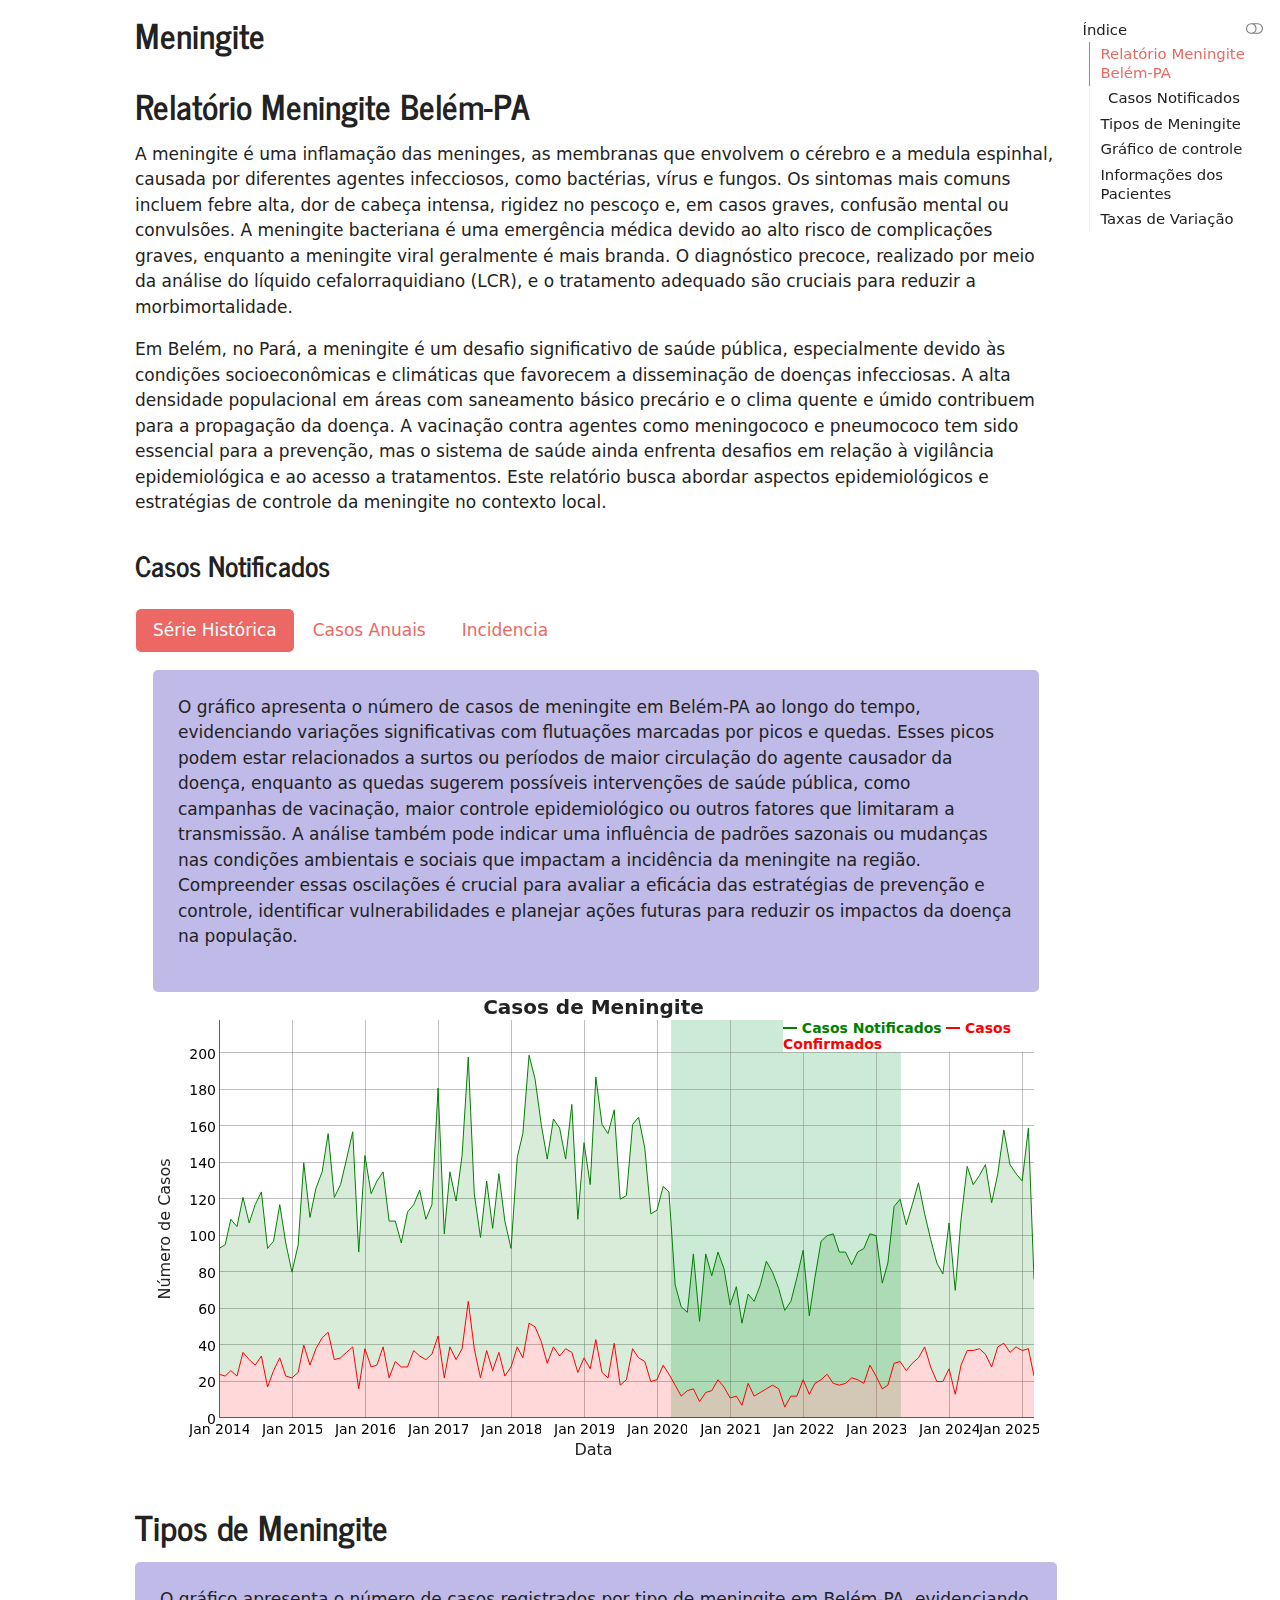
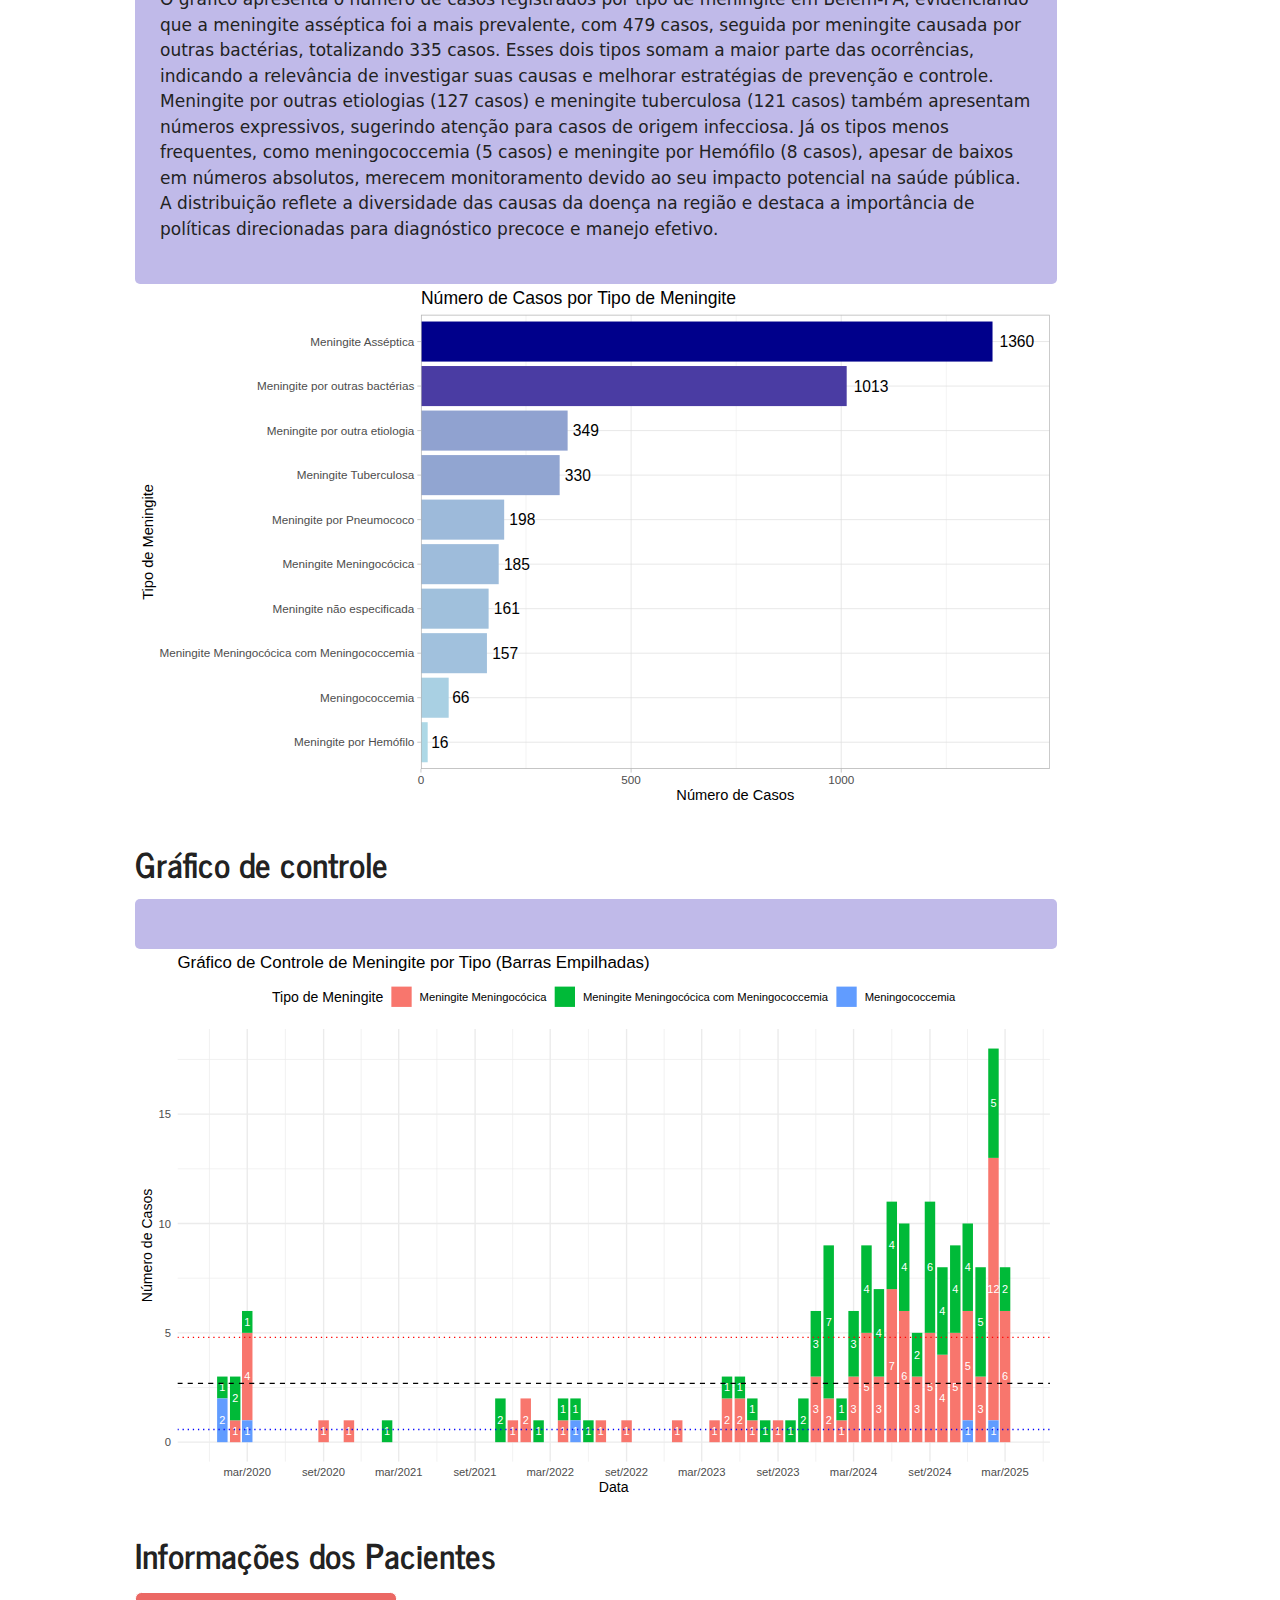
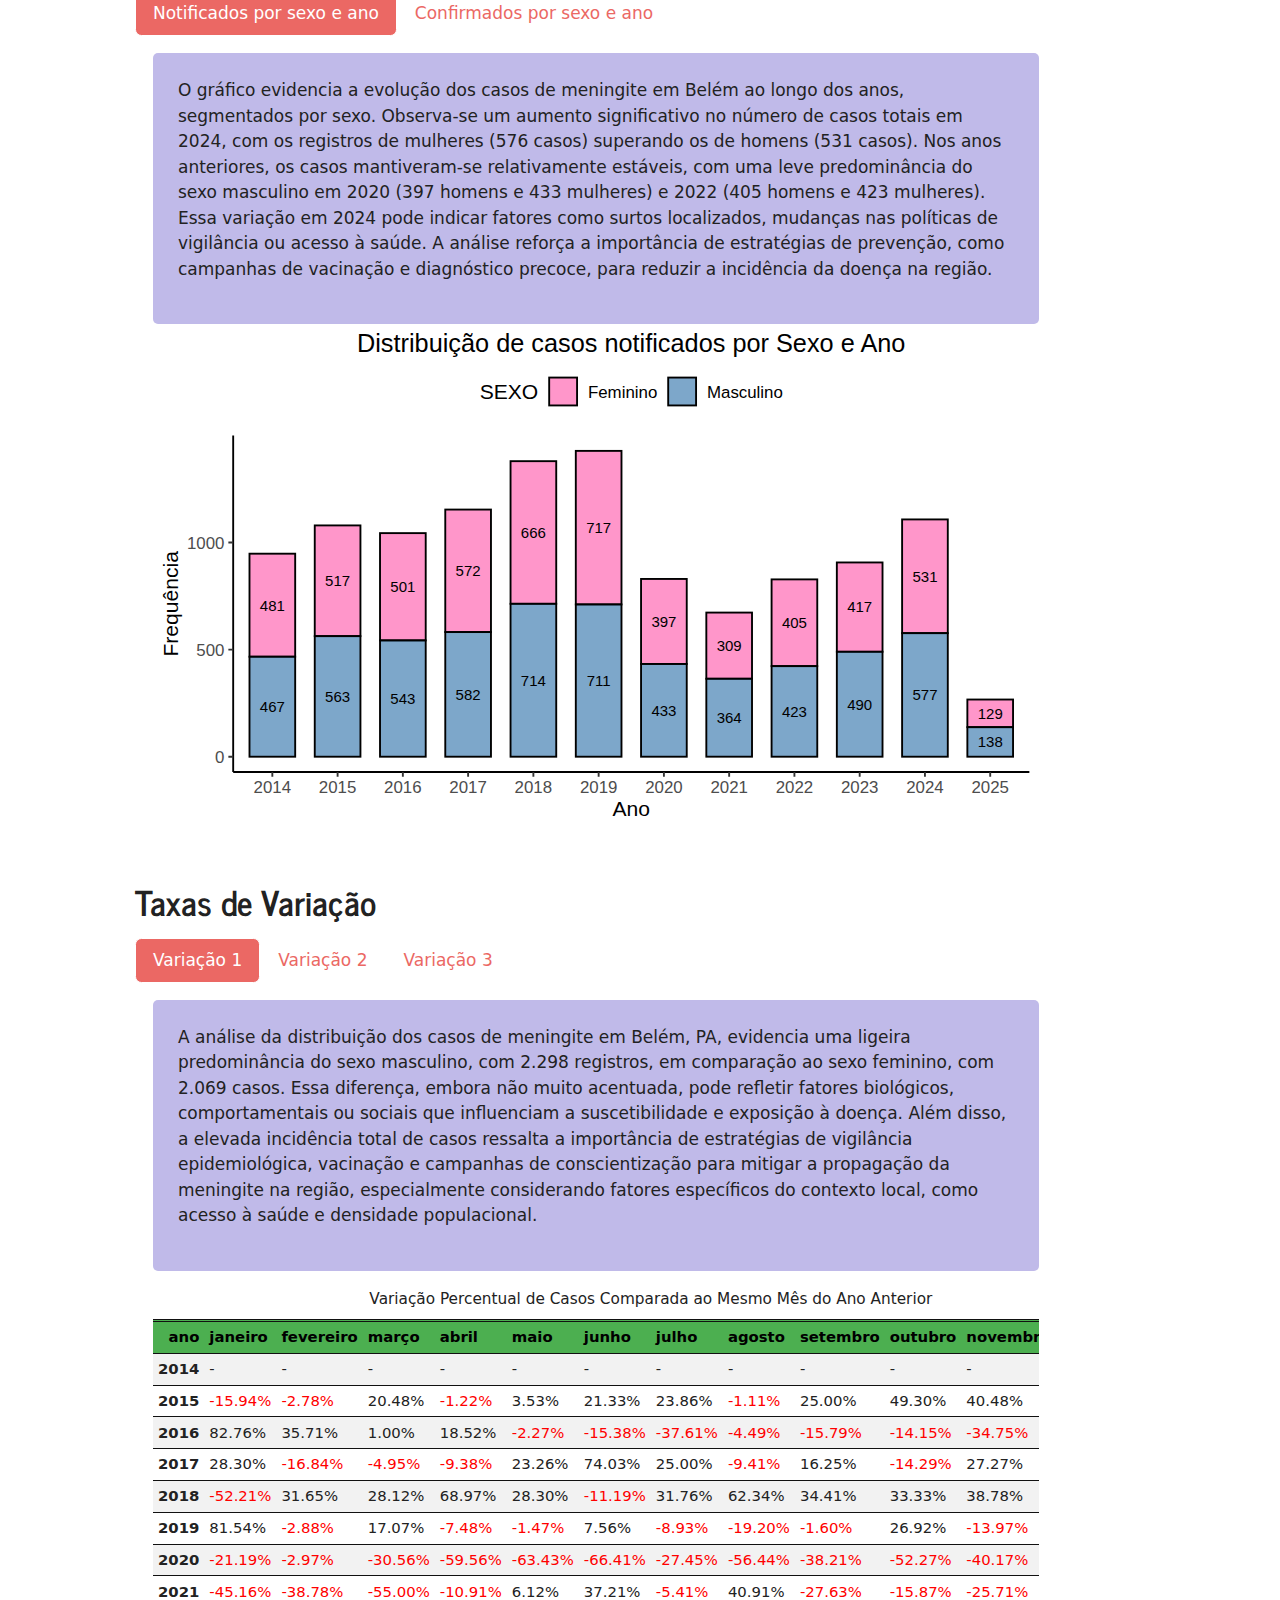
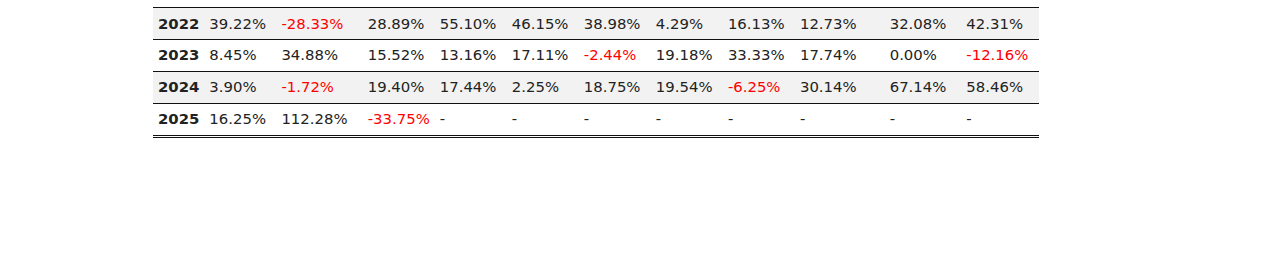
<file: index.html>
<!DOCTYPE html>
<html xmlns="http://www.w3.org/1999/xhtml" lang="pt" xml:lang="pt"><head>

<meta charset="utf-8">
<meta name="generator" content="quarto-1.6.40">

<meta name="viewport" content="width=device-width, initial-scale=1.0, user-scalable=yes">


<title>Meningite</title>
<style>
code{white-space: pre-wrap;}
span.smallcaps{font-variant: small-caps;}
div.columns{display: flex; gap: min(4vw, 1.5em);}
div.column{flex: auto; overflow-x: auto;}
div.hanging-indent{margin-left: 1.5em; text-indent: -1.5em;}
ul.task-list{list-style: none;}
ul.task-list li input[type="checkbox"] {
  width: 0.8em;
  margin: 0 0.8em 0.2em -1em; /* quarto-specific, see https://github.com/quarto-dev/quarto-cli/issues/4556 */ 
  vertical-align: middle;
}
</style>


<script src="RelatorioMeningite_files/libs/clipboard/clipboard.min.js"></script>
<script src="RelatorioMeningite_files/libs/quarto-html/quarto.js"></script>
<script src="RelatorioMeningite_files/libs/quarto-html/popper.min.js"></script>
<script src="RelatorioMeningite_files/libs/quarto-html/tippy.umd.min.js"></script>
<script src="RelatorioMeningite_files/libs/quarto-html/anchor.min.js"></script>
<link href="RelatorioMeningite_files/libs/quarto-html/tippy.css" rel="stylesheet">
<link href="RelatorioMeningite_files/libs/quarto-html/quarto-syntax-highlighting-549806ee2085284f45b00abea8c6df48.css" rel="stylesheet" class="quarto-color-scheme" id="quarto-text-highlighting-styles">
<link href="RelatorioMeningite_files/libs/quarto-html/quarto-syntax-highlighting-dark-8ea72dc5fed832574809a9c94082fbbb.css" rel="prefetch" class="quarto-color-scheme quarto-color-alternate" id="quarto-text-highlighting-styles">
<script src="RelatorioMeningite_files/libs/bootstrap/bootstrap.min.js"></script>
<link href="RelatorioMeningite_files/libs/bootstrap/bootstrap-icons.css" rel="stylesheet">
<link href="RelatorioMeningite_files/libs/bootstrap/bootstrap-6b782e8eaf1d1ea5ca3c52f93d83049b.min.css" rel="stylesheet" append-hash="true" class="quarto-color-scheme" id="quarto-bootstrap" data-mode="light">
<link href="RelatorioMeningite_files/libs/bootstrap/bootstrap-dark-18923d73bbb676875446daa413627671.min.css" rel="prefetch" append-hash="true" class="quarto-color-scheme quarto-color-alternate" id="quarto-bootstrap" data-mode="dark">
<style>html{ scroll-behavior: smooth; }</style>
<link href="RelatorioMeningite_files/libs/htmltools-fill-0.5.8.1/fill.css" rel="stylesheet">

<script src="RelatorioMeningite_files/libs/htmlwidgets-1.6.4/htmlwidgets.js"></script>

<script src="RelatorioMeningite_files/libs/jquery-1.11.1/jquery.min.js"></script>

<link href="RelatorioMeningite_files/libs/dygraphs-1.1.1/dygraph.css" rel="stylesheet">

<script src="RelatorioMeningite_files/libs/dygraphs-1.1.1/dygraph-combined.js"></script>

<script src="RelatorioMeningite_files/libs/dygraphs-1.1.1/shapes.js"></script>

<script src="RelatorioMeningite_files/libs/moment-2.8.4/moment.js"></script>

<script src="RelatorioMeningite_files/libs/moment-timezone-0.2.5/moment-timezone-with-data.js"></script>

<script src="RelatorioMeningite_files/libs/moment-fquarter-1.0.0/moment-fquarter.min.js"></script>

<script src="RelatorioMeningite_files/libs/dygraphs-binding-1.1.1.6/dygraphs.js"></script>

<script src="RelatorioMeningite_files/libs/d3-bundle-5.16.0/d3-bundle.min.js"></script>

<script src="RelatorioMeningite_files/libs/d3-lasso-0.0.5/d3-lasso.min.js"></script>

<script src="RelatorioMeningite_files/libs/save-svg-as-png-1.4.17/save-svg-as-png.min.js"></script>

<script src="RelatorioMeningite_files/libs/flatbush-4.0.0/flatbush.min.js"></script>

<link href="RelatorioMeningite_files/libs/ggiraphjs-0.4.6/ggiraphjs.min.css" rel="stylesheet">

<script src="RelatorioMeningite_files/libs/ggiraphjs-0.4.6/ggiraphjs.min.js"></script>

<script src="RelatorioMeningite_files/libs/girafe-binding-0.8.9/girafe.js"></script>

<script src="RelatorioMeningite_files/libs/kePrint-0.0.1/kePrint.js"></script>

<link href="RelatorioMeningite_files/libs/lightable-0.0.1/lightable.css" rel="stylesheet">



</head>

<body>

<div id="quarto-content" class="page-columns page-rows-contents page-layout-article">
<div id="quarto-margin-sidebar" class="sidebar margin-sidebar">
  <nav id="TOC" role="doc-toc" class="toc-active">
    <h2 id="toc-title">Índice</h2>
   
  <ul>
  <li><a href="#relatório-meningite-belém-pa" id="toc-relatório-meningite-belém-pa" class="nav-link active" data-scroll-target="#relatório-meningite-belém-pa">Relatório Meningite Belém-PA</a>
  <ul class="collapse">
  <li><a href="#casos-notificados" id="toc-casos-notificados" class="nav-link" data-scroll-target="#casos-notificados">Casos Notificados</a></li>
  </ul></li>
  <li><a href="#tipos-de-meningite" id="toc-tipos-de-meningite" class="nav-link" data-scroll-target="#tipos-de-meningite">Tipos de Meningite</a></li>
  <li><a href="#gráfico-de-controle" id="toc-gráfico-de-controle" class="nav-link" data-scroll-target="#gráfico-de-controle">Gráfico de controle</a></li>
  <li><a href="#informações-dos-pacientes" id="toc-informações-dos-pacientes" class="nav-link" data-scroll-target="#informações-dos-pacientes">Informações dos Pacientes</a></li>
  <li><a href="#taxas-de-variação" id="toc-taxas-de-variação" class="nav-link" data-scroll-target="#taxas-de-variação">Taxas de Variação</a></li>
  </ul>
</nav>
</div>
<main class="content" id="quarto-document-content">

<header id="title-block-header" class="quarto-title-block default">
<div class="quarto-title">
<h1 class="title">Meningite</h1>
</div>



<div class="quarto-title-meta">

    
  
    
  </div>
  


</header>


<section id="relatório-meningite-belém-pa" class="level1">
<h1>Relatório Meningite Belém-PA</h1>
<p>A meningite é uma inflamação das meninges, as membranas que envolvem o cérebro e a medula espinhal, causada por diferentes agentes infecciosos, como bactérias, vírus e fungos. Os sintomas mais comuns incluem febre alta, dor de cabeça intensa, rigidez no pescoço e, em casos graves, confusão mental ou convulsões. A meningite bacteriana é uma emergência médica devido ao alto risco de complicações graves, enquanto a meningite viral geralmente é mais branda. O diagnóstico precoce, realizado por meio da análise do líquido cefalorraquidiano (LCR), e o tratamento adequado são cruciais para reduzir a morbimortalidade.</p>
<p>Em Belém, no Pará, a meningite é um desafio significativo de saúde pública, especialmente devido às condições socioeconômicas e climáticas que favorecem a disseminação de doenças infecciosas. A alta densidade populacional em áreas com saneamento básico precário e o clima quente e úmido contribuem para a propagação da doença. A vacinação contra agentes como meningococo e pneumococo tem sido essencial para a prevenção, mas o sistema de saúde ainda enfrenta desafios em relação à vigilância epidemiológica e ao acesso a tratamentos. Este relatório busca abordar aspectos epidemiológicos e estratégias de controle da meningite no contexto local.</p>
<section id="casos-notificados" class="level2">
<h2 class="anchored" data-anchor-id="casos-notificados">Casos Notificados</h2>
<div class="tabset-margin-container"></div><div class="panel-tabset nav-pills">
<ul class="nav nav-tabs" role="tablist"><li class="nav-item" role="presentation"><a class="nav-link active" id="tabset-1-1-tab" data-bs-toggle="tab" data-bs-target="#tabset-1-1" role="tab" aria-controls="tabset-1-1" aria-selected="true" href="">Série Histórica</a></li><li class="nav-item" role="presentation"><a class="nav-link" id="tabset-1-2-tab" data-bs-toggle="tab" data-bs-target="#tabset-1-2" role="tab" aria-controls="tabset-1-2" aria-selected="false" href="">Casos Anuais</a></li><li class="nav-item" role="presentation"><a class="nav-link" id="tabset-1-3-tab" data-bs-toggle="tab" data-bs-target="#tabset-1-3" role="tab" aria-controls="tabset-1-3" aria-selected="false" href="">Incidencia</a></li></ul>
<div class="tab-content nav-pills">
<div id="tabset-1-1" class="tab-pane active" role="tabpanel" aria-labelledby="tabset-1-1-tab">
<style>
div.blue { background-color:#C0BAE5; border-radius: 5px; padding: 25px;}
</style>
<div class="blue">
<p>O gráfico apresenta o número de casos de meningite em Belém-PA ao longo do tempo, evidenciando variações significativas com flutuações marcadas por picos e quedas. Esses picos podem estar relacionados a surtos ou períodos de maior circulação do agente causador da doença, enquanto as quedas sugerem possíveis intervenções de saúde pública, como campanhas de vacinação, maior controle epidemiológico ou outros fatores que limitaram a transmissão. A análise também pode indicar uma influência de padrões sazonais ou mudanças nas condições ambientais e sociais que impactam a incidência da meningite na região. Compreender essas oscilações é crucial para avaliar a eficácia das estratégias de prevenção e controle, identificar vulnerabilidades e planejar ações futuras para reduzir os impactos da doença na população.</p>
</div>
<div class="cell">
<div class="cell-output-display">
<div class="dygraphs html-widget html-fill-item" id="htmlwidget-6ed2adb05fdb82c45aed" style="width:100%;height:464px;"></div>
<script type="application/json" data-for="htmlwidget-6ed2adb05fdb82c45aed">{"x":{"attrs":{"axes":{"x":{"pixelsPerLabel":60,"drawAxis":true},"y":{"drawAxis":true}},"title":"Casos de Meningite","labels":["month","Casos Notificados","Casos Confirmados"],"legend":"auto","retainDateWindow":false,"ylabel":"Número de Casos","xlabel":"Data","colors":["green","red"],"series":{"Casos Notificados":{"axis":"y"},"Casos Confirmados":{"axis":"y"}},"stackedGraph":true,"fillGraph":false,"fillAlpha":0.15,"stepPlot":false,"drawPoints":false,"pointSize":1,"drawGapEdgePoints":false,"connectSeparatedPoints":false,"strokeWidth":1,"strokeBorderColor":"white","colorValue":0.5,"colorSaturation":1,"includeZero":false,"drawAxesAtZero":false,"logscale":false,"axisTickSize":3,"axisLineColor":"black","axisLineWidth":0.3,"axisLabelColor":"black","axisLabelFontSize":14,"axisLabelWidth":60,"drawGrid":true,"gridLineWidth":0.3,"rightGap":5,"digitsAfterDecimal":2,"labelsKMB":false,"labelsKMG2":false,"labelsUTC":false,"maxNumberWidth":6,"animatedZooms":false,"mobileDisableYTouch":true,"disableZoom":false},"scale":"monthly","annotations":[{"x":"2020-03-11T00:00:00.000Z","shortText":"Pandemia COVID-19","text":"Casos","attachAtBottom":false,"series":"Casos_Confirmados"}],"shadings":[{"from":"2020-03-11T00:00:00.000Z","to":"2023-05-05T00:00:00.000Z","color":"#CCEBD6","axis":"x"}],"events":[],"format":"date","data":[["2014-01-01T00:00:00.000Z","2014-02-01T00:00:00.000Z","2014-03-01T00:00:00.000Z","2014-04-01T00:00:00.000Z","2014-05-01T00:00:00.000Z","2014-06-01T00:00:00.000Z","2014-07-01T00:00:00.000Z","2014-08-01T00:00:00.000Z","2014-09-01T00:00:00.000Z","2014-10-01T00:00:00.000Z","2014-11-01T00:00:00.000Z","2014-12-01T00:00:00.000Z","2015-01-01T00:00:00.000Z","2015-02-01T00:00:00.000Z","2015-03-01T00:00:00.000Z","2015-04-01T00:00:00.000Z","2015-05-01T00:00:00.000Z","2015-06-01T00:00:00.000Z","2015-07-01T00:00:00.000Z","2015-08-01T00:00:00.000Z","2015-09-01T00:00:00.000Z","2015-10-01T00:00:00.000Z","2015-11-01T00:00:00.000Z","2015-12-01T00:00:00.000Z","2016-01-01T00:00:00.000Z","2016-02-01T00:00:00.000Z","2016-03-01T00:00:00.000Z","2016-04-01T00:00:00.000Z","2016-05-01T00:00:00.000Z","2016-06-01T00:00:00.000Z","2016-07-01T00:00:00.000Z","2016-08-01T00:00:00.000Z","2016-09-01T00:00:00.000Z","2016-10-01T00:00:00.000Z","2016-11-01T00:00:00.000Z","2016-12-01T00:00:00.000Z","2017-01-01T00:00:00.000Z","2017-02-01T00:00:00.000Z","2017-03-01T00:00:00.000Z","2017-04-01T00:00:00.000Z","2017-05-01T00:00:00.000Z","2017-06-01T00:00:00.000Z","2017-07-01T00:00:00.000Z","2017-08-01T00:00:00.000Z","2017-09-01T00:00:00.000Z","2017-10-01T00:00:00.000Z","2017-11-01T00:00:00.000Z","2017-12-01T00:00:00.000Z","2018-01-01T00:00:00.000Z","2018-02-01T00:00:00.000Z","2018-03-01T00:00:00.000Z","2018-04-01T00:00:00.000Z","2018-05-01T00:00:00.000Z","2018-06-01T00:00:00.000Z","2018-07-01T00:00:00.000Z","2018-08-01T00:00:00.000Z","2018-09-01T00:00:00.000Z","2018-10-01T00:00:00.000Z","2018-11-01T00:00:00.000Z","2018-12-01T00:00:00.000Z","2019-01-01T00:00:00.000Z","2019-02-01T00:00:00.000Z","2019-03-01T00:00:00.000Z","2019-04-01T00:00:00.000Z","2019-05-01T00:00:00.000Z","2019-06-01T00:00:00.000Z","2019-07-01T00:00:00.000Z","2019-08-01T00:00:00.000Z","2019-09-01T00:00:00.000Z","2019-10-01T00:00:00.000Z","2019-11-01T00:00:00.000Z","2019-12-01T00:00:00.000Z","2020-01-01T00:00:00.000Z","2020-02-01T00:00:00.000Z","2020-03-01T00:00:00.000Z","2020-04-01T00:00:00.000Z","2020-05-01T00:00:00.000Z","2020-06-01T00:00:00.000Z","2020-07-01T00:00:00.000Z","2020-08-01T00:00:00.000Z","2020-09-01T00:00:00.000Z","2020-10-01T00:00:00.000Z","2020-11-01T00:00:00.000Z","2020-12-01T00:00:00.000Z","2021-01-01T00:00:00.000Z","2021-02-01T00:00:00.000Z","2021-03-01T00:00:00.000Z","2021-04-01T00:00:00.000Z","2021-05-01T00:00:00.000Z","2021-06-01T00:00:00.000Z","2021-07-01T00:00:00.000Z","2021-08-01T00:00:00.000Z","2021-09-01T00:00:00.000Z","2021-10-01T00:00:00.000Z","2021-11-01T00:00:00.000Z","2021-12-01T00:00:00.000Z","2022-01-01T00:00:00.000Z","2022-02-01T00:00:00.000Z","2022-03-01T00:00:00.000Z","2022-04-01T00:00:00.000Z","2022-05-01T00:00:00.000Z","2022-06-01T00:00:00.000Z","2022-07-01T00:00:00.000Z","2022-08-01T00:00:00.000Z","2022-09-01T00:00:00.000Z","2022-10-01T00:00:00.000Z","2022-11-01T00:00:00.000Z","2022-12-01T00:00:00.000Z","2023-01-01T00:00:00.000Z","2023-02-01T00:00:00.000Z","2023-03-01T00:00:00.000Z","2023-04-01T00:00:00.000Z","2023-05-01T00:00:00.000Z","2023-06-01T00:00:00.000Z","2023-07-01T00:00:00.000Z","2023-08-01T00:00:00.000Z","2023-09-01T00:00:00.000Z","2023-10-01T00:00:00.000Z","2023-11-01T00:00:00.000Z","2023-12-01T00:00:00.000Z","2024-01-01T00:00:00.000Z","2024-02-01T00:00:00.000Z","2024-03-01T00:00:00.000Z","2024-04-01T00:00:00.000Z","2024-05-01T00:00:00.000Z","2024-06-01T00:00:00.000Z","2024-07-01T00:00:00.000Z","2024-08-01T00:00:00.000Z","2024-09-01T00:00:00.000Z","2024-10-01T00:00:00.000Z","2024-11-01T00:00:00.000Z","2024-12-01T00:00:00.000Z","2025-01-01T00:00:00.000Z","2025-02-01T00:00:00.000Z","2025-03-01T00:00:00.000Z"],[69,72,83,82,85,75,88,90,76,71,84,73,58,70,100,81,88,91,109,89,95,106,118,75,106,95,101,96,86,77,68,85,80,91,77,82,136,79,96,87,106,134,85,77,93,78,98,85,65,104,123,147,136,119,112,125,125,104,136,84,118,101,144,136,134,128,102,101,123,132,117,92,93,98,100,55,49,43,74,44,76,63,70,65,51,60,45,49,52,59,70,62,55,53,52,65,71,43,58,76,76,82,73,72,62,70,74,72,77,58,67,86,89,80,87,96,73,70,65,59,80,57,80,101,91,95,104,90,95,117,103,95,93,121,53],[24,23,26,23,36,32,29,34,17,26,33,23,22,25,40,29,38,44,47,32,33,36,39,16,38,28,29,39,22,31,28,28,37,34,32,35,45,22,39,32,38,64,38,22,37,26,36,23,28,39,33,52,50,42,30,39,34,38,36,25,33,27,43,25,22,41,18,21,38,33,31,20,21,29,24,18,12,15,16,9,14,15,21,17,11,12,7,19,12,14,16,18,16,6,12,12,21,13,19,21,24,19,18,19,22,21,19,29,23,16,18,30,31,26,30,33,39,28,20,20,27,13,29,37,37,38,35,28,39,41,36,39,37,38,23]],"fixedtz":false,"tzone":"UTC"},"evals":[],"jsHooks":[]}</script>
</div>
</div>
</div>
<div id="tabset-1-2" class="tab-pane" role="tabpanel" aria-labelledby="tabset-1-2-tab">
<style>
div.blue { background-color:#C0BAE9; border-radius: 5px; padding: 25px;}
</style>
<div class="blue">
<p>O gráfico apresenta os casos de meningite em Belém entre 2020 e 2025, destacando variações significativas ao longo dos anos. Em 2020, foram registrados 830 casos, mas houve uma queda de 18,9% em 2021, totalizando 673 casos. Em 2022, os números voltaram a subir, registrando 829 casos, quase equivalente a 2020, com um aumento de 23,2% em relação ao ano anterior. Em 2023, houve um crescimento de 9,4%, atingindo 907 casos. Em 2024, o aumento foi ainda mais acentuado, de 22,1%, com 1.107 casos, o maior número registrado no período. No entanto, em 2025, observa-se uma redução abrupta para 22 casos, representando uma queda de 98% em comparação com 2024, o que pode indicar uma intervenção significativa ou uma alteração nos critérios de notificação.</p>
</div>
<div class="cell">
<div class="cell-output-display">
<div class="girafe html-widget html-fill-item" id="htmlwidget-dc2fb2138adf5bdeaa71" style="width:100%;height:278px;"></div>
<script type="application/json" data-for="htmlwidget-dc2fb2138adf5bdeaa71">{"x":{"html":"<?xml version=\"1.0\" encoding=\"UTF-8\"?>\n<svg xmlns='http://www.w3.org/2000/svg' xmlns:xlink='http://www.w3.org/1999/xlink' class='ggiraph-svg' role='graphics-document' id='svg_75cc01c3_9030_4e76_b5ad_ec0640bbbf13' viewBox='0 0 504 216'>\n <defs id='svg_75cc01c3_9030_4e76_b5ad_ec0640bbbf13_defs'>\n  <clipPath id='svg_75cc01c3_9030_4e76_b5ad_ec0640bbbf13_c1'>\n   <rect x='0' y='0' width='504' height='216'/>\n  <\/clipPath>\n  <clipPath id='svg_75cc01c3_9030_4e76_b5ad_ec0640bbbf13_c2'>\n   <rect x='31.21' y='16.85' width='468.81' height='176.25'/>\n  <\/clipPath>\n <\/defs>\n <g id='svg_75cc01c3_9030_4e76_b5ad_ec0640bbbf13_rootg' class='ggiraph-svg-rootg'>\n  <g clip-path='url(#svg_75cc01c3_9030_4e76_b5ad_ec0640bbbf13_c1)'>\n   <rect x='0' y='0' width='504' height='216' fill='#FFFFFF' fill-opacity='1' stroke='#FFFFFF' stroke-opacity='1' stroke-width='0.75' stroke-linejoin='round' stroke-linecap='round' class='ggiraph-svg-bg'/>\n   <rect x='0' y='0' width='504' height='216' fill='#FFFFFF' fill-opacity='1' stroke='#FFFFFF' stroke-opacity='1' stroke-width='0.78' stroke-linejoin='round' stroke-linecap='round'/>\n  <\/g>\n  <g clip-path='url(#svg_75cc01c3_9030_4e76_b5ad_ec0640bbbf13_c2)'>\n   <rect x='31.21' y='16.85' width='468.81' height='176.25' fill='#FFFFFF' fill-opacity='1' stroke='none'/>\n   <polyline points='31.21,157.04 500.01,157.04' fill='none' stroke='#DEDEDE' stroke-opacity='1' stroke-width='0.19' stroke-linejoin='round' stroke-linecap='butt'/>\n   <polyline points='31.21,100.94 500.01,100.94' fill='none' stroke='#DEDEDE' stroke-opacity='1' stroke-width='0.19' stroke-linejoin='round' stroke-linecap='butt'/>\n   <polyline points='31.21,44.84 500.01,44.84' fill='none' stroke='#DEDEDE' stroke-opacity='1' stroke-width='0.19' stroke-linejoin='round' stroke-linecap='butt'/>\n   <polyline points='31.21,185.09 500.01,185.09' fill='none' stroke='#DEDEDE' stroke-opacity='1' stroke-width='0.39' stroke-linejoin='round' stroke-linecap='butt'/>\n   <polyline points='31.21,128.99 500.01,128.99' fill='none' stroke='#DEDEDE' stroke-opacity='1' stroke-width='0.39' stroke-linejoin='round' stroke-linecap='butt'/>\n   <polyline points='31.21,72.89 500.01,72.89' fill='none' stroke='#DEDEDE' stroke-opacity='1' stroke-width='0.39' stroke-linejoin='round' stroke-linecap='butt'/>\n   <polyline points='54.26,193.10 54.26,16.85' fill='none' stroke='#DEDEDE' stroke-opacity='1' stroke-width='0.39' stroke-linejoin='round' stroke-linecap='butt'/>\n   <polyline points='92.69,193.10 92.69,16.85' fill='none' stroke='#DEDEDE' stroke-opacity='1' stroke-width='0.39' stroke-linejoin='round' stroke-linecap='butt'/>\n   <polyline points='131.12,193.10 131.12,16.85' fill='none' stroke='#DEDEDE' stroke-opacity='1' stroke-width='0.39' stroke-linejoin='round' stroke-linecap='butt'/>\n   <polyline points='169.54,193.10 169.54,16.85' fill='none' stroke='#DEDEDE' stroke-opacity='1' stroke-width='0.39' stroke-linejoin='round' stroke-linecap='butt'/>\n   <polyline points='207.97,193.10 207.97,16.85' fill='none' stroke='#DEDEDE' stroke-opacity='1' stroke-width='0.39' stroke-linejoin='round' stroke-linecap='butt'/>\n   <polyline points='246.40,193.10 246.40,16.85' fill='none' stroke='#DEDEDE' stroke-opacity='1' stroke-width='0.39' stroke-linejoin='round' stroke-linecap='butt'/>\n   <polyline points='284.82,193.10 284.82,16.85' fill='none' stroke='#DEDEDE' stroke-opacity='1' stroke-width='0.39' stroke-linejoin='round' stroke-linecap='butt'/>\n   <polyline points='323.25,193.10 323.25,16.85' fill='none' stroke='#DEDEDE' stroke-opacity='1' stroke-width='0.39' stroke-linejoin='round' stroke-linecap='butt'/>\n   <polyline points='361.68,193.10 361.68,16.85' fill='none' stroke='#DEDEDE' stroke-opacity='1' stroke-width='0.39' stroke-linejoin='round' stroke-linecap='butt'/>\n   <polyline points='400.11,193.10 400.11,16.85' fill='none' stroke='#DEDEDE' stroke-opacity='1' stroke-width='0.39' stroke-linejoin='round' stroke-linecap='butt'/>\n   <polyline points='438.53,193.10 438.53,16.85' fill='none' stroke='#DEDEDE' stroke-opacity='1' stroke-width='0.39' stroke-linejoin='round' stroke-linecap='butt'/>\n   <polyline points='476.96,193.10 476.96,16.85' fill='none' stroke='#DEDEDE' stroke-opacity='1' stroke-width='0.39' stroke-linejoin='round' stroke-linecap='butt'/>\n   <rect id='svg_75cc01c3_9030_4e76_b5ad_ec0640bbbf13_e1' x='36.97' y='78.72' width='34.58' height='106.37' fill='#4682B4' fill-opacity='1' stroke='none' title='Ano: 2014 &amp;lt;br&amp;gt;Total de Casos: 948' data-id='2014'/>\n   <rect id='svg_75cc01c3_9030_4e76_b5ad_ec0640bbbf13_e2' x='75.4' y='63.91' width='34.58' height='121.18' fill='#4682B4' fill-opacity='1' stroke='none' title='Ano: 2015 &amp;lt;br&amp;gt;Total de Casos: 1080' data-id='2015'/>\n   <rect id='svg_75cc01c3_9030_4e76_b5ad_ec0640bbbf13_e3' x='113.83' y='67.95' width='34.58' height='117.14' fill='#4682B4' fill-opacity='1' stroke='none' title='Ano: 2016 &amp;lt;br&amp;gt;Total de Casos: 1044' data-id='2016'/>\n   <rect id='svg_75cc01c3_9030_4e76_b5ad_ec0640bbbf13_e4' x='152.25' y='55.61' width='34.58' height='129.48' fill='#4682B4' fill-opacity='1' stroke='none' title='Ano: 2017 &amp;lt;br&amp;gt;Total de Casos: 1154' data-id='2017'/>\n   <rect id='svg_75cc01c3_9030_4e76_b5ad_ec0640bbbf13_e5' x='190.68' y='30.25' width='34.58' height='154.84' fill='#4682B4' fill-opacity='1' stroke='none' title='Ano: 2018 &amp;lt;br&amp;gt;Total de Casos: 1380' data-id='2018'/>\n   <rect id='svg_75cc01c3_9030_4e76_b5ad_ec0640bbbf13_e6' x='229.11' y='24.87' width='34.58' height='160.22' fill='#4682B4' fill-opacity='1' stroke='none' title='Ano: 2019 &amp;lt;br&amp;gt;Total de Casos: 1428' data-id='2019'/>\n   <rect id='svg_75cc01c3_9030_4e76_b5ad_ec0640bbbf13_e7' x='267.53' y='91.96' width='34.58' height='93.13' fill='#4682B4' fill-opacity='1' stroke='none' title='Ano: 2020 &amp;lt;br&amp;gt;Total de Casos: 830' data-id='2020'/>\n   <rect id='svg_75cc01c3_9030_4e76_b5ad_ec0640bbbf13_e8' x='305.96' y='109.58' width='34.58' height='75.51' fill='#4682B4' fill-opacity='1' stroke='none' title='Ano: 2021 &amp;lt;br&amp;gt;Total de Casos: 673' data-id='2021'/>\n   <rect id='svg_75cc01c3_9030_4e76_b5ad_ec0640bbbf13_e9' x='344.39' y='92.07' width='34.58' height='93.02' fill='#4682B4' fill-opacity='1' stroke='none' title='Ano: 2022 &amp;lt;br&amp;gt;Total de Casos: 829' data-id='2022'/>\n   <rect id='svg_75cc01c3_9030_4e76_b5ad_ec0640bbbf13_e10' x='382.81' y='83.32' width='34.58' height='101.77' fill='#4682B4' fill-opacity='1' stroke='none' title='Ano: 2023 &amp;lt;br&amp;gt;Total de Casos: 907' data-id='2023'/>\n   <rect id='svg_75cc01c3_9030_4e76_b5ad_ec0640bbbf13_e11' x='421.24' y='60.77' width='34.58' height='124.32' fill='#4682B4' fill-opacity='1' stroke='none' title='Ano: 2024 &amp;lt;br&amp;gt;Total de Casos: 1108' data-id='2024'/>\n   <rect id='svg_75cc01c3_9030_4e76_b5ad_ec0640bbbf13_e12' x='459.67' y='155.13' width='34.58' height='29.96' fill='#4682B4' fill-opacity='1' stroke='none' title='Ano: 2025 &amp;lt;br&amp;gt;Total de Casos: 267' data-id='2025'/>\n   <text id='svg_75cc01c3_9030_4e76_b5ad_ec0640bbbf13_e13' x='47.15' y='75.67' font-size='6.4pt' font-family='Arial' title='Casos: 948' data-id='2014'>948<\/text>\n   <text id='svg_75cc01c3_9030_4e76_b5ad_ec0640bbbf13_e14' x='83.2' y='60.86' font-size='6.4pt' font-family='Arial' title='Casos: 1080' data-id='2015'>1080<\/text>\n   <text id='svg_75cc01c3_9030_4e76_b5ad_ec0640bbbf13_e15' x='121.63' y='64.9' font-size='6.4pt' font-family='Arial' title='Casos: 1044' data-id='2016'>1044<\/text>\n   <text id='svg_75cc01c3_9030_4e76_b5ad_ec0640bbbf13_e16' x='160.37' y='52.55' font-size='6.4pt' font-family='Arial' title='Casos: 1154' data-id='2017'>1154<\/text>\n   <text id='svg_75cc01c3_9030_4e76_b5ad_ec0640bbbf13_e17' x='198.48' y='27.2' font-size='6.4pt' font-family='Arial' title='Casos: 1380' data-id='2018'>1380<\/text>\n   <text id='svg_75cc01c3_9030_4e76_b5ad_ec0640bbbf13_e18' x='236.91' y='21.81' font-size='6.4pt' font-family='Arial' title='Casos: 1428' data-id='2019'>1428<\/text>\n   <text id='svg_75cc01c3_9030_4e76_b5ad_ec0640bbbf13_e19' x='277.71' y='88.91' font-size='6.4pt' font-family='Arial' title='Casos: 830' data-id='2020'>830<\/text>\n   <text id='svg_75cc01c3_9030_4e76_b5ad_ec0640bbbf13_e20' x='316.13' y='106.52' font-size='6.4pt' font-family='Arial' title='Casos: 673' data-id='2021'>673<\/text>\n   <text id='svg_75cc01c3_9030_4e76_b5ad_ec0640bbbf13_e21' x='354.56' y='89.02' font-size='6.4pt' font-family='Arial' title='Casos: 829' data-id='2022'>829<\/text>\n   <text id='svg_75cc01c3_9030_4e76_b5ad_ec0640bbbf13_e22' x='392.99' y='80.27' font-size='6.4pt' font-family='Arial' title='Casos: 907' data-id='2023'>907<\/text>\n   <text id='svg_75cc01c3_9030_4e76_b5ad_ec0640bbbf13_e23' x='429.36' y='57.71' font-size='6.4pt' font-family='Arial' title='Casos: 1108' data-id='2024'>1108<\/text>\n   <text id='svg_75cc01c3_9030_4e76_b5ad_ec0640bbbf13_e24' x='469.84' y='152.08' font-size='6.4pt' font-family='Arial' title='Casos: 267' data-id='2025'>267<\/text>\n   <rect x='31.21' y='16.85' width='468.81' height='176.25' fill='none' stroke='#B3B3B3' stroke-opacity='1' stroke-width='0.78' stroke-linejoin='round' stroke-linecap='round'/>\n  <\/g>\n  <g clip-path='url(#svg_75cc01c3_9030_4e76_b5ad_ec0640bbbf13_c1)'>\n   <text x='24.06' y='187.38' font-size='4.8pt' font-family='Arial' fill='#4D4D4D' fill-opacity='1'>0<\/text>\n   <text x='16.95' y='131.28' font-size='4.8pt' font-family='Arial' fill='#4D4D4D' fill-opacity='1'>500<\/text>\n   <text x='13.39' y='75.18' font-size='4.8pt' font-family='Arial' fill='#4D4D4D' fill-opacity='1'>1000<\/text>\n   <polyline points='29.21,185.09 31.21,185.09' fill='none' stroke='#B3B3B3' stroke-opacity='1' stroke-width='0.39' stroke-linejoin='round' stroke-linecap='butt'/>\n   <polyline points='29.21,128.99 31.21,128.99' fill='none' stroke='#B3B3B3' stroke-opacity='1' stroke-width='0.39' stroke-linejoin='round' stroke-linecap='butt'/>\n   <polyline points='29.21,72.89 31.21,72.89' fill='none' stroke='#B3B3B3' stroke-opacity='1' stroke-width='0.39' stroke-linejoin='round' stroke-linecap='butt'/>\n   <polyline points='54.26,195.09 54.26,193.10' fill='none' stroke='#B3B3B3' stroke-opacity='1' stroke-width='0.39' stroke-linejoin='round' stroke-linecap='butt'/>\n   <polyline points='92.69,195.09 92.69,193.10' fill='none' stroke='#B3B3B3' stroke-opacity='1' stroke-width='0.39' stroke-linejoin='round' stroke-linecap='butt'/>\n   <polyline points='131.12,195.09 131.12,193.10' fill='none' stroke='#B3B3B3' stroke-opacity='1' stroke-width='0.39' stroke-linejoin='round' stroke-linecap='butt'/>\n   <polyline points='169.54,195.09 169.54,193.10' fill='none' stroke='#B3B3B3' stroke-opacity='1' stroke-width='0.39' stroke-linejoin='round' stroke-linecap='butt'/>\n   <polyline points='207.97,195.09 207.97,193.10' fill='none' stroke='#B3B3B3' stroke-opacity='1' stroke-width='0.39' stroke-linejoin='round' stroke-linecap='butt'/>\n   <polyline points='246.40,195.09 246.40,193.10' fill='none' stroke='#B3B3B3' stroke-opacity='1' stroke-width='0.39' stroke-linejoin='round' stroke-linecap='butt'/>\n   <polyline points='284.82,195.09 284.82,193.10' fill='none' stroke='#B3B3B3' stroke-opacity='1' stroke-width='0.39' stroke-linejoin='round' stroke-linecap='butt'/>\n   <polyline points='323.25,195.09 323.25,193.10' fill='none' stroke='#B3B3B3' stroke-opacity='1' stroke-width='0.39' stroke-linejoin='round' stroke-linecap='butt'/>\n   <polyline points='361.68,195.09 361.68,193.10' fill='none' stroke='#B3B3B3' stroke-opacity='1' stroke-width='0.39' stroke-linejoin='round' stroke-linecap='butt'/>\n   <polyline points='400.11,195.09 400.11,193.10' fill='none' stroke='#B3B3B3' stroke-opacity='1' stroke-width='0.39' stroke-linejoin='round' stroke-linecap='butt'/>\n   <polyline points='438.53,195.09 438.53,193.10' fill='none' stroke='#B3B3B3' stroke-opacity='1' stroke-width='0.39' stroke-linejoin='round' stroke-linecap='butt'/>\n   <polyline points='476.96,195.09 476.96,193.10' fill='none' stroke='#B3B3B3' stroke-opacity='1' stroke-width='0.39' stroke-linejoin='round' stroke-linecap='butt'/>\n   <text x='47.15' y='201.27' font-size='4.8pt' font-family='Arial' fill='#4D4D4D' fill-opacity='1'>2014<\/text>\n   <text x='85.58' y='201.27' font-size='4.8pt' font-family='Arial' fill='#4D4D4D' fill-opacity='1'>2015<\/text>\n   <text x='124' y='201.27' font-size='4.8pt' font-family='Arial' fill='#4D4D4D' fill-opacity='1'>2016<\/text>\n   <text x='162.43' y='201.27' font-size='4.8pt' font-family='Arial' fill='#4D4D4D' fill-opacity='1'>2017<\/text>\n   <text x='200.86' y='201.27' font-size='4.8pt' font-family='Arial' fill='#4D4D4D' fill-opacity='1'>2018<\/text>\n   <text x='239.28' y='201.27' font-size='4.8pt' font-family='Arial' fill='#4D4D4D' fill-opacity='1'>2019<\/text>\n   <text x='277.71' y='201.27' font-size='4.8pt' font-family='Arial' fill='#4D4D4D' fill-opacity='1'>2020<\/text>\n   <text x='316.14' y='201.27' font-size='4.8pt' font-family='Arial' fill='#4D4D4D' fill-opacity='1'>2021<\/text>\n   <text x='354.56' y='201.27' font-size='4.8pt' font-family='Arial' fill='#4D4D4D' fill-opacity='1'>2022<\/text>\n   <text x='392.99' y='201.27' font-size='4.8pt' font-family='Arial' fill='#4D4D4D' fill-opacity='1'>2023<\/text>\n   <text x='431.42' y='201.27' font-size='4.8pt' font-family='Arial' fill='#4D4D4D' fill-opacity='1'>2024<\/text>\n   <text x='469.85' y='201.27' font-size='4.8pt' font-family='Arial' fill='#4D4D4D' fill-opacity='1'>2025<\/text>\n   <text x='258.49' y='210.33' font-size='6pt' font-family='Arial'>Ano<\/text>\n   <text transform='translate(9.72,137.22) rotate(-90.00)' font-size='6pt' font-family='Arial'>Número de Casos<\/text>\n   <text x='31.21' y='10.85' font-size='7.2pt' font-family='Arial'>Total de Casos por Ano<\/text>\n  <\/g>\n <\/g>\n<\/svg>","js":null,"uid":"svg_75cc01c3_9030_4e76_b5ad_ec0640bbbf13","ratio":2.333333333333333,"settings":{"tooltip":{"css":".tooltip_SVGID_ { padding:5px;background:black;color:white;border-radius:2px;text-align:left; ; position:absolute;pointer-events:none;z-index:999;}","placement":"doc","opacity":0.9,"offx":10,"offy":10,"use_cursor_pos":true,"use_fill":false,"use_stroke":false,"delay_over":200,"delay_out":500},"hover":{"css":".hover_data_SVGID_ { fill:orange;stroke:black;cursor:pointer; }\ntext.hover_data_SVGID_ { stroke:none;fill:orange; }\ncircle.hover_data_SVGID_ { fill:orange;stroke:black; }\nline.hover_data_SVGID_, polyline.hover_data_SVGID_ { fill:none;stroke:orange; }\nrect.hover_data_SVGID_, polygon.hover_data_SVGID_, path.hover_data_SVGID_ { fill:orange;stroke:none; }\nimage.hover_data_SVGID_ { stroke:orange; }","reactive":true,"nearest_distance":null},"hover_inv":{"css":""},"hover_key":{"css":".hover_key_SVGID_ { fill:orange;stroke:black;cursor:pointer; }\ntext.hover_key_SVGID_ { stroke:none;fill:orange; }\ncircle.hover_key_SVGID_ { fill:orange;stroke:black; }\nline.hover_key_SVGID_, polyline.hover_key_SVGID_ { fill:none;stroke:orange; }\nrect.hover_key_SVGID_, polygon.hover_key_SVGID_, path.hover_key_SVGID_ { fill:orange;stroke:none; }\nimage.hover_key_SVGID_ { stroke:orange; }","reactive":true},"hover_theme":{"css":".hover_theme_SVGID_ { fill:orange;stroke:black;cursor:pointer; }\ntext.hover_theme_SVGID_ { stroke:none;fill:orange; }\ncircle.hover_theme_SVGID_ { fill:orange;stroke:black; }\nline.hover_theme_SVGID_, polyline.hover_theme_SVGID_ { fill:none;stroke:orange; }\nrect.hover_theme_SVGID_, polygon.hover_theme_SVGID_, path.hover_theme_SVGID_ { fill:orange;stroke:none; }\nimage.hover_theme_SVGID_ { stroke:orange; }","reactive":true},"select":{"css":".select_data_SVGID_ { fill:red;stroke:black;cursor:pointer; }\ntext.select_data_SVGID_ { stroke:none;fill:red; }\ncircle.select_data_SVGID_ { fill:red;stroke:black; }\nline.select_data_SVGID_, polyline.select_data_SVGID_ { fill:none;stroke:red; }\nrect.select_data_SVGID_, polygon.select_data_SVGID_, path.select_data_SVGID_ { fill:red;stroke:none; }\nimage.select_data_SVGID_ { stroke:red; }","type":"multiple","only_shiny":true,"selected":[]},"select_inv":{"css":""},"select_key":{"css":".select_key_SVGID_ { fill:red;stroke:black;cursor:pointer; }\ntext.select_key_SVGID_ { stroke:none;fill:red; }\ncircle.select_key_SVGID_ { fill:red;stroke:black; }\nline.select_key_SVGID_, polyline.select_key_SVGID_ { fill:none;stroke:red; }\nrect.select_key_SVGID_, polygon.select_key_SVGID_, path.select_key_SVGID_ { fill:red;stroke:none; }\nimage.select_key_SVGID_ { stroke:red; }","type":"single","only_shiny":true,"selected":[]},"select_theme":{"css":".select_theme_SVGID_ { fill:red;stroke:black;cursor:pointer; }\ntext.select_theme_SVGID_ { stroke:none;fill:red; }\ncircle.select_theme_SVGID_ { fill:red;stroke:black; }\nline.select_theme_SVGID_, polyline.select_theme_SVGID_ { fill:none;stroke:red; }\nrect.select_theme_SVGID_, polygon.select_theme_SVGID_, path.select_theme_SVGID_ { fill:red;stroke:none; }\nimage.select_theme_SVGID_ { stroke:red; }","type":"single","only_shiny":true,"selected":[]},"zoom":{"min":1,"max":1,"duration":300},"toolbar":{"position":"topright","pngname":"diagram","tooltips":null,"hidden":[],"delay_over":200,"delay_out":500},"sizing":{"rescale":true,"width":1}}},"evals":[],"jsHooks":[]}</script>
</div>
</div>
</div>
<div id="tabset-1-3" class="tab-pane" role="tabpanel" aria-labelledby="tabset-1-3-tab">
<div class="cell">
<div class="cell-output-display">
<div class="dygraphs html-widget html-fill-item" id="htmlwidget-251872794128a2ca28c0" style="width:100%;height:464px;"></div>
<script type="application/json" data-for="htmlwidget-251872794128a2ca28c0">{"x":{"attrs":{"axes":{"x":{"pixelsPerLabel":60,"drawAxis":true},"y":{"drawAxis":true}},"title":"Casos de Meningite","labels":["month","Casos Confirmados","Incidencia"],"legend":"auto","retainDateWindow":false,"ylabel":"Número de Casos","xlabel":"Data","colors":["red","green"],"series":{"Casos Confirmados":{"axis":"y"},"Incidencia":{"axis":"y"}},"stackedGraph":true,"fillGraph":false,"fillAlpha":0.15,"stepPlot":false,"drawPoints":false,"pointSize":1,"drawGapEdgePoints":false,"connectSeparatedPoints":false,"strokeWidth":1,"strokeBorderColor":"white","colorValue":0.5,"colorSaturation":1,"includeZero":false,"drawAxesAtZero":false,"logscale":false,"axisTickSize":3,"axisLineColor":"black","axisLineWidth":0.3,"axisLabelColor":"black","axisLabelFontSize":14,"axisLabelWidth":60,"drawGrid":true,"gridLineWidth":0.3,"rightGap":5,"digitsAfterDecimal":2,"labelsKMB":false,"labelsKMG2":false,"labelsUTC":false,"maxNumberWidth":6,"animatedZooms":false,"mobileDisableYTouch":true,"disableZoom":false},"scale":"monthly","annotations":[],"shadings":[],"events":[],"format":"date","data":[["2014-01-01T00:00:00.000Z","2014-02-01T00:00:00.000Z","2014-03-01T00:00:00.000Z","2014-04-01T00:00:00.000Z","2014-05-01T00:00:00.000Z","2014-06-01T00:00:00.000Z","2014-07-01T00:00:00.000Z","2014-08-01T00:00:00.000Z","2014-09-01T00:00:00.000Z","2014-10-01T00:00:00.000Z","2014-11-01T00:00:00.000Z","2014-12-01T00:00:00.000Z","2015-01-01T00:00:00.000Z","2015-02-01T00:00:00.000Z","2015-03-01T00:00:00.000Z","2015-04-01T00:00:00.000Z","2015-05-01T00:00:00.000Z","2015-06-01T00:00:00.000Z","2015-07-01T00:00:00.000Z","2015-08-01T00:00:00.000Z","2015-09-01T00:00:00.000Z","2015-10-01T00:00:00.000Z","2015-11-01T00:00:00.000Z","2015-12-01T00:00:00.000Z","2016-01-01T00:00:00.000Z","2016-02-01T00:00:00.000Z","2016-03-01T00:00:00.000Z","2016-04-01T00:00:00.000Z","2016-05-01T00:00:00.000Z","2016-06-01T00:00:00.000Z","2016-07-01T00:00:00.000Z","2016-08-01T00:00:00.000Z","2016-09-01T00:00:00.000Z","2016-10-01T00:00:00.000Z","2016-11-01T00:00:00.000Z","2016-12-01T00:00:00.000Z","2017-01-01T00:00:00.000Z","2017-02-01T00:00:00.000Z","2017-03-01T00:00:00.000Z","2017-04-01T00:00:00.000Z","2017-05-01T00:00:00.000Z","2017-06-01T00:00:00.000Z","2017-07-01T00:00:00.000Z","2017-08-01T00:00:00.000Z","2017-09-01T00:00:00.000Z","2017-10-01T00:00:00.000Z","2017-11-01T00:00:00.000Z","2017-12-01T00:00:00.000Z","2018-01-01T00:00:00.000Z","2018-02-01T00:00:00.000Z","2018-03-01T00:00:00.000Z","2018-04-01T00:00:00.000Z","2018-05-01T00:00:00.000Z","2018-06-01T00:00:00.000Z","2018-07-01T00:00:00.000Z","2018-08-01T00:00:00.000Z","2018-09-01T00:00:00.000Z","2018-10-01T00:00:00.000Z","2018-11-01T00:00:00.000Z","2018-12-01T00:00:00.000Z","2019-01-01T00:00:00.000Z","2019-02-01T00:00:00.000Z","2019-03-01T00:00:00.000Z","2019-04-01T00:00:00.000Z","2019-05-01T00:00:00.000Z","2019-06-01T00:00:00.000Z","2019-07-01T00:00:00.000Z","2019-08-01T00:00:00.000Z","2019-09-01T00:00:00.000Z","2019-10-01T00:00:00.000Z","2019-11-01T00:00:00.000Z","2019-12-01T00:00:00.000Z","2020-01-01T00:00:00.000Z","2020-02-01T00:00:00.000Z","2020-03-01T00:00:00.000Z","2020-04-01T00:00:00.000Z","2020-05-01T00:00:00.000Z","2020-06-01T00:00:00.000Z","2020-07-01T00:00:00.000Z","2020-08-01T00:00:00.000Z","2020-09-01T00:00:00.000Z","2020-10-01T00:00:00.000Z","2020-11-01T00:00:00.000Z","2020-12-01T00:00:00.000Z","2021-01-01T00:00:00.000Z","2021-02-01T00:00:00.000Z","2021-03-01T00:00:00.000Z","2021-04-01T00:00:00.000Z","2021-05-01T00:00:00.000Z","2021-06-01T00:00:00.000Z","2021-07-01T00:00:00.000Z","2021-08-01T00:00:00.000Z","2021-09-01T00:00:00.000Z","2021-10-01T00:00:00.000Z","2021-11-01T00:00:00.000Z","2021-12-01T00:00:00.000Z","2022-01-01T00:00:00.000Z","2022-02-01T00:00:00.000Z","2022-03-01T00:00:00.000Z","2022-04-01T00:00:00.000Z","2022-05-01T00:00:00.000Z","2022-06-01T00:00:00.000Z","2022-07-01T00:00:00.000Z","2022-08-01T00:00:00.000Z","2022-09-01T00:00:00.000Z","2022-10-01T00:00:00.000Z","2022-11-01T00:00:00.000Z","2022-12-01T00:00:00.000Z","2023-01-01T00:00:00.000Z","2023-02-01T00:00:00.000Z","2023-03-01T00:00:00.000Z","2023-04-01T00:00:00.000Z","2023-05-01T00:00:00.000Z","2023-06-01T00:00:00.000Z","2023-07-01T00:00:00.000Z","2023-08-01T00:00:00.000Z","2023-09-01T00:00:00.000Z","2023-10-01T00:00:00.000Z","2023-11-01T00:00:00.000Z","2023-12-01T00:00:00.000Z","2024-01-01T00:00:00.000Z","2024-02-01T00:00:00.000Z","2024-03-01T00:00:00.000Z","2024-04-01T00:00:00.000Z","2024-05-01T00:00:00.000Z","2024-06-01T00:00:00.000Z","2024-07-01T00:00:00.000Z","2024-08-01T00:00:00.000Z","2024-09-01T00:00:00.000Z","2024-10-01T00:00:00.000Z","2024-11-01T00:00:00.000Z","2024-12-01T00:00:00.000Z","2025-01-01T00:00:00.000Z","2025-02-01T00:00:00.000Z","2025-03-01T00:00:00.000Z"],[24,23,26,23,36,32,29,34,17,26,33,23,22,25,40,29,38,44,47,32,33,36,39,16,38,28,29,39,22,31,28,28,37,34,32,35,45,22,39,32,38,64,38,22,37,26,36,23,28,39,33,52,50,42,30,39,34,38,36,25,33,27,43,25,22,41,18,21,38,33,31,20,21,29,24,18,12,15,16,9,14,15,21,17,11,12,7,19,12,14,16,18,16,6,12,12,21,13,19,21,24,19,18,19,22,21,19,29,23,16,18,30,31,26,30,33,39,28,20,20,27,13,29,37,37,38,35,28,39,41,36,39,37,38,23],[1.777777777777778,1.703703703703704,1.925925925925926,1.703703703703704,2.666666666666667,2.37037037037037,2.148148148148148,2.518518518518519,1.259259259259259,1.925925925925926,2.444444444444445,1.703703703703704,1.62962962962963,1.851851851851852,2.962962962962963,2.148148148148148,2.814814814814814,3.25925925925926,3.481481481481481,2.37037037037037,2.444444444444445,2.666666666666667,2.888888888888889,1.185185185185185,2.814814814814814,2.074074074074074,2.148148148148148,2.888888888888889,1.62962962962963,2.296296296296296,2.074074074074074,2.074074074074074,2.740740740740741,2.518518518518519,2.37037037037037,2.592592592592593,3.333333333333333,1.62962962962963,2.888888888888889,2.37037037037037,2.814814814814814,4.74074074074074,2.814814814814814,1.62962962962963,2.740740740740741,1.925925925925926,2.666666666666667,1.703703703703704,2.074074074074074,2.888888888888889,2.444444444444445,3.851851851851852,3.703703703703704,3.111111111111111,2.222222222222222,2.888888888888889,2.518518518518519,2.814814814814814,2.666666666666667,1.851851851851852,2.444444444444445,2,3.185185185185185,1.851851851851852,1.62962962962963,3.037037037037037,1.333333333333333,1.555555555555556,2.814814814814814,2.444444444444445,2.296296296296296,1.481481481481481,1.555555555555556,2.148148148148148,1.777777777777778,1.333333333333333,0.8888888888888888,1.111111111111111,1.185185185185185,0.6666666666666666,1.037037037037037,1.111111111111111,1.555555555555556,1.259259259259259,0.8148148148148149,0.8888888888888888,0.5185185185185185,1.407407407407407,0.8888888888888888,1.037037037037037,1.185185185185185,1.333333333333333,1.185185185185185,0.4444444444444444,0.8888888888888888,0.8888888888888888,1.555555555555556,0.962962962962963,1.407407407407407,1.555555555555556,1.777777777777778,1.407407407407407,1.333333333333333,1.407407407407407,1.62962962962963,1.555555555555556,1.407407407407407,2.148148148148148,1.703703703703704,1.185185185185185,1.333333333333333,2.222222222222222,2.296296296296296,1.925925925925926,2.222222222222222,2.444444444444445,2.888888888888889,2.074074074074074,1.481481481481481,1.481481481481481,2,0.962962962962963,2.148148148148148,2.740740740740741,2.740740740740741,2.814814814814814,2.592592592592593,2.074074074074074,2.888888888888889,3.037037037037037,2.666666666666667,2.888888888888889,2.740740740740741,2.814814814814814,1.703703703703704]],"fixedtz":false,"tzone":"UTC"},"evals":[],"jsHooks":[]}</script>
</div>
</div>
</div>
</div>
</div>
</section>
</section>
<section id="tipos-de-meningite" class="level1">
<h1>Tipos de Meningite</h1>
<style>
div.blue { background-color:#C0BAE9; border-radius: 5px; padding: 25px;}
</style>
<div class="blue">
<p>O gráfico apresenta o número de casos registrados por tipo de meningite em Belém-PA, evidenciando que a meningite asséptica foi a mais prevalente, com 479 casos, seguida por meningite causada por outras bactérias, totalizando 335 casos. Esses dois tipos somam a maior parte das ocorrências, indicando a relevância de investigar suas causas e melhorar estratégias de prevenção e controle. Meningite por outras etiologias (127 casos) e meningite tuberculosa (121 casos) também apresentam números expressivos, sugerindo atenção para casos de origem infecciosa. Já os tipos menos frequentes, como meningococcemia (5 casos) e meningite por Hemófilo (8 casos), apesar de baixos em números absolutos, merecem monitoramento devido ao seu impacto potencial na saúde pública. A distribuição reflete a diversidade das causas da doença na região e destaca a importância de políticas direcionadas para diagnóstico precoce e manejo efetivo.</p>
</div>
<div class="cell">
<div class="cell-output-display">
<div class="girafe html-widget html-fill-item" id="htmlwidget-0b0aaff853b3a799b52a" style="width:100%;height:371px;"></div>
<script type="application/json" data-for="htmlwidget-0b0aaff853b3a799b52a">{"x":{"html":"<?xml version=\"1.0\" encoding=\"UTF-8\"?>\n<svg xmlns='http://www.w3.org/2000/svg' xmlns:xlink='http://www.w3.org/1999/xlink' class='ggiraph-svg' role='graphics-document' id='svg_473305a6_fb9c_49ba_af3f_3e3e3913feaf' viewBox='0 0 504 288'>\n <defs id='svg_473305a6_fb9c_49ba_af3f_3e3e3913feaf_defs'>\n  <clipPath id='svg_473305a6_fb9c_49ba_af3f_3e3e3913feaf_c1'>\n   <rect x='0' y='0' width='504' height='288'/>\n  <\/clipPath>\n  <clipPath id='svg_473305a6_fb9c_49ba_af3f_3e3e3913feaf_c2'>\n   <rect x='156.31' y='16.85' width='343.7' height='248.25'/>\n  <\/clipPath>\n <\/defs>\n <g id='svg_473305a6_fb9c_49ba_af3f_3e3e3913feaf_rootg' class='ggiraph-svg-rootg'>\n  <g clip-path='url(#svg_473305a6_fb9c_49ba_af3f_3e3e3913feaf_c1)'>\n   <rect x='0' y='0' width='504' height='288' fill='#FFFFFF' fill-opacity='1' stroke='#FFFFFF' stroke-opacity='1' stroke-width='0.75' stroke-linejoin='round' stroke-linecap='round' class='ggiraph-svg-bg'/>\n   <rect x='0' y='0' width='504' height='288' fill='#FFFFFF' fill-opacity='1' stroke='#FFFFFF' stroke-opacity='1' stroke-width='0.78' stroke-linejoin='round' stroke-linecap='round'/>\n  <\/g>\n  <g clip-path='url(#svg_473305a6_fb9c_49ba_af3f_3e3e3913feaf_c2)'>\n   <rect x='156.31' y='16.85' width='343.7' height='248.25' fill='#FFFFFF' fill-opacity='1' stroke='none'/>\n   <polyline points='213.75,265.10 213.75,16.85' fill='none' stroke='#DEDEDE' stroke-opacity='1' stroke-width='0.19' stroke-linejoin='round' stroke-linecap='butt'/>\n   <polyline points='328.62,265.10 328.62,16.85' fill='none' stroke='#DEDEDE' stroke-opacity='1' stroke-width='0.19' stroke-linejoin='round' stroke-linecap='butt'/>\n   <polyline points='443.50,265.10 443.50,16.85' fill='none' stroke='#DEDEDE' stroke-opacity='1' stroke-width='0.19' stroke-linejoin='round' stroke-linecap='butt'/>\n   <polyline points='156.31,250.50 500.01,250.50' fill='none' stroke='#DEDEDE' stroke-opacity='1' stroke-width='0.39' stroke-linejoin='round' stroke-linecap='butt'/>\n   <polyline points='156.31,226.16 500.01,226.16' fill='none' stroke='#DEDEDE' stroke-opacity='1' stroke-width='0.39' stroke-linejoin='round' stroke-linecap='butt'/>\n   <polyline points='156.31,201.82 500.01,201.82' fill='none' stroke='#DEDEDE' stroke-opacity='1' stroke-width='0.39' stroke-linejoin='round' stroke-linecap='butt'/>\n   <polyline points='156.31,177.49 500.01,177.49' fill='none' stroke='#DEDEDE' stroke-opacity='1' stroke-width='0.39' stroke-linejoin='round' stroke-linecap='butt'/>\n   <polyline points='156.31,153.15 500.01,153.15' fill='none' stroke='#DEDEDE' stroke-opacity='1' stroke-width='0.39' stroke-linejoin='round' stroke-linecap='butt'/>\n   <polyline points='156.31,128.81 500.01,128.81' fill='none' stroke='#DEDEDE' stroke-opacity='1' stroke-width='0.39' stroke-linejoin='round' stroke-linecap='butt'/>\n   <polyline points='156.31,104.47 500.01,104.47' fill='none' stroke='#DEDEDE' stroke-opacity='1' stroke-width='0.39' stroke-linejoin='round' stroke-linecap='butt'/>\n   <polyline points='156.31,80.13 500.01,80.13' fill='none' stroke='#DEDEDE' stroke-opacity='1' stroke-width='0.39' stroke-linejoin='round' stroke-linecap='butt'/>\n   <polyline points='156.31,55.80 500.01,55.80' fill='none' stroke='#DEDEDE' stroke-opacity='1' stroke-width='0.39' stroke-linejoin='round' stroke-linecap='butt'/>\n   <polyline points='156.31,31.46 500.01,31.46' fill='none' stroke='#DEDEDE' stroke-opacity='1' stroke-width='0.39' stroke-linejoin='round' stroke-linecap='butt'/>\n   <polyline points='156.31,265.10 156.31,16.85' fill='none' stroke='#DEDEDE' stroke-opacity='1' stroke-width='0.39' stroke-linejoin='round' stroke-linecap='butt'/>\n   <polyline points='271.19,265.10 271.19,16.85' fill='none' stroke='#DEDEDE' stroke-opacity='1' stroke-width='0.39' stroke-linejoin='round' stroke-linecap='butt'/>\n   <polyline points='386.06,265.10 386.06,16.85' fill='none' stroke='#DEDEDE' stroke-opacity='1' stroke-width='0.39' stroke-linejoin='round' stroke-linecap='butt'/>\n   <rect id='svg_473305a6_fb9c_49ba_af3f_3e3e3913feaf_e1' x='156.31' y='20.51' width='312.45' height='21.9' fill='#00008B' fill-opacity='1' stroke='none' title='Tipo: Meningite Asséptica &amp;lt;br&amp;gt;Casos: 1360' data-id='Meningite Asséptica'/>\n   <rect id='svg_473305a6_fb9c_49ba_af3f_3e3e3913feaf_e2' x='156.31' y='142.2' width='42.5' height='21.9' fill='#9EBCDB' fill-opacity='1' stroke='none' title='Tipo: Meningite Meningocócica &amp;lt;br&amp;gt;Casos: 185' data-id='Meningite Meningocócica'/>\n   <rect id='svg_473305a6_fb9c_49ba_af3f_3e3e3913feaf_e3' x='156.31' y='190.87' width='36.07' height='21.9' fill='#A1C1DD' fill-opacity='1' stroke='none' title='Tipo: Meningite Meningocócica com Meningococcemia &amp;lt;br&amp;gt;Casos: 157' data-id='Meningite Meningocócica com Meningococcemia'/>\n   <rect id='svg_473305a6_fb9c_49ba_af3f_3e3e3913feaf_e4' x='156.31' y='93.52' width='75.82' height='21.9' fill='#91A5D1' fill-opacity='1' stroke='none' title='Tipo: Meningite Tuberculosa &amp;lt;br&amp;gt;Casos: 330' data-id='Meningite Tuberculosa'/>\n   <rect id='svg_473305a6_fb9c_49ba_af3f_3e3e3913feaf_e5' x='156.31' y='166.53' width='36.99' height='21.9' fill='#A0C0DC' fill-opacity='1' stroke='none' title='Tipo: Meningite não especificada &amp;lt;br&amp;gt;Casos: 161' data-id='Meningite não especificada'/>\n   <rect id='svg_473305a6_fb9c_49ba_af3f_3e3e3913feaf_e6' x='156.31' y='239.55' width='3.68' height='21.9' fill='#ADD8E6' fill-opacity='1' stroke='none' title='Tipo: Meningite por Hemófilo &amp;lt;br&amp;gt;Casos: 16' data-id='Meningite por Hemófilo'/>\n   <rect id='svg_473305a6_fb9c_49ba_af3f_3e3e3913feaf_e7' x='156.31' y='117.86' width='45.49' height='21.9' fill='#9DBADA' fill-opacity='1' stroke='none' title='Tipo: Meningite por Pneumococo &amp;lt;br&amp;gt;Casos: 198' data-id='Meningite por Pneumococo'/>\n   <rect id='svg_473305a6_fb9c_49ba_af3f_3e3e3913feaf_e8' x='156.31' y='69.18' width='80.18' height='21.9' fill='#90A2D0' fill-opacity='1' stroke='none' title='Tipo: Meningite por outra etiologia &amp;lt;br&amp;gt;Casos: 349' data-id='Meningite por outra etiologia'/>\n   <rect id='svg_473305a6_fb9c_49ba_af3f_3e3e3913feaf_e9' x='156.31' y='44.84' width='232.73' height='21.9' fill='#4A3CA3' fill-opacity='1' stroke='none' title='Tipo: Meningite por outras bactérias &amp;lt;br&amp;gt;Casos: 1013' data-id='Meningite por outras bactérias'/>\n   <rect id='svg_473305a6_fb9c_49ba_af3f_3e3e3913feaf_e10' x='156.31' y='215.21' width='15.16' height='21.9' fill='#A9D0E3' fill-opacity='1' stroke='none' title='Tipo: Meningococcemia &amp;lt;br&amp;gt;Casos: 66' data-id='Meningococcemia'/>\n   <text id='svg_473305a6_fb9c_49ba_af3f_3e3e3913feaf_e11' x='472.57' y='34.51' font-size='6.4pt' font-family='Arial' title='Casos: 1360' data-id='Meningite Asséptica'>1360<\/text>\n   <text id='svg_473305a6_fb9c_49ba_af3f_3e3e3913feaf_e12' x='201.66' y='156.2' font-size='6.4pt' font-family='Arial' title='Casos: 185' data-id='Meningite Meningocócica'>185<\/text>\n   <text id='svg_473305a6_fb9c_49ba_af3f_3e3e3913feaf_e13' x='195.23' y='204.88' font-size='6.4pt' font-family='Arial' title='Casos: 157' data-id='Meningite Meningocócica com Meningococcemia'>157<\/text>\n   <text id='svg_473305a6_fb9c_49ba_af3f_3e3e3913feaf_e14' x='234.98' y='107.53' font-size='6.4pt' font-family='Arial' title='Casos: 330' data-id='Meningite Tuberculosa'>330<\/text>\n   <text id='svg_473305a6_fb9c_49ba_af3f_3e3e3913feaf_e15' x='196.15' y='180.54' font-size='6.4pt' font-family='Arial' title='Casos: 161' data-id='Meningite não especificada'>161<\/text>\n   <text id='svg_473305a6_fb9c_49ba_af3f_3e3e3913feaf_e16' x='161.89' y='253.56' font-size='6.4pt' font-family='Arial' title='Casos: 16' data-id='Meningite por Hemófilo'>16<\/text>\n   <text id='svg_473305a6_fb9c_49ba_af3f_3e3e3913feaf_e17' x='204.65' y='131.87' font-size='6.4pt' font-family='Arial' title='Casos: 198' data-id='Meningite por Pneumococo'>198<\/text>\n   <text id='svg_473305a6_fb9c_49ba_af3f_3e3e3913feaf_e18' x='239.34' y='83.19' font-size='6.4pt' font-family='Arial' title='Casos: 349' data-id='Meningite por outra etiologia'>349<\/text>\n   <text id='svg_473305a6_fb9c_49ba_af3f_3e3e3913feaf_e19' x='392.84' y='58.85' font-size='6.4pt' font-family='Arial' title='Casos: 1013' data-id='Meningite por outras bactérias'>1013<\/text>\n   <text id='svg_473305a6_fb9c_49ba_af3f_3e3e3913feaf_e20' x='173.38' y='229.22' font-size='6.4pt' font-family='Arial' title='Casos: 66' data-id='Meningococcemia'>66<\/text>\n   <rect x='156.31' y='16.85' width='343.7' height='248.25' fill='none' stroke='#B3B3B3' stroke-opacity='1' stroke-width='0.78' stroke-linejoin='round' stroke-linecap='round'/>\n  <\/g>\n  <g clip-path='url(#svg_473305a6_fb9c_49ba_af3f_3e3e3913feaf_c1)'>\n   <text x='86.97' y='252.79' font-size='4.8pt' font-family='Arial' fill='#4D4D4D' fill-opacity='1'>Meningite por Hemófilo<\/text>\n   <text x='101.19' y='228.45' font-size='4.8pt' font-family='Arial' fill='#4D4D4D' fill-opacity='1'>Meningococcemia<\/text>\n   <text x='13.39' y='204.11' font-size='4.8pt' font-family='Arial' fill='#4D4D4D' fill-opacity='1'>Meningite Meningocócica com Meningococcemia<\/text>\n   <text x='75.23' y='179.77' font-size='4.8pt' font-family='Arial' fill='#4D4D4D' fill-opacity='1'>Meningite não especificada<\/text>\n   <text x='80.57' y='155.44' font-size='4.8pt' font-family='Arial' fill='#4D4D4D' fill-opacity='1'>Meningite Meningocócica<\/text>\n   <text x='74.87' y='131.1' font-size='4.8pt' font-family='Arial' fill='#4D4D4D' fill-opacity='1'>Meningite por Pneumococo<\/text>\n   <text x='88.39' y='106.76' font-size='4.8pt' font-family='Arial' fill='#4D4D4D' fill-opacity='1'>Meningite Tuberculosa<\/text>\n   <text x='72.02' y='82.42' font-size='4.8pt' font-family='Arial' fill='#4D4D4D' fill-opacity='1'>Meningite por outra etiologia<\/text>\n   <text x='66.7' y='58.09' font-size='4.8pt' font-family='Arial' fill='#4D4D4D' fill-opacity='1'>Meningite por outras bactérias<\/text>\n   <text x='95.86' y='33.75' font-size='4.8pt' font-family='Arial' fill='#4D4D4D' fill-opacity='1'>Meningite Asséptica<\/text>\n   <polyline points='154.32,250.50 156.31,250.50' fill='none' stroke='#B3B3B3' stroke-opacity='1' stroke-width='0.39' stroke-linejoin='round' stroke-linecap='butt'/>\n   <polyline points='154.32,226.16 156.31,226.16' fill='none' stroke='#B3B3B3' stroke-opacity='1' stroke-width='0.39' stroke-linejoin='round' stroke-linecap='butt'/>\n   <polyline points='154.32,201.82 156.31,201.82' fill='none' stroke='#B3B3B3' stroke-opacity='1' stroke-width='0.39' stroke-linejoin='round' stroke-linecap='butt'/>\n   <polyline points='154.32,177.49 156.31,177.49' fill='none' stroke='#B3B3B3' stroke-opacity='1' stroke-width='0.39' stroke-linejoin='round' stroke-linecap='butt'/>\n   <polyline points='154.32,153.15 156.31,153.15' fill='none' stroke='#B3B3B3' stroke-opacity='1' stroke-width='0.39' stroke-linejoin='round' stroke-linecap='butt'/>\n   <polyline points='154.32,128.81 156.31,128.81' fill='none' stroke='#B3B3B3' stroke-opacity='1' stroke-width='0.39' stroke-linejoin='round' stroke-linecap='butt'/>\n   <polyline points='154.32,104.47 156.31,104.47' fill='none' stroke='#B3B3B3' stroke-opacity='1' stroke-width='0.39' stroke-linejoin='round' stroke-linecap='butt'/>\n   <polyline points='154.32,80.13 156.31,80.13' fill='none' stroke='#B3B3B3' stroke-opacity='1' stroke-width='0.39' stroke-linejoin='round' stroke-linecap='butt'/>\n   <polyline points='154.32,55.80 156.31,55.80' fill='none' stroke='#B3B3B3' stroke-opacity='1' stroke-width='0.39' stroke-linejoin='round' stroke-linecap='butt'/>\n   <polyline points='154.32,31.46 156.31,31.46' fill='none' stroke='#B3B3B3' stroke-opacity='1' stroke-width='0.39' stroke-linejoin='round' stroke-linecap='butt'/>\n   <polyline points='156.31,267.09 156.31,265.10' fill='none' stroke='#B3B3B3' stroke-opacity='1' stroke-width='0.39' stroke-linejoin='round' stroke-linecap='butt'/>\n   <polyline points='271.19,267.09 271.19,265.10' fill='none' stroke='#B3B3B3' stroke-opacity='1' stroke-width='0.39' stroke-linejoin='round' stroke-linecap='butt'/>\n   <polyline points='386.06,267.09 386.06,265.10' fill='none' stroke='#B3B3B3' stroke-opacity='1' stroke-width='0.39' stroke-linejoin='round' stroke-linecap='butt'/>\n   <text x='154.54' y='273.27' font-size='4.8pt' font-family='Arial' fill='#4D4D4D' fill-opacity='1'>0<\/text>\n   <text x='265.85' y='273.27' font-size='4.8pt' font-family='Arial' fill='#4D4D4D' fill-opacity='1'>500<\/text>\n   <text x='378.95' y='273.27' font-size='4.8pt' font-family='Arial' fill='#4D4D4D' fill-opacity='1'>1000<\/text>\n   <text x='295.93' y='282.33' font-size='6pt' font-family='Arial'>Número de Casos<\/text>\n   <text transform='translate(9.72,172.63) rotate(-90.00)' font-size='6pt' font-family='Arial'>Tipo de Meningite<\/text>\n   <text x='156.31' y='10.85' font-size='7.2pt' font-family='Arial'>Número de Casos por Tipo de Meningite<\/text>\n  <\/g>\n <\/g>\n<\/svg>","js":null,"uid":"svg_473305a6_fb9c_49ba_af3f_3e3e3913feaf","ratio":1.75,"settings":{"tooltip":{"css":".tooltip_SVGID_ { padding:5px;background:black;color:white;border-radius:2px;text-align:left; ; position:absolute;pointer-events:none;z-index:999;}","placement":"doc","opacity":0.9,"offx":10,"offy":10,"use_cursor_pos":true,"use_fill":false,"use_stroke":false,"delay_over":200,"delay_out":500},"hover":{"css":".hover_data_SVGID_ { fill:orange;stroke:black;cursor:pointer; }\ntext.hover_data_SVGID_ { stroke:none;fill:orange; }\ncircle.hover_data_SVGID_ { fill:orange;stroke:black; }\nline.hover_data_SVGID_, polyline.hover_data_SVGID_ { fill:none;stroke:orange; }\nrect.hover_data_SVGID_, polygon.hover_data_SVGID_, path.hover_data_SVGID_ { fill:orange;stroke:none; }\nimage.hover_data_SVGID_ { stroke:orange; }","reactive":true,"nearest_distance":null},"hover_inv":{"css":""},"hover_key":{"css":".hover_key_SVGID_ { fill:orange;stroke:black;cursor:pointer; }\ntext.hover_key_SVGID_ { stroke:none;fill:orange; }\ncircle.hover_key_SVGID_ { fill:orange;stroke:black; }\nline.hover_key_SVGID_, polyline.hover_key_SVGID_ { fill:none;stroke:orange; }\nrect.hover_key_SVGID_, polygon.hover_key_SVGID_, path.hover_key_SVGID_ { fill:orange;stroke:none; }\nimage.hover_key_SVGID_ { stroke:orange; }","reactive":true},"hover_theme":{"css":".hover_theme_SVGID_ { fill:orange;stroke:black;cursor:pointer; }\ntext.hover_theme_SVGID_ { stroke:none;fill:orange; }\ncircle.hover_theme_SVGID_ { fill:orange;stroke:black; }\nline.hover_theme_SVGID_, polyline.hover_theme_SVGID_ { fill:none;stroke:orange; }\nrect.hover_theme_SVGID_, polygon.hover_theme_SVGID_, path.hover_theme_SVGID_ { fill:orange;stroke:none; }\nimage.hover_theme_SVGID_ { stroke:orange; }","reactive":true},"select":{"css":".select_data_SVGID_ { fill:red;stroke:black;cursor:pointer; }\ntext.select_data_SVGID_ { stroke:none;fill:red; }\ncircle.select_data_SVGID_ { fill:red;stroke:black; }\nline.select_data_SVGID_, polyline.select_data_SVGID_ { fill:none;stroke:red; }\nrect.select_data_SVGID_, polygon.select_data_SVGID_, path.select_data_SVGID_ { fill:red;stroke:none; }\nimage.select_data_SVGID_ { stroke:red; }","type":"multiple","only_shiny":true,"selected":[]},"select_inv":{"css":""},"select_key":{"css":".select_key_SVGID_ { fill:red;stroke:black;cursor:pointer; }\ntext.select_key_SVGID_ { stroke:none;fill:red; }\ncircle.select_key_SVGID_ { fill:red;stroke:black; }\nline.select_key_SVGID_, polyline.select_key_SVGID_ { fill:none;stroke:red; }\nrect.select_key_SVGID_, polygon.select_key_SVGID_, path.select_key_SVGID_ { fill:red;stroke:none; }\nimage.select_key_SVGID_ { stroke:red; }","type":"single","only_shiny":true,"selected":[]},"select_theme":{"css":".select_theme_SVGID_ { fill:red;stroke:black;cursor:pointer; }\ntext.select_theme_SVGID_ { stroke:none;fill:red; }\ncircle.select_theme_SVGID_ { fill:red;stroke:black; }\nline.select_theme_SVGID_, polyline.select_theme_SVGID_ { fill:none;stroke:red; }\nrect.select_theme_SVGID_, polygon.select_theme_SVGID_, path.select_theme_SVGID_ { fill:red;stroke:none; }\nimage.select_theme_SVGID_ { stroke:red; }","type":"single","only_shiny":true,"selected":[]},"zoom":{"min":1,"max":1,"duration":300},"toolbar":{"position":"topright","pngname":"diagram","tooltips":null,"hidden":[],"delay_over":200,"delay_out":500},"sizing":{"rescale":true,"width":1}}},"evals":[],"jsHooks":[]}</script>
</div>
</div>
</section>
<section id="gráfico-de-controle" class="level1">
<h1>Gráfico de controle</h1>
<style>
div.blue { background-color:#C0BAE9; border-radius: 5px; padding: 25px;}
</style>
<div class="blue">

</div>
<div class="cell">
<div class="cell-output-display">
<div class="girafe html-widget html-fill-item" id="htmlwidget-9c351a05587f33997b2a" style="width:100%;height:371px;"></div>
<script type="application/json" data-for="htmlwidget-9c351a05587f33997b2a">{"x":{"html":"<?xml version=\"1.0\" encoding=\"UTF-8\"?>\n<svg xmlns='http://www.w3.org/2000/svg' xmlns:xlink='http://www.w3.org/1999/xlink' class='ggiraph-svg' role='graphics-document' id='svg_fc1f5e78_42d2_4d74_9948_c80b8db00ea8' viewBox='0 0 720 432'>\n <defs id='svg_fc1f5e78_42d2_4d74_9948_c80b8db00ea8_defs'>\n  <clipPath id='svg_fc1f5e78_42d2_4d74_9948_c80b8db00ea8_c1'>\n   <rect x='0' y='0' width='720' height='432'/>\n  <\/clipPath>\n  <clipPath id='svg_fc1f5e78_42d2_4d74_9948_c80b8db00ea8_c2'>\n   <rect x='33.14' y='62.38' width='681.38' height='338.13'/>\n  <\/clipPath>\n <\/defs>\n <g id='svg_fc1f5e78_42d2_4d74_9948_c80b8db00ea8_rootg' class='ggiraph-svg-rootg'>\n  <g clip-path='url(#svg_fc1f5e78_42d2_4d74_9948_c80b8db00ea8_c1)'>\n   <rect x='0' y='0' width='720' height='432' fill='#FFFFFF' fill-opacity='1' stroke='#FFFFFF' stroke-opacity='1' stroke-width='0.75' stroke-linejoin='round' stroke-linecap='round' class='ggiraph-svg-bg'/>\n  <\/g>\n  <g clip-path='url(#svg_fc1f5e78_42d2_4d74_9948_c80b8db00ea8_c2)'>\n   <polyline points='33.14,342.44 714.52,342.44' fill='none' stroke='#EBEBEB' stroke-opacity='1' stroke-width='0.53' stroke-linejoin='round' stroke-linecap='butt'/>\n   <polyline points='33.14,257.06 714.52,257.06' fill='none' stroke='#EBEBEB' stroke-opacity='1' stroke-width='0.53' stroke-linejoin='round' stroke-linecap='butt'/>\n   <polyline points='33.14,171.67 714.52,171.67' fill='none' stroke='#EBEBEB' stroke-opacity='1' stroke-width='0.53' stroke-linejoin='round' stroke-linecap='butt'/>\n   <polyline points='33.14,86.28 714.52,86.28' fill='none' stroke='#EBEBEB' stroke-opacity='1' stroke-width='0.53' stroke-linejoin='round' stroke-linecap='butt'/>\n   <polyline points='58.15,400.50 58.15,62.38' fill='none' stroke='#EBEBEB' stroke-opacity='1' stroke-width='0.53' stroke-linejoin='round' stroke-linecap='butt'/>\n   <polyline points='117.46,400.50 117.46,62.38' fill='none' stroke='#EBEBEB' stroke-opacity='1' stroke-width='0.53' stroke-linejoin='round' stroke-linecap='butt'/>\n   <polyline points='176.61,400.50 176.61,62.38' fill='none' stroke='#EBEBEB' stroke-opacity='1' stroke-width='0.53' stroke-linejoin='round' stroke-linecap='butt'/>\n   <polyline points='235.76,400.50 235.76,62.38' fill='none' stroke='#EBEBEB' stroke-opacity='1' stroke-width='0.53' stroke-linejoin='round' stroke-linecap='butt'/>\n   <polyline points='294.91,400.50 294.91,62.38' fill='none' stroke='#EBEBEB' stroke-opacity='1' stroke-width='0.53' stroke-linejoin='round' stroke-linecap='butt'/>\n   <polyline points='354.06,400.50 354.06,62.38' fill='none' stroke='#EBEBEB' stroke-opacity='1' stroke-width='0.53' stroke-linejoin='round' stroke-linecap='butt'/>\n   <polyline points='413.21,400.50 413.21,62.38' fill='none' stroke='#EBEBEB' stroke-opacity='1' stroke-width='0.53' stroke-linejoin='round' stroke-linecap='butt'/>\n   <polyline points='472.36,400.50 472.36,62.38' fill='none' stroke='#EBEBEB' stroke-opacity='1' stroke-width='0.53' stroke-linejoin='round' stroke-linecap='butt'/>\n   <polyline points='531.67,400.50 531.67,62.38' fill='none' stroke='#EBEBEB' stroke-opacity='1' stroke-width='0.53' stroke-linejoin='round' stroke-linecap='butt'/>\n   <polyline points='590.98,400.50 590.98,62.38' fill='none' stroke='#EBEBEB' stroke-opacity='1' stroke-width='0.53' stroke-linejoin='round' stroke-linecap='butt'/>\n   <polyline points='650.13,400.50 650.13,62.38' fill='none' stroke='#EBEBEB' stroke-opacity='1' stroke-width='0.53' stroke-linejoin='round' stroke-linecap='butt'/>\n   <polyline points='709.28,400.50 709.28,62.38' fill='none' stroke='#EBEBEB' stroke-opacity='1' stroke-width='0.53' stroke-linejoin='round' stroke-linecap='butt'/>\n   <polyline points='33.14,385.13 714.52,385.13' fill='none' stroke='#EBEBEB' stroke-opacity='1' stroke-width='1.07' stroke-linejoin='round' stroke-linecap='butt'/>\n   <polyline points='33.14,299.75 714.52,299.75' fill='none' stroke='#EBEBEB' stroke-opacity='1' stroke-width='1.07' stroke-linejoin='round' stroke-linecap='butt'/>\n   <polyline points='33.14,214.36 714.52,214.36' fill='none' stroke='#EBEBEB' stroke-opacity='1' stroke-width='1.07' stroke-linejoin='round' stroke-linecap='butt'/>\n   <polyline points='33.14,128.98 714.52,128.98' fill='none' stroke='#EBEBEB' stroke-opacity='1' stroke-width='1.07' stroke-linejoin='round' stroke-linecap='butt'/>\n   <polyline points='87.64,400.50 87.64,62.38' fill='none' stroke='#EBEBEB' stroke-opacity='1' stroke-width='1.07' stroke-linejoin='round' stroke-linecap='butt'/>\n   <polyline points='147.28,400.50 147.28,62.38' fill='none' stroke='#EBEBEB' stroke-opacity='1' stroke-width='1.07' stroke-linejoin='round' stroke-linecap='butt'/>\n   <polyline points='205.94,400.50 205.94,62.38' fill='none' stroke='#EBEBEB' stroke-opacity='1' stroke-width='1.07' stroke-linejoin='round' stroke-linecap='butt'/>\n   <polyline points='265.58,400.50 265.58,62.38' fill='none' stroke='#EBEBEB' stroke-opacity='1' stroke-width='1.07' stroke-linejoin='round' stroke-linecap='butt'/>\n   <polyline points='324.24,400.50 324.24,62.38' fill='none' stroke='#EBEBEB' stroke-opacity='1' stroke-width='1.07' stroke-linejoin='round' stroke-linecap='butt'/>\n   <polyline points='383.88,400.50 383.88,62.38' fill='none' stroke='#EBEBEB' stroke-opacity='1' stroke-width='1.07' stroke-linejoin='round' stroke-linecap='butt'/>\n   <polyline points='442.54,400.50 442.54,62.38' fill='none' stroke='#EBEBEB' stroke-opacity='1' stroke-width='1.07' stroke-linejoin='round' stroke-linecap='butt'/>\n   <polyline points='502.18,400.50 502.18,62.38' fill='none' stroke='#EBEBEB' stroke-opacity='1' stroke-width='1.07' stroke-linejoin='round' stroke-linecap='butt'/>\n   <polyline points='561.16,400.50 561.16,62.38' fill='none' stroke='#EBEBEB' stroke-opacity='1' stroke-width='1.07' stroke-linejoin='round' stroke-linecap='butt'/>\n   <polyline points='620.80,400.50 620.80,62.38' fill='none' stroke='#EBEBEB' stroke-opacity='1' stroke-width='1.07' stroke-linejoin='round' stroke-linecap='butt'/>\n   <polyline points='679.46,400.50 679.46,62.38' fill='none' stroke='#EBEBEB' stroke-opacity='1' stroke-width='1.07' stroke-linejoin='round' stroke-linecap='butt'/>\n   <rect id='svg_fc1f5e78_42d2_4d74_9948_c80b8db00ea8_e1' x='64.11' y='333.9' width='8.17' height='17.08' fill='#00BA38' fill-opacity='1' stroke='none' title='Data: jan/2020&amp;lt;br/&amp;gt;Tipo: Meningite Meningocócica com Meningococcemia&amp;lt;br/&amp;gt;Casos: 1'/>\n   <rect id='svg_fc1f5e78_42d2_4d74_9948_c80b8db00ea8_e2' x='64.11' y='350.98' width='8.17' height='34.15' fill='#619CFF' fill-opacity='1' stroke='none' title='Data: jan/2020&amp;lt;br/&amp;gt;Tipo: Meningococcemia&amp;lt;br/&amp;gt;Casos: 2'/>\n   <rect id='svg_fc1f5e78_42d2_4d74_9948_c80b8db00ea8_e3' x='74.16' y='368.06' width='8.17' height='17.08' fill='#F8766D' fill-opacity='1' stroke='none' title='Data: fev/2020&amp;lt;br/&amp;gt;Tipo: Meningite Meningocócica&amp;lt;br/&amp;gt;Casos: 1'/>\n   <rect id='svg_fc1f5e78_42d2_4d74_9948_c80b8db00ea8_e4' x='74.16' y='333.9' width='8.17' height='34.15' fill='#00BA38' fill-opacity='1' stroke='none' title='Data: fev/2020&amp;lt;br/&amp;gt;Tipo: Meningite Meningocócica com Meningococcemia&amp;lt;br/&amp;gt;Casos: 2'/>\n   <rect id='svg_fc1f5e78_42d2_4d74_9948_c80b8db00ea8_e5' x='83.56' y='299.75' width='8.17' height='68.31' fill='#F8766D' fill-opacity='1' stroke='none' title='Data: mar/2020&amp;lt;br/&amp;gt;Tipo: Meningite Meningocócica&amp;lt;br/&amp;gt;Casos: 4'/>\n   <rect id='svg_fc1f5e78_42d2_4d74_9948_c80b8db00ea8_e6' x='83.56' y='282.67' width='8.17' height='17.08' fill='#00BA38' fill-opacity='1' stroke='none' title='Data: mar/2020&amp;lt;br/&amp;gt;Tipo: Meningite Meningocócica com Meningococcemia&amp;lt;br/&amp;gt;Casos: 1'/>\n   <rect id='svg_fc1f5e78_42d2_4d74_9948_c80b8db00ea8_e7' x='83.56' y='368.06' width='8.17' height='17.08' fill='#619CFF' fill-opacity='1' stroke='none' title='Data: mar/2020&amp;lt;br/&amp;gt;Tipo: Meningococcemia&amp;lt;br/&amp;gt;Casos: 1'/>\n   <rect id='svg_fc1f5e78_42d2_4d74_9948_c80b8db00ea8_e8' x='143.19' y='368.06' width='8.17' height='17.08' fill='#F8766D' fill-opacity='1' stroke='none' title='Data: set/2020&amp;lt;br/&amp;gt;Tipo: Meningite Meningocócica&amp;lt;br/&amp;gt;Casos: 1'/>\n   <rect id='svg_fc1f5e78_42d2_4d74_9948_c80b8db00ea8_e9' x='162.96' y='368.06' width='8.17' height='17.08' fill='#F8766D' fill-opacity='1' stroke='none' title='Data: nov/2020&amp;lt;br/&amp;gt;Tipo: Meningite Meningocócica&amp;lt;br/&amp;gt;Casos: 1'/>\n   <rect id='svg_fc1f5e78_42d2_4d74_9948_c80b8db00ea8_e10' x='192.78' y='368.06' width='8.17' height='17.08' fill='#00BA38' fill-opacity='1' stroke='none' title='Data: fev/2021&amp;lt;br/&amp;gt;Tipo: Meningite Meningocócica com Meningococcemia&amp;lt;br/&amp;gt;Casos: 1'/>\n   <rect id='svg_fc1f5e78_42d2_4d74_9948_c80b8db00ea8_e11' x='281.26' y='350.98' width='8.17' height='34.15' fill='#00BA38' fill-opacity='1' stroke='none' title='Data: nov/2021&amp;lt;br/&amp;gt;Tipo: Meningite Meningocócica com Meningococcemia&amp;lt;br/&amp;gt;Casos: 2'/>\n   <rect id='svg_fc1f5e78_42d2_4d74_9948_c80b8db00ea8_e12' x='290.99' y='368.06' width='8.17' height='17.08' fill='#F8766D' fill-opacity='1' stroke='none' title='Data: dez/2021&amp;lt;br/&amp;gt;Tipo: Meningite Meningocócica&amp;lt;br/&amp;gt;Casos: 1'/>\n   <rect id='svg_fc1f5e78_42d2_4d74_9948_c80b8db00ea8_e13' x='301.03' y='350.98' width='8.17' height='34.15' fill='#F8766D' fill-opacity='1' stroke='none' title='Data: jan/2022&amp;lt;br/&amp;gt;Tipo: Meningite Meningocócica&amp;lt;br/&amp;gt;Casos: 2'/>\n   <rect id='svg_fc1f5e78_42d2_4d74_9948_c80b8db00ea8_e14' x='311.08' y='368.06' width='8.17' height='17.08' fill='#00BA38' fill-opacity='1' stroke='none' title='Data: fev/2022&amp;lt;br/&amp;gt;Tipo: Meningite Meningocócica com Meningococcemia&amp;lt;br/&amp;gt;Casos: 1'/>\n   <rect id='svg_fc1f5e78_42d2_4d74_9948_c80b8db00ea8_e15' x='330.2' y='368.06' width='8.17' height='17.08' fill='#F8766D' fill-opacity='1' stroke='none' title='Data: abr/2022&amp;lt;br/&amp;gt;Tipo: Meningite Meningocócica&amp;lt;br/&amp;gt;Casos: 1'/>\n   <rect id='svg_fc1f5e78_42d2_4d74_9948_c80b8db00ea8_e16' x='330.2' y='350.98' width='8.17' height='17.08' fill='#00BA38' fill-opacity='1' stroke='none' title='Data: abr/2022&amp;lt;br/&amp;gt;Tipo: Meningite Meningocócica com Meningococcemia&amp;lt;br/&amp;gt;Casos: 1'/>\n   <rect id='svg_fc1f5e78_42d2_4d74_9948_c80b8db00ea8_e17' x='339.93' y='350.98' width='8.17' height='17.08' fill='#00BA38' fill-opacity='1' stroke='none' title='Data: mai/2022&amp;lt;br/&amp;gt;Tipo: Meningite Meningocócica com Meningococcemia&amp;lt;br/&amp;gt;Casos: 1'/>\n   <rect id='svg_fc1f5e78_42d2_4d74_9948_c80b8db00ea8_e18' x='339.93' y='368.06' width='8.17' height='17.08' fill='#619CFF' fill-opacity='1' stroke='none' title='Data: mai/2022&amp;lt;br/&amp;gt;Tipo: Meningococcemia&amp;lt;br/&amp;gt;Casos: 1'/>\n   <rect id='svg_fc1f5e78_42d2_4d74_9948_c80b8db00ea8_e19' x='349.97' y='368.06' width='8.17' height='17.08' fill='#00BA38' fill-opacity='1' stroke='none' title='Data: jun/2022&amp;lt;br/&amp;gt;Tipo: Meningite Meningocócica com Meningococcemia&amp;lt;br/&amp;gt;Casos: 1'/>\n   <rect id='svg_fc1f5e78_42d2_4d74_9948_c80b8db00ea8_e20' x='359.7' y='368.06' width='8.17' height='17.08' fill='#F8766D' fill-opacity='1' stroke='none' title='Data: jul/2022&amp;lt;br/&amp;gt;Tipo: Meningite Meningocócica&amp;lt;br/&amp;gt;Casos: 1'/>\n   <rect id='svg_fc1f5e78_42d2_4d74_9948_c80b8db00ea8_e21' x='379.79' y='368.06' width='8.17' height='17.08' fill='#F8766D' fill-opacity='1' stroke='none' title='Data: set/2022&amp;lt;br/&amp;gt;Tipo: Meningite Meningocócica&amp;lt;br/&amp;gt;Casos: 1'/>\n   <rect id='svg_fc1f5e78_42d2_4d74_9948_c80b8db00ea8_e22' x='419.33' y='368.06' width='8.17' height='17.08' fill='#F8766D' fill-opacity='1' stroke='none' title='Data: jan/2023&amp;lt;br/&amp;gt;Tipo: Meningite Meningocócica&amp;lt;br/&amp;gt;Casos: 1'/>\n   <rect id='svg_fc1f5e78_42d2_4d74_9948_c80b8db00ea8_e23' x='448.5' y='368.06' width='8.17' height='17.08' fill='#F8766D' fill-opacity='1' stroke='none' title='Data: abr/2023&amp;lt;br/&amp;gt;Tipo: Meningite Meningocócica&amp;lt;br/&amp;gt;Casos: 1'/>\n   <rect id='svg_fc1f5e78_42d2_4d74_9948_c80b8db00ea8_e24' x='458.23' y='350.98' width='8.17' height='34.15' fill='#F8766D' fill-opacity='1' stroke='none' title='Data: mai/2023&amp;lt;br/&amp;gt;Tipo: Meningite Meningocócica&amp;lt;br/&amp;gt;Casos: 2'/>\n   <rect id='svg_fc1f5e78_42d2_4d74_9948_c80b8db00ea8_e25' x='458.23' y='333.9' width='8.17' height='17.08' fill='#00BA38' fill-opacity='1' stroke='none' title='Data: mai/2023&amp;lt;br/&amp;gt;Tipo: Meningite Meningocócica com Meningococcemia&amp;lt;br/&amp;gt;Casos: 1'/>\n   <rect id='svg_fc1f5e78_42d2_4d74_9948_c80b8db00ea8_e26' x='468.27' y='350.98' width='8.17' height='34.15' fill='#F8766D' fill-opacity='1' stroke='none' title='Data: jun/2023&amp;lt;br/&amp;gt;Tipo: Meningite Meningocócica&amp;lt;br/&amp;gt;Casos: 2'/>\n   <rect id='svg_fc1f5e78_42d2_4d74_9948_c80b8db00ea8_e27' x='468.27' y='333.9' width='8.17' height='17.08' fill='#00BA38' fill-opacity='1' stroke='none' title='Data: jun/2023&amp;lt;br/&amp;gt;Tipo: Meningite Meningocócica com Meningococcemia&amp;lt;br/&amp;gt;Casos: 1'/>\n   <rect id='svg_fc1f5e78_42d2_4d74_9948_c80b8db00ea8_e28' x='478' y='368.06' width='8.17' height='17.08' fill='#F8766D' fill-opacity='1' stroke='none' title='Data: jul/2023&amp;lt;br/&amp;gt;Tipo: Meningite Meningocócica&amp;lt;br/&amp;gt;Casos: 1'/>\n   <rect id='svg_fc1f5e78_42d2_4d74_9948_c80b8db00ea8_e29' x='478' y='350.98' width='8.17' height='17.08' fill='#00BA38' fill-opacity='1' stroke='none' title='Data: jul/2023&amp;lt;br/&amp;gt;Tipo: Meningite Meningocócica com Meningococcemia&amp;lt;br/&amp;gt;Casos: 1'/>\n   <rect id='svg_fc1f5e78_42d2_4d74_9948_c80b8db00ea8_e30' x='488.05' y='368.06' width='8.17' height='17.08' fill='#00BA38' fill-opacity='1' stroke='none' title='Data: ago/2023&amp;lt;br/&amp;gt;Tipo: Meningite Meningocócica com Meningococcemia&amp;lt;br/&amp;gt;Casos: 1'/>\n   <rect id='svg_fc1f5e78_42d2_4d74_9948_c80b8db00ea8_e31' x='498.09' y='368.06' width='8.17' height='17.08' fill='#F8766D' fill-opacity='1' stroke='none' title='Data: set/2023&amp;lt;br/&amp;gt;Tipo: Meningite Meningocócica&amp;lt;br/&amp;gt;Casos: 1'/>\n   <rect id='svg_fc1f5e78_42d2_4d74_9948_c80b8db00ea8_e32' x='507.82' y='368.06' width='8.17' height='17.08' fill='#00BA38' fill-opacity='1' stroke='none' title='Data: out/2023&amp;lt;br/&amp;gt;Tipo: Meningite Meningocócica com Meningococcemia&amp;lt;br/&amp;gt;Casos: 1'/>\n   <rect id='svg_fc1f5e78_42d2_4d74_9948_c80b8db00ea8_e33' x='517.86' y='350.98' width='8.17' height='34.15' fill='#00BA38' fill-opacity='1' stroke='none' title='Data: nov/2023&amp;lt;br/&amp;gt;Tipo: Meningite Meningocócica com Meningococcemia&amp;lt;br/&amp;gt;Casos: 2'/>\n   <rect id='svg_fc1f5e78_42d2_4d74_9948_c80b8db00ea8_e34' x='527.59' y='333.9' width='8.17' height='51.23' fill='#F8766D' fill-opacity='1' stroke='none' title='Data: dez/2023&amp;lt;br/&amp;gt;Tipo: Meningite Meningocócica&amp;lt;br/&amp;gt;Casos: 3'/>\n   <rect id='svg_fc1f5e78_42d2_4d74_9948_c80b8db00ea8_e35' x='527.59' y='282.67' width='8.17' height='51.23' fill='#00BA38' fill-opacity='1' stroke='none' title='Data: dez/2023&amp;lt;br/&amp;gt;Tipo: Meningite Meningocócica com Meningococcemia&amp;lt;br/&amp;gt;Casos: 3'/>\n   <rect id='svg_fc1f5e78_42d2_4d74_9948_c80b8db00ea8_e36' x='537.63' y='350.98' width='8.17' height='34.15' fill='#F8766D' fill-opacity='1' stroke='none' title='Data: jan/2024&amp;lt;br/&amp;gt;Tipo: Meningite Meningocócica&amp;lt;br/&amp;gt;Casos: 2'/>\n   <rect id='svg_fc1f5e78_42d2_4d74_9948_c80b8db00ea8_e37' x='537.63' y='231.44' width='8.17' height='119.54' fill='#00BA38' fill-opacity='1' stroke='none' title='Data: jan/2024&amp;lt;br/&amp;gt;Tipo: Meningite Meningocócica com Meningococcemia&amp;lt;br/&amp;gt;Casos: 7'/>\n   <rect id='svg_fc1f5e78_42d2_4d74_9948_c80b8db00ea8_e38' x='547.68' y='368.06' width='8.17' height='17.08' fill='#F8766D' fill-opacity='1' stroke='none' title='Data: fev/2024&amp;lt;br/&amp;gt;Tipo: Meningite Meningocócica&amp;lt;br/&amp;gt;Casos: 1'/>\n   <rect id='svg_fc1f5e78_42d2_4d74_9948_c80b8db00ea8_e39' x='547.68' y='350.98' width='8.17' height='17.08' fill='#00BA38' fill-opacity='1' stroke='none' title='Data: fev/2024&amp;lt;br/&amp;gt;Tipo: Meningite Meningocócica com Meningococcemia&amp;lt;br/&amp;gt;Casos: 1'/>\n   <rect id='svg_fc1f5e78_42d2_4d74_9948_c80b8db00ea8_e40' x='557.08' y='333.9' width='8.17' height='51.23' fill='#F8766D' fill-opacity='1' stroke='none' title='Data: mar/2024&amp;lt;br/&amp;gt;Tipo: Meningite Meningocócica&amp;lt;br/&amp;gt;Casos: 3'/>\n   <rect id='svg_fc1f5e78_42d2_4d74_9948_c80b8db00ea8_e41' x='557.08' y='282.67' width='8.17' height='51.23' fill='#00BA38' fill-opacity='1' stroke='none' title='Data: mar/2024&amp;lt;br/&amp;gt;Tipo: Meningite Meningocócica com Meningococcemia&amp;lt;br/&amp;gt;Casos: 3'/>\n   <rect id='svg_fc1f5e78_42d2_4d74_9948_c80b8db00ea8_e42' x='567.13' y='299.75' width='8.17' height='85.39' fill='#F8766D' fill-opacity='1' stroke='none' title='Data: abr/2024&amp;lt;br/&amp;gt;Tipo: Meningite Meningocócica&amp;lt;br/&amp;gt;Casos: 5'/>\n   <rect id='svg_fc1f5e78_42d2_4d74_9948_c80b8db00ea8_e43' x='567.13' y='231.44' width='8.17' height='68.31' fill='#00BA38' fill-opacity='1' stroke='none' title='Data: abr/2024&amp;lt;br/&amp;gt;Tipo: Meningite Meningocócica com Meningococcemia&amp;lt;br/&amp;gt;Casos: 4'/>\n   <rect id='svg_fc1f5e78_42d2_4d74_9948_c80b8db00ea8_e44' x='576.85' y='333.9' width='8.17' height='51.23' fill='#F8766D' fill-opacity='1' stroke='none' title='Data: mai/2024&amp;lt;br/&amp;gt;Tipo: Meningite Meningocócica&amp;lt;br/&amp;gt;Casos: 3'/>\n   <rect id='svg_fc1f5e78_42d2_4d74_9948_c80b8db00ea8_e45' x='576.85' y='265.59' width='8.17' height='68.31' fill='#00BA38' fill-opacity='1' stroke='none' title='Data: mai/2024&amp;lt;br/&amp;gt;Tipo: Meningite Meningocócica com Meningococcemia&amp;lt;br/&amp;gt;Casos: 4'/>\n   <rect id='svg_fc1f5e78_42d2_4d74_9948_c80b8db00ea8_e46' x='586.9' y='265.59' width='8.17' height='119.54' fill='#F8766D' fill-opacity='1' stroke='none' title='Data: jun/2024&amp;lt;br/&amp;gt;Tipo: Meningite Meningocócica&amp;lt;br/&amp;gt;Casos: 7'/>\n   <rect id='svg_fc1f5e78_42d2_4d74_9948_c80b8db00ea8_e47' x='586.9' y='197.29' width='8.17' height='68.31' fill='#00BA38' fill-opacity='1' stroke='none' title='Data: jun/2024&amp;lt;br/&amp;gt;Tipo: Meningite Meningocócica com Meningococcemia&amp;lt;br/&amp;gt;Casos: 4'/>\n   <rect id='svg_fc1f5e78_42d2_4d74_9948_c80b8db00ea8_e48' x='596.62' y='282.67' width='8.17' height='102.46' fill='#F8766D' fill-opacity='1' stroke='none' title='Data: jul/2024&amp;lt;br/&amp;gt;Tipo: Meningite Meningocócica&amp;lt;br/&amp;gt;Casos: 6'/>\n   <rect id='svg_fc1f5e78_42d2_4d74_9948_c80b8db00ea8_e49' x='596.62' y='214.36' width='8.17' height='68.31' fill='#00BA38' fill-opacity='1' stroke='none' title='Data: jul/2024&amp;lt;br/&amp;gt;Tipo: Meningite Meningocócica com Meningococcemia&amp;lt;br/&amp;gt;Casos: 4'/>\n   <rect id='svg_fc1f5e78_42d2_4d74_9948_c80b8db00ea8_e50' x='606.67' y='333.9' width='8.17' height='51.23' fill='#F8766D' fill-opacity='1' stroke='none' title='Data: ago/2024&amp;lt;br/&amp;gt;Tipo: Meningite Meningocócica&amp;lt;br/&amp;gt;Casos: 3'/>\n   <rect id='svg_fc1f5e78_42d2_4d74_9948_c80b8db00ea8_e51' x='606.67' y='299.75' width='8.17' height='34.15' fill='#00BA38' fill-opacity='1' stroke='none' title='Data: ago/2024&amp;lt;br/&amp;gt;Tipo: Meningite Meningocócica com Meningococcemia&amp;lt;br/&amp;gt;Casos: 2'/>\n   <rect id='svg_fc1f5e78_42d2_4d74_9948_c80b8db00ea8_e52' x='616.72' y='299.75' width='8.17' height='85.39' fill='#F8766D' fill-opacity='1' stroke='none' title='Data: set/2024&amp;lt;br/&amp;gt;Tipo: Meningite Meningocócica&amp;lt;br/&amp;gt;Casos: 5'/>\n   <rect id='svg_fc1f5e78_42d2_4d74_9948_c80b8db00ea8_e53' x='616.72' y='197.29' width='8.17' height='102.46' fill='#00BA38' fill-opacity='1' stroke='none' title='Data: set/2024&amp;lt;br/&amp;gt;Tipo: Meningite Meningocócica com Meningococcemia&amp;lt;br/&amp;gt;Casos: 6'/>\n   <rect id='svg_fc1f5e78_42d2_4d74_9948_c80b8db00ea8_e54' x='626.44' y='316.83' width='8.17' height='68.31' fill='#F8766D' fill-opacity='1' stroke='none' title='Data: out/2024&amp;lt;br/&amp;gt;Tipo: Meningite Meningocócica&amp;lt;br/&amp;gt;Casos: 4'/>\n   <rect id='svg_fc1f5e78_42d2_4d74_9948_c80b8db00ea8_e55' x='626.44' y='248.52' width='8.17' height='68.31' fill='#00BA38' fill-opacity='1' stroke='none' title='Data: out/2024&amp;lt;br/&amp;gt;Tipo: Meningite Meningocócica com Meningococcemia&amp;lt;br/&amp;gt;Casos: 4'/>\n   <rect id='svg_fc1f5e78_42d2_4d74_9948_c80b8db00ea8_e56' x='636.49' y='299.75' width='8.17' height='85.39' fill='#F8766D' fill-opacity='1' stroke='none' title='Data: nov/2024&amp;lt;br/&amp;gt;Tipo: Meningite Meningocócica&amp;lt;br/&amp;gt;Casos: 5'/>\n   <rect id='svg_fc1f5e78_42d2_4d74_9948_c80b8db00ea8_e57' x='636.49' y='231.44' width='8.17' height='68.31' fill='#00BA38' fill-opacity='1' stroke='none' title='Data: nov/2024&amp;lt;br/&amp;gt;Tipo: Meningite Meningocócica com Meningococcemia&amp;lt;br/&amp;gt;Casos: 4'/>\n   <rect id='svg_fc1f5e78_42d2_4d74_9948_c80b8db00ea8_e58' x='646.21' y='282.67' width='8.17' height='85.39' fill='#F8766D' fill-opacity='1' stroke='none' title='Data: dez/2024&amp;lt;br/&amp;gt;Tipo: Meningite Meningocócica&amp;lt;br/&amp;gt;Casos: 5'/>\n   <rect id='svg_fc1f5e78_42d2_4d74_9948_c80b8db00ea8_e59' x='646.21' y='214.36' width='8.17' height='68.31' fill='#00BA38' fill-opacity='1' stroke='none' title='Data: dez/2024&amp;lt;br/&amp;gt;Tipo: Meningite Meningocócica com Meningococcemia&amp;lt;br/&amp;gt;Casos: 4'/>\n   <rect id='svg_fc1f5e78_42d2_4d74_9948_c80b8db00ea8_e60' x='646.21' y='368.06' width='8.17' height='17.08' fill='#619CFF' fill-opacity='1' stroke='none' title='Data: dez/2024&amp;lt;br/&amp;gt;Tipo: Meningococcemia&amp;lt;br/&amp;gt;Casos: 1'/>\n   <rect id='svg_fc1f5e78_42d2_4d74_9948_c80b8db00ea8_e61' x='656.26' y='333.9' width='8.17' height='51.23' fill='#F8766D' fill-opacity='1' stroke='none' title='Data: jan/2025&amp;lt;br/&amp;gt;Tipo: Meningite Meningocócica&amp;lt;br/&amp;gt;Casos: 3'/>\n   <rect id='svg_fc1f5e78_42d2_4d74_9948_c80b8db00ea8_e62' x='656.26' y='248.52' width='8.17' height='85.39' fill='#00BA38' fill-opacity='1' stroke='none' title='Data: jan/2025&amp;lt;br/&amp;gt;Tipo: Meningite Meningocócica com Meningococcemia&amp;lt;br/&amp;gt;Casos: 5'/>\n   <rect id='svg_fc1f5e78_42d2_4d74_9948_c80b8db00ea8_e63' x='666.31' y='163.13' width='8.17' height='204.93' fill='#F8766D' fill-opacity='1' stroke='none' title='Data: fev/2025&amp;lt;br/&amp;gt;Tipo: Meningite Meningocócica&amp;lt;br/&amp;gt;Casos: 12'/>\n   <rect id='svg_fc1f5e78_42d2_4d74_9948_c80b8db00ea8_e64' x='666.31' y='77.74' width='8.17' height='85.39' fill='#00BA38' fill-opacity='1' stroke='none' title='Data: fev/2025&amp;lt;br/&amp;gt;Tipo: Meningite Meningocócica com Meningococcemia&amp;lt;br/&amp;gt;Casos: 5'/>\n   <rect id='svg_fc1f5e78_42d2_4d74_9948_c80b8db00ea8_e65' x='666.31' y='368.06' width='8.17' height='17.08' fill='#619CFF' fill-opacity='1' stroke='none' title='Data: fev/2025&amp;lt;br/&amp;gt;Tipo: Meningococcemia&amp;lt;br/&amp;gt;Casos: 1'/>\n   <rect id='svg_fc1f5e78_42d2_4d74_9948_c80b8db00ea8_e66' x='675.38' y='282.67' width='8.17' height='102.46' fill='#F8766D' fill-opacity='1' stroke='none' title='Data: mar/2025&amp;lt;br/&amp;gt;Tipo: Meningite Meningocócica&amp;lt;br/&amp;gt;Casos: 6'/>\n   <rect id='svg_fc1f5e78_42d2_4d74_9948_c80b8db00ea8_e67' x='675.38' y='248.52' width='8.17' height='34.15' fill='#00BA38' fill-opacity='1' stroke='none' title='Data: mar/2025&amp;lt;br/&amp;gt;Tipo: Meningite Meningocócica com Meningococcemia&amp;lt;br/&amp;gt;Casos: 2'/>\n   <text id='svg_fc1f5e78_42d2_4d74_9948_c80b8db00ea8_e68' x='65.82' y='345.5' font-size='6.4pt' font-family='Arial' fill='#FFFFFF' fill-opacity='1' title='Data: jan/2020&amp;lt;br/&amp;gt;Tipo: Meningite Meningocócica com Meningococcemia&amp;lt;br/&amp;gt;Casos: 1'>1<\/text>\n   <text id='svg_fc1f5e78_42d2_4d74_9948_c80b8db00ea8_e69' x='65.82' y='371.11' font-size='6.4pt' font-family='Arial' fill='#FFFFFF' fill-opacity='1' title='Data: jan/2020&amp;lt;br/&amp;gt;Tipo: Meningococcemia&amp;lt;br/&amp;gt;Casos: 2'>2<\/text>\n   <text id='svg_fc1f5e78_42d2_4d74_9948_c80b8db00ea8_e70' x='75.87' y='379.65' font-size='6.4pt' font-family='Arial' fill='#FFFFFF' fill-opacity='1' title='Data: fev/2020&amp;lt;br/&amp;gt;Tipo: Meningite Meningocócica&amp;lt;br/&amp;gt;Casos: 1'>1<\/text>\n   <text id='svg_fc1f5e78_42d2_4d74_9948_c80b8db00ea8_e71' x='75.87' y='354.04' font-size='6.4pt' font-family='Arial' fill='#FFFFFF' fill-opacity='1' title='Data: fev/2020&amp;lt;br/&amp;gt;Tipo: Meningite Meningocócica com Meningococcemia&amp;lt;br/&amp;gt;Casos: 2'>2<\/text>\n   <text id='svg_fc1f5e78_42d2_4d74_9948_c80b8db00ea8_e72' x='85.27' y='336.96' font-size='6.4pt' font-family='Arial' fill='#FFFFFF' fill-opacity='1' title='Data: mar/2020&amp;lt;br/&amp;gt;Tipo: Meningite Meningocócica&amp;lt;br/&amp;gt;Casos: 4'>4<\/text>\n   <text id='svg_fc1f5e78_42d2_4d74_9948_c80b8db00ea8_e73' x='85.27' y='294.27' font-size='6.4pt' font-family='Arial' fill='#FFFFFF' fill-opacity='1' title='Data: mar/2020&amp;lt;br/&amp;gt;Tipo: Meningite Meningocócica com Meningococcemia&amp;lt;br/&amp;gt;Casos: 1'>1<\/text>\n   <text id='svg_fc1f5e78_42d2_4d74_9948_c80b8db00ea8_e74' x='85.27' y='379.65' font-size='6.4pt' font-family='Arial' fill='#FFFFFF' fill-opacity='1' title='Data: mar/2020&amp;lt;br/&amp;gt;Tipo: Meningococcemia&amp;lt;br/&amp;gt;Casos: 1'>1<\/text>\n   <text id='svg_fc1f5e78_42d2_4d74_9948_c80b8db00ea8_e75' x='144.9' y='379.65' font-size='6.4pt' font-family='Arial' fill='#FFFFFF' fill-opacity='1' title='Data: set/2020&amp;lt;br/&amp;gt;Tipo: Meningite Meningocócica&amp;lt;br/&amp;gt;Casos: 1'>1<\/text>\n   <text id='svg_fc1f5e78_42d2_4d74_9948_c80b8db00ea8_e76' x='164.67' y='379.65' font-size='6.4pt' font-family='Arial' fill='#FFFFFF' fill-opacity='1' title='Data: nov/2020&amp;lt;br/&amp;gt;Tipo: Meningite Meningocócica&amp;lt;br/&amp;gt;Casos: 1'>1<\/text>\n   <text id='svg_fc1f5e78_42d2_4d74_9948_c80b8db00ea8_e77' x='194.49' y='379.65' font-size='6.4pt' font-family='Arial' fill='#FFFFFF' fill-opacity='1' title='Data: fev/2021&amp;lt;br/&amp;gt;Tipo: Meningite Meningocócica com Meningococcemia&amp;lt;br/&amp;gt;Casos: 1'>1<\/text>\n   <text id='svg_fc1f5e78_42d2_4d74_9948_c80b8db00ea8_e78' x='282.97' y='371.11' font-size='6.4pt' font-family='Arial' fill='#FFFFFF' fill-opacity='1' title='Data: nov/2021&amp;lt;br/&amp;gt;Tipo: Meningite Meningocócica com Meningococcemia&amp;lt;br/&amp;gt;Casos: 2'>2<\/text>\n   <text id='svg_fc1f5e78_42d2_4d74_9948_c80b8db00ea8_e79' x='292.7' y='379.65' font-size='6.4pt' font-family='Arial' fill='#FFFFFF' fill-opacity='1' title='Data: dez/2021&amp;lt;br/&amp;gt;Tipo: Meningite Meningocócica&amp;lt;br/&amp;gt;Casos: 1'>1<\/text>\n   <text id='svg_fc1f5e78_42d2_4d74_9948_c80b8db00ea8_e80' x='302.75' y='371.11' font-size='6.4pt' font-family='Arial' fill='#FFFFFF' fill-opacity='1' title='Data: jan/2022&amp;lt;br/&amp;gt;Tipo: Meningite Meningocócica&amp;lt;br/&amp;gt;Casos: 2'>2<\/text>\n   <text id='svg_fc1f5e78_42d2_4d74_9948_c80b8db00ea8_e81' x='312.79' y='379.65' font-size='6.4pt' font-family='Arial' fill='#FFFFFF' fill-opacity='1' title='Data: fev/2022&amp;lt;br/&amp;gt;Tipo: Meningite Meningocócica com Meningococcemia&amp;lt;br/&amp;gt;Casos: 1'>1<\/text>\n   <text id='svg_fc1f5e78_42d2_4d74_9948_c80b8db00ea8_e82' x='331.92' y='379.65' font-size='6.4pt' font-family='Arial' fill='#FFFFFF' fill-opacity='1' title='Data: abr/2022&amp;lt;br/&amp;gt;Tipo: Meningite Meningocócica&amp;lt;br/&amp;gt;Casos: 1'>1<\/text>\n   <text id='svg_fc1f5e78_42d2_4d74_9948_c80b8db00ea8_e83' x='331.92' y='362.57' font-size='6.4pt' font-family='Arial' fill='#FFFFFF' fill-opacity='1' title='Data: abr/2022&amp;lt;br/&amp;gt;Tipo: Meningite Meningocócica com Meningococcemia&amp;lt;br/&amp;gt;Casos: 1'>1<\/text>\n   <text id='svg_fc1f5e78_42d2_4d74_9948_c80b8db00ea8_e84' x='341.64' y='362.57' font-size='6.4pt' font-family='Arial' fill='#FFFFFF' fill-opacity='1' title='Data: mai/2022&amp;lt;br/&amp;gt;Tipo: Meningite Meningocócica com Meningococcemia&amp;lt;br/&amp;gt;Casos: 1'>1<\/text>\n   <text id='svg_fc1f5e78_42d2_4d74_9948_c80b8db00ea8_e85' x='341.64' y='379.65' font-size='6.4pt' font-family='Arial' fill='#FFFFFF' fill-opacity='1' title='Data: mai/2022&amp;lt;br/&amp;gt;Tipo: Meningococcemia&amp;lt;br/&amp;gt;Casos: 1'>1<\/text>\n   <text id='svg_fc1f5e78_42d2_4d74_9948_c80b8db00ea8_e86' x='351.69' y='379.65' font-size='6.4pt' font-family='Arial' fill='#FFFFFF' fill-opacity='1' title='Data: jun/2022&amp;lt;br/&amp;gt;Tipo: Meningite Meningocócica com Meningococcemia&amp;lt;br/&amp;gt;Casos: 1'>1<\/text>\n   <text id='svg_fc1f5e78_42d2_4d74_9948_c80b8db00ea8_e87' x='361.41' y='379.65' font-size='6.4pt' font-family='Arial' fill='#FFFFFF' fill-opacity='1' title='Data: jul/2022&amp;lt;br/&amp;gt;Tipo: Meningite Meningocócica&amp;lt;br/&amp;gt;Casos: 1'>1<\/text>\n   <text id='svg_fc1f5e78_42d2_4d74_9948_c80b8db00ea8_e88' x='381.5' y='379.65' font-size='6.4pt' font-family='Arial' fill='#FFFFFF' fill-opacity='1' title='Data: set/2022&amp;lt;br/&amp;gt;Tipo: Meningite Meningocócica&amp;lt;br/&amp;gt;Casos: 1'>1<\/text>\n   <text id='svg_fc1f5e78_42d2_4d74_9948_c80b8db00ea8_e89' x='421.05' y='379.65' font-size='6.4pt' font-family='Arial' fill='#FFFFFF' fill-opacity='1' title='Data: jan/2023&amp;lt;br/&amp;gt;Tipo: Meningite Meningocócica&amp;lt;br/&amp;gt;Casos: 1'>1<\/text>\n   <text id='svg_fc1f5e78_42d2_4d74_9948_c80b8db00ea8_e90' x='450.22' y='379.65' font-size='6.4pt' font-family='Arial' fill='#FFFFFF' fill-opacity='1' title='Data: abr/2023&amp;lt;br/&amp;gt;Tipo: Meningite Meningocócica&amp;lt;br/&amp;gt;Casos: 1'>1<\/text>\n   <text id='svg_fc1f5e78_42d2_4d74_9948_c80b8db00ea8_e91' x='459.94' y='371.11' font-size='6.4pt' font-family='Arial' fill='#FFFFFF' fill-opacity='1' title='Data: mai/2023&amp;lt;br/&amp;gt;Tipo: Meningite Meningocócica&amp;lt;br/&amp;gt;Casos: 2'>2<\/text>\n   <text id='svg_fc1f5e78_42d2_4d74_9948_c80b8db00ea8_e92' x='459.94' y='345.5' font-size='6.4pt' font-family='Arial' fill='#FFFFFF' fill-opacity='1' title='Data: mai/2023&amp;lt;br/&amp;gt;Tipo: Meningite Meningocócica com Meningococcemia&amp;lt;br/&amp;gt;Casos: 1'>1<\/text>\n   <text id='svg_fc1f5e78_42d2_4d74_9948_c80b8db00ea8_e93' x='469.99' y='371.11' font-size='6.4pt' font-family='Arial' fill='#FFFFFF' fill-opacity='1' title='Data: jun/2023&amp;lt;br/&amp;gt;Tipo: Meningite Meningocócica&amp;lt;br/&amp;gt;Casos: 2'>2<\/text>\n   <text id='svg_fc1f5e78_42d2_4d74_9948_c80b8db00ea8_e94' x='469.99' y='345.5' font-size='6.4pt' font-family='Arial' fill='#FFFFFF' fill-opacity='1' title='Data: jun/2023&amp;lt;br/&amp;gt;Tipo: Meningite Meningocócica com Meningococcemia&amp;lt;br/&amp;gt;Casos: 1'>1<\/text>\n   <text id='svg_fc1f5e78_42d2_4d74_9948_c80b8db00ea8_e95' x='479.71' y='379.65' font-size='6.4pt' font-family='Arial' fill='#FFFFFF' fill-opacity='1' title='Data: jul/2023&amp;lt;br/&amp;gt;Tipo: Meningite Meningocócica&amp;lt;br/&amp;gt;Casos: 1'>1<\/text>\n   <text id='svg_fc1f5e78_42d2_4d74_9948_c80b8db00ea8_e96' x='479.71' y='362.57' font-size='6.4pt' font-family='Arial' fill='#FFFFFF' fill-opacity='1' title='Data: jul/2023&amp;lt;br/&amp;gt;Tipo: Meningite Meningocócica com Meningococcemia&amp;lt;br/&amp;gt;Casos: 1'>1<\/text>\n   <text id='svg_fc1f5e78_42d2_4d74_9948_c80b8db00ea8_e97' x='489.76' y='379.65' font-size='6.4pt' font-family='Arial' fill='#FFFFFF' fill-opacity='1' title='Data: ago/2023&amp;lt;br/&amp;gt;Tipo: Meningite Meningocócica com Meningococcemia&amp;lt;br/&amp;gt;Casos: 1'>1<\/text>\n   <text id='svg_fc1f5e78_42d2_4d74_9948_c80b8db00ea8_e98' x='499.8' y='379.65' font-size='6.4pt' font-family='Arial' fill='#FFFFFF' fill-opacity='1' title='Data: set/2023&amp;lt;br/&amp;gt;Tipo: Meningite Meningocócica&amp;lt;br/&amp;gt;Casos: 1'>1<\/text>\n   <text id='svg_fc1f5e78_42d2_4d74_9948_c80b8db00ea8_e99' x='509.53' y='379.65' font-size='6.4pt' font-family='Arial' fill='#FFFFFF' fill-opacity='1' title='Data: out/2023&amp;lt;br/&amp;gt;Tipo: Meningite Meningocócica com Meningococcemia&amp;lt;br/&amp;gt;Casos: 1'>1<\/text>\n   <text id='svg_fc1f5e78_42d2_4d74_9948_c80b8db00ea8_e100' x='519.58' y='371.11' font-size='6.4pt' font-family='Arial' fill='#FFFFFF' fill-opacity='1' title='Data: nov/2023&amp;lt;br/&amp;gt;Tipo: Meningite Meningocócica com Meningococcemia&amp;lt;br/&amp;gt;Casos: 2'>2<\/text>\n   <text id='svg_fc1f5e78_42d2_4d74_9948_c80b8db00ea8_e101' x='529.3' y='362.57' font-size='6.4pt' font-family='Arial' fill='#FFFFFF' fill-opacity='1' title='Data: dez/2023&amp;lt;br/&amp;gt;Tipo: Meningite Meningocócica&amp;lt;br/&amp;gt;Casos: 3'>3<\/text>\n   <text id='svg_fc1f5e78_42d2_4d74_9948_c80b8db00ea8_e102' x='529.3' y='311.34' font-size='6.4pt' font-family='Arial' fill='#FFFFFF' fill-opacity='1' title='Data: dez/2023&amp;lt;br/&amp;gt;Tipo: Meningite Meningocócica com Meningococcemia&amp;lt;br/&amp;gt;Casos: 3'>3<\/text>\n   <text id='svg_fc1f5e78_42d2_4d74_9948_c80b8db00ea8_e103' x='539.35' y='371.11' font-size='6.4pt' font-family='Arial' fill='#FFFFFF' fill-opacity='1' title='Data: jan/2024&amp;lt;br/&amp;gt;Tipo: Meningite Meningocócica&amp;lt;br/&amp;gt;Casos: 2'>2<\/text>\n   <text id='svg_fc1f5e78_42d2_4d74_9948_c80b8db00ea8_e104' x='539.35' y='294.27' font-size='6.4pt' font-family='Arial' fill='#FFFFFF' fill-opacity='1' title='Data: jan/2024&amp;lt;br/&amp;gt;Tipo: Meningite Meningocócica com Meningococcemia&amp;lt;br/&amp;gt;Casos: 7'>7<\/text>\n   <text id='svg_fc1f5e78_42d2_4d74_9948_c80b8db00ea8_e105' x='549.39' y='379.65' font-size='6.4pt' font-family='Arial' fill='#FFFFFF' fill-opacity='1' title='Data: fev/2024&amp;lt;br/&amp;gt;Tipo: Meningite Meningocócica&amp;lt;br/&amp;gt;Casos: 1'>1<\/text>\n   <text id='svg_fc1f5e78_42d2_4d74_9948_c80b8db00ea8_e106' x='549.39' y='362.57' font-size='6.4pt' font-family='Arial' fill='#FFFFFF' fill-opacity='1' title='Data: fev/2024&amp;lt;br/&amp;gt;Tipo: Meningite Meningocócica com Meningococcemia&amp;lt;br/&amp;gt;Casos: 1'>1<\/text>\n   <text id='svg_fc1f5e78_42d2_4d74_9948_c80b8db00ea8_e107' x='558.79' y='362.57' font-size='6.4pt' font-family='Arial' fill='#FFFFFF' fill-opacity='1' title='Data: mar/2024&amp;lt;br/&amp;gt;Tipo: Meningite Meningocócica&amp;lt;br/&amp;gt;Casos: 3'>3<\/text>\n   <text id='svg_fc1f5e78_42d2_4d74_9948_c80b8db00ea8_e108' x='558.79' y='311.34' font-size='6.4pt' font-family='Arial' fill='#FFFFFF' fill-opacity='1' title='Data: mar/2024&amp;lt;br/&amp;gt;Tipo: Meningite Meningocócica com Meningococcemia&amp;lt;br/&amp;gt;Casos: 3'>3<\/text>\n   <text id='svg_fc1f5e78_42d2_4d74_9948_c80b8db00ea8_e109' x='568.84' y='345.5' font-size='6.4pt' font-family='Arial' fill='#FFFFFF' fill-opacity='1' title='Data: abr/2024&amp;lt;br/&amp;gt;Tipo: Meningite Meningocócica&amp;lt;br/&amp;gt;Casos: 5'>5<\/text>\n   <text id='svg_fc1f5e78_42d2_4d74_9948_c80b8db00ea8_e110' x='568.84' y='268.65' font-size='6.4pt' font-family='Arial' fill='#FFFFFF' fill-opacity='1' title='Data: abr/2024&amp;lt;br/&amp;gt;Tipo: Meningite Meningocócica com Meningococcemia&amp;lt;br/&amp;gt;Casos: 4'>4<\/text>\n   <text id='svg_fc1f5e78_42d2_4d74_9948_c80b8db00ea8_e111' x='578.56' y='362.57' font-size='6.4pt' font-family='Arial' fill='#FFFFFF' fill-opacity='1' title='Data: mai/2024&amp;lt;br/&amp;gt;Tipo: Meningite Meningocócica&amp;lt;br/&amp;gt;Casos: 3'>3<\/text>\n   <text id='svg_fc1f5e78_42d2_4d74_9948_c80b8db00ea8_e112' x='578.56' y='302.8' font-size='6.4pt' font-family='Arial' fill='#FFFFFF' fill-opacity='1' title='Data: mai/2024&amp;lt;br/&amp;gt;Tipo: Meningite Meningocócica com Meningococcemia&amp;lt;br/&amp;gt;Casos: 4'>4<\/text>\n   <text id='svg_fc1f5e78_42d2_4d74_9948_c80b8db00ea8_e113' x='588.61' y='328.42' font-size='6.4pt' font-family='Arial' fill='#FFFFFF' fill-opacity='1' title='Data: jun/2024&amp;lt;br/&amp;gt;Tipo: Meningite Meningocócica&amp;lt;br/&amp;gt;Casos: 7'>7<\/text>\n   <text id='svg_fc1f5e78_42d2_4d74_9948_c80b8db00ea8_e114' x='588.61' y='234.5' font-size='6.4pt' font-family='Arial' fill='#FFFFFF' fill-opacity='1' title='Data: jun/2024&amp;lt;br/&amp;gt;Tipo: Meningite Meningocócica com Meningococcemia&amp;lt;br/&amp;gt;Casos: 4'>4<\/text>\n   <text id='svg_fc1f5e78_42d2_4d74_9948_c80b8db00ea8_e115' x='598.33' y='336.96' font-size='6.4pt' font-family='Arial' fill='#FFFFFF' fill-opacity='1' title='Data: jul/2024&amp;lt;br/&amp;gt;Tipo: Meningite Meningocócica&amp;lt;br/&amp;gt;Casos: 6'>6<\/text>\n   <text id='svg_fc1f5e78_42d2_4d74_9948_c80b8db00ea8_e116' x='598.33' y='251.57' font-size='6.4pt' font-family='Arial' fill='#FFFFFF' fill-opacity='1' title='Data: jul/2024&amp;lt;br/&amp;gt;Tipo: Meningite Meningocócica com Meningococcemia&amp;lt;br/&amp;gt;Casos: 4'>4<\/text>\n   <text id='svg_fc1f5e78_42d2_4d74_9948_c80b8db00ea8_e117' x='608.38' y='362.57' font-size='6.4pt' font-family='Arial' fill='#FFFFFF' fill-opacity='1' title='Data: ago/2024&amp;lt;br/&amp;gt;Tipo: Meningite Meningocócica&amp;lt;br/&amp;gt;Casos: 3'>3<\/text>\n   <text id='svg_fc1f5e78_42d2_4d74_9948_c80b8db00ea8_e118' x='608.38' y='319.88' font-size='6.4pt' font-family='Arial' fill='#FFFFFF' fill-opacity='1' title='Data: ago/2024&amp;lt;br/&amp;gt;Tipo: Meningite Meningocócica com Meningococcemia&amp;lt;br/&amp;gt;Casos: 2'>2<\/text>\n   <text id='svg_fc1f5e78_42d2_4d74_9948_c80b8db00ea8_e119' x='618.43' y='345.5' font-size='6.4pt' font-family='Arial' fill='#FFFFFF' fill-opacity='1' title='Data: set/2024&amp;lt;br/&amp;gt;Tipo: Meningite Meningocócica&amp;lt;br/&amp;gt;Casos: 5'>5<\/text>\n   <text id='svg_fc1f5e78_42d2_4d74_9948_c80b8db00ea8_e120' x='618.43' y='251.57' font-size='6.4pt' font-family='Arial' fill='#FFFFFF' fill-opacity='1' title='Data: set/2024&amp;lt;br/&amp;gt;Tipo: Meningite Meningocócica com Meningococcemia&amp;lt;br/&amp;gt;Casos: 6'>6<\/text>\n   <text id='svg_fc1f5e78_42d2_4d74_9948_c80b8db00ea8_e121' x='628.15' y='354.04' font-size='6.4pt' font-family='Arial' fill='#FFFFFF' fill-opacity='1' title='Data: out/2024&amp;lt;br/&amp;gt;Tipo: Meningite Meningocócica&amp;lt;br/&amp;gt;Casos: 4'>4<\/text>\n   <text id='svg_fc1f5e78_42d2_4d74_9948_c80b8db00ea8_e122' x='628.15' y='285.73' font-size='6.4pt' font-family='Arial' fill='#FFFFFF' fill-opacity='1' title='Data: out/2024&amp;lt;br/&amp;gt;Tipo: Meningite Meningocócica com Meningococcemia&amp;lt;br/&amp;gt;Casos: 4'>4<\/text>\n   <text id='svg_fc1f5e78_42d2_4d74_9948_c80b8db00ea8_e123' x='638.2' y='345.5' font-size='6.4pt' font-family='Arial' fill='#FFFFFF' fill-opacity='1' title='Data: nov/2024&amp;lt;br/&amp;gt;Tipo: Meningite Meningocócica&amp;lt;br/&amp;gt;Casos: 5'>5<\/text>\n   <text id='svg_fc1f5e78_42d2_4d74_9948_c80b8db00ea8_e124' x='638.2' y='268.65' font-size='6.4pt' font-family='Arial' fill='#FFFFFF' fill-opacity='1' title='Data: nov/2024&amp;lt;br/&amp;gt;Tipo: Meningite Meningocócica com Meningococcemia&amp;lt;br/&amp;gt;Casos: 4'>4<\/text>\n   <text id='svg_fc1f5e78_42d2_4d74_9948_c80b8db00ea8_e125' x='647.92' y='328.42' font-size='6.4pt' font-family='Arial' fill='#FFFFFF' fill-opacity='1' title='Data: dez/2024&amp;lt;br/&amp;gt;Tipo: Meningite Meningocócica&amp;lt;br/&amp;gt;Casos: 5'>5<\/text>\n   <text id='svg_fc1f5e78_42d2_4d74_9948_c80b8db00ea8_e126' x='647.92' y='251.57' font-size='6.4pt' font-family='Arial' fill='#FFFFFF' fill-opacity='1' title='Data: dez/2024&amp;lt;br/&amp;gt;Tipo: Meningite Meningocócica com Meningococcemia&amp;lt;br/&amp;gt;Casos: 4'>4<\/text>\n   <text id='svg_fc1f5e78_42d2_4d74_9948_c80b8db00ea8_e127' x='647.92' y='379.65' font-size='6.4pt' font-family='Arial' fill='#FFFFFF' fill-opacity='1' title='Data: dez/2024&amp;lt;br/&amp;gt;Tipo: Meningococcemia&amp;lt;br/&amp;gt;Casos: 1'>1<\/text>\n   <text id='svg_fc1f5e78_42d2_4d74_9948_c80b8db00ea8_e128' x='657.97' y='362.57' font-size='6.4pt' font-family='Arial' fill='#FFFFFF' fill-opacity='1' title='Data: jan/2025&amp;lt;br/&amp;gt;Tipo: Meningite Meningocócica&amp;lt;br/&amp;gt;Casos: 3'>3<\/text>\n   <text id='svg_fc1f5e78_42d2_4d74_9948_c80b8db00ea8_e129' x='657.97' y='294.27' font-size='6.4pt' font-family='Arial' fill='#FFFFFF' fill-opacity='1' title='Data: jan/2025&amp;lt;br/&amp;gt;Tipo: Meningite Meningocócica com Meningococcemia&amp;lt;br/&amp;gt;Casos: 5'>5<\/text>\n   <text id='svg_fc1f5e78_42d2_4d74_9948_c80b8db00ea8_e130' x='665.64' y='268.65' font-size='6.4pt' font-family='Arial' fill='#FFFFFF' fill-opacity='1' title='Data: fev/2025&amp;lt;br/&amp;gt;Tipo: Meningite Meningocócica&amp;lt;br/&amp;gt;Casos: 12'>12<\/text>\n   <text id='svg_fc1f5e78_42d2_4d74_9948_c80b8db00ea8_e131' x='668.02' y='123.49' font-size='6.4pt' font-family='Arial' fill='#FFFFFF' fill-opacity='1' title='Data: fev/2025&amp;lt;br/&amp;gt;Tipo: Meningite Meningocócica com Meningococcemia&amp;lt;br/&amp;gt;Casos: 5'>5<\/text>\n   <text id='svg_fc1f5e78_42d2_4d74_9948_c80b8db00ea8_e132' x='668.02' y='379.65' font-size='6.4pt' font-family='Arial' fill='#FFFFFF' fill-opacity='1' title='Data: fev/2025&amp;lt;br/&amp;gt;Tipo: Meningococcemia&amp;lt;br/&amp;gt;Casos: 1'>1<\/text>\n   <text id='svg_fc1f5e78_42d2_4d74_9948_c80b8db00ea8_e133' x='677.09' y='336.96' font-size='6.4pt' font-family='Arial' fill='#FFFFFF' fill-opacity='1' title='Data: mar/2025&amp;lt;br/&amp;gt;Tipo: Meningite Meningocócica&amp;lt;br/&amp;gt;Casos: 6'>6<\/text>\n   <text id='svg_fc1f5e78_42d2_4d74_9948_c80b8db00ea8_e134' x='677.09' y='268.65' font-size='6.4pt' font-family='Arial' fill='#FFFFFF' fill-opacity='1' title='Data: mar/2025&amp;lt;br/&amp;gt;Tipo: Meningite Meningocócica com Meningococcemia&amp;lt;br/&amp;gt;Casos: 2'>2<\/text>\n   <line x1='33.14' y1='339.26' x2='714.52' y2='339.26' stroke='#000000' stroke-opacity='1' stroke-width='1.07' stroke-dasharray='4,4' stroke-linejoin='round' stroke-linecap='butt'/>\n   <line x1='33.14' y1='303.31' x2='714.52' y2='303.31' stroke='#FF0000' stroke-opacity='1' stroke-width='1.07' stroke-dasharray='1,3' stroke-linejoin='round' stroke-linecap='butt'/>\n   <line x1='33.14' y1='375.2' x2='714.52' y2='375.2' stroke='#0000FF' stroke-opacity='1' stroke-width='1.07' stroke-dasharray='1,3' stroke-linejoin='round' stroke-linecap='butt'/>\n  <\/g>\n  <g clip-path='url(#svg_fc1f5e78_42d2_4d74_9948_c80b8db00ea8_c1)'>\n   <text x='23.31' y='388.28' font-size='6.6pt' font-family='Arial' fill='#4D4D4D' fill-opacity='1'>0<\/text>\n   <text x='23.31' y='302.9' font-size='6.6pt' font-family='Arial' fill='#4D4D4D' fill-opacity='1'>5<\/text>\n   <text x='18.41' y='217.51' font-size='6.6pt' font-family='Arial' fill='#4D4D4D' fill-opacity='1'>10<\/text>\n   <text x='18.41' y='132.13' font-size='6.6pt' font-family='Arial' fill='#4D4D4D' fill-opacity='1'>15<\/text>\n   <text x='69.05' y='411.74' font-size='6.6pt' font-family='Arial' fill='#4D4D4D' fill-opacity='1'>mar/2020<\/text>\n   <text x='130.39' y='411.74' font-size='6.6pt' font-family='Arial' fill='#4D4D4D' fill-opacity='1'>set/2020<\/text>\n   <text x='187.35' y='411.74' font-size='6.6pt' font-family='Arial' fill='#4D4D4D' fill-opacity='1'>mar/2021<\/text>\n   <text x='248.69' y='411.74' font-size='6.6pt' font-family='Arial' fill='#4D4D4D' fill-opacity='1'>set/2021<\/text>\n   <text x='305.65' y='411.74' font-size='6.6pt' font-family='Arial' fill='#4D4D4D' fill-opacity='1'>mar/2022<\/text>\n   <text x='366.99' y='411.74' font-size='6.6pt' font-family='Arial' fill='#4D4D4D' fill-opacity='1'>set/2022<\/text>\n   <text x='423.95' y='411.74' font-size='6.6pt' font-family='Arial' fill='#4D4D4D' fill-opacity='1'>mar/2023<\/text>\n   <text x='485.29' y='411.74' font-size='6.6pt' font-family='Arial' fill='#4D4D4D' fill-opacity='1'>set/2023<\/text>\n   <text x='542.57' y='411.74' font-size='6.6pt' font-family='Arial' fill='#4D4D4D' fill-opacity='1'>mar/2024<\/text>\n   <text x='603.91' y='411.74' font-size='6.6pt' font-family='Arial' fill='#4D4D4D' fill-opacity='1'>set/2024<\/text>\n   <text x='660.87' y='411.74' font-size='6.6pt' font-family='Arial' fill='#4D4D4D' fill-opacity='1'>mar/2025<\/text>\n   <text x='362.21' y='424.2' font-size='8.25pt' font-family='Arial'>Data<\/text>\n   <text transform='translate(13.36,275.78) rotate(-90.00)' font-size='8.25pt' font-family='Arial'>Número de Casos<\/text>\n   <text x='106.95' y='41.24' font-size='8.25pt' font-family='Arial'>Tipo de Meningite<\/text>\n   <rect x='200.19' y='29.37' width='15.86' height='15.86' fill='#F8766D' fill-opacity='1' stroke='none'/>\n   <rect x='327.74' y='29.37' width='15.86' height='15.86' fill='#00BA38' fill-opacity='1' stroke='none'/>\n   <rect x='547.73' y='29.37' width='15.86' height='15.86' fill='#619CFF' fill-opacity='1' stroke='none'/>\n   <text x='222.24' y='40.45' font-size='6.6pt' font-family='Arial'>Meningite Meningocócica<\/text>\n   <text x='349.79' y='40.45' font-size='6.6pt' font-family='Arial'>Meningite Meningocócica com Meningococcemia<\/text>\n   <text x='569.79' y='40.45' font-size='6.6pt' font-family='Arial'>Meningococcemia<\/text>\n   <text x='33.14' y='14.93' font-size='9.9pt' font-family='Arial'>Gráfico de Controle de Meningite por Tipo (Barras Empilhadas)<\/text>\n  <\/g>\n <\/g>\n<\/svg>","js":null,"uid":"svg_fc1f5e78_42d2_4d74_9948_c80b8db00ea8","ratio":1.666666666666667,"settings":{"tooltip":{"css":".tooltip_SVGID_ { padding:5px;background:black;color:white;border-radius:2px;text-align:left; ; position:absolute;pointer-events:none;z-index:999;}","placement":"doc","opacity":0.9,"offx":10,"offy":10,"use_cursor_pos":true,"use_fill":false,"use_stroke":false,"delay_over":200,"delay_out":500},"hover":{"css":".hover_data_SVGID_ { fill:orange;stroke:black;cursor:pointer; }\ntext.hover_data_SVGID_ { stroke:none;fill:orange; }\ncircle.hover_data_SVGID_ { fill:orange;stroke:black; }\nline.hover_data_SVGID_, polyline.hover_data_SVGID_ { fill:none;stroke:orange; }\nrect.hover_data_SVGID_, polygon.hover_data_SVGID_, path.hover_data_SVGID_ { fill:orange;stroke:none; }\nimage.hover_data_SVGID_ { stroke:orange; }","reactive":true,"nearest_distance":null},"hover_inv":{"css":""},"hover_key":{"css":".hover_key_SVGID_ { fill:orange;stroke:black;cursor:pointer; }\ntext.hover_key_SVGID_ { stroke:none;fill:orange; }\ncircle.hover_key_SVGID_ { fill:orange;stroke:black; }\nline.hover_key_SVGID_, polyline.hover_key_SVGID_ { fill:none;stroke:orange; }\nrect.hover_key_SVGID_, polygon.hover_key_SVGID_, path.hover_key_SVGID_ { fill:orange;stroke:none; }\nimage.hover_key_SVGID_ { stroke:orange; }","reactive":true},"hover_theme":{"css":".hover_theme_SVGID_ { fill:orange;stroke:black;cursor:pointer; }\ntext.hover_theme_SVGID_ { stroke:none;fill:orange; }\ncircle.hover_theme_SVGID_ { fill:orange;stroke:black; }\nline.hover_theme_SVGID_, polyline.hover_theme_SVGID_ { fill:none;stroke:orange; }\nrect.hover_theme_SVGID_, polygon.hover_theme_SVGID_, path.hover_theme_SVGID_ { fill:orange;stroke:none; }\nimage.hover_theme_SVGID_ { stroke:orange; }","reactive":true},"select":{"css":".select_data_SVGID_ { fill:red;stroke:black;cursor:pointer; }\ntext.select_data_SVGID_ { stroke:none;fill:red; }\ncircle.select_data_SVGID_ { fill:red;stroke:black; }\nline.select_data_SVGID_, polyline.select_data_SVGID_ { fill:none;stroke:red; }\nrect.select_data_SVGID_, polygon.select_data_SVGID_, path.select_data_SVGID_ { fill:red;stroke:none; }\nimage.select_data_SVGID_ { stroke:red; }","type":"multiple","only_shiny":true,"selected":[]},"select_inv":{"css":""},"select_key":{"css":".select_key_SVGID_ { fill:red;stroke:black;cursor:pointer; }\ntext.select_key_SVGID_ { stroke:none;fill:red; }\ncircle.select_key_SVGID_ { fill:red;stroke:black; }\nline.select_key_SVGID_, polyline.select_key_SVGID_ { fill:none;stroke:red; }\nrect.select_key_SVGID_, polygon.select_key_SVGID_, path.select_key_SVGID_ { fill:red;stroke:none; }\nimage.select_key_SVGID_ { stroke:red; }","type":"single","only_shiny":true,"selected":[]},"select_theme":{"css":".select_theme_SVGID_ { fill:red;stroke:black;cursor:pointer; }\ntext.select_theme_SVGID_ { stroke:none;fill:red; }\ncircle.select_theme_SVGID_ { fill:red;stroke:black; }\nline.select_theme_SVGID_, polyline.select_theme_SVGID_ { fill:none;stroke:red; }\nrect.select_theme_SVGID_, polygon.select_theme_SVGID_, path.select_theme_SVGID_ { fill:red;stroke:none; }\nimage.select_theme_SVGID_ { stroke:red; }","type":"single","only_shiny":true,"selected":[]},"zoom":{"min":1,"max":1,"duration":300},"toolbar":{"position":"topright","pngname":"diagram","tooltips":null,"hidden":[],"delay_over":200,"delay_out":500},"sizing":{"rescale":true,"width":1}}},"evals":[],"jsHooks":[]}</script>
</div>
</div>
</section>
<section id="informações-dos-pacientes" class="level1">
<h1>Informações dos Pacientes</h1>
<div class="tabset-margin-container"></div><div class="panel-tabset nav-pills">
<ul class="nav nav-tabs" role="tablist"><li class="nav-item" role="presentation"><a class="nav-link active" id="tabset-2-1-tab" data-bs-toggle="tab" data-bs-target="#tabset-2-1" role="tab" aria-controls="tabset-2-1" aria-selected="true" href="">Notificados por sexo e ano</a></li><li class="nav-item" role="presentation"><a class="nav-link" id="tabset-2-2-tab" data-bs-toggle="tab" data-bs-target="#tabset-2-2" role="tab" aria-controls="tabset-2-2" aria-selected="false" href="">Confirmados por sexo e ano</a></li></ul>
<div class="tab-content nav-pills">
<div id="tabset-2-1" class="tab-pane active" role="tabpanel" aria-labelledby="tabset-2-1-tab">
<style>
div.blue { background-color:#C0BAE9; border-radius: 5px; padding: 25px;}
</style>
<div class="blue">
<p>O gráfico evidencia a evolução dos casos de meningite em Belém ao longo dos anos, segmentados por sexo. Observa-se um aumento significativo no número de casos totais em 2024, com os registros de mulheres (576 casos) superando os de homens (531 casos). Nos anos anteriores, os casos mantiveram-se relativamente estáveis, com uma leve predominância do sexo masculino em 2020 (397 homens e 433 mulheres) e 2022 (405 homens e 423 mulheres). Essa variação em 2024 pode indicar fatores como surtos localizados, mudanças nas políticas de vigilância ou acesso à saúde. A análise reforça a importância de estratégias de prevenção, como campanhas de vacinação e diagnóstico precoce, para reduzir a incidência da doença na região.</p>
</div>
<div class="cell">
<div class="cell-output-display">
<div class="girafe html-widget html-fill-item" id="htmlwidget-37716d8db958d18208bc" style="width:100%;height:371px;"></div>
<script type="application/json" data-for="htmlwidget-37716d8db958d18208bc">{"x":{"html":"<?xml version=\"1.0\" encoding=\"UTF-8\"?>\n<svg xmlns='http://www.w3.org/2000/svg' xmlns:xlink='http://www.w3.org/1999/xlink' class='ggiraph-svg' role='graphics-document' id='svg_e8b768f1_cd8e_4e3d_90d1_e9c526e184ac' viewBox='0 0 504 288'>\n <defs id='svg_e8b768f1_cd8e_4e3d_90d1_e9c526e184ac_defs'>\n  <clipPath id='svg_e8b768f1_cd8e_4e3d_90d1_e9c526e184ac_c1'>\n   <rect x='0' y='0' width='504' height='288'/>\n  <\/clipPath>\n  <clipPath id='svg_e8b768f1_cd8e_4e3d_90d1_e9c526e184ac_c2'>\n   <rect x='45.61' y='63.48' width='452.91' height='191.36'/>\n  <\/clipPath>\n <\/defs>\n <g id='svg_e8b768f1_cd8e_4e3d_90d1_e9c526e184ac_rootg' class='ggiraph-svg-rootg'>\n  <g clip-path='url(#svg_e8b768f1_cd8e_4e3d_90d1_e9c526e184ac_c1)'>\n   <rect x='0' y='0' width='504' height='288' fill='#FFFFFF' fill-opacity='1' stroke='#FFFFFF' stroke-opacity='1' stroke-width='0.75' stroke-linejoin='round' stroke-linecap='round' class='ggiraph-svg-bg'/>\n   <rect x='0' y='0' width='504' height='288' fill='#FFFFFF' fill-opacity='1' stroke='#FFFFFF' stroke-opacity='1' stroke-width='1.07' stroke-linejoin='round' stroke-linecap='round'/>\n  <\/g>\n  <g clip-path='url(#svg_e8b768f1_cd8e_4e3d_90d1_e9c526e184ac_c2)'>\n   <rect x='45.61' y='63.48' width='452.91' height='191.36' fill='#FFFFFF' fill-opacity='1' stroke='none'/>\n   <rect id='svg_e8b768f1_cd8e_4e3d_90d1_e9c526e184ac_e1' x='54.89' y='130.66' width='25.99' height='58.6' fill='#FF69B4' fill-opacity='0.7' stroke='#000000' stroke-opacity='1' stroke-width='1.07' stroke-linejoin='miter' stroke-linecap='butt' title='Ano: 2014&amp;lt;br/&amp;gt;Sexo: Feminino&amp;lt;br/&amp;gt;Casos: 481' data-id='Feminino'/>\n   <rect id='svg_e8b768f1_cd8e_4e3d_90d1_e9c526e184ac_e2' x='92.01' y='114.58' width='25.99' height='62.98' fill='#FF69B4' fill-opacity='0.7' stroke='#000000' stroke-opacity='1' stroke-width='1.07' stroke-linejoin='miter' stroke-linecap='butt' title='Ano: 2015&amp;lt;br/&amp;gt;Sexo: Feminino&amp;lt;br/&amp;gt;Casos: 517' data-id='Feminino'/>\n   <rect id='svg_e8b768f1_cd8e_4e3d_90d1_e9c526e184ac_e3' x='129.14' y='118.96' width='25.99' height='61.03' fill='#FF69B4' fill-opacity='0.7' stroke='#000000' stroke-opacity='1' stroke-width='1.07' stroke-linejoin='miter' stroke-linecap='butt' title='Ano: 2016&amp;lt;br/&amp;gt;Sexo: Feminino&amp;lt;br/&amp;gt;Casos: 501' data-id='Feminino'/>\n   <rect id='svg_e8b768f1_cd8e_4e3d_90d1_e9c526e184ac_e4' x='166.26' y='105.56' width='25.99' height='69.68' fill='#FF69B4' fill-opacity='0.7' stroke='#000000' stroke-opacity='1' stroke-width='1.07' stroke-linejoin='miter' stroke-linecap='butt' title='Ano: 2017&amp;lt;br/&amp;gt;Sexo: Feminino&amp;lt;br/&amp;gt;Casos: 572' data-id='Feminino'/>\n   <rect id='svg_e8b768f1_cd8e_4e3d_90d1_e9c526e184ac_e5' x='203.39' y='78.03' width='25.99' height='81.14' fill='#FF69B4' fill-opacity='0.7' stroke='#000000' stroke-opacity='1' stroke-width='1.07' stroke-linejoin='miter' stroke-linecap='butt' title='Ano: 2018&amp;lt;br/&amp;gt;Sexo: Feminino&amp;lt;br/&amp;gt;Casos: 666' data-id='Feminino'/>\n   <rect id='svg_e8b768f1_cd8e_4e3d_90d1_e9c526e184ac_e6' x='240.51' y='72.18' width='25.99' height='87.35' fill='#FF69B4' fill-opacity='0.7' stroke='#000000' stroke-opacity='1' stroke-width='1.07' stroke-linejoin='miter' stroke-linecap='butt' title='Ano: 2019&amp;lt;br/&amp;gt;Sexo: Feminino&amp;lt;br/&amp;gt;Casos: 717' data-id='Feminino'/>\n   <rect id='svg_e8b768f1_cd8e_4e3d_90d1_e9c526e184ac_e7' x='277.63' y='145.03' width='25.99' height='48.36' fill='#FF69B4' fill-opacity='0.7' stroke='#000000' stroke-opacity='1' stroke-width='1.07' stroke-linejoin='miter' stroke-linecap='butt' title='Ano: 2020&amp;lt;br/&amp;gt;Sexo: Feminino&amp;lt;br/&amp;gt;Casos: 397' data-id='Feminino'/>\n   <rect id='svg_e8b768f1_cd8e_4e3d_90d1_e9c526e184ac_e8' x='314.76' y='164.16' width='25.99' height='37.64' fill='#FF69B4' fill-opacity='0.7' stroke='#000000' stroke-opacity='1' stroke-width='1.07' stroke-linejoin='miter' stroke-linecap='butt' title='Ano: 2021&amp;lt;br/&amp;gt;Sexo: Feminino&amp;lt;br/&amp;gt;Casos: 309' data-id='Feminino'/>\n   <rect id='svg_e8b768f1_cd8e_4e3d_90d1_e9c526e184ac_e9' x='351.88' y='145.28' width='25.99' height='49.34' fill='#FF69B4' fill-opacity='0.7' stroke='#000000' stroke-opacity='1' stroke-width='1.07' stroke-linejoin='miter' stroke-linecap='butt' title='Ano: 2022&amp;lt;br/&amp;gt;Sexo: Feminino&amp;lt;br/&amp;gt;Casos: 405' data-id='Feminino'/>\n   <rect id='svg_e8b768f1_cd8e_4e3d_90d1_e9c526e184ac_e10' x='389' y='135.65' width='25.99' height='50.8' fill='#FF69B4' fill-opacity='0.7' stroke='#000000' stroke-opacity='1' stroke-width='1.07' stroke-linejoin='miter' stroke-linecap='butt' title='Ano: 2023&amp;lt;br/&amp;gt;Sexo: Feminino&amp;lt;br/&amp;gt;Casos: 417' data-id='Feminino'/>\n   <rect id='svg_e8b768f1_cd8e_4e3d_90d1_e9c526e184ac_e11' x='426.13' y='111.17' width='25.99' height='64.69' fill='#FF69B4' fill-opacity='0.7' stroke='#000000' stroke-opacity='1' stroke-width='1.07' stroke-linejoin='miter' stroke-linecap='butt' title='Ano: 2024&amp;lt;br/&amp;gt;Sexo: Feminino&amp;lt;br/&amp;gt;Casos: 531' data-id='Feminino'/>\n   <rect id='svg_e8b768f1_cd8e_4e3d_90d1_e9c526e184ac_e12' x='463.25' y='213.62' width='25.99' height='15.72' fill='#FF69B4' fill-opacity='0.7' stroke='#000000' stroke-opacity='1' stroke-width='1.07' stroke-linejoin='miter' stroke-linecap='butt' title='Ano: 2025&amp;lt;br/&amp;gt;Sexo: Feminino&amp;lt;br/&amp;gt;Casos: 129' data-id='Feminino'/>\n   <rect id='svg_e8b768f1_cd8e_4e3d_90d1_e9c526e184ac_e13' x='54.89' y='189.26' width='25.99' height='56.89' fill='#4682B4' fill-opacity='0.7' stroke='#000000' stroke-opacity='1' stroke-width='1.07' stroke-linejoin='miter' stroke-linecap='butt' title='Ano: 2014&amp;lt;br/&amp;gt;Sexo: Masculino&amp;lt;br/&amp;gt;Casos: 467' data-id='Masculino'/>\n   <rect id='svg_e8b768f1_cd8e_4e3d_90d1_e9c526e184ac_e14' x='92.01' y='177.56' width='25.99' height='68.59' fill='#4682B4' fill-opacity='0.7' stroke='#000000' stroke-opacity='1' stroke-width='1.07' stroke-linejoin='miter' stroke-linecap='butt' title='Ano: 2015&amp;lt;br/&amp;gt;Sexo: Masculino&amp;lt;br/&amp;gt;Casos: 563' data-id='Masculino'/>\n   <rect id='svg_e8b768f1_cd8e_4e3d_90d1_e9c526e184ac_e15' x='129.14' y='180' width='25.99' height='66.15' fill='#4682B4' fill-opacity='0.7' stroke='#000000' stroke-opacity='1' stroke-width='1.07' stroke-linejoin='miter' stroke-linecap='butt' title='Ano: 2016&amp;lt;br/&amp;gt;Sexo: Masculino&amp;lt;br/&amp;gt;Casos: 543' data-id='Masculino'/>\n   <rect id='svg_e8b768f1_cd8e_4e3d_90d1_e9c526e184ac_e16' x='166.26' y='175.25' width='25.99' height='70.9' fill='#4682B4' fill-opacity='0.7' stroke='#000000' stroke-opacity='1' stroke-width='1.07' stroke-linejoin='miter' stroke-linecap='butt' title='Ano: 2017&amp;lt;br/&amp;gt;Sexo: Masculino&amp;lt;br/&amp;gt;Casos: 582' data-id='Masculino'/>\n   <rect id='svg_e8b768f1_cd8e_4e3d_90d1_e9c526e184ac_e17' x='203.39' y='159.17' width='25.99' height='86.98' fill='#4682B4' fill-opacity='0.7' stroke='#000000' stroke-opacity='1' stroke-width='1.07' stroke-linejoin='miter' stroke-linecap='butt' title='Ano: 2018&amp;lt;br/&amp;gt;Sexo: Masculino&amp;lt;br/&amp;gt;Casos: 714' data-id='Masculino'/>\n   <rect id='svg_e8b768f1_cd8e_4e3d_90d1_e9c526e184ac_e18' x='240.51' y='159.53' width='25.99' height='86.62' fill='#4682B4' fill-opacity='0.7' stroke='#000000' stroke-opacity='1' stroke-width='1.07' stroke-linejoin='miter' stroke-linecap='butt' title='Ano: 2019&amp;lt;br/&amp;gt;Sexo: Masculino&amp;lt;br/&amp;gt;Casos: 711' data-id='Masculino'/>\n   <rect id='svg_e8b768f1_cd8e_4e3d_90d1_e9c526e184ac_e19' x='277.63' y='193.4' width='25.99' height='52.75' fill='#4682B4' fill-opacity='0.7' stroke='#000000' stroke-opacity='1' stroke-width='1.07' stroke-linejoin='miter' stroke-linecap='butt' title='Ano: 2020&amp;lt;br/&amp;gt;Sexo: Masculino&amp;lt;br/&amp;gt;Casos: 433' data-id='Masculino'/>\n   <rect id='svg_e8b768f1_cd8e_4e3d_90d1_e9c526e184ac_e20' x='314.76' y='201.8' width='25.99' height='44.34' fill='#4682B4' fill-opacity='0.7' stroke='#000000' stroke-opacity='1' stroke-width='1.07' stroke-linejoin='miter' stroke-linecap='butt' title='Ano: 2021&amp;lt;br/&amp;gt;Sexo: Masculino&amp;lt;br/&amp;gt;Casos: 364' data-id='Masculino'/>\n   <rect id='svg_e8b768f1_cd8e_4e3d_90d1_e9c526e184ac_e21' x='351.88' y='194.62' width='25.99' height='51.53' fill='#4682B4' fill-opacity='0.7' stroke='#000000' stroke-opacity='1' stroke-width='1.07' stroke-linejoin='miter' stroke-linecap='butt' title='Ano: 2022&amp;lt;br/&amp;gt;Sexo: Masculino&amp;lt;br/&amp;gt;Casos: 423' data-id='Masculino'/>\n   <rect id='svg_e8b768f1_cd8e_4e3d_90d1_e9c526e184ac_e22' x='389' y='186.45' width='25.99' height='59.69' fill='#4682B4' fill-opacity='0.7' stroke='#000000' stroke-opacity='1' stroke-width='1.07' stroke-linejoin='miter' stroke-linecap='butt' title='Ano: 2023&amp;lt;br/&amp;gt;Sexo: Masculino&amp;lt;br/&amp;gt;Casos: 490' data-id='Masculino'/>\n   <rect id='svg_e8b768f1_cd8e_4e3d_90d1_e9c526e184ac_e23' x='426.13' y='175.86' width='25.99' height='70.29' fill='#4682B4' fill-opacity='0.7' stroke='#000000' stroke-opacity='1' stroke-width='1.07' stroke-linejoin='miter' stroke-linecap='butt' title='Ano: 2024&amp;lt;br/&amp;gt;Sexo: Masculino&amp;lt;br/&amp;gt;Casos: 577' data-id='Masculino'/>\n   <rect id='svg_e8b768f1_cd8e_4e3d_90d1_e9c526e184ac_e24' x='463.25' y='229.34' width='25.99' height='16.81' fill='#4682B4' fill-opacity='0.7' stroke='#000000' stroke-opacity='1' stroke-width='1.07' stroke-linejoin='miter' stroke-linecap='butt' title='Ano: 2025&amp;lt;br/&amp;gt;Sexo: Masculino&amp;lt;br/&amp;gt;Casos: 138' data-id='Masculino'/>\n   <text x='60.77' y='163.01' font-size='6.4pt' font-family='Arial'>481<\/text>\n   <text x='97.89' y='149.13' font-size='6.4pt' font-family='Arial'>517<\/text>\n   <text x='135.01' y='152.54' font-size='6.4pt' font-family='Arial'>501<\/text>\n   <text x='172.14' y='143.46' font-size='6.4pt' font-family='Arial'>572<\/text>\n   <text x='209.26' y='121.65' font-size='6.4pt' font-family='Arial'>666<\/text>\n   <text x='246.39' y='118.91' font-size='6.4pt' font-family='Arial'>717<\/text>\n   <text x='283.51' y='172.27' font-size='6.4pt' font-family='Arial'>397<\/text>\n   <text x='320.63' y='186.04' font-size='6.4pt' font-family='Arial'>309<\/text>\n   <text x='357.76' y='173' font-size='6.4pt' font-family='Arial'>405<\/text>\n   <text x='394.88' y='164.11' font-size='6.4pt' font-family='Arial'>417<\/text>\n   <text x='432.01' y='146.57' font-size='6.4pt' font-family='Arial'>531<\/text>\n   <text x='469.13' y='224.54' font-size='6.4pt' font-family='Arial'>129<\/text>\n   <text x='60.77' y='220.76' font-size='6.4pt' font-family='Arial'>467<\/text>\n   <text x='97.89' y='214.91' font-size='6.4pt' font-family='Arial'>563<\/text>\n   <text x='135.01' y='216.13' font-size='6.4pt' font-family='Arial'>543<\/text>\n   <text x='172.14' y='213.75' font-size='6.4pt' font-family='Arial'>582<\/text>\n   <text x='209.26' y='205.71' font-size='6.4pt' font-family='Arial'>714<\/text>\n   <text x='246.7' y='205.9' font-size='6.4pt' font-family='Arial'>711<\/text>\n   <text x='283.51' y='222.83' font-size='6.4pt' font-family='Arial'>433<\/text>\n   <text x='320.63' y='227.03' font-size='6.4pt' font-family='Arial'>364<\/text>\n   <text x='357.76' y='223.44' font-size='6.4pt' font-family='Arial'>423<\/text>\n   <text x='394.88' y='219.36' font-size='6.4pt' font-family='Arial'>490<\/text>\n   <text x='432.01' y='214.06' font-size='6.4pt' font-family='Arial'>577<\/text>\n   <text x='469.13' y='240.8' font-size='6.4pt' font-family='Arial'>138<\/text>\n  <\/g>\n  <g clip-path='url(#svg_e8b768f1_cd8e_4e3d_90d1_e9c526e184ac_c1)'>\n   <polyline points='45.61,254.85 45.61,63.48' fill='none' stroke='#000000' stroke-opacity='1' stroke-width='1.07' stroke-linejoin='round' stroke-linecap='butt'/>\n   <text x='35.34' y='249.58' font-size='7.2pt' font-family='Arial' fill='#4D4D4D' fill-opacity='1'>0<\/text>\n   <text x='24.67' y='188.67' font-size='7.2pt' font-family='Arial' fill='#4D4D4D' fill-opacity='1'>500<\/text>\n   <text x='19.34' y='127.76' font-size='7.2pt' font-family='Arial' fill='#4D4D4D' fill-opacity='1'>1000<\/text>\n   <polyline points='42.87,246.15 45.61,246.15' fill='none' stroke='#333333' stroke-opacity='1' stroke-width='1.07' stroke-linejoin='round' stroke-linecap='butt'/>\n   <polyline points='42.87,185.24 45.61,185.24' fill='none' stroke='#333333' stroke-opacity='1' stroke-width='1.07' stroke-linejoin='round' stroke-linecap='butt'/>\n   <polyline points='42.87,124.32 45.61,124.32' fill='none' stroke='#333333' stroke-opacity='1' stroke-width='1.07' stroke-linejoin='round' stroke-linecap='butt'/>\n   <polyline points='45.61,254.85 498.52,254.85' fill='none' stroke='#000000' stroke-opacity='1' stroke-width='1.07' stroke-linejoin='round' stroke-linecap='butt'/>\n   <polyline points='67.88,257.59 67.88,254.85' fill='none' stroke='#333333' stroke-opacity='1' stroke-width='1.07' stroke-linejoin='round' stroke-linecap='butt'/>\n   <polyline points='105.01,257.59 105.01,254.85' fill='none' stroke='#333333' stroke-opacity='1' stroke-width='1.07' stroke-linejoin='round' stroke-linecap='butt'/>\n   <polyline points='142.13,257.59 142.13,254.85' fill='none' stroke='#333333' stroke-opacity='1' stroke-width='1.07' stroke-linejoin='round' stroke-linecap='butt'/>\n   <polyline points='179.25,257.59 179.25,254.85' fill='none' stroke='#333333' stroke-opacity='1' stroke-width='1.07' stroke-linejoin='round' stroke-linecap='butt'/>\n   <polyline points='216.38,257.59 216.38,254.85' fill='none' stroke='#333333' stroke-opacity='1' stroke-width='1.07' stroke-linejoin='round' stroke-linecap='butt'/>\n   <polyline points='253.50,257.59 253.50,254.85' fill='none' stroke='#333333' stroke-opacity='1' stroke-width='1.07' stroke-linejoin='round' stroke-linecap='butt'/>\n   <polyline points='290.63,257.59 290.63,254.85' fill='none' stroke='#333333' stroke-opacity='1' stroke-width='1.07' stroke-linejoin='round' stroke-linecap='butt'/>\n   <polyline points='327.75,257.59 327.75,254.85' fill='none' stroke='#333333' stroke-opacity='1' stroke-width='1.07' stroke-linejoin='round' stroke-linecap='butt'/>\n   <polyline points='364.87,257.59 364.87,254.85' fill='none' stroke='#333333' stroke-opacity='1' stroke-width='1.07' stroke-linejoin='round' stroke-linecap='butt'/>\n   <polyline points='402.00,257.59 402.00,254.85' fill='none' stroke='#333333' stroke-opacity='1' stroke-width='1.07' stroke-linejoin='round' stroke-linecap='butt'/>\n   <polyline points='439.12,257.59 439.12,254.85' fill='none' stroke='#333333' stroke-opacity='1' stroke-width='1.07' stroke-linejoin='round' stroke-linecap='butt'/>\n   <polyline points='476.25,257.59 476.25,254.85' fill='none' stroke='#333333' stroke-opacity='1' stroke-width='1.07' stroke-linejoin='round' stroke-linecap='butt'/>\n   <text x='57.21' y='266.65' font-size='7.2pt' font-family='Arial' fill='#4D4D4D' fill-opacity='1'>2014<\/text>\n   <text x='94.34' y='266.65' font-size='7.2pt' font-family='Arial' fill='#4D4D4D' fill-opacity='1'>2015<\/text>\n   <text x='131.46' y='266.65' font-size='7.2pt' font-family='Arial' fill='#4D4D4D' fill-opacity='1'>2016<\/text>\n   <text x='168.58' y='266.65' font-size='7.2pt' font-family='Arial' fill='#4D4D4D' fill-opacity='1'>2017<\/text>\n   <text x='205.71' y='266.65' font-size='7.2pt' font-family='Arial' fill='#4D4D4D' fill-opacity='1'>2018<\/text>\n   <text x='242.83' y='266.65' font-size='7.2pt' font-family='Arial' fill='#4D4D4D' fill-opacity='1'>2019<\/text>\n   <text x='279.96' y='266.65' font-size='7.2pt' font-family='Arial' fill='#4D4D4D' fill-opacity='1'>2020<\/text>\n   <text x='317.08' y='266.65' font-size='7.2pt' font-family='Arial' fill='#4D4D4D' fill-opacity='1'>2021<\/text>\n   <text x='354.2' y='266.65' font-size='7.2pt' font-family='Arial' fill='#4D4D4D' fill-opacity='1'>2022<\/text>\n   <text x='391.33' y='266.65' font-size='7.2pt' font-family='Arial' fill='#4D4D4D' fill-opacity='1'>2023<\/text>\n   <text x='428.45' y='266.65' font-size='7.2pt' font-family='Arial' fill='#4D4D4D' fill-opacity='1'>2024<\/text>\n   <text x='465.58' y='266.65' font-size='7.2pt' font-family='Arial' fill='#4D4D4D' fill-opacity='1'>2025<\/text>\n   <text x='261.39' y='280' font-size='9pt' font-family='Arial'>Ano<\/text>\n   <text transform='translate(14.08,189.19) rotate(-90.00)' font-size='9pt' font-family='Arial'>Frequência<\/text>\n   <rect x='180.35' y='24.29' width='183.44' height='28.24' fill='#FFFFFF' fill-opacity='1' stroke='none'/>\n   <text x='185.83' y='42.7' font-size='9pt' font-family='Arial'>SEXO<\/text>\n   <rect x='224.66' y='29.77' width='17.28' height='17.28' fill='#FFFFFF' fill-opacity='1' stroke='none'/>\n   <rect x='225.37' y='30.47' width='15.86' height='15.86' fill='#FF69B4' fill-opacity='0.7' stroke='#000000' stroke-opacity='1' stroke-width='1.07' stroke-linejoin='miter' stroke-linecap='butt'/>\n   <rect x='292.36' y='29.77' width='17.28' height='17.28' fill='#FFFFFF' fill-opacity='1' stroke='none'/>\n   <rect x='293.07' y='30.47' width='15.86' height='15.86' fill='#4682B4' fill-opacity='0.7' stroke='#000000' stroke-opacity='1' stroke-width='1.07' stroke-linejoin='miter' stroke-linecap='butt'/>\n   <text x='247.42' y='41.84' font-size='7.2pt' font-family='Arial'>Feminino<\/text>\n   <text x='315.12' y='41.84' font-size='7.2pt' font-family='Arial'>Masculino<\/text>\n   <text x='116.03' y='15.78' font-size='10.8pt' font-family='Arial'>Distribuição de casos notificados por Sexo e Ano<\/text>\n  <\/g>\n <\/g>\n<\/svg>","js":null,"uid":"svg_e8b768f1_cd8e_4e3d_90d1_e9c526e184ac","ratio":1.75,"settings":{"tooltip":{"css":".tooltip_SVGID_ { padding:5px;background:black;color:white;border-radius:2px;text-align:left; ; position:absolute;pointer-events:none;z-index:999;}","placement":"doc","opacity":0.9,"offx":10,"offy":10,"use_cursor_pos":true,"use_fill":false,"use_stroke":false,"delay_over":200,"delay_out":500},"hover":{"css":".hover_data_SVGID_ { fill:orange;stroke:black;cursor:pointer; }\ntext.hover_data_SVGID_ { stroke:none;fill:orange; }\ncircle.hover_data_SVGID_ { fill:orange;stroke:black; }\nline.hover_data_SVGID_, polyline.hover_data_SVGID_ { fill:none;stroke:orange; }\nrect.hover_data_SVGID_, polygon.hover_data_SVGID_, path.hover_data_SVGID_ { fill:orange;stroke:none; }\nimage.hover_data_SVGID_ { stroke:orange; }","reactive":true,"nearest_distance":null},"hover_inv":{"css":""},"hover_key":{"css":".hover_key_SVGID_ { fill:orange;stroke:black;cursor:pointer; }\ntext.hover_key_SVGID_ { stroke:none;fill:orange; }\ncircle.hover_key_SVGID_ { fill:orange;stroke:black; }\nline.hover_key_SVGID_, polyline.hover_key_SVGID_ { fill:none;stroke:orange; }\nrect.hover_key_SVGID_, polygon.hover_key_SVGID_, path.hover_key_SVGID_ { fill:orange;stroke:none; }\nimage.hover_key_SVGID_ { stroke:orange; }","reactive":true},"hover_theme":{"css":".hover_theme_SVGID_ { fill:orange;stroke:black;cursor:pointer; }\ntext.hover_theme_SVGID_ { stroke:none;fill:orange; }\ncircle.hover_theme_SVGID_ { fill:orange;stroke:black; }\nline.hover_theme_SVGID_, polyline.hover_theme_SVGID_ { fill:none;stroke:orange; }\nrect.hover_theme_SVGID_, polygon.hover_theme_SVGID_, path.hover_theme_SVGID_ { fill:orange;stroke:none; }\nimage.hover_theme_SVGID_ { stroke:orange; }","reactive":true},"select":{"css":".select_data_SVGID_ { fill:red;stroke:black;cursor:pointer; }\ntext.select_data_SVGID_ { stroke:none;fill:red; }\ncircle.select_data_SVGID_ { fill:red;stroke:black; }\nline.select_data_SVGID_, polyline.select_data_SVGID_ { fill:none;stroke:red; }\nrect.select_data_SVGID_, polygon.select_data_SVGID_, path.select_data_SVGID_ { fill:red;stroke:none; }\nimage.select_data_SVGID_ { stroke:red; }","type":"multiple","only_shiny":true,"selected":[]},"select_inv":{"css":""},"select_key":{"css":".select_key_SVGID_ { fill:red;stroke:black;cursor:pointer; }\ntext.select_key_SVGID_ { stroke:none;fill:red; }\ncircle.select_key_SVGID_ { fill:red;stroke:black; }\nline.select_key_SVGID_, polyline.select_key_SVGID_ { fill:none;stroke:red; }\nrect.select_key_SVGID_, polygon.select_key_SVGID_, path.select_key_SVGID_ { fill:red;stroke:none; }\nimage.select_key_SVGID_ { stroke:red; }","type":"single","only_shiny":true,"selected":[]},"select_theme":{"css":".select_theme_SVGID_ { fill:red;stroke:black;cursor:pointer; }\ntext.select_theme_SVGID_ { stroke:none;fill:red; }\ncircle.select_theme_SVGID_ { fill:red;stroke:black; }\nline.select_theme_SVGID_, polyline.select_theme_SVGID_ { fill:none;stroke:red; }\nrect.select_theme_SVGID_, polygon.select_theme_SVGID_, path.select_theme_SVGID_ { fill:red;stroke:none; }\nimage.select_theme_SVGID_ { stroke:red; }","type":"single","only_shiny":true,"selected":[]},"zoom":{"min":1,"max":1,"duration":300},"toolbar":{"position":"topright","pngname":"diagram","tooltips":null,"hidden":[],"delay_over":200,"delay_out":500},"sizing":{"rescale":true,"width":1}}},"evals":[],"jsHooks":[]}</script>
</div>
</div>
</div>
<div id="tabset-2-2" class="tab-pane" role="tabpanel" aria-labelledby="tabset-2-2-tab">
<style>
div.blue { background-color:#C0BAE9; border-radius: 5px; padding: 25px;}
</style>
<div class="blue">
<p>O gráfico evidencia a evolução dos casos de meningite em Belém ao longo dos anos, segmentados por sexo. Observa-se um aumento significativo no número de casos totais em 2024, com os registros de mulheres (576 casos) superando os de homens (531 casos). Nos anos anteriores, os casos mantiveram-se relativamente estáveis, com uma leve predominância do sexo masculino em 2020 (397 homens e 433 mulheres) e 2022 (405 homens e 423 mulheres). Essa variação em 2024 pode indicar fatores como surtos localizados, mudanças nas políticas de vigilância ou acesso à saúde. A análise reforça a importância de estratégias de prevenção, como campanhas de vacinação e diagnóstico precoce, para reduzir a incidência da doença na região.</p>
</div>
<div class="cell">
<div class="cell-output-display">
<div class="girafe html-widget html-fill-item" id="htmlwidget-db2c6de8607417e34ec3" style="width:100%;height:371px;"></div>
<script type="application/json" data-for="htmlwidget-db2c6de8607417e34ec3">{"x":{"html":"<?xml version=\"1.0\" encoding=\"UTF-8\"?>\n<svg xmlns='http://www.w3.org/2000/svg' xmlns:xlink='http://www.w3.org/1999/xlink' class='ggiraph-svg' role='graphics-document' id='svg_87ff7aa6_33cf_4550_8519_73ac08ef96d2' viewBox='0 0 504 288'>\n <defs id='svg_87ff7aa6_33cf_4550_8519_73ac08ef96d2_defs'>\n  <clipPath id='svg_87ff7aa6_33cf_4550_8519_73ac08ef96d2_c1'>\n   <rect x='0' y='0' width='504' height='288'/>\n  <\/clipPath>\n  <clipPath id='svg_87ff7aa6_33cf_4550_8519_73ac08ef96d2_c2'>\n   <rect x='40.27' y='63.48' width='458.25' height='191.36'/>\n  <\/clipPath>\n <\/defs>\n <g id='svg_87ff7aa6_33cf_4550_8519_73ac08ef96d2_rootg' class='ggiraph-svg-rootg'>\n  <g clip-path='url(#svg_87ff7aa6_33cf_4550_8519_73ac08ef96d2_c1)'>\n   <rect x='0' y='0' width='504' height='288' fill='#FFFFFF' fill-opacity='1' stroke='#FFFFFF' stroke-opacity='1' stroke-width='0.75' stroke-linejoin='round' stroke-linecap='round' class='ggiraph-svg-bg'/>\n   <rect x='0' y='0' width='504' height='288' fill='#FFFFFF' fill-opacity='1' stroke='#FFFFFF' stroke-opacity='1' stroke-width='1.07' stroke-linejoin='round' stroke-linecap='round'/>\n  <\/g>\n  <g clip-path='url(#svg_87ff7aa6_33cf_4550_8519_73ac08ef96d2_c2)'>\n   <rect x='40.27' y='63.48' width='458.25' height='191.36' fill='#FFFFFF' fill-opacity='1' stroke='none'/>\n   <rect id='svg_87ff7aa6_33cf_4550_8519_73ac08ef96d2_e1' x='49.66' y='118.99' width='26.29' height='55.78' fill='#FF69B4' fill-opacity='0.7' stroke='#000000' stroke-opacity='1' stroke-width='1.07' stroke-linejoin='miter' stroke-linecap='butt' title='Ano: 2014&amp;lt;br/&amp;gt;Sexo: Feminino&amp;lt;br/&amp;gt;Casos: 143' data-id='Feminino'/>\n   <rect id='svg_87ff7aa6_33cf_4550_8519_73ac08ef96d2_e2' x='87.22' y='89.74' width='26.29' height='62.41' fill='#FF69B4' fill-opacity='0.7' stroke='#000000' stroke-opacity='1' stroke-width='1.07' stroke-linejoin='miter' stroke-linecap='butt' title='Ano: 2015&amp;lt;br/&amp;gt;Sexo: Feminino&amp;lt;br/&amp;gt;Casos: 160' data-id='Feminino'/>\n   <rect id='svg_87ff7aa6_33cf_4550_8519_73ac08ef96d2_e3' x='124.79' y='97.54' width='26.29' height='59.68' fill='#FF69B4' fill-opacity='0.7' stroke='#000000' stroke-opacity='1' stroke-width='1.07' stroke-linejoin='miter' stroke-linecap='butt' title='Ano: 2016&amp;lt;br/&amp;gt;Sexo: Feminino&amp;lt;br/&amp;gt;Casos: 153' data-id='Feminino'/>\n   <rect id='svg_87ff7aa6_33cf_4550_8519_73ac08ef96d2_e4' x='162.35' y='81.54' width='26.29' height='71.77' fill='#FF69B4' fill-opacity='0.7' stroke='#000000' stroke-opacity='1' stroke-width='1.07' stroke-linejoin='miter' stroke-linecap='butt' title='Ano: 2017&amp;lt;br/&amp;gt;Sexo: Feminino&amp;lt;br/&amp;gt;Casos: 184' data-id='Feminino'/>\n   <rect id='svg_87ff7aa6_33cf_4550_8519_73ac08ef96d2_e5' x='199.91' y='72.18' width='26.29' height='74.11' fill='#FF69B4' fill-opacity='0.7' stroke='#000000' stroke-opacity='1' stroke-width='1.07' stroke-linejoin='miter' stroke-linecap='butt' title='Ano: 2018&amp;lt;br/&amp;gt;Sexo: Feminino&amp;lt;br/&amp;gt;Casos: 190' data-id='Feminino'/>\n   <rect id='svg_87ff7aa6_33cf_4550_8519_73ac08ef96d2_e6' x='237.47' y='108.85' width='26.29' height='59.29' fill='#FF69B4' fill-opacity='0.7' stroke='#000000' stroke-opacity='1' stroke-width='1.07' stroke-linejoin='miter' stroke-linecap='butt' title='Ano: 2019&amp;lt;br/&amp;gt;Sexo: Feminino&amp;lt;br/&amp;gt;Casos: 152' data-id='Feminino'/>\n   <rect id='svg_87ff7aa6_33cf_4550_8519_73ac08ef96d2_e7' x='275.03' y='163.85' width='26.29' height='35.11' fill='#FF69B4' fill-opacity='0.7' stroke='#000000' stroke-opacity='1' stroke-width='1.07' stroke-linejoin='miter' stroke-linecap='butt' title='Ano: 2020&amp;lt;br/&amp;gt;Sexo: Feminino&amp;lt;br/&amp;gt;Casos: 90' data-id='Feminino'/>\n   <rect id='svg_87ff7aa6_33cf_4550_8519_73ac08ef96d2_e8' x='312.59' y='185.69' width='26.29' height='22.23' fill='#FF69B4' fill-opacity='0.7' stroke='#000000' stroke-opacity='1' stroke-width='1.07' stroke-linejoin='miter' stroke-linecap='butt' title='Ano: 2021&amp;lt;br/&amp;gt;Sexo: Feminino&amp;lt;br/&amp;gt;Casos: 57' data-id='Feminino'/>\n   <rect id='svg_87ff7aa6_33cf_4550_8519_73ac08ef96d2_e9' x='350.15' y='150.58' width='26.29' height='43.69' fill='#FF69B4' fill-opacity='0.7' stroke='#000000' stroke-opacity='1' stroke-width='1.07' stroke-linejoin='miter' stroke-linecap='butt' title='Ano: 2022&amp;lt;br/&amp;gt;Sexo: Feminino&amp;lt;br/&amp;gt;Casos: 112' data-id='Feminino'/>\n   <rect id='svg_87ff7aa6_33cf_4550_8519_73ac08ef96d2_e10' x='387.71' y='123.67' width='26.29' height='53.83' fill='#FF69B4' fill-opacity='0.7' stroke='#000000' stroke-opacity='1' stroke-width='1.07' stroke-linejoin='miter' stroke-linecap='butt' title='Ano: 2023&amp;lt;br/&amp;gt;Sexo: Feminino&amp;lt;br/&amp;gt;Casos: 138' data-id='Feminino'/>\n   <rect id='svg_87ff7aa6_33cf_4550_8519_73ac08ef96d2_e11' x='425.28' y='90.52' width='26.29' height='63.19' fill='#FF69B4' fill-opacity='0.7' stroke='#000000' stroke-opacity='1' stroke-width='1.07' stroke-linejoin='miter' stroke-linecap='butt' title='Ano: 2024&amp;lt;br/&amp;gt;Sexo: Feminino&amp;lt;br/&amp;gt;Casos: 162' data-id='Feminino'/>\n   <rect id='svg_87ff7aa6_33cf_4550_8519_73ac08ef96d2_e12' x='462.84' y='207.92' width='26.29' height='16.38' fill='#FF69B4' fill-opacity='0.7' stroke='#000000' stroke-opacity='1' stroke-width='1.07' stroke-linejoin='miter' stroke-linecap='butt' title='Ano: 2025&amp;lt;br/&amp;gt;Sexo: Feminino&amp;lt;br/&amp;gt;Casos: 42' data-id='Feminino'/>\n   <rect id='svg_87ff7aa6_33cf_4550_8519_73ac08ef96d2_e13' x='49.66' y='174.77' width='26.29' height='71.38' fill='#4682B4' fill-opacity='0.7' stroke='#000000' stroke-opacity='1' stroke-width='1.07' stroke-linejoin='miter' stroke-linecap='butt' title='Ano: 2014&amp;lt;br/&amp;gt;Sexo: Masculino&amp;lt;br/&amp;gt;Casos: 183' data-id='Masculino'/>\n   <rect id='svg_87ff7aa6_33cf_4550_8519_73ac08ef96d2_e14' x='87.22' y='152.14' width='26.29' height='94' fill='#4682B4' fill-opacity='0.7' stroke='#000000' stroke-opacity='1' stroke-width='1.07' stroke-linejoin='miter' stroke-linecap='butt' title='Ano: 2015&amp;lt;br/&amp;gt;Sexo: Masculino&amp;lt;br/&amp;gt;Casos: 241' data-id='Masculino'/>\n   <rect id='svg_87ff7aa6_33cf_4550_8519_73ac08ef96d2_e15' x='124.79' y='157.22' width='26.29' height='88.93' fill='#4682B4' fill-opacity='0.7' stroke='#000000' stroke-opacity='1' stroke-width='1.07' stroke-linejoin='miter' stroke-linecap='butt' title='Ano: 2016&amp;lt;br/&amp;gt;Sexo: Masculino&amp;lt;br/&amp;gt;Casos: 228' data-id='Masculino'/>\n   <rect id='svg_87ff7aa6_33cf_4550_8519_73ac08ef96d2_e16' x='162.35' y='153.31' width='26.29' height='92.83' fill='#4682B4' fill-opacity='0.7' stroke='#000000' stroke-opacity='1' stroke-width='1.07' stroke-linejoin='miter' stroke-linecap='butt' title='Ano: 2017&amp;lt;br/&amp;gt;Sexo: Masculino&amp;lt;br/&amp;gt;Casos: 238' data-id='Masculino'/>\n   <rect id='svg_87ff7aa6_33cf_4550_8519_73ac08ef96d2_e17' x='199.91' y='146.29' width='26.29' height='99.86' fill='#4682B4' fill-opacity='0.7' stroke='#000000' stroke-opacity='1' stroke-width='1.07' stroke-linejoin='miter' stroke-linecap='butt' title='Ano: 2018&amp;lt;br/&amp;gt;Sexo: Masculino&amp;lt;br/&amp;gt;Casos: 256' data-id='Masculino'/>\n   <rect id='svg_87ff7aa6_33cf_4550_8519_73ac08ef96d2_e18' x='237.47' y='168.14' width='26.29' height='78.01' fill='#4682B4' fill-opacity='0.7' stroke='#000000' stroke-opacity='1' stroke-width='1.07' stroke-linejoin='miter' stroke-linecap='butt' title='Ano: 2019&amp;lt;br/&amp;gt;Sexo: Masculino&amp;lt;br/&amp;gt;Casos: 200' data-id='Masculino'/>\n   <rect id='svg_87ff7aa6_33cf_4550_8519_73ac08ef96d2_e19' x='275.03' y='198.95' width='26.29' height='47.2' fill='#4682B4' fill-opacity='0.7' stroke='#000000' stroke-opacity='1' stroke-width='1.07' stroke-linejoin='miter' stroke-linecap='butt' title='Ano: 2020&amp;lt;br/&amp;gt;Sexo: Masculino&amp;lt;br/&amp;gt;Casos: 121' data-id='Masculino'/>\n   <rect id='svg_87ff7aa6_33cf_4550_8519_73ac08ef96d2_e20' x='312.59' y='207.92' width='26.29' height='38.23' fill='#4682B4' fill-opacity='0.7' stroke='#000000' stroke-opacity='1' stroke-width='1.07' stroke-linejoin='miter' stroke-linecap='butt' title='Ano: 2021&amp;lt;br/&amp;gt;Sexo: Masculino&amp;lt;br/&amp;gt;Casos: 98' data-id='Masculino'/>\n   <rect id='svg_87ff7aa6_33cf_4550_8519_73ac08ef96d2_e21' x='350.15' y='194.27' width='26.29' height='51.88' fill='#4682B4' fill-opacity='0.7' stroke='#000000' stroke-opacity='1' stroke-width='1.07' stroke-linejoin='miter' stroke-linecap='butt' title='Ano: 2022&amp;lt;br/&amp;gt;Sexo: Masculino&amp;lt;br/&amp;gt;Casos: 133' data-id='Masculino'/>\n   <rect id='svg_87ff7aa6_33cf_4550_8519_73ac08ef96d2_e22' x='387.71' y='177.5' width='26.29' height='68.65' fill='#4682B4' fill-opacity='0.7' stroke='#000000' stroke-opacity='1' stroke-width='1.07' stroke-linejoin='miter' stroke-linecap='butt' title='Ano: 2023&amp;lt;br/&amp;gt;Sexo: Masculino&amp;lt;br/&amp;gt;Casos: 176' data-id='Masculino'/>\n   <rect id='svg_87ff7aa6_33cf_4550_8519_73ac08ef96d2_e23' x='425.28' y='153.7' width='26.29' height='92.44' fill='#4682B4' fill-opacity='0.7' stroke='#000000' stroke-opacity='1' stroke-width='1.07' stroke-linejoin='miter' stroke-linecap='butt' title='Ano: 2024&amp;lt;br/&amp;gt;Sexo: Masculino&amp;lt;br/&amp;gt;Casos: 237' data-id='Masculino'/>\n   <rect id='svg_87ff7aa6_33cf_4550_8519_73ac08ef96d2_e24' x='462.84' y='224.31' width='26.29' height='21.84' fill='#4682B4' fill-opacity='0.7' stroke='#000000' stroke-opacity='1' stroke-width='1.07' stroke-linejoin='miter' stroke-linecap='butt' title='Ano: 2025&amp;lt;br/&amp;gt;Sexo: Masculino&amp;lt;br/&amp;gt;Casos: 56' data-id='Masculino'/>\n   <text x='55.69' y='149.94' font-size='6.4pt' font-family='Arial'>143<\/text>\n   <text x='93.25' y='124' font-size='6.4pt' font-family='Arial'>160<\/text>\n   <text x='130.82' y='130.43' font-size='6.4pt' font-family='Arial'>153<\/text>\n   <text x='168.38' y='120.49' font-size='6.4pt' font-family='Arial'>184<\/text>\n   <text x='205.94' y='112.29' font-size='6.4pt' font-family='Arial'>190<\/text>\n   <text x='243.5' y='141.55' font-size='6.4pt' font-family='Arial'>152<\/text>\n   <text x='283.43' y='184.46' font-size='6.4pt' font-family='Arial'>90<\/text>\n   <text x='320.99' y='199.86' font-size='6.4pt' font-family='Arial'>57<\/text>\n   <text x='356.5' y='175.48' font-size='6.4pt' font-family='Arial'>112<\/text>\n   <text x='393.74' y='153.64' font-size='6.4pt' font-family='Arial'>138<\/text>\n   <text x='431.31' y='125.17' font-size='6.4pt' font-family='Arial'>162<\/text>\n   <text x='471.24' y='219.17' font-size='6.4pt' font-family='Arial'>42<\/text>\n   <text x='55.69' y='213.52' font-size='6.4pt' font-family='Arial'>183<\/text>\n   <text x='93.25' y='202.2' font-size='6.4pt' font-family='Arial'>241<\/text>\n   <text x='130.82' y='204.74' font-size='6.4pt' font-family='Arial'>228<\/text>\n   <text x='168.38' y='202.79' font-size='6.4pt' font-family='Arial'>238<\/text>\n   <text x='205.94' y='199.28' font-size='6.4pt' font-family='Arial'>256<\/text>\n   <text x='243.5' y='210.2' font-size='6.4pt' font-family='Arial'>200<\/text>\n   <text x='281.06' y='225.61' font-size='6.4pt' font-family='Arial'>121<\/text>\n   <text x='320.99' y='230.09' font-size='6.4pt' font-family='Arial'>98<\/text>\n   <text x='356.18' y='223.27' font-size='6.4pt' font-family='Arial'>133<\/text>\n   <text x='393.74' y='214.88' font-size='6.4pt' font-family='Arial'>176<\/text>\n   <text x='431.31' y='202.98' font-size='6.4pt' font-family='Arial'>237<\/text>\n   <text x='471.24' y='238.28' font-size='6.4pt' font-family='Arial'>56<\/text>\n  <\/g>\n  <g clip-path='url(#svg_87ff7aa6_33cf_4550_8519_73ac08ef96d2_c1)'>\n   <polyline points='40.27,254.85 40.27,63.48' fill='none' stroke='#000000' stroke-opacity='1' stroke-width='1.07' stroke-linejoin='round' stroke-linecap='butt'/>\n   <text x='30.01' y='249.58' font-size='7.2pt' font-family='Arial' fill='#4D4D4D' fill-opacity='1'>0<\/text>\n   <text x='19.34' y='210.58' font-size='7.2pt' font-family='Arial' fill='#4D4D4D' fill-opacity='1'>100<\/text>\n   <text x='19.34' y='171.57' font-size='7.2pt' font-family='Arial' fill='#4D4D4D' fill-opacity='1'>200<\/text>\n   <text x='19.34' y='132.57' font-size='7.2pt' font-family='Arial' fill='#4D4D4D' fill-opacity='1'>300<\/text>\n   <text x='19.34' y='93.56' font-size='7.2pt' font-family='Arial' fill='#4D4D4D' fill-opacity='1'>400<\/text>\n   <polyline points='37.53,246.15 40.27,246.15' fill='none' stroke='#333333' stroke-opacity='1' stroke-width='1.07' stroke-linejoin='round' stroke-linecap='butt'/>\n   <polyline points='37.53,207.14 40.27,207.14' fill='none' stroke='#333333' stroke-opacity='1' stroke-width='1.07' stroke-linejoin='round' stroke-linecap='butt'/>\n   <polyline points='37.53,168.14 40.27,168.14' fill='none' stroke='#333333' stroke-opacity='1' stroke-width='1.07' stroke-linejoin='round' stroke-linecap='butt'/>\n   <polyline points='37.53,129.13 40.27,129.13' fill='none' stroke='#333333' stroke-opacity='1' stroke-width='1.07' stroke-linejoin='round' stroke-linecap='butt'/>\n   <polyline points='37.53,90.13 40.27,90.13' fill='none' stroke='#333333' stroke-opacity='1' stroke-width='1.07' stroke-linejoin='round' stroke-linecap='butt'/>\n   <polyline points='40.27,254.85 498.52,254.85' fill='none' stroke='#000000' stroke-opacity='1' stroke-width='1.07' stroke-linejoin='round' stroke-linecap='butt'/>\n   <polyline points='62.81,257.59 62.81,254.85' fill='none' stroke='#333333' stroke-opacity='1' stroke-width='1.07' stroke-linejoin='round' stroke-linecap='butt'/>\n   <polyline points='100.37,257.59 100.37,254.85' fill='none' stroke='#333333' stroke-opacity='1' stroke-width='1.07' stroke-linejoin='round' stroke-linecap='butt'/>\n   <polyline points='137.93,257.59 137.93,254.85' fill='none' stroke='#333333' stroke-opacity='1' stroke-width='1.07' stroke-linejoin='round' stroke-linecap='butt'/>\n   <polyline points='175.49,257.59 175.49,254.85' fill='none' stroke='#333333' stroke-opacity='1' stroke-width='1.07' stroke-linejoin='round' stroke-linecap='butt'/>\n   <polyline points='213.05,257.59 213.05,254.85' fill='none' stroke='#333333' stroke-opacity='1' stroke-width='1.07' stroke-linejoin='round' stroke-linecap='butt'/>\n   <polyline points='250.62,257.59 250.62,254.85' fill='none' stroke='#333333' stroke-opacity='1' stroke-width='1.07' stroke-linejoin='round' stroke-linecap='butt'/>\n   <polyline points='288.18,257.59 288.18,254.85' fill='none' stroke='#333333' stroke-opacity='1' stroke-width='1.07' stroke-linejoin='round' stroke-linecap='butt'/>\n   <polyline points='325.74,257.59 325.74,254.85' fill='none' stroke='#333333' stroke-opacity='1' stroke-width='1.07' stroke-linejoin='round' stroke-linecap='butt'/>\n   <polyline points='363.30,257.59 363.30,254.85' fill='none' stroke='#333333' stroke-opacity='1' stroke-width='1.07' stroke-linejoin='round' stroke-linecap='butt'/>\n   <polyline points='400.86,257.59 400.86,254.85' fill='none' stroke='#333333' stroke-opacity='1' stroke-width='1.07' stroke-linejoin='round' stroke-linecap='butt'/>\n   <polyline points='438.42,257.59 438.42,254.85' fill='none' stroke='#333333' stroke-opacity='1' stroke-width='1.07' stroke-linejoin='round' stroke-linecap='butt'/>\n   <polyline points='475.98,257.59 475.98,254.85' fill='none' stroke='#333333' stroke-opacity='1' stroke-width='1.07' stroke-linejoin='round' stroke-linecap='butt'/>\n   <text x='52.14' y='266.65' font-size='7.2pt' font-family='Arial' fill='#4D4D4D' fill-opacity='1'>2014<\/text>\n   <text x='89.7' y='266.65' font-size='7.2pt' font-family='Arial' fill='#4D4D4D' fill-opacity='1'>2015<\/text>\n   <text x='127.26' y='266.65' font-size='7.2pt' font-family='Arial' fill='#4D4D4D' fill-opacity='1'>2016<\/text>\n   <text x='164.82' y='266.65' font-size='7.2pt' font-family='Arial' fill='#4D4D4D' fill-opacity='1'>2017<\/text>\n   <text x='202.38' y='266.65' font-size='7.2pt' font-family='Arial' fill='#4D4D4D' fill-opacity='1'>2018<\/text>\n   <text x='239.95' y='266.65' font-size='7.2pt' font-family='Arial' fill='#4D4D4D' fill-opacity='1'>2019<\/text>\n   <text x='277.51' y='266.65' font-size='7.2pt' font-family='Arial' fill='#4D4D4D' fill-opacity='1'>2020<\/text>\n   <text x='315.07' y='266.65' font-size='7.2pt' font-family='Arial' fill='#4D4D4D' fill-opacity='1'>2021<\/text>\n   <text x='352.63' y='266.65' font-size='7.2pt' font-family='Arial' fill='#4D4D4D' fill-opacity='1'>2022<\/text>\n   <text x='390.19' y='266.65' font-size='7.2pt' font-family='Arial' fill='#4D4D4D' fill-opacity='1'>2023<\/text>\n   <text x='427.75' y='266.65' font-size='7.2pt' font-family='Arial' fill='#4D4D4D' fill-opacity='1'>2024<\/text>\n   <text x='465.31' y='266.65' font-size='7.2pt' font-family='Arial' fill='#4D4D4D' fill-opacity='1'>2025<\/text>\n   <text x='258.72' y='280' font-size='9pt' font-family='Arial'>Ano<\/text>\n   <text transform='translate(14.08,189.19) rotate(-90.00)' font-size='9pt' font-family='Arial'>Frequência<\/text>\n   <rect x='177.68' y='24.29' width='183.44' height='28.24' fill='#FFFFFF' fill-opacity='1' stroke='none'/>\n   <text x='183.16' y='42.7' font-size='9pt' font-family='Arial'>SEXO<\/text>\n   <rect x='222' y='29.77' width='17.28' height='17.28' fill='#FFFFFF' fill-opacity='1' stroke='none'/>\n   <rect x='222.7' y='30.47' width='15.86' height='15.86' fill='#FF69B4' fill-opacity='0.7' stroke='#000000' stroke-opacity='1' stroke-width='1.07' stroke-linejoin='miter' stroke-linecap='butt'/>\n   <rect x='289.69' y='29.77' width='17.28' height='17.28' fill='#FFFFFF' fill-opacity='1' stroke='none'/>\n   <rect x='290.4' y='30.47' width='15.86' height='15.86' fill='#4682B4' fill-opacity='0.7' stroke='#000000' stroke-opacity='1' stroke-width='1.07' stroke-linejoin='miter' stroke-linecap='butt'/>\n   <text x='244.75' y='41.84' font-size='7.2pt' font-family='Arial'>Feminino<\/text>\n   <text x='312.45' y='41.84' font-size='7.2pt' font-family='Arial'>Masculino<\/text>\n   <text x='105.37' y='15.78' font-size='10.8pt' font-family='Arial'>Distribuição de Casos Confirmados por Sexo e Ano<\/text>\n  <\/g>\n <\/g>\n<\/svg>","js":null,"uid":"svg_87ff7aa6_33cf_4550_8519_73ac08ef96d2","ratio":1.75,"settings":{"tooltip":{"css":".tooltip_SVGID_ { padding:5px;background:black;color:white;border-radius:2px;text-align:left; ; position:absolute;pointer-events:none;z-index:999;}","placement":"doc","opacity":0.9,"offx":10,"offy":10,"use_cursor_pos":true,"use_fill":false,"use_stroke":false,"delay_over":200,"delay_out":500},"hover":{"css":".hover_data_SVGID_ { fill:orange;stroke:black;cursor:pointer; }\ntext.hover_data_SVGID_ { stroke:none;fill:orange; }\ncircle.hover_data_SVGID_ { fill:orange;stroke:black; }\nline.hover_data_SVGID_, polyline.hover_data_SVGID_ { fill:none;stroke:orange; }\nrect.hover_data_SVGID_, polygon.hover_data_SVGID_, path.hover_data_SVGID_ { fill:orange;stroke:none; }\nimage.hover_data_SVGID_ { stroke:orange; }","reactive":true,"nearest_distance":null},"hover_inv":{"css":""},"hover_key":{"css":".hover_key_SVGID_ { fill:orange;stroke:black;cursor:pointer; }\ntext.hover_key_SVGID_ { stroke:none;fill:orange; }\ncircle.hover_key_SVGID_ { fill:orange;stroke:black; }\nline.hover_key_SVGID_, polyline.hover_key_SVGID_ { fill:none;stroke:orange; }\nrect.hover_key_SVGID_, polygon.hover_key_SVGID_, path.hover_key_SVGID_ { fill:orange;stroke:none; }\nimage.hover_key_SVGID_ { stroke:orange; }","reactive":true},"hover_theme":{"css":".hover_theme_SVGID_ { fill:orange;stroke:black;cursor:pointer; }\ntext.hover_theme_SVGID_ { stroke:none;fill:orange; }\ncircle.hover_theme_SVGID_ { fill:orange;stroke:black; }\nline.hover_theme_SVGID_, polyline.hover_theme_SVGID_ { fill:none;stroke:orange; }\nrect.hover_theme_SVGID_, polygon.hover_theme_SVGID_, path.hover_theme_SVGID_ { fill:orange;stroke:none; }\nimage.hover_theme_SVGID_ { stroke:orange; }","reactive":true},"select":{"css":".select_data_SVGID_ { fill:red;stroke:black;cursor:pointer; }\ntext.select_data_SVGID_ { stroke:none;fill:red; }\ncircle.select_data_SVGID_ { fill:red;stroke:black; }\nline.select_data_SVGID_, polyline.select_data_SVGID_ { fill:none;stroke:red; }\nrect.select_data_SVGID_, polygon.select_data_SVGID_, path.select_data_SVGID_ { fill:red;stroke:none; }\nimage.select_data_SVGID_ { stroke:red; }","type":"multiple","only_shiny":true,"selected":[]},"select_inv":{"css":""},"select_key":{"css":".select_key_SVGID_ { fill:red;stroke:black;cursor:pointer; }\ntext.select_key_SVGID_ { stroke:none;fill:red; }\ncircle.select_key_SVGID_ { fill:red;stroke:black; }\nline.select_key_SVGID_, polyline.select_key_SVGID_ { fill:none;stroke:red; }\nrect.select_key_SVGID_, polygon.select_key_SVGID_, path.select_key_SVGID_ { fill:red;stroke:none; }\nimage.select_key_SVGID_ { stroke:red; }","type":"single","only_shiny":true,"selected":[]},"select_theme":{"css":".select_theme_SVGID_ { fill:red;stroke:black;cursor:pointer; }\ntext.select_theme_SVGID_ { stroke:none;fill:red; }\ncircle.select_theme_SVGID_ { fill:red;stroke:black; }\nline.select_theme_SVGID_, polyline.select_theme_SVGID_ { fill:none;stroke:red; }\nrect.select_theme_SVGID_, polygon.select_theme_SVGID_, path.select_theme_SVGID_ { fill:red;stroke:none; }\nimage.select_theme_SVGID_ { stroke:red; }","type":"single","only_shiny":true,"selected":[]},"zoom":{"min":1,"max":1,"duration":300},"toolbar":{"position":"topright","pngname":"diagram","tooltips":null,"hidden":[],"delay_over":200,"delay_out":500},"sizing":{"rescale":true,"width":1}}},"evals":[],"jsHooks":[]}</script>
</div>
</div>
</div>
</div>
</div>
</section>
<section id="taxas-de-variação" class="level1">
<h1>Taxas de Variação</h1>
<div class="tabset-margin-container"></div><div class="panel-tabset nav-pills">
<ul class="nav nav-tabs" role="tablist"><li class="nav-item" role="presentation"><a class="nav-link active" id="tabset-3-1-tab" data-bs-toggle="tab" data-bs-target="#tabset-3-1" role="tab" aria-controls="tabset-3-1" aria-selected="true" href="">Variação 1</a></li><li class="nav-item" role="presentation"><a class="nav-link" id="tabset-3-2-tab" data-bs-toggle="tab" data-bs-target="#tabset-3-2" role="tab" aria-controls="tabset-3-2" aria-selected="false" href="">Variação 2</a></li><li class="nav-item" role="presentation"><a class="nav-link" id="tabset-3-3-tab" data-bs-toggle="tab" data-bs-target="#tabset-3-3" role="tab" aria-controls="tabset-3-3" aria-selected="false" href="">Variação 3</a></li></ul>
<div class="tab-content nav-pills">
<div id="tabset-3-1" class="tab-pane active" role="tabpanel" aria-labelledby="tabset-3-1-tab">
<style>
div.blue { background-color:#C0BAE9; border-radius: 5px; padding: 25px;}
</style>
<div class="blue">
<p>A análise da distribuição dos casos de meningite em Belém, PA, evidencia uma ligeira predominância do sexo masculino, com 2.298 registros, em comparação ao sexo feminino, com 2.069 casos. Essa diferença, embora não muito acentuada, pode refletir fatores biológicos, comportamentais ou sociais que influenciam a suscetibilidade e exposição à doença. Além disso, a elevada incidência total de casos ressalta a importância de estratégias de vigilância epidemiológica, vacinação e campanhas de conscientização para mitigar a propagação da meningite na região, especialmente considerando fatores específicos do contexto local, como acesso à saúde e densidade populacional.</p>
</div>
<div class="cell">
<div class="cell-output-display">
<div class="table-responsive">
<table class="table table-striped table-hover table-condensed lightable-classic-2 caption-top table-sm small" data-quarto-postprocess="true">
<caption>Variação Percentual de Casos Comparada ao Mesmo Mês do Ano Anterior</caption>
<thead>
<tr class="header">
<th data-quarto-table-cell-role="th" style="text-align: right; font-weight: bold; color: black !important; background-color: #4CAF50 !important;">ano</th>
<th data-quarto-table-cell-role="th" style="text-align: left; font-weight: bold; color: black !important; background-color: #4CAF50 !important;">janeiro</th>
<th data-quarto-table-cell-role="th" style="text-align: left; font-weight: bold; color: black !important; background-color: #4CAF50 !important;">fevereiro</th>
<th data-quarto-table-cell-role="th" style="text-align: left; font-weight: bold; color: black !important; background-color: #4CAF50 !important;">março</th>
<th data-quarto-table-cell-role="th" style="text-align: left; font-weight: bold; color: black !important; background-color: #4CAF50 !important;">abril</th>
<th data-quarto-table-cell-role="th" style="text-align: left; font-weight: bold; color: black !important; background-color: #4CAF50 !important;">maio</th>
<th data-quarto-table-cell-role="th" style="text-align: left; font-weight: bold; color: black !important; background-color: #4CAF50 !important;">junho</th>
<th data-quarto-table-cell-role="th" style="text-align: left; font-weight: bold; color: black !important; background-color: #4CAF50 !important;">julho</th>
<th data-quarto-table-cell-role="th" style="text-align: left; font-weight: bold; color: black !important; background-color: #4CAF50 !important;">agosto</th>
<th data-quarto-table-cell-role="th" style="text-align: left; font-weight: bold; color: black !important; background-color: #4CAF50 !important;">setembro</th>
<th data-quarto-table-cell-role="th" style="text-align: left; font-weight: bold; color: black !important; background-color: #4CAF50 !important;">outubro</th>
<th data-quarto-table-cell-role="th" style="text-align: left; font-weight: bold; color: black !important; background-color: #4CAF50 !important;">novembro</th>
<th data-quarto-table-cell-role="th" style="text-align: left; font-weight: bold; color: black !important; background-color: #4CAF50 !important;">dezembro</th>
</tr>
</thead>
<tbody>
<tr class="odd">
<td style="text-align: right; font-weight: bold;">2014</td>
<td style="text-align: left;">-</td>
<td style="text-align: left;">-</td>
<td style="text-align: left;">-</td>
<td style="text-align: left;">-</td>
<td style="text-align: left;">-</td>
<td style="text-align: left;">-</td>
<td style="text-align: left;">-</td>
<td style="text-align: left;">-</td>
<td style="text-align: left;">-</td>
<td style="text-align: left;">-</td>
<td style="text-align: left;">-</td>
<td style="text-align: left;">-</td>
</tr>
<tr class="even">
<td style="text-align: right; font-weight: bold;">2015</td>
<td style="text-align: left;"><span style="color:red;">-15.94%</span></td>
<td style="text-align: left;"><span style="color:red;">-2.78%</span></td>
<td style="text-align: left;">20.48%</td>
<td style="text-align: left;"><span style="color:red;">-1.22%</span></td>
<td style="text-align: left;">3.53%</td>
<td style="text-align: left;">21.33%</td>
<td style="text-align: left;">23.86%</td>
<td style="text-align: left;"><span style="color:red;">-1.11%</span></td>
<td style="text-align: left;">25.00%</td>
<td style="text-align: left;">49.30%</td>
<td style="text-align: left;">40.48%</td>
<td style="text-align: left;">2.74%</td>
</tr>
<tr class="odd">
<td style="text-align: right; font-weight: bold;">2016</td>
<td style="text-align: left;">82.76%</td>
<td style="text-align: left;">35.71%</td>
<td style="text-align: left;">1.00%</td>
<td style="text-align: left;">18.52%</td>
<td style="text-align: left;"><span style="color:red;">-2.27%</span></td>
<td style="text-align: left;"><span style="color:red;">-15.38%</span></td>
<td style="text-align: left;"><span style="color:red;">-37.61%</span></td>
<td style="text-align: left;"><span style="color:red;">-4.49%</span></td>
<td style="text-align: left;"><span style="color:red;">-15.79%</span></td>
<td style="text-align: left;"><span style="color:red;">-14.15%</span></td>
<td style="text-align: left;"><span style="color:red;">-34.75%</span></td>
<td style="text-align: left;">9.33%</td>
</tr>
<tr class="even">
<td style="text-align: right; font-weight: bold;">2017</td>
<td style="text-align: left;">28.30%</td>
<td style="text-align: left;"><span style="color:red;">-16.84%</span></td>
<td style="text-align: left;"><span style="color:red;">-4.95%</span></td>
<td style="text-align: left;"><span style="color:red;">-9.38%</span></td>
<td style="text-align: left;">23.26%</td>
<td style="text-align: left;">74.03%</td>
<td style="text-align: left;">25.00%</td>
<td style="text-align: left;"><span style="color:red;">-9.41%</span></td>
<td style="text-align: left;">16.25%</td>
<td style="text-align: left;"><span style="color:red;">-14.29%</span></td>
<td style="text-align: left;">27.27%</td>
<td style="text-align: left;">3.66%</td>
</tr>
<tr class="odd">
<td style="text-align: right; font-weight: bold;">2018</td>
<td style="text-align: left;"><span style="color:red;">-52.21%</span></td>
<td style="text-align: left;">31.65%</td>
<td style="text-align: left;">28.12%</td>
<td style="text-align: left;">68.97%</td>
<td style="text-align: left;">28.30%</td>
<td style="text-align: left;"><span style="color:red;">-11.19%</span></td>
<td style="text-align: left;">31.76%</td>
<td style="text-align: left;">62.34%</td>
<td style="text-align: left;">34.41%</td>
<td style="text-align: left;">33.33%</td>
<td style="text-align: left;">38.78%</td>
<td style="text-align: left;"><span style="color:red;">-1.18%</span></td>
</tr>
<tr class="even">
<td style="text-align: right; font-weight: bold;">2019</td>
<td style="text-align: left;">81.54%</td>
<td style="text-align: left;"><span style="color:red;">-2.88%</span></td>
<td style="text-align: left;">17.07%</td>
<td style="text-align: left;"><span style="color:red;">-7.48%</span></td>
<td style="text-align: left;"><span style="color:red;">-1.47%</span></td>
<td style="text-align: left;">7.56%</td>
<td style="text-align: left;"><span style="color:red;">-8.93%</span></td>
<td style="text-align: left;"><span style="color:red;">-19.20%</span></td>
<td style="text-align: left;"><span style="color:red;">-1.60%</span></td>
<td style="text-align: left;">26.92%</td>
<td style="text-align: left;"><span style="color:red;">-13.97%</span></td>
<td style="text-align: left;">9.52%</td>
</tr>
<tr class="odd">
<td style="text-align: right; font-weight: bold;">2020</td>
<td style="text-align: left;"><span style="color:red;">-21.19%</span></td>
<td style="text-align: left;"><span style="color:red;">-2.97%</span></td>
<td style="text-align: left;"><span style="color:red;">-30.56%</span></td>
<td style="text-align: left;"><span style="color:red;">-59.56%</span></td>
<td style="text-align: left;"><span style="color:red;">-63.43%</span></td>
<td style="text-align: left;"><span style="color:red;">-66.41%</span></td>
<td style="text-align: left;"><span style="color:red;">-27.45%</span></td>
<td style="text-align: left;"><span style="color:red;">-56.44%</span></td>
<td style="text-align: left;"><span style="color:red;">-38.21%</span></td>
<td style="text-align: left;"><span style="color:red;">-52.27%</span></td>
<td style="text-align: left;"><span style="color:red;">-40.17%</span></td>
<td style="text-align: left;"><span style="color:red;">-29.35%</span></td>
</tr>
<tr class="even">
<td style="text-align: right; font-weight: bold;">2021</td>
<td style="text-align: left;"><span style="color:red;">-45.16%</span></td>
<td style="text-align: left;"><span style="color:red;">-38.78%</span></td>
<td style="text-align: left;"><span style="color:red;">-55.00%</span></td>
<td style="text-align: left;"><span style="color:red;">-10.91%</span></td>
<td style="text-align: left;">6.12%</td>
<td style="text-align: left;">37.21%</td>
<td style="text-align: left;"><span style="color:red;">-5.41%</span></td>
<td style="text-align: left;">40.91%</td>
<td style="text-align: left;"><span style="color:red;">-27.63%</span></td>
<td style="text-align: left;"><span style="color:red;">-15.87%</span></td>
<td style="text-align: left;"><span style="color:red;">-25.71%</span></td>
<td style="text-align: left;">0.00%</td>
</tr>
<tr class="odd">
<td style="text-align: right; font-weight: bold;">2022</td>
<td style="text-align: left;">39.22%</td>
<td style="text-align: left;"><span style="color:red;">-28.33%</span></td>
<td style="text-align: left;">28.89%</td>
<td style="text-align: left;">55.10%</td>
<td style="text-align: left;">46.15%</td>
<td style="text-align: left;">38.98%</td>
<td style="text-align: left;">4.29%</td>
<td style="text-align: left;">16.13%</td>
<td style="text-align: left;">12.73%</td>
<td style="text-align: left;">32.08%</td>
<td style="text-align: left;">42.31%</td>
<td style="text-align: left;">10.77%</td>
</tr>
<tr class="even">
<td style="text-align: right; font-weight: bold;">2023</td>
<td style="text-align: left;">8.45%</td>
<td style="text-align: left;">34.88%</td>
<td style="text-align: left;">15.52%</td>
<td style="text-align: left;">13.16%</td>
<td style="text-align: left;">17.11%</td>
<td style="text-align: left;"><span style="color:red;">-2.44%</span></td>
<td style="text-align: left;">19.18%</td>
<td style="text-align: left;">33.33%</td>
<td style="text-align: left;">17.74%</td>
<td style="text-align: left;">0.00%</td>
<td style="text-align: left;"><span style="color:red;">-12.16%</span></td>
<td style="text-align: left;"><span style="color:red;">-18.06%</span></td>
</tr>
<tr class="odd">
<td style="text-align: right; font-weight: bold;">2024</td>
<td style="text-align: left;">3.90%</td>
<td style="text-align: left;"><span style="color:red;">-1.72%</span></td>
<td style="text-align: left;">19.40%</td>
<td style="text-align: left;">17.44%</td>
<td style="text-align: left;">2.25%</td>
<td style="text-align: left;">18.75%</td>
<td style="text-align: left;">19.54%</td>
<td style="text-align: left;"><span style="color:red;">-6.25%</span></td>
<td style="text-align: left;">30.14%</td>
<td style="text-align: left;">67.14%</td>
<td style="text-align: left;">58.46%</td>
<td style="text-align: left;">61.02%</td>
</tr>
<tr class="even">
<td style="text-align: right; font-weight: bold;">2025</td>
<td style="text-align: left;">16.25%</td>
<td style="text-align: left;">112.28%</td>
<td style="text-align: left;"><span style="color:red;">-33.75%</span></td>
<td style="text-align: left;">-</td>
<td style="text-align: left;">-</td>
<td style="text-align: left;">-</td>
<td style="text-align: left;">-</td>
<td style="text-align: left;">-</td>
<td style="text-align: left;">-</td>
<td style="text-align: left;">-</td>
<td style="text-align: left;">-</td>
<td style="text-align: left;">-</td>
</tr>
</tbody>
</table>
</div>


</div>
</div>
</div>
<div id="tabset-3-2" class="tab-pane" role="tabpanel" aria-labelledby="tabset-3-2-tab">
<style>
div.blue { background-color:#C0BAE9; border-radius: 5px; padding: 25px;}
</style>
<div class="blue">
<p>A análise da distribuição dos casos de meningite em Belém, PA, evidencia uma ligeira predominância do sexo masculino, com 2.298 registros, em comparação ao sexo feminino, com 2.069 casos. Essa diferença, embora não muito acentuada, pode refletir fatores biológicos, comportamentais ou sociais que influenciam a suscetibilidade e exposição à doença. Além disso, a elevada incidência total de casos ressalta a importância de estratégias de vigilância epidemiológica, vacinação e campanhas de conscientização para mitigar a propagação da meningite na região, especialmente considerando fatores específicos do contexto local, como acesso à saúde e densidade populacional.</p>
</div>
<div class="cell">
<div class="cell-output-display">
<div class="table-responsive">
<table class="table table-striped table-hover table-condensed lightable-classic-2 caption-top table-sm small" data-quarto-postprocess="true">
<caption>Variação Percentual de Casos Comparada ao Mês Anterior</caption>
<thead>
<tr class="header">
<th data-quarto-table-cell-role="th" style="text-align: right; font-weight: bold; color: black !important; background-color: #4CAF50 !important;">ano</th>
<th data-quarto-table-cell-role="th" style="text-align: left; font-weight: bold; color: black !important; background-color: #4CAF50 !important;">janeiro</th>
<th data-quarto-table-cell-role="th" style="text-align: left; font-weight: bold; color: black !important; background-color: #4CAF50 !important;">fevereiro</th>
<th data-quarto-table-cell-role="th" style="text-align: left; font-weight: bold; color: black !important; background-color: #4CAF50 !important;">março</th>
<th data-quarto-table-cell-role="th" style="text-align: left; font-weight: bold; color: black !important; background-color: #4CAF50 !important;">abril</th>
<th data-quarto-table-cell-role="th" style="text-align: left; font-weight: bold; color: black !important; background-color: #4CAF50 !important;">maio</th>
<th data-quarto-table-cell-role="th" style="text-align: left; font-weight: bold; color: black !important; background-color: #4CAF50 !important;">junho</th>
<th data-quarto-table-cell-role="th" style="text-align: left; font-weight: bold; color: black !important; background-color: #4CAF50 !important;">julho</th>
<th data-quarto-table-cell-role="th" style="text-align: left; font-weight: bold; color: black !important; background-color: #4CAF50 !important;">agosto</th>
<th data-quarto-table-cell-role="th" style="text-align: left; font-weight: bold; color: black !important; background-color: #4CAF50 !important;">setembro</th>
<th data-quarto-table-cell-role="th" style="text-align: left; font-weight: bold; color: black !important; background-color: #4CAF50 !important;">outubro</th>
<th data-quarto-table-cell-role="th" style="text-align: left; font-weight: bold; color: black !important; background-color: #4CAF50 !important;">novembro</th>
<th data-quarto-table-cell-role="th" style="text-align: left; font-weight: bold; color: black !important; background-color: #4CAF50 !important;">dezembro</th>
</tr>
</thead>
<tbody>
<tr class="odd">
<td style="text-align: right; font-weight: bold;">2014</td>
<td style="text-align: left;">-</td>
<td style="text-align: left;">4.35%</td>
<td style="text-align: left;">15.28%</td>
<td style="text-align: left;"><span style="color:red;">-1.20%</span></td>
<td style="text-align: left;">3.66%</td>
<td style="text-align: left;"><span style="color:red;">-11.76%</span></td>
<td style="text-align: left;">17.33%</td>
<td style="text-align: left;">2.27%</td>
<td style="text-align: left;"><span style="color:red;">-15.56%</span></td>
<td style="text-align: left;"><span style="color:red;">-6.58%</span></td>
<td style="text-align: left;">18.31%</td>
<td style="text-align: left;"><span style="color:red;">-13.10%</span></td>
</tr>
<tr class="even">
<td style="text-align: right; font-weight: bold;">2015</td>
<td style="text-align: left;"><span style="color:red;">-20.55%</span></td>
<td style="text-align: left;">20.69%</td>
<td style="text-align: left;">42.86%</td>
<td style="text-align: left;"><span style="color:red;">-19.00%</span></td>
<td style="text-align: left;">8.64%</td>
<td style="text-align: left;">3.41%</td>
<td style="text-align: left;">19.78%</td>
<td style="text-align: left;"><span style="color:red;">-18.35%</span></td>
<td style="text-align: left;">6.74%</td>
<td style="text-align: left;">11.58%</td>
<td style="text-align: left;">11.32%</td>
<td style="text-align: left;"><span style="color:red;">-36.44%</span></td>
</tr>
<tr class="odd">
<td style="text-align: right; font-weight: bold;">2016</td>
<td style="text-align: left;">41.33%</td>
<td style="text-align: left;"><span style="color:red;">-10.38%</span></td>
<td style="text-align: left;">6.32%</td>
<td style="text-align: left;"><span style="color:red;">-4.95%</span></td>
<td style="text-align: left;"><span style="color:red;">-10.42%</span></td>
<td style="text-align: left;"><span style="color:red;">-10.47%</span></td>
<td style="text-align: left;"><span style="color:red;">-11.69%</span></td>
<td style="text-align: left;">25.00%</td>
<td style="text-align: left;"><span style="color:red;">-5.88%</span></td>
<td style="text-align: left;">13.75%</td>
<td style="text-align: left;"><span style="color:red;">-15.38%</span></td>
<td style="text-align: left;">6.49%</td>
</tr>
<tr class="even">
<td style="text-align: right; font-weight: bold;">2017</td>
<td style="text-align: left;">65.85%</td>
<td style="text-align: left;"><span style="color:red;">-41.91%</span></td>
<td style="text-align: left;">21.52%</td>
<td style="text-align: left;"><span style="color:red;">-9.38%</span></td>
<td style="text-align: left;">21.84%</td>
<td style="text-align: left;">26.42%</td>
<td style="text-align: left;"><span style="color:red;">-36.57%</span></td>
<td style="text-align: left;"><span style="color:red;">-9.41%</span></td>
<td style="text-align: left;">20.78%</td>
<td style="text-align: left;"><span style="color:red;">-16.13%</span></td>
<td style="text-align: left;">25.64%</td>
<td style="text-align: left;"><span style="color:red;">-13.27%</span></td>
</tr>
<tr class="odd">
<td style="text-align: right; font-weight: bold;">2018</td>
<td style="text-align: left;"><span style="color:red;">-23.53%</span></td>
<td style="text-align: left;">60.00%</td>
<td style="text-align: left;">18.27%</td>
<td style="text-align: left;">19.51%</td>
<td style="text-align: left;"><span style="color:red;">-7.48%</span></td>
<td style="text-align: left;"><span style="color:red;">-12.50%</span></td>
<td style="text-align: left;"><span style="color:red;">-5.88%</span></td>
<td style="text-align: left;">11.61%</td>
<td style="text-align: left;">0.00%</td>
<td style="text-align: left;"><span style="color:red;">-16.80%</span></td>
<td style="text-align: left;">30.77%</td>
<td style="text-align: left;"><span style="color:red;">-38.24%</span></td>
</tr>
<tr class="even">
<td style="text-align: right; font-weight: bold;">2019</td>
<td style="text-align: left;">40.48%</td>
<td style="text-align: left;"><span style="color:red;">-14.41%</span></td>
<td style="text-align: left;">42.57%</td>
<td style="text-align: left;"><span style="color:red;">-5.56%</span></td>
<td style="text-align: left;"><span style="color:red;">-1.47%</span></td>
<td style="text-align: left;"><span style="color:red;">-4.48%</span></td>
<td style="text-align: left;"><span style="color:red;">-20.31%</span></td>
<td style="text-align: left;"><span style="color:red;">-0.98%</span></td>
<td style="text-align: left;">21.78%</td>
<td style="text-align: left;">7.32%</td>
<td style="text-align: left;"><span style="color:red;">-11.36%</span></td>
<td style="text-align: left;"><span style="color:red;">-21.37%</span></td>
</tr>
<tr class="odd">
<td style="text-align: right; font-weight: bold;">2020</td>
<td style="text-align: left;">1.09%</td>
<td style="text-align: left;">5.38%</td>
<td style="text-align: left;">2.04%</td>
<td style="text-align: left;"><span style="color:red;">-45.00%</span></td>
<td style="text-align: left;"><span style="color:red;">-10.91%</span></td>
<td style="text-align: left;"><span style="color:red;">-12.24%</span></td>
<td style="text-align: left;">72.09%</td>
<td style="text-align: left;"><span style="color:red;">-40.54%</span></td>
<td style="text-align: left;">72.73%</td>
<td style="text-align: left;"><span style="color:red;">-17.11%</span></td>
<td style="text-align: left;">11.11%</td>
<td style="text-align: left;"><span style="color:red;">-7.14%</span></td>
</tr>
<tr class="even">
<td style="text-align: right; font-weight: bold;">2021</td>
<td style="text-align: left;"><span style="color:red;">-21.54%</span></td>
<td style="text-align: left;">17.65%</td>
<td style="text-align: left;"><span style="color:red;">-25.00%</span></td>
<td style="text-align: left;">8.89%</td>
<td style="text-align: left;">6.12%</td>
<td style="text-align: left;">13.46%</td>
<td style="text-align: left;">18.64%</td>
<td style="text-align: left;"><span style="color:red;">-11.43%</span></td>
<td style="text-align: left;"><span style="color:red;">-11.29%</span></td>
<td style="text-align: left;"><span style="color:red;">-3.64%</span></td>
<td style="text-align: left;"><span style="color:red;">-1.89%</span></td>
<td style="text-align: left;">25.00%</td>
</tr>
<tr class="odd">
<td style="text-align: right; font-weight: bold;">2022</td>
<td style="text-align: left;">9.23%</td>
<td style="text-align: left;"><span style="color:red;">-39.44%</span></td>
<td style="text-align: left;">34.88%</td>
<td style="text-align: left;">31.03%</td>
<td style="text-align: left;">0.00%</td>
<td style="text-align: left;">7.89%</td>
<td style="text-align: left;"><span style="color:red;">-10.98%</span></td>
<td style="text-align: left;"><span style="color:red;">-1.37%</span></td>
<td style="text-align: left;"><span style="color:red;">-13.89%</span></td>
<td style="text-align: left;">12.90%</td>
<td style="text-align: left;">5.71%</td>
<td style="text-align: left;"><span style="color:red;">-2.70%</span></td>
</tr>
<tr class="even">
<td style="text-align: right; font-weight: bold;">2023</td>
<td style="text-align: left;">6.94%</td>
<td style="text-align: left;"><span style="color:red;">-24.68%</span></td>
<td style="text-align: left;">15.52%</td>
<td style="text-align: left;">28.36%</td>
<td style="text-align: left;">3.49%</td>
<td style="text-align: left;"><span style="color:red;">-10.11%</span></td>
<td style="text-align: left;">8.75%</td>
<td style="text-align: left;">10.34%</td>
<td style="text-align: left;"><span style="color:red;">-23.96%</span></td>
<td style="text-align: left;"><span style="color:red;">-4.11%</span></td>
<td style="text-align: left;"><span style="color:red;">-7.14%</span></td>
<td style="text-align: left;"><span style="color:red;">-9.23%</span></td>
</tr>
<tr class="odd">
<td style="text-align: right; font-weight: bold;">2024</td>
<td style="text-align: left;">35.59%</td>
<td style="text-align: left;"><span style="color:red;">-28.75%</span></td>
<td style="text-align: left;">40.35%</td>
<td style="text-align: left;">26.25%</td>
<td style="text-align: left;"><span style="color:red;">-9.90%</span></td>
<td style="text-align: left;">4.40%</td>
<td style="text-align: left;">9.47%</td>
<td style="text-align: left;"><span style="color:red;">-13.46%</span></td>
<td style="text-align: left;">5.56%</td>
<td style="text-align: left;">23.16%</td>
<td style="text-align: left;"><span style="color:red;">-11.97%</span></td>
<td style="text-align: left;"><span style="color:red;">-7.77%</span></td>
</tr>
<tr class="even">
<td style="text-align: right; font-weight: bold;">2025</td>
<td style="text-align: left;"><span style="color:red;">-2.11%</span></td>
<td style="text-align: left;">30.11%</td>
<td style="text-align: left;"><span style="color:red;">-56.20%</span></td>
<td style="text-align: left;">-</td>
<td style="text-align: left;">-</td>
<td style="text-align: left;">-</td>
<td style="text-align: left;">-</td>
<td style="text-align: left;">-</td>
<td style="text-align: left;">-</td>
<td style="text-align: left;">-</td>
<td style="text-align: left;">-</td>
<td style="text-align: left;">-</td>
</tr>
</tbody>
</table>
</div>


</div>
</div>
</div>
<div id="tabset-3-3" class="tab-pane" role="tabpanel" aria-labelledby="tabset-3-3-tab">
<style>
div.blue { background-color:#C0BAE9; border-radius: 5px; padding: 25px;}
</style>
<div class="blue">
<p>A análise da distribuição dos casos de meningite em Belém, PA, evidencia uma ligeira predominância do sexo masculino, com 2.298 registros, em comparação ao sexo feminino, com 2.069 casos. Essa diferença, embora não muito acentuada, pode refletir fatores biológicos, comportamentais ou sociais que influenciam a suscetibilidade e exposição à doença. Além disso, a elevada incidência total de casos ressalta a importância de estratégias de vigilância epidemiológica, vacinação e campanhas de conscientização para mitigar a propagação da meningite na região, especialmente considerando fatores específicos do contexto local, como acesso à saúde e densidade populacional.</p>
</div>
<div class="cell">
<div class="cell-output-display">
<div class="table-responsive">
<table class="table table-striped table-hover table-condensed lightable-classic-2 caption-top table-sm small" data-quarto-postprocess="true">
<caption>Variação Percentual do Período Acumulado em Relação ao Mesmo Período do Ano Anterior</caption>
<thead>
<tr class="header">
<th data-quarto-table-cell-role="th" style="text-align: right; font-weight: bold; color: black !important; background-color: steelblue !important;">ano</th>
<th data-quarto-table-cell-role="th" style="text-align: left; font-weight: bold; color: black !important; background-color: steelblue !important;">janeiro</th>
<th data-quarto-table-cell-role="th" style="text-align: left; font-weight: bold; color: black !important; background-color: steelblue !important;">fevereiro</th>
<th data-quarto-table-cell-role="th" style="text-align: left; font-weight: bold; color: black !important; background-color: steelblue !important;">março</th>
<th data-quarto-table-cell-role="th" style="text-align: left; font-weight: bold; color: black !important; background-color: steelblue !important;">abril</th>
<th data-quarto-table-cell-role="th" style="text-align: left; font-weight: bold; color: black !important; background-color: steelblue !important;">maio</th>
<th data-quarto-table-cell-role="th" style="text-align: left; font-weight: bold; color: black !important; background-color: steelblue !important;">junho</th>
<th data-quarto-table-cell-role="th" style="text-align: left; font-weight: bold; color: black !important; background-color: steelblue !important;">julho</th>
<th data-quarto-table-cell-role="th" style="text-align: left; font-weight: bold; color: black !important; background-color: steelblue !important;">agosto</th>
<th data-quarto-table-cell-role="th" style="text-align: left; font-weight: bold; color: black !important; background-color: steelblue !important;">setembro</th>
<th data-quarto-table-cell-role="th" style="text-align: left; font-weight: bold; color: black !important; background-color: steelblue !important;">outubro</th>
<th data-quarto-table-cell-role="th" style="text-align: left; font-weight: bold; color: black !important; background-color: steelblue !important;">novembro</th>
<th data-quarto-table-cell-role="th" style="text-align: left; font-weight: bold; color: black !important; background-color: steelblue !important;">dezembro</th>
</tr>
</thead>
<tbody>
<tr class="odd">
<td style="text-align: right; font-weight: bold;">2014</td>
<td style="text-align: left;">-</td>
<td style="text-align: left;">-</td>
<td style="text-align: left;">-</td>
<td style="text-align: left;">-</td>
<td style="text-align: left;">-</td>
<td style="text-align: left;">-</td>
<td style="text-align: left;">-</td>
<td style="text-align: left;">-</td>
<td style="text-align: left;">-</td>
<td style="text-align: left;">-</td>
<td style="text-align: left;">-</td>
<td style="text-align: left;">-</td>
</tr>
<tr class="even">
<td style="text-align: right; font-weight: bold;">2015</td>
<td style="text-align: left;"><span style="color:red;">-15.94%</span></td>
<td style="text-align: left;"><span style="color:red;">-9.22%</span></td>
<td style="text-align: left;">1.79%</td>
<td style="text-align: left;">0.98%</td>
<td style="text-align: left;">1.53%</td>
<td style="text-align: left;">4.72%</td>
<td style="text-align: left;">7.76%</td>
<td style="text-align: left;">6.52%</td>
<td style="text-align: left;">8.47%</td>
<td style="text-align: left;">12.14%</td>
<td style="text-align: left;">14.86%</td>
<td style="text-align: left;">13.92%</td>
</tr>
<tr class="odd">
<td style="text-align: right; font-weight: bold;">2016</td>
<td style="text-align: left;">82.76%</td>
<td style="text-align: left;">57.03%</td>
<td style="text-align: left;">32.46%</td>
<td style="text-align: left;">28.80%</td>
<td style="text-align: left;">21.91%</td>
<td style="text-align: left;">14.96%</td>
<td style="text-align: left;">5.36%</td>
<td style="text-align: left;">4.08%</td>
<td style="text-align: left;">1.66%</td>
<td style="text-align: left;"><span style="color:red;">-0.23%</span></td>
<td style="text-align: left;"><span style="color:red;">-4.28%</span></td>
<td style="text-align: left;"><span style="color:red;">-3.33%</span></td>
</tr>
<tr class="even">
<td style="text-align: right; font-weight: bold;">2017</td>
<td style="text-align: left;">28.30%</td>
<td style="text-align: left;">6.97%</td>
<td style="text-align: left;">2.98%</td>
<td style="text-align: left;">0.00%</td>
<td style="text-align: left;">4.13%</td>
<td style="text-align: left;">13.73%</td>
<td style="text-align: left;">14.94%</td>
<td style="text-align: left;">12.04%</td>
<td style="text-align: left;">12.47%</td>
<td style="text-align: left;">9.72%</td>
<td style="text-align: left;">11.12%</td>
<td style="text-align: left;">10.54%</td>
</tr>
<tr class="odd">
<td style="text-align: right; font-weight: bold;">2018</td>
<td style="text-align: left;"><span style="color:red;">-52.21%</span></td>
<td style="text-align: left;"><span style="color:red;">-21.40%</span></td>
<td style="text-align: left;"><span style="color:red;">-6.11%</span></td>
<td style="text-align: left;">10.30%</td>
<td style="text-align: left;">14.09%</td>
<td style="text-align: left;">8.78%</td>
<td style="text-align: left;">11.48%</td>
<td style="text-align: left;">16.38%</td>
<td style="text-align: left;">18.25%</td>
<td style="text-align: left;">19.46%</td>
<td style="text-align: left;">21.23%</td>
<td style="text-align: left;">19.58%</td>
</tr>
<tr class="even">
<td style="text-align: right; font-weight: bold;">2019</td>
<td style="text-align: left;">81.54%</td>
<td style="text-align: left;">29.59%</td>
<td style="text-align: left;">24.32%</td>
<td style="text-align: left;">13.67%</td>
<td style="text-align: left;">10.09%</td>
<td style="text-align: left;">9.65%</td>
<td style="text-align: left;">7.07%</td>
<td style="text-align: left;">3.54%</td>
<td style="text-align: left;">2.94%</td>
<td style="text-align: left;">5.09%</td>
<td style="text-align: left;">3.09%</td>
<td style="text-align: left;">3.48%</td>
</tr>
<tr class="odd">
<td style="text-align: right; font-weight: bold;">2020</td>
<td style="text-align: left;"><span style="color:red;">-21.19%</span></td>
<td style="text-align: left;"><span style="color:red;">-12.79%</span></td>
<td style="text-align: left;"><span style="color:red;">-19.83%</span></td>
<td style="text-align: left;"><span style="color:red;">-30.66%</span></td>
<td style="text-align: left;"><span style="color:red;">-37.60%</span></td>
<td style="text-align: left;"><span style="color:red;">-42.44%</span></td>
<td style="text-align: left;"><span style="color:red;">-40.67%</span></td>
<td style="text-align: left;"><span style="color:red;">-42.32%</span></td>
<td style="text-align: left;"><span style="color:red;">-41.86%</span></td>
<td style="text-align: left;"><span style="color:red;">-42.99%</span></td>
<td style="text-align: left;"><span style="color:red;">-42.74%</span></td>
<td style="text-align: left;"><span style="color:red;">-41.88%</span></td>
</tr>
<tr class="even">
<td style="text-align: right; font-weight: bold;">2021</td>
<td style="text-align: left;"><span style="color:red;">-45.16%</span></td>
<td style="text-align: left;"><span style="color:red;">-41.88%</span></td>
<td style="text-align: left;"><span style="color:red;">-46.39%</span></td>
<td style="text-align: left;"><span style="color:red;">-40.75%</span></td>
<td style="text-align: left;"><span style="color:red;">-34.94%</span></td>
<td style="text-align: left;"><span style="color:red;">-27.85%</span></td>
<td style="text-align: left;"><span style="color:red;">-24.61%</span></td>
<td style="text-align: left;"><span style="color:red;">-19.42%</span></td>
<td style="text-align: left;"><span style="color:red;">-20.41%</span></td>
<td style="text-align: left;"><span style="color:red;">-20.00%</span></td>
<td style="text-align: left;"><span style="color:red;">-20.52%</span></td>
<td style="text-align: left;"><span style="color:red;">-18.92%</span></td>
</tr>
<tr class="odd">
<td style="text-align: right; font-weight: bold;">2022</td>
<td style="text-align: left;">39.22%</td>
<td style="text-align: left;">2.70%</td>
<td style="text-align: left;">10.26%</td>
<td style="text-align: left;">20.98%</td>
<td style="text-align: left;">26.07%</td>
<td style="text-align: left;">28.48%</td>
<td style="text-align: left;">24.09%</td>
<td style="text-align: left;">22.99%</td>
<td style="text-align: left;">21.87%</td>
<td style="text-align: left;">22.84%</td>
<td style="text-align: left;">24.51%</td>
<td style="text-align: left;">23.18%</td>
</tr>
<tr class="even">
<td style="text-align: right; font-weight: bold;">2023</td>
<td style="text-align: left;">8.45%</td>
<td style="text-align: left;">18.42%</td>
<td style="text-align: left;">17.44%</td>
<td style="text-align: left;">16.13%</td>
<td style="text-align: left;">16.36%</td>
<td style="text-align: left;">12.56%</td>
<td style="text-align: left;">13.57%</td>
<td style="text-align: left;">16.15%</td>
<td style="text-align: left;">16.31%</td>
<td style="text-align: left;">14.64%</td>
<td style="text-align: left;">12.02%</td>
<td style="text-align: left;">9.41%</td>
</tr>
<tr class="odd">
<td style="text-align: right; font-weight: bold;">2024</td>
<td style="text-align: left;">3.90%</td>
<td style="text-align: left;">1.48%</td>
<td style="text-align: left;">7.43%</td>
<td style="text-align: left;">10.42%</td>
<td style="text-align: left;">8.49%</td>
<td style="text-align: left;">10.28%</td>
<td style="text-align: left;">11.76%</td>
<td style="text-align: left;">9.06%</td>
<td style="text-align: left;">11.22%</td>
<td style="text-align: left;">16.22%</td>
<td style="text-align: left;">19.46%</td>
<td style="text-align: left;">22.16%</td>
</tr>
<tr class="even">
<td style="text-align: right; font-weight: bold;">2025</td>
<td style="text-align: left;">16.25%</td>
<td style="text-align: left;">56.20%</td>
<td style="text-align: left;">23.04%</td>
<td style="text-align: left;">-</td>
<td style="text-align: left;">-</td>
<td style="text-align: left;">-</td>
<td style="text-align: left;">-</td>
<td style="text-align: left;">-</td>
<td style="text-align: left;">-</td>
<td style="text-align: left;">-</td>
<td style="text-align: left;">-</td>
<td style="text-align: left;">-</td>
</tr>
</tbody>
</table>
</div>


</div>
</div>
</div>
</div>
</div>
</section>

</main>
<!-- /main column -->
<script id="quarto-html-after-body" type="application/javascript">
window.document.addEventListener("DOMContentLoaded", function (event) {
  const toggleBodyColorMode = (bsSheetEl) => {
    const mode = bsSheetEl.getAttribute("data-mode");
    const bodyEl = window.document.querySelector("body");
    if (mode === "dark") {
      bodyEl.classList.add("quarto-dark");
      bodyEl.classList.remove("quarto-light");
    } else {
      bodyEl.classList.add("quarto-light");
      bodyEl.classList.remove("quarto-dark");
    }
  }
  const toggleBodyColorPrimary = () => {
    const bsSheetEl = window.document.querySelector("link#quarto-bootstrap");
    if (bsSheetEl) {
      toggleBodyColorMode(bsSheetEl);
    }
  }
  toggleBodyColorPrimary();  
  const disableStylesheet = (stylesheets) => {
    for (let i=0; i < stylesheets.length; i++) {
      const stylesheet = stylesheets[i];
      stylesheet.rel = 'prefetch';
    }
  }
  const enableStylesheet = (stylesheets) => {
    for (let i=0; i < stylesheets.length; i++) {
      const stylesheet = stylesheets[i];
      stylesheet.rel = 'stylesheet';
    }
  }
  const manageTransitions = (selector, allowTransitions) => {
    const els = window.document.querySelectorAll(selector);
    for (let i=0; i < els.length; i++) {
      const el = els[i];
      if (allowTransitions) {
        el.classList.remove('notransition');
      } else {
        el.classList.add('notransition');
      }
    }
  }
  const toggleGiscusIfUsed = (isAlternate, darkModeDefault) => {
    const baseTheme = document.querySelector('#giscus-base-theme')?.value ?? 'light';
    const alternateTheme = document.querySelector('#giscus-alt-theme')?.value ?? 'dark';
    let newTheme = '';
    if(darkModeDefault) {
      newTheme = isAlternate ? baseTheme : alternateTheme;
    } else {
      newTheme = isAlternate ? alternateTheme : baseTheme;
    }
    const changeGiscusTheme = () => {
      // From: https://github.com/giscus/giscus/issues/336
      const sendMessage = (message) => {
        const iframe = document.querySelector('iframe.giscus-frame');
        if (!iframe) return;
        iframe.contentWindow.postMessage({ giscus: message }, 'https://giscus.app');
      }
      sendMessage({
        setConfig: {
          theme: newTheme
        }
      });
    }
    const isGiscussLoaded = window.document.querySelector('iframe.giscus-frame') !== null;
    if (isGiscussLoaded) {
      changeGiscusTheme();
    }
  }
  const toggleColorMode = (alternate) => {
    // Switch the stylesheets
    const alternateStylesheets = window.document.querySelectorAll('link.quarto-color-scheme.quarto-color-alternate');
    manageTransitions('#quarto-margin-sidebar .nav-link', false);
    if (alternate) {
      enableStylesheet(alternateStylesheets);
      for (const sheetNode of alternateStylesheets) {
        if (sheetNode.id === "quarto-bootstrap") {
          toggleBodyColorMode(sheetNode);
        }
      }
    } else {
      disableStylesheet(alternateStylesheets);
      toggleBodyColorPrimary();
    }
    manageTransitions('#quarto-margin-sidebar .nav-link', true);
    // Switch the toggles
    const toggles = window.document.querySelectorAll('.quarto-color-scheme-toggle');
    for (let i=0; i < toggles.length; i++) {
      const toggle = toggles[i];
      if (toggle) {
        if (alternate) {
          toggle.classList.add("alternate");     
        } else {
          toggle.classList.remove("alternate");
        }
      }
    }
    // Hack to workaround the fact that safari doesn't
    // properly recolor the scrollbar when toggling (#1455)
    if (navigator.userAgent.indexOf('Safari') > 0 && navigator.userAgent.indexOf('Chrome') == -1) {
      manageTransitions("body", false);
      window.scrollTo(0, 1);
      setTimeout(() => {
        window.scrollTo(0, 0);
        manageTransitions("body", true);
      }, 40);  
    }
  }
  const isFileUrl = () => { 
    return window.location.protocol === 'file:';
  }
  const hasAlternateSentinel = () => {  
    let styleSentinel = getColorSchemeSentinel();
    if (styleSentinel !== null) {
      return styleSentinel === "alternate";
    } else {
      return false;
    }
  }
  const setStyleSentinel = (alternate) => {
    const value = alternate ? "alternate" : "default";
    if (!isFileUrl()) {
      window.localStorage.setItem("quarto-color-scheme", value);
    } else {
      localAlternateSentinel = value;
    }
  }
  const getColorSchemeSentinel = () => {
    if (!isFileUrl()) {
      const storageValue = window.localStorage.getItem("quarto-color-scheme");
      return storageValue != null ? storageValue : localAlternateSentinel;
    } else {
      return localAlternateSentinel;
    }
  }
  const darkModeDefault = false;
  let localAlternateSentinel = darkModeDefault ? 'alternate' : 'default';
  // Dark / light mode switch
  window.quartoToggleColorScheme = () => {
    // Read the current dark / light value 
    let toAlternate = !hasAlternateSentinel();
    toggleColorMode(toAlternate);
    setStyleSentinel(toAlternate);
    toggleGiscusIfUsed(toAlternate, darkModeDefault);
  };
  // Ensure there is a toggle, if there isn't float one in the top right
  if (window.document.querySelector('.quarto-color-scheme-toggle') === null) {
    const a = window.document.createElement('a');
    a.classList.add('top-right');
    a.classList.add('quarto-color-scheme-toggle');
    a.href = "";
    a.onclick = function() { try { window.quartoToggleColorScheme(); } catch {} return false; };
    const i = window.document.createElement("i");
    i.classList.add('bi');
    a.appendChild(i);
    window.document.body.appendChild(a);
  }
  // Switch to dark mode if need be
  if (hasAlternateSentinel()) {
    toggleColorMode(true);
  } else {
    toggleColorMode(false);
  }
  const icon = "";
  const anchorJS = new window.AnchorJS();
  anchorJS.options = {
    placement: 'right',
    icon: icon
  };
  anchorJS.add('.anchored');
  const isCodeAnnotation = (el) => {
    for (const clz of el.classList) {
      if (clz.startsWith('code-annotation-')) {                     
        return true;
      }
    }
    return false;
  }
  const onCopySuccess = function(e) {
    // button target
    const button = e.trigger;
    // don't keep focus
    button.blur();
    // flash "checked"
    button.classList.add('code-copy-button-checked');
    var currentTitle = button.getAttribute("title");
    button.setAttribute("title", "Copiada");
    let tooltip;
    if (window.bootstrap) {
      button.setAttribute("data-bs-toggle", "tooltip");
      button.setAttribute("data-bs-placement", "left");
      button.setAttribute("data-bs-title", "Copiada");
      tooltip = new bootstrap.Tooltip(button, 
        { trigger: "manual", 
          customClass: "code-copy-button-tooltip",
          offset: [0, -8]});
      tooltip.show();    
    }
    setTimeout(function() {
      if (tooltip) {
        tooltip.hide();
        button.removeAttribute("data-bs-title");
        button.removeAttribute("data-bs-toggle");
        button.removeAttribute("data-bs-placement");
      }
      button.setAttribute("title", currentTitle);
      button.classList.remove('code-copy-button-checked');
    }, 1000);
    // clear code selection
    e.clearSelection();
  }
  const getTextToCopy = function(trigger) {
      const codeEl = trigger.previousElementSibling.cloneNode(true);
      for (const childEl of codeEl.children) {
        if (isCodeAnnotation(childEl)) {
          childEl.remove();
        }
      }
      return codeEl.innerText;
  }
  const clipboard = new window.ClipboardJS('.code-copy-button:not([data-in-quarto-modal])', {
    text: getTextToCopy
  });
  clipboard.on('success', onCopySuccess);
  if (window.document.getElementById('quarto-embedded-source-code-modal')) {
    const clipboardModal = new window.ClipboardJS('.code-copy-button[data-in-quarto-modal]', {
      text: getTextToCopy,
      container: window.document.getElementById('quarto-embedded-source-code-modal')
    });
    clipboardModal.on('success', onCopySuccess);
  }
    var localhostRegex = new RegExp(/^(?:http|https):\/\/localhost\:?[0-9]*\//);
    var mailtoRegex = new RegExp(/^mailto:/);
      var filterRegex = new RegExp('/' + window.location.host + '/');
    var isInternal = (href) => {
        return filterRegex.test(href) || localhostRegex.test(href) || mailtoRegex.test(href);
    }
    // Inspect non-navigation links and adorn them if external
 	var links = window.document.querySelectorAll('a[href]:not(.nav-link):not(.navbar-brand):not(.toc-action):not(.sidebar-link):not(.sidebar-item-toggle):not(.pagination-link):not(.no-external):not([aria-hidden]):not(.dropdown-item):not(.quarto-navigation-tool):not(.about-link)');
    for (var i=0; i<links.length; i++) {
      const link = links[i];
      if (!isInternal(link.href)) {
        // undo the damage that might have been done by quarto-nav.js in the case of
        // links that we want to consider external
        if (link.dataset.originalHref !== undefined) {
          link.href = link.dataset.originalHref;
        }
      }
    }
  function tippyHover(el, contentFn, onTriggerFn, onUntriggerFn) {
    const config = {
      allowHTML: true,
      maxWidth: 500,
      delay: 100,
      arrow: false,
      appendTo: function(el) {
          return el.parentElement;
      },
      interactive: true,
      interactiveBorder: 10,
      theme: 'quarto',
      placement: 'bottom-start',
    };
    if (contentFn) {
      config.content = contentFn;
    }
    if (onTriggerFn) {
      config.onTrigger = onTriggerFn;
    }
    if (onUntriggerFn) {
      config.onUntrigger = onUntriggerFn;
    }
    window.tippy(el, config); 
  }
  const noterefs = window.document.querySelectorAll('a[role="doc-noteref"]');
  for (var i=0; i<noterefs.length; i++) {
    const ref = noterefs[i];
    tippyHover(ref, function() {
      // use id or data attribute instead here
      let href = ref.getAttribute('data-footnote-href') || ref.getAttribute('href');
      try { href = new URL(href).hash; } catch {}
      const id = href.replace(/^#\/?/, "");
      const note = window.document.getElementById(id);
      if (note) {
        return note.innerHTML;
      } else {
        return "";
      }
    });
  }
  const xrefs = window.document.querySelectorAll('a.quarto-xref');
  const processXRef = (id, note) => {
    // Strip column container classes
    const stripColumnClz = (el) => {
      el.classList.remove("page-full", "page-columns");
      if (el.children) {
        for (const child of el.children) {
          stripColumnClz(child);
        }
      }
    }
    stripColumnClz(note)
    if (id === null || id.startsWith('sec-')) {
      // Special case sections, only their first couple elements
      const container = document.createElement("div");
      if (note.children && note.children.length > 2) {
        container.appendChild(note.children[0].cloneNode(true));
        for (let i = 1; i < note.children.length; i++) {
          const child = note.children[i];
          if (child.tagName === "P" && child.innerText === "") {
            continue;
          } else {
            container.appendChild(child.cloneNode(true));
            break;
          }
        }
        if (window.Quarto?.typesetMath) {
          window.Quarto.typesetMath(container);
        }
        return container.innerHTML
      } else {
        if (window.Quarto?.typesetMath) {
          window.Quarto.typesetMath(note);
        }
        return note.innerHTML;
      }
    } else {
      // Remove any anchor links if they are present
      const anchorLink = note.querySelector('a.anchorjs-link');
      if (anchorLink) {
        anchorLink.remove();
      }
      if (window.Quarto?.typesetMath) {
        window.Quarto.typesetMath(note);
      }
      if (note.classList.contains("callout")) {
        return note.outerHTML;
      } else {
        return note.innerHTML;
      }
    }
  }
  for (var i=0; i<xrefs.length; i++) {
    const xref = xrefs[i];
    tippyHover(xref, undefined, function(instance) {
      instance.disable();
      let url = xref.getAttribute('href');
      let hash = undefined; 
      if (url.startsWith('#')) {
        hash = url;
      } else {
        try { hash = new URL(url).hash; } catch {}
      }
      if (hash) {
        const id = hash.replace(/^#\/?/, "");
        const note = window.document.getElementById(id);
        if (note !== null) {
          try {
            const html = processXRef(id, note.cloneNode(true));
            instance.setContent(html);
          } finally {
            instance.enable();
            instance.show();
          }
        } else {
          // See if we can fetch this
          fetch(url.split('#')[0])
          .then(res => res.text())
          .then(html => {
            const parser = new DOMParser();
            const htmlDoc = parser.parseFromString(html, "text/html");
            const note = htmlDoc.getElementById(id);
            if (note !== null) {
              const html = processXRef(id, note);
              instance.setContent(html);
            } 
          }).finally(() => {
            instance.enable();
            instance.show();
          });
        }
      } else {
        // See if we can fetch a full url (with no hash to target)
        // This is a special case and we should probably do some content thinning / targeting
        fetch(url)
        .then(res => res.text())
        .then(html => {
          const parser = new DOMParser();
          const htmlDoc = parser.parseFromString(html, "text/html");
          const note = htmlDoc.querySelector('main.content');
          if (note !== null) {
            // This should only happen for chapter cross references
            // (since there is no id in the URL)
            // remove the first header
            if (note.children.length > 0 && note.children[0].tagName === "HEADER") {
              note.children[0].remove();
            }
            const html = processXRef(null, note);
            instance.setContent(html);
          } 
        }).finally(() => {
          instance.enable();
          instance.show();
        });
      }
    }, function(instance) {
    });
  }
      let selectedAnnoteEl;
      const selectorForAnnotation = ( cell, annotation) => {
        let cellAttr = 'data-code-cell="' + cell + '"';
        let lineAttr = 'data-code-annotation="' +  annotation + '"';
        const selector = 'span[' + cellAttr + '][' + lineAttr + ']';
        return selector;
      }
      const selectCodeLines = (annoteEl) => {
        const doc = window.document;
        const targetCell = annoteEl.getAttribute("data-target-cell");
        const targetAnnotation = annoteEl.getAttribute("data-target-annotation");
        const annoteSpan = window.document.querySelector(selectorForAnnotation(targetCell, targetAnnotation));
        const lines = annoteSpan.getAttribute("data-code-lines").split(",");
        const lineIds = lines.map((line) => {
          return targetCell + "-" + line;
        })
        let top = null;
        let height = null;
        let parent = null;
        if (lineIds.length > 0) {
            //compute the position of the single el (top and bottom and make a div)
            const el = window.document.getElementById(lineIds[0]);
            top = el.offsetTop;
            height = el.offsetHeight;
            parent = el.parentElement.parentElement;
          if (lineIds.length > 1) {
            const lastEl = window.document.getElementById(lineIds[lineIds.length - 1]);
            const bottom = lastEl.offsetTop + lastEl.offsetHeight;
            height = bottom - top;
          }
          if (top !== null && height !== null && parent !== null) {
            // cook up a div (if necessary) and position it 
            let div = window.document.getElementById("code-annotation-line-highlight");
            if (div === null) {
              div = window.document.createElement("div");
              div.setAttribute("id", "code-annotation-line-highlight");
              div.style.position = 'absolute';
              parent.appendChild(div);
            }
            div.style.top = top - 2 + "px";
            div.style.height = height + 4 + "px";
            div.style.left = 0;
            let gutterDiv = window.document.getElementById("code-annotation-line-highlight-gutter");
            if (gutterDiv === null) {
              gutterDiv = window.document.createElement("div");
              gutterDiv.setAttribute("id", "code-annotation-line-highlight-gutter");
              gutterDiv.style.position = 'absolute';
              const codeCell = window.document.getElementById(targetCell);
              const gutter = codeCell.querySelector('.code-annotation-gutter');
              gutter.appendChild(gutterDiv);
            }
            gutterDiv.style.top = top - 2 + "px";
            gutterDiv.style.height = height + 4 + "px";
          }
          selectedAnnoteEl = annoteEl;
        }
      };
      const unselectCodeLines = () => {
        const elementsIds = ["code-annotation-line-highlight", "code-annotation-line-highlight-gutter"];
        elementsIds.forEach((elId) => {
          const div = window.document.getElementById(elId);
          if (div) {
            div.remove();
          }
        });
        selectedAnnoteEl = undefined;
      };
        // Handle positioning of the toggle
    window.addEventListener(
      "resize",
      throttle(() => {
        elRect = undefined;
        if (selectedAnnoteEl) {
          selectCodeLines(selectedAnnoteEl);
        }
      }, 10)
    );
    function throttle(fn, ms) {
    let throttle = false;
    let timer;
      return (...args) => {
        if(!throttle) { // first call gets through
            fn.apply(this, args);
            throttle = true;
        } else { // all the others get throttled
            if(timer) clearTimeout(timer); // cancel #2
            timer = setTimeout(() => {
              fn.apply(this, args);
              timer = throttle = false;
            }, ms);
        }
      };
    }
      // Attach click handler to the DT
      const annoteDls = window.document.querySelectorAll('dt[data-target-cell]');
      for (const annoteDlNode of annoteDls) {
        annoteDlNode.addEventListener('click', (event) => {
          const clickedEl = event.target;
          if (clickedEl !== selectedAnnoteEl) {
            unselectCodeLines();
            const activeEl = window.document.querySelector('dt[data-target-cell].code-annotation-active');
            if (activeEl) {
              activeEl.classList.remove('code-annotation-active');
            }
            selectCodeLines(clickedEl);
            clickedEl.classList.add('code-annotation-active');
          } else {
            // Unselect the line
            unselectCodeLines();
            clickedEl.classList.remove('code-annotation-active');
          }
        });
      }
  const findCites = (el) => {
    const parentEl = el.parentElement;
    if (parentEl) {
      const cites = parentEl.dataset.cites;
      if (cites) {
        return {
          el,
          cites: cites.split(' ')
        };
      } else {
        return findCites(el.parentElement)
      }
    } else {
      return undefined;
    }
  };
  var bibliorefs = window.document.querySelectorAll('a[role="doc-biblioref"]');
  for (var i=0; i<bibliorefs.length; i++) {
    const ref = bibliorefs[i];
    const citeInfo = findCites(ref);
    if (citeInfo) {
      tippyHover(citeInfo.el, function() {
        var popup = window.document.createElement('div');
        citeInfo.cites.forEach(function(cite) {
          var citeDiv = window.document.createElement('div');
          citeDiv.classList.add('hanging-indent');
          citeDiv.classList.add('csl-entry');
          var biblioDiv = window.document.getElementById('ref-' + cite);
          if (biblioDiv) {
            citeDiv.innerHTML = biblioDiv.innerHTML;
          }
          popup.appendChild(citeDiv);
        });
        return popup.innerHTML;
      });
    }
  }
});
</script>
</div> <!-- /content -->




<script src="RelatorioMeningite_files/libs/quarto-html/zenscroll-min.js"></script>
</body></html>
</file>
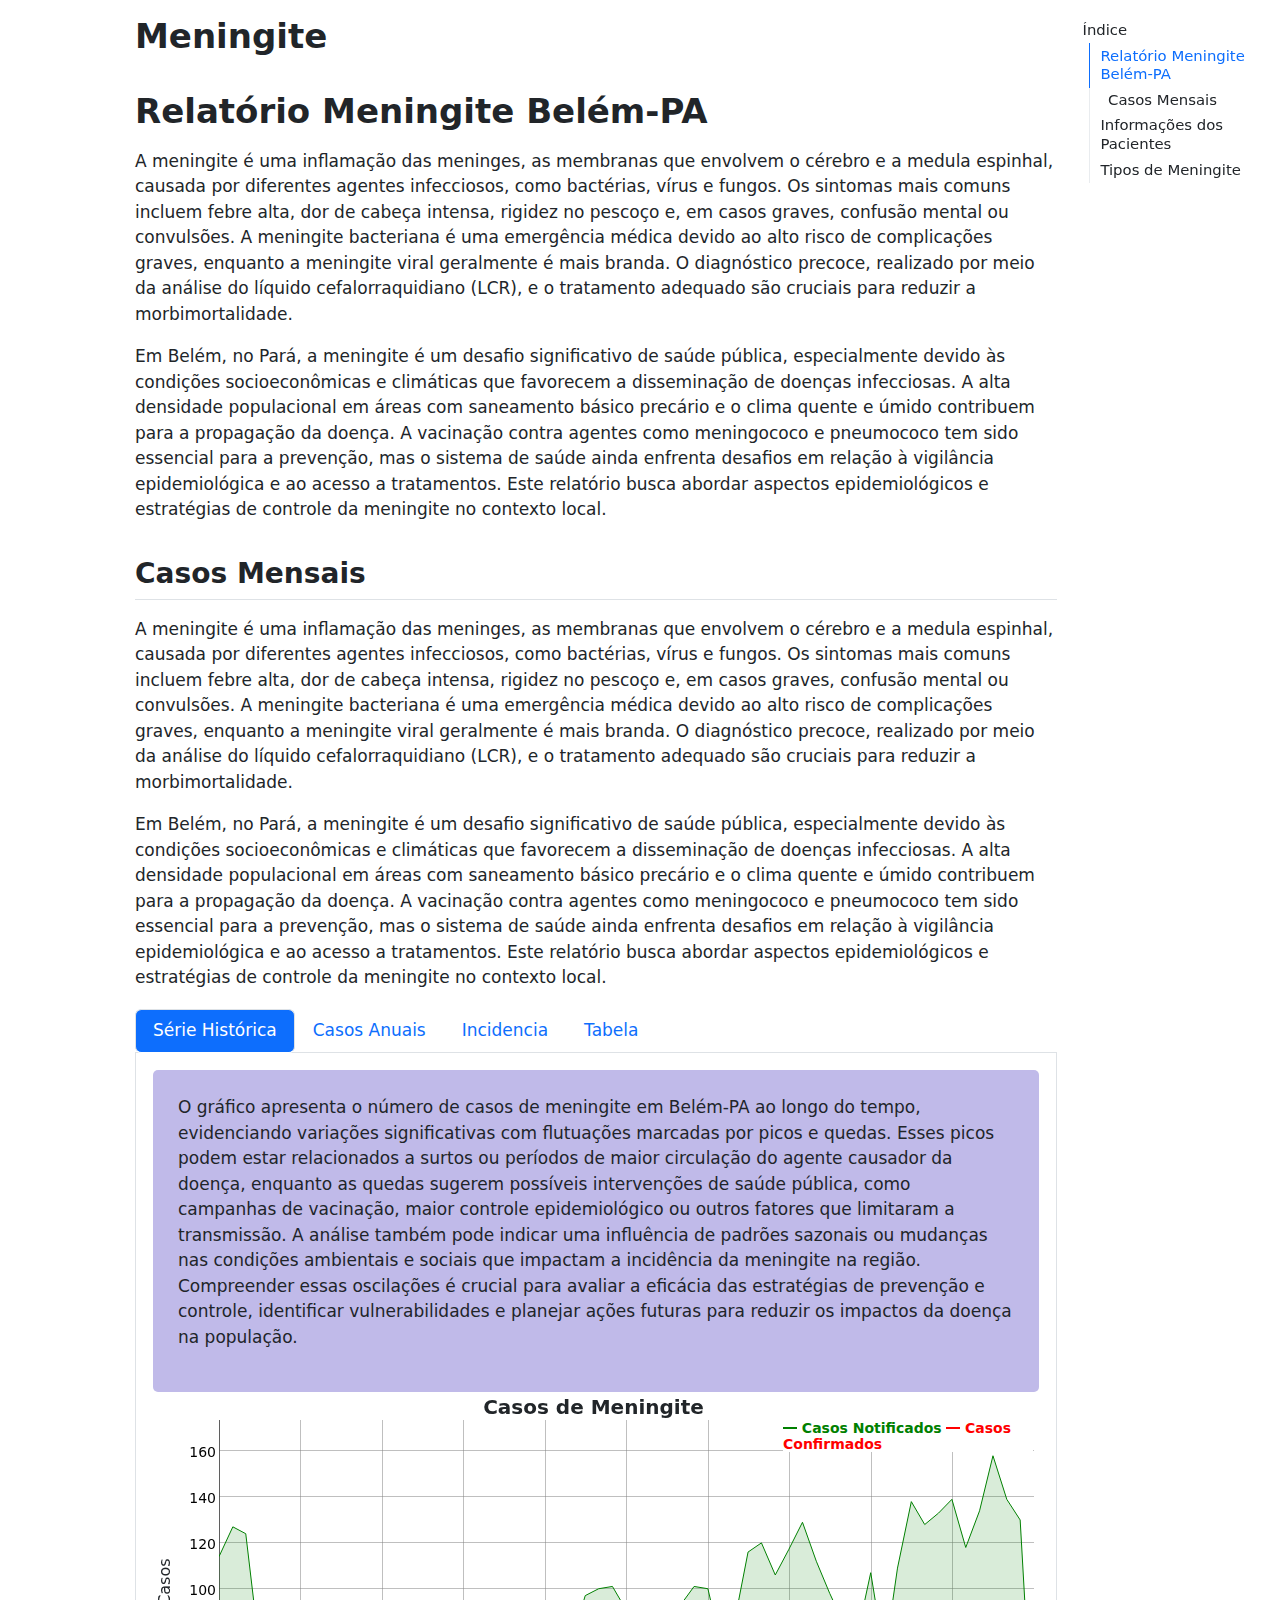
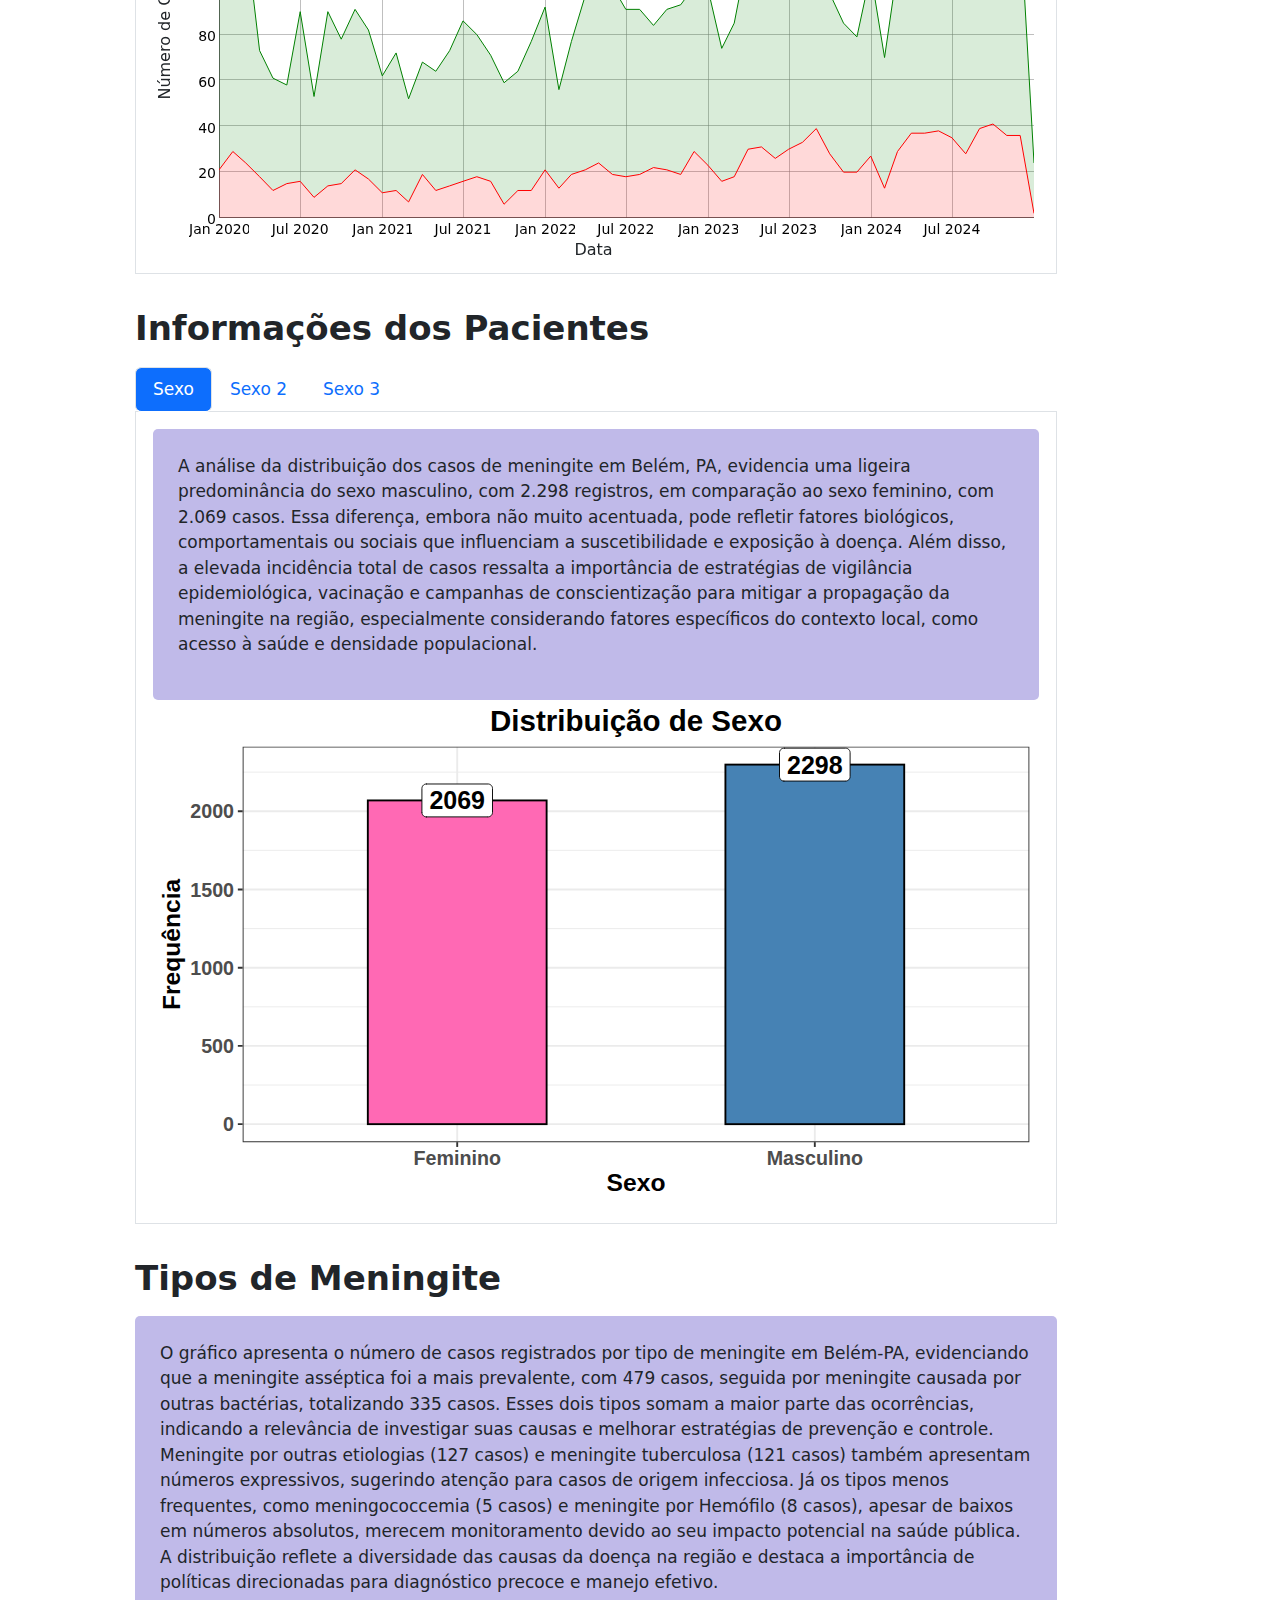
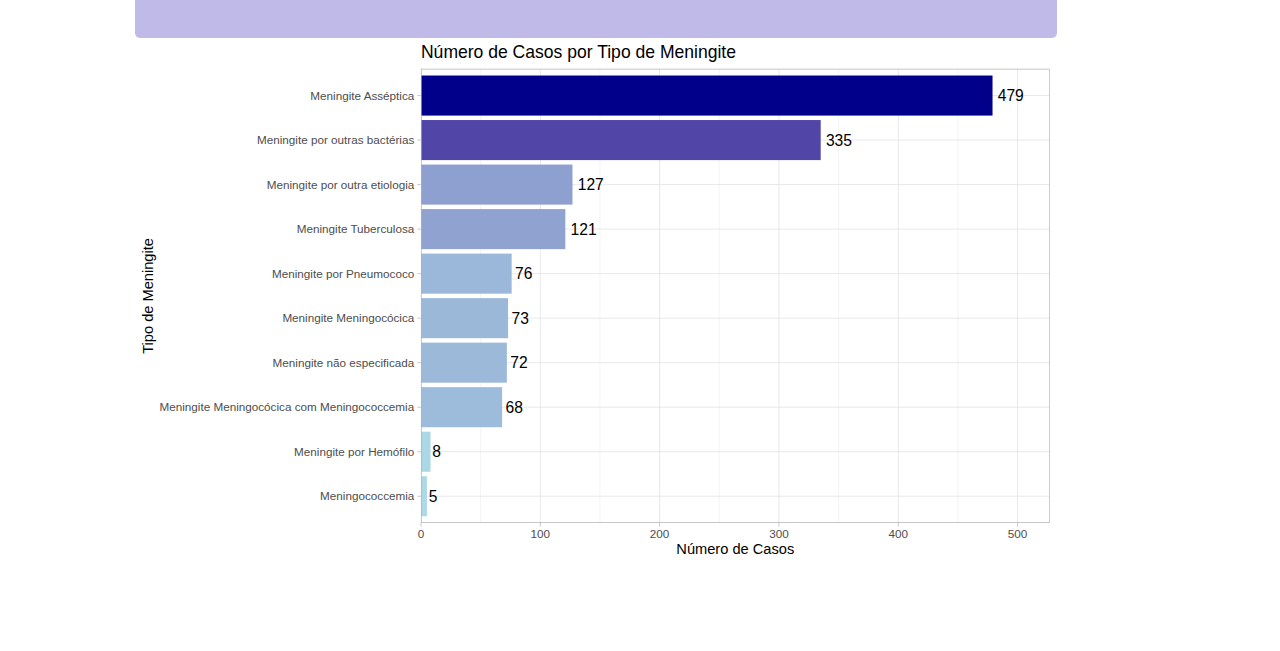
<file: docs/index.html>
<!DOCTYPE html>
<html xmlns="http://www.w3.org/1999/xhtml" lang="pt" xml:lang="pt"><head>

<meta charset="utf-8">
<meta name="generator" content="quarto-1.4.553">

<meta name="viewport" content="width=device-width, initial-scale=1.0, user-scalable=yes">


<title>Meningite</title>
<style>
code{white-space: pre-wrap;}
span.smallcaps{font-variant: small-caps;}
div.columns{display: flex; gap: min(4vw, 1.5em);}
div.column{flex: auto; overflow-x: auto;}
div.hanging-indent{margin-left: 1.5em; text-indent: -1.5em;}
ul.task-list{list-style: none;}
ul.task-list li input[type="checkbox"] {
  width: 0.8em;
  margin: 0 0.8em 0.2em -1em; /* quarto-specific, see https://github.com/quarto-dev/quarto-cli/issues/4556 */ 
  vertical-align: middle;
}
</style>


<script src="index_files/libs/clipboard/clipboard.min.js"></script>
<script src="index_files/libs/quarto-html/quarto.js"></script>
<script src="index_files/libs/quarto-html/popper.min.js"></script>
<script src="index_files/libs/quarto-html/tippy.umd.min.js"></script>
<script src="index_files/libs/quarto-html/anchor.min.js"></script>
<link href="index_files/libs/quarto-html/tippy.css" rel="stylesheet">
<link href="index_files/libs/quarto-html/quarto-syntax-highlighting.css" rel="stylesheet" id="quarto-text-highlighting-styles">
<script src="index_files/libs/bootstrap/bootstrap.min.js"></script>
<link href="index_files/libs/bootstrap/bootstrap-icons.css" rel="stylesheet">
<link href="index_files/libs/bootstrap/bootstrap.min.css" rel="stylesheet" id="quarto-bootstrap" data-mode="light">
<style>html{ scroll-behavior: smooth; }</style>
<link href="index_files/libs/htmltools-fill-0.5.8.1/fill.css" rel="stylesheet">

<script src="index_files/libs/htmlwidgets-1.6.4/htmlwidgets.js"></script>

<script src="index_files/libs/jquery-1.11.1/jquery.min.js"></script>

<link href="index_files/libs/dygraphs-1.1.1/dygraph.css" rel="stylesheet">

<script src="index_files/libs/dygraphs-1.1.1/dygraph-combined.js"></script>

<script src="index_files/libs/dygraphs-1.1.1/shapes.js"></script>

<script src="index_files/libs/moment-2.8.4/moment.js"></script>

<script src="index_files/libs/moment-timezone-0.2.5/moment-timezone-with-data.js"></script>

<script src="index_files/libs/moment-fquarter-1.0.0/moment-fquarter.min.js"></script>

<script src="index_files/libs/dygraphs-binding-1.1.1.6/dygraphs.js"></script>

<script src="index_files/libs/d3-bundle-5.16.0/d3-bundle.min.js"></script>

<script src="index_files/libs/d3-lasso-0.0.5/d3-lasso.min.js"></script>

<script src="index_files/libs/save-svg-as-png-1.4.17/save-svg-as-png.min.js"></script>

<script src="index_files/libs/flatbush-4.4.0/flatbush.min.js"></script>

<link href="index_files/libs/ggiraphjs-0.8.10/ggiraphjs.min.css" rel="stylesheet">

<script src="index_files/libs/ggiraphjs-0.8.10/ggiraphjs.min.js"></script>

<script src="index_files/libs/girafe-binding-0.8.12/girafe.js"></script>

<script src="index_files/libs/kePrint-0.0.1/kePrint.js"></script>

<link href="index_files/libs/lightable-0.0.1/lightable.css" rel="stylesheet">



</head>

<body>

<div id="quarto-content" class="page-columns page-rows-contents page-layout-article">
<div id="quarto-margin-sidebar" class="sidebar margin-sidebar">
  <nav id="TOC" role="doc-toc" class="toc-active">
    <h2 id="toc-title">Índice</h2>
   
  <ul>
  <li><a href="#relatório-meningite-belém-pa" id="toc-relatório-meningite-belém-pa" class="nav-link active" data-scroll-target="#relatório-meningite-belém-pa">Relatório Meningite Belém-PA</a>
  <ul class="collapse">
  <li><a href="#casos-mensais" id="toc-casos-mensais" class="nav-link" data-scroll-target="#casos-mensais">Casos Mensais</a></li>
  </ul></li>
  <li><a href="#informações-dos-pacientes" id="toc-informações-dos-pacientes" class="nav-link" data-scroll-target="#informações-dos-pacientes">Informações dos Pacientes</a></li>
  <li><a href="#tipos-de-meningite" id="toc-tipos-de-meningite" class="nav-link" data-scroll-target="#tipos-de-meningite">Tipos de Meningite</a></li>
  </ul>
</nav>
</div>
<main class="content" id="quarto-document-content">

<header id="title-block-header" class="quarto-title-block default">
<div class="quarto-title">
<h1 class="title">Meningite</h1>
</div>



<div class="quarto-title-meta">

    
  
    
  </div>
  


</header>


<section id="relatório-meningite-belém-pa" class="level1">
<h1>Relatório Meningite Belém-PA</h1>
<p>A meningite é uma inflamação das meninges, as membranas que envolvem o cérebro e a medula espinhal, causada por diferentes agentes infecciosos, como bactérias, vírus e fungos. Os sintomas mais comuns incluem febre alta, dor de cabeça intensa, rigidez no pescoço e, em casos graves, confusão mental ou convulsões. A meningite bacteriana é uma emergência médica devido ao alto risco de complicações graves, enquanto a meningite viral geralmente é mais branda. O diagnóstico precoce, realizado por meio da análise do líquido cefalorraquidiano (LCR), e o tratamento adequado são cruciais para reduzir a morbimortalidade.</p>
<p>Em Belém, no Pará, a meningite é um desafio significativo de saúde pública, especialmente devido às condições socioeconômicas e climáticas que favorecem a disseminação de doenças infecciosas. A alta densidade populacional em áreas com saneamento básico precário e o clima quente e úmido contribuem para a propagação da doença. A vacinação contra agentes como meningococo e pneumococo tem sido essencial para a prevenção, mas o sistema de saúde ainda enfrenta desafios em relação à vigilância epidemiológica e ao acesso a tratamentos. Este relatório busca abordar aspectos epidemiológicos e estratégias de controle da meningite no contexto local.</p>
<section id="casos-mensais" class="level2">
<h2 class="anchored" data-anchor-id="casos-mensais">Casos Mensais</h2>
<p>A meningite é uma inflamação das meninges, as membranas que envolvem o cérebro e a medula espinhal, causada por diferentes agentes infecciosos, como bactérias, vírus e fungos. Os sintomas mais comuns incluem febre alta, dor de cabeça intensa, rigidez no pescoço e, em casos graves, confusão mental ou convulsões. A meningite bacteriana é uma emergência médica devido ao alto risco de complicações graves, enquanto a meningite viral geralmente é mais branda. O diagnóstico precoce, realizado por meio da análise do líquido cefalorraquidiano (LCR), e o tratamento adequado são cruciais para reduzir a morbimortalidade.</p>
<p>Em Belém, no Pará, a meningite é um desafio significativo de saúde pública, especialmente devido às condições socioeconômicas e climáticas que favorecem a disseminação de doenças infecciosas. A alta densidade populacional em áreas com saneamento básico precário e o clima quente e úmido contribuem para a propagação da doença. A vacinação contra agentes como meningococo e pneumococo tem sido essencial para a prevenção, mas o sistema de saúde ainda enfrenta desafios em relação à vigilância epidemiológica e ao acesso a tratamentos. Este relatório busca abordar aspectos epidemiológicos e estratégias de controle da meningite no contexto local.</p>
<div class="tabset-margin-container"></div><div class="panel-tabset nav-pills">
<ul class="nav nav-tabs" role="tablist"><li class="nav-item" role="presentation"><a class="nav-link active" id="tabset-1-1-tab" data-bs-toggle="tab" data-bs-target="#tabset-1-1" role="tab" aria-controls="tabset-1-1" aria-selected="true" href="">Série Histórica</a></li><li class="nav-item" role="presentation"><a class="nav-link" id="tabset-1-2-tab" data-bs-toggle="tab" data-bs-target="#tabset-1-2" role="tab" aria-controls="tabset-1-2" aria-selected="false" href="">Casos Anuais</a></li><li class="nav-item" role="presentation"><a class="nav-link" id="tabset-1-3-tab" data-bs-toggle="tab" data-bs-target="#tabset-1-3" role="tab" aria-controls="tabset-1-3" aria-selected="false" href="">Incidencia</a></li><li class="nav-item" role="presentation"><a class="nav-link" id="tabset-1-4-tab" data-bs-toggle="tab" data-bs-target="#tabset-1-4" role="tab" aria-controls="tabset-1-4" aria-selected="false" href="">Tabela</a></li></ul>
<div class="tab-content nav-pills">
<div id="tabset-1-1" class="tab-pane active" role="tabpanel" aria-labelledby="tabset-1-1-tab">
<style>
div.blue { background-color:#C0BAE5; border-radius: 5px; padding: 25px;}
</style>
<div class="blue">
<p>O gráfico apresenta o número de casos de meningite em Belém-PA ao longo do tempo, evidenciando variações significativas com flutuações marcadas por picos e quedas. Esses picos podem estar relacionados a surtos ou períodos de maior circulação do agente causador da doença, enquanto as quedas sugerem possíveis intervenções de saúde pública, como campanhas de vacinação, maior controle epidemiológico ou outros fatores que limitaram a transmissão. A análise também pode indicar uma influência de padrões sazonais ou mudanças nas condições ambientais e sociais que impactam a incidência da meningite na região. Compreender essas oscilações é crucial para avaliar a eficácia das estratégias de prevenção e controle, identificar vulnerabilidades e planejar ações futuras para reduzir os impactos da doença na população.</p>
</div>
<div class="cell">
<div class="cell-output-display">
<div class="dygraphs html-widget html-fill-item" id="htmlwidget-260989ae75bdd8094603" style="width:100%;height:464px;"></div>
<script type="application/json" data-for="htmlwidget-260989ae75bdd8094603">{"x":{"attrs":{"axes":{"x":{"pixelsPerLabel":60,"drawAxis":true},"y":{"drawAxis":true}},"title":"Casos de Meningite","labels":["month","Casos Notificados","Casos Confirmados"],"legend":"auto","retainDateWindow":false,"ylabel":"Número de Casos","xlabel":"Data","colors":["green","red"],"series":{"Casos Notificados":{"axis":"y"},"Casos Confirmados":{"axis":"y"}},"stackedGraph":true,"fillGraph":false,"fillAlpha":0.15,"stepPlot":false,"drawPoints":false,"pointSize":1,"drawGapEdgePoints":false,"connectSeparatedPoints":false,"strokeWidth":1,"strokeBorderColor":"white","colorValue":0.5,"colorSaturation":1,"includeZero":false,"drawAxesAtZero":false,"logscale":false,"axisTickSize":3,"axisLineColor":"black","axisLineWidth":0.3,"axisLabelColor":"black","axisLabelFontSize":14,"axisLabelWidth":60,"drawGrid":true,"gridLineWidth":0.3,"rightGap":5,"digitsAfterDecimal":2,"labelsKMB":false,"labelsKMG2":false,"labelsUTC":false,"maxNumberWidth":6,"animatedZooms":false,"mobileDisableYTouch":true,"disableZoom":false},"scale":"monthly","annotations":[],"shadings":[],"events":[],"format":"date","data":[["2020-01-01T00:00:00.000Z","2020-02-01T00:00:00.000Z","2020-03-01T00:00:00.000Z","2020-04-01T00:00:00.000Z","2020-05-01T00:00:00.000Z","2020-06-01T00:00:00.000Z","2020-07-01T00:00:00.000Z","2020-08-01T00:00:00.000Z","2020-09-01T00:00:00.000Z","2020-10-01T00:00:00.000Z","2020-11-01T00:00:00.000Z","2020-12-01T00:00:00.000Z","2021-01-01T00:00:00.000Z","2021-02-01T00:00:00.000Z","2021-03-01T00:00:00.000Z","2021-04-01T00:00:00.000Z","2021-05-01T00:00:00.000Z","2021-06-01T00:00:00.000Z","2021-07-01T00:00:00.000Z","2021-08-01T00:00:00.000Z","2021-09-01T00:00:00.000Z","2021-10-01T00:00:00.000Z","2021-11-01T00:00:00.000Z","2021-12-01T00:00:00.000Z","2022-01-01T00:00:00.000Z","2022-02-01T00:00:00.000Z","2022-03-01T00:00:00.000Z","2022-04-01T00:00:00.000Z","2022-05-01T00:00:00.000Z","2022-06-01T00:00:00.000Z","2022-07-01T00:00:00.000Z","2022-08-01T00:00:00.000Z","2022-09-01T00:00:00.000Z","2022-10-01T00:00:00.000Z","2022-11-01T00:00:00.000Z","2022-12-01T00:00:00.000Z","2023-01-01T00:00:00.000Z","2023-02-01T00:00:00.000Z","2023-03-01T00:00:00.000Z","2023-04-01T00:00:00.000Z","2023-05-01T00:00:00.000Z","2023-06-01T00:00:00.000Z","2023-07-01T00:00:00.000Z","2023-08-01T00:00:00.000Z","2023-09-01T00:00:00.000Z","2023-10-01T00:00:00.000Z","2023-11-01T00:00:00.000Z","2023-12-01T00:00:00.000Z","2024-01-01T00:00:00.000Z","2024-02-01T00:00:00.000Z","2024-03-01T00:00:00.000Z","2024-04-01T00:00:00.000Z","2024-05-01T00:00:00.000Z","2024-06-01T00:00:00.000Z","2024-07-01T00:00:00.000Z","2024-08-01T00:00:00.000Z","2024-09-01T00:00:00.000Z","2024-10-01T00:00:00.000Z","2024-11-01T00:00:00.000Z","2024-12-01T00:00:00.000Z","2025-01-01T00:00:00.000Z"],[93,98,100,55,49,43,74,44,76,63,70,65,51,60,45,49,52,59,70,62,55,53,52,65,71,43,58,76,76,82,73,72,62,70,74,72,77,58,67,86,89,80,87,96,73,70,65,59,80,57,80,101,91,95,104,90,95,117,103,94,22],[21,29,24,18,12,15,16,9,14,15,21,17,11,12,7,19,12,14,16,18,16,6,12,12,21,13,19,21,24,19,18,19,22,21,19,29,23,16,18,30,31,26,30,33,39,28,20,20,27,13,29,37,37,38,35,28,39,41,36,36,2]],"fixedtz":false,"tzone":"UTC"},"evals":[],"jsHooks":[]}</script>
</div>
</div>
</div>
<div id="tabset-1-2" class="tab-pane" role="tabpanel" aria-labelledby="tabset-1-2-tab">
<style>
div.blue { background-color:#C0BAE9; border-radius: 5px; padding: 25px;}
</style>
<div class="blue">
<p>O gráfico apresenta os casos de meningite em Belém entre 2020 e 2025, destacando variações significativas ao longo dos anos. Em 2020, foram registrados 830 casos, mas houve uma queda de 18,9% em 2021, totalizando 673 casos. Em 2022, os números voltaram a subir, registrando 829 casos, quase equivalente a 2020, com um aumento de 23,2% em relação ao ano anterior. Em 2023, houve um crescimento de 9,4%, atingindo 907 casos. Em 2024, o aumento foi ainda mais acentuado, de 22,1%, com 1.107 casos, o maior número registrado no período. No entanto, em 2025, observa-se uma redução abrupta para 22 casos, representando uma queda de 98% em comparação com 2024, o que pode indicar uma intervenção significativa ou uma alteração nos critérios de notificação.</p>
</div>
<div class="cell">
<div class="cell-output-display">
<div class="girafe html-widget html-fill-item" id="htmlwidget-1b4071e79a4be853a52d" style="width:100%;height:278px;"></div>
<script type="application/json" data-for="htmlwidget-1b4071e79a4be853a52d">{"x":{"html":"<?xml version=\"1.0\" encoding=\"UTF-8\"?>\n<svg xmlns='http://www.w3.org/2000/svg' xmlns:xlink='http://www.w3.org/1999/xlink' class='ggiraph-svg' role='graphics-document' id='svg_d1ac3840_6630_4763_a4a7_b1059f683ec8' viewBox='0 0 504 216'>\n <defs id='svg_d1ac3840_6630_4763_a4a7_b1059f683ec8_defs'>\n  <clipPath id='svg_d1ac3840_6630_4763_a4a7_b1059f683ec8_c1'>\n   <rect x='0' y='0' width='504' height='216'/>\n  <\/clipPath>\n  <clipPath id='svg_d1ac3840_6630_4763_a4a7_b1059f683ec8_c2'>\n   <rect x='27.65' y='16.85' width='472.36' height='176.25'/>\n  <\/clipPath>\n <\/defs>\n <g id='svg_d1ac3840_6630_4763_a4a7_b1059f683ec8_rootg' class='ggiraph-svg-rootg'>\n  <g clip-path='url(#svg_d1ac3840_6630_4763_a4a7_b1059f683ec8_c1)'>\n   <rect x='0' y='0' width='504' height='216' fill='#FFFFFF' fill-opacity='1' stroke='#FFFFFF' stroke-opacity='1' stroke-width='0.75' stroke-linejoin='round' stroke-linecap='round' class='ggiraph-svg-bg'/>\n   <rect x='0' y='0' width='504' height='216' fill='#FFFFFF' fill-opacity='1' stroke='#FFFFFF' stroke-opacity='1' stroke-width='0.78' stroke-linejoin='round' stroke-linecap='round'/>\n  <\/g>\n  <g clip-path='url(#svg_d1ac3840_6630_4763_a4a7_b1059f683ec8_c2)'>\n   <rect x='27.65' y='16.85' width='472.36' height='176.25' fill='#FFFFFF' fill-opacity='1' stroke='none'/>\n   <polyline points='27.65,163.38 500.01,163.38' fill='none' stroke='#DEDEDE' stroke-opacity='1' stroke-width='0.19' stroke-linejoin='round' stroke-linecap='butt'/>\n   <polyline points='27.65,119.96 500.01,119.96' fill='none' stroke='#DEDEDE' stroke-opacity='1' stroke-width='0.19' stroke-linejoin='round' stroke-linecap='butt'/>\n   <polyline points='27.65,76.54 500.01,76.54' fill='none' stroke='#DEDEDE' stroke-opacity='1' stroke-width='0.19' stroke-linejoin='round' stroke-linecap='butt'/>\n   <polyline points='27.65,33.12 500.01,33.12' fill='none' stroke='#DEDEDE' stroke-opacity='1' stroke-width='0.19' stroke-linejoin='round' stroke-linecap='butt'/>\n   <polyline points='27.65,185.09 500.01,185.09' fill='none' stroke='#DEDEDE' stroke-opacity='1' stroke-width='0.39' stroke-linejoin='round' stroke-linecap='butt'/>\n   <polyline points='27.65,141.67 500.01,141.67' fill='none' stroke='#DEDEDE' stroke-opacity='1' stroke-width='0.39' stroke-linejoin='round' stroke-linecap='butt'/>\n   <polyline points='27.65,98.25 500.01,98.25' fill='none' stroke='#DEDEDE' stroke-opacity='1' stroke-width='0.39' stroke-linejoin='round' stroke-linecap='butt'/>\n   <polyline points='27.65,54.83 500.01,54.83' fill='none' stroke='#DEDEDE' stroke-opacity='1' stroke-width='0.39' stroke-linejoin='round' stroke-linecap='butt'/>\n   <polyline points='73.36,193.10 73.36,16.85' fill='none' stroke='#DEDEDE' stroke-opacity='1' stroke-width='0.39' stroke-linejoin='round' stroke-linecap='butt'/>\n   <polyline points='149.55,193.10 149.55,16.85' fill='none' stroke='#DEDEDE' stroke-opacity='1' stroke-width='0.39' stroke-linejoin='round' stroke-linecap='butt'/>\n   <polyline points='225.74,193.10 225.74,16.85' fill='none' stroke='#DEDEDE' stroke-opacity='1' stroke-width='0.39' stroke-linejoin='round' stroke-linecap='butt'/>\n   <polyline points='301.93,193.10 301.93,16.85' fill='none' stroke='#DEDEDE' stroke-opacity='1' stroke-width='0.39' stroke-linejoin='round' stroke-linecap='butt'/>\n   <polyline points='378.11,193.10 378.11,16.85' fill='none' stroke='#DEDEDE' stroke-opacity='1' stroke-width='0.39' stroke-linejoin='round' stroke-linecap='butt'/>\n   <polyline points='454.30,193.10 454.30,16.85' fill='none' stroke='#DEDEDE' stroke-opacity='1' stroke-width='0.39' stroke-linejoin='round' stroke-linecap='butt'/>\n   <rect id='svg_d1ac3840_6630_4763_a4a7_b1059f683ec8_e1' x='39.08' y='64.96' width='68.57' height='120.13' fill='#4682B4' fill-opacity='1' stroke='none' title='Ano: 2020 &amp;lt;br&amp;gt;Total de Casos: 830' data-id='2020'/>\n   <rect id='svg_d1ac3840_6630_4763_a4a7_b1059f683ec8_e2' x='115.27' y='87.68' width='68.57' height='97.41' fill='#4682B4' fill-opacity='1' stroke='none' title='Ano: 2021 &amp;lt;br&amp;gt;Total de Casos: 673' data-id='2021'/>\n   <rect id='svg_d1ac3840_6630_4763_a4a7_b1059f683ec8_e3' x='191.45' y='65.1' width='68.57' height='119.99' fill='#4682B4' fill-opacity='1' stroke='none' title='Ano: 2022 &amp;lt;br&amp;gt;Total de Casos: 829' data-id='2022'/>\n   <rect id='svg_d1ac3840_6630_4763_a4a7_b1059f683ec8_e4' x='267.64' y='53.81' width='68.57' height='131.28' fill='#4682B4' fill-opacity='1' stroke='none' title='Ano: 2023 &amp;lt;br&amp;gt;Total de Casos: 907' data-id='2023'/>\n   <rect id='svg_d1ac3840_6630_4763_a4a7_b1059f683ec8_e5' x='343.83' y='24.87' width='68.57' height='160.22' fill='#4682B4' fill-opacity='1' stroke='none' title='Ano: 2024 &amp;lt;br&amp;gt;Total de Casos: 1107' data-id='2024'/>\n   <rect id='svg_d1ac3840_6630_4763_a4a7_b1059f683ec8_e6' x='420.02' y='181.91' width='68.57' height='3.18' fill='#4682B4' fill-opacity='1' stroke='none' title='Ano: 2025 &amp;lt;br&amp;gt;Total de Casos: 22' data-id='2025'/>\n   <text id='svg_d1ac3840_6630_4763_a4a7_b1059f683ec8_e7' x='66.25' y='61.9' font-size='6.4pt' font-family='Arial' title='Casos: 830' data-id='2020'>830<\/text>\n   <text id='svg_d1ac3840_6630_4763_a4a7_b1059f683ec8_e8' x='142.43' y='84.63' font-size='6.4pt' font-family='Arial' title='Casos: 673' data-id='2021'>673<\/text>\n   <text id='svg_d1ac3840_6630_4763_a4a7_b1059f683ec8_e9' x='218.62' y='62.05' font-size='6.4pt' font-family='Arial' title='Casos: 829' data-id='2022'>829<\/text>\n   <text id='svg_d1ac3840_6630_4763_a4a7_b1059f683ec8_e10' x='294.81' y='50.76' font-size='6.4pt' font-family='Arial' title='Casos: 907' data-id='2023'>907<\/text>\n   <text id='svg_d1ac3840_6630_4763_a4a7_b1059f683ec8_e11' x='368.94' y='21.81' font-size='6.4pt' font-family='Arial' title='Casos: 1107' data-id='2024'>1107<\/text>\n   <text id='svg_d1ac3840_6630_4763_a4a7_b1059f683ec8_e12' x='449.56' y='178.85' font-size='6.4pt' font-family='Arial' title='Casos: 22' data-id='2025'>22<\/text>\n   <rect x='27.65' y='16.85' width='472.36' height='176.25' fill='none' stroke='#B3B3B3' stroke-opacity='1' stroke-width='0.78' stroke-linejoin='round' stroke-linecap='round'/>\n  <\/g>\n  <g clip-path='url(#svg_d1ac3840_6630_4763_a4a7_b1059f683ec8_c1)'>\n   <text x='20.51' y='187.38' font-size='4.8pt' font-family='Arial' fill='#4D4D4D' fill-opacity='1'>0<\/text>\n   <text x='13.39' y='143.96' font-size='4.8pt' font-family='Arial' fill='#4D4D4D' fill-opacity='1'>300<\/text>\n   <text x='13.39' y='100.54' font-size='4.8pt' font-family='Arial' fill='#4D4D4D' fill-opacity='1'>600<\/text>\n   <text x='13.39' y='57.12' font-size='4.8pt' font-family='Arial' fill='#4D4D4D' fill-opacity='1'>900<\/text>\n   <polyline points='25.66,185.09 27.65,185.09' fill='none' stroke='#B3B3B3' stroke-opacity='1' stroke-width='0.39' stroke-linejoin='round' stroke-linecap='butt'/>\n   <polyline points='25.66,141.67 27.65,141.67' fill='none' stroke='#B3B3B3' stroke-opacity='1' stroke-width='0.39' stroke-linejoin='round' stroke-linecap='butt'/>\n   <polyline points='25.66,98.25 27.65,98.25' fill='none' stroke='#B3B3B3' stroke-opacity='1' stroke-width='0.39' stroke-linejoin='round' stroke-linecap='butt'/>\n   <polyline points='25.66,54.83 27.65,54.83' fill='none' stroke='#B3B3B3' stroke-opacity='1' stroke-width='0.39' stroke-linejoin='round' stroke-linecap='butt'/>\n   <polyline points='73.36,195.09 73.36,193.10' fill='none' stroke='#B3B3B3' stroke-opacity='1' stroke-width='0.39' stroke-linejoin='round' stroke-linecap='butt'/>\n   <polyline points='149.55,195.09 149.55,193.10' fill='none' stroke='#B3B3B3' stroke-opacity='1' stroke-width='0.39' stroke-linejoin='round' stroke-linecap='butt'/>\n   <polyline points='225.74,195.09 225.74,193.10' fill='none' stroke='#B3B3B3' stroke-opacity='1' stroke-width='0.39' stroke-linejoin='round' stroke-linecap='butt'/>\n   <polyline points='301.93,195.09 301.93,193.10' fill='none' stroke='#B3B3B3' stroke-opacity='1' stroke-width='0.39' stroke-linejoin='round' stroke-linecap='butt'/>\n   <polyline points='378.11,195.09 378.11,193.10' fill='none' stroke='#B3B3B3' stroke-opacity='1' stroke-width='0.39' stroke-linejoin='round' stroke-linecap='butt'/>\n   <polyline points='454.30,195.09 454.30,193.10' fill='none' stroke='#B3B3B3' stroke-opacity='1' stroke-width='0.39' stroke-linejoin='round' stroke-linecap='butt'/>\n   <text x='66.25' y='201.27' font-size='4.8pt' font-family='Arial' fill='#4D4D4D' fill-opacity='1'>2020<\/text>\n   <text x='142.44' y='201.27' font-size='4.8pt' font-family='Arial' fill='#4D4D4D' fill-opacity='1'>2021<\/text>\n   <text x='218.63' y='201.27' font-size='4.8pt' font-family='Arial' fill='#4D4D4D' fill-opacity='1'>2022<\/text>\n   <text x='294.81' y='201.27' font-size='4.8pt' font-family='Arial' fill='#4D4D4D' fill-opacity='1'>2023<\/text>\n   <text x='371' y='201.27' font-size='4.8pt' font-family='Arial' fill='#4D4D4D' fill-opacity='1'>2024<\/text>\n   <text x='447.19' y='201.27' font-size='4.8pt' font-family='Arial' fill='#4D4D4D' fill-opacity='1'>2025<\/text>\n   <text x='256.72' y='210.33' font-size='6pt' font-family='Arial'>Ano<\/text>\n   <text transform='translate(9.72,137.22) rotate(-90.00)' font-size='6pt' font-family='Arial'>Número de Casos<\/text>\n   <text x='27.65' y='10.85' font-size='7.2pt' font-family='Arial'>Total de Casos por Ano<\/text>\n  <\/g>\n <\/g>\n<\/svg>","js":null,"uid":"svg_d1ac3840_6630_4763_a4a7_b1059f683ec8","ratio":2.333333333333333,"settings":{"tooltip":{"css":".tooltip_SVGID_ { padding:5px;background:black;color:white;border-radius:2px;text-align:left; ; position:absolute;pointer-events:none;z-index:999;}","placement":"doc","opacity":0.9,"offx":10,"offy":10,"use_cursor_pos":true,"use_fill":false,"use_stroke":false,"delay_over":200,"delay_out":500},"hover":{"css":".hover_data_SVGID_ { fill:orange;stroke:black;cursor:pointer; }\ntext.hover_data_SVGID_ { stroke:none;fill:orange; }\ncircle.hover_data_SVGID_ { fill:orange;stroke:black; }\nline.hover_data_SVGID_, polyline.hover_data_SVGID_ { fill:none;stroke:orange; }\nrect.hover_data_SVGID_, polygon.hover_data_SVGID_, path.hover_data_SVGID_ { fill:orange;stroke:none; }\nimage.hover_data_SVGID_ { stroke:orange; }","reactive":true,"nearest_distance":null},"hover_inv":{"css":""},"hover_key":{"css":".hover_key_SVGID_ { fill:orange;stroke:black;cursor:pointer; }\ntext.hover_key_SVGID_ { stroke:none;fill:orange; }\ncircle.hover_key_SVGID_ { fill:orange;stroke:black; }\nline.hover_key_SVGID_, polyline.hover_key_SVGID_ { fill:none;stroke:orange; }\nrect.hover_key_SVGID_, polygon.hover_key_SVGID_, path.hover_key_SVGID_ { fill:orange;stroke:none; }\nimage.hover_key_SVGID_ { stroke:orange; }","reactive":true},"hover_theme":{"css":".hover_theme_SVGID_ { fill:orange;stroke:black;cursor:pointer; }\ntext.hover_theme_SVGID_ { stroke:none;fill:orange; }\ncircle.hover_theme_SVGID_ { fill:orange;stroke:black; }\nline.hover_theme_SVGID_, polyline.hover_theme_SVGID_ { fill:none;stroke:orange; }\nrect.hover_theme_SVGID_, polygon.hover_theme_SVGID_, path.hover_theme_SVGID_ { fill:orange;stroke:none; }\nimage.hover_theme_SVGID_ { stroke:orange; }","reactive":true},"select":{"css":".select_data_SVGID_ { fill:red;stroke:black;cursor:pointer; }\ntext.select_data_SVGID_ { stroke:none;fill:red; }\ncircle.select_data_SVGID_ { fill:red;stroke:black; }\nline.select_data_SVGID_, polyline.select_data_SVGID_ { fill:none;stroke:red; }\nrect.select_data_SVGID_, polygon.select_data_SVGID_, path.select_data_SVGID_ { fill:red;stroke:none; }\nimage.select_data_SVGID_ { stroke:red; }","type":"multiple","only_shiny":true,"selected":[]},"select_inv":{"css":""},"select_key":{"css":".select_key_SVGID_ { fill:red;stroke:black;cursor:pointer; }\ntext.select_key_SVGID_ { stroke:none;fill:red; }\ncircle.select_key_SVGID_ { fill:red;stroke:black; }\nline.select_key_SVGID_, polyline.select_key_SVGID_ { fill:none;stroke:red; }\nrect.select_key_SVGID_, polygon.select_key_SVGID_, path.select_key_SVGID_ { fill:red;stroke:none; }\nimage.select_key_SVGID_ { stroke:red; }","type":"single","only_shiny":true,"selected":[]},"select_theme":{"css":".select_theme_SVGID_ { fill:red;stroke:black;cursor:pointer; }\ntext.select_theme_SVGID_ { stroke:none;fill:red; }\ncircle.select_theme_SVGID_ { fill:red;stroke:black; }\nline.select_theme_SVGID_, polyline.select_theme_SVGID_ { fill:none;stroke:red; }\nrect.select_theme_SVGID_, polygon.select_theme_SVGID_, path.select_theme_SVGID_ { fill:red;stroke:none; }\nimage.select_theme_SVGID_ { stroke:red; }","type":"single","only_shiny":true,"selected":[]},"zoom":{"min":1,"max":1,"duration":300},"toolbar":{"position":"topright","pngname":"diagram","tooltips":null,"fixed":false,"hidden":[],"delay_over":200,"delay_out":500},"sizing":{"rescale":true,"width":1}}},"evals":[],"jsHooks":[]}</script>
</div>
</div>
</div>
<div id="tabset-1-3" class="tab-pane" role="tabpanel" aria-labelledby="tabset-1-3-tab">
<div class="cell">
<div class="cell-output-display">
<div class="dygraphs html-widget html-fill-item" id="htmlwidget-1532948f77723dc11953" style="width:100%;height:464px;"></div>
<script type="application/json" data-for="htmlwidget-1532948f77723dc11953">{"x":{"attrs":{"axes":{"x":{"pixelsPerLabel":60,"drawAxis":true},"y":{"drawAxis":true}},"title":"Casos de Meningite","labels":["month","Casos Confirmados","Incidencia"],"legend":"auto","retainDateWindow":false,"ylabel":"Número de Casos","xlabel":"Data","colors":["red","green"],"series":{"Casos Confirmados":{"axis":"y"},"Incidencia":{"axis":"y"}},"stackedGraph":true,"fillGraph":false,"fillAlpha":0.15,"stepPlot":false,"drawPoints":false,"pointSize":1,"drawGapEdgePoints":false,"connectSeparatedPoints":false,"strokeWidth":1,"strokeBorderColor":"white","colorValue":0.5,"colorSaturation":1,"includeZero":false,"drawAxesAtZero":false,"logscale":false,"axisTickSize":3,"axisLineColor":"black","axisLineWidth":0.3,"axisLabelColor":"black","axisLabelFontSize":14,"axisLabelWidth":60,"drawGrid":true,"gridLineWidth":0.3,"rightGap":5,"digitsAfterDecimal":2,"labelsKMB":false,"labelsKMG2":false,"labelsUTC":false,"maxNumberWidth":6,"animatedZooms":false,"mobileDisableYTouch":true,"disableZoom":false},"scale":"monthly","annotations":[],"shadings":[],"events":[],"format":"date","data":[["2020-01-01T00:00:00.000Z","2020-02-01T00:00:00.000Z","2020-03-01T00:00:00.000Z","2020-04-01T00:00:00.000Z","2020-05-01T00:00:00.000Z","2020-06-01T00:00:00.000Z","2020-07-01T00:00:00.000Z","2020-08-01T00:00:00.000Z","2020-09-01T00:00:00.000Z","2020-10-01T00:00:00.000Z","2020-11-01T00:00:00.000Z","2020-12-01T00:00:00.000Z","2021-01-01T00:00:00.000Z","2021-02-01T00:00:00.000Z","2021-03-01T00:00:00.000Z","2021-04-01T00:00:00.000Z","2021-05-01T00:00:00.000Z","2021-06-01T00:00:00.000Z","2021-07-01T00:00:00.000Z","2021-08-01T00:00:00.000Z","2021-09-01T00:00:00.000Z","2021-10-01T00:00:00.000Z","2021-11-01T00:00:00.000Z","2021-12-01T00:00:00.000Z","2022-01-01T00:00:00.000Z","2022-02-01T00:00:00.000Z","2022-03-01T00:00:00.000Z","2022-04-01T00:00:00.000Z","2022-05-01T00:00:00.000Z","2022-06-01T00:00:00.000Z","2022-07-01T00:00:00.000Z","2022-08-01T00:00:00.000Z","2022-09-01T00:00:00.000Z","2022-10-01T00:00:00.000Z","2022-11-01T00:00:00.000Z","2022-12-01T00:00:00.000Z","2023-01-01T00:00:00.000Z","2023-02-01T00:00:00.000Z","2023-03-01T00:00:00.000Z","2023-04-01T00:00:00.000Z","2023-05-01T00:00:00.000Z","2023-06-01T00:00:00.000Z","2023-07-01T00:00:00.000Z","2023-08-01T00:00:00.000Z","2023-09-01T00:00:00.000Z","2023-10-01T00:00:00.000Z","2023-11-01T00:00:00.000Z","2023-12-01T00:00:00.000Z","2024-01-01T00:00:00.000Z","2024-02-01T00:00:00.000Z","2024-03-01T00:00:00.000Z","2024-04-01T00:00:00.000Z","2024-05-01T00:00:00.000Z","2024-06-01T00:00:00.000Z","2024-07-01T00:00:00.000Z","2024-08-01T00:00:00.000Z","2024-09-01T00:00:00.000Z","2024-10-01T00:00:00.000Z","2024-11-01T00:00:00.000Z","2024-12-01T00:00:00.000Z","2025-01-01T00:00:00.000Z"],[21,29,24,18,12,15,16,9,14,15,21,17,11,12,7,19,12,14,16,18,16,6,12,12,21,13,19,21,24,19,18,19,22,21,19,29,23,16,18,30,31,26,30,33,39,28,20,20,27,13,29,37,37,38,35,28,39,41,36,36,2],[1.555555555555556,2.148148148148148,1.777777777777778,1.333333333333333,0.8888888888888888,1.111111111111111,1.185185185185185,0.6666666666666666,1.037037037037037,1.111111111111111,1.555555555555556,1.259259259259259,0.8148148148148149,0.8888888888888888,0.5185185185185185,1.407407407407407,0.8888888888888888,1.037037037037037,1.185185185185185,1.333333333333333,1.185185185185185,0.4444444444444444,0.8888888888888888,0.8888888888888888,1.555555555555556,0.962962962962963,1.407407407407407,1.555555555555556,1.777777777777778,1.407407407407407,1.333333333333333,1.407407407407407,1.62962962962963,1.555555555555556,1.407407407407407,2.148148148148148,1.703703703703704,1.185185185185185,1.333333333333333,2.222222222222222,2.296296296296296,1.925925925925926,2.222222222222222,2.444444444444445,2.888888888888889,2.074074074074074,1.481481481481481,1.481481481481481,2,0.962962962962963,2.148148148148148,2.740740740740741,2.740740740740741,2.814814814814814,2.592592592592593,2.074074074074074,2.888888888888889,3.037037037037037,2.666666666666667,2.666666666666667,0.1481481481481481]],"fixedtz":false,"tzone":"UTC"},"evals":[],"jsHooks":[]}</script>
</div>
</div>
</div>
<div id="tabset-1-4" class="tab-pane" role="tabpanel" aria-labelledby="tabset-1-4-tab">
<div class="cell">
<div class="cell-output-display">
<div>
<table class="table table-sm table-striped small" data-quarto-postprocess="true">
<thead>
<tr class="header">
<th style="text-align: right;" data-quarto-table-cell-role="th">ano</th>
<th style="text-align: right;" data-quarto-table-cell-role="th">mes</th>
<th style="text-align: right;" data-quarto-table-cell-role="th">Casos</th>
<th style="text-align: right;" data-quarto-table-cell-role="th">Casos_Confirmados</th>
<th style="text-align: right;" data-quarto-table-cell-role="th">incidencia</th>
</tr>
</thead>
<tbody>
<tr class="odd">
<td style="text-align: right;">2020</td>
<td style="text-align: right;">1</td>
<td style="text-align: right;">93</td>
<td style="text-align: right;">21</td>
<td style="text-align: right;">1.5555556</td>
</tr>
<tr class="even">
<td style="text-align: right;">2020</td>
<td style="text-align: right;">2</td>
<td style="text-align: right;">98</td>
<td style="text-align: right;">29</td>
<td style="text-align: right;">2.1481481</td>
</tr>
<tr class="odd">
<td style="text-align: right;">2020</td>
<td style="text-align: right;">3</td>
<td style="text-align: right;">100</td>
<td style="text-align: right;">24</td>
<td style="text-align: right;">1.7777778</td>
</tr>
<tr class="even">
<td style="text-align: right;">2020</td>
<td style="text-align: right;">4</td>
<td style="text-align: right;">55</td>
<td style="text-align: right;">18</td>
<td style="text-align: right;">1.3333333</td>
</tr>
<tr class="odd">
<td style="text-align: right;">2020</td>
<td style="text-align: right;">5</td>
<td style="text-align: right;">49</td>
<td style="text-align: right;">12</td>
<td style="text-align: right;">0.8888889</td>
</tr>
<tr class="even">
<td style="text-align: right;">2020</td>
<td style="text-align: right;">6</td>
<td style="text-align: right;">43</td>
<td style="text-align: right;">15</td>
<td style="text-align: right;">1.1111111</td>
</tr>
<tr class="odd">
<td style="text-align: right;">2020</td>
<td style="text-align: right;">7</td>
<td style="text-align: right;">74</td>
<td style="text-align: right;">16</td>
<td style="text-align: right;">1.1851852</td>
</tr>
<tr class="even">
<td style="text-align: right;">2020</td>
<td style="text-align: right;">8</td>
<td style="text-align: right;">44</td>
<td style="text-align: right;">9</td>
<td style="text-align: right;">0.6666667</td>
</tr>
<tr class="odd">
<td style="text-align: right;">2020</td>
<td style="text-align: right;">9</td>
<td style="text-align: right;">76</td>
<td style="text-align: right;">14</td>
<td style="text-align: right;">1.0370370</td>
</tr>
<tr class="even">
<td style="text-align: right;">2020</td>
<td style="text-align: right;">10</td>
<td style="text-align: right;">63</td>
<td style="text-align: right;">15</td>
<td style="text-align: right;">1.1111111</td>
</tr>
<tr class="odd">
<td style="text-align: right;">2020</td>
<td style="text-align: right;">11</td>
<td style="text-align: right;">70</td>
<td style="text-align: right;">21</td>
<td style="text-align: right;">1.5555556</td>
</tr>
<tr class="even">
<td style="text-align: right;">2020</td>
<td style="text-align: right;">12</td>
<td style="text-align: right;">65</td>
<td style="text-align: right;">17</td>
<td style="text-align: right;">1.2592593</td>
</tr>
<tr class="odd">
<td style="text-align: right;">2021</td>
<td style="text-align: right;">1</td>
<td style="text-align: right;">51</td>
<td style="text-align: right;">11</td>
<td style="text-align: right;">0.8148148</td>
</tr>
<tr class="even">
<td style="text-align: right;">2021</td>
<td style="text-align: right;">2</td>
<td style="text-align: right;">60</td>
<td style="text-align: right;">12</td>
<td style="text-align: right;">0.8888889</td>
</tr>
<tr class="odd">
<td style="text-align: right;">2021</td>
<td style="text-align: right;">3</td>
<td style="text-align: right;">45</td>
<td style="text-align: right;">7</td>
<td style="text-align: right;">0.5185185</td>
</tr>
<tr class="even">
<td style="text-align: right;">2021</td>
<td style="text-align: right;">4</td>
<td style="text-align: right;">49</td>
<td style="text-align: right;">19</td>
<td style="text-align: right;">1.4074074</td>
</tr>
<tr class="odd">
<td style="text-align: right;">2021</td>
<td style="text-align: right;">5</td>
<td style="text-align: right;">52</td>
<td style="text-align: right;">12</td>
<td style="text-align: right;">0.8888889</td>
</tr>
<tr class="even">
<td style="text-align: right;">2021</td>
<td style="text-align: right;">6</td>
<td style="text-align: right;">59</td>
<td style="text-align: right;">14</td>
<td style="text-align: right;">1.0370370</td>
</tr>
<tr class="odd">
<td style="text-align: right;">2021</td>
<td style="text-align: right;">7</td>
<td style="text-align: right;">70</td>
<td style="text-align: right;">16</td>
<td style="text-align: right;">1.1851852</td>
</tr>
<tr class="even">
<td style="text-align: right;">2021</td>
<td style="text-align: right;">8</td>
<td style="text-align: right;">62</td>
<td style="text-align: right;">18</td>
<td style="text-align: right;">1.3333333</td>
</tr>
<tr class="odd">
<td style="text-align: right;">2021</td>
<td style="text-align: right;">9</td>
<td style="text-align: right;">55</td>
<td style="text-align: right;">16</td>
<td style="text-align: right;">1.1851852</td>
</tr>
<tr class="even">
<td style="text-align: right;">2021</td>
<td style="text-align: right;">10</td>
<td style="text-align: right;">53</td>
<td style="text-align: right;">6</td>
<td style="text-align: right;">0.4444444</td>
</tr>
<tr class="odd">
<td style="text-align: right;">2021</td>
<td style="text-align: right;">11</td>
<td style="text-align: right;">52</td>
<td style="text-align: right;">12</td>
<td style="text-align: right;">0.8888889</td>
</tr>
<tr class="even">
<td style="text-align: right;">2021</td>
<td style="text-align: right;">12</td>
<td style="text-align: right;">65</td>
<td style="text-align: right;">12</td>
<td style="text-align: right;">0.8888889</td>
</tr>
<tr class="odd">
<td style="text-align: right;">2022</td>
<td style="text-align: right;">1</td>
<td style="text-align: right;">71</td>
<td style="text-align: right;">21</td>
<td style="text-align: right;">1.5555556</td>
</tr>
<tr class="even">
<td style="text-align: right;">2022</td>
<td style="text-align: right;">2</td>
<td style="text-align: right;">43</td>
<td style="text-align: right;">13</td>
<td style="text-align: right;">0.9629630</td>
</tr>
<tr class="odd">
<td style="text-align: right;">2022</td>
<td style="text-align: right;">3</td>
<td style="text-align: right;">58</td>
<td style="text-align: right;">19</td>
<td style="text-align: right;">1.4074074</td>
</tr>
<tr class="even">
<td style="text-align: right;">2022</td>
<td style="text-align: right;">4</td>
<td style="text-align: right;">76</td>
<td style="text-align: right;">21</td>
<td style="text-align: right;">1.5555556</td>
</tr>
<tr class="odd">
<td style="text-align: right;">2022</td>
<td style="text-align: right;">5</td>
<td style="text-align: right;">76</td>
<td style="text-align: right;">24</td>
<td style="text-align: right;">1.7777778</td>
</tr>
<tr class="even">
<td style="text-align: right;">2022</td>
<td style="text-align: right;">6</td>
<td style="text-align: right;">82</td>
<td style="text-align: right;">19</td>
<td style="text-align: right;">1.4074074</td>
</tr>
<tr class="odd">
<td style="text-align: right;">2022</td>
<td style="text-align: right;">7</td>
<td style="text-align: right;">73</td>
<td style="text-align: right;">18</td>
<td style="text-align: right;">1.3333333</td>
</tr>
<tr class="even">
<td style="text-align: right;">2022</td>
<td style="text-align: right;">8</td>
<td style="text-align: right;">72</td>
<td style="text-align: right;">19</td>
<td style="text-align: right;">1.4074074</td>
</tr>
<tr class="odd">
<td style="text-align: right;">2022</td>
<td style="text-align: right;">9</td>
<td style="text-align: right;">62</td>
<td style="text-align: right;">22</td>
<td style="text-align: right;">1.6296296</td>
</tr>
<tr class="even">
<td style="text-align: right;">2022</td>
<td style="text-align: right;">10</td>
<td style="text-align: right;">70</td>
<td style="text-align: right;">21</td>
<td style="text-align: right;">1.5555556</td>
</tr>
<tr class="odd">
<td style="text-align: right;">2022</td>
<td style="text-align: right;">11</td>
<td style="text-align: right;">74</td>
<td style="text-align: right;">19</td>
<td style="text-align: right;">1.4074074</td>
</tr>
<tr class="even">
<td style="text-align: right;">2022</td>
<td style="text-align: right;">12</td>
<td style="text-align: right;">72</td>
<td style="text-align: right;">29</td>
<td style="text-align: right;">2.1481481</td>
</tr>
<tr class="odd">
<td style="text-align: right;">2023</td>
<td style="text-align: right;">1</td>
<td style="text-align: right;">77</td>
<td style="text-align: right;">23</td>
<td style="text-align: right;">1.7037037</td>
</tr>
<tr class="even">
<td style="text-align: right;">2023</td>
<td style="text-align: right;">2</td>
<td style="text-align: right;">58</td>
<td style="text-align: right;">16</td>
<td style="text-align: right;">1.1851852</td>
</tr>
<tr class="odd">
<td style="text-align: right;">2023</td>
<td style="text-align: right;">3</td>
<td style="text-align: right;">67</td>
<td style="text-align: right;">18</td>
<td style="text-align: right;">1.3333333</td>
</tr>
<tr class="even">
<td style="text-align: right;">2023</td>
<td style="text-align: right;">4</td>
<td style="text-align: right;">86</td>
<td style="text-align: right;">30</td>
<td style="text-align: right;">2.2222222</td>
</tr>
<tr class="odd">
<td style="text-align: right;">2023</td>
<td style="text-align: right;">5</td>
<td style="text-align: right;">89</td>
<td style="text-align: right;">31</td>
<td style="text-align: right;">2.2962963</td>
</tr>
<tr class="even">
<td style="text-align: right;">2023</td>
<td style="text-align: right;">6</td>
<td style="text-align: right;">80</td>
<td style="text-align: right;">26</td>
<td style="text-align: right;">1.9259259</td>
</tr>
<tr class="odd">
<td style="text-align: right;">2023</td>
<td style="text-align: right;">7</td>
<td style="text-align: right;">87</td>
<td style="text-align: right;">30</td>
<td style="text-align: right;">2.2222222</td>
</tr>
<tr class="even">
<td style="text-align: right;">2023</td>
<td style="text-align: right;">8</td>
<td style="text-align: right;">96</td>
<td style="text-align: right;">33</td>
<td style="text-align: right;">2.4444444</td>
</tr>
<tr class="odd">
<td style="text-align: right;">2023</td>
<td style="text-align: right;">9</td>
<td style="text-align: right;">73</td>
<td style="text-align: right;">39</td>
<td style="text-align: right;">2.8888889</td>
</tr>
<tr class="even">
<td style="text-align: right;">2023</td>
<td style="text-align: right;">10</td>
<td style="text-align: right;">70</td>
<td style="text-align: right;">28</td>
<td style="text-align: right;">2.0740741</td>
</tr>
<tr class="odd">
<td style="text-align: right;">2023</td>
<td style="text-align: right;">11</td>
<td style="text-align: right;">65</td>
<td style="text-align: right;">20</td>
<td style="text-align: right;">1.4814815</td>
</tr>
<tr class="even">
<td style="text-align: right;">2023</td>
<td style="text-align: right;">12</td>
<td style="text-align: right;">59</td>
<td style="text-align: right;">20</td>
<td style="text-align: right;">1.4814815</td>
</tr>
<tr class="odd">
<td style="text-align: right;">2024</td>
<td style="text-align: right;">1</td>
<td style="text-align: right;">80</td>
<td style="text-align: right;">27</td>
<td style="text-align: right;">2.0000000</td>
</tr>
<tr class="even">
<td style="text-align: right;">2024</td>
<td style="text-align: right;">2</td>
<td style="text-align: right;">57</td>
<td style="text-align: right;">13</td>
<td style="text-align: right;">0.9629630</td>
</tr>
<tr class="odd">
<td style="text-align: right;">2024</td>
<td style="text-align: right;">3</td>
<td style="text-align: right;">80</td>
<td style="text-align: right;">29</td>
<td style="text-align: right;">2.1481481</td>
</tr>
<tr class="even">
<td style="text-align: right;">2024</td>
<td style="text-align: right;">4</td>
<td style="text-align: right;">101</td>
<td style="text-align: right;">37</td>
<td style="text-align: right;">2.7407407</td>
</tr>
<tr class="odd">
<td style="text-align: right;">2024</td>
<td style="text-align: right;">5</td>
<td style="text-align: right;">91</td>
<td style="text-align: right;">37</td>
<td style="text-align: right;">2.7407407</td>
</tr>
<tr class="even">
<td style="text-align: right;">2024</td>
<td style="text-align: right;">6</td>
<td style="text-align: right;">95</td>
<td style="text-align: right;">38</td>
<td style="text-align: right;">2.8148148</td>
</tr>
<tr class="odd">
<td style="text-align: right;">2024</td>
<td style="text-align: right;">7</td>
<td style="text-align: right;">104</td>
<td style="text-align: right;">35</td>
<td style="text-align: right;">2.5925926</td>
</tr>
<tr class="even">
<td style="text-align: right;">2024</td>
<td style="text-align: right;">8</td>
<td style="text-align: right;">90</td>
<td style="text-align: right;">28</td>
<td style="text-align: right;">2.0740741</td>
</tr>
<tr class="odd">
<td style="text-align: right;">2024</td>
<td style="text-align: right;">9</td>
<td style="text-align: right;">95</td>
<td style="text-align: right;">39</td>
<td style="text-align: right;">2.8888889</td>
</tr>
<tr class="even">
<td style="text-align: right;">2024</td>
<td style="text-align: right;">10</td>
<td style="text-align: right;">117</td>
<td style="text-align: right;">41</td>
<td style="text-align: right;">3.0370370</td>
</tr>
<tr class="odd">
<td style="text-align: right;">2024</td>
<td style="text-align: right;">11</td>
<td style="text-align: right;">103</td>
<td style="text-align: right;">36</td>
<td style="text-align: right;">2.6666667</td>
</tr>
<tr class="even">
<td style="text-align: right;">2024</td>
<td style="text-align: right;">12</td>
<td style="text-align: right;">94</td>
<td style="text-align: right;">36</td>
<td style="text-align: right;">2.6666667</td>
</tr>
<tr class="odd">
<td style="text-align: right;">2025</td>
<td style="text-align: right;">1</td>
<td style="text-align: right;">22</td>
<td style="text-align: right;">2</td>
<td style="text-align: right;">0.1481481</td>
</tr>
</tbody>
</table>


</div>
</div>
</div>
</div>
</div>
</div>
</section>
</section>
<section id="informações-dos-pacientes" class="level1">
<h1>Informações dos Pacientes</h1>
<div class="tabset-margin-container"></div><div class="panel-tabset nav-pills">
<ul class="nav nav-tabs" role="tablist"><li class="nav-item" role="presentation"><a class="nav-link active" id="tabset-2-1-tab" data-bs-toggle="tab" data-bs-target="#tabset-2-1" role="tab" aria-controls="tabset-2-1" aria-selected="true" href="">Sexo</a></li><li class="nav-item" role="presentation"><a class="nav-link" id="tabset-2-2-tab" data-bs-toggle="tab" data-bs-target="#tabset-2-2" role="tab" aria-controls="tabset-2-2" aria-selected="false" href="">Sexo 2</a></li><li class="nav-item" role="presentation"><a class="nav-link" id="tabset-2-3-tab" data-bs-toggle="tab" data-bs-target="#tabset-2-3" role="tab" aria-controls="tabset-2-3" aria-selected="false" href="">Sexo 3</a></li></ul>
<div class="tab-content nav-pills">
<div id="tabset-2-1" class="tab-pane active" role="tabpanel" aria-labelledby="tabset-2-1-tab">
<style>
div.blue { background-color:#C0BAE9; border-radius: 5px; padding: 25px;}
</style>
<div class="blue">
<p>A análise da distribuição dos casos de meningite em Belém, PA, evidencia uma ligeira predominância do sexo masculino, com 2.298 registros, em comparação ao sexo feminino, com 2.069 casos. Essa diferença, embora não muito acentuada, pode refletir fatores biológicos, comportamentais ou sociais que influenciam a suscetibilidade e exposição à doença. Além disso, a elevada incidência total de casos ressalta a importância de estratégias de vigilância epidemiológica, vacinação e campanhas de conscientização para mitigar a propagação da meningite na região, especialmente considerando fatores específicos do contexto local, como acesso à saúde e densidade populacional.</p>
</div>
<div class="cell">
<div class="cell-output-display">
<div class="girafe html-widget html-fill-item" id="htmlwidget-34fc3c12f2bdee51cbfd" style="width:100%;height:371px;"></div>
<script type="application/json" data-for="htmlwidget-34fc3c12f2bdee51cbfd">{"x":{"html":"<?xml version=\"1.0\" encoding=\"UTF-8\"?>\n<svg xmlns='http://www.w3.org/2000/svg' xmlns:xlink='http://www.w3.org/1999/xlink' class='ggiraph-svg' role='graphics-document' id='svg_f79618bb_17d2_4b26_a306_289cf4cbb62b' viewBox='0 0 504 288'>\n <defs id='svg_f79618bb_17d2_4b26_a306_289cf4cbb62b_defs'>\n  <clipPath id='svg_f79618bb_17d2_4b26_a306_289cf4cbb62b_c1'>\n   <rect x='0' y='0' width='504' height='288'/>\n  <\/clipPath>\n  <clipPath id='svg_f79618bb_17d2_4b26_a306_289cf4cbb62b_c2'>\n   <rect x='51' y='26.53' width='447.52' height='224.99'/>\n  <\/clipPath>\n <\/defs>\n <g id='svg_f79618bb_17d2_4b26_a306_289cf4cbb62b_rootg' class='ggiraph-svg-rootg'>\n  <g clip-path='url(#svg_f79618bb_17d2_4b26_a306_289cf4cbb62b_c1)'>\n   <rect x='0' y='0' width='504' height='288' fill='#FFFFFF' fill-opacity='1' stroke='#FFFFFF' stroke-opacity='1' stroke-width='0.75' stroke-linejoin='round' stroke-linecap='round' class='ggiraph-svg-bg'/>\n   <rect x='0' y='0' width='504' height='288' fill='#FFFFFF' fill-opacity='1' stroke='#FFFFFF' stroke-opacity='1' stroke-width='1.07' stroke-linejoin='round' stroke-linecap='round'/>\n  <\/g>\n  <g clip-path='url(#svg_f79618bb_17d2_4b26_a306_289cf4cbb62b_c2)'>\n   <rect x='51' y='26.53' width='447.52' height='224.99' fill='#FFFFFF' fill-opacity='1' stroke='none'/>\n   <polyline points='51.00,219.04 498.52,219.04' fill='none' stroke='#EBEBEB' stroke-opacity='1' stroke-width='0.53' stroke-linejoin='round' stroke-linecap='butt'/>\n   <polyline points='51.00,174.53 498.52,174.53' fill='none' stroke='#EBEBEB' stroke-opacity='1' stroke-width='0.53' stroke-linejoin='round' stroke-linecap='butt'/>\n   <polyline points='51.00,130.03 498.52,130.03' fill='none' stroke='#EBEBEB' stroke-opacity='1' stroke-width='0.53' stroke-linejoin='round' stroke-linecap='butt'/>\n   <polyline points='51.00,85.53 498.52,85.53' fill='none' stroke='#EBEBEB' stroke-opacity='1' stroke-width='0.53' stroke-linejoin='round' stroke-linecap='butt'/>\n   <polyline points='51.00,41.02 498.52,41.02' fill='none' stroke='#EBEBEB' stroke-opacity='1' stroke-width='0.53' stroke-linejoin='round' stroke-linecap='butt'/>\n   <polyline points='51.00,241.29 498.52,241.29' fill='none' stroke='#EBEBEB' stroke-opacity='1' stroke-width='1.07' stroke-linejoin='round' stroke-linecap='butt'/>\n   <polyline points='51.00,196.78 498.52,196.78' fill='none' stroke='#EBEBEB' stroke-opacity='1' stroke-width='1.07' stroke-linejoin='round' stroke-linecap='butt'/>\n   <polyline points='51.00,152.28 498.52,152.28' fill='none' stroke='#EBEBEB' stroke-opacity='1' stroke-width='1.07' stroke-linejoin='round' stroke-linecap='butt'/>\n   <polyline points='51.00,107.78 498.52,107.78' fill='none' stroke='#EBEBEB' stroke-opacity='1' stroke-width='1.07' stroke-linejoin='round' stroke-linecap='butt'/>\n   <polyline points='51.00,63.28 498.52,63.28' fill='none' stroke='#EBEBEB' stroke-opacity='1' stroke-width='1.07' stroke-linejoin='round' stroke-linecap='butt'/>\n   <polyline points='173.05,251.51 173.05,26.53' fill='none' stroke='#EBEBEB' stroke-opacity='1' stroke-width='1.07' stroke-linejoin='round' stroke-linecap='butt'/>\n   <polyline points='376.47,251.51 376.47,26.53' fill='none' stroke='#EBEBEB' stroke-opacity='1' stroke-width='1.07' stroke-linejoin='round' stroke-linecap='butt'/>\n   <rect id='svg_f79618bb_17d2_4b26_a306_289cf4cbb62b_e1' x='122.2' y='57.13' width='101.71' height='184.15' fill='#FF69B4' fill-opacity='1' stroke='#000000' stroke-opacity='1' stroke-width='1.07' stroke-linejoin='miter' stroke-linecap='butt' title='2069' data-id='Feminino'/>\n   <rect id='svg_f79618bb_17d2_4b26_a306_289cf4cbb62b_e2' x='325.62' y='36.75' width='101.71' height='204.54' fill='#4682B4' fill-opacity='1' stroke='#000000' stroke-opacity='1' stroke-width='1.07' stroke-linejoin='miter' stroke-linecap='butt' title='2298' data-id='Masculino'/>\n   <polygon id='svg_f79618bb_17d2_4b26_a306_289cf4cbb62b_e3' points='155.53,66.49 190.57,66.49 190.47,66.49 190.88,66.47 191.28,66.39 191.67,66.25 192.02,66.04 192.34,65.78 192.62,65.47 192.84,65.12 193.00,64.74 193.10,64.34 193.13,63.93 193.13,63.93 193.13,50.34 193.13,50.34 193.10,49.93 193.00,49.53 192.84,49.15 192.62,48.80 192.34,48.49 192.02,48.23 191.67,48.02 191.28,47.88 190.88,47.79 190.57,47.78 155.53,47.78 155.84,47.79 155.43,47.78 155.02,47.83 154.63,47.94 154.25,48.12 153.91,48.35 153.62,48.64 153.37,48.97 153.18,49.33 153.05,49.72 152.98,50.13 152.97,50.34 152.97,63.93 152.98,63.73 152.98,64.14 153.05,64.54 153.18,64.94 153.37,65.30 153.62,65.63 153.91,65.92 154.25,66.15 154.63,66.33 155.02,66.44 155.43,66.49' fill='#FFFFFF' fill-opacity='1' stroke='#000000' stroke-opacity='1' stroke-width='0.53' stroke-linejoin='round' stroke-linecap='round' title='2069' data-id='Feminino' tooltip_fill='white'/>\n   <text id='svg_f79618bb_17d2_4b26_a306_289cf4cbb62b_e4' x='157.24' y='62.22' font-size='10.67pt' font-weight='bold' font-family='Arial' title='2069' data-id='Feminino' tooltip_fill='white'>2069<\/text>\n   <polygon id='svg_f79618bb_17d2_4b26_a306_289cf4cbb62b_e5' points='358.95,46.11 393.99,46.11 393.89,46.11 394.30,46.09 394.70,46.01 395.09,45.86 395.44,45.66 395.76,45.40 396.04,45.09 396.26,44.74 396.42,44.36 396.52,43.96 396.55,43.55 396.55,43.55 396.55,29.95 396.55,29.95 396.52,29.54 396.42,29.14 396.26,28.76 396.04,28.42 395.76,28.11 395.44,27.85 395.09,27.64 394.70,27.49 394.30,27.41 393.99,27.39 358.95,27.39 359.26,27.41 358.85,27.40 358.44,27.45 358.04,27.56 357.67,27.74 357.33,27.97 357.03,28.26 356.79,28.59 356.60,28.95 356.47,29.34 356.40,29.75 356.39,29.95 356.39,43.55 356.40,43.34 356.40,43.76 356.47,44.16 356.60,44.55 356.79,44.92 357.03,45.25 357.33,45.53 357.67,45.77 358.04,45.94 358.44,46.06 358.85,46.11' fill='#FFFFFF' fill-opacity='1' stroke='#000000' stroke-opacity='1' stroke-width='0.53' stroke-linejoin='round' stroke-linecap='round' title='2298' data-id='Masculino' tooltip_fill='white'/>\n   <text id='svg_f79618bb_17d2_4b26_a306_289cf4cbb62b_e6' x='360.66' y='41.84' font-size='10.67pt' font-weight='bold' font-family='Arial' title='2298' data-id='Masculino' tooltip_fill='white'>2298<\/text>\n   <rect x='51' y='26.53' width='447.52' height='224.99' fill='none' stroke='#333333' stroke-opacity='1' stroke-width='1.07' stroke-linejoin='round' stroke-linecap='round'/>\n  <\/g>\n  <g clip-path='url(#svg_f79618bb_17d2_4b26_a306_289cf4cbb62b_c1)'>\n   <text x='39.85' y='245.29' font-size='8.4pt' font-weight='bold' font-family='Arial' fill='#4D4D4D' fill-opacity='1'>0<\/text>\n   <text x='27.41' y='200.79' font-size='8.4pt' font-weight='bold' font-family='Arial' fill='#4D4D4D' fill-opacity='1'>500<\/text>\n   <text x='21.19' y='156.29' font-size='8.4pt' font-weight='bold' font-family='Arial' fill='#4D4D4D' fill-opacity='1'>1000<\/text>\n   <text x='21.19' y='111.79' font-size='8.4pt' font-weight='bold' font-family='Arial' fill='#4D4D4D' fill-opacity='1'>1500<\/text>\n   <text x='21.19' y='67.28' font-size='8.4pt' font-weight='bold' font-family='Arial' fill='#4D4D4D' fill-opacity='1'>2000<\/text>\n   <polyline points='48.26,241.29 51.00,241.29' fill='none' stroke='#333333' stroke-opacity='1' stroke-width='1.07' stroke-linejoin='round' stroke-linecap='butt'/>\n   <polyline points='48.26,196.78 51.00,196.78' fill='none' stroke='#333333' stroke-opacity='1' stroke-width='1.07' stroke-linejoin='round' stroke-linecap='butt'/>\n   <polyline points='48.26,152.28 51.00,152.28' fill='none' stroke='#333333' stroke-opacity='1' stroke-width='1.07' stroke-linejoin='round' stroke-linecap='butt'/>\n   <polyline points='48.26,107.78 51.00,107.78' fill='none' stroke='#333333' stroke-opacity='1' stroke-width='1.07' stroke-linejoin='round' stroke-linecap='butt'/>\n   <polyline points='48.26,63.28 51.00,63.28' fill='none' stroke='#333333' stroke-opacity='1' stroke-width='1.07' stroke-linejoin='round' stroke-linecap='butt'/>\n   <polyline points='173.05,254.25 173.05,251.51' fill='none' stroke='#333333' stroke-opacity='1' stroke-width='1.07' stroke-linejoin='round' stroke-linecap='butt'/>\n   <polyline points='376.47,254.25 376.47,251.51' fill='none' stroke='#333333' stroke-opacity='1' stroke-width='1.07' stroke-linejoin='round' stroke-linecap='butt'/>\n   <text x='148.19' y='264.46' font-size='8.4pt' font-weight='bold' font-family='Arial' fill='#4D4D4D' fill-opacity='1'>Feminino<\/text>\n   <text x='349.12' y='264.46' font-size='8.4pt' font-weight='bold' font-family='Arial' fill='#4D4D4D' fill-opacity='1'>Masculino<\/text>\n   <text x='258.04' y='279.58' font-size='10.5pt' font-weight='bold' font-family='Arial'>Sexo<\/text>\n   <text transform='translate(15.50,176.35) rotate(-90.00)' font-size='10.5pt' font-weight='bold' font-family='Arial'>Frequência<\/text>\n   <text x='191.68' y='17.51' font-size='12.6pt' font-weight='bold' font-family='Arial'>Distribuição de Sexo<\/text>\n  <\/g>\n <\/g>\n<\/svg>","js":null,"uid":"svg_f79618bb_17d2_4b26_a306_289cf4cbb62b","ratio":1.75,"settings":{"tooltip":{"css":".tooltip_SVGID_ { padding:5px;background:black;color:white;border-radius:2px;text-align:left; ; position:absolute;pointer-events:none;z-index:999;}","placement":"doc","opacity":0.9,"offx":10,"offy":10,"use_cursor_pos":true,"use_fill":false,"use_stroke":false,"delay_over":200,"delay_out":500},"hover":{"css":".hover_data_SVGID_ { fill:orange;stroke:black;cursor:pointer; }\ntext.hover_data_SVGID_ { stroke:none;fill:orange; }\ncircle.hover_data_SVGID_ { fill:orange;stroke:black; }\nline.hover_data_SVGID_, polyline.hover_data_SVGID_ { fill:none;stroke:orange; }\nrect.hover_data_SVGID_, polygon.hover_data_SVGID_, path.hover_data_SVGID_ { fill:orange;stroke:none; }\nimage.hover_data_SVGID_ { stroke:orange; }","reactive":true,"nearest_distance":null},"hover_inv":{"css":""},"hover_key":{"css":".hover_key_SVGID_ { fill:orange;stroke:black;cursor:pointer; }\ntext.hover_key_SVGID_ { stroke:none;fill:orange; }\ncircle.hover_key_SVGID_ { fill:orange;stroke:black; }\nline.hover_key_SVGID_, polyline.hover_key_SVGID_ { fill:none;stroke:orange; }\nrect.hover_key_SVGID_, polygon.hover_key_SVGID_, path.hover_key_SVGID_ { fill:orange;stroke:none; }\nimage.hover_key_SVGID_ { stroke:orange; }","reactive":true},"hover_theme":{"css":".hover_theme_SVGID_ { fill:orange;stroke:black;cursor:pointer; }\ntext.hover_theme_SVGID_ { stroke:none;fill:orange; }\ncircle.hover_theme_SVGID_ { fill:orange;stroke:black; }\nline.hover_theme_SVGID_, polyline.hover_theme_SVGID_ { fill:none;stroke:orange; }\nrect.hover_theme_SVGID_, polygon.hover_theme_SVGID_, path.hover_theme_SVGID_ { fill:orange;stroke:none; }\nimage.hover_theme_SVGID_ { stroke:orange; }","reactive":true},"select":{"css":".select_data_SVGID_ { fill:red;stroke:black;cursor:pointer; }\ntext.select_data_SVGID_ { stroke:none;fill:red; }\ncircle.select_data_SVGID_ { fill:red;stroke:black; }\nline.select_data_SVGID_, polyline.select_data_SVGID_ { fill:none;stroke:red; }\nrect.select_data_SVGID_, polygon.select_data_SVGID_, path.select_data_SVGID_ { fill:red;stroke:none; }\nimage.select_data_SVGID_ { stroke:red; }","type":"multiple","only_shiny":true,"selected":[]},"select_inv":{"css":""},"select_key":{"css":".select_key_SVGID_ { fill:red;stroke:black;cursor:pointer; }\ntext.select_key_SVGID_ { stroke:none;fill:red; }\ncircle.select_key_SVGID_ { fill:red;stroke:black; }\nline.select_key_SVGID_, polyline.select_key_SVGID_ { fill:none;stroke:red; }\nrect.select_key_SVGID_, polygon.select_key_SVGID_, path.select_key_SVGID_ { fill:red;stroke:none; }\nimage.select_key_SVGID_ { stroke:red; }","type":"single","only_shiny":true,"selected":[]},"select_theme":{"css":".select_theme_SVGID_ { fill:red;stroke:black;cursor:pointer; }\ntext.select_theme_SVGID_ { stroke:none;fill:red; }\ncircle.select_theme_SVGID_ { fill:red;stroke:black; }\nline.select_theme_SVGID_, polyline.select_theme_SVGID_ { fill:none;stroke:red; }\nrect.select_theme_SVGID_, polygon.select_theme_SVGID_, path.select_theme_SVGID_ { fill:red;stroke:none; }\nimage.select_theme_SVGID_ { stroke:red; }","type":"single","only_shiny":true,"selected":[]},"zoom":{"min":1,"max":1,"duration":300},"toolbar":{"position":"topright","pngname":"diagram","tooltips":null,"fixed":false,"hidden":[],"delay_over":200,"delay_out":500},"sizing":{"rescale":true,"width":1}}},"evals":[],"jsHooks":[]}</script>
</div>
</div>
</div>
<div id="tabset-2-2" class="tab-pane" role="tabpanel" aria-labelledby="tabset-2-2-tab">
<style>
div.blue { background-color:#C0BAE9; border-radius: 5px; padding: 25px;}
</style>
<div class="blue">
<p>O gráfico evidencia a evolução dos casos de meningite em Belém ao longo dos anos, segmentados por sexo. Observa-se um aumento significativo no número de casos totais em 2024, com os registros de mulheres (576 casos) superando os de homens (531 casos). Nos anos anteriores, os casos mantiveram-se relativamente estáveis, com uma leve predominância do sexo masculino em 2020 (397 homens e 433 mulheres) e 2022 (405 homens e 423 mulheres). Essa variação em 2024 pode indicar fatores como surtos localizados, mudanças nas políticas de vigilância ou acesso à saúde. A análise reforça a importância de estratégias de prevenção, como campanhas de vacinação e diagnóstico precoce, para reduzir a incidência da doença na região.</p>
</div>
<div class="cell">
<div class="cell-output-display">
<div class="girafe html-widget html-fill-item" id="htmlwidget-8bb165f2544bee7368e3" style="width:100%;height:371px;"></div>
<script type="application/json" data-for="htmlwidget-8bb165f2544bee7368e3">{"x":{"html":"<?xml version=\"1.0\" encoding=\"UTF-8\"?>\n<svg xmlns='http://www.w3.org/2000/svg' xmlns:xlink='http://www.w3.org/1999/xlink' class='ggiraph-svg' role='graphics-document' id='svg_bbe61a25_0325_4d72_879f_a72d8ad87dc2' viewBox='0 0 504 288'>\n <defs id='svg_bbe61a25_0325_4d72_879f_a72d8ad87dc2_defs'>\n  <clipPath id='svg_bbe61a25_0325_4d72_879f_a72d8ad87dc2_c1'>\n   <rect x='0' y='0' width='504' height='288'/>\n  <\/clipPath>\n  <clipPath id='svg_bbe61a25_0325_4d72_879f_a72d8ad87dc2_c2'>\n   <rect x='44.78' y='65.72' width='453.74' height='185.79'/>\n  <\/clipPath>\n <\/defs>\n <g id='svg_bbe61a25_0325_4d72_879f_a72d8ad87dc2_rootg' class='ggiraph-svg-rootg'>\n  <g clip-path='url(#svg_bbe61a25_0325_4d72_879f_a72d8ad87dc2_c1)'>\n   <rect x='0' y='0' width='504' height='288' fill='#FFFFFF' fill-opacity='1' stroke='#FFFFFF' stroke-opacity='1' stroke-width='0.75' stroke-linejoin='round' stroke-linecap='round' class='ggiraph-svg-bg'/>\n   <rect x='0' y='0' width='504' height='288' fill='#FFFFFF' fill-opacity='1' stroke='#FFFFFF' stroke-opacity='1' stroke-width='1.07' stroke-linejoin='round' stroke-linecap='round'/>\n  <\/g>\n  <g clip-path='url(#svg_bbe61a25_0325_4d72_879f_a72d8ad87dc2_c2)'>\n   <rect x='44.78' y='65.72' width='453.74' height='185.79' fill='#FFFFFF' fill-opacity='1' stroke='none'/>\n   <polyline points='44.78,220.18 498.52,220.18' fill='none' stroke='#EBEBEB' stroke-opacity='1' stroke-width='0.53' stroke-linejoin='round' stroke-linecap='butt'/>\n   <polyline points='44.78,174.41 498.52,174.41' fill='none' stroke='#EBEBEB' stroke-opacity='1' stroke-width='0.53' stroke-linejoin='round' stroke-linecap='butt'/>\n   <polyline points='44.78,128.64 498.52,128.64' fill='none' stroke='#EBEBEB' stroke-opacity='1' stroke-width='0.53' stroke-linejoin='round' stroke-linecap='butt'/>\n   <polyline points='44.78,82.86 498.52,82.86' fill='none' stroke='#EBEBEB' stroke-opacity='1' stroke-width='0.53' stroke-linejoin='round' stroke-linecap='butt'/>\n   <polyline points='159.15,251.51 159.15,65.72' fill='none' stroke='#EBEBEB' stroke-opacity='1' stroke-width='0.53' stroke-linejoin='round' stroke-linecap='butt'/>\n   <polyline points='309.15,251.51 309.15,65.72' fill='none' stroke='#EBEBEB' stroke-opacity='1' stroke-width='0.53' stroke-linejoin='round' stroke-linecap='butt'/>\n   <polyline points='459.15,251.51 459.15,65.72' fill='none' stroke='#EBEBEB' stroke-opacity='1' stroke-width='0.53' stroke-linejoin='round' stroke-linecap='butt'/>\n   <polyline points='44.78,243.07 498.52,243.07' fill='none' stroke='#EBEBEB' stroke-opacity='1' stroke-width='1.07' stroke-linejoin='round' stroke-linecap='butt'/>\n   <polyline points='44.78,197.30 498.52,197.30' fill='none' stroke='#EBEBEB' stroke-opacity='1' stroke-width='1.07' stroke-linejoin='round' stroke-linecap='butt'/>\n   <polyline points='44.78,151.52 498.52,151.52' fill='none' stroke='#EBEBEB' stroke-opacity='1' stroke-width='1.07' stroke-linejoin='round' stroke-linecap='butt'/>\n   <polyline points='44.78,105.75 498.52,105.75' fill='none' stroke='#EBEBEB' stroke-opacity='1' stroke-width='1.07' stroke-linejoin='round' stroke-linecap='butt'/>\n   <polyline points='84.15,251.51 84.15,65.72' fill='none' stroke='#EBEBEB' stroke-opacity='1' stroke-width='1.07' stroke-linejoin='round' stroke-linecap='butt'/>\n   <polyline points='234.15,251.51 234.15,65.72' fill='none' stroke='#EBEBEB' stroke-opacity='1' stroke-width='1.07' stroke-linejoin='round' stroke-linecap='butt'/>\n   <polyline points='384.15,251.51 384.15,65.72' fill='none' stroke='#EBEBEB' stroke-opacity='1' stroke-width='1.07' stroke-linejoin='round' stroke-linecap='butt'/>\n   <rect id='svg_bbe61a25_0325_4d72_879f_a72d8ad87dc2_e1' x='65.4' y='116.43' width='37.5' height='60.57' fill='#FF69B4' fill-opacity='1' stroke='#000000' stroke-opacity='1' stroke-width='1.07' stroke-linejoin='miter' stroke-linecap='butt' title='Ano: 2020&amp;lt;br/&amp;gt;Sexo: Feminino&amp;lt;br/&amp;gt;Casos: 397' data-id='Feminino'/>\n   <rect id='svg_bbe61a25_0325_4d72_879f_a72d8ad87dc2_e2' x='140.4' y='140.39' width='37.5' height='47.15' fill='#FF69B4' fill-opacity='1' stroke='#000000' stroke-opacity='1' stroke-width='1.07' stroke-linejoin='miter' stroke-linecap='butt' title='Ano: 2021&amp;lt;br/&amp;gt;Sexo: Feminino&amp;lt;br/&amp;gt;Casos: 309' data-id='Feminino'/>\n   <rect id='svg_bbe61a25_0325_4d72_879f_a72d8ad87dc2_e3' x='215.4' y='116.74' width='37.5' height='61.79' fill='#FF69B4' fill-opacity='1' stroke='#000000' stroke-opacity='1' stroke-width='1.07' stroke-linejoin='miter' stroke-linecap='butt' title='Ano: 2022&amp;lt;br/&amp;gt;Sexo: Feminino&amp;lt;br/&amp;gt;Casos: 405' data-id='Feminino'/>\n   <rect id='svg_bbe61a25_0325_4d72_879f_a72d8ad87dc2_e4' x='290.4' y='104.68' width='37.5' height='63.62' fill='#FF69B4' fill-opacity='1' stroke='#000000' stroke-opacity='1' stroke-width='1.07' stroke-linejoin='miter' stroke-linecap='butt' title='Ano: 2023&amp;lt;br/&amp;gt;Sexo: Feminino&amp;lt;br/&amp;gt;Casos: 417' data-id='Feminino'/>\n   <rect id='svg_bbe61a25_0325_4d72_879f_a72d8ad87dc2_e5' x='365.4' y='74.17' width='37.5' height='81.02' fill='#FF69B4' fill-opacity='1' stroke='#000000' stroke-opacity='1' stroke-width='1.07' stroke-linejoin='miter' stroke-linecap='butt' title='Ano: 2024&amp;lt;br/&amp;gt;Sexo: Feminino&amp;lt;br/&amp;gt;Casos: 531' data-id='Feminino'/>\n   <rect id='svg_bbe61a25_0325_4d72_879f_a72d8ad87dc2_e6' x='440.4' y='239.71' width='37.5' height='1.53' fill='#FF69B4' fill-opacity='1' stroke='#000000' stroke-opacity='1' stroke-width='1.07' stroke-linejoin='miter' stroke-linecap='butt' title='Ano: 2025&amp;lt;br/&amp;gt;Sexo: Feminino&amp;lt;br/&amp;gt;Casos: 10' data-id='Feminino'/>\n   <rect id='svg_bbe61a25_0325_4d72_879f_a72d8ad87dc2_e7' x='65.4' y='177' width='37.5' height='66.07' fill='#4682B4' fill-opacity='1' stroke='#000000' stroke-opacity='1' stroke-width='1.07' stroke-linejoin='miter' stroke-linecap='butt' title='Ano: 2020&amp;lt;br/&amp;gt;Sexo: Masculino&amp;lt;br/&amp;gt;Casos: 433' data-id='Masculino'/>\n   <rect id='svg_bbe61a25_0325_4d72_879f_a72d8ad87dc2_e8' x='140.4' y='187.53' width='37.5' height='55.54' fill='#4682B4' fill-opacity='1' stroke='#000000' stroke-opacity='1' stroke-width='1.07' stroke-linejoin='miter' stroke-linecap='butt' title='Ano: 2021&amp;lt;br/&amp;gt;Sexo: Masculino&amp;lt;br/&amp;gt;Casos: 364' data-id='Masculino'/>\n   <rect id='svg_bbe61a25_0325_4d72_879f_a72d8ad87dc2_e9' x='215.4' y='178.53' width='37.5' height='64.54' fill='#4682B4' fill-opacity='1' stroke='#000000' stroke-opacity='1' stroke-width='1.07' stroke-linejoin='miter' stroke-linecap='butt' title='Ano: 2022&amp;lt;br/&amp;gt;Sexo: Masculino&amp;lt;br/&amp;gt;Casos: 423' data-id='Masculino'/>\n   <rect id='svg_bbe61a25_0325_4d72_879f_a72d8ad87dc2_e10' x='290.4' y='168.31' width='37.5' height='74.76' fill='#4682B4' fill-opacity='1' stroke='#000000' stroke-opacity='1' stroke-width='1.07' stroke-linejoin='miter' stroke-linecap='butt' title='Ano: 2023&amp;lt;br/&amp;gt;Sexo: Masculino&amp;lt;br/&amp;gt;Casos: 490' data-id='Masculino'/>\n   <rect id='svg_bbe61a25_0325_4d72_879f_a72d8ad87dc2_e11' x='365.4' y='155.19' width='37.5' height='87.88' fill='#4682B4' fill-opacity='1' stroke='#000000' stroke-opacity='1' stroke-width='1.07' stroke-linejoin='miter' stroke-linecap='butt' title='Ano: 2024&amp;lt;br/&amp;gt;Sexo: Masculino&amp;lt;br/&amp;gt;Casos: 576' data-id='Masculino'/>\n   <rect id='svg_bbe61a25_0325_4d72_879f_a72d8ad87dc2_e12' x='440.4' y='241.24' width='37.5' height='1.83' fill='#4682B4' fill-opacity='1' stroke='#000000' stroke-opacity='1' stroke-width='1.07' stroke-linejoin='miter' stroke-linecap='butt' title='Ano: 2025&amp;lt;br/&amp;gt;Sexo: Masculino&amp;lt;br/&amp;gt;Casos: 12' data-id='Masculino'/>\n   <polygon id='svg_bbe61a25_0325_4d72_879f_a72d8ad87dc2_e13' points='73.30,154.20 95.01,154.20 94.93,154.20 95.26,154.19 95.58,154.12 95.89,154.01 96.18,153.84 96.43,153.63 96.65,153.39 96.83,153.11 96.96,152.80 97.04,152.48 97.06,152.16 97.06,152.16 97.06,141.28 97.06,141.28 97.04,140.95 96.96,140.63 96.83,140.33 96.65,140.05 96.43,139.80 96.18,139.59 95.89,139.43 95.58,139.31 95.26,139.25 95.01,139.23 73.30,139.23 73.54,139.25 73.21,139.23 72.89,139.27 72.57,139.36 72.27,139.51 72.00,139.69 71.76,139.92 71.56,140.19 71.41,140.48 71.31,140.79 71.25,141.12 71.25,141.28 71.25,152.16 71.25,151.99 71.25,152.32 71.31,152.65 71.41,152.96 71.56,153.25 71.76,153.51 72.00,153.74 72.27,153.93 72.57,154.07 72.89,154.16 73.21,154.20' fill='#FFFFFF' fill-opacity='1' stroke='#000000' stroke-opacity='1' stroke-width='0.53' stroke-linejoin='round' stroke-linecap='round' title='397' data-id='Feminino' tooltip_fill='white'/>\n   <text id='svg_bbe61a25_0325_4d72_879f_a72d8ad87dc2_e14' x='74.66' y='150.79' font-size='8.54pt' font-family='Arial' title='397' data-id='Feminino' tooltip_fill='white'>397<\/text>\n   <polygon id='svg_bbe61a25_0325_4d72_879f_a72d8ad87dc2_e15' points='148.29,171.44 170.01,171.44 169.93,171.44 170.26,171.43 170.58,171.36 170.89,171.25 171.18,171.08 171.43,170.87 171.65,170.63 171.83,170.35 171.95,170.04 172.03,169.72 172.06,169.40 172.06,169.40 172.06,158.52 172.06,158.52 172.03,158.19 171.95,157.87 171.83,157.57 171.65,157.29 171.43,157.04 171.18,156.84 170.89,156.67 170.58,156.55 170.26,156.49 170.01,156.47 148.29,156.47 148.54,156.49 148.21,156.47 147.88,156.51 147.57,156.61 147.27,156.75 147.00,156.93 146.76,157.16 146.56,157.43 146.41,157.72 146.30,158.03 146.25,158.36 146.25,158.52 146.25,169.40 146.25,169.23 146.25,169.56 146.30,169.89 146.41,170.20 146.56,170.49 146.76,170.75 147.00,170.98 147.27,171.17 147.57,171.31 147.88,171.40 148.21,171.44' fill='#FFFFFF' fill-opacity='1' stroke='#000000' stroke-opacity='1' stroke-width='0.53' stroke-linejoin='round' stroke-linecap='round' title='309' data-id='Feminino' tooltip_fill='white'/>\n   <text id='svg_bbe61a25_0325_4d72_879f_a72d8ad87dc2_e16' x='149.66' y='168.03' font-size='8.54pt' font-family='Arial' title='309' data-id='Feminino' tooltip_fill='white'>309<\/text>\n   <polygon id='svg_bbe61a25_0325_4d72_879f_a72d8ad87dc2_e17' points='223.29,155.12 245.01,155.12 244.93,155.12 245.26,155.10 245.58,155.04 245.89,154.92 246.17,154.76 246.43,154.55 246.65,154.30 246.82,154.02 246.95,153.72 247.03,153.40 247.06,153.07 247.06,153.07 247.06,142.20 247.06,142.20 247.03,141.87 246.95,141.55 246.82,141.24 246.65,140.97 246.43,140.72 246.17,140.51 245.89,140.35 245.58,140.23 245.26,140.16 245.01,140.15 223.29,140.15 223.54,140.16 223.21,140.15 222.88,140.19 222.57,140.28 222.27,140.42 222.00,140.61 221.76,140.84 221.56,141.10 221.41,141.39 221.30,141.71 221.25,142.03 221.24,142.20 221.24,153.07 221.25,152.91 221.25,153.24 221.30,153.56 221.41,153.87 221.56,154.17 221.76,154.43 222.00,154.66 222.27,154.84 222.57,154.99 222.88,155.08 223.21,155.12' fill='#FFFFFF' fill-opacity='1' stroke='#000000' stroke-opacity='1' stroke-width='0.53' stroke-linejoin='round' stroke-linecap='round' title='405' data-id='Feminino' tooltip_fill='white'/>\n   <text id='svg_bbe61a25_0325_4d72_879f_a72d8ad87dc2_e18' x='224.66' y='151.7' font-size='8.54pt' font-family='Arial' title='405' data-id='Feminino' tooltip_fill='white'>405<\/text>\n   <polygon id='svg_bbe61a25_0325_4d72_879f_a72d8ad87dc2_e19' points='298.29,143.98 320.01,143.98 319.93,143.98 320.26,143.97 320.58,143.90 320.89,143.78 321.17,143.62 321.43,143.41 321.65,143.16 321.82,142.88 321.95,142.58 322.03,142.26 322.06,141.93 322.06,141.93 322.06,131.06 322.06,131.06 322.03,130.73 321.95,130.41 321.82,130.11 321.65,129.83 321.43,129.58 321.17,129.37 320.89,129.21 320.58,129.09 320.26,129.02 320.01,129.01 298.29,129.01 298.54,129.02 298.21,129.01 297.88,129.05 297.56,129.14 297.27,129.28 297.00,129.47 296.76,129.70 296.56,129.96 296.41,130.25 296.30,130.57 296.25,130.89 296.24,131.06 296.24,141.93 296.25,141.77 296.25,142.10 296.30,142.42 296.41,142.74 296.56,143.03 296.76,143.29 297.00,143.52 297.27,143.71 297.56,143.85 297.88,143.94 298.21,143.98' fill='#FFFFFF' fill-opacity='1' stroke='#000000' stroke-opacity='1' stroke-width='0.53' stroke-linejoin='round' stroke-linecap='round' title='417' data-id='Feminino' tooltip_fill='white'/>\n   <text id='svg_bbe61a25_0325_4d72_879f_a72d8ad87dc2_e20' x='299.66' y='140.57' font-size='8.54pt' font-family='Arial' title='417' data-id='Feminino' tooltip_fill='white'>417<\/text>\n   <polygon id='svg_bbe61a25_0325_4d72_879f_a72d8ad87dc2_e21' points='373.29,122.16 395.01,122.16 394.92,122.16 395.25,122.15 395.58,122.08 395.89,121.97 396.17,121.80 396.43,121.59 396.64,121.34 396.82,121.07 396.95,120.76 397.03,120.44 397.06,120.11 397.06,120.11 397.06,109.24 397.06,109.24 397.03,108.91 396.95,108.59 396.82,108.29 396.64,108.01 396.43,107.76 396.17,107.55 395.89,107.39 395.58,107.27 395.25,107.21 395.01,107.19 373.29,107.19 373.54,107.21 373.21,107.19 372.88,107.23 372.56,107.32 372.26,107.47 371.99,107.65 371.76,107.88 371.56,108.14 371.40,108.44 371.30,108.75 371.25,109.07 371.24,109.24 371.24,120.11 371.25,119.95 371.25,120.28 371.30,120.60 371.40,120.92 371.56,121.21 371.76,121.47 371.99,121.70 372.26,121.89 372.56,122.03 372.88,122.12 373.21,122.16' fill='#FFFFFF' fill-opacity='1' stroke='#000000' stroke-opacity='1' stroke-width='0.53' stroke-linejoin='round' stroke-linecap='round' title='531' data-id='Feminino' tooltip_fill='white'/>\n   <text id='svg_bbe61a25_0325_4d72_879f_a72d8ad87dc2_e22' x='374.65' y='118.75' font-size='8.54pt' font-family='Arial' title='531' data-id='Feminino' tooltip_fill='white'>531<\/text>\n   <polygon id='svg_bbe61a25_0325_4d72_879f_a72d8ad87dc2_e23' points='451.45,247.96 466.84,247.96 466.76,247.96 467.09,247.95 467.41,247.88 467.72,247.76 468.00,247.60 468.26,247.39 468.48,247.14 468.65,246.86 468.78,246.56 468.86,246.24 468.89,245.91 468.89,245.91 468.89,235.04 468.89,235.04 468.86,234.71 468.78,234.39 468.65,234.09 468.48,233.81 468.26,233.56 468.00,233.35 467.72,233.19 467.41,233.07 467.09,233.00 466.84,232.99 451.45,232.99 451.70,233.00 451.37,232.99 451.04,233.03 450.73,233.12 450.43,233.26 450.16,233.45 449.92,233.68 449.72,233.94 449.57,234.23 449.46,234.55 449.41,234.87 449.40,235.04 449.40,245.91 449.41,245.75 449.41,246.08 449.46,246.40 449.57,246.72 449.72,247.01 449.92,247.27 450.16,247.50 450.43,247.69 450.73,247.83 451.04,247.92 451.37,247.96' fill='#FFFFFF' fill-opacity='1' stroke='#000000' stroke-opacity='1' stroke-width='0.53' stroke-linejoin='round' stroke-linecap='round' title='10' data-id='Feminino' tooltip_fill='white'/>\n   <text id='svg_bbe61a25_0325_4d72_879f_a72d8ad87dc2_e24' x='452.82' y='244.55' font-size='8.54pt' font-family='Arial' title='10' data-id='Feminino' tooltip_fill='white'>10<\/text>\n   <polygon id='svg_bbe61a25_0325_4d72_879f_a72d8ad87dc2_e25' points='73.30,217.52 95.01,217.52 94.93,217.52 95.26,217.51 95.58,217.44 95.89,217.32 96.18,217.16 96.43,216.95 96.65,216.70 96.83,216.43 96.96,216.12 97.04,215.80 97.06,215.47 97.06,215.47 97.06,204.60 97.06,204.60 97.04,204.27 96.96,203.95 96.83,203.65 96.65,203.37 96.43,203.12 96.18,202.91 95.89,202.75 95.58,202.63 95.26,202.57 95.01,202.55 73.30,202.55 73.54,202.57 73.21,202.55 72.89,202.59 72.57,202.68 72.27,202.83 72.00,203.01 71.76,203.24 71.56,203.50 71.41,203.80 71.31,204.11 71.25,204.43 71.25,204.60 71.25,215.47 71.25,215.31 71.25,215.64 71.31,215.96 71.41,216.28 71.56,216.57 71.76,216.83 72.00,217.06 72.27,217.25 72.57,217.39 72.89,217.48 73.21,217.52' fill='#FFFFFF' fill-opacity='1' stroke='#000000' stroke-opacity='1' stroke-width='0.53' stroke-linejoin='round' stroke-linecap='round' title='433' data-id='Masculino' tooltip_fill='white'/>\n   <text id='svg_bbe61a25_0325_4d72_879f_a72d8ad87dc2_e26' x='74.66' y='214.11' font-size='8.54pt' font-family='Arial' title='433' data-id='Masculino' tooltip_fill='white'>433<\/text>\n   <polygon id='svg_bbe61a25_0325_4d72_879f_a72d8ad87dc2_e27' points='148.29,222.79 170.01,222.79 169.93,222.78 170.26,222.77 170.58,222.71 170.89,222.59 171.18,222.42 171.43,222.22 171.65,221.97 171.83,221.69 171.95,221.39 172.03,221.07 172.06,220.74 172.06,220.74 172.06,209.86 172.06,209.86 172.03,209.53 171.95,209.21 171.83,208.91 171.65,208.63 171.43,208.39 171.18,208.18 170.89,208.01 170.58,207.90 170.26,207.83 170.01,207.81 148.29,207.81 148.54,207.83 148.21,207.82 147.88,207.86 147.57,207.95 147.27,208.09 147.00,208.28 146.76,208.50 146.56,208.77 146.41,209.06 146.30,209.37 146.25,209.70 146.25,209.86 146.25,220.74 146.25,220.57 146.25,220.90 146.30,221.23 146.41,221.54 146.56,221.83 146.76,222.10 147.00,222.32 147.27,222.51 147.57,222.65 147.88,222.74 148.21,222.78' fill='#FFFFFF' fill-opacity='1' stroke='#000000' stroke-opacity='1' stroke-width='0.53' stroke-linejoin='round' stroke-linecap='round' title='364' data-id='Masculino' tooltip_fill='white'/>\n   <text id='svg_bbe61a25_0325_4d72_879f_a72d8ad87dc2_e28' x='149.66' y='219.37' font-size='8.54pt' font-family='Arial' title='364' data-id='Masculino' tooltip_fill='white'>364<\/text>\n   <polygon id='svg_bbe61a25_0325_4d72_879f_a72d8ad87dc2_e29' points='223.29,218.29 245.01,218.29 244.93,218.28 245.26,218.27 245.58,218.20 245.89,218.09 246.17,217.92 246.43,217.71 246.65,217.47 246.82,217.19 246.95,216.89 247.03,216.57 247.06,216.24 247.06,216.24 247.06,205.36 247.06,205.36 247.03,205.03 246.95,204.71 246.82,204.41 246.65,204.13 246.43,203.88 246.17,203.68 245.89,203.51 245.58,203.39 245.26,203.33 245.01,203.31 223.29,203.31 223.54,203.33 223.21,203.32 222.88,203.35 222.57,203.45 222.27,203.59 222.00,203.78 221.76,204.00 221.56,204.27 221.41,204.56 221.30,204.87 221.25,205.20 221.24,205.36 221.24,216.24 221.25,216.07 221.25,216.40 221.30,216.73 221.41,217.04 221.56,217.33 221.76,217.60 222.00,217.82 222.27,218.01 222.57,218.15 222.88,218.24 223.21,218.28' fill='#FFFFFF' fill-opacity='1' stroke='#000000' stroke-opacity='1' stroke-width='0.53' stroke-linejoin='round' stroke-linecap='round' title='423' data-id='Masculino' tooltip_fill='white'/>\n   <text id='svg_bbe61a25_0325_4d72_879f_a72d8ad87dc2_e30' x='224.66' y='214.87' font-size='8.54pt' font-family='Arial' title='423' data-id='Masculino' tooltip_fill='white'>423<\/text>\n   <polygon id='svg_bbe61a25_0325_4d72_879f_a72d8ad87dc2_e31' points='298.29,213.17 320.01,213.17 319.93,213.17 320.26,213.16 320.58,213.09 320.89,212.98 321.17,212.81 321.43,212.60 321.65,212.36 321.82,212.08 321.95,211.77 322.03,211.45 322.06,211.13 322.06,211.13 322.06,200.25 322.06,200.25 322.03,199.92 321.95,199.60 321.82,199.30 321.65,199.02 321.43,198.77 321.17,198.56 320.89,198.40 320.58,198.28 320.26,198.22 320.01,198.20 298.29,198.20 298.54,198.22 298.21,198.20 297.88,198.24 297.56,198.34 297.27,198.48 297.00,198.66 296.76,198.89 296.56,199.16 296.41,199.45 296.30,199.76 296.25,200.09 296.24,200.25 296.24,211.13 296.25,210.96 296.25,211.29 296.30,211.62 296.41,211.93 296.56,212.22 296.76,212.48 297.00,212.71 297.27,212.90 297.56,213.04 297.88,213.13 298.21,213.17' fill='#FFFFFF' fill-opacity='1' stroke='#000000' stroke-opacity='1' stroke-width='0.53' stroke-linejoin='round' stroke-linecap='round' title='490' data-id='Masculino' tooltip_fill='white'/>\n   <text id='svg_bbe61a25_0325_4d72_879f_a72d8ad87dc2_e32' x='299.66' y='209.76' font-size='8.54pt' font-family='Arial' title='490' data-id='Masculino' tooltip_fill='white'>490<\/text>\n   <polygon id='svg_bbe61a25_0325_4d72_879f_a72d8ad87dc2_e33' points='373.29,206.61 395.01,206.61 394.92,206.61 395.25,206.60 395.58,206.53 395.89,206.42 396.17,206.25 396.43,206.04 396.64,205.80 396.82,205.52 396.95,205.21 397.03,204.89 397.06,204.56 397.06,204.56 397.06,193.69 397.06,193.69 397.03,193.36 396.95,193.04 396.82,192.74 396.64,192.46 396.43,192.21 396.17,192.00 395.89,191.84 395.58,191.72 395.25,191.66 395.01,191.64 373.29,191.64 373.54,191.66 373.21,191.64 372.88,191.68 372.56,191.77 372.26,191.92 371.99,192.10 371.76,192.33 371.56,192.60 371.40,192.89 371.30,193.20 371.25,193.53 371.24,193.69 371.24,204.56 371.25,204.40 371.25,204.73 371.30,205.05 371.40,205.37 371.56,205.66 371.76,205.92 371.99,206.15 372.26,206.34 372.56,206.48 372.88,206.57 373.21,206.61' fill='#FFFFFF' fill-opacity='1' stroke='#000000' stroke-opacity='1' stroke-width='0.53' stroke-linejoin='round' stroke-linecap='round' title='576' data-id='Masculino' tooltip_fill='white'/>\n   <text id='svg_bbe61a25_0325_4d72_879f_a72d8ad87dc2_e34' x='374.65' y='203.2' font-size='8.54pt' font-family='Arial' title='576' data-id='Masculino' tooltip_fill='white'>576<\/text>\n   <polygon id='svg_bbe61a25_0325_4d72_879f_a72d8ad87dc2_e35' points='451.45,249.64 466.84,249.64 466.76,249.64 467.09,249.62 467.41,249.56 467.72,249.44 468.00,249.28 468.26,249.07 468.48,248.82 468.65,248.54 468.78,248.24 468.86,247.92 468.89,247.59 468.89,247.59 468.89,236.72 468.89,236.72 468.86,236.39 468.78,236.07 468.65,235.76 468.48,235.49 468.26,235.24 468.00,235.03 467.72,234.87 467.41,234.75 467.09,234.68 466.84,234.67 451.45,234.67 451.70,234.68 451.37,234.67 451.04,234.71 450.73,234.80 450.43,234.94 450.16,235.13 449.92,235.36 449.72,235.62 449.57,235.91 449.46,236.23 449.41,236.55 449.40,236.72 449.40,247.59 449.41,247.43 449.41,247.76 449.46,248.08 449.57,248.39 449.72,248.69 449.92,248.95 450.16,249.18 450.43,249.37 450.73,249.51 451.04,249.60 451.37,249.64' fill='#FFFFFF' fill-opacity='1' stroke='#000000' stroke-opacity='1' stroke-width='0.53' stroke-linejoin='round' stroke-linecap='round' title='12' data-id='Masculino' tooltip_fill='white'/>\n   <text id='svg_bbe61a25_0325_4d72_879f_a72d8ad87dc2_e36' x='452.82' y='246.23' font-size='8.54pt' font-family='Arial' title='12' data-id='Masculino' tooltip_fill='white'>12<\/text>\n   <rect x='44.78' y='65.72' width='453.74' height='185.79' fill='none' stroke='#333333' stroke-opacity='1' stroke-width='1.07' stroke-linejoin='round' stroke-linecap='round'/>\n  <\/g>\n  <g clip-path='url(#svg_bbe61a25_0325_4d72_879f_a72d8ad87dc2_c1)'>\n   <text x='33.63' y='247.08' font-size='8.4pt' font-weight='bold' font-family='Arial' fill='#4D4D4D' fill-opacity='1'>0<\/text>\n   <text x='21.19' y='201.3' font-size='8.4pt' font-weight='bold' font-family='Arial' fill='#4D4D4D' fill-opacity='1'>300<\/text>\n   <text x='21.19' y='155.53' font-size='8.4pt' font-weight='bold' font-family='Arial' fill='#4D4D4D' fill-opacity='1'>600<\/text>\n   <text x='21.19' y='109.76' font-size='8.4pt' font-weight='bold' font-family='Arial' fill='#4D4D4D' fill-opacity='1'>900<\/text>\n   <polyline points='42.04,243.07 44.78,243.07' fill='none' stroke='#333333' stroke-opacity='1' stroke-width='1.07' stroke-linejoin='round' stroke-linecap='butt'/>\n   <polyline points='42.04,197.30 44.78,197.30' fill='none' stroke='#333333' stroke-opacity='1' stroke-width='1.07' stroke-linejoin='round' stroke-linecap='butt'/>\n   <polyline points='42.04,151.52 44.78,151.52' fill='none' stroke='#333333' stroke-opacity='1' stroke-width='1.07' stroke-linejoin='round' stroke-linecap='butt'/>\n   <polyline points='42.04,105.75 44.78,105.75' fill='none' stroke='#333333' stroke-opacity='1' stroke-width='1.07' stroke-linejoin='round' stroke-linecap='butt'/>\n   <polyline points='84.15,254.25 84.15,251.51' fill='none' stroke='#333333' stroke-opacity='1' stroke-width='1.07' stroke-linejoin='round' stroke-linecap='butt'/>\n   <polyline points='234.15,254.25 234.15,251.51' fill='none' stroke='#333333' stroke-opacity='1' stroke-width='1.07' stroke-linejoin='round' stroke-linecap='butt'/>\n   <polyline points='384.15,254.25 384.15,251.51' fill='none' stroke='#333333' stroke-opacity='1' stroke-width='1.07' stroke-linejoin='round' stroke-linecap='butt'/>\n   <text x='71.71' y='264.46' font-size='8.4pt' font-weight='bold' font-family='Arial' fill='#4D4D4D' fill-opacity='1'>2020<\/text>\n   <text x='221.71' y='264.46' font-size='8.4pt' font-weight='bold' font-family='Arial' fill='#4D4D4D' fill-opacity='1'>2022<\/text>\n   <text x='371.71' y='264.46' font-size='8.4pt' font-weight='bold' font-family='Arial' fill='#4D4D4D' fill-opacity='1'>2024<\/text>\n   <text x='258.05' y='279.58' font-size='10.5pt' font-weight='bold' font-family='Arial'>Ano<\/text>\n   <text transform='translate(15.50,195.95) rotate(-90.00)' font-size='10.5pt' font-weight='bold' font-family='Arial'>Frequência<\/text>\n   <rect x='166.27' y='26.53' width='210.77' height='28.24' fill='#FFFFFF' fill-opacity='1' stroke='none'/>\n   <text x='171.75' y='45.66' font-size='10.5pt' font-weight='bold' font-family='Arial'>SEXO<\/text>\n   <rect x='216.13' y='32' width='17.28' height='17.28' fill='#FFFFFF' fill-opacity='1' stroke='none'/>\n   <rect x='216.84' y='32.71' width='15.86' height='15.86' fill='#FF69B4' fill-opacity='1' stroke='#000000' stroke-opacity='1' stroke-width='1.07' stroke-linejoin='miter' stroke-linecap='butt'/>\n   <rect x='294.09' y='32' width='17.28' height='17.28' fill='#FFFFFF' fill-opacity='1' stroke='none'/>\n   <rect x='294.8' y='32.71' width='15.86' height='15.86' fill='#4682B4' fill-opacity='1' stroke='#000000' stroke-opacity='1' stroke-width='1.07' stroke-linejoin='miter' stroke-linecap='butt'/>\n   <text x='238.89' y='44.65' font-size='8.4pt' font-weight='bold' font-family='Arial'>Feminino<\/text>\n   <text x='316.85' y='44.65' font-size='8.4pt' font-weight='bold' font-family='Arial'>Masculino<\/text>\n   <text x='154.36' y='17.51' font-size='12.6pt' font-weight='bold' font-family='Arial'>Distribuição de Sexo por Ano<\/text>\n  <\/g>\n <\/g>\n<\/svg>","js":null,"uid":"svg_bbe61a25_0325_4d72_879f_a72d8ad87dc2","ratio":1.75,"settings":{"tooltip":{"css":".tooltip_SVGID_ { padding:5px;background:black;color:white;border-radius:2px;text-align:left; ; position:absolute;pointer-events:none;z-index:999;}","placement":"doc","opacity":0.9,"offx":10,"offy":10,"use_cursor_pos":true,"use_fill":false,"use_stroke":false,"delay_over":200,"delay_out":500},"hover":{"css":".hover_data_SVGID_ { fill:orange;stroke:black;cursor:pointer; }\ntext.hover_data_SVGID_ { stroke:none;fill:orange; }\ncircle.hover_data_SVGID_ { fill:orange;stroke:black; }\nline.hover_data_SVGID_, polyline.hover_data_SVGID_ { fill:none;stroke:orange; }\nrect.hover_data_SVGID_, polygon.hover_data_SVGID_, path.hover_data_SVGID_ { fill:orange;stroke:none; }\nimage.hover_data_SVGID_ { stroke:orange; }","reactive":true,"nearest_distance":null},"hover_inv":{"css":""},"hover_key":{"css":".hover_key_SVGID_ { fill:orange;stroke:black;cursor:pointer; }\ntext.hover_key_SVGID_ { stroke:none;fill:orange; }\ncircle.hover_key_SVGID_ { fill:orange;stroke:black; }\nline.hover_key_SVGID_, polyline.hover_key_SVGID_ { fill:none;stroke:orange; }\nrect.hover_key_SVGID_, polygon.hover_key_SVGID_, path.hover_key_SVGID_ { fill:orange;stroke:none; }\nimage.hover_key_SVGID_ { stroke:orange; }","reactive":true},"hover_theme":{"css":".hover_theme_SVGID_ { fill:orange;stroke:black;cursor:pointer; }\ntext.hover_theme_SVGID_ { stroke:none;fill:orange; }\ncircle.hover_theme_SVGID_ { fill:orange;stroke:black; }\nline.hover_theme_SVGID_, polyline.hover_theme_SVGID_ { fill:none;stroke:orange; }\nrect.hover_theme_SVGID_, polygon.hover_theme_SVGID_, path.hover_theme_SVGID_ { fill:orange;stroke:none; }\nimage.hover_theme_SVGID_ { stroke:orange; }","reactive":true},"select":{"css":".select_data_SVGID_ { fill:red;stroke:black;cursor:pointer; }\ntext.select_data_SVGID_ { stroke:none;fill:red; }\ncircle.select_data_SVGID_ { fill:red;stroke:black; }\nline.select_data_SVGID_, polyline.select_data_SVGID_ { fill:none;stroke:red; }\nrect.select_data_SVGID_, polygon.select_data_SVGID_, path.select_data_SVGID_ { fill:red;stroke:none; }\nimage.select_data_SVGID_ { stroke:red; }","type":"multiple","only_shiny":true,"selected":[]},"select_inv":{"css":""},"select_key":{"css":".select_key_SVGID_ { fill:red;stroke:black;cursor:pointer; }\ntext.select_key_SVGID_ { stroke:none;fill:red; }\ncircle.select_key_SVGID_ { fill:red;stroke:black; }\nline.select_key_SVGID_, polyline.select_key_SVGID_ { fill:none;stroke:red; }\nrect.select_key_SVGID_, polygon.select_key_SVGID_, path.select_key_SVGID_ { fill:red;stroke:none; }\nimage.select_key_SVGID_ { stroke:red; }","type":"single","only_shiny":true,"selected":[]},"select_theme":{"css":".select_theme_SVGID_ { fill:red;stroke:black;cursor:pointer; }\ntext.select_theme_SVGID_ { stroke:none;fill:red; }\ncircle.select_theme_SVGID_ { fill:red;stroke:black; }\nline.select_theme_SVGID_, polyline.select_theme_SVGID_ { fill:none;stroke:red; }\nrect.select_theme_SVGID_, polygon.select_theme_SVGID_, path.select_theme_SVGID_ { fill:red;stroke:none; }\nimage.select_theme_SVGID_ { stroke:red; }","type":"single","only_shiny":true,"selected":[]},"zoom":{"min":1,"max":1,"duration":300},"toolbar":{"position":"topright","pngname":"diagram","tooltips":null,"fixed":false,"hidden":[],"delay_over":200,"delay_out":500},"sizing":{"rescale":true,"width":1}}},"evals":[],"jsHooks":[]}</script>
</div>
</div>
</div>
<div id="tabset-2-3" class="tab-pane" role="tabpanel" aria-labelledby="tabset-2-3-tab">
<style>
div.blue { background-color:#C0BAE9; border-radius: 5px; padding: 25px;}
</style>
<div class="blue">
<p>O gráfico evidencia a evolução dos casos de meningite em Belém ao longo dos anos, segmentados por sexo. Observa-se um aumento significativo no número de casos totais em 2024, com os registros de mulheres (576 casos) superando os de homens (531 casos). Nos anos anteriores, os casos mantiveram-se relativamente estáveis, com uma leve predominância do sexo masculino em 2020 (397 homens e 433 mulheres) e 2022 (405 homens e 423 mulheres). Essa variação em 2024 pode indicar fatores como surtos localizados, mudanças nas políticas de vigilância ou acesso à saúde. A análise reforça a importância de estratégias de prevenção, como campanhas de vacinação e diagnóstico precoce, para reduzir a incidência da doença na região.</p>
</div>
<div class="cell">
<div class="cell-output-display">
<div class="girafe html-widget html-fill-item" id="htmlwidget-b85c4b66d5e037ef9bb6" style="width:100%;height:371px;"></div>
<script type="application/json" data-for="htmlwidget-b85c4b66d5e037ef9bb6">{"x":{"html":"<?xml version=\"1.0\" encoding=\"UTF-8\"?>\n<svg xmlns='http://www.w3.org/2000/svg' xmlns:xlink='http://www.w3.org/1999/xlink' class='ggiraph-svg' role='graphics-document' id='svg_16ec4732_e8cb_49c0_a06a_4f4303b64dc1' viewBox='0 0 504 288'>\n <defs id='svg_16ec4732_e8cb_49c0_a06a_4f4303b64dc1_defs'>\n  <clipPath id='svg_16ec4732_e8cb_49c0_a06a_4f4303b64dc1_c1'>\n   <rect x='0' y='0' width='504' height='288'/>\n  <\/clipPath>\n  <clipPath id='svg_16ec4732_e8cb_49c0_a06a_4f4303b64dc1_c2'>\n   <rect x='44.78' y='65.72' width='453.74' height='185.79'/>\n  <\/clipPath>\n <\/defs>\n <g id='svg_16ec4732_e8cb_49c0_a06a_4f4303b64dc1_rootg' class='ggiraph-svg-rootg'>\n  <g clip-path='url(#svg_16ec4732_e8cb_49c0_a06a_4f4303b64dc1_c1)'>\n   <rect x='0' y='0' width='504' height='288' fill='#FFFFFF' fill-opacity='1' stroke='#FFFFFF' stroke-opacity='1' stroke-width='0.75' stroke-linejoin='round' stroke-linecap='round' class='ggiraph-svg-bg'/>\n   <rect x='0' y='0' width='504' height='288' fill='#FFFFFF' fill-opacity='1' stroke='#FFFFFF' stroke-opacity='1' stroke-width='1.07' stroke-linejoin='round' stroke-linecap='round'/>\n  <\/g>\n  <g clip-path='url(#svg_16ec4732_e8cb_49c0_a06a_4f4303b64dc1_c2)'>\n   <rect x='44.78' y='65.72' width='453.74' height='185.79' fill='#FFFFFF' fill-opacity='1' stroke='none'/>\n   <polyline points='44.78,221.74 498.52,221.74' fill='none' stroke='#EBEBEB' stroke-opacity='1' stroke-width='0.53' stroke-linejoin='round' stroke-linecap='butt'/>\n   <polyline points='44.78,179.09 498.52,179.09' fill='none' stroke='#EBEBEB' stroke-opacity='1' stroke-width='0.53' stroke-linejoin='round' stroke-linecap='butt'/>\n   <polyline points='44.78,136.44 498.52,136.44' fill='none' stroke='#EBEBEB' stroke-opacity='1' stroke-width='0.53' stroke-linejoin='round' stroke-linecap='butt'/>\n   <polyline points='44.78,93.79 498.52,93.79' fill='none' stroke='#EBEBEB' stroke-opacity='1' stroke-width='0.53' stroke-linejoin='round' stroke-linecap='butt'/>\n   <polyline points='159.15,251.51 159.15,65.72' fill='none' stroke='#EBEBEB' stroke-opacity='1' stroke-width='0.53' stroke-linejoin='round' stroke-linecap='butt'/>\n   <polyline points='309.15,251.51 309.15,65.72' fill='none' stroke='#EBEBEB' stroke-opacity='1' stroke-width='0.53' stroke-linejoin='round' stroke-linecap='butt'/>\n   <polyline points='459.15,251.51 459.15,65.72' fill='none' stroke='#EBEBEB' stroke-opacity='1' stroke-width='0.53' stroke-linejoin='round' stroke-linecap='butt'/>\n   <polyline points='44.78,243.07 498.52,243.07' fill='none' stroke='#EBEBEB' stroke-opacity='1' stroke-width='1.07' stroke-linejoin='round' stroke-linecap='butt'/>\n   <polyline points='44.78,200.42 498.52,200.42' fill='none' stroke='#EBEBEB' stroke-opacity='1' stroke-width='1.07' stroke-linejoin='round' stroke-linecap='butt'/>\n   <polyline points='44.78,157.77 498.52,157.77' fill='none' stroke='#EBEBEB' stroke-opacity='1' stroke-width='1.07' stroke-linejoin='round' stroke-linecap='butt'/>\n   <polyline points='44.78,115.11 498.52,115.11' fill='none' stroke='#EBEBEB' stroke-opacity='1' stroke-width='1.07' stroke-linejoin='round' stroke-linecap='butt'/>\n   <polyline points='44.78,72.46 498.52,72.46' fill='none' stroke='#EBEBEB' stroke-opacity='1' stroke-width='1.07' stroke-linejoin='round' stroke-linecap='butt'/>\n   <polyline points='84.15,251.51 84.15,65.72' fill='none' stroke='#EBEBEB' stroke-opacity='1' stroke-width='1.07' stroke-linejoin='round' stroke-linecap='butt'/>\n   <polyline points='234.15,251.51 234.15,65.72' fill='none' stroke='#EBEBEB' stroke-opacity='1' stroke-width='1.07' stroke-linejoin='round' stroke-linecap='butt'/>\n   <polyline points='384.15,251.51 384.15,65.72' fill='none' stroke='#EBEBEB' stroke-opacity='1' stroke-width='1.07' stroke-linejoin='round' stroke-linecap='butt'/>\n   <rect id='svg_16ec4732_e8cb_49c0_a06a_4f4303b64dc1_e1' x='65.4' y='153.07' width='37.5' height='38.39' fill='#FF69B4' fill-opacity='1' stroke='#000000' stroke-opacity='1' stroke-width='1.07' stroke-linejoin='miter' stroke-linecap='butt' title='Ano: 2020&amp;lt;br/&amp;gt;Sexo: Feminino&amp;lt;br/&amp;gt;Casos: 90' data-id='Feminino'/>\n   <rect id='svg_16ec4732_e8cb_49c0_a06a_4f4303b64dc1_e2' x='140.4' y='176.96' width='37.5' height='24.31' fill='#FF69B4' fill-opacity='1' stroke='#000000' stroke-opacity='1' stroke-width='1.07' stroke-linejoin='miter' stroke-linecap='butt' title='Ano: 2021&amp;lt;br/&amp;gt;Sexo: Feminino&amp;lt;br/&amp;gt;Casos: 57' data-id='Feminino'/>\n   <rect id='svg_16ec4732_e8cb_49c0_a06a_4f4303b64dc1_e3' x='215.4' y='138.57' width='37.5' height='47.77' fill='#FF69B4' fill-opacity='1' stroke='#000000' stroke-opacity='1' stroke-width='1.07' stroke-linejoin='miter' stroke-linecap='butt' title='Ano: 2022&amp;lt;br/&amp;gt;Sexo: Feminino&amp;lt;br/&amp;gt;Casos: 112' data-id='Feminino'/>\n   <rect id='svg_16ec4732_e8cb_49c0_a06a_4f4303b64dc1_e4' x='290.4' y='109.14' width='37.5' height='58.86' fill='#FF69B4' fill-opacity='1' stroke='#000000' stroke-opacity='1' stroke-width='1.07' stroke-linejoin='miter' stroke-linecap='butt' title='Ano: 2023&amp;lt;br/&amp;gt;Sexo: Feminino&amp;lt;br/&amp;gt;Casos: 138' data-id='Feminino'/>\n   <rect id='svg_16ec4732_e8cb_49c0_a06a_4f4303b64dc1_e5' x='365.4' y='74.17' width='37.5' height='68.67' fill='#FF69B4' fill-opacity='1' stroke='#000000' stroke-opacity='1' stroke-width='1.07' stroke-linejoin='miter' stroke-linecap='butt' title='Ano: 2024&amp;lt;br/&amp;gt;Sexo: Feminino&amp;lt;br/&amp;gt;Casos: 161' data-id='Feminino'/>\n   <rect id='svg_16ec4732_e8cb_49c0_a06a_4f4303b64dc1_e6' x='440.4' y='242.22' width='37.5' height='0.43' fill='#FF69B4' fill-opacity='1' stroke='#000000' stroke-opacity='1' stroke-width='1.07' stroke-linejoin='miter' stroke-linecap='butt' title='Ano: 2025&amp;lt;br/&amp;gt;Sexo: Feminino&amp;lt;br/&amp;gt;Casos: 1' data-id='Feminino'/>\n   <rect id='svg_16ec4732_e8cb_49c0_a06a_4f4303b64dc1_e7' x='65.4' y='191.46' width='37.5' height='51.61' fill='#4682B4' fill-opacity='1' stroke='#000000' stroke-opacity='1' stroke-width='1.07' stroke-linejoin='miter' stroke-linecap='butt' title='Ano: 2020&amp;lt;br/&amp;gt;Sexo: Masculino&amp;lt;br/&amp;gt;Casos: 121' data-id='Masculino'/>\n   <rect id='svg_16ec4732_e8cb_49c0_a06a_4f4303b64dc1_e8' x='140.4' y='201.27' width='37.5' height='41.8' fill='#4682B4' fill-opacity='1' stroke='#000000' stroke-opacity='1' stroke-width='1.07' stroke-linejoin='miter' stroke-linecap='butt' title='Ano: 2021&amp;lt;br/&amp;gt;Sexo: Masculino&amp;lt;br/&amp;gt;Casos: 98' data-id='Masculino'/>\n   <rect id='svg_16ec4732_e8cb_49c0_a06a_4f4303b64dc1_e9' x='215.4' y='186.34' width='37.5' height='56.73' fill='#4682B4' fill-opacity='1' stroke='#000000' stroke-opacity='1' stroke-width='1.07' stroke-linejoin='miter' stroke-linecap='butt' title='Ano: 2022&amp;lt;br/&amp;gt;Sexo: Masculino&amp;lt;br/&amp;gt;Casos: 133' data-id='Masculino'/>\n   <rect id='svg_16ec4732_e8cb_49c0_a06a_4f4303b64dc1_e10' x='290.4' y='168' width='37.5' height='75.07' fill='#4682B4' fill-opacity='1' stroke='#000000' stroke-opacity='1' stroke-width='1.07' stroke-linejoin='miter' stroke-linecap='butt' title='Ano: 2023&amp;lt;br/&amp;gt;Sexo: Masculino&amp;lt;br/&amp;gt;Casos: 176' data-id='Masculino'/>\n   <rect id='svg_16ec4732_e8cb_49c0_a06a_4f4303b64dc1_e11' x='365.4' y='142.84' width='37.5' height='100.23' fill='#4682B4' fill-opacity='1' stroke='#000000' stroke-opacity='1' stroke-width='1.07' stroke-linejoin='miter' stroke-linecap='butt' title='Ano: 2024&amp;lt;br/&amp;gt;Sexo: Masculino&amp;lt;br/&amp;gt;Casos: 235' data-id='Masculino'/>\n   <rect id='svg_16ec4732_e8cb_49c0_a06a_4f4303b64dc1_e12' x='440.4' y='242.64' width='37.5' height='0.43' fill='#4682B4' fill-opacity='1' stroke='#000000' stroke-opacity='1' stroke-width='1.07' stroke-linejoin='miter' stroke-linecap='butt' title='Ano: 2025&amp;lt;br/&amp;gt;Sexo: Masculino&amp;lt;br/&amp;gt;Casos: 1' data-id='Masculino'/>\n   <polygon id='svg_16ec4732_e8cb_49c0_a06a_4f4303b64dc1_e13' points='76.46,179.75 91.85,179.75 91.77,179.75 92.10,179.74 92.42,179.67 92.73,179.56 93.01,179.39 93.27,179.18 93.49,178.94 93.66,178.66 93.79,178.35 93.87,178.03 93.90,177.70 93.90,177.70 93.90,166.83 93.90,166.83 93.87,166.50 93.79,166.18 93.66,165.88 93.49,165.60 93.27,165.35 93.01,165.14 92.73,164.98 92.42,164.86 92.10,164.80 91.85,164.78 76.46,164.78 76.71,164.80 76.38,164.78 76.05,164.82 75.73,164.91 75.44,165.06 75.16,165.24 74.93,165.47 74.73,165.73 74.58,166.03 74.47,166.34 74.42,166.66 74.41,166.83 74.41,177.70 74.42,177.54 74.42,177.87 74.47,178.19 74.58,178.51 74.73,178.80 74.93,179.06 75.16,179.29 75.44,179.48 75.73,179.62 76.05,179.71 76.38,179.75' fill='#FFFFFF' fill-opacity='1' stroke='#000000' stroke-opacity='1' stroke-width='0.53' stroke-linejoin='round' stroke-linecap='round' title='90' data-id='Feminino' tooltip_fill='white'/>\n   <text id='svg_16ec4732_e8cb_49c0_a06a_4f4303b64dc1_e14' x='77.83' y='176.34' font-size='8.54pt' font-family='Arial' title='90' data-id='Feminino' tooltip_fill='white'>90<\/text>\n   <polygon id='svg_16ec4732_e8cb_49c0_a06a_4f4303b64dc1_e15' points='151.46,196.60 166.85,196.60 166.76,196.60 167.09,196.59 167.42,196.52 167.73,196.40 168.01,196.24 168.27,196.03 168.49,195.78 168.66,195.50 168.79,195.20 168.87,194.88 168.90,194.55 168.90,194.55 168.90,183.68 168.90,183.68 168.87,183.35 168.79,183.03 168.66,182.73 168.49,182.45 168.27,182.20 168.01,181.99 167.73,181.83 167.42,181.71 167.09,181.64 166.85,181.63 151.46,181.63 151.71,181.64 151.38,181.63 151.05,181.67 150.73,181.76 150.43,181.90 150.16,182.09 149.92,182.32 149.73,182.58 149.57,182.87 149.47,183.19 149.42,183.51 149.41,183.68 149.41,194.55 149.42,194.39 149.42,194.72 149.47,195.04 149.57,195.35 149.73,195.65 149.92,195.91 150.16,196.14 150.43,196.33 150.73,196.47 151.05,196.56 151.38,196.60' fill='#FFFFFF' fill-opacity='1' stroke='#000000' stroke-opacity='1' stroke-width='0.53' stroke-linejoin='round' stroke-linecap='round' title='57' data-id='Feminino' tooltip_fill='white'/>\n   <text id='svg_16ec4732_e8cb_49c0_a06a_4f4303b64dc1_e16' x='152.82' y='193.19' font-size='8.54pt' font-family='Arial' title='57' data-id='Feminino' tooltip_fill='white'>57<\/text>\n   <polygon id='svg_16ec4732_e8cb_49c0_a06a_4f4303b64dc1_e17' points='223.71,169.94 244.59,169.94 244.51,169.94 244.84,169.93 245.16,169.86 245.47,169.75 245.75,169.58 246.01,169.37 246.23,169.13 246.40,168.85 246.53,168.54 246.61,168.22 246.64,167.89 246.64,167.89 246.64,157.02 246.64,157.02 246.61,156.69 246.53,156.37 246.40,156.07 246.23,155.79 246.01,155.54 245.75,155.33 245.47,155.17 245.16,155.05 244.84,154.99 244.59,154.97 223.71,154.97 223.96,154.99 223.63,154.97 223.30,155.01 222.99,155.10 222.69,155.25 222.42,155.43 222.18,155.66 221.98,155.93 221.83,156.22 221.72,156.53 221.67,156.86 221.66,157.02 221.66,167.89 221.67,167.73 221.67,168.06 221.72,168.38 221.83,168.70 221.98,168.99 222.18,169.25 222.42,169.48 222.69,169.67 222.99,169.81 223.30,169.90 223.63,169.94' fill='#FFFFFF' fill-opacity='1' stroke='#000000' stroke-opacity='1' stroke-width='0.53' stroke-linejoin='round' stroke-linecap='round' title='112' data-id='Feminino' tooltip_fill='white'/>\n   <text id='svg_16ec4732_e8cb_49c0_a06a_4f4303b64dc1_e18' x='225.08' y='166.53' font-size='8.54pt' font-family='Arial' title='112' data-id='Feminino' tooltip_fill='white'>112<\/text>\n   <polygon id='svg_16ec4732_e8cb_49c0_a06a_4f4303b64dc1_e19' points='298.29,146.06 320.01,146.06 319.93,146.06 320.26,146.04 320.58,145.98 320.89,145.86 321.17,145.70 321.43,145.49 321.65,145.24 321.82,144.96 321.95,144.66 322.03,144.34 322.06,144.01 322.06,144.01 322.06,133.13 322.06,133.13 322.03,132.81 321.95,132.49 321.82,132.18 321.65,131.90 321.43,131.66 321.17,131.45 320.89,131.28 320.58,131.17 320.26,131.10 320.01,131.09 298.29,131.09 298.54,131.10 298.21,131.09 297.88,131.13 297.56,131.22 297.27,131.36 297.00,131.55 296.76,131.78 296.56,132.04 296.41,132.33 296.30,132.64 296.25,132.97 296.24,133.13 296.24,144.01 296.25,143.84 296.25,144.17 296.30,144.50 296.41,144.81 296.56,145.10 296.76,145.37 297.00,145.60 297.27,145.78 297.56,145.93 297.88,146.02 298.21,146.06' fill='#FFFFFF' fill-opacity='1' stroke='#000000' stroke-opacity='1' stroke-width='0.53' stroke-linejoin='round' stroke-linecap='round' title='138' data-id='Feminino' tooltip_fill='white'/>\n   <text id='svg_16ec4732_e8cb_49c0_a06a_4f4303b64dc1_e20' x='299.66' y='142.64' font-size='8.54pt' font-family='Arial' title='138' data-id='Feminino' tooltip_fill='white'>138<\/text>\n   <polygon id='svg_16ec4732_e8cb_49c0_a06a_4f4303b64dc1_e21' points='373.29,115.99 395.01,115.99 394.92,115.99 395.25,115.97 395.58,115.91 395.89,115.79 396.17,115.63 396.43,115.42 396.64,115.17 396.82,114.89 396.95,114.59 397.03,114.27 397.06,113.94 397.06,113.94 397.06,103.07 397.06,103.07 397.03,102.74 396.95,102.42 396.82,102.11 396.64,101.83 396.43,101.59 396.17,101.38 395.89,101.21 395.58,101.10 395.25,101.03 395.01,101.02 373.29,101.02 373.54,101.03 373.21,101.02 372.88,101.06 372.56,101.15 372.26,101.29 371.99,101.48 371.76,101.71 371.56,101.97 371.40,102.26 371.30,102.58 371.25,102.90 371.24,103.07 371.24,113.94 371.25,113.78 371.25,114.10 371.30,114.43 371.40,114.74 371.56,115.04 371.76,115.30 371.99,115.53 372.26,115.71 372.56,115.86 372.88,115.95 373.21,115.99' fill='#FFFFFF' fill-opacity='1' stroke='#000000' stroke-opacity='1' stroke-width='0.53' stroke-linejoin='round' stroke-linecap='round' title='161' data-id='Feminino' tooltip_fill='white'/>\n   <text id='svg_16ec4732_e8cb_49c0_a06a_4f4303b64dc1_e22' x='374.65' y='112.57' font-size='8.54pt' font-family='Arial' title='161' data-id='Feminino' tooltip_fill='white'>161<\/text>\n   <polygon id='svg_16ec4732_e8cb_49c0_a06a_4f4303b64dc1_e23' points='454.62,249.92 463.68,249.92 463.59,249.91 463.92,249.90 464.25,249.83 464.55,249.72 464.84,249.55 465.10,249.34 465.31,249.10 465.49,248.82 465.62,248.52 465.70,248.20 465.73,247.87 465.73,247.87 465.73,236.99 465.73,236.99 465.70,236.66 465.62,236.34 465.49,236.04 465.31,235.76 465.10,235.51 464.84,235.31 464.55,235.14 464.25,235.02 463.92,234.96 463.68,234.94 454.62,234.94 454.86,234.96 454.53,234.95 454.21,234.98 453.89,235.08 453.59,235.22 453.32,235.41 453.08,235.63 452.88,235.90 452.73,236.19 452.63,236.50 452.57,236.83 452.57,236.99 452.57,247.87 452.57,247.70 452.57,248.03 452.63,248.36 452.73,248.67 452.88,248.96 453.08,249.23 453.32,249.45 453.59,249.64 453.89,249.78 454.21,249.87 454.53,249.91' fill='#FFFFFF' fill-opacity='1' stroke='#000000' stroke-opacity='1' stroke-width='0.53' stroke-linejoin='round' stroke-linecap='round' title='1' data-id='Feminino' tooltip_fill='white'/>\n   <text id='svg_16ec4732_e8cb_49c0_a06a_4f4303b64dc1_e24' x='455.98' y='246.5' font-size='8.54pt' font-family='Arial' title='1' data-id='Feminino' tooltip_fill='white'>1<\/text>\n   <polygon id='svg_16ec4732_e8cb_49c0_a06a_4f4303b64dc1_e25' points='73.30,224.75 95.01,224.75 94.93,224.75 95.26,224.74 95.58,224.67 95.89,224.55 96.18,224.39 96.43,224.18 96.65,223.93 96.83,223.65 96.96,223.35 97.04,223.03 97.06,222.70 97.06,222.70 97.06,211.83 97.06,211.83 97.04,211.50 96.96,211.18 96.83,210.88 96.65,210.60 96.43,210.35 96.18,210.14 95.89,209.98 95.58,209.86 95.26,209.79 95.01,209.78 73.30,209.78 73.54,209.79 73.21,209.78 72.89,209.82 72.57,209.91 72.27,210.05 72.00,210.24 71.76,210.47 71.56,210.73 71.41,211.02 71.31,211.34 71.25,211.66 71.25,211.83 71.25,222.70 71.25,222.54 71.25,222.87 71.31,223.19 71.41,223.51 71.56,223.80 71.76,224.06 72.00,224.29 72.27,224.48 72.57,224.62 72.89,224.71 73.21,224.75' fill='#FFFFFF' fill-opacity='1' stroke='#000000' stroke-opacity='1' stroke-width='0.53' stroke-linejoin='round' stroke-linecap='round' title='121' data-id='Masculino' tooltip_fill='white'/>\n   <text id='svg_16ec4732_e8cb_49c0_a06a_4f4303b64dc1_e26' x='74.66' y='221.34' font-size='8.54pt' font-family='Arial' title='121' data-id='Masculino' tooltip_fill='white'>121<\/text>\n   <polygon id='svg_16ec4732_e8cb_49c0_a06a_4f4303b64dc1_e27' points='151.46,229.66 166.85,229.66 166.76,229.65 167.09,229.64 167.42,229.57 167.73,229.46 168.01,229.29 168.27,229.08 168.49,228.84 168.66,228.56 168.79,228.26 168.87,227.94 168.90,227.61 168.90,227.61 168.90,216.73 168.90,216.73 168.87,216.40 168.79,216.08 168.66,215.78 168.49,215.50 168.27,215.25 168.01,215.05 167.73,214.88 167.42,214.76 167.09,214.70 166.85,214.68 151.46,214.68 151.71,214.70 151.38,214.69 151.05,214.73 150.73,214.82 150.43,214.96 150.16,215.15 149.92,215.37 149.73,215.64 149.57,215.93 149.47,216.24 149.42,216.57 149.41,216.73 149.41,227.61 149.42,227.44 149.42,227.77 149.47,228.10 149.57,228.41 149.73,228.70 149.92,228.97 150.16,229.19 150.43,229.38 150.73,229.52 151.05,229.61 151.38,229.65' fill='#FFFFFF' fill-opacity='1' stroke='#000000' stroke-opacity='1' stroke-width='0.53' stroke-linejoin='round' stroke-linecap='round' title='98' data-id='Masculino' tooltip_fill='white'/>\n   <text id='svg_16ec4732_e8cb_49c0_a06a_4f4303b64dc1_e28' x='152.82' y='226.24' font-size='8.54pt' font-family='Arial' title='98' data-id='Masculino' tooltip_fill='white'>98<\/text>\n   <polygon id='svg_16ec4732_e8cb_49c0_a06a_4f4303b64dc1_e29' points='223.29,222.19 245.01,222.19 244.93,222.19 245.26,222.18 245.58,222.11 245.89,221.99 246.17,221.83 246.43,221.62 246.65,221.37 246.82,221.10 246.95,220.79 247.03,220.47 247.06,220.14 247.06,220.14 247.06,209.27 247.06,209.27 247.03,208.94 246.95,208.62 246.82,208.32 246.65,208.04 246.43,207.79 246.17,207.58 245.89,207.42 245.58,207.30 245.26,207.23 245.01,207.22 223.29,207.22 223.54,207.23 223.21,207.22 222.88,207.26 222.57,207.35 222.27,207.49 222.00,207.68 221.76,207.91 221.56,208.17 221.41,208.47 221.30,208.78 221.25,209.10 221.24,209.27 221.24,220.14 221.25,219.98 221.25,220.31 221.30,220.63 221.41,220.95 221.56,221.24 221.76,221.50 222.00,221.73 222.27,221.92 222.57,222.06 222.88,222.15 223.21,222.19' fill='#FFFFFF' fill-opacity='1' stroke='#000000' stroke-opacity='1' stroke-width='0.53' stroke-linejoin='round' stroke-linecap='round' title='133' data-id='Masculino' tooltip_fill='white'/>\n   <text id='svg_16ec4732_e8cb_49c0_a06a_4f4303b64dc1_e30' x='224.66' y='218.78' font-size='8.54pt' font-family='Arial' title='133' data-id='Masculino' tooltip_fill='white'>133<\/text>\n   <polygon id='svg_16ec4732_e8cb_49c0_a06a_4f4303b64dc1_e31' points='298.29,213.02 320.01,213.02 319.93,213.02 320.26,213.01 320.58,212.94 320.89,212.82 321.17,212.66 321.43,212.45 321.65,212.20 321.82,211.92 321.95,211.62 322.03,211.30 322.06,210.97 322.06,210.97 322.06,200.10 322.06,200.10 322.03,199.77 321.95,199.45 321.82,199.15 321.65,198.87 321.43,198.62 321.17,198.41 320.89,198.25 320.58,198.13 320.26,198.06 320.01,198.05 298.29,198.05 298.54,198.06 298.21,198.05 297.88,198.09 297.56,198.18 297.27,198.32 297.00,198.51 296.76,198.74 296.56,199.00 296.41,199.30 296.30,199.61 296.25,199.93 296.24,200.10 296.24,210.97 296.25,210.81 296.25,211.14 296.30,211.46 296.41,211.78 296.56,212.07 296.76,212.33 297.00,212.56 297.27,212.75 297.56,212.89 297.88,212.98 298.21,213.02' fill='#FFFFFF' fill-opacity='1' stroke='#000000' stroke-opacity='1' stroke-width='0.53' stroke-linejoin='round' stroke-linecap='round' title='176' data-id='Masculino' tooltip_fill='white'/>\n   <text id='svg_16ec4732_e8cb_49c0_a06a_4f4303b64dc1_e32' x='299.66' y='209.61' font-size='8.54pt' font-family='Arial' title='176' data-id='Masculino' tooltip_fill='white'>176<\/text>\n   <polygon id='svg_16ec4732_e8cb_49c0_a06a_4f4303b64dc1_e33' points='373.29,200.44 395.01,200.44 394.92,200.44 395.25,200.42 395.58,200.36 395.89,200.24 396.17,200.08 396.43,199.87 396.64,199.62 396.82,199.34 396.95,199.04 397.03,198.72 397.06,198.39 397.06,198.39 397.06,187.52 397.06,187.52 397.03,187.19 396.95,186.87 396.82,186.56 396.64,186.29 396.43,186.04 396.17,185.83 395.89,185.67 395.58,185.55 395.25,185.48 395.01,185.47 373.29,185.47 373.54,185.48 373.21,185.47 372.88,185.51 372.56,185.60 372.26,185.74 371.99,185.93 371.76,186.16 371.56,186.42 371.40,186.71 371.30,187.03 371.25,187.35 371.24,187.52 371.24,198.39 371.25,198.23 371.25,198.56 371.30,198.88 371.40,199.19 371.56,199.49 371.76,199.75 371.99,199.98 372.26,200.16 372.56,200.31 372.88,200.40 373.21,200.44' fill='#FFFFFF' fill-opacity='1' stroke='#000000' stroke-opacity='1' stroke-width='0.53' stroke-linejoin='round' stroke-linecap='round' title='235' data-id='Masculino' tooltip_fill='white'/>\n   <text id='svg_16ec4732_e8cb_49c0_a06a_4f4303b64dc1_e34' x='374.65' y='197.02' font-size='8.54pt' font-family='Arial' title='235' data-id='Masculino' tooltip_fill='white'>235<\/text>\n   <polygon id='svg_16ec4732_e8cb_49c0_a06a_4f4303b64dc1_e35' points='454.62,250.34 463.68,250.34 463.59,250.34 463.92,250.33 464.25,250.26 464.55,250.14 464.84,249.98 465.10,249.77 465.31,249.52 465.49,249.25 465.62,248.94 465.70,248.62 465.73,248.29 465.73,248.29 465.73,237.42 465.73,237.42 465.70,237.09 465.62,236.77 465.49,236.47 465.31,236.19 465.10,235.94 464.84,235.73 464.55,235.57 464.25,235.45 463.92,235.38 463.68,235.37 454.62,235.37 454.86,235.38 454.53,235.37 454.21,235.41 453.89,235.50 453.59,235.64 453.32,235.83 453.08,236.06 452.88,236.32 452.73,236.62 452.63,236.93 452.57,237.25 452.57,237.42 452.57,248.29 452.57,248.13 452.57,248.46 452.63,248.78 452.73,249.10 452.88,249.39 453.08,249.65 453.32,249.88 453.59,250.07 453.89,250.21 454.21,250.30 454.53,250.34' fill='#FFFFFF' fill-opacity='1' stroke='#000000' stroke-opacity='1' stroke-width='0.53' stroke-linejoin='round' stroke-linecap='round' title='1' data-id='Masculino' tooltip_fill='white'/>\n   <text id='svg_16ec4732_e8cb_49c0_a06a_4f4303b64dc1_e36' x='455.98' y='246.93' font-size='8.54pt' font-family='Arial' title='1' data-id='Masculino' tooltip_fill='white'>1<\/text>\n   <rect x='44.78' y='65.72' width='453.74' height='185.79' fill='none' stroke='#333333' stroke-opacity='1' stroke-width='1.07' stroke-linejoin='round' stroke-linecap='round'/>\n  <\/g>\n  <g clip-path='url(#svg_16ec4732_e8cb_49c0_a06a_4f4303b64dc1_c1)'>\n   <text x='33.63' y='247.08' font-size='8.4pt' font-weight='bold' font-family='Arial' fill='#4D4D4D' fill-opacity='1'>0<\/text>\n   <text x='21.19' y='204.42' font-size='8.4pt' font-weight='bold' font-family='Arial' fill='#4D4D4D' fill-opacity='1'>100<\/text>\n   <text x='21.19' y='161.77' font-size='8.4pt' font-weight='bold' font-family='Arial' fill='#4D4D4D' fill-opacity='1'>200<\/text>\n   <text x='21.19' y='119.12' font-size='8.4pt' font-weight='bold' font-family='Arial' fill='#4D4D4D' fill-opacity='1'>300<\/text>\n   <text x='21.19' y='76.47' font-size='8.4pt' font-weight='bold' font-family='Arial' fill='#4D4D4D' fill-opacity='1'>400<\/text>\n   <polyline points='42.04,243.07 44.78,243.07' fill='none' stroke='#333333' stroke-opacity='1' stroke-width='1.07' stroke-linejoin='round' stroke-linecap='butt'/>\n   <polyline points='42.04,200.42 44.78,200.42' fill='none' stroke='#333333' stroke-opacity='1' stroke-width='1.07' stroke-linejoin='round' stroke-linecap='butt'/>\n   <polyline points='42.04,157.77 44.78,157.77' fill='none' stroke='#333333' stroke-opacity='1' stroke-width='1.07' stroke-linejoin='round' stroke-linecap='butt'/>\n   <polyline points='42.04,115.11 44.78,115.11' fill='none' stroke='#333333' stroke-opacity='1' stroke-width='1.07' stroke-linejoin='round' stroke-linecap='butt'/>\n   <polyline points='42.04,72.46 44.78,72.46' fill='none' stroke='#333333' stroke-opacity='1' stroke-width='1.07' stroke-linejoin='round' stroke-linecap='butt'/>\n   <polyline points='84.15,254.25 84.15,251.51' fill='none' stroke='#333333' stroke-opacity='1' stroke-width='1.07' stroke-linejoin='round' stroke-linecap='butt'/>\n   <polyline points='234.15,254.25 234.15,251.51' fill='none' stroke='#333333' stroke-opacity='1' stroke-width='1.07' stroke-linejoin='round' stroke-linecap='butt'/>\n   <polyline points='384.15,254.25 384.15,251.51' fill='none' stroke='#333333' stroke-opacity='1' stroke-width='1.07' stroke-linejoin='round' stroke-linecap='butt'/>\n   <text x='71.71' y='264.46' font-size='8.4pt' font-weight='bold' font-family='Arial' fill='#4D4D4D' fill-opacity='1'>2020<\/text>\n   <text x='221.71' y='264.46' font-size='8.4pt' font-weight='bold' font-family='Arial' fill='#4D4D4D' fill-opacity='1'>2022<\/text>\n   <text x='371.71' y='264.46' font-size='8.4pt' font-weight='bold' font-family='Arial' fill='#4D4D4D' fill-opacity='1'>2024<\/text>\n   <text x='258.05' y='279.58' font-size='10.5pt' font-weight='bold' font-family='Arial'>Ano<\/text>\n   <text transform='translate(15.50,195.95) rotate(-90.00)' font-size='10.5pt' font-weight='bold' font-family='Arial'>Frequência<\/text>\n   <rect x='166.27' y='26.53' width='210.77' height='28.24' fill='#FFFFFF' fill-opacity='1' stroke='none'/>\n   <text x='171.75' y='45.66' font-size='10.5pt' font-weight='bold' font-family='Arial'>SEXO<\/text>\n   <rect x='216.13' y='32' width='17.28' height='17.28' fill='#FFFFFF' fill-opacity='1' stroke='none'/>\n   <rect x='216.84' y='32.71' width='15.86' height='15.86' fill='#FF69B4' fill-opacity='1' stroke='#000000' stroke-opacity='1' stroke-width='1.07' stroke-linejoin='miter' stroke-linecap='butt'/>\n   <rect x='294.09' y='32' width='17.28' height='17.28' fill='#FFFFFF' fill-opacity='1' stroke='none'/>\n   <rect x='294.8' y='32.71' width='15.86' height='15.86' fill='#4682B4' fill-opacity='1' stroke='#000000' stroke-opacity='1' stroke-width='1.07' stroke-linejoin='miter' stroke-linecap='butt'/>\n   <text x='238.89' y='44.65' font-size='8.4pt' font-weight='bold' font-family='Arial'>Feminino<\/text>\n   <text x='316.85' y='44.65' font-size='8.4pt' font-weight='bold' font-family='Arial'>Masculino<\/text>\n   <text x='154.36' y='17.51' font-size='12.6pt' font-weight='bold' font-family='Arial'>Distribuição de Sexo por Ano<\/text>\n  <\/g>\n <\/g>\n<\/svg>","js":null,"uid":"svg_16ec4732_e8cb_49c0_a06a_4f4303b64dc1","ratio":1.75,"settings":{"tooltip":{"css":".tooltip_SVGID_ { padding:5px;background:black;color:white;border-radius:2px;text-align:left; ; position:absolute;pointer-events:none;z-index:999;}","placement":"doc","opacity":0.9,"offx":10,"offy":10,"use_cursor_pos":true,"use_fill":false,"use_stroke":false,"delay_over":200,"delay_out":500},"hover":{"css":".hover_data_SVGID_ { fill:orange;stroke:black;cursor:pointer; }\ntext.hover_data_SVGID_ { stroke:none;fill:orange; }\ncircle.hover_data_SVGID_ { fill:orange;stroke:black; }\nline.hover_data_SVGID_, polyline.hover_data_SVGID_ { fill:none;stroke:orange; }\nrect.hover_data_SVGID_, polygon.hover_data_SVGID_, path.hover_data_SVGID_ { fill:orange;stroke:none; }\nimage.hover_data_SVGID_ { stroke:orange; }","reactive":true,"nearest_distance":null},"hover_inv":{"css":""},"hover_key":{"css":".hover_key_SVGID_ { fill:orange;stroke:black;cursor:pointer; }\ntext.hover_key_SVGID_ { stroke:none;fill:orange; }\ncircle.hover_key_SVGID_ { fill:orange;stroke:black; }\nline.hover_key_SVGID_, polyline.hover_key_SVGID_ { fill:none;stroke:orange; }\nrect.hover_key_SVGID_, polygon.hover_key_SVGID_, path.hover_key_SVGID_ { fill:orange;stroke:none; }\nimage.hover_key_SVGID_ { stroke:orange; }","reactive":true},"hover_theme":{"css":".hover_theme_SVGID_ { fill:orange;stroke:black;cursor:pointer; }\ntext.hover_theme_SVGID_ { stroke:none;fill:orange; }\ncircle.hover_theme_SVGID_ { fill:orange;stroke:black; }\nline.hover_theme_SVGID_, polyline.hover_theme_SVGID_ { fill:none;stroke:orange; }\nrect.hover_theme_SVGID_, polygon.hover_theme_SVGID_, path.hover_theme_SVGID_ { fill:orange;stroke:none; }\nimage.hover_theme_SVGID_ { stroke:orange; }","reactive":true},"select":{"css":".select_data_SVGID_ { fill:red;stroke:black;cursor:pointer; }\ntext.select_data_SVGID_ { stroke:none;fill:red; }\ncircle.select_data_SVGID_ { fill:red;stroke:black; }\nline.select_data_SVGID_, polyline.select_data_SVGID_ { fill:none;stroke:red; }\nrect.select_data_SVGID_, polygon.select_data_SVGID_, path.select_data_SVGID_ { fill:red;stroke:none; }\nimage.select_data_SVGID_ { stroke:red; }","type":"multiple","only_shiny":true,"selected":[]},"select_inv":{"css":""},"select_key":{"css":".select_key_SVGID_ { fill:red;stroke:black;cursor:pointer; }\ntext.select_key_SVGID_ { stroke:none;fill:red; }\ncircle.select_key_SVGID_ { fill:red;stroke:black; }\nline.select_key_SVGID_, polyline.select_key_SVGID_ { fill:none;stroke:red; }\nrect.select_key_SVGID_, polygon.select_key_SVGID_, path.select_key_SVGID_ { fill:red;stroke:none; }\nimage.select_key_SVGID_ { stroke:red; }","type":"single","only_shiny":true,"selected":[]},"select_theme":{"css":".select_theme_SVGID_ { fill:red;stroke:black;cursor:pointer; }\ntext.select_theme_SVGID_ { stroke:none;fill:red; }\ncircle.select_theme_SVGID_ { fill:red;stroke:black; }\nline.select_theme_SVGID_, polyline.select_theme_SVGID_ { fill:none;stroke:red; }\nrect.select_theme_SVGID_, polygon.select_theme_SVGID_, path.select_theme_SVGID_ { fill:red;stroke:none; }\nimage.select_theme_SVGID_ { stroke:red; }","type":"single","only_shiny":true,"selected":[]},"zoom":{"min":1,"max":1,"duration":300},"toolbar":{"position":"topright","pngname":"diagram","tooltips":null,"fixed":false,"hidden":[],"delay_over":200,"delay_out":500},"sizing":{"rescale":true,"width":1}}},"evals":[],"jsHooks":[]}</script>
</div>
</div>
</div>
</div>
</div>
</section>
<section id="tipos-de-meningite" class="level1">
<h1>Tipos de Meningite</h1>
<style>
div.blue { background-color:#C0BAE9; border-radius: 5px; padding: 25px;}
</style>
<div class="blue">
<p>O gráfico apresenta o número de casos registrados por tipo de meningite em Belém-PA, evidenciando que a meningite asséptica foi a mais prevalente, com 479 casos, seguida por meningite causada por outras bactérias, totalizando 335 casos. Esses dois tipos somam a maior parte das ocorrências, indicando a relevância de investigar suas causas e melhorar estratégias de prevenção e controle. Meningite por outras etiologias (127 casos) e meningite tuberculosa (121 casos) também apresentam números expressivos, sugerindo atenção para casos de origem infecciosa. Já os tipos menos frequentes, como meningococcemia (5 casos) e meningite por Hemófilo (8 casos), apesar de baixos em números absolutos, merecem monitoramento devido ao seu impacto potencial na saúde pública. A distribuição reflete a diversidade das causas da doença na região e destaca a importância de políticas direcionadas para diagnóstico precoce e manejo efetivo.</p>
</div>
<div class="cell">
<div class="cell-output-display">
<div class="girafe html-widget html-fill-item" id="htmlwidget-09db2536e787395d3a57" style="width:100%;height:371px;"></div>
<script type="application/json" data-for="htmlwidget-09db2536e787395d3a57">{"x":{"html":"<?xml version=\"1.0\" encoding=\"UTF-8\"?>\n<svg xmlns='http://www.w3.org/2000/svg' xmlns:xlink='http://www.w3.org/1999/xlink' class='ggiraph-svg' role='graphics-document' id='svg_d42aea59_1148_477f_a73f_9667dc3e82bc' viewBox='0 0 504 288'>\n <defs id='svg_d42aea59_1148_477f_a73f_9667dc3e82bc_defs'>\n  <clipPath id='svg_d42aea59_1148_477f_a73f_9667dc3e82bc_c1'>\n   <rect x='0' y='0' width='504' height='288'/>\n  <\/clipPath>\n  <clipPath id='svg_d42aea59_1148_477f_a73f_9667dc3e82bc_c2'>\n   <rect x='156.31' y='16.85' width='343.7' height='248.25'/>\n  <\/clipPath>\n <\/defs>\n <g id='svg_d42aea59_1148_477f_a73f_9667dc3e82bc_rootg' class='ggiraph-svg-rootg'>\n  <g clip-path='url(#svg_d42aea59_1148_477f_a73f_9667dc3e82bc_c1)'>\n   <rect x='0' y='0' width='504' height='288' fill='#FFFFFF' fill-opacity='1' stroke='#FFFFFF' stroke-opacity='1' stroke-width='0.75' stroke-linejoin='round' stroke-linecap='round' class='ggiraph-svg-bg'/>\n   <rect x='0' y='0' width='504' height='288' fill='#FFFFFF' fill-opacity='1' stroke='#FFFFFF' stroke-opacity='1' stroke-width='0.78' stroke-linejoin='round' stroke-linecap='round'/>\n  <\/g>\n  <g clip-path='url(#svg_d42aea59_1148_477f_a73f_9667dc3e82bc_c2)'>\n   <rect x='156.31' y='16.85' width='343.7' height='248.25' fill='#FFFFFF' fill-opacity='1' stroke='none'/>\n   <polyline points='188.93,265.10 188.93,16.85' fill='none' stroke='#DEDEDE' stroke-opacity='1' stroke-width='0.19' stroke-linejoin='round' stroke-linecap='butt'/>\n   <polyline points='254.16,265.10 254.16,16.85' fill='none' stroke='#DEDEDE' stroke-opacity='1' stroke-width='0.19' stroke-linejoin='round' stroke-linecap='butt'/>\n   <polyline points='319.39,265.10 319.39,16.85' fill='none' stroke='#DEDEDE' stroke-opacity='1' stroke-width='0.19' stroke-linejoin='round' stroke-linecap='butt'/>\n   <polyline points='384.62,265.10 384.62,16.85' fill='none' stroke='#DEDEDE' stroke-opacity='1' stroke-width='0.19' stroke-linejoin='round' stroke-linecap='butt'/>\n   <polyline points='449.85,265.10 449.85,16.85' fill='none' stroke='#DEDEDE' stroke-opacity='1' stroke-width='0.19' stroke-linejoin='round' stroke-linecap='butt'/>\n   <polyline points='156.31,250.50 500.01,250.50' fill='none' stroke='#DEDEDE' stroke-opacity='1' stroke-width='0.39' stroke-linejoin='round' stroke-linecap='butt'/>\n   <polyline points='156.31,226.16 500.01,226.16' fill='none' stroke='#DEDEDE' stroke-opacity='1' stroke-width='0.39' stroke-linejoin='round' stroke-linecap='butt'/>\n   <polyline points='156.31,201.82 500.01,201.82' fill='none' stroke='#DEDEDE' stroke-opacity='1' stroke-width='0.39' stroke-linejoin='round' stroke-linecap='butt'/>\n   <polyline points='156.31,177.49 500.01,177.49' fill='none' stroke='#DEDEDE' stroke-opacity='1' stroke-width='0.39' stroke-linejoin='round' stroke-linecap='butt'/>\n   <polyline points='156.31,153.15 500.01,153.15' fill='none' stroke='#DEDEDE' stroke-opacity='1' stroke-width='0.39' stroke-linejoin='round' stroke-linecap='butt'/>\n   <polyline points='156.31,128.81 500.01,128.81' fill='none' stroke='#DEDEDE' stroke-opacity='1' stroke-width='0.39' stroke-linejoin='round' stroke-linecap='butt'/>\n   <polyline points='156.31,104.47 500.01,104.47' fill='none' stroke='#DEDEDE' stroke-opacity='1' stroke-width='0.39' stroke-linejoin='round' stroke-linecap='butt'/>\n   <polyline points='156.31,80.13 500.01,80.13' fill='none' stroke='#DEDEDE' stroke-opacity='1' stroke-width='0.39' stroke-linejoin='round' stroke-linecap='butt'/>\n   <polyline points='156.31,55.80 500.01,55.80' fill='none' stroke='#DEDEDE' stroke-opacity='1' stroke-width='0.39' stroke-linejoin='round' stroke-linecap='butt'/>\n   <polyline points='156.31,31.46 500.01,31.46' fill='none' stroke='#DEDEDE' stroke-opacity='1' stroke-width='0.39' stroke-linejoin='round' stroke-linecap='butt'/>\n   <polyline points='156.31,265.10 156.31,16.85' fill='none' stroke='#DEDEDE' stroke-opacity='1' stroke-width='0.39' stroke-linejoin='round' stroke-linecap='butt'/>\n   <polyline points='221.55,265.10 221.55,16.85' fill='none' stroke='#DEDEDE' stroke-opacity='1' stroke-width='0.39' stroke-linejoin='round' stroke-linecap='butt'/>\n   <polyline points='286.78,265.10 286.78,16.85' fill='none' stroke='#DEDEDE' stroke-opacity='1' stroke-width='0.39' stroke-linejoin='round' stroke-linecap='butt'/>\n   <polyline points='352.01,265.10 352.01,16.85' fill='none' stroke='#DEDEDE' stroke-opacity='1' stroke-width='0.39' stroke-linejoin='round' stroke-linecap='butt'/>\n   <polyline points='417.24,265.10 417.24,16.85' fill='none' stroke='#DEDEDE' stroke-opacity='1' stroke-width='0.39' stroke-linejoin='round' stroke-linecap='butt'/>\n   <polyline points='482.47,265.10 482.47,16.85' fill='none' stroke='#DEDEDE' stroke-opacity='1' stroke-width='0.39' stroke-linejoin='round' stroke-linecap='butt'/>\n   <rect id='svg_d42aea59_1148_477f_a73f_9667dc3e82bc_e1' x='156.31' y='20.51' width='312.45' height='21.9' fill='#00008B' fill-opacity='1' stroke='none' title='Tipo: Meningite Asséptica &amp;lt;br&amp;gt;Casos: 479' data-id='Meningite Asséptica'/>\n   <rect id='svg_d42aea59_1148_477f_a73f_9667dc3e82bc_e2' x='156.31' y='142.2' width='47.62' height='21.9' fill='#9CB8D9' fill-opacity='1' stroke='none' title='Tipo: Meningite Meningocócica &amp;lt;br&amp;gt;Casos: 73' data-id='Meningite Meningocócica'/>\n   <rect id='svg_d42aea59_1148_477f_a73f_9667dc3e82bc_e3' x='156.31' y='190.87' width='44.36' height='21.9' fill='#9DBBDA' fill-opacity='1' stroke='none' title='Tipo: Meningite Meningocócica com Meningococcemia &amp;lt;br&amp;gt;Casos: 68' data-id='Meningite Meningocócica com Meningococcemia'/>\n   <rect id='svg_d42aea59_1148_477f_a73f_9667dc3e82bc_e4' x='156.31' y='93.52' width='78.93' height='21.9' fill='#90A3D0' fill-opacity='1' stroke='none' title='Tipo: Meningite Tuberculosa &amp;lt;br&amp;gt;Casos: 121' data-id='Meningite Tuberculosa'/>\n   <rect id='svg_d42aea59_1148_477f_a73f_9667dc3e82bc_e5' x='156.31' y='166.53' width='46.97' height='21.9' fill='#9CB9DA' fill-opacity='1' stroke='none' title='Tipo: Meningite não especificada &amp;lt;br&amp;gt;Casos: 72' data-id='Meningite não especificada'/>\n   <rect id='svg_d42aea59_1148_477f_a73f_9667dc3e82bc_e6' x='156.31' y='215.21' width='5.22' height='21.9' fill='#ACD7E5' fill-opacity='1' stroke='none' title='Tipo: Meningite por Hemófilo &amp;lt;br&amp;gt;Casos: 8' data-id='Meningite por Hemófilo'/>\n   <rect id='svg_d42aea59_1148_477f_a73f_9667dc3e82bc_e7' x='156.31' y='117.86' width='49.58' height='21.9' fill='#9BB7D9' fill-opacity='1' stroke='none' title='Tipo: Meningite por Pneumococo &amp;lt;br&amp;gt;Casos: 76' data-id='Meningite por Pneumococo'/>\n   <rect id='svg_d42aea59_1148_477f_a73f_9667dc3e82bc_e8' x='156.31' y='69.18' width='82.84' height='21.9' fill='#8EA0CF' fill-opacity='1' stroke='none' title='Tipo: Meningite por outra etiologia &amp;lt;br&amp;gt;Casos: 127' data-id='Meningite por outra etiologia'/>\n   <rect id='svg_d42aea59_1148_477f_a73f_9667dc3e82bc_e9' x='156.31' y='44.84' width='218.52' height='21.9' fill='#5145A7' fill-opacity='1' stroke='none' title='Tipo: Meningite por outras bactérias &amp;lt;br&amp;gt;Casos: 335' data-id='Meningite por outras bactérias'/>\n   <rect id='svg_d42aea59_1148_477f_a73f_9667dc3e82bc_e10' x='156.31' y='239.55' width='3.26' height='21.9' fill='#ADD8E6' fill-opacity='1' stroke='none' title='Tipo: Meningococcemia &amp;lt;br&amp;gt;Casos: 5' data-id='Meningococcemia'/>\n   <text id='svg_d42aea59_1148_477f_a73f_9667dc3e82bc_e11' x='471.62' y='34.51' font-size='6.4pt' font-family='Arial' title='Casos: 479' data-id='Meningite Asséptica'>479<\/text>\n   <text id='svg_d42aea59_1148_477f_a73f_9667dc3e82bc_e12' x='205.83' y='156.2' font-size='6.4pt' font-family='Arial' title='Casos: 73' data-id='Meningite Meningocócica'>73<\/text>\n   <text id='svg_d42aea59_1148_477f_a73f_9667dc3e82bc_e13' x='202.57' y='204.88' font-size='6.4pt' font-family='Arial' title='Casos: 68' data-id='Meningite Meningocócica com Meningococcemia'>68<\/text>\n   <text id='svg_d42aea59_1148_477f_a73f_9667dc3e82bc_e14' x='238.09' y='107.53' font-size='6.4pt' font-family='Arial' title='Casos: 121' data-id='Meningite Tuberculosa'>121<\/text>\n   <text id='svg_d42aea59_1148_477f_a73f_9667dc3e82bc_e15' x='205.18' y='180.54' font-size='6.4pt' font-family='Arial' title='Casos: 72' data-id='Meningite não especificada'>72<\/text>\n   <text id='svg_d42aea59_1148_477f_a73f_9667dc3e82bc_e16' x='162.48' y='229.22' font-size='6.4pt' font-family='Arial' title='Casos: 8' data-id='Meningite por Hemófilo'>8<\/text>\n   <text id='svg_d42aea59_1148_477f_a73f_9667dc3e82bc_e17' x='207.79' y='131.87' font-size='6.4pt' font-family='Arial' title='Casos: 76' data-id='Meningite por Pneumococo'>76<\/text>\n   <text id='svg_d42aea59_1148_477f_a73f_9667dc3e82bc_e18' x='242' y='83.19' font-size='6.4pt' font-family='Arial' title='Casos: 127' data-id='Meningite por outra etiologia'>127<\/text>\n   <text id='svg_d42aea59_1148_477f_a73f_9667dc3e82bc_e19' x='377.68' y='58.85' font-size='6.4pt' font-family='Arial' title='Casos: 335' data-id='Meningite por outras bactérias'>335<\/text>\n   <text id='svg_d42aea59_1148_477f_a73f_9667dc3e82bc_e20' x='160.53' y='253.56' font-size='6.4pt' font-family='Arial' title='Casos: 5' data-id='Meningococcemia'>5<\/text>\n   <rect x='156.31' y='16.85' width='343.7' height='248.25' fill='none' stroke='#B3B3B3' stroke-opacity='1' stroke-width='0.78' stroke-linejoin='round' stroke-linecap='round'/>\n  <\/g>\n  <g clip-path='url(#svg_d42aea59_1148_477f_a73f_9667dc3e82bc_c1)'>\n   <text x='101.19' y='252.79' font-size='4.8pt' font-family='Arial' fill='#4D4D4D' fill-opacity='1'>Meningococcemia<\/text>\n   <text x='86.97' y='228.45' font-size='4.8pt' font-family='Arial' fill='#4D4D4D' fill-opacity='1'>Meningite por Hemófilo<\/text>\n   <text x='13.39' y='204.11' font-size='4.8pt' font-family='Arial' fill='#4D4D4D' fill-opacity='1'>Meningite Meningocócica com Meningococcemia<\/text>\n   <text x='75.23' y='179.77' font-size='4.8pt' font-family='Arial' fill='#4D4D4D' fill-opacity='1'>Meningite não especificada<\/text>\n   <text x='80.57' y='155.44' font-size='4.8pt' font-family='Arial' fill='#4D4D4D' fill-opacity='1'>Meningite Meningocócica<\/text>\n   <text x='74.87' y='131.1' font-size='4.8pt' font-family='Arial' fill='#4D4D4D' fill-opacity='1'>Meningite por Pneumococo<\/text>\n   <text x='88.39' y='106.76' font-size='4.8pt' font-family='Arial' fill='#4D4D4D' fill-opacity='1'>Meningite Tuberculosa<\/text>\n   <text x='72.02' y='82.42' font-size='4.8pt' font-family='Arial' fill='#4D4D4D' fill-opacity='1'>Meningite por outra etiologia<\/text>\n   <text x='66.7' y='58.09' font-size='4.8pt' font-family='Arial' fill='#4D4D4D' fill-opacity='1'>Meningite por outras bactérias<\/text>\n   <text x='95.86' y='33.75' font-size='4.8pt' font-family='Arial' fill='#4D4D4D' fill-opacity='1'>Meningite Asséptica<\/text>\n   <polyline points='154.32,250.50 156.31,250.50' fill='none' stroke='#B3B3B3' stroke-opacity='1' stroke-width='0.39' stroke-linejoin='round' stroke-linecap='butt'/>\n   <polyline points='154.32,226.16 156.31,226.16' fill='none' stroke='#B3B3B3' stroke-opacity='1' stroke-width='0.39' stroke-linejoin='round' stroke-linecap='butt'/>\n   <polyline points='154.32,201.82 156.31,201.82' fill='none' stroke='#B3B3B3' stroke-opacity='1' stroke-width='0.39' stroke-linejoin='round' stroke-linecap='butt'/>\n   <polyline points='154.32,177.49 156.31,177.49' fill='none' stroke='#B3B3B3' stroke-opacity='1' stroke-width='0.39' stroke-linejoin='round' stroke-linecap='butt'/>\n   <polyline points='154.32,153.15 156.31,153.15' fill='none' stroke='#B3B3B3' stroke-opacity='1' stroke-width='0.39' stroke-linejoin='round' stroke-linecap='butt'/>\n   <polyline points='154.32,128.81 156.31,128.81' fill='none' stroke='#B3B3B3' stroke-opacity='1' stroke-width='0.39' stroke-linejoin='round' stroke-linecap='butt'/>\n   <polyline points='154.32,104.47 156.31,104.47' fill='none' stroke='#B3B3B3' stroke-opacity='1' stroke-width='0.39' stroke-linejoin='round' stroke-linecap='butt'/>\n   <polyline points='154.32,80.13 156.31,80.13' fill='none' stroke='#B3B3B3' stroke-opacity='1' stroke-width='0.39' stroke-linejoin='round' stroke-linecap='butt'/>\n   <polyline points='154.32,55.80 156.31,55.80' fill='none' stroke='#B3B3B3' stroke-opacity='1' stroke-width='0.39' stroke-linejoin='round' stroke-linecap='butt'/>\n   <polyline points='154.32,31.46 156.31,31.46' fill='none' stroke='#B3B3B3' stroke-opacity='1' stroke-width='0.39' stroke-linejoin='round' stroke-linecap='butt'/>\n   <polyline points='156.31,267.09 156.31,265.10' fill='none' stroke='#B3B3B3' stroke-opacity='1' stroke-width='0.39' stroke-linejoin='round' stroke-linecap='butt'/>\n   <polyline points='221.55,267.09 221.55,265.10' fill='none' stroke='#B3B3B3' stroke-opacity='1' stroke-width='0.39' stroke-linejoin='round' stroke-linecap='butt'/>\n   <polyline points='286.78,267.09 286.78,265.10' fill='none' stroke='#B3B3B3' stroke-opacity='1' stroke-width='0.39' stroke-linejoin='round' stroke-linecap='butt'/>\n   <polyline points='352.01,267.09 352.01,265.10' fill='none' stroke='#B3B3B3' stroke-opacity='1' stroke-width='0.39' stroke-linejoin='round' stroke-linecap='butt'/>\n   <polyline points='417.24,267.09 417.24,265.10' fill='none' stroke='#B3B3B3' stroke-opacity='1' stroke-width='0.39' stroke-linejoin='round' stroke-linecap='butt'/>\n   <polyline points='482.47,267.09 482.47,265.10' fill='none' stroke='#B3B3B3' stroke-opacity='1' stroke-width='0.39' stroke-linejoin='round' stroke-linecap='butt'/>\n   <text x='154.54' y='273.27' font-size='4.8pt' font-family='Arial' fill='#4D4D4D' fill-opacity='1'>0<\/text>\n   <text x='216.21' y='273.27' font-size='4.8pt' font-family='Arial' fill='#4D4D4D' fill-opacity='1'>100<\/text>\n   <text x='281.44' y='273.27' font-size='4.8pt' font-family='Arial' fill='#4D4D4D' fill-opacity='1'>200<\/text>\n   <text x='346.67' y='273.27' font-size='4.8pt' font-family='Arial' fill='#4D4D4D' fill-opacity='1'>300<\/text>\n   <text x='411.9' y='273.27' font-size='4.8pt' font-family='Arial' fill='#4D4D4D' fill-opacity='1'>400<\/text>\n   <text x='477.13' y='273.27' font-size='4.8pt' font-family='Arial' fill='#4D4D4D' fill-opacity='1'>500<\/text>\n   <text x='295.93' y='282.33' font-size='6pt' font-family='Arial'>Número de Casos<\/text>\n   <text transform='translate(9.72,172.63) rotate(-90.00)' font-size='6pt' font-family='Arial'>Tipo de Meningite<\/text>\n   <text x='156.31' y='10.85' font-size='7.2pt' font-family='Arial'>Número de Casos por Tipo de Meningite<\/text>\n  <\/g>\n <\/g>\n<\/svg>","js":null,"uid":"svg_d42aea59_1148_477f_a73f_9667dc3e82bc","ratio":1.75,"settings":{"tooltip":{"css":".tooltip_SVGID_ { padding:5px;background:black;color:white;border-radius:2px;text-align:left; ; position:absolute;pointer-events:none;z-index:999;}","placement":"doc","opacity":0.9,"offx":10,"offy":10,"use_cursor_pos":true,"use_fill":false,"use_stroke":false,"delay_over":200,"delay_out":500},"hover":{"css":".hover_data_SVGID_ { fill:orange;stroke:black;cursor:pointer; }\ntext.hover_data_SVGID_ { stroke:none;fill:orange; }\ncircle.hover_data_SVGID_ { fill:orange;stroke:black; }\nline.hover_data_SVGID_, polyline.hover_data_SVGID_ { fill:none;stroke:orange; }\nrect.hover_data_SVGID_, polygon.hover_data_SVGID_, path.hover_data_SVGID_ { fill:orange;stroke:none; }\nimage.hover_data_SVGID_ { stroke:orange; }","reactive":true,"nearest_distance":null},"hover_inv":{"css":""},"hover_key":{"css":".hover_key_SVGID_ { fill:orange;stroke:black;cursor:pointer; }\ntext.hover_key_SVGID_ { stroke:none;fill:orange; }\ncircle.hover_key_SVGID_ { fill:orange;stroke:black; }\nline.hover_key_SVGID_, polyline.hover_key_SVGID_ { fill:none;stroke:orange; }\nrect.hover_key_SVGID_, polygon.hover_key_SVGID_, path.hover_key_SVGID_ { fill:orange;stroke:none; }\nimage.hover_key_SVGID_ { stroke:orange; }","reactive":true},"hover_theme":{"css":".hover_theme_SVGID_ { fill:orange;stroke:black;cursor:pointer; }\ntext.hover_theme_SVGID_ { stroke:none;fill:orange; }\ncircle.hover_theme_SVGID_ { fill:orange;stroke:black; }\nline.hover_theme_SVGID_, polyline.hover_theme_SVGID_ { fill:none;stroke:orange; }\nrect.hover_theme_SVGID_, polygon.hover_theme_SVGID_, path.hover_theme_SVGID_ { fill:orange;stroke:none; }\nimage.hover_theme_SVGID_ { stroke:orange; }","reactive":true},"select":{"css":".select_data_SVGID_ { fill:red;stroke:black;cursor:pointer; }\ntext.select_data_SVGID_ { stroke:none;fill:red; }\ncircle.select_data_SVGID_ { fill:red;stroke:black; }\nline.select_data_SVGID_, polyline.select_data_SVGID_ { fill:none;stroke:red; }\nrect.select_data_SVGID_, polygon.select_data_SVGID_, path.select_data_SVGID_ { fill:red;stroke:none; }\nimage.select_data_SVGID_ { stroke:red; }","type":"multiple","only_shiny":true,"selected":[]},"select_inv":{"css":""},"select_key":{"css":".select_key_SVGID_ { fill:red;stroke:black;cursor:pointer; }\ntext.select_key_SVGID_ { stroke:none;fill:red; }\ncircle.select_key_SVGID_ { fill:red;stroke:black; }\nline.select_key_SVGID_, polyline.select_key_SVGID_ { fill:none;stroke:red; }\nrect.select_key_SVGID_, polygon.select_key_SVGID_, path.select_key_SVGID_ { fill:red;stroke:none; }\nimage.select_key_SVGID_ { stroke:red; }","type":"single","only_shiny":true,"selected":[]},"select_theme":{"css":".select_theme_SVGID_ { fill:red;stroke:black;cursor:pointer; }\ntext.select_theme_SVGID_ { stroke:none;fill:red; }\ncircle.select_theme_SVGID_ { fill:red;stroke:black; }\nline.select_theme_SVGID_, polyline.select_theme_SVGID_ { fill:none;stroke:red; }\nrect.select_theme_SVGID_, polygon.select_theme_SVGID_, path.select_theme_SVGID_ { fill:red;stroke:none; }\nimage.select_theme_SVGID_ { stroke:red; }","type":"single","only_shiny":true,"selected":[]},"zoom":{"min":1,"max":1,"duration":300},"toolbar":{"position":"topright","pngname":"diagram","tooltips":null,"fixed":false,"hidden":[],"delay_over":200,"delay_out":500},"sizing":{"rescale":true,"width":1}}},"evals":[],"jsHooks":[]}</script>
</div>
</div>
</section>

</main>
<!-- /main column -->
<script id="quarto-html-after-body" type="application/javascript">
window.document.addEventListener("DOMContentLoaded", function (event) {
  const toggleBodyColorMode = (bsSheetEl) => {
    const mode = bsSheetEl.getAttribute("data-mode");
    const bodyEl = window.document.querySelector("body");
    if (mode === "dark") {
      bodyEl.classList.add("quarto-dark");
      bodyEl.classList.remove("quarto-light");
    } else {
      bodyEl.classList.add("quarto-light");
      bodyEl.classList.remove("quarto-dark");
    }
  }
  const toggleBodyColorPrimary = () => {
    const bsSheetEl = window.document.querySelector("link#quarto-bootstrap");
    if (bsSheetEl) {
      toggleBodyColorMode(bsSheetEl);
    }
  }
  toggleBodyColorPrimary();  
  const icon = "";
  const anchorJS = new window.AnchorJS();
  anchorJS.options = {
    placement: 'right',
    icon: icon
  };
  anchorJS.add('.anchored');
  const isCodeAnnotation = (el) => {
    for (const clz of el.classList) {
      if (clz.startsWith('code-annotation-')) {                     
        return true;
      }
    }
    return false;
  }
  const clipboard = new window.ClipboardJS('.code-copy-button', {
    text: function(trigger) {
      const codeEl = trigger.previousElementSibling.cloneNode(true);
      for (const childEl of codeEl.children) {
        if (isCodeAnnotation(childEl)) {
          childEl.remove();
        }
      }
      return codeEl.innerText;
    }
  });
  clipboard.on('success', function(e) {
    // button target
    const button = e.trigger;
    // don't keep focus
    button.blur();
    // flash "checked"
    button.classList.add('code-copy-button-checked');
    var currentTitle = button.getAttribute("title");
    button.setAttribute("title", "Copiada");
    let tooltip;
    if (window.bootstrap) {
      button.setAttribute("data-bs-toggle", "tooltip");
      button.setAttribute("data-bs-placement", "left");
      button.setAttribute("data-bs-title", "Copiada");
      tooltip = new bootstrap.Tooltip(button, 
        { trigger: "manual", 
          customClass: "code-copy-button-tooltip",
          offset: [0, -8]});
      tooltip.show();    
    }
    setTimeout(function() {
      if (tooltip) {
        tooltip.hide();
        button.removeAttribute("data-bs-title");
        button.removeAttribute("data-bs-toggle");
        button.removeAttribute("data-bs-placement");
      }
      button.setAttribute("title", currentTitle);
      button.classList.remove('code-copy-button-checked');
    }, 1000);
    // clear code selection
    e.clearSelection();
  });
    var localhostRegex = new RegExp(/^(?:http|https):\/\/localhost\:?[0-9]*\//);
    var mailtoRegex = new RegExp(/^mailto:/);
      var filterRegex = new RegExp('/' + window.location.host + '/');
    var isInternal = (href) => {
        return filterRegex.test(href) || localhostRegex.test(href) || mailtoRegex.test(href);
    }
    // Inspect non-navigation links and adorn them if external
 	var links = window.document.querySelectorAll('a[href]:not(.nav-link):not(.navbar-brand):not(.toc-action):not(.sidebar-link):not(.sidebar-item-toggle):not(.pagination-link):not(.no-external):not([aria-hidden]):not(.dropdown-item):not(.quarto-navigation-tool)');
    for (var i=0; i<links.length; i++) {
      const link = links[i];
      if (!isInternal(link.href)) {
        // undo the damage that might have been done by quarto-nav.js in the case of
        // links that we want to consider external
        if (link.dataset.originalHref !== undefined) {
          link.href = link.dataset.originalHref;
        }
      }
    }
  function tippyHover(el, contentFn, onTriggerFn, onUntriggerFn) {
    const config = {
      allowHTML: true,
      maxWidth: 500,
      delay: 100,
      arrow: false,
      appendTo: function(el) {
          return el.parentElement;
      },
      interactive: true,
      interactiveBorder: 10,
      theme: 'quarto',
      placement: 'bottom-start',
    };
    if (contentFn) {
      config.content = contentFn;
    }
    if (onTriggerFn) {
      config.onTrigger = onTriggerFn;
    }
    if (onUntriggerFn) {
      config.onUntrigger = onUntriggerFn;
    }
    window.tippy(el, config); 
  }
  const noterefs = window.document.querySelectorAll('a[role="doc-noteref"]');
  for (var i=0; i<noterefs.length; i++) {
    const ref = noterefs[i];
    tippyHover(ref, function() {
      // use id or data attribute instead here
      let href = ref.getAttribute('data-footnote-href') || ref.getAttribute('href');
      try { href = new URL(href).hash; } catch {}
      const id = href.replace(/^#\/?/, "");
      const note = window.document.getElementById(id);
      if (note) {
        return note.innerHTML;
      } else {
        return "";
      }
    });
  }
  const xrefs = window.document.querySelectorAll('a.quarto-xref');
  const processXRef = (id, note) => {
    // Strip column container classes
    const stripColumnClz = (el) => {
      el.classList.remove("page-full", "page-columns");
      if (el.children) {
        for (const child of el.children) {
          stripColumnClz(child);
        }
      }
    }
    stripColumnClz(note)
    if (id === null || id.startsWith('sec-')) {
      // Special case sections, only their first couple elements
      const container = document.createElement("div");
      if (note.children && note.children.length > 2) {
        container.appendChild(note.children[0].cloneNode(true));
        for (let i = 1; i < note.children.length; i++) {
          const child = note.children[i];
          if (child.tagName === "P" && child.innerText === "") {
            continue;
          } else {
            container.appendChild(child.cloneNode(true));
            break;
          }
        }
        if (window.Quarto?.typesetMath) {
          window.Quarto.typesetMath(container);
        }
        return container.innerHTML
      } else {
        if (window.Quarto?.typesetMath) {
          window.Quarto.typesetMath(note);
        }
        return note.innerHTML;
      }
    } else {
      // Remove any anchor links if they are present
      const anchorLink = note.querySelector('a.anchorjs-link');
      if (anchorLink) {
        anchorLink.remove();
      }
      if (window.Quarto?.typesetMath) {
        window.Quarto.typesetMath(note);
      }
      // TODO in 1.5, we should make sure this works without a callout special case
      if (note.classList.contains("callout")) {
        return note.outerHTML;
      } else {
        return note.innerHTML;
      }
    }
  }
  for (var i=0; i<xrefs.length; i++) {
    const xref = xrefs[i];
    tippyHover(xref, undefined, function(instance) {
      instance.disable();
      let url = xref.getAttribute('href');
      let hash = undefined; 
      if (url.startsWith('#')) {
        hash = url;
      } else {
        try { hash = new URL(url).hash; } catch {}
      }
      if (hash) {
        const id = hash.replace(/^#\/?/, "");
        const note = window.document.getElementById(id);
        if (note !== null) {
          try {
            const html = processXRef(id, note.cloneNode(true));
            instance.setContent(html);
          } finally {
            instance.enable();
            instance.show();
          }
        } else {
          // See if we can fetch this
          fetch(url.split('#')[0])
          .then(res => res.text())
          .then(html => {
            const parser = new DOMParser();
            const htmlDoc = parser.parseFromString(html, "text/html");
            const note = htmlDoc.getElementById(id);
            if (note !== null) {
              const html = processXRef(id, note);
              instance.setContent(html);
            } 
          }).finally(() => {
            instance.enable();
            instance.show();
          });
        }
      } else {
        // See if we can fetch a full url (with no hash to target)
        // This is a special case and we should probably do some content thinning / targeting
        fetch(url)
        .then(res => res.text())
        .then(html => {
          const parser = new DOMParser();
          const htmlDoc = parser.parseFromString(html, "text/html");
          const note = htmlDoc.querySelector('main.content');
          if (note !== null) {
            // This should only happen for chapter cross references
            // (since there is no id in the URL)
            // remove the first header
            if (note.children.length > 0 && note.children[0].tagName === "HEADER") {
              note.children[0].remove();
            }
            const html = processXRef(null, note);
            instance.setContent(html);
          } 
        }).finally(() => {
          instance.enable();
          instance.show();
        });
      }
    }, function(instance) {
    });
  }
      let selectedAnnoteEl;
      const selectorForAnnotation = ( cell, annotation) => {
        let cellAttr = 'data-code-cell="' + cell + '"';
        let lineAttr = 'data-code-annotation="' +  annotation + '"';
        const selector = 'span[' + cellAttr + '][' + lineAttr + ']';
        return selector;
      }
      const selectCodeLines = (annoteEl) => {
        const doc = window.document;
        const targetCell = annoteEl.getAttribute("data-target-cell");
        const targetAnnotation = annoteEl.getAttribute("data-target-annotation");
        const annoteSpan = window.document.querySelector(selectorForAnnotation(targetCell, targetAnnotation));
        const lines = annoteSpan.getAttribute("data-code-lines").split(",");
        const lineIds = lines.map((line) => {
          return targetCell + "-" + line;
        })
        let top = null;
        let height = null;
        let parent = null;
        if (lineIds.length > 0) {
            //compute the position of the single el (top and bottom and make a div)
            const el = window.document.getElementById(lineIds[0]);
            top = el.offsetTop;
            height = el.offsetHeight;
            parent = el.parentElement.parentElement;
          if (lineIds.length > 1) {
            const lastEl = window.document.getElementById(lineIds[lineIds.length - 1]);
            const bottom = lastEl.offsetTop + lastEl.offsetHeight;
            height = bottom - top;
          }
          if (top !== null && height !== null && parent !== null) {
            // cook up a div (if necessary) and position it 
            let div = window.document.getElementById("code-annotation-line-highlight");
            if (div === null) {
              div = window.document.createElement("div");
              div.setAttribute("id", "code-annotation-line-highlight");
              div.style.position = 'absolute';
              parent.appendChild(div);
            }
            div.style.top = top - 2 + "px";
            div.style.height = height + 4 + "px";
            div.style.left = 0;
            let gutterDiv = window.document.getElementById("code-annotation-line-highlight-gutter");
            if (gutterDiv === null) {
              gutterDiv = window.document.createElement("div");
              gutterDiv.setAttribute("id", "code-annotation-line-highlight-gutter");
              gutterDiv.style.position = 'absolute';
              const codeCell = window.document.getElementById(targetCell);
              const gutter = codeCell.querySelector('.code-annotation-gutter');
              gutter.appendChild(gutterDiv);
            }
            gutterDiv.style.top = top - 2 + "px";
            gutterDiv.style.height = height + 4 + "px";
          }
          selectedAnnoteEl = annoteEl;
        }
      };
      const unselectCodeLines = () => {
        const elementsIds = ["code-annotation-line-highlight", "code-annotation-line-highlight-gutter"];
        elementsIds.forEach((elId) => {
          const div = window.document.getElementById(elId);
          if (div) {
            div.remove();
          }
        });
        selectedAnnoteEl = undefined;
      };
        // Handle positioning of the toggle
    window.addEventListener(
      "resize",
      throttle(() => {
        elRect = undefined;
        if (selectedAnnoteEl) {
          selectCodeLines(selectedAnnoteEl);
        }
      }, 10)
    );
    function throttle(fn, ms) {
    let throttle = false;
    let timer;
      return (...args) => {
        if(!throttle) { // first call gets through
            fn.apply(this, args);
            throttle = true;
        } else { // all the others get throttled
            if(timer) clearTimeout(timer); // cancel #2
            timer = setTimeout(() => {
              fn.apply(this, args);
              timer = throttle = false;
            }, ms);
        }
      };
    }
      // Attach click handler to the DT
      const annoteDls = window.document.querySelectorAll('dt[data-target-cell]');
      for (const annoteDlNode of annoteDls) {
        annoteDlNode.addEventListener('click', (event) => {
          const clickedEl = event.target;
          if (clickedEl !== selectedAnnoteEl) {
            unselectCodeLines();
            const activeEl = window.document.querySelector('dt[data-target-cell].code-annotation-active');
            if (activeEl) {
              activeEl.classList.remove('code-annotation-active');
            }
            selectCodeLines(clickedEl);
            clickedEl.classList.add('code-annotation-active');
          } else {
            // Unselect the line
            unselectCodeLines();
            clickedEl.classList.remove('code-annotation-active');
          }
        });
      }
  const findCites = (el) => {
    const parentEl = el.parentElement;
    if (parentEl) {
      const cites = parentEl.dataset.cites;
      if (cites) {
        return {
          el,
          cites: cites.split(' ')
        };
      } else {
        return findCites(el.parentElement)
      }
    } else {
      return undefined;
    }
  };
  var bibliorefs = window.document.querySelectorAll('a[role="doc-biblioref"]');
  for (var i=0; i<bibliorefs.length; i++) {
    const ref = bibliorefs[i];
    const citeInfo = findCites(ref);
    if (citeInfo) {
      tippyHover(citeInfo.el, function() {
        var popup = window.document.createElement('div');
        citeInfo.cites.forEach(function(cite) {
          var citeDiv = window.document.createElement('div');
          citeDiv.classList.add('hanging-indent');
          citeDiv.classList.add('csl-entry');
          var biblioDiv = window.document.getElementById('ref-' + cite);
          if (biblioDiv) {
            citeDiv.innerHTML = biblioDiv.innerHTML;
          }
          popup.appendChild(citeDiv);
        });
        return popup.innerHTML;
      });
    }
  }
});
</script>
</div> <!-- /content -->




<script src="index_files/libs/quarto-html/zenscroll-min.js"></script>
</body></html>
</file>
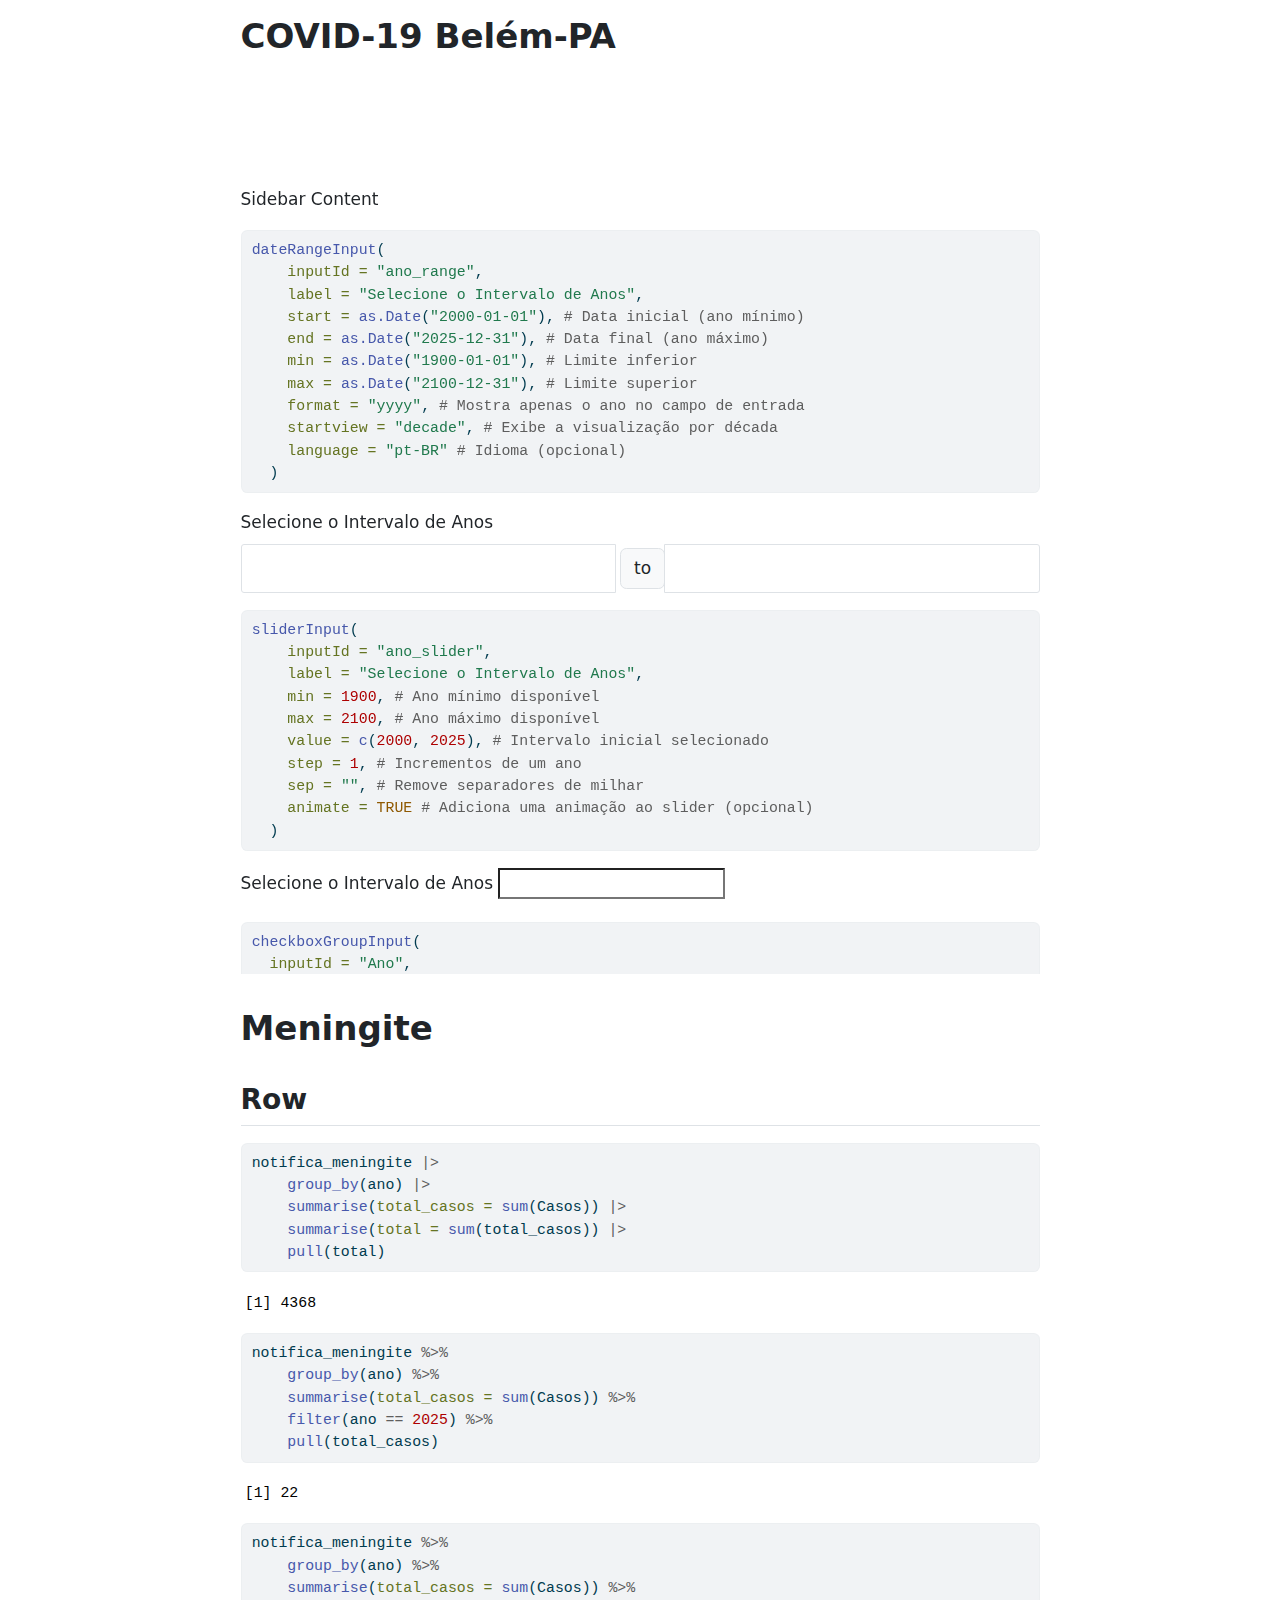
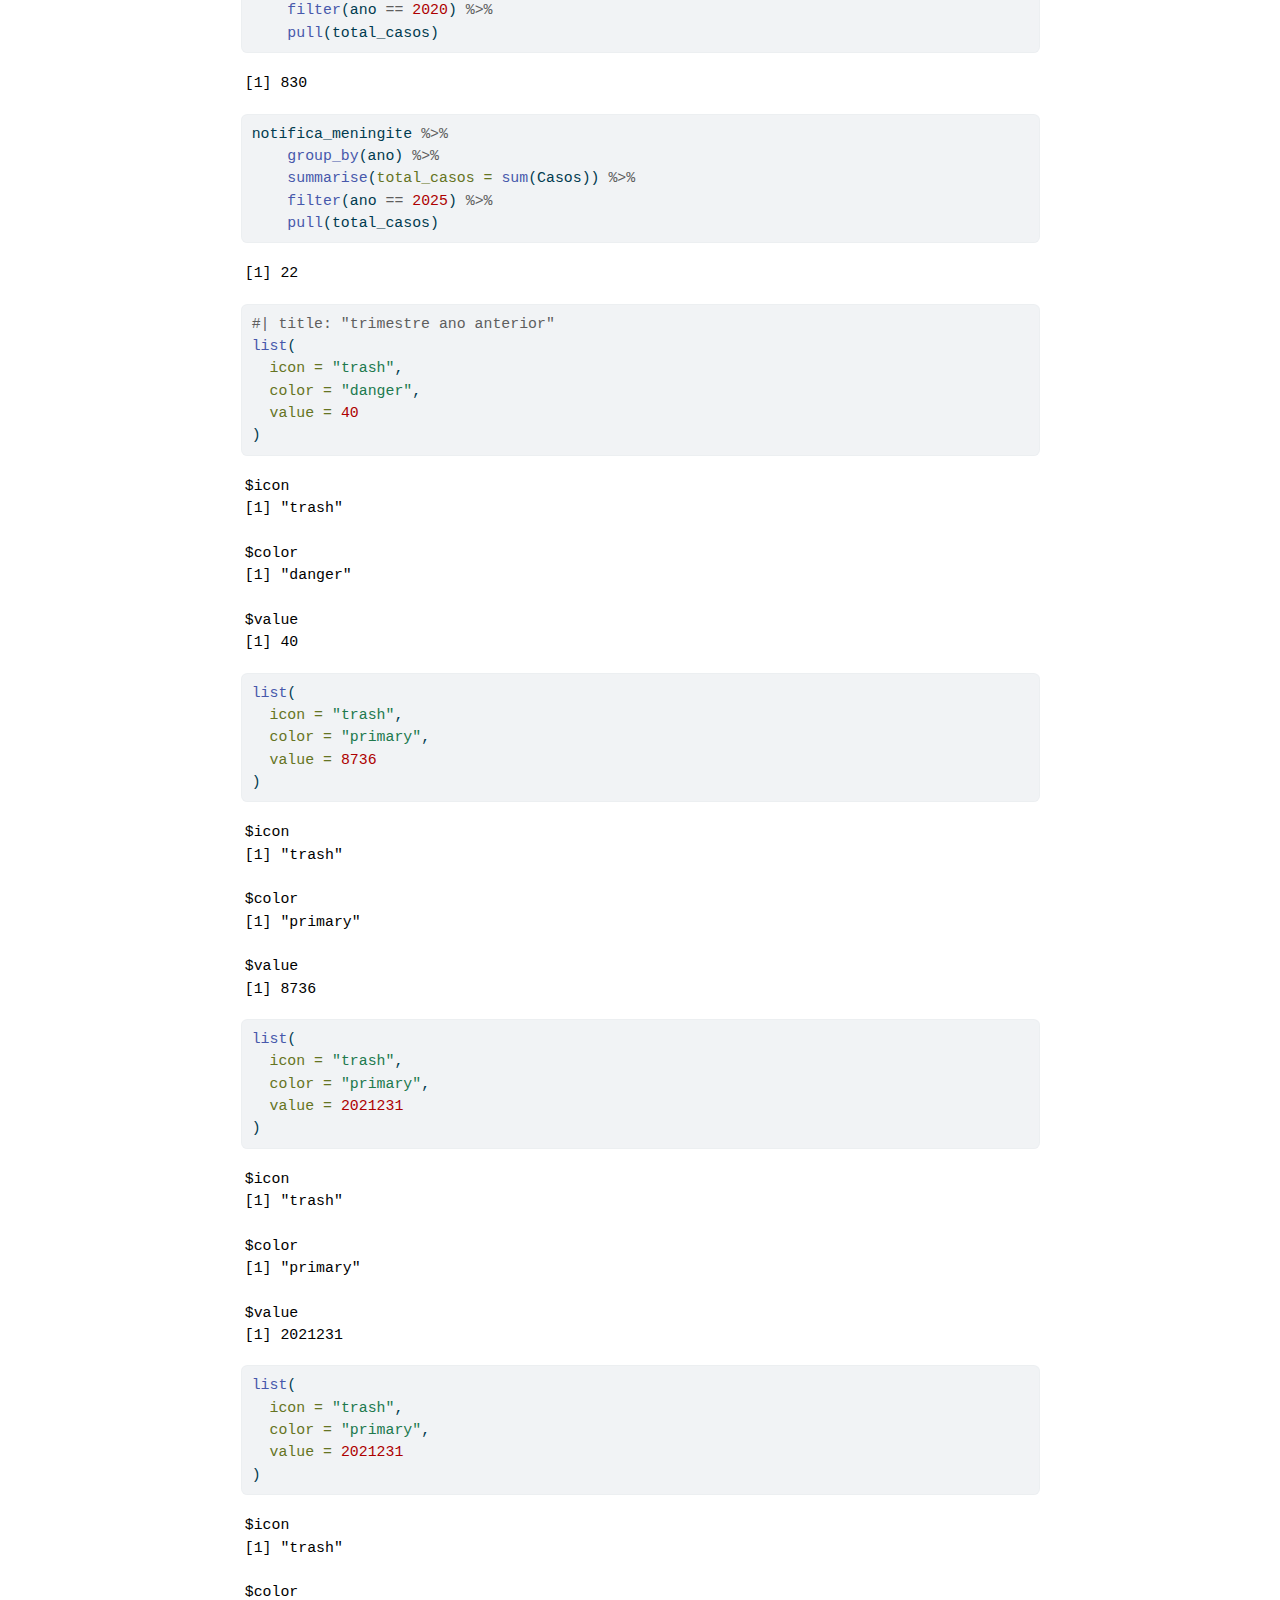
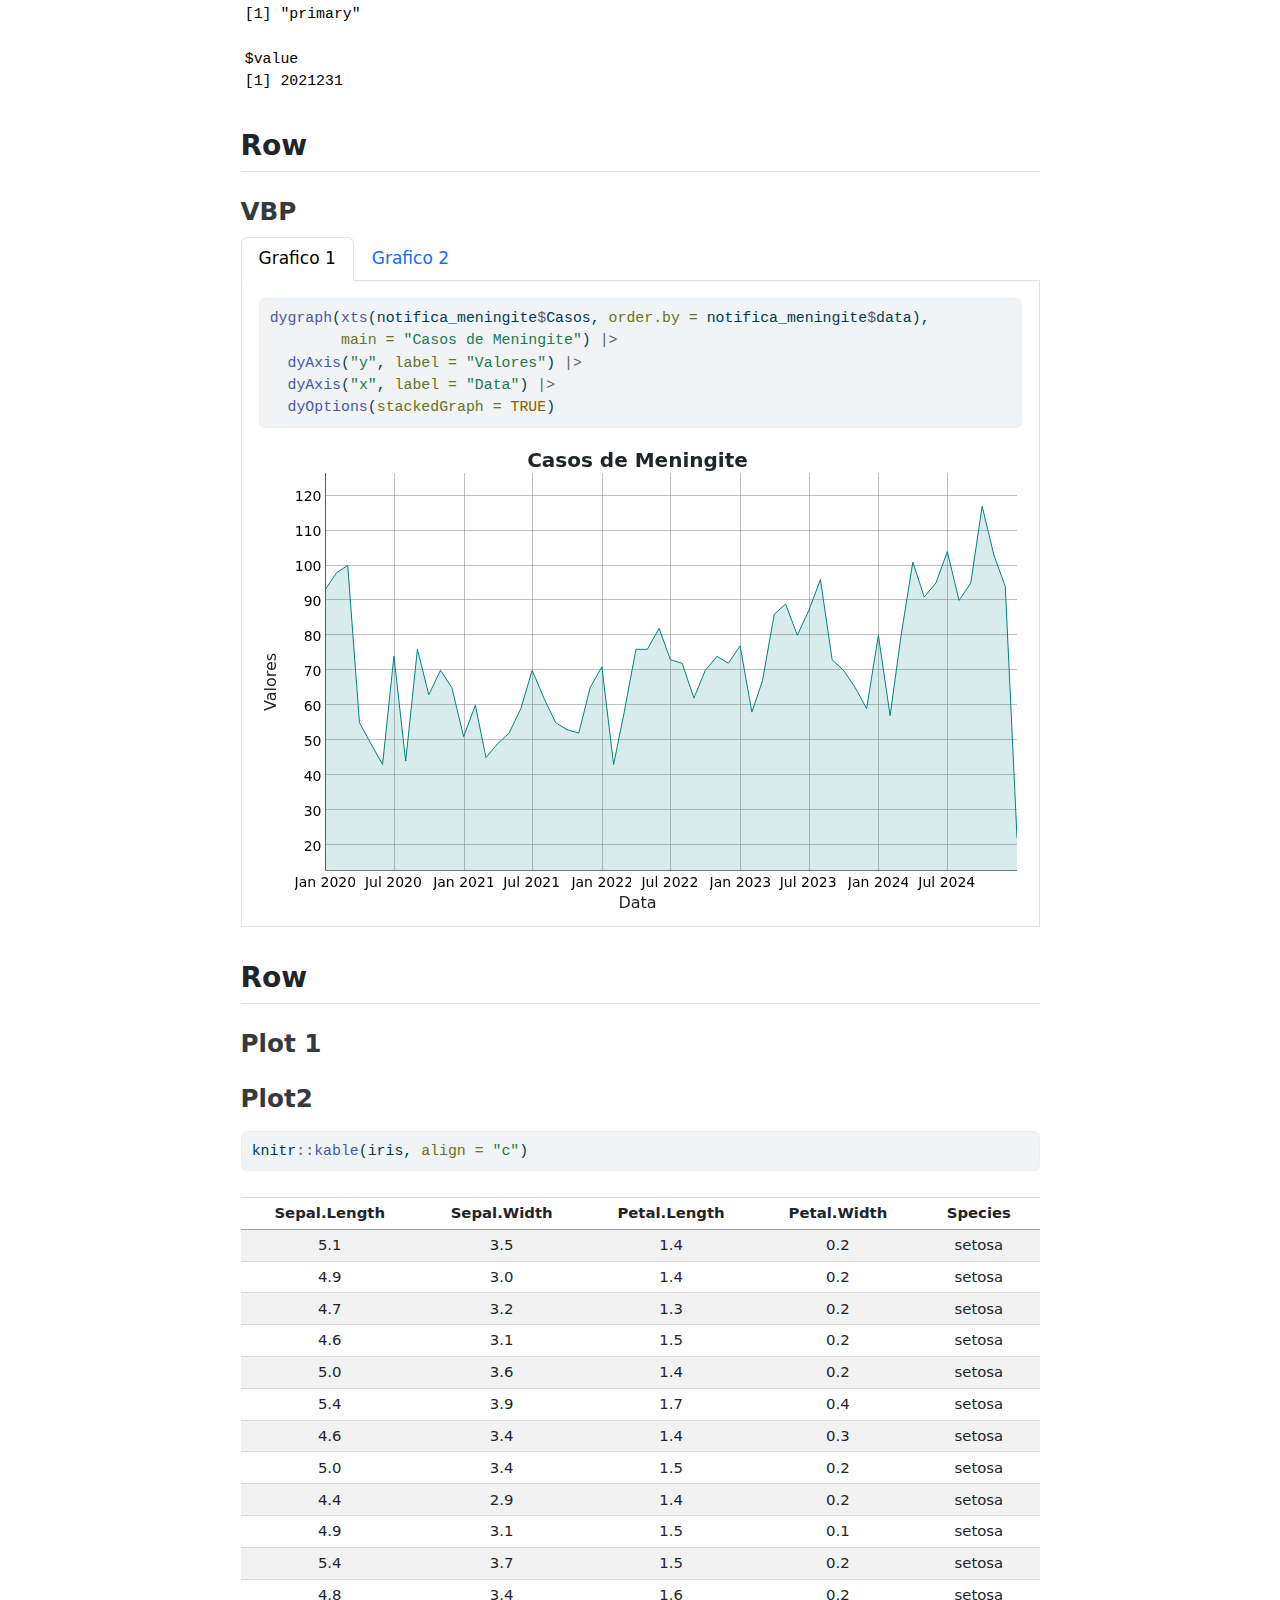
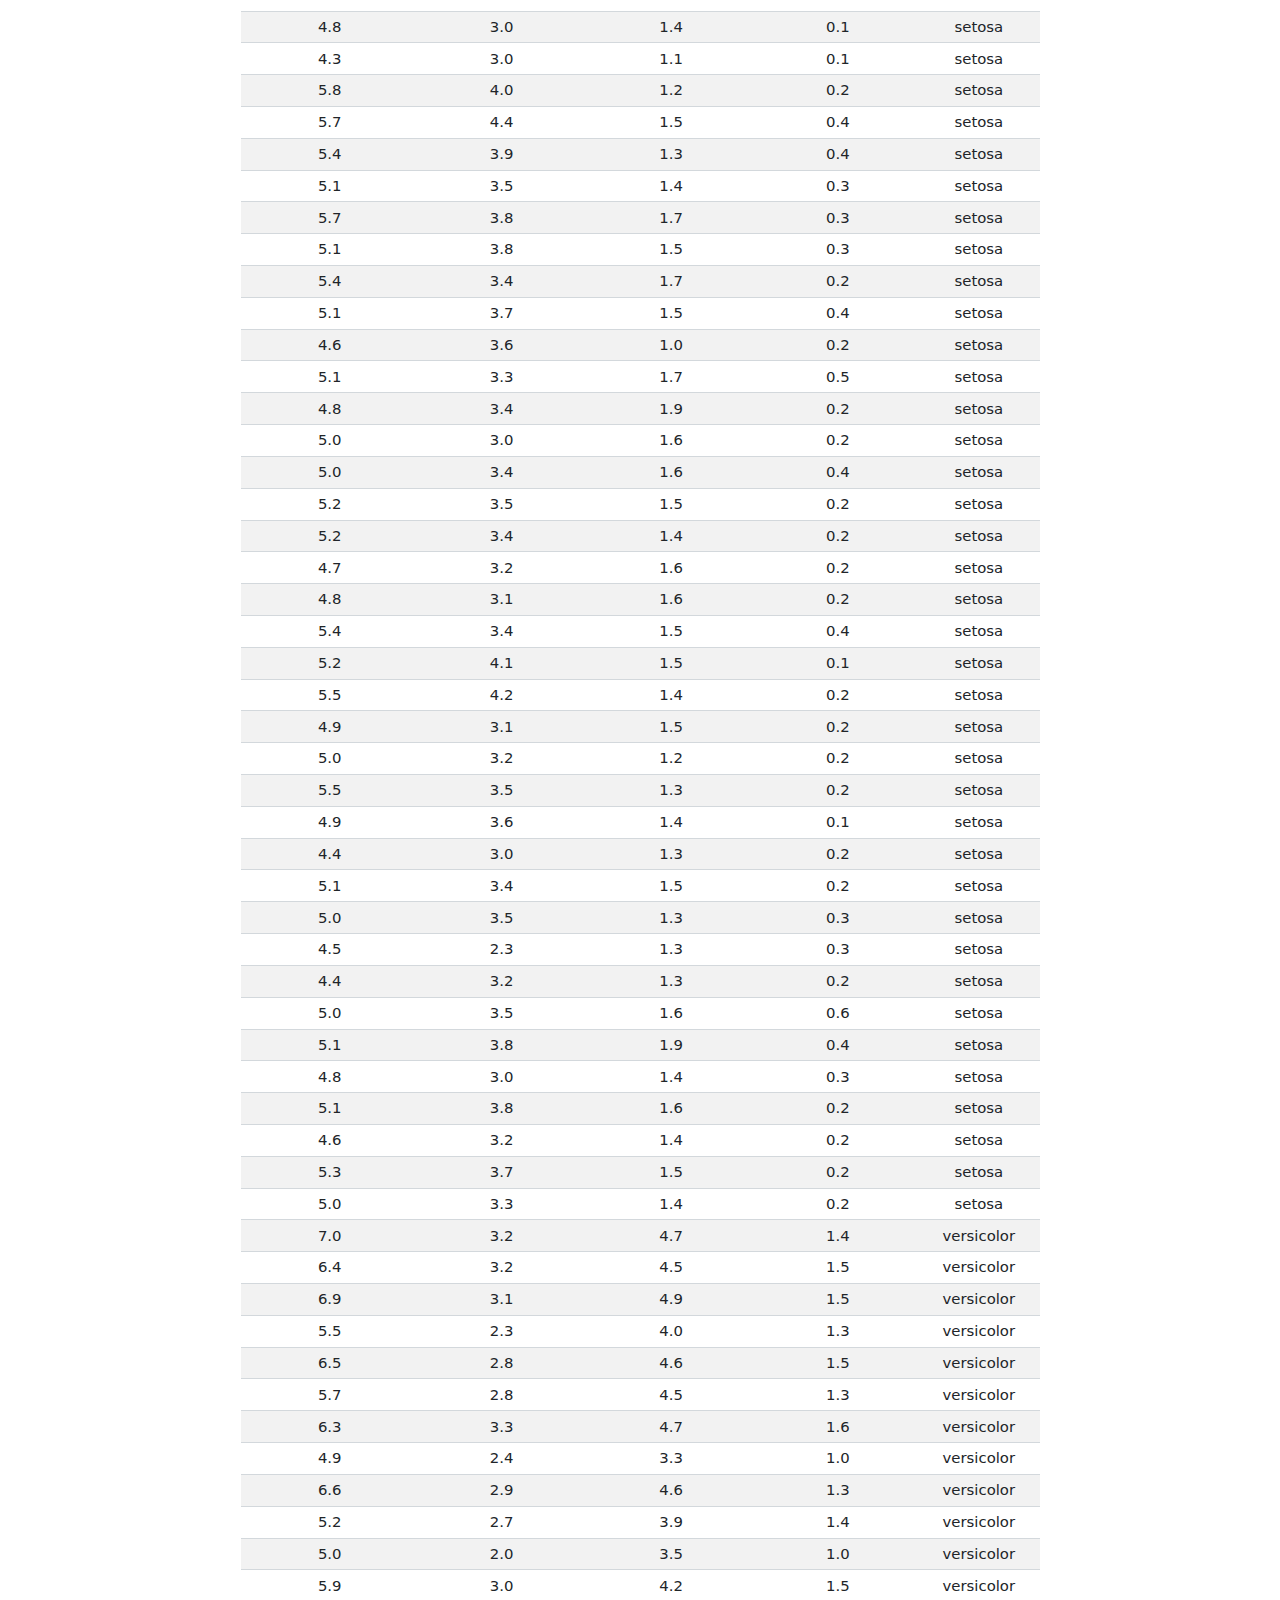
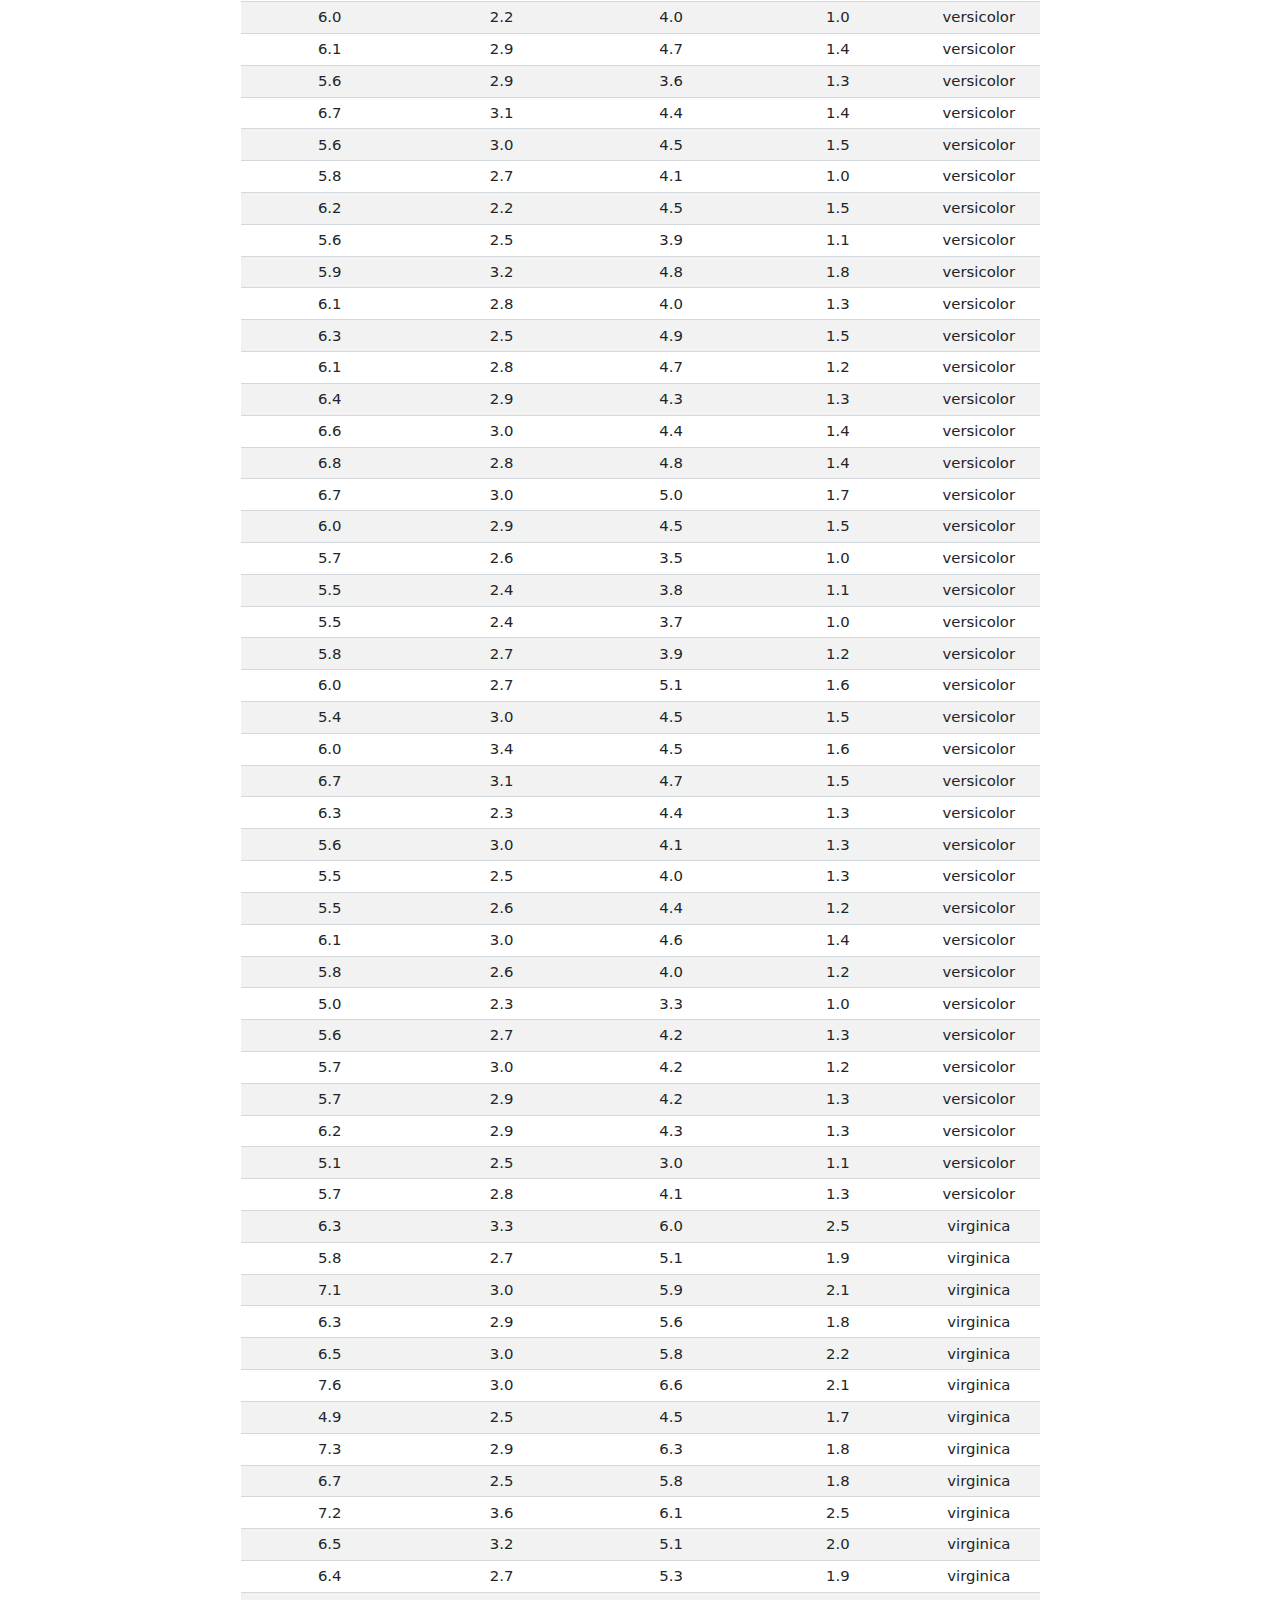
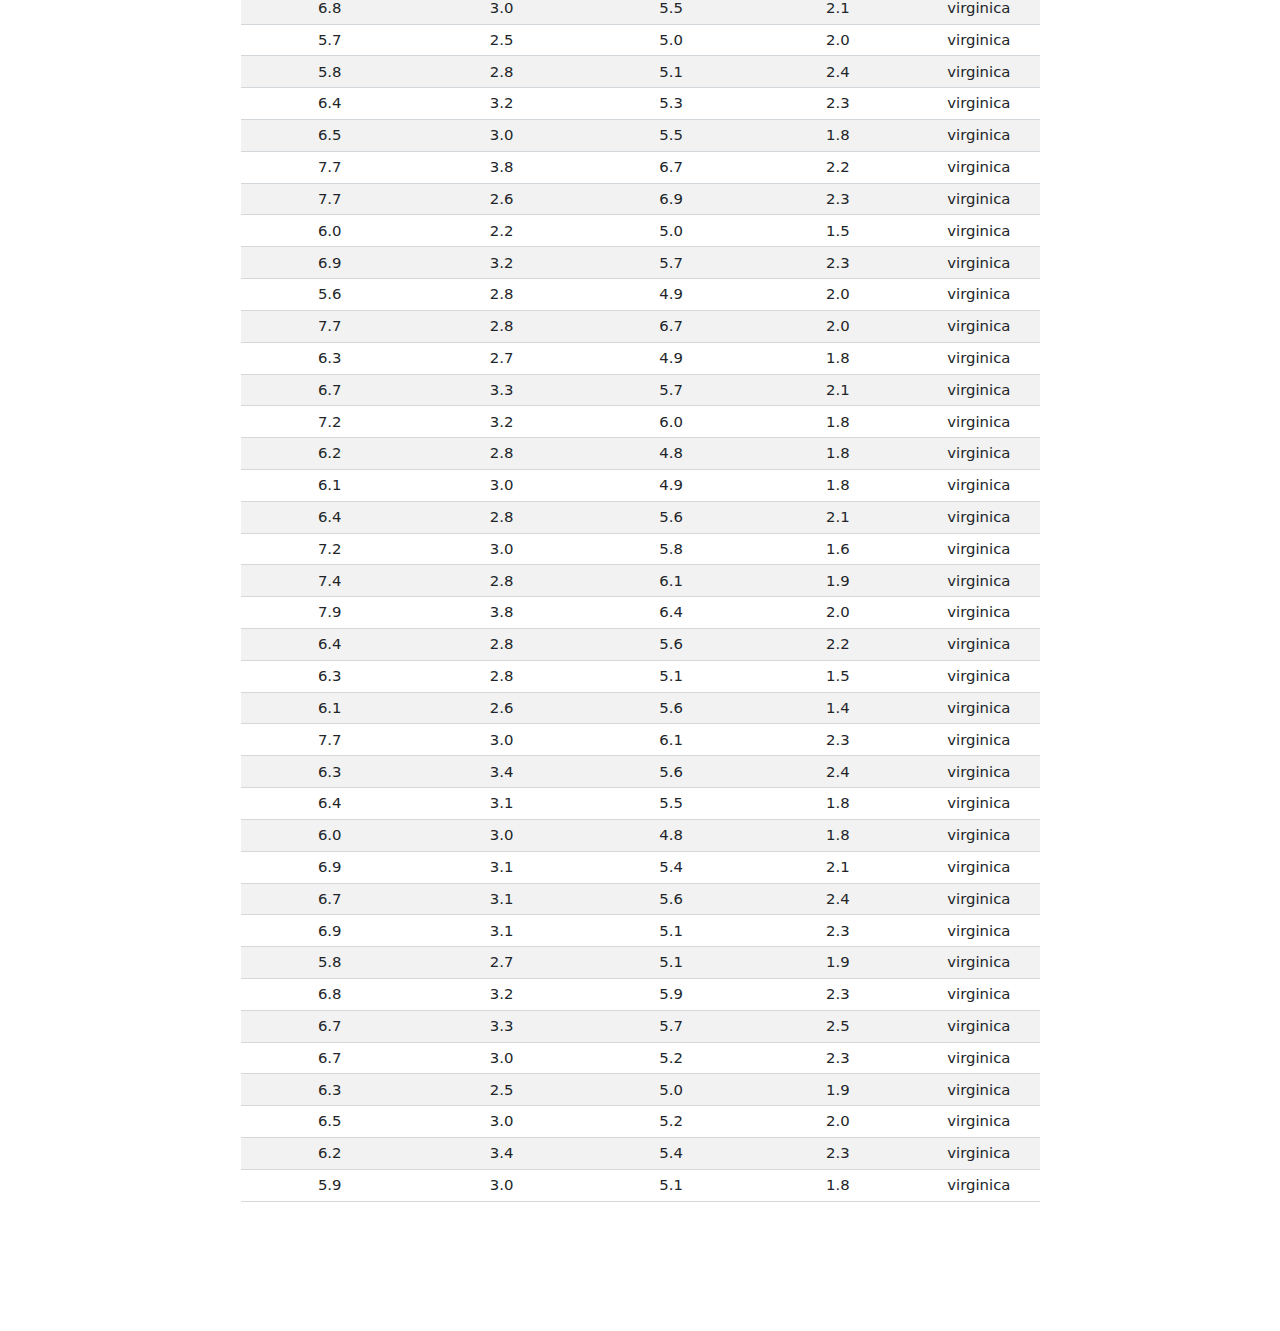
<file: DashboardMeningite.html>
<!DOCTYPE html>
<html xmlns="http://www.w3.org/1999/xhtml" lang="en" xml:lang="en"><head>

<meta charset="utf-8">
<meta name="generator" content="quarto-1.4.553">

<meta name="viewport" content="width=device-width, initial-scale=1.0, user-scalable=yes">


<title>COVID-19 Belém-PA</title>
<style>
code{white-space: pre-wrap;}
span.smallcaps{font-variant: small-caps;}
div.columns{display: flex; gap: min(4vw, 1.5em);}
div.column{flex: auto; overflow-x: auto;}
div.hanging-indent{margin-left: 1.5em; text-indent: -1.5em;}
ul.task-list{list-style: none;}
ul.task-list li input[type="checkbox"] {
  width: 0.8em;
  margin: 0 0.8em 0.2em -1em; /* quarto-specific, see https://github.com/quarto-dev/quarto-cli/issues/4556 */ 
  vertical-align: middle;
}
/* CSS for syntax highlighting */
pre > code.sourceCode { white-space: pre; position: relative; }
pre > code.sourceCode > span { line-height: 1.25; }
pre > code.sourceCode > span:empty { height: 1.2em; }
.sourceCode { overflow: visible; }
code.sourceCode > span { color: inherit; text-decoration: inherit; }
div.sourceCode { margin: 1em 0; }
pre.sourceCode { margin: 0; }
@media screen {
div.sourceCode { overflow: auto; }
}
@media print {
pre > code.sourceCode { white-space: pre-wrap; }
pre > code.sourceCode > span { text-indent: -5em; padding-left: 5em; }
}
pre.numberSource code
  { counter-reset: source-line 0; }
pre.numberSource code > span
  { position: relative; left: -4em; counter-increment: source-line; }
pre.numberSource code > span > a:first-child::before
  { content: counter(source-line);
    position: relative; left: -1em; text-align: right; vertical-align: baseline;
    border: none; display: inline-block;
    -webkit-touch-callout: none; -webkit-user-select: none;
    -khtml-user-select: none; -moz-user-select: none;
    -ms-user-select: none; user-select: none;
    padding: 0 4px; width: 4em;
  }
pre.numberSource { margin-left: 3em;  padding-left: 4px; }
div.sourceCode
  {   }
@media screen {
pre > code.sourceCode > span > a:first-child::before { text-decoration: underline; }
}
</style>


<script src="DashboardMeningite_files/libs/clipboard/clipboard.min.js"></script>
<script src="DashboardMeningite_files/libs/quarto-html/quarto.js"></script>
<script src="DashboardMeningite_files/libs/quarto-html/popper.min.js"></script>
<script src="DashboardMeningite_files/libs/quarto-html/tippy.umd.min.js"></script>
<script src="DashboardMeningite_files/libs/quarto-html/anchor.min.js"></script>
<link href="DashboardMeningite_files/libs/quarto-html/tippy.css" rel="stylesheet">
<link href="DashboardMeningite_files/libs/quarto-html/quarto-syntax-highlighting.css" rel="stylesheet" id="quarto-text-highlighting-styles">
<script src="DashboardMeningite_files/libs/bootstrap/bootstrap.min.js"></script>
<link href="DashboardMeningite_files/libs/bootstrap/bootstrap-icons.css" rel="stylesheet">
<link href="DashboardMeningite_files/libs/bootstrap/bootstrap.min.css" rel="stylesheet" id="quarto-bootstrap" data-mode="light">
<script src="DashboardMeningite_files/libs/bootstrap-datepicker-js-1.9.0/js/bootstrap-datepicker.min.js"></script>

<script>(function() {

        var datepicker = $.fn.datepicker.noConflict();

        $.fn.bsDatepicker = datepicker;

      })();

     </script>

<link href="DashboardMeningite_files/libs/bootstrap-datepicker-css-1.9.0/css/bootstrap-datepicker3.min.css" rel="stylesheet">

<script src="DashboardMeningite_files/libs/ionrangeslider-javascript-2.3.1/js/ion.rangeSlider.min.js"></script>

<script src="DashboardMeningite_files/libs/strftime-0.9.2/strftime-min.js"></script>

<link href="DashboardMeningite_files/libs/ionrangeslider-css-2.3.1/css/ion.rangeSlider.css" rel="stylesheet">

<link href="DashboardMeningite_files/libs/htmltools-fill-0.5.8.1/fill.css" rel="stylesheet">

<script src="DashboardMeningite_files/libs/htmlwidgets-1.6.4/htmlwidgets.js"></script>

<script src="DashboardMeningite_files/libs/jquery-1.11.1/jquery.min.js"></script>

<link href="DashboardMeningite_files/libs/dygraphs-1.1.1/dygraph.css" rel="stylesheet">

<script src="DashboardMeningite_files/libs/dygraphs-1.1.1/dygraph-combined.js"></script>

<script src="DashboardMeningite_files/libs/dygraphs-1.1.1/shapes.js"></script>

<script src="DashboardMeningite_files/libs/moment-2.8.4/moment.js"></script>

<script src="DashboardMeningite_files/libs/moment-timezone-0.2.5/moment-timezone-with-data.js"></script>

<script src="DashboardMeningite_files/libs/moment-fquarter-1.0.0/moment-fquarter.min.js"></script>

<script src="DashboardMeningite_files/libs/dygraphs-binding-1.1.1.6/dygraphs.js"></script>

<script src="DashboardMeningite_files/libs/d3-bundle-5.16.0/d3-bundle.min.js"></script>

<script src="DashboardMeningite_files/libs/d3-lasso-0.0.5/d3-lasso.min.js"></script>

<script src="DashboardMeningite_files/libs/save-svg-as-png-1.4.17/save-svg-as-png.min.js"></script>

<script src="DashboardMeningite_files/libs/flatbush-4.4.0/flatbush.min.js"></script>

<link href="DashboardMeningite_files/libs/ggiraphjs-0.8.10/ggiraphjs.min.css" rel="stylesheet">

<script src="DashboardMeningite_files/libs/ggiraphjs-0.8.10/ggiraphjs.min.js"></script>

<script src="DashboardMeningite_files/libs/girafe-binding-0.8.12/girafe.js"></script>



</head>

<body class="fullcontent">

<div id="quarto-content" class="page-columns page-rows-contents page-layout-article">

<main class="content" id="quarto-document-content">

<header id="title-block-header" class="quarto-title-block default">
<div class="quarto-title">
<h1 class="title">COVID-19 Belém-PA</h1>
</div>



<div class="quarto-title-meta">

    
  
    
  </div>
  


</header>


<section id="section" class="level3 sidebar">
<h3 class="sidebar anchored" data-anchor-id="section"></h3>
<p>Sidebar Content</p>
<div class="cell">
<div class="sourceCode cell-code" id="cb1"><pre class="sourceCode r code-with-copy"><code class="sourceCode r"><span id="cb1-1"><a href="#cb1-1" aria-hidden="true" tabindex="-1"></a><span class="fu">dateRangeInput</span>(</span>
<span id="cb1-2"><a href="#cb1-2" aria-hidden="true" tabindex="-1"></a>    <span class="at">inputId =</span> <span class="st">"ano_range"</span>,</span>
<span id="cb1-3"><a href="#cb1-3" aria-hidden="true" tabindex="-1"></a>    <span class="at">label =</span> <span class="st">"Selecione o Intervalo de Anos"</span>,</span>
<span id="cb1-4"><a href="#cb1-4" aria-hidden="true" tabindex="-1"></a>    <span class="at">start =</span> <span class="fu">as.Date</span>(<span class="st">"2000-01-01"</span>), <span class="co"># Data inicial (ano mínimo)</span></span>
<span id="cb1-5"><a href="#cb1-5" aria-hidden="true" tabindex="-1"></a>    <span class="at">end =</span> <span class="fu">as.Date</span>(<span class="st">"2025-12-31"</span>), <span class="co"># Data final (ano máximo)</span></span>
<span id="cb1-6"><a href="#cb1-6" aria-hidden="true" tabindex="-1"></a>    <span class="at">min =</span> <span class="fu">as.Date</span>(<span class="st">"1900-01-01"</span>), <span class="co"># Limite inferior</span></span>
<span id="cb1-7"><a href="#cb1-7" aria-hidden="true" tabindex="-1"></a>    <span class="at">max =</span> <span class="fu">as.Date</span>(<span class="st">"2100-12-31"</span>), <span class="co"># Limite superior</span></span>
<span id="cb1-8"><a href="#cb1-8" aria-hidden="true" tabindex="-1"></a>    <span class="at">format =</span> <span class="st">"yyyy"</span>, <span class="co"># Mostra apenas o ano no campo de entrada</span></span>
<span id="cb1-9"><a href="#cb1-9" aria-hidden="true" tabindex="-1"></a>    <span class="at">startview =</span> <span class="st">"decade"</span>, <span class="co"># Exibe a visualização por década</span></span>
<span id="cb1-10"><a href="#cb1-10" aria-hidden="true" tabindex="-1"></a>    <span class="at">language =</span> <span class="st">"pt-BR"</span> <span class="co"># Idioma (opcional)</span></span>
<span id="cb1-11"><a href="#cb1-11" aria-hidden="true" tabindex="-1"></a>  )</span></code><button title="Copy to Clipboard" class="code-copy-button"><i class="bi"></i></button></pre></div>
<div class="cell-output-display">
<div id="ano_range" class="shiny-date-range-input form-group shiny-input-container">
<label class="control-label" id="ano_range-label" for="ano_range">Selecione o Intervalo de Anos</label>
<div class="input-daterange input-group input-group-sm">
<input class="form-control" type="text" aria-labelledby="ano_range-label" title="Date format: yyyy" data-date-language="pt-BR" data-date-week-start="0" data-date-format="yyyy" data-date-start-view="decade" data-min-date="1900-01-01" data-max-date="2100-12-31" data-initial-date="2000-01-01" data-date-autoclose="true">
<span class="input-group-addon input-group-prepend input-group-append">
<span class="input-group-text"> to </span>
</span>
<input class="form-control" type="text" aria-labelledby="ano_range-label" title="Date format: yyyy" data-date-language="pt-BR" data-date-week-start="0" data-date-format="yyyy" data-date-start-view="decade" data-min-date="1900-01-01" data-max-date="2100-12-31" data-initial-date="2025-12-31" data-date-autoclose="true">
</div>
</div>
</div>
</div>
<div class="cell">
<div class="sourceCode cell-code" id="cb2"><pre class="sourceCode r code-with-copy"><code class="sourceCode r"><span id="cb2-1"><a href="#cb2-1" aria-hidden="true" tabindex="-1"></a><span class="fu">sliderInput</span>(</span>
<span id="cb2-2"><a href="#cb2-2" aria-hidden="true" tabindex="-1"></a>    <span class="at">inputId =</span> <span class="st">"ano_slider"</span>,</span>
<span id="cb2-3"><a href="#cb2-3" aria-hidden="true" tabindex="-1"></a>    <span class="at">label =</span> <span class="st">"Selecione o Intervalo de Anos"</span>,</span>
<span id="cb2-4"><a href="#cb2-4" aria-hidden="true" tabindex="-1"></a>    <span class="at">min =</span> <span class="dv">1900</span>, <span class="co"># Ano mínimo disponível</span></span>
<span id="cb2-5"><a href="#cb2-5" aria-hidden="true" tabindex="-1"></a>    <span class="at">max =</span> <span class="dv">2100</span>, <span class="co"># Ano máximo disponível</span></span>
<span id="cb2-6"><a href="#cb2-6" aria-hidden="true" tabindex="-1"></a>    <span class="at">value =</span> <span class="fu">c</span>(<span class="dv">2000</span>, <span class="dv">2025</span>), <span class="co"># Intervalo inicial selecionado</span></span>
<span id="cb2-7"><a href="#cb2-7" aria-hidden="true" tabindex="-1"></a>    <span class="at">step =</span> <span class="dv">1</span>, <span class="co"># Incrementos de um ano</span></span>
<span id="cb2-8"><a href="#cb2-8" aria-hidden="true" tabindex="-1"></a>    <span class="at">sep =</span> <span class="st">""</span>, <span class="co"># Remove separadores de milhar</span></span>
<span id="cb2-9"><a href="#cb2-9" aria-hidden="true" tabindex="-1"></a>    <span class="at">animate =</span> <span class="cn">TRUE</span> <span class="co"># Adiciona uma animação ao slider (opcional)</span></span>
<span id="cb2-10"><a href="#cb2-10" aria-hidden="true" tabindex="-1"></a>  )</span></code><button title="Copy to Clipboard" class="code-copy-button"><i class="bi"></i></button></pre></div>
<div class="cell-output-display">
<div class="form-group shiny-input-container">
<label class="control-label" id="ano_slider-label" for="ano_slider">Selecione o Intervalo de Anos</label>
<input class="js-range-slider" id="ano_slider" data-skin="shiny" data-type="double" data-min="1900" data-max="2100" data-from="2000" data-to="2025" data-step="1" data-grid="true" data-grid-num="10" data-grid-snap="false" data-prettify-separator="" data-prettify-enabled="false" data-keyboard="true" data-drag-interval="true" data-data-type="number">
<div class="slider-animate-container">
<a href="#" class="slider-animate-button" data-target-id="ano_slider" data-interval="1000" data-loop="FALSE">
<span class="play">
<i aria-label="play icon" class="glyphicon glyphicon-play" role="presentation"></i>
</span>
<span class="pause">
<i aria-label="pause icon" class="glyphicon glyphicon-pause" role="presentation"></i>
</span>
</a>
</div>
</div>
</div>
</div>
<div class="cell">
<div class="sourceCode cell-code" id="cb3"><pre class="sourceCode r code-with-copy"><code class="sourceCode r"><span id="cb3-1"><a href="#cb3-1" aria-hidden="true" tabindex="-1"></a><span class="fu">checkboxGroupInput</span>(</span>
<span id="cb3-2"><a href="#cb3-2" aria-hidden="true" tabindex="-1"></a>  <span class="at">inputId =</span> <span class="st">"Ano"</span>,</span>
<span id="cb3-3"><a href="#cb3-3" aria-hidden="true" tabindex="-1"></a>  <span class="at">label =</span> <span class="st">"Selecione os Anos"</span>,</span>
<span id="cb3-4"><a href="#cb3-4" aria-hidden="true" tabindex="-1"></a>  <span class="at">choices =</span> <span class="fu">c</span>(<span class="st">"Todos"</span>, <span class="fu">unique</span>(notifica_meningite<span class="sc">$</span>ano)), <span class="co"># Inclui "Todos" e os anos disponíveis</span></span>
<span id="cb3-5"><a href="#cb3-5" aria-hidden="true" tabindex="-1"></a>  <span class="at">selected =</span> <span class="st">"Todos"</span> <span class="co"># Define "Todos" como selecionado por padrão</span></span>
<span id="cb3-6"><a href="#cb3-6" aria-hidden="true" tabindex="-1"></a>)</span></code><button title="Copy to Clipboard" class="code-copy-button"><i class="bi"></i></button></pre></div>
<div class="cell-output-display">
<div id="Ano" class="form-group shiny-input-checkboxgroup shiny-input-container" role="group" aria-labelledby="Ano-label">
<label class="control-label" id="Ano-label" for="Ano">Selecione os Anos</label>
<div class="shiny-options-group">
<div class="checkbox">
<label>
<input type="checkbox" name="Ano" value="Todos" checked="checked">
<span>Todos</span>
</label>
</div>
<div class="checkbox">
<label>
<input type="checkbox" name="Ano" value="2020">
<span>2020</span>
</label>
</div>
<div class="checkbox">
<label>
<input type="checkbox" name="Ano" value="2021">
<span>2021</span>
</label>
</div>
<div class="checkbox">
<label>
<input type="checkbox" name="Ano" value="2022">
<span>2022</span>
</label>
</div>
<div class="checkbox">
<label>
<input type="checkbox" name="Ano" value="2023">
<span>2023</span>
</label>
</div>
<div class="checkbox">
<label>
<input type="checkbox" name="Ano" value="2024">
<span>2024</span>
</label>
</div>
<div class="checkbox">
<label>
<input type="checkbox" name="Ano" value="2025">
<span>2025</span>
</label>
</div>
</div>
</div>
</div>
</div>
</section>
<section id="meningite" class="level1">
<h1>Meningite</h1>
<section id="row" class="level2" height="20%">
<h2 height="20%" class="anchored" data-anchor-id="row">Row</h2>
<div class="cell" content="valuebox" title="Casos Totais" data-icon="activity" color="#71A621">
<div class="sourceCode cell-code" id="cb4"><pre class="sourceCode r code-with-copy"><code class="sourceCode r"><span id="cb4-1"><a href="#cb4-1" aria-hidden="true" tabindex="-1"></a>notifica_meningite <span class="sc">|&gt;</span> </span>
<span id="cb4-2"><a href="#cb4-2" aria-hidden="true" tabindex="-1"></a>    <span class="fu">group_by</span>(ano) <span class="sc">|&gt;</span> </span>
<span id="cb4-3"><a href="#cb4-3" aria-hidden="true" tabindex="-1"></a>    <span class="fu">summarise</span>(<span class="at">total_casos =</span> <span class="fu">sum</span>(Casos)) <span class="sc">|&gt;</span></span>
<span id="cb4-4"><a href="#cb4-4" aria-hidden="true" tabindex="-1"></a>    <span class="fu">summarise</span>(<span class="at">total =</span> <span class="fu">sum</span>(total_casos)) <span class="sc">|&gt;</span> </span>
<span id="cb4-5"><a href="#cb4-5" aria-hidden="true" tabindex="-1"></a>    <span class="fu">pull</span>(total)</span></code><button title="Copy to Clipboard" class="code-copy-button"><i class="bi"></i></button></pre></div>
<div class="cell-output cell-output-stdout">
<pre><code>[1] 4368</code></pre>
</div>
</div>
<div class="cell" content="valuebox" title="Trimestre Anterior" data-icon="pencil" color="{}">
<div class="sourceCode cell-code" id="cb6"><pre class="sourceCode r code-with-copy"><code class="sourceCode r"><span id="cb6-1"><a href="#cb6-1" aria-hidden="true" tabindex="-1"></a>notifica_meningite <span class="sc">%&gt;%</span></span>
<span id="cb6-2"><a href="#cb6-2" aria-hidden="true" tabindex="-1"></a>    <span class="fu">group_by</span>(ano) <span class="sc">%&gt;%</span></span>
<span id="cb6-3"><a href="#cb6-3" aria-hidden="true" tabindex="-1"></a>    <span class="fu">summarise</span>(<span class="at">total_casos =</span> <span class="fu">sum</span>(Casos)) <span class="sc">%&gt;%</span></span>
<span id="cb6-4"><a href="#cb6-4" aria-hidden="true" tabindex="-1"></a>    <span class="fu">filter</span>(ano <span class="sc">==</span> <span class="dv">2025</span>) <span class="sc">%&gt;%</span></span>
<span id="cb6-5"><a href="#cb6-5" aria-hidden="true" tabindex="-1"></a>    <span class="fu">pull</span>(total_casos)</span></code><button title="Copy to Clipboard" class="code-copy-button"><i class="bi"></i></button></pre></div>
<div class="cell-output cell-output-stdout">
<pre><code>[1] 22</code></pre>
</div>
</div>
<div class="cell" content="valuebox" title="Casos em 2020" data-icon="activity" color="#71A890">
<div class="sourceCode cell-code" id="cb8"><pre class="sourceCode r code-with-copy"><code class="sourceCode r"><span id="cb8-1"><a href="#cb8-1" aria-hidden="true" tabindex="-1"></a>notifica_meningite <span class="sc">%&gt;%</span></span>
<span id="cb8-2"><a href="#cb8-2" aria-hidden="true" tabindex="-1"></a>    <span class="fu">group_by</span>(ano) <span class="sc">%&gt;%</span></span>
<span id="cb8-3"><a href="#cb8-3" aria-hidden="true" tabindex="-1"></a>    <span class="fu">summarise</span>(<span class="at">total_casos =</span> <span class="fu">sum</span>(Casos)) <span class="sc">%&gt;%</span></span>
<span id="cb8-4"><a href="#cb8-4" aria-hidden="true" tabindex="-1"></a>    <span class="fu">filter</span>(ano <span class="sc">==</span> <span class="dv">2020</span>) <span class="sc">%&gt;%</span></span>
<span id="cb8-5"><a href="#cb8-5" aria-hidden="true" tabindex="-1"></a>    <span class="fu">pull</span>(total_casos)</span></code><button title="Copy to Clipboard" class="code-copy-button"><i class="bi"></i></button></pre></div>
<div class="cell-output cell-output-stdout">
<pre><code>[1] 830</code></pre>
</div>
</div>
<div class="cell" content="valuebox" title="Recuperados" data-icon="capsule" color="#71A621">
<div class="sourceCode cell-code" id="cb10"><pre class="sourceCode r code-with-copy"><code class="sourceCode r"><span id="cb10-1"><a href="#cb10-1" aria-hidden="true" tabindex="-1"></a>notifica_meningite <span class="sc">%&gt;%</span></span>
<span id="cb10-2"><a href="#cb10-2" aria-hidden="true" tabindex="-1"></a>    <span class="fu">group_by</span>(ano) <span class="sc">%&gt;%</span></span>
<span id="cb10-3"><a href="#cb10-3" aria-hidden="true" tabindex="-1"></a>    <span class="fu">summarise</span>(<span class="at">total_casos =</span> <span class="fu">sum</span>(Casos)) <span class="sc">%&gt;%</span></span>
<span id="cb10-4"><a href="#cb10-4" aria-hidden="true" tabindex="-1"></a>    <span class="fu">filter</span>(ano <span class="sc">==</span> <span class="dv">2025</span>) <span class="sc">%&gt;%</span></span>
<span id="cb10-5"><a href="#cb10-5" aria-hidden="true" tabindex="-1"></a>    <span class="fu">pull</span>(total_casos)</span></code><button title="Copy to Clipboard" class="code-copy-button"><i class="bi"></i></button></pre></div>
<div class="cell-output cell-output-stdout">
<pre><code>[1] 22</code></pre>
</div>
<div class="sourceCode cell-code" id="cb12"><pre class="sourceCode r code-with-copy"><code class="sourceCode r"><span id="cb12-1"><a href="#cb12-1" aria-hidden="true" tabindex="-1"></a><span class="co">#| title: "trimestre ano anterior"</span></span>
<span id="cb12-2"><a href="#cb12-2" aria-hidden="true" tabindex="-1"></a><span class="fu">list</span>(</span>
<span id="cb12-3"><a href="#cb12-3" aria-hidden="true" tabindex="-1"></a>  <span class="at">icon =</span> <span class="st">"trash"</span>,</span>
<span id="cb12-4"><a href="#cb12-4" aria-hidden="true" tabindex="-1"></a>  <span class="at">color =</span> <span class="st">"danger"</span>,</span>
<span id="cb12-5"><a href="#cb12-5" aria-hidden="true" tabindex="-1"></a>  <span class="at">value =</span> <span class="dv">40</span></span>
<span id="cb12-6"><a href="#cb12-6" aria-hidden="true" tabindex="-1"></a>)</span></code><button title="Copy to Clipboard" class="code-copy-button"><i class="bi"></i></button></pre></div>
<div class="cell-output cell-output-stdout">
<pre><code>$icon
[1] "trash"

$color
[1] "danger"

$value
[1] 40</code></pre>
</div>
</div>
<div class="cell" content="valuebox" title="Trimestre Anterior/Brasil">
<div class="sourceCode cell-code" id="cb14"><pre class="sourceCode r code-with-copy"><code class="sourceCode r"><span id="cb14-1"><a href="#cb14-1" aria-hidden="true" tabindex="-1"></a><span class="fu">list</span>(</span>
<span id="cb14-2"><a href="#cb14-2" aria-hidden="true" tabindex="-1"></a>  <span class="at">icon =</span> <span class="st">"trash"</span>,</span>
<span id="cb14-3"><a href="#cb14-3" aria-hidden="true" tabindex="-1"></a>  <span class="at">color =</span> <span class="st">"primary"</span>,</span>
<span id="cb14-4"><a href="#cb14-4" aria-hidden="true" tabindex="-1"></a>  <span class="at">value =</span> <span class="dv">8736</span></span>
<span id="cb14-5"><a href="#cb14-5" aria-hidden="true" tabindex="-1"></a>)</span></code><button title="Copy to Clipboard" class="code-copy-button"><i class="bi"></i></button></pre></div>
<div class="cell-output cell-output-stdout">
<pre><code>$icon
[1] "trash"

$color
[1] "primary"

$value
[1] 8736</code></pre>
</div>
</div>
<div class="cell" content="valuebox" title="Acumulado/Brasil">
<div class="sourceCode cell-code" id="cb16"><pre class="sourceCode r code-with-copy"><code class="sourceCode r"><span id="cb16-1"><a href="#cb16-1" aria-hidden="true" tabindex="-1"></a><span class="fu">list</span>(</span>
<span id="cb16-2"><a href="#cb16-2" aria-hidden="true" tabindex="-1"></a>  <span class="at">icon =</span> <span class="st">"trash"</span>,</span>
<span id="cb16-3"><a href="#cb16-3" aria-hidden="true" tabindex="-1"></a>  <span class="at">color =</span> <span class="st">"primary"</span>,</span>
<span id="cb16-4"><a href="#cb16-4" aria-hidden="true" tabindex="-1"></a>  <span class="at">value =</span> <span class="dv">2021231</span></span>
<span id="cb16-5"><a href="#cb16-5" aria-hidden="true" tabindex="-1"></a>)</span></code><button title="Copy to Clipboard" class="code-copy-button"><i class="bi"></i></button></pre></div>
<div class="cell-output cell-output-stdout">
<pre><code>$icon
[1] "trash"

$color
[1] "primary"

$value
[1] 2021231</code></pre>
</div>
</div>
<div class="cell" content="valuebox" title="Trimestre Ano Anterior/Brasil">
<div class="sourceCode cell-code" id="cb18"><pre class="sourceCode r code-with-copy"><code class="sourceCode r"><span id="cb18-1"><a href="#cb18-1" aria-hidden="true" tabindex="-1"></a><span class="fu">list</span>(</span>
<span id="cb18-2"><a href="#cb18-2" aria-hidden="true" tabindex="-1"></a>  <span class="at">icon =</span> <span class="st">"trash"</span>,</span>
<span id="cb18-3"><a href="#cb18-3" aria-hidden="true" tabindex="-1"></a>  <span class="at">color =</span> <span class="st">"primary"</span>,</span>
<span id="cb18-4"><a href="#cb18-4" aria-hidden="true" tabindex="-1"></a>  <span class="at">value =</span> <span class="dv">2021231</span></span>
<span id="cb18-5"><a href="#cb18-5" aria-hidden="true" tabindex="-1"></a>)</span></code><button title="Copy to Clipboard" class="code-copy-button"><i class="bi"></i></button></pre></div>
<div class="cell-output cell-output-stdout">
<pre><code>$icon
[1] "trash"

$color
[1] "primary"

$value
[1] 2021231</code></pre>
</div>
</div>
</section>
<section id="row-1" class="level2" height="40%">
<h2 height="40%" class="anchored" data-anchor-id="row-1">Row</h2>
<section id="vbp" class="level3">
<h3 class="anchored" data-anchor-id="vbp">VBP</h3>
<div class="tabset-margin-container"></div><div class="panel-tabset">
<ul class="nav nav-tabs" role="tablist"><li class="nav-item" role="presentation"><a class="nav-link active" id="tabset-1-1-tab" data-bs-toggle="tab" data-bs-target="#tabset-1-1" role="tab" aria-controls="tabset-1-1" aria-selected="true" href="">Grafico 1</a></li><li class="nav-item" role="presentation"><a class="nav-link" id="tabset-1-2-tab" data-bs-toggle="tab" data-bs-target="#tabset-1-2" role="tab" aria-controls="tabset-1-2" aria-selected="false" href="">Grafico 2</a></li></ul>
<div class="tab-content">
<div id="tabset-1-1" class="tab-pane active" role="tabpanel" aria-labelledby="tabset-1-1-tab">
<div class="cell">
<div class="sourceCode cell-code" id="cb20"><pre class="sourceCode r code-with-copy"><code class="sourceCode r"><span id="cb20-1"><a href="#cb20-1" aria-hidden="true" tabindex="-1"></a><span class="fu">dygraph</span>(<span class="fu">xts</span>(notifica_meningite<span class="sc">$</span>Casos, <span class="at">order.by =</span> notifica_meningite<span class="sc">$</span>data), </span>
<span id="cb20-2"><a href="#cb20-2" aria-hidden="true" tabindex="-1"></a>        <span class="at">main =</span> <span class="st">"Casos de Meningite"</span>) <span class="sc">|&gt;</span> </span>
<span id="cb20-3"><a href="#cb20-3" aria-hidden="true" tabindex="-1"></a>  <span class="fu">dyAxis</span>(<span class="st">"y"</span>, <span class="at">label =</span> <span class="st">"Valores"</span>) <span class="sc">|&gt;</span> </span>
<span id="cb20-4"><a href="#cb20-4" aria-hidden="true" tabindex="-1"></a>  <span class="fu">dyAxis</span>(<span class="st">"x"</span>, <span class="at">label =</span> <span class="st">"Data"</span>) <span class="sc">|&gt;</span> </span>
<span id="cb20-5"><a href="#cb20-5" aria-hidden="true" tabindex="-1"></a>  <span class="fu">dyOptions</span>(<span class="at">stackedGraph =</span> <span class="cn">TRUE</span>)</span></code><button title="Copy to Clipboard" class="code-copy-button"><i class="bi"></i></button></pre></div>
<div class="cell-output-display">
<div class="dygraphs html-widget html-fill-item" id="htmlwidget-a95383ba2c8f318ad91e" style="width:100%;height:464px;"></div>
<script type="application/json" data-for="htmlwidget-a95383ba2c8f318ad91e">{"x":{"attrs":{"axes":{"x":{"pixelsPerLabel":60,"drawAxis":true},"y":{"drawAxis":true}},"title":"Casos de Meningite","labels":["month","V1"],"legend":"auto","retainDateWindow":false,"ylabel":"Valores","xlabel":"Data","stackedGraph":true,"fillGraph":false,"fillAlpha":0.15,"stepPlot":false,"drawPoints":false,"pointSize":1,"drawGapEdgePoints":false,"connectSeparatedPoints":false,"strokeWidth":1,"strokeBorderColor":"white","colorValue":0.5,"colorSaturation":1,"includeZero":false,"drawAxesAtZero":false,"logscale":false,"axisTickSize":3,"axisLineColor":"black","axisLineWidth":0.3,"axisLabelColor":"black","axisLabelFontSize":14,"axisLabelWidth":60,"drawGrid":true,"gridLineWidth":0.3,"rightGap":5,"digitsAfterDecimal":2,"labelsKMB":false,"labelsKMG2":false,"labelsUTC":false,"maxNumberWidth":6,"animatedZooms":false,"mobileDisableYTouch":true,"disableZoom":false},"scale":"monthly","annotations":[],"shadings":[],"events":[],"format":"date","data":[["2020-01-01T00:00:00.000Z","2020-02-01T00:00:00.000Z","2020-03-01T00:00:00.000Z","2020-04-01T00:00:00.000Z","2020-05-01T00:00:00.000Z","2020-06-01T00:00:00.000Z","2020-07-01T00:00:00.000Z","2020-08-01T00:00:00.000Z","2020-09-01T00:00:00.000Z","2020-10-01T00:00:00.000Z","2020-11-01T00:00:00.000Z","2020-12-01T00:00:00.000Z","2021-01-01T00:00:00.000Z","2021-02-01T00:00:00.000Z","2021-03-01T00:00:00.000Z","2021-04-01T00:00:00.000Z","2021-05-01T00:00:00.000Z","2021-06-01T00:00:00.000Z","2021-07-01T00:00:00.000Z","2021-08-01T00:00:00.000Z","2021-09-01T00:00:00.000Z","2021-10-01T00:00:00.000Z","2021-11-01T00:00:00.000Z","2021-12-01T00:00:00.000Z","2022-01-01T00:00:00.000Z","2022-02-01T00:00:00.000Z","2022-03-01T00:00:00.000Z","2022-04-01T00:00:00.000Z","2022-05-01T00:00:00.000Z","2022-06-01T00:00:00.000Z","2022-07-01T00:00:00.000Z","2022-08-01T00:00:00.000Z","2022-09-01T00:00:00.000Z","2022-10-01T00:00:00.000Z","2022-11-01T00:00:00.000Z","2022-12-01T00:00:00.000Z","2023-01-01T00:00:00.000Z","2023-02-01T00:00:00.000Z","2023-03-01T00:00:00.000Z","2023-04-01T00:00:00.000Z","2023-05-01T00:00:00.000Z","2023-06-01T00:00:00.000Z","2023-07-01T00:00:00.000Z","2023-08-01T00:00:00.000Z","2023-09-01T00:00:00.000Z","2023-10-01T00:00:00.000Z","2023-11-01T00:00:00.000Z","2023-12-01T00:00:00.000Z","2024-01-01T00:00:00.000Z","2024-02-01T00:00:00.000Z","2024-03-01T00:00:00.000Z","2024-04-01T00:00:00.000Z","2024-05-01T00:00:00.000Z","2024-06-01T00:00:00.000Z","2024-07-01T00:00:00.000Z","2024-08-01T00:00:00.000Z","2024-09-01T00:00:00.000Z","2024-10-01T00:00:00.000Z","2024-11-01T00:00:00.000Z","2024-12-01T00:00:00.000Z","2025-01-01T00:00:00.000Z"],[93,98,100,55,49,43,74,44,76,63,70,65,51,60,45,49,52,59,70,62,55,53,52,65,71,43,58,76,76,82,73,72,62,70,74,72,77,58,67,86,89,80,87,96,73,70,65,59,80,57,80,101,91,95,104,90,95,117,103,94,22]],"fixedtz":false,"tzone":"UTC"},"evals":[],"jsHooks":[]}</script>
</div>
</div>
</div>
<div id="tabset-1-2" class="tab-pane" role="tabpanel" aria-labelledby="tabset-1-2-tab">
<div class="cell">
<div class="sourceCode cell-code" id="cb21"><pre class="sourceCode r code-with-copy"><code class="sourceCode r"><span id="cb21-1"><a href="#cb21-1" aria-hidden="true" tabindex="-1"></a><span class="co"># Renderizar o gráfico com ggiraph</span></span>
<span id="cb21-2"><a href="#cb21-2" aria-hidden="true" tabindex="-1"></a></span>
<span id="cb21-3"><a href="#cb21-3" aria-hidden="true" tabindex="-1"></a></span>
<span id="cb21-4"><a href="#cb21-4" aria-hidden="true" tabindex="-1"></a><span class="fu">girafe</span>(<span class="at">ggobj =</span> grafico, <span class="at">width_svg =</span> <span class="dv">8</span>, <span class="at">height_svg =</span> <span class="dv">5</span>)</span></code><button title="Copy to Clipboard" class="code-copy-button"><i class="bi"></i></button></pre></div>
<div class="cell-output-display">
<div class="girafe html-widget html-fill-item" id="htmlwidget-becbdd1f963af336f1a3" style="width:100%;height:464px;"></div>
<script type="application/json" data-for="htmlwidget-becbdd1f963af336f1a3">{"x":{"html":"<?xml version=\"1.0\" encoding=\"UTF-8\"?>\n<svg xmlns='http://www.w3.org/2000/svg' xmlns:xlink='http://www.w3.org/1999/xlink' class='ggiraph-svg' role='graphics-document' id='svg_491857d1_f5c3_43e3_bda4_cc414a611621' viewBox='0 0 576 360'>\n <defs id='svg_491857d1_f5c3_43e3_bda4_cc414a611621_defs'>\n  <clipPath id='svg_491857d1_f5c3_43e3_bda4_cc414a611621_c1'>\n   <rect x='0' y='0' width='576' height='360'/>\n  <\/clipPath>\n  <clipPath id='svg_491857d1_f5c3_43e3_bda4_cc414a611621_c2'>\n   <rect x='38.03' y='23.18' width='532.49' height='305.33'/>\n  <\/clipPath>\n <\/defs>\n <g id='svg_491857d1_f5c3_43e3_bda4_cc414a611621_rootg' class='ggiraph-svg-rootg'>\n  <g clip-path='url(#svg_491857d1_f5c3_43e3_bda4_cc414a611621_c1)'>\n   <rect x='0' y='0' width='576' height='360' fill='#FFFFFF' fill-opacity='1' stroke='#FFFFFF' stroke-opacity='1' stroke-width='0.75' stroke-linejoin='round' stroke-linecap='round' class='ggiraph-svg-bg'/>\n   <rect x='0' y='0' width='576' height='360' fill='#FFFFFF' fill-opacity='1' stroke='#FFFFFF' stroke-opacity='1' stroke-width='1.07' stroke-linejoin='round' stroke-linecap='round'/>\n  <\/g>\n  <g clip-path='url(#svg_491857d1_f5c3_43e3_bda4_cc414a611621_c2)'>\n   <rect x='38.03' y='23.18' width='532.49' height='305.33' fill='#FFFFFF' fill-opacity='1' stroke='none'/>\n   <polyline points='38.03,277.01 570.52,277.01' fill='none' stroke='#EBEBEB' stroke-opacity='1' stroke-width='0.53' stroke-linejoin='round' stroke-linecap='butt'/>\n   <polyline points='38.03,201.79 570.52,201.79' fill='none' stroke='#EBEBEB' stroke-opacity='1' stroke-width='0.53' stroke-linejoin='round' stroke-linecap='butt'/>\n   <polyline points='38.03,126.57 570.52,126.57' fill='none' stroke='#EBEBEB' stroke-opacity='1' stroke-width='0.53' stroke-linejoin='round' stroke-linecap='butt'/>\n   <polyline points='38.03,51.35 570.52,51.35' fill='none' stroke='#EBEBEB' stroke-opacity='1' stroke-width='0.53' stroke-linejoin='round' stroke-linecap='butt'/>\n   <polyline points='38.03,314.63 570.52,314.63' fill='none' stroke='#EBEBEB' stroke-opacity='1' stroke-width='1.07' stroke-linejoin='round' stroke-linecap='butt'/>\n   <polyline points='38.03,239.40 570.52,239.40' fill='none' stroke='#EBEBEB' stroke-opacity='1' stroke-width='1.07' stroke-linejoin='round' stroke-linecap='butt'/>\n   <polyline points='38.03,164.18 570.52,164.18' fill='none' stroke='#EBEBEB' stroke-opacity='1' stroke-width='1.07' stroke-linejoin='round' stroke-linecap='butt'/>\n   <polyline points='38.03,88.96 570.52,88.96' fill='none' stroke='#EBEBEB' stroke-opacity='1' stroke-width='1.07' stroke-linejoin='round' stroke-linecap='butt'/>\n   <polyline points='89.56,328.50 89.56,23.18' fill='none' stroke='#EBEBEB' stroke-opacity='1' stroke-width='1.07' stroke-linejoin='round' stroke-linecap='butt'/>\n   <polyline points='175.45,328.50 175.45,23.18' fill='none' stroke='#EBEBEB' stroke-opacity='1' stroke-width='1.07' stroke-linejoin='round' stroke-linecap='butt'/>\n   <polyline points='261.33,328.50 261.33,23.18' fill='none' stroke='#EBEBEB' stroke-opacity='1' stroke-width='1.07' stroke-linejoin='round' stroke-linecap='butt'/>\n   <polyline points='347.22,328.50 347.22,23.18' fill='none' stroke='#EBEBEB' stroke-opacity='1' stroke-width='1.07' stroke-linejoin='round' stroke-linecap='butt'/>\n   <polyline points='433.10,328.50 433.10,23.18' fill='none' stroke='#EBEBEB' stroke-opacity='1' stroke-width='1.07' stroke-linejoin='round' stroke-linecap='butt'/>\n   <polyline points='518.99,328.50 518.99,23.18' fill='none' stroke='#EBEBEB' stroke-opacity='1' stroke-width='1.07' stroke-linejoin='round' stroke-linecap='butt'/>\n   <rect id='svg_491857d1_f5c3_43e3_bda4_cc414a611621_e1' x='50.92' y='106.51' width='77.3' height='208.11' fill='#4682B4' fill-opacity='1' stroke='none' title='Ano: 2020 &amp;lt;br&amp;gt;Total de Casos: 830' data-id='2020'/>\n   <rect id='svg_491857d1_f5c3_43e3_bda4_cc414a611621_e2' x='136.8' y='145.88' width='77.3' height='168.75' fill='#4682B4' fill-opacity='1' stroke='none' title='Ano: 2021 &amp;lt;br&amp;gt;Total de Casos: 673' data-id='2021'/>\n   <rect id='svg_491857d1_f5c3_43e3_bda4_cc414a611621_e3' x='222.69' y='106.76' width='77.3' height='207.86' fill='#4682B4' fill-opacity='1' stroke='none' title='Ano: 2022 &amp;lt;br&amp;gt;Total de Casos: 829' data-id='2022'/>\n   <rect id='svg_491857d1_f5c3_43e3_bda4_cc414a611621_e4' x='308.57' y='87.2' width='77.3' height='227.42' fill='#4682B4' fill-opacity='1' stroke='none' title='Ano: 2023 &amp;lt;br&amp;gt;Total de Casos: 907' data-id='2023'/>\n   <rect id='svg_491857d1_f5c3_43e3_bda4_cc414a611621_e5' x='394.46' y='37.06' width='77.3' height='277.57' fill='#4682B4' fill-opacity='1' stroke='none' title='Ano: 2024 &amp;lt;br&amp;gt;Total de Casos: 1107' data-id='2024'/>\n   <rect id='svg_491857d1_f5c3_43e3_bda4_cc414a611621_e6' x='480.34' y='309.11' width='77.3' height='5.52' fill='#4682B4' fill-opacity='1' stroke='none' title='Ano: 2025 &amp;lt;br&amp;gt;Total de Casos: 22' data-id='2025'/>\n   <rect x='38.03' y='23.18' width='532.49' height='305.33' fill='none' stroke='#333333' stroke-opacity='1' stroke-width='1.07' stroke-linejoin='round' stroke-linecap='round'/>\n  <\/g>\n  <g clip-path='url(#svg_491857d1_f5c3_43e3_bda4_cc414a611621_c1)'>\n   <text x='28.21' y='317.78' font-size='6.6pt' font-family='Arial' fill='#4D4D4D' fill-opacity='1'>0<\/text>\n   <text x='18.41' y='242.55' font-size='6.6pt' font-family='Arial' fill='#4D4D4D' fill-opacity='1'>300<\/text>\n   <text x='18.41' y='167.33' font-size='6.6pt' font-family='Arial' fill='#4D4D4D' fill-opacity='1'>600<\/text>\n   <text x='18.41' y='92.11' font-size='6.6pt' font-family='Arial' fill='#4D4D4D' fill-opacity='1'>900<\/text>\n   <polyline points='35.29,314.63 38.03,314.63' fill='none' stroke='#333333' stroke-opacity='1' stroke-width='1.07' stroke-linejoin='round' stroke-linecap='butt'/>\n   <polyline points='35.29,239.40 38.03,239.40' fill='none' stroke='#333333' stroke-opacity='1' stroke-width='1.07' stroke-linejoin='round' stroke-linecap='butt'/>\n   <polyline points='35.29,164.18 38.03,164.18' fill='none' stroke='#333333' stroke-opacity='1' stroke-width='1.07' stroke-linejoin='round' stroke-linecap='butt'/>\n   <polyline points='35.29,88.96 38.03,88.96' fill='none' stroke='#333333' stroke-opacity='1' stroke-width='1.07' stroke-linejoin='round' stroke-linecap='butt'/>\n   <polyline points='89.56,331.24 89.56,328.50' fill='none' stroke='#333333' stroke-opacity='1' stroke-width='1.07' stroke-linejoin='round' stroke-linecap='butt'/>\n   <polyline points='175.45,331.24 175.45,328.50' fill='none' stroke='#333333' stroke-opacity='1' stroke-width='1.07' stroke-linejoin='round' stroke-linecap='butt'/>\n   <polyline points='261.33,331.24 261.33,328.50' fill='none' stroke='#333333' stroke-opacity='1' stroke-width='1.07' stroke-linejoin='round' stroke-linecap='butt'/>\n   <polyline points='347.22,331.24 347.22,328.50' fill='none' stroke='#333333' stroke-opacity='1' stroke-width='1.07' stroke-linejoin='round' stroke-linecap='butt'/>\n   <polyline points='433.10,331.24 433.10,328.50' fill='none' stroke='#333333' stroke-opacity='1' stroke-width='1.07' stroke-linejoin='round' stroke-linecap='butt'/>\n   <polyline points='518.99,331.24 518.99,328.50' fill='none' stroke='#333333' stroke-opacity='1' stroke-width='1.07' stroke-linejoin='round' stroke-linecap='butt'/>\n   <text x='79.77' y='339.74' font-size='6.6pt' font-family='Arial' fill='#4D4D4D' fill-opacity='1'>2020<\/text>\n   <text x='165.66' y='339.74' font-size='6.6pt' font-family='Arial' fill='#4D4D4D' fill-opacity='1'>2021<\/text>\n   <text x='251.54' y='339.74' font-size='6.6pt' font-family='Arial' fill='#4D4D4D' fill-opacity='1'>2022<\/text>\n   <text x='337.43' y='339.74' font-size='6.6pt' font-family='Arial' fill='#4D4D4D' fill-opacity='1'>2023<\/text>\n   <text x='423.31' y='339.74' font-size='6.6pt' font-family='Arial' fill='#4D4D4D' fill-opacity='1'>2024<\/text>\n   <text x='509.2' y='339.74' font-size='6.6pt' font-family='Arial' fill='#4D4D4D' fill-opacity='1'>2025<\/text>\n   <text x='294.49' y='352.2' font-size='8.25pt' font-family='Arial'>Ano<\/text>\n   <text transform='translate(13.36,220.18) rotate(-90.00)' font-size='8.25pt' font-family='Arial'>Número de Casos<\/text>\n   <text x='38.03' y='14.93' font-size='9.9pt' font-family='Arial'>Total de Casos por Ano<\/text>\n  <\/g>\n <\/g>\n<\/svg>","js":null,"uid":"svg_491857d1_f5c3_43e3_bda4_cc414a611621","ratio":1.6,"settings":{"tooltip":{"css":".tooltip_SVGID_ { padding:5px;background:black;color:white;border-radius:2px;text-align:left; ; position:absolute;pointer-events:none;z-index:999;}","placement":"doc","opacity":0.9,"offx":10,"offy":10,"use_cursor_pos":true,"use_fill":false,"use_stroke":false,"delay_over":200,"delay_out":500},"hover":{"css":".hover_data_SVGID_ { fill:orange;stroke:black;cursor:pointer; }\ntext.hover_data_SVGID_ { stroke:none;fill:orange; }\ncircle.hover_data_SVGID_ { fill:orange;stroke:black; }\nline.hover_data_SVGID_, polyline.hover_data_SVGID_ { fill:none;stroke:orange; }\nrect.hover_data_SVGID_, polygon.hover_data_SVGID_, path.hover_data_SVGID_ { fill:orange;stroke:none; }\nimage.hover_data_SVGID_ { stroke:orange; }","reactive":true,"nearest_distance":null},"hover_inv":{"css":""},"hover_key":{"css":".hover_key_SVGID_ { fill:orange;stroke:black;cursor:pointer; }\ntext.hover_key_SVGID_ { stroke:none;fill:orange; }\ncircle.hover_key_SVGID_ { fill:orange;stroke:black; }\nline.hover_key_SVGID_, polyline.hover_key_SVGID_ { fill:none;stroke:orange; }\nrect.hover_key_SVGID_, polygon.hover_key_SVGID_, path.hover_key_SVGID_ { fill:orange;stroke:none; }\nimage.hover_key_SVGID_ { stroke:orange; }","reactive":true},"hover_theme":{"css":".hover_theme_SVGID_ { fill:orange;stroke:black;cursor:pointer; }\ntext.hover_theme_SVGID_ { stroke:none;fill:orange; }\ncircle.hover_theme_SVGID_ { fill:orange;stroke:black; }\nline.hover_theme_SVGID_, polyline.hover_theme_SVGID_ { fill:none;stroke:orange; }\nrect.hover_theme_SVGID_, polygon.hover_theme_SVGID_, path.hover_theme_SVGID_ { fill:orange;stroke:none; }\nimage.hover_theme_SVGID_ { stroke:orange; }","reactive":true},"select":{"css":".select_data_SVGID_ { fill:red;stroke:black;cursor:pointer; }\ntext.select_data_SVGID_ { stroke:none;fill:red; }\ncircle.select_data_SVGID_ { fill:red;stroke:black; }\nline.select_data_SVGID_, polyline.select_data_SVGID_ { fill:none;stroke:red; }\nrect.select_data_SVGID_, polygon.select_data_SVGID_, path.select_data_SVGID_ { fill:red;stroke:none; }\nimage.select_data_SVGID_ { stroke:red; }","type":"multiple","only_shiny":true,"selected":[]},"select_inv":{"css":""},"select_key":{"css":".select_key_SVGID_ { fill:red;stroke:black;cursor:pointer; }\ntext.select_key_SVGID_ { stroke:none;fill:red; }\ncircle.select_key_SVGID_ { fill:red;stroke:black; }\nline.select_key_SVGID_, polyline.select_key_SVGID_ { fill:none;stroke:red; }\nrect.select_key_SVGID_, polygon.select_key_SVGID_, path.select_key_SVGID_ { fill:red;stroke:none; }\nimage.select_key_SVGID_ { stroke:red; }","type":"single","only_shiny":true,"selected":[]},"select_theme":{"css":".select_theme_SVGID_ { fill:red;stroke:black;cursor:pointer; }\ntext.select_theme_SVGID_ { stroke:none;fill:red; }\ncircle.select_theme_SVGID_ { fill:red;stroke:black; }\nline.select_theme_SVGID_, polyline.select_theme_SVGID_ { fill:none;stroke:red; }\nrect.select_theme_SVGID_, polygon.select_theme_SVGID_, path.select_theme_SVGID_ { fill:red;stroke:none; }\nimage.select_theme_SVGID_ { stroke:red; }","type":"single","only_shiny":true,"selected":[]},"zoom":{"min":1,"max":1,"duration":300},"toolbar":{"position":"topright","pngname":"diagram","tooltips":null,"fixed":false,"hidden":[],"delay_over":200,"delay_out":500},"sizing":{"rescale":true,"width":1}}},"evals":[],"jsHooks":[]}</script>
</div>
</div>
</div>
</div>
</div>
</section>
</section>
<section id="row-2" class="level2" height="40%">
<h2 height="40%" class="anchored" data-anchor-id="row-2">Row</h2>
<section id="plot-1" class="level3">
<h3 class="anchored" data-anchor-id="plot-1">Plot 1</h3>
</section>
<section id="plot2" class="level3">
<h3 class="anchored" data-anchor-id="plot2">Plot2</h3>
<div class="cell">
<div class="sourceCode cell-code" id="cb22"><pre class="sourceCode r code-with-copy"><code class="sourceCode r"><span id="cb22-1"><a href="#cb22-1" aria-hidden="true" tabindex="-1"></a>knitr<span class="sc">::</span><span class="fu">kable</span>(iris, <span class="at">align =</span> <span class="st">"c"</span>)</span></code><button title="Copy to Clipboard" class="code-copy-button"><i class="bi"></i></button></pre></div>
<div class="cell-output-display">
<table class="table table-sm table-striped small">
<thead>
<tr class="header">
<th style="text-align: center;">Sepal.Length</th>
<th style="text-align: center;">Sepal.Width</th>
<th style="text-align: center;">Petal.Length</th>
<th style="text-align: center;">Petal.Width</th>
<th style="text-align: center;">Species</th>
</tr>
</thead>
<tbody>
<tr class="odd">
<td style="text-align: center;">5.1</td>
<td style="text-align: center;">3.5</td>
<td style="text-align: center;">1.4</td>
<td style="text-align: center;">0.2</td>
<td style="text-align: center;">setosa</td>
</tr>
<tr class="even">
<td style="text-align: center;">4.9</td>
<td style="text-align: center;">3.0</td>
<td style="text-align: center;">1.4</td>
<td style="text-align: center;">0.2</td>
<td style="text-align: center;">setosa</td>
</tr>
<tr class="odd">
<td style="text-align: center;">4.7</td>
<td style="text-align: center;">3.2</td>
<td style="text-align: center;">1.3</td>
<td style="text-align: center;">0.2</td>
<td style="text-align: center;">setosa</td>
</tr>
<tr class="even">
<td style="text-align: center;">4.6</td>
<td style="text-align: center;">3.1</td>
<td style="text-align: center;">1.5</td>
<td style="text-align: center;">0.2</td>
<td style="text-align: center;">setosa</td>
</tr>
<tr class="odd">
<td style="text-align: center;">5.0</td>
<td style="text-align: center;">3.6</td>
<td style="text-align: center;">1.4</td>
<td style="text-align: center;">0.2</td>
<td style="text-align: center;">setosa</td>
</tr>
<tr class="even">
<td style="text-align: center;">5.4</td>
<td style="text-align: center;">3.9</td>
<td style="text-align: center;">1.7</td>
<td style="text-align: center;">0.4</td>
<td style="text-align: center;">setosa</td>
</tr>
<tr class="odd">
<td style="text-align: center;">4.6</td>
<td style="text-align: center;">3.4</td>
<td style="text-align: center;">1.4</td>
<td style="text-align: center;">0.3</td>
<td style="text-align: center;">setosa</td>
</tr>
<tr class="even">
<td style="text-align: center;">5.0</td>
<td style="text-align: center;">3.4</td>
<td style="text-align: center;">1.5</td>
<td style="text-align: center;">0.2</td>
<td style="text-align: center;">setosa</td>
</tr>
<tr class="odd">
<td style="text-align: center;">4.4</td>
<td style="text-align: center;">2.9</td>
<td style="text-align: center;">1.4</td>
<td style="text-align: center;">0.2</td>
<td style="text-align: center;">setosa</td>
</tr>
<tr class="even">
<td style="text-align: center;">4.9</td>
<td style="text-align: center;">3.1</td>
<td style="text-align: center;">1.5</td>
<td style="text-align: center;">0.1</td>
<td style="text-align: center;">setosa</td>
</tr>
<tr class="odd">
<td style="text-align: center;">5.4</td>
<td style="text-align: center;">3.7</td>
<td style="text-align: center;">1.5</td>
<td style="text-align: center;">0.2</td>
<td style="text-align: center;">setosa</td>
</tr>
<tr class="even">
<td style="text-align: center;">4.8</td>
<td style="text-align: center;">3.4</td>
<td style="text-align: center;">1.6</td>
<td style="text-align: center;">0.2</td>
<td style="text-align: center;">setosa</td>
</tr>
<tr class="odd">
<td style="text-align: center;">4.8</td>
<td style="text-align: center;">3.0</td>
<td style="text-align: center;">1.4</td>
<td style="text-align: center;">0.1</td>
<td style="text-align: center;">setosa</td>
</tr>
<tr class="even">
<td style="text-align: center;">4.3</td>
<td style="text-align: center;">3.0</td>
<td style="text-align: center;">1.1</td>
<td style="text-align: center;">0.1</td>
<td style="text-align: center;">setosa</td>
</tr>
<tr class="odd">
<td style="text-align: center;">5.8</td>
<td style="text-align: center;">4.0</td>
<td style="text-align: center;">1.2</td>
<td style="text-align: center;">0.2</td>
<td style="text-align: center;">setosa</td>
</tr>
<tr class="even">
<td style="text-align: center;">5.7</td>
<td style="text-align: center;">4.4</td>
<td style="text-align: center;">1.5</td>
<td style="text-align: center;">0.4</td>
<td style="text-align: center;">setosa</td>
</tr>
<tr class="odd">
<td style="text-align: center;">5.4</td>
<td style="text-align: center;">3.9</td>
<td style="text-align: center;">1.3</td>
<td style="text-align: center;">0.4</td>
<td style="text-align: center;">setosa</td>
</tr>
<tr class="even">
<td style="text-align: center;">5.1</td>
<td style="text-align: center;">3.5</td>
<td style="text-align: center;">1.4</td>
<td style="text-align: center;">0.3</td>
<td style="text-align: center;">setosa</td>
</tr>
<tr class="odd">
<td style="text-align: center;">5.7</td>
<td style="text-align: center;">3.8</td>
<td style="text-align: center;">1.7</td>
<td style="text-align: center;">0.3</td>
<td style="text-align: center;">setosa</td>
</tr>
<tr class="even">
<td style="text-align: center;">5.1</td>
<td style="text-align: center;">3.8</td>
<td style="text-align: center;">1.5</td>
<td style="text-align: center;">0.3</td>
<td style="text-align: center;">setosa</td>
</tr>
<tr class="odd">
<td style="text-align: center;">5.4</td>
<td style="text-align: center;">3.4</td>
<td style="text-align: center;">1.7</td>
<td style="text-align: center;">0.2</td>
<td style="text-align: center;">setosa</td>
</tr>
<tr class="even">
<td style="text-align: center;">5.1</td>
<td style="text-align: center;">3.7</td>
<td style="text-align: center;">1.5</td>
<td style="text-align: center;">0.4</td>
<td style="text-align: center;">setosa</td>
</tr>
<tr class="odd">
<td style="text-align: center;">4.6</td>
<td style="text-align: center;">3.6</td>
<td style="text-align: center;">1.0</td>
<td style="text-align: center;">0.2</td>
<td style="text-align: center;">setosa</td>
</tr>
<tr class="even">
<td style="text-align: center;">5.1</td>
<td style="text-align: center;">3.3</td>
<td style="text-align: center;">1.7</td>
<td style="text-align: center;">0.5</td>
<td style="text-align: center;">setosa</td>
</tr>
<tr class="odd">
<td style="text-align: center;">4.8</td>
<td style="text-align: center;">3.4</td>
<td style="text-align: center;">1.9</td>
<td style="text-align: center;">0.2</td>
<td style="text-align: center;">setosa</td>
</tr>
<tr class="even">
<td style="text-align: center;">5.0</td>
<td style="text-align: center;">3.0</td>
<td style="text-align: center;">1.6</td>
<td style="text-align: center;">0.2</td>
<td style="text-align: center;">setosa</td>
</tr>
<tr class="odd">
<td style="text-align: center;">5.0</td>
<td style="text-align: center;">3.4</td>
<td style="text-align: center;">1.6</td>
<td style="text-align: center;">0.4</td>
<td style="text-align: center;">setosa</td>
</tr>
<tr class="even">
<td style="text-align: center;">5.2</td>
<td style="text-align: center;">3.5</td>
<td style="text-align: center;">1.5</td>
<td style="text-align: center;">0.2</td>
<td style="text-align: center;">setosa</td>
</tr>
<tr class="odd">
<td style="text-align: center;">5.2</td>
<td style="text-align: center;">3.4</td>
<td style="text-align: center;">1.4</td>
<td style="text-align: center;">0.2</td>
<td style="text-align: center;">setosa</td>
</tr>
<tr class="even">
<td style="text-align: center;">4.7</td>
<td style="text-align: center;">3.2</td>
<td style="text-align: center;">1.6</td>
<td style="text-align: center;">0.2</td>
<td style="text-align: center;">setosa</td>
</tr>
<tr class="odd">
<td style="text-align: center;">4.8</td>
<td style="text-align: center;">3.1</td>
<td style="text-align: center;">1.6</td>
<td style="text-align: center;">0.2</td>
<td style="text-align: center;">setosa</td>
</tr>
<tr class="even">
<td style="text-align: center;">5.4</td>
<td style="text-align: center;">3.4</td>
<td style="text-align: center;">1.5</td>
<td style="text-align: center;">0.4</td>
<td style="text-align: center;">setosa</td>
</tr>
<tr class="odd">
<td style="text-align: center;">5.2</td>
<td style="text-align: center;">4.1</td>
<td style="text-align: center;">1.5</td>
<td style="text-align: center;">0.1</td>
<td style="text-align: center;">setosa</td>
</tr>
<tr class="even">
<td style="text-align: center;">5.5</td>
<td style="text-align: center;">4.2</td>
<td style="text-align: center;">1.4</td>
<td style="text-align: center;">0.2</td>
<td style="text-align: center;">setosa</td>
</tr>
<tr class="odd">
<td style="text-align: center;">4.9</td>
<td style="text-align: center;">3.1</td>
<td style="text-align: center;">1.5</td>
<td style="text-align: center;">0.2</td>
<td style="text-align: center;">setosa</td>
</tr>
<tr class="even">
<td style="text-align: center;">5.0</td>
<td style="text-align: center;">3.2</td>
<td style="text-align: center;">1.2</td>
<td style="text-align: center;">0.2</td>
<td style="text-align: center;">setosa</td>
</tr>
<tr class="odd">
<td style="text-align: center;">5.5</td>
<td style="text-align: center;">3.5</td>
<td style="text-align: center;">1.3</td>
<td style="text-align: center;">0.2</td>
<td style="text-align: center;">setosa</td>
</tr>
<tr class="even">
<td style="text-align: center;">4.9</td>
<td style="text-align: center;">3.6</td>
<td style="text-align: center;">1.4</td>
<td style="text-align: center;">0.1</td>
<td style="text-align: center;">setosa</td>
</tr>
<tr class="odd">
<td style="text-align: center;">4.4</td>
<td style="text-align: center;">3.0</td>
<td style="text-align: center;">1.3</td>
<td style="text-align: center;">0.2</td>
<td style="text-align: center;">setosa</td>
</tr>
<tr class="even">
<td style="text-align: center;">5.1</td>
<td style="text-align: center;">3.4</td>
<td style="text-align: center;">1.5</td>
<td style="text-align: center;">0.2</td>
<td style="text-align: center;">setosa</td>
</tr>
<tr class="odd">
<td style="text-align: center;">5.0</td>
<td style="text-align: center;">3.5</td>
<td style="text-align: center;">1.3</td>
<td style="text-align: center;">0.3</td>
<td style="text-align: center;">setosa</td>
</tr>
<tr class="even">
<td style="text-align: center;">4.5</td>
<td style="text-align: center;">2.3</td>
<td style="text-align: center;">1.3</td>
<td style="text-align: center;">0.3</td>
<td style="text-align: center;">setosa</td>
</tr>
<tr class="odd">
<td style="text-align: center;">4.4</td>
<td style="text-align: center;">3.2</td>
<td style="text-align: center;">1.3</td>
<td style="text-align: center;">0.2</td>
<td style="text-align: center;">setosa</td>
</tr>
<tr class="even">
<td style="text-align: center;">5.0</td>
<td style="text-align: center;">3.5</td>
<td style="text-align: center;">1.6</td>
<td style="text-align: center;">0.6</td>
<td style="text-align: center;">setosa</td>
</tr>
<tr class="odd">
<td style="text-align: center;">5.1</td>
<td style="text-align: center;">3.8</td>
<td style="text-align: center;">1.9</td>
<td style="text-align: center;">0.4</td>
<td style="text-align: center;">setosa</td>
</tr>
<tr class="even">
<td style="text-align: center;">4.8</td>
<td style="text-align: center;">3.0</td>
<td style="text-align: center;">1.4</td>
<td style="text-align: center;">0.3</td>
<td style="text-align: center;">setosa</td>
</tr>
<tr class="odd">
<td style="text-align: center;">5.1</td>
<td style="text-align: center;">3.8</td>
<td style="text-align: center;">1.6</td>
<td style="text-align: center;">0.2</td>
<td style="text-align: center;">setosa</td>
</tr>
<tr class="even">
<td style="text-align: center;">4.6</td>
<td style="text-align: center;">3.2</td>
<td style="text-align: center;">1.4</td>
<td style="text-align: center;">0.2</td>
<td style="text-align: center;">setosa</td>
</tr>
<tr class="odd">
<td style="text-align: center;">5.3</td>
<td style="text-align: center;">3.7</td>
<td style="text-align: center;">1.5</td>
<td style="text-align: center;">0.2</td>
<td style="text-align: center;">setosa</td>
</tr>
<tr class="even">
<td style="text-align: center;">5.0</td>
<td style="text-align: center;">3.3</td>
<td style="text-align: center;">1.4</td>
<td style="text-align: center;">0.2</td>
<td style="text-align: center;">setosa</td>
</tr>
<tr class="odd">
<td style="text-align: center;">7.0</td>
<td style="text-align: center;">3.2</td>
<td style="text-align: center;">4.7</td>
<td style="text-align: center;">1.4</td>
<td style="text-align: center;">versicolor</td>
</tr>
<tr class="even">
<td style="text-align: center;">6.4</td>
<td style="text-align: center;">3.2</td>
<td style="text-align: center;">4.5</td>
<td style="text-align: center;">1.5</td>
<td style="text-align: center;">versicolor</td>
</tr>
<tr class="odd">
<td style="text-align: center;">6.9</td>
<td style="text-align: center;">3.1</td>
<td style="text-align: center;">4.9</td>
<td style="text-align: center;">1.5</td>
<td style="text-align: center;">versicolor</td>
</tr>
<tr class="even">
<td style="text-align: center;">5.5</td>
<td style="text-align: center;">2.3</td>
<td style="text-align: center;">4.0</td>
<td style="text-align: center;">1.3</td>
<td style="text-align: center;">versicolor</td>
</tr>
<tr class="odd">
<td style="text-align: center;">6.5</td>
<td style="text-align: center;">2.8</td>
<td style="text-align: center;">4.6</td>
<td style="text-align: center;">1.5</td>
<td style="text-align: center;">versicolor</td>
</tr>
<tr class="even">
<td style="text-align: center;">5.7</td>
<td style="text-align: center;">2.8</td>
<td style="text-align: center;">4.5</td>
<td style="text-align: center;">1.3</td>
<td style="text-align: center;">versicolor</td>
</tr>
<tr class="odd">
<td style="text-align: center;">6.3</td>
<td style="text-align: center;">3.3</td>
<td style="text-align: center;">4.7</td>
<td style="text-align: center;">1.6</td>
<td style="text-align: center;">versicolor</td>
</tr>
<tr class="even">
<td style="text-align: center;">4.9</td>
<td style="text-align: center;">2.4</td>
<td style="text-align: center;">3.3</td>
<td style="text-align: center;">1.0</td>
<td style="text-align: center;">versicolor</td>
</tr>
<tr class="odd">
<td style="text-align: center;">6.6</td>
<td style="text-align: center;">2.9</td>
<td style="text-align: center;">4.6</td>
<td style="text-align: center;">1.3</td>
<td style="text-align: center;">versicolor</td>
</tr>
<tr class="even">
<td style="text-align: center;">5.2</td>
<td style="text-align: center;">2.7</td>
<td style="text-align: center;">3.9</td>
<td style="text-align: center;">1.4</td>
<td style="text-align: center;">versicolor</td>
</tr>
<tr class="odd">
<td style="text-align: center;">5.0</td>
<td style="text-align: center;">2.0</td>
<td style="text-align: center;">3.5</td>
<td style="text-align: center;">1.0</td>
<td style="text-align: center;">versicolor</td>
</tr>
<tr class="even">
<td style="text-align: center;">5.9</td>
<td style="text-align: center;">3.0</td>
<td style="text-align: center;">4.2</td>
<td style="text-align: center;">1.5</td>
<td style="text-align: center;">versicolor</td>
</tr>
<tr class="odd">
<td style="text-align: center;">6.0</td>
<td style="text-align: center;">2.2</td>
<td style="text-align: center;">4.0</td>
<td style="text-align: center;">1.0</td>
<td style="text-align: center;">versicolor</td>
</tr>
<tr class="even">
<td style="text-align: center;">6.1</td>
<td style="text-align: center;">2.9</td>
<td style="text-align: center;">4.7</td>
<td style="text-align: center;">1.4</td>
<td style="text-align: center;">versicolor</td>
</tr>
<tr class="odd">
<td style="text-align: center;">5.6</td>
<td style="text-align: center;">2.9</td>
<td style="text-align: center;">3.6</td>
<td style="text-align: center;">1.3</td>
<td style="text-align: center;">versicolor</td>
</tr>
<tr class="even">
<td style="text-align: center;">6.7</td>
<td style="text-align: center;">3.1</td>
<td style="text-align: center;">4.4</td>
<td style="text-align: center;">1.4</td>
<td style="text-align: center;">versicolor</td>
</tr>
<tr class="odd">
<td style="text-align: center;">5.6</td>
<td style="text-align: center;">3.0</td>
<td style="text-align: center;">4.5</td>
<td style="text-align: center;">1.5</td>
<td style="text-align: center;">versicolor</td>
</tr>
<tr class="even">
<td style="text-align: center;">5.8</td>
<td style="text-align: center;">2.7</td>
<td style="text-align: center;">4.1</td>
<td style="text-align: center;">1.0</td>
<td style="text-align: center;">versicolor</td>
</tr>
<tr class="odd">
<td style="text-align: center;">6.2</td>
<td style="text-align: center;">2.2</td>
<td style="text-align: center;">4.5</td>
<td style="text-align: center;">1.5</td>
<td style="text-align: center;">versicolor</td>
</tr>
<tr class="even">
<td style="text-align: center;">5.6</td>
<td style="text-align: center;">2.5</td>
<td style="text-align: center;">3.9</td>
<td style="text-align: center;">1.1</td>
<td style="text-align: center;">versicolor</td>
</tr>
<tr class="odd">
<td style="text-align: center;">5.9</td>
<td style="text-align: center;">3.2</td>
<td style="text-align: center;">4.8</td>
<td style="text-align: center;">1.8</td>
<td style="text-align: center;">versicolor</td>
</tr>
<tr class="even">
<td style="text-align: center;">6.1</td>
<td style="text-align: center;">2.8</td>
<td style="text-align: center;">4.0</td>
<td style="text-align: center;">1.3</td>
<td style="text-align: center;">versicolor</td>
</tr>
<tr class="odd">
<td style="text-align: center;">6.3</td>
<td style="text-align: center;">2.5</td>
<td style="text-align: center;">4.9</td>
<td style="text-align: center;">1.5</td>
<td style="text-align: center;">versicolor</td>
</tr>
<tr class="even">
<td style="text-align: center;">6.1</td>
<td style="text-align: center;">2.8</td>
<td style="text-align: center;">4.7</td>
<td style="text-align: center;">1.2</td>
<td style="text-align: center;">versicolor</td>
</tr>
<tr class="odd">
<td style="text-align: center;">6.4</td>
<td style="text-align: center;">2.9</td>
<td style="text-align: center;">4.3</td>
<td style="text-align: center;">1.3</td>
<td style="text-align: center;">versicolor</td>
</tr>
<tr class="even">
<td style="text-align: center;">6.6</td>
<td style="text-align: center;">3.0</td>
<td style="text-align: center;">4.4</td>
<td style="text-align: center;">1.4</td>
<td style="text-align: center;">versicolor</td>
</tr>
<tr class="odd">
<td style="text-align: center;">6.8</td>
<td style="text-align: center;">2.8</td>
<td style="text-align: center;">4.8</td>
<td style="text-align: center;">1.4</td>
<td style="text-align: center;">versicolor</td>
</tr>
<tr class="even">
<td style="text-align: center;">6.7</td>
<td style="text-align: center;">3.0</td>
<td style="text-align: center;">5.0</td>
<td style="text-align: center;">1.7</td>
<td style="text-align: center;">versicolor</td>
</tr>
<tr class="odd">
<td style="text-align: center;">6.0</td>
<td style="text-align: center;">2.9</td>
<td style="text-align: center;">4.5</td>
<td style="text-align: center;">1.5</td>
<td style="text-align: center;">versicolor</td>
</tr>
<tr class="even">
<td style="text-align: center;">5.7</td>
<td style="text-align: center;">2.6</td>
<td style="text-align: center;">3.5</td>
<td style="text-align: center;">1.0</td>
<td style="text-align: center;">versicolor</td>
</tr>
<tr class="odd">
<td style="text-align: center;">5.5</td>
<td style="text-align: center;">2.4</td>
<td style="text-align: center;">3.8</td>
<td style="text-align: center;">1.1</td>
<td style="text-align: center;">versicolor</td>
</tr>
<tr class="even">
<td style="text-align: center;">5.5</td>
<td style="text-align: center;">2.4</td>
<td style="text-align: center;">3.7</td>
<td style="text-align: center;">1.0</td>
<td style="text-align: center;">versicolor</td>
</tr>
<tr class="odd">
<td style="text-align: center;">5.8</td>
<td style="text-align: center;">2.7</td>
<td style="text-align: center;">3.9</td>
<td style="text-align: center;">1.2</td>
<td style="text-align: center;">versicolor</td>
</tr>
<tr class="even">
<td style="text-align: center;">6.0</td>
<td style="text-align: center;">2.7</td>
<td style="text-align: center;">5.1</td>
<td style="text-align: center;">1.6</td>
<td style="text-align: center;">versicolor</td>
</tr>
<tr class="odd">
<td style="text-align: center;">5.4</td>
<td style="text-align: center;">3.0</td>
<td style="text-align: center;">4.5</td>
<td style="text-align: center;">1.5</td>
<td style="text-align: center;">versicolor</td>
</tr>
<tr class="even">
<td style="text-align: center;">6.0</td>
<td style="text-align: center;">3.4</td>
<td style="text-align: center;">4.5</td>
<td style="text-align: center;">1.6</td>
<td style="text-align: center;">versicolor</td>
</tr>
<tr class="odd">
<td style="text-align: center;">6.7</td>
<td style="text-align: center;">3.1</td>
<td style="text-align: center;">4.7</td>
<td style="text-align: center;">1.5</td>
<td style="text-align: center;">versicolor</td>
</tr>
<tr class="even">
<td style="text-align: center;">6.3</td>
<td style="text-align: center;">2.3</td>
<td style="text-align: center;">4.4</td>
<td style="text-align: center;">1.3</td>
<td style="text-align: center;">versicolor</td>
</tr>
<tr class="odd">
<td style="text-align: center;">5.6</td>
<td style="text-align: center;">3.0</td>
<td style="text-align: center;">4.1</td>
<td style="text-align: center;">1.3</td>
<td style="text-align: center;">versicolor</td>
</tr>
<tr class="even">
<td style="text-align: center;">5.5</td>
<td style="text-align: center;">2.5</td>
<td style="text-align: center;">4.0</td>
<td style="text-align: center;">1.3</td>
<td style="text-align: center;">versicolor</td>
</tr>
<tr class="odd">
<td style="text-align: center;">5.5</td>
<td style="text-align: center;">2.6</td>
<td style="text-align: center;">4.4</td>
<td style="text-align: center;">1.2</td>
<td style="text-align: center;">versicolor</td>
</tr>
<tr class="even">
<td style="text-align: center;">6.1</td>
<td style="text-align: center;">3.0</td>
<td style="text-align: center;">4.6</td>
<td style="text-align: center;">1.4</td>
<td style="text-align: center;">versicolor</td>
</tr>
<tr class="odd">
<td style="text-align: center;">5.8</td>
<td style="text-align: center;">2.6</td>
<td style="text-align: center;">4.0</td>
<td style="text-align: center;">1.2</td>
<td style="text-align: center;">versicolor</td>
</tr>
<tr class="even">
<td style="text-align: center;">5.0</td>
<td style="text-align: center;">2.3</td>
<td style="text-align: center;">3.3</td>
<td style="text-align: center;">1.0</td>
<td style="text-align: center;">versicolor</td>
</tr>
<tr class="odd">
<td style="text-align: center;">5.6</td>
<td style="text-align: center;">2.7</td>
<td style="text-align: center;">4.2</td>
<td style="text-align: center;">1.3</td>
<td style="text-align: center;">versicolor</td>
</tr>
<tr class="even">
<td style="text-align: center;">5.7</td>
<td style="text-align: center;">3.0</td>
<td style="text-align: center;">4.2</td>
<td style="text-align: center;">1.2</td>
<td style="text-align: center;">versicolor</td>
</tr>
<tr class="odd">
<td style="text-align: center;">5.7</td>
<td style="text-align: center;">2.9</td>
<td style="text-align: center;">4.2</td>
<td style="text-align: center;">1.3</td>
<td style="text-align: center;">versicolor</td>
</tr>
<tr class="even">
<td style="text-align: center;">6.2</td>
<td style="text-align: center;">2.9</td>
<td style="text-align: center;">4.3</td>
<td style="text-align: center;">1.3</td>
<td style="text-align: center;">versicolor</td>
</tr>
<tr class="odd">
<td style="text-align: center;">5.1</td>
<td style="text-align: center;">2.5</td>
<td style="text-align: center;">3.0</td>
<td style="text-align: center;">1.1</td>
<td style="text-align: center;">versicolor</td>
</tr>
<tr class="even">
<td style="text-align: center;">5.7</td>
<td style="text-align: center;">2.8</td>
<td style="text-align: center;">4.1</td>
<td style="text-align: center;">1.3</td>
<td style="text-align: center;">versicolor</td>
</tr>
<tr class="odd">
<td style="text-align: center;">6.3</td>
<td style="text-align: center;">3.3</td>
<td style="text-align: center;">6.0</td>
<td style="text-align: center;">2.5</td>
<td style="text-align: center;">virginica</td>
</tr>
<tr class="even">
<td style="text-align: center;">5.8</td>
<td style="text-align: center;">2.7</td>
<td style="text-align: center;">5.1</td>
<td style="text-align: center;">1.9</td>
<td style="text-align: center;">virginica</td>
</tr>
<tr class="odd">
<td style="text-align: center;">7.1</td>
<td style="text-align: center;">3.0</td>
<td style="text-align: center;">5.9</td>
<td style="text-align: center;">2.1</td>
<td style="text-align: center;">virginica</td>
</tr>
<tr class="even">
<td style="text-align: center;">6.3</td>
<td style="text-align: center;">2.9</td>
<td style="text-align: center;">5.6</td>
<td style="text-align: center;">1.8</td>
<td style="text-align: center;">virginica</td>
</tr>
<tr class="odd">
<td style="text-align: center;">6.5</td>
<td style="text-align: center;">3.0</td>
<td style="text-align: center;">5.8</td>
<td style="text-align: center;">2.2</td>
<td style="text-align: center;">virginica</td>
</tr>
<tr class="even">
<td style="text-align: center;">7.6</td>
<td style="text-align: center;">3.0</td>
<td style="text-align: center;">6.6</td>
<td style="text-align: center;">2.1</td>
<td style="text-align: center;">virginica</td>
</tr>
<tr class="odd">
<td style="text-align: center;">4.9</td>
<td style="text-align: center;">2.5</td>
<td style="text-align: center;">4.5</td>
<td style="text-align: center;">1.7</td>
<td style="text-align: center;">virginica</td>
</tr>
<tr class="even">
<td style="text-align: center;">7.3</td>
<td style="text-align: center;">2.9</td>
<td style="text-align: center;">6.3</td>
<td style="text-align: center;">1.8</td>
<td style="text-align: center;">virginica</td>
</tr>
<tr class="odd">
<td style="text-align: center;">6.7</td>
<td style="text-align: center;">2.5</td>
<td style="text-align: center;">5.8</td>
<td style="text-align: center;">1.8</td>
<td style="text-align: center;">virginica</td>
</tr>
<tr class="even">
<td style="text-align: center;">7.2</td>
<td style="text-align: center;">3.6</td>
<td style="text-align: center;">6.1</td>
<td style="text-align: center;">2.5</td>
<td style="text-align: center;">virginica</td>
</tr>
<tr class="odd">
<td style="text-align: center;">6.5</td>
<td style="text-align: center;">3.2</td>
<td style="text-align: center;">5.1</td>
<td style="text-align: center;">2.0</td>
<td style="text-align: center;">virginica</td>
</tr>
<tr class="even">
<td style="text-align: center;">6.4</td>
<td style="text-align: center;">2.7</td>
<td style="text-align: center;">5.3</td>
<td style="text-align: center;">1.9</td>
<td style="text-align: center;">virginica</td>
</tr>
<tr class="odd">
<td style="text-align: center;">6.8</td>
<td style="text-align: center;">3.0</td>
<td style="text-align: center;">5.5</td>
<td style="text-align: center;">2.1</td>
<td style="text-align: center;">virginica</td>
</tr>
<tr class="even">
<td style="text-align: center;">5.7</td>
<td style="text-align: center;">2.5</td>
<td style="text-align: center;">5.0</td>
<td style="text-align: center;">2.0</td>
<td style="text-align: center;">virginica</td>
</tr>
<tr class="odd">
<td style="text-align: center;">5.8</td>
<td style="text-align: center;">2.8</td>
<td style="text-align: center;">5.1</td>
<td style="text-align: center;">2.4</td>
<td style="text-align: center;">virginica</td>
</tr>
<tr class="even">
<td style="text-align: center;">6.4</td>
<td style="text-align: center;">3.2</td>
<td style="text-align: center;">5.3</td>
<td style="text-align: center;">2.3</td>
<td style="text-align: center;">virginica</td>
</tr>
<tr class="odd">
<td style="text-align: center;">6.5</td>
<td style="text-align: center;">3.0</td>
<td style="text-align: center;">5.5</td>
<td style="text-align: center;">1.8</td>
<td style="text-align: center;">virginica</td>
</tr>
<tr class="even">
<td style="text-align: center;">7.7</td>
<td style="text-align: center;">3.8</td>
<td style="text-align: center;">6.7</td>
<td style="text-align: center;">2.2</td>
<td style="text-align: center;">virginica</td>
</tr>
<tr class="odd">
<td style="text-align: center;">7.7</td>
<td style="text-align: center;">2.6</td>
<td style="text-align: center;">6.9</td>
<td style="text-align: center;">2.3</td>
<td style="text-align: center;">virginica</td>
</tr>
<tr class="even">
<td style="text-align: center;">6.0</td>
<td style="text-align: center;">2.2</td>
<td style="text-align: center;">5.0</td>
<td style="text-align: center;">1.5</td>
<td style="text-align: center;">virginica</td>
</tr>
<tr class="odd">
<td style="text-align: center;">6.9</td>
<td style="text-align: center;">3.2</td>
<td style="text-align: center;">5.7</td>
<td style="text-align: center;">2.3</td>
<td style="text-align: center;">virginica</td>
</tr>
<tr class="even">
<td style="text-align: center;">5.6</td>
<td style="text-align: center;">2.8</td>
<td style="text-align: center;">4.9</td>
<td style="text-align: center;">2.0</td>
<td style="text-align: center;">virginica</td>
</tr>
<tr class="odd">
<td style="text-align: center;">7.7</td>
<td style="text-align: center;">2.8</td>
<td style="text-align: center;">6.7</td>
<td style="text-align: center;">2.0</td>
<td style="text-align: center;">virginica</td>
</tr>
<tr class="even">
<td style="text-align: center;">6.3</td>
<td style="text-align: center;">2.7</td>
<td style="text-align: center;">4.9</td>
<td style="text-align: center;">1.8</td>
<td style="text-align: center;">virginica</td>
</tr>
<tr class="odd">
<td style="text-align: center;">6.7</td>
<td style="text-align: center;">3.3</td>
<td style="text-align: center;">5.7</td>
<td style="text-align: center;">2.1</td>
<td style="text-align: center;">virginica</td>
</tr>
<tr class="even">
<td style="text-align: center;">7.2</td>
<td style="text-align: center;">3.2</td>
<td style="text-align: center;">6.0</td>
<td style="text-align: center;">1.8</td>
<td style="text-align: center;">virginica</td>
</tr>
<tr class="odd">
<td style="text-align: center;">6.2</td>
<td style="text-align: center;">2.8</td>
<td style="text-align: center;">4.8</td>
<td style="text-align: center;">1.8</td>
<td style="text-align: center;">virginica</td>
</tr>
<tr class="even">
<td style="text-align: center;">6.1</td>
<td style="text-align: center;">3.0</td>
<td style="text-align: center;">4.9</td>
<td style="text-align: center;">1.8</td>
<td style="text-align: center;">virginica</td>
</tr>
<tr class="odd">
<td style="text-align: center;">6.4</td>
<td style="text-align: center;">2.8</td>
<td style="text-align: center;">5.6</td>
<td style="text-align: center;">2.1</td>
<td style="text-align: center;">virginica</td>
</tr>
<tr class="even">
<td style="text-align: center;">7.2</td>
<td style="text-align: center;">3.0</td>
<td style="text-align: center;">5.8</td>
<td style="text-align: center;">1.6</td>
<td style="text-align: center;">virginica</td>
</tr>
<tr class="odd">
<td style="text-align: center;">7.4</td>
<td style="text-align: center;">2.8</td>
<td style="text-align: center;">6.1</td>
<td style="text-align: center;">1.9</td>
<td style="text-align: center;">virginica</td>
</tr>
<tr class="even">
<td style="text-align: center;">7.9</td>
<td style="text-align: center;">3.8</td>
<td style="text-align: center;">6.4</td>
<td style="text-align: center;">2.0</td>
<td style="text-align: center;">virginica</td>
</tr>
<tr class="odd">
<td style="text-align: center;">6.4</td>
<td style="text-align: center;">2.8</td>
<td style="text-align: center;">5.6</td>
<td style="text-align: center;">2.2</td>
<td style="text-align: center;">virginica</td>
</tr>
<tr class="even">
<td style="text-align: center;">6.3</td>
<td style="text-align: center;">2.8</td>
<td style="text-align: center;">5.1</td>
<td style="text-align: center;">1.5</td>
<td style="text-align: center;">virginica</td>
</tr>
<tr class="odd">
<td style="text-align: center;">6.1</td>
<td style="text-align: center;">2.6</td>
<td style="text-align: center;">5.6</td>
<td style="text-align: center;">1.4</td>
<td style="text-align: center;">virginica</td>
</tr>
<tr class="even">
<td style="text-align: center;">7.7</td>
<td style="text-align: center;">3.0</td>
<td style="text-align: center;">6.1</td>
<td style="text-align: center;">2.3</td>
<td style="text-align: center;">virginica</td>
</tr>
<tr class="odd">
<td style="text-align: center;">6.3</td>
<td style="text-align: center;">3.4</td>
<td style="text-align: center;">5.6</td>
<td style="text-align: center;">2.4</td>
<td style="text-align: center;">virginica</td>
</tr>
<tr class="even">
<td style="text-align: center;">6.4</td>
<td style="text-align: center;">3.1</td>
<td style="text-align: center;">5.5</td>
<td style="text-align: center;">1.8</td>
<td style="text-align: center;">virginica</td>
</tr>
<tr class="odd">
<td style="text-align: center;">6.0</td>
<td style="text-align: center;">3.0</td>
<td style="text-align: center;">4.8</td>
<td style="text-align: center;">1.8</td>
<td style="text-align: center;">virginica</td>
</tr>
<tr class="even">
<td style="text-align: center;">6.9</td>
<td style="text-align: center;">3.1</td>
<td style="text-align: center;">5.4</td>
<td style="text-align: center;">2.1</td>
<td style="text-align: center;">virginica</td>
</tr>
<tr class="odd">
<td style="text-align: center;">6.7</td>
<td style="text-align: center;">3.1</td>
<td style="text-align: center;">5.6</td>
<td style="text-align: center;">2.4</td>
<td style="text-align: center;">virginica</td>
</tr>
<tr class="even">
<td style="text-align: center;">6.9</td>
<td style="text-align: center;">3.1</td>
<td style="text-align: center;">5.1</td>
<td style="text-align: center;">2.3</td>
<td style="text-align: center;">virginica</td>
</tr>
<tr class="odd">
<td style="text-align: center;">5.8</td>
<td style="text-align: center;">2.7</td>
<td style="text-align: center;">5.1</td>
<td style="text-align: center;">1.9</td>
<td style="text-align: center;">virginica</td>
</tr>
<tr class="even">
<td style="text-align: center;">6.8</td>
<td style="text-align: center;">3.2</td>
<td style="text-align: center;">5.9</td>
<td style="text-align: center;">2.3</td>
<td style="text-align: center;">virginica</td>
</tr>
<tr class="odd">
<td style="text-align: center;">6.7</td>
<td style="text-align: center;">3.3</td>
<td style="text-align: center;">5.7</td>
<td style="text-align: center;">2.5</td>
<td style="text-align: center;">virginica</td>
</tr>
<tr class="even">
<td style="text-align: center;">6.7</td>
<td style="text-align: center;">3.0</td>
<td style="text-align: center;">5.2</td>
<td style="text-align: center;">2.3</td>
<td style="text-align: center;">virginica</td>
</tr>
<tr class="odd">
<td style="text-align: center;">6.3</td>
<td style="text-align: center;">2.5</td>
<td style="text-align: center;">5.0</td>
<td style="text-align: center;">1.9</td>
<td style="text-align: center;">virginica</td>
</tr>
<tr class="even">
<td style="text-align: center;">6.5</td>
<td style="text-align: center;">3.0</td>
<td style="text-align: center;">5.2</td>
<td style="text-align: center;">2.0</td>
<td style="text-align: center;">virginica</td>
</tr>
<tr class="odd">
<td style="text-align: center;">6.2</td>
<td style="text-align: center;">3.4</td>
<td style="text-align: center;">5.4</td>
<td style="text-align: center;">2.3</td>
<td style="text-align: center;">virginica</td>
</tr>
<tr class="even">
<td style="text-align: center;">5.9</td>
<td style="text-align: center;">3.0</td>
<td style="text-align: center;">5.1</td>
<td style="text-align: center;">1.8</td>
<td style="text-align: center;">virginica</td>
</tr>
</tbody>
</table>
</div>
</div>
</section>
</section>
</section>
<section id="section-1" class="level1">
<h1></h1>
</section>

</main>
<!-- /main column -->
<script id="quarto-html-after-body" type="application/javascript">
window.document.addEventListener("DOMContentLoaded", function (event) {
  const toggleBodyColorMode = (bsSheetEl) => {
    const mode = bsSheetEl.getAttribute("data-mode");
    const bodyEl = window.document.querySelector("body");
    if (mode === "dark") {
      bodyEl.classList.add("quarto-dark");
      bodyEl.classList.remove("quarto-light");
    } else {
      bodyEl.classList.add("quarto-light");
      bodyEl.classList.remove("quarto-dark");
    }
  }
  const toggleBodyColorPrimary = () => {
    const bsSheetEl = window.document.querySelector("link#quarto-bootstrap");
    if (bsSheetEl) {
      toggleBodyColorMode(bsSheetEl);
    }
  }
  toggleBodyColorPrimary();  
  const icon = "";
  const anchorJS = new window.AnchorJS();
  anchorJS.options = {
    placement: 'right',
    icon: icon
  };
  anchorJS.add('.anchored');
  const isCodeAnnotation = (el) => {
    for (const clz of el.classList) {
      if (clz.startsWith('code-annotation-')) {                     
        return true;
      }
    }
    return false;
  }
  const clipboard = new window.ClipboardJS('.code-copy-button', {
    text: function(trigger) {
      const codeEl = trigger.previousElementSibling.cloneNode(true);
      for (const childEl of codeEl.children) {
        if (isCodeAnnotation(childEl)) {
          childEl.remove();
        }
      }
      return codeEl.innerText;
    }
  });
  clipboard.on('success', function(e) {
    // button target
    const button = e.trigger;
    // don't keep focus
    button.blur();
    // flash "checked"
    button.classList.add('code-copy-button-checked');
    var currentTitle = button.getAttribute("title");
    button.setAttribute("title", "Copied!");
    let tooltip;
    if (window.bootstrap) {
      button.setAttribute("data-bs-toggle", "tooltip");
      button.setAttribute("data-bs-placement", "left");
      button.setAttribute("data-bs-title", "Copied!");
      tooltip = new bootstrap.Tooltip(button, 
        { trigger: "manual", 
          customClass: "code-copy-button-tooltip",
          offset: [0, -8]});
      tooltip.show();    
    }
    setTimeout(function() {
      if (tooltip) {
        tooltip.hide();
        button.removeAttribute("data-bs-title");
        button.removeAttribute("data-bs-toggle");
        button.removeAttribute("data-bs-placement");
      }
      button.setAttribute("title", currentTitle);
      button.classList.remove('code-copy-button-checked');
    }, 1000);
    // clear code selection
    e.clearSelection();
  });
    var localhostRegex = new RegExp(/^(?:http|https):\/\/localhost\:?[0-9]*\//);
    var mailtoRegex = new RegExp(/^mailto:/);
      var filterRegex = new RegExp('/' + window.location.host + '/');
    var isInternal = (href) => {
        return filterRegex.test(href) || localhostRegex.test(href) || mailtoRegex.test(href);
    }
    // Inspect non-navigation links and adorn them if external
 	var links = window.document.querySelectorAll('a[href]:not(.nav-link):not(.navbar-brand):not(.toc-action):not(.sidebar-link):not(.sidebar-item-toggle):not(.pagination-link):not(.no-external):not([aria-hidden]):not(.dropdown-item):not(.quarto-navigation-tool)');
    for (var i=0; i<links.length; i++) {
      const link = links[i];
      if (!isInternal(link.href)) {
        // undo the damage that might have been done by quarto-nav.js in the case of
        // links that we want to consider external
        if (link.dataset.originalHref !== undefined) {
          link.href = link.dataset.originalHref;
        }
      }
    }
  function tippyHover(el, contentFn, onTriggerFn, onUntriggerFn) {
    const config = {
      allowHTML: true,
      maxWidth: 500,
      delay: 100,
      arrow: false,
      appendTo: function(el) {
          return el.parentElement;
      },
      interactive: true,
      interactiveBorder: 10,
      theme: 'quarto',
      placement: 'bottom-start',
    };
    if (contentFn) {
      config.content = contentFn;
    }
    if (onTriggerFn) {
      config.onTrigger = onTriggerFn;
    }
    if (onUntriggerFn) {
      config.onUntrigger = onUntriggerFn;
    }
    window.tippy(el, config); 
  }
  const noterefs = window.document.querySelectorAll('a[role="doc-noteref"]');
  for (var i=0; i<noterefs.length; i++) {
    const ref = noterefs[i];
    tippyHover(ref, function() {
      // use id or data attribute instead here
      let href = ref.getAttribute('data-footnote-href') || ref.getAttribute('href');
      try { href = new URL(href).hash; } catch {}
      const id = href.replace(/^#\/?/, "");
      const note = window.document.getElementById(id);
      if (note) {
        return note.innerHTML;
      } else {
        return "";
      }
    });
  }
  const xrefs = window.document.querySelectorAll('a.quarto-xref');
  const processXRef = (id, note) => {
    // Strip column container classes
    const stripColumnClz = (el) => {
      el.classList.remove("page-full", "page-columns");
      if (el.children) {
        for (const child of el.children) {
          stripColumnClz(child);
        }
      }
    }
    stripColumnClz(note)
    if (id === null || id.startsWith('sec-')) {
      // Special case sections, only their first couple elements
      const container = document.createElement("div");
      if (note.children && note.children.length > 2) {
        container.appendChild(note.children[0].cloneNode(true));
        for (let i = 1; i < note.children.length; i++) {
          const child = note.children[i];
          if (child.tagName === "P" && child.innerText === "") {
            continue;
          } else {
            container.appendChild(child.cloneNode(true));
            break;
          }
        }
        if (window.Quarto?.typesetMath) {
          window.Quarto.typesetMath(container);
        }
        return container.innerHTML
      } else {
        if (window.Quarto?.typesetMath) {
          window.Quarto.typesetMath(note);
        }
        return note.innerHTML;
      }
    } else {
      // Remove any anchor links if they are present
      const anchorLink = note.querySelector('a.anchorjs-link');
      if (anchorLink) {
        anchorLink.remove();
      }
      if (window.Quarto?.typesetMath) {
        window.Quarto.typesetMath(note);
      }
      // TODO in 1.5, we should make sure this works without a callout special case
      if (note.classList.contains("callout")) {
        return note.outerHTML;
      } else {
        return note.innerHTML;
      }
    }
  }
  for (var i=0; i<xrefs.length; i++) {
    const xref = xrefs[i];
    tippyHover(xref, undefined, function(instance) {
      instance.disable();
      let url = xref.getAttribute('href');
      let hash = undefined; 
      if (url.startsWith('#')) {
        hash = url;
      } else {
        try { hash = new URL(url).hash; } catch {}
      }
      if (hash) {
        const id = hash.replace(/^#\/?/, "");
        const note = window.document.getElementById(id);
        if (note !== null) {
          try {
            const html = processXRef(id, note.cloneNode(true));
            instance.setContent(html);
          } finally {
            instance.enable();
            instance.show();
          }
        } else {
          // See if we can fetch this
          fetch(url.split('#')[0])
          .then(res => res.text())
          .then(html => {
            const parser = new DOMParser();
            const htmlDoc = parser.parseFromString(html, "text/html");
            const note = htmlDoc.getElementById(id);
            if (note !== null) {
              const html = processXRef(id, note);
              instance.setContent(html);
            } 
          }).finally(() => {
            instance.enable();
            instance.show();
          });
        }
      } else {
        // See if we can fetch a full url (with no hash to target)
        // This is a special case and we should probably do some content thinning / targeting
        fetch(url)
        .then(res => res.text())
        .then(html => {
          const parser = new DOMParser();
          const htmlDoc = parser.parseFromString(html, "text/html");
          const note = htmlDoc.querySelector('main.content');
          if (note !== null) {
            // This should only happen for chapter cross references
            // (since there is no id in the URL)
            // remove the first header
            if (note.children.length > 0 && note.children[0].tagName === "HEADER") {
              note.children[0].remove();
            }
            const html = processXRef(null, note);
            instance.setContent(html);
          } 
        }).finally(() => {
          instance.enable();
          instance.show();
        });
      }
    }, function(instance) {
    });
  }
      let selectedAnnoteEl;
      const selectorForAnnotation = ( cell, annotation) => {
        let cellAttr = 'data-code-cell="' + cell + '"';
        let lineAttr = 'data-code-annotation="' +  annotation + '"';
        const selector = 'span[' + cellAttr + '][' + lineAttr + ']';
        return selector;
      }
      const selectCodeLines = (annoteEl) => {
        const doc = window.document;
        const targetCell = annoteEl.getAttribute("data-target-cell");
        const targetAnnotation = annoteEl.getAttribute("data-target-annotation");
        const annoteSpan = window.document.querySelector(selectorForAnnotation(targetCell, targetAnnotation));
        const lines = annoteSpan.getAttribute("data-code-lines").split(",");
        const lineIds = lines.map((line) => {
          return targetCell + "-" + line;
        })
        let top = null;
        let height = null;
        let parent = null;
        if (lineIds.length > 0) {
            //compute the position of the single el (top and bottom and make a div)
            const el = window.document.getElementById(lineIds[0]);
            top = el.offsetTop;
            height = el.offsetHeight;
            parent = el.parentElement.parentElement;
          if (lineIds.length > 1) {
            const lastEl = window.document.getElementById(lineIds[lineIds.length - 1]);
            const bottom = lastEl.offsetTop + lastEl.offsetHeight;
            height = bottom - top;
          }
          if (top !== null && height !== null && parent !== null) {
            // cook up a div (if necessary) and position it 
            let div = window.document.getElementById("code-annotation-line-highlight");
            if (div === null) {
              div = window.document.createElement("div");
              div.setAttribute("id", "code-annotation-line-highlight");
              div.style.position = 'absolute';
              parent.appendChild(div);
            }
            div.style.top = top - 2 + "px";
            div.style.height = height + 4 + "px";
            div.style.left = 0;
            let gutterDiv = window.document.getElementById("code-annotation-line-highlight-gutter");
            if (gutterDiv === null) {
              gutterDiv = window.document.createElement("div");
              gutterDiv.setAttribute("id", "code-annotation-line-highlight-gutter");
              gutterDiv.style.position = 'absolute';
              const codeCell = window.document.getElementById(targetCell);
              const gutter = codeCell.querySelector('.code-annotation-gutter');
              gutter.appendChild(gutterDiv);
            }
            gutterDiv.style.top = top - 2 + "px";
            gutterDiv.style.height = height + 4 + "px";
          }
          selectedAnnoteEl = annoteEl;
        }
      };
      const unselectCodeLines = () => {
        const elementsIds = ["code-annotation-line-highlight", "code-annotation-line-highlight-gutter"];
        elementsIds.forEach((elId) => {
          const div = window.document.getElementById(elId);
          if (div) {
            div.remove();
          }
        });
        selectedAnnoteEl = undefined;
      };
        // Handle positioning of the toggle
    window.addEventListener(
      "resize",
      throttle(() => {
        elRect = undefined;
        if (selectedAnnoteEl) {
          selectCodeLines(selectedAnnoteEl);
        }
      }, 10)
    );
    function throttle(fn, ms) {
    let throttle = false;
    let timer;
      return (...args) => {
        if(!throttle) { // first call gets through
            fn.apply(this, args);
            throttle = true;
        } else { // all the others get throttled
            if(timer) clearTimeout(timer); // cancel #2
            timer = setTimeout(() => {
              fn.apply(this, args);
              timer = throttle = false;
            }, ms);
        }
      };
    }
      // Attach click handler to the DT
      const annoteDls = window.document.querySelectorAll('dt[data-target-cell]');
      for (const annoteDlNode of annoteDls) {
        annoteDlNode.addEventListener('click', (event) => {
          const clickedEl = event.target;
          if (clickedEl !== selectedAnnoteEl) {
            unselectCodeLines();
            const activeEl = window.document.querySelector('dt[data-target-cell].code-annotation-active');
            if (activeEl) {
              activeEl.classList.remove('code-annotation-active');
            }
            selectCodeLines(clickedEl);
            clickedEl.classList.add('code-annotation-active');
          } else {
            // Unselect the line
            unselectCodeLines();
            clickedEl.classList.remove('code-annotation-active');
          }
        });
      }
  const findCites = (el) => {
    const parentEl = el.parentElement;
    if (parentEl) {
      const cites = parentEl.dataset.cites;
      if (cites) {
        return {
          el,
          cites: cites.split(' ')
        };
      } else {
        return findCites(el.parentElement)
      }
    } else {
      return undefined;
    }
  };
  var bibliorefs = window.document.querySelectorAll('a[role="doc-biblioref"]');
  for (var i=0; i<bibliorefs.length; i++) {
    const ref = bibliorefs[i];
    const citeInfo = findCites(ref);
    if (citeInfo) {
      tippyHover(citeInfo.el, function() {
        var popup = window.document.createElement('div');
        citeInfo.cites.forEach(function(cite) {
          var citeDiv = window.document.createElement('div');
          citeDiv.classList.add('hanging-indent');
          citeDiv.classList.add('csl-entry');
          var biblioDiv = window.document.getElementById('ref-' + cite);
          if (biblioDiv) {
            citeDiv.innerHTML = biblioDiv.innerHTML;
          }
          popup.appendChild(citeDiv);
        });
        return popup.innerHTML;
      });
    }
  }
});
</script>
</div> <!-- /content -->




</body></html>
</file>
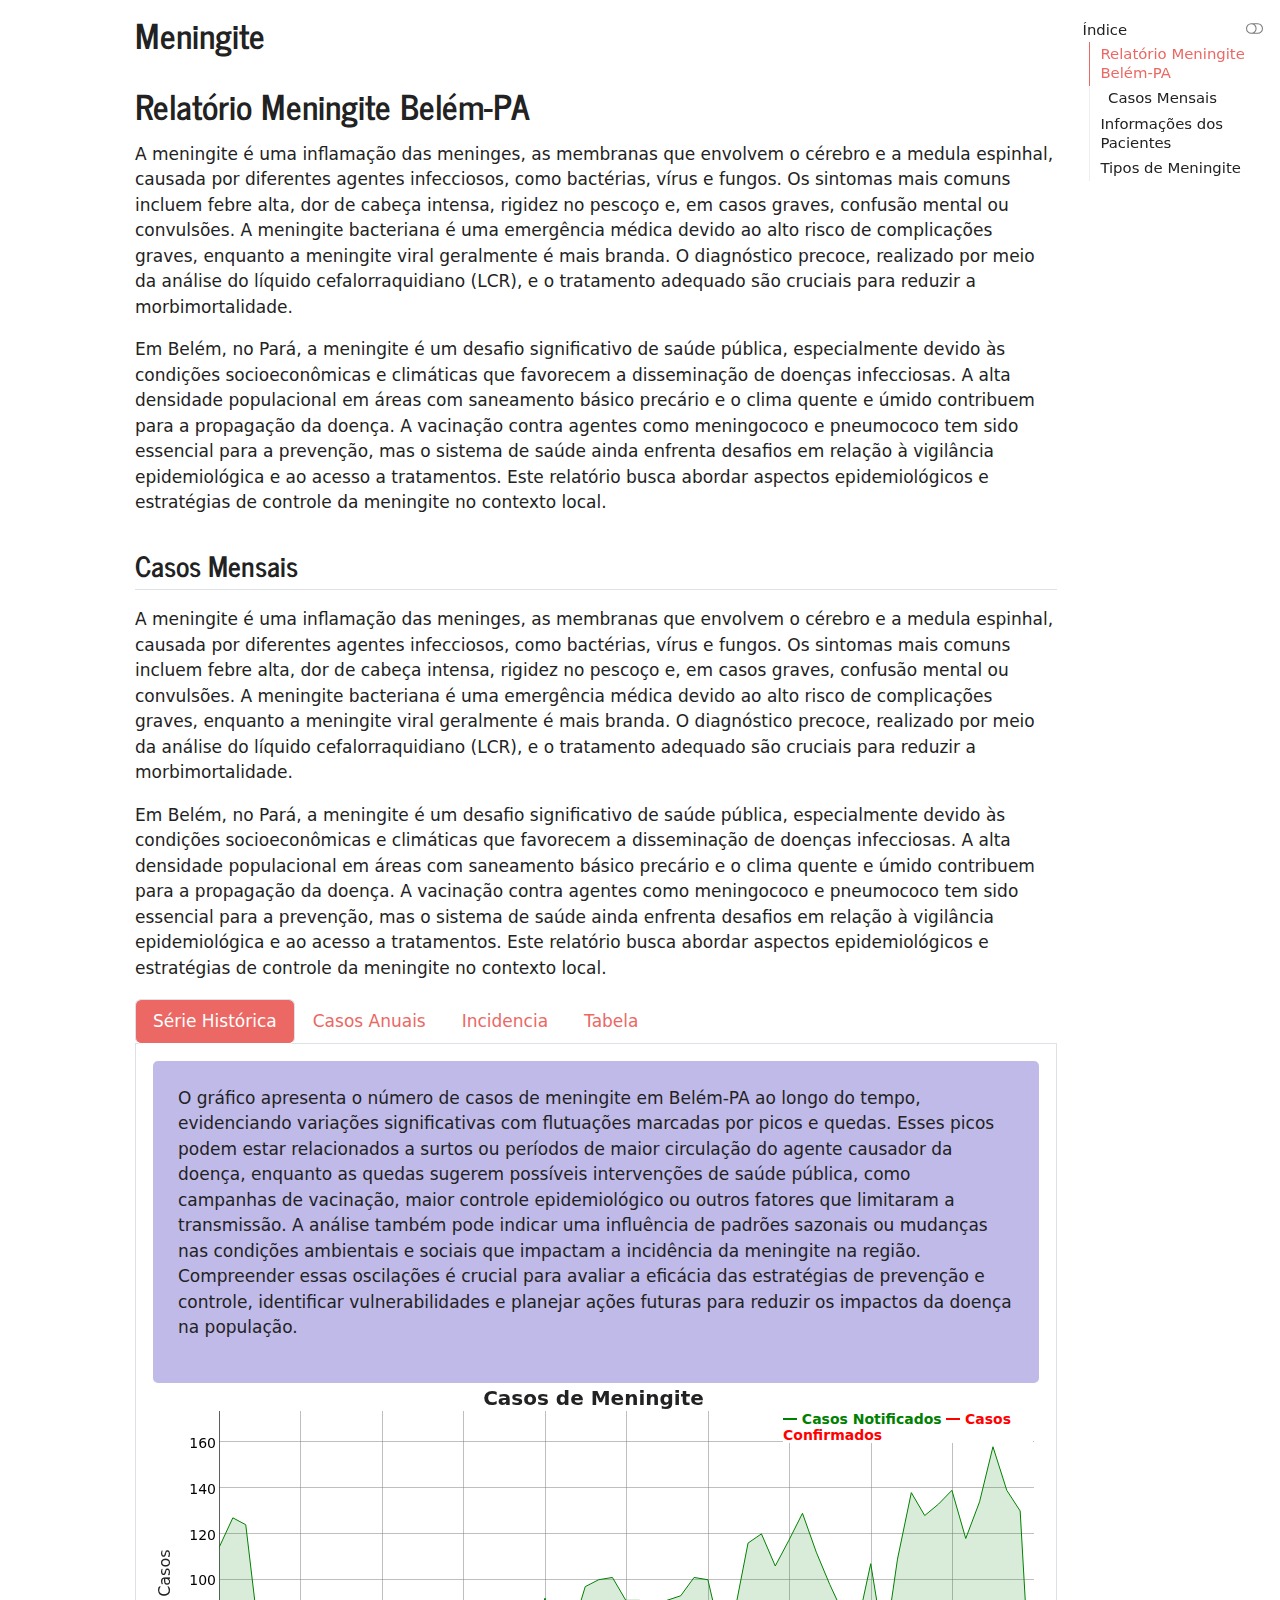
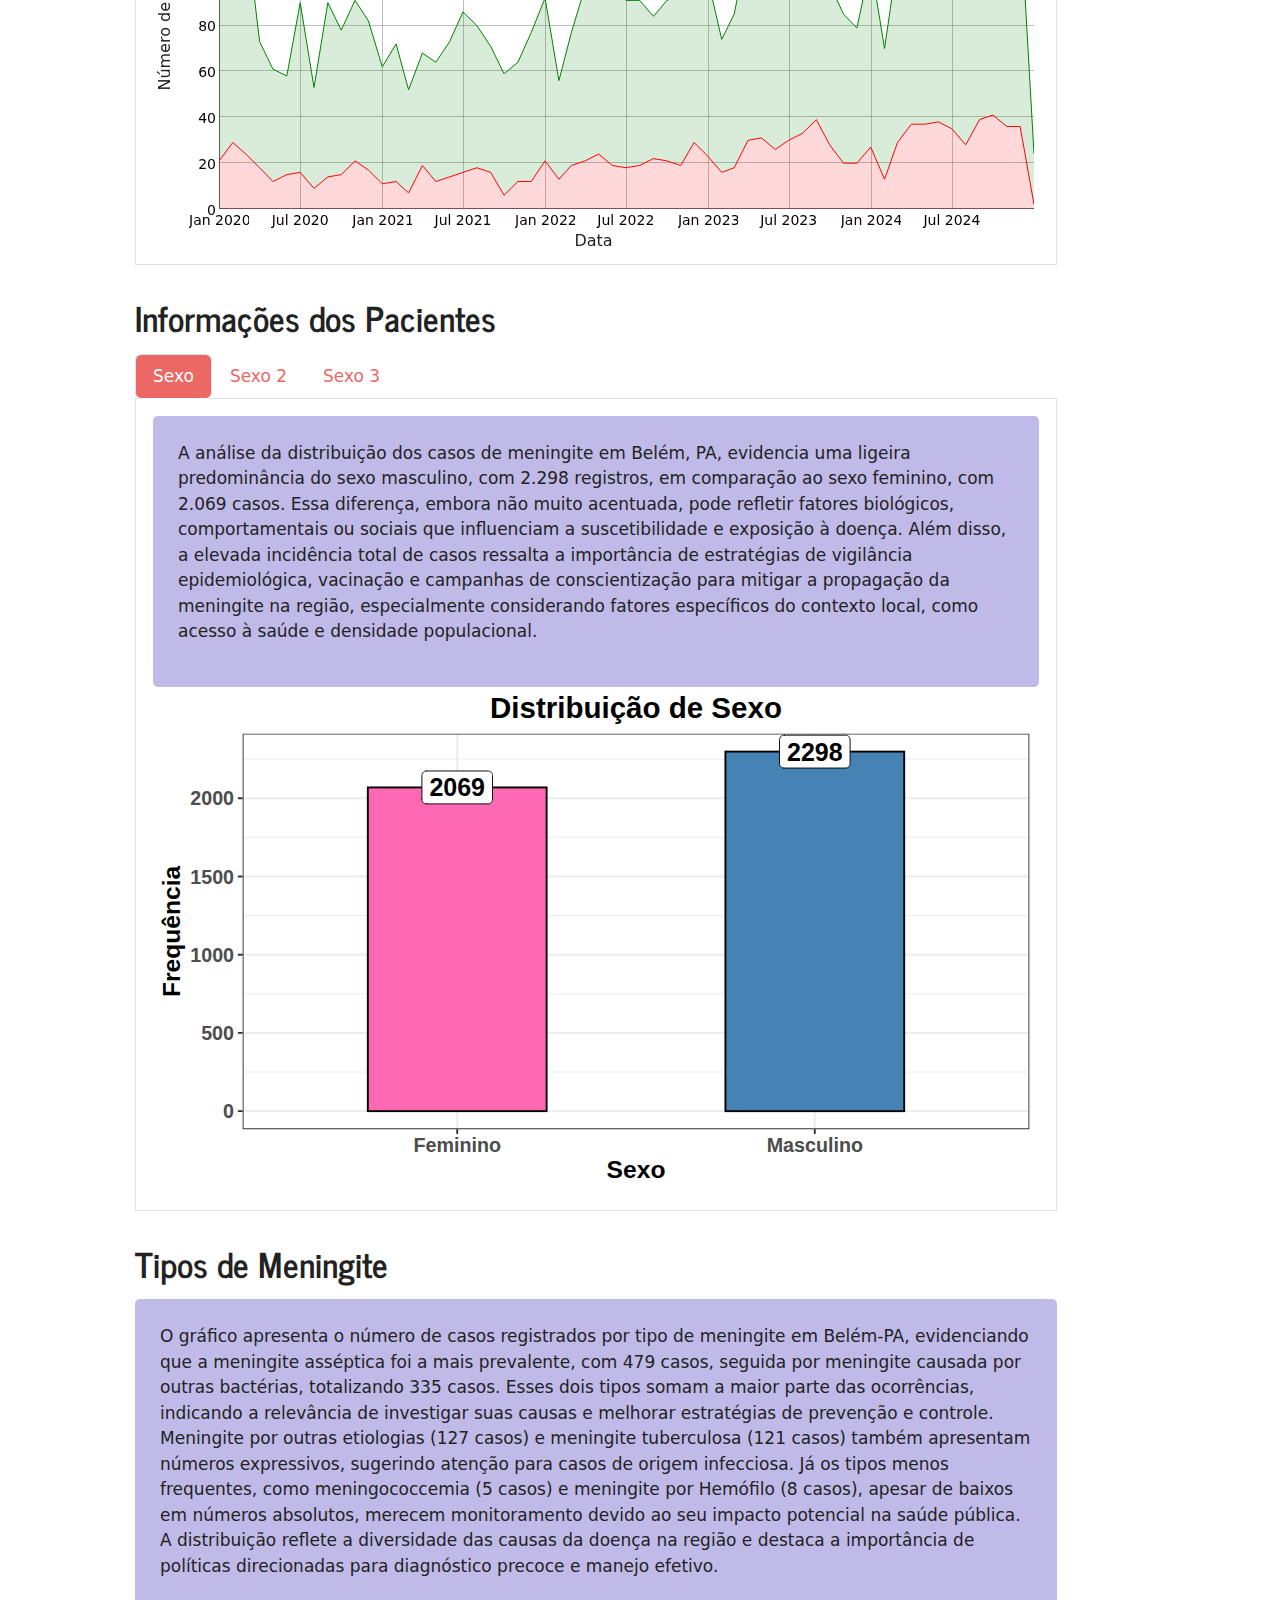
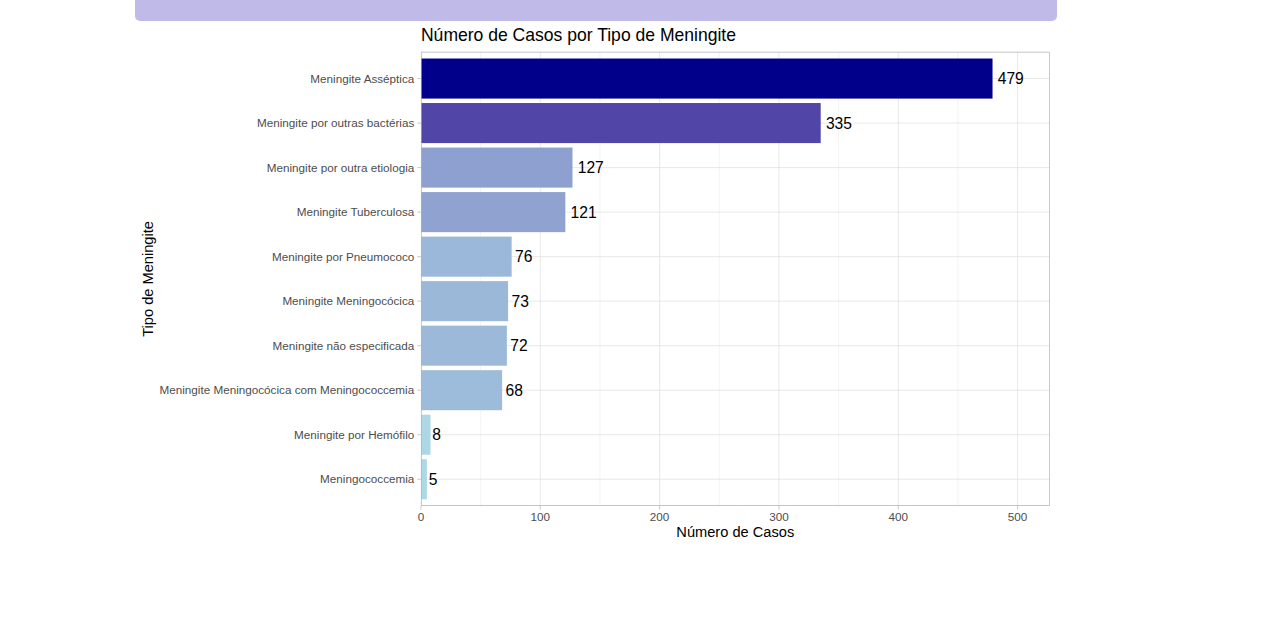
<file: RelatorioMeningite.html>
<!DOCTYPE html>
<html xmlns="http://www.w3.org/1999/xhtml" lang="pt" xml:lang="pt"><head>

<meta charset="utf-8">
<meta name="generator" content="quarto-1.4.553">

<meta name="viewport" content="width=device-width, initial-scale=1.0, user-scalable=yes">


<title>Meningite</title>
<style>
code{white-space: pre-wrap;}
span.smallcaps{font-variant: small-caps;}
div.columns{display: flex; gap: min(4vw, 1.5em);}
div.column{flex: auto; overflow-x: auto;}
div.hanging-indent{margin-left: 1.5em; text-indent: -1.5em;}
ul.task-list{list-style: none;}
ul.task-list li input[type="checkbox"] {
  width: 0.8em;
  margin: 0 0.8em 0.2em -1em; /* quarto-specific, see https://github.com/quarto-dev/quarto-cli/issues/4556 */ 
  vertical-align: middle;
}
</style>


<script src="RelatorioMeningite_files/libs/clipboard/clipboard.min.js"></script>
<script src="RelatorioMeningite_files/libs/quarto-html/quarto.js"></script>
<script src="RelatorioMeningite_files/libs/quarto-html/popper.min.js"></script>
<script src="RelatorioMeningite_files/libs/quarto-html/tippy.umd.min.js"></script>
<script src="RelatorioMeningite_files/libs/quarto-html/anchor.min.js"></script>
<link href="RelatorioMeningite_files/libs/quarto-html/tippy.css" rel="stylesheet">
<link href="RelatorioMeningite_files/libs/quarto-html/quarto-syntax-highlighting.css" rel="stylesheet" class="quarto-color-scheme" id="quarto-text-highlighting-styles">
<link href="RelatorioMeningite_files/libs/quarto-html/quarto-syntax-highlighting-dark.css" rel="prefetch" class="quarto-color-scheme quarto-color-alternate" id="quarto-text-highlighting-styles">
<script src="RelatorioMeningite_files/libs/bootstrap/bootstrap.min.js"></script>
<link href="RelatorioMeningite_files/libs/bootstrap/bootstrap-icons.css" rel="stylesheet">
<link href="RelatorioMeningite_files/libs/bootstrap/bootstrap.min.css" rel="stylesheet" class="quarto-color-scheme" id="quarto-bootstrap" data-mode="light">
<link href="RelatorioMeningite_files/libs/bootstrap/bootstrap-dark.min.css" rel="prefetch" class="quarto-color-scheme quarto-color-alternate" id="quarto-bootstrap" data-mode="dark">
<style>html{ scroll-behavior: smooth; }</style>
<link href="RelatorioMeningite_files/libs/htmltools-fill-0.5.8.1/fill.css" rel="stylesheet">

<script src="RelatorioMeningite_files/libs/htmlwidgets-1.6.4/htmlwidgets.js"></script>

<script src="RelatorioMeningite_files/libs/jquery-1.11.1/jquery.min.js"></script>

<link href="RelatorioMeningite_files/libs/dygraphs-1.1.1/dygraph.css" rel="stylesheet">

<script src="RelatorioMeningite_files/libs/dygraphs-1.1.1/dygraph-combined.js"></script>

<script src="RelatorioMeningite_files/libs/dygraphs-1.1.1/shapes.js"></script>

<script src="RelatorioMeningite_files/libs/moment-2.8.4/moment.js"></script>

<script src="RelatorioMeningite_files/libs/moment-timezone-0.2.5/moment-timezone-with-data.js"></script>

<script src="RelatorioMeningite_files/libs/moment-fquarter-1.0.0/moment-fquarter.min.js"></script>

<script src="RelatorioMeningite_files/libs/dygraphs-binding-1.1.1.6/dygraphs.js"></script>

<script src="RelatorioMeningite_files/libs/d3-bundle-5.16.0/d3-bundle.min.js"></script>

<script src="RelatorioMeningite_files/libs/d3-lasso-0.0.5/d3-lasso.min.js"></script>

<script src="RelatorioMeningite_files/libs/save-svg-as-png-1.4.17/save-svg-as-png.min.js"></script>

<script src="RelatorioMeningite_files/libs/flatbush-4.4.0/flatbush.min.js"></script>

<link href="RelatorioMeningite_files/libs/ggiraphjs-0.8.10/ggiraphjs.min.css" rel="stylesheet">

<script src="RelatorioMeningite_files/libs/ggiraphjs-0.8.10/ggiraphjs.min.js"></script>

<script src="RelatorioMeningite_files/libs/girafe-binding-0.8.12/girafe.js"></script>

<script src="RelatorioMeningite_files/libs/kePrint-0.0.1/kePrint.js"></script>

<link href="RelatorioMeningite_files/libs/lightable-0.0.1/lightable.css" rel="stylesheet">



</head>

<body>

<div id="quarto-content" class="page-columns page-rows-contents page-layout-article">
<div id="quarto-margin-sidebar" class="sidebar margin-sidebar">
  <nav id="TOC" role="doc-toc" class="toc-active">
    <h2 id="toc-title">Índice</h2>
   
  <ul>
  <li><a href="#relatório-meningite-belém-pa" id="toc-relatório-meningite-belém-pa" class="nav-link active" data-scroll-target="#relatório-meningite-belém-pa">Relatório Meningite Belém-PA</a>
  <ul class="collapse">
  <li><a href="#casos-mensais" id="toc-casos-mensais" class="nav-link" data-scroll-target="#casos-mensais">Casos Mensais</a></li>
  </ul></li>
  <li><a href="#informações-dos-pacientes" id="toc-informações-dos-pacientes" class="nav-link" data-scroll-target="#informações-dos-pacientes">Informações dos Pacientes</a></li>
  <li><a href="#tipos-de-meningite" id="toc-tipos-de-meningite" class="nav-link" data-scroll-target="#tipos-de-meningite">Tipos de Meningite</a></li>
  </ul>
</nav>
</div>
<main class="content" id="quarto-document-content">

<header id="title-block-header" class="quarto-title-block default">
<div class="quarto-title">
<h1 class="title">Meningite</h1>
</div>



<div class="quarto-title-meta">

    
  
    
  </div>
  


</header>


<section id="relatório-meningite-belém-pa" class="level1">
<h1>Relatório Meningite Belém-PA</h1>
<p>A meningite é uma inflamação das meninges, as membranas que envolvem o cérebro e a medula espinhal, causada por diferentes agentes infecciosos, como bactérias, vírus e fungos. Os sintomas mais comuns incluem febre alta, dor de cabeça intensa, rigidez no pescoço e, em casos graves, confusão mental ou convulsões. A meningite bacteriana é uma emergência médica devido ao alto risco de complicações graves, enquanto a meningite viral geralmente é mais branda. O diagnóstico precoce, realizado por meio da análise do líquido cefalorraquidiano (LCR), e o tratamento adequado são cruciais para reduzir a morbimortalidade.</p>
<p>Em Belém, no Pará, a meningite é um desafio significativo de saúde pública, especialmente devido às condições socioeconômicas e climáticas que favorecem a disseminação de doenças infecciosas. A alta densidade populacional em áreas com saneamento básico precário e o clima quente e úmido contribuem para a propagação da doença. A vacinação contra agentes como meningococo e pneumococo tem sido essencial para a prevenção, mas o sistema de saúde ainda enfrenta desafios em relação à vigilância epidemiológica e ao acesso a tratamentos. Este relatório busca abordar aspectos epidemiológicos e estratégias de controle da meningite no contexto local.</p>
<section id="casos-mensais" class="level2">
<h2 class="anchored" data-anchor-id="casos-mensais">Casos Mensais</h2>
<p>A meningite é uma inflamação das meninges, as membranas que envolvem o cérebro e a medula espinhal, causada por diferentes agentes infecciosos, como bactérias, vírus e fungos. Os sintomas mais comuns incluem febre alta, dor de cabeça intensa, rigidez no pescoço e, em casos graves, confusão mental ou convulsões. A meningite bacteriana é uma emergência médica devido ao alto risco de complicações graves, enquanto a meningite viral geralmente é mais branda. O diagnóstico precoce, realizado por meio da análise do líquido cefalorraquidiano (LCR), e o tratamento adequado são cruciais para reduzir a morbimortalidade.</p>
<p>Em Belém, no Pará, a meningite é um desafio significativo de saúde pública, especialmente devido às condições socioeconômicas e climáticas que favorecem a disseminação de doenças infecciosas. A alta densidade populacional em áreas com saneamento básico precário e o clima quente e úmido contribuem para a propagação da doença. A vacinação contra agentes como meningococo e pneumococo tem sido essencial para a prevenção, mas o sistema de saúde ainda enfrenta desafios em relação à vigilância epidemiológica e ao acesso a tratamentos. Este relatório busca abordar aspectos epidemiológicos e estratégias de controle da meningite no contexto local.</p>
<div class="tabset-margin-container"></div><div class="panel-tabset nav-pills">
<ul class="nav nav-tabs" role="tablist"><li class="nav-item" role="presentation"><a class="nav-link active" id="tabset-1-1-tab" data-bs-toggle="tab" data-bs-target="#tabset-1-1" role="tab" aria-controls="tabset-1-1" aria-selected="true" href="">Série Histórica</a></li><li class="nav-item" role="presentation"><a class="nav-link" id="tabset-1-2-tab" data-bs-toggle="tab" data-bs-target="#tabset-1-2" role="tab" aria-controls="tabset-1-2" aria-selected="false" href="">Casos Anuais</a></li><li class="nav-item" role="presentation"><a class="nav-link" id="tabset-1-3-tab" data-bs-toggle="tab" data-bs-target="#tabset-1-3" role="tab" aria-controls="tabset-1-3" aria-selected="false" href="">Incidencia</a></li><li class="nav-item" role="presentation"><a class="nav-link" id="tabset-1-4-tab" data-bs-toggle="tab" data-bs-target="#tabset-1-4" role="tab" aria-controls="tabset-1-4" aria-selected="false" href="">Tabela</a></li></ul>
<div class="tab-content nav-pills">
<div id="tabset-1-1" class="tab-pane active" role="tabpanel" aria-labelledby="tabset-1-1-tab">
<style>
div.blue { background-color:#C0BAE5; border-radius: 5px; padding: 25px;}
</style>
<div class="blue">
<p>O gráfico apresenta o número de casos de meningite em Belém-PA ao longo do tempo, evidenciando variações significativas com flutuações marcadas por picos e quedas. Esses picos podem estar relacionados a surtos ou períodos de maior circulação do agente causador da doença, enquanto as quedas sugerem possíveis intervenções de saúde pública, como campanhas de vacinação, maior controle epidemiológico ou outros fatores que limitaram a transmissão. A análise também pode indicar uma influência de padrões sazonais ou mudanças nas condições ambientais e sociais que impactam a incidência da meningite na região. Compreender essas oscilações é crucial para avaliar a eficácia das estratégias de prevenção e controle, identificar vulnerabilidades e planejar ações futuras para reduzir os impactos da doença na população.</p>
</div>
<div class="cell">
<div class="cell-output-display">
<div class="dygraphs html-widget html-fill-item" id="htmlwidget-4d0903ee7cb8a0167a26" style="width:100%;height:464px;"></div>
<script type="application/json" data-for="htmlwidget-4d0903ee7cb8a0167a26">{"x":{"attrs":{"axes":{"x":{"pixelsPerLabel":60,"drawAxis":true},"y":{"drawAxis":true}},"title":"Casos de Meningite","labels":["month","Casos Notificados","Casos Confirmados"],"legend":"auto","retainDateWindow":false,"ylabel":"Número de Casos","xlabel":"Data","colors":["green","red"],"series":{"Casos Notificados":{"axis":"y"},"Casos Confirmados":{"axis":"y"}},"stackedGraph":true,"fillGraph":false,"fillAlpha":0.15,"stepPlot":false,"drawPoints":false,"pointSize":1,"drawGapEdgePoints":false,"connectSeparatedPoints":false,"strokeWidth":1,"strokeBorderColor":"white","colorValue":0.5,"colorSaturation":1,"includeZero":false,"drawAxesAtZero":false,"logscale":false,"axisTickSize":3,"axisLineColor":"black","axisLineWidth":0.3,"axisLabelColor":"black","axisLabelFontSize":14,"axisLabelWidth":60,"drawGrid":true,"gridLineWidth":0.3,"rightGap":5,"digitsAfterDecimal":2,"labelsKMB":false,"labelsKMG2":false,"labelsUTC":false,"maxNumberWidth":6,"animatedZooms":false,"mobileDisableYTouch":true,"disableZoom":false},"scale":"monthly","annotations":[],"shadings":[],"events":[],"format":"date","data":[["2020-01-01T00:00:00.000Z","2020-02-01T00:00:00.000Z","2020-03-01T00:00:00.000Z","2020-04-01T00:00:00.000Z","2020-05-01T00:00:00.000Z","2020-06-01T00:00:00.000Z","2020-07-01T00:00:00.000Z","2020-08-01T00:00:00.000Z","2020-09-01T00:00:00.000Z","2020-10-01T00:00:00.000Z","2020-11-01T00:00:00.000Z","2020-12-01T00:00:00.000Z","2021-01-01T00:00:00.000Z","2021-02-01T00:00:00.000Z","2021-03-01T00:00:00.000Z","2021-04-01T00:00:00.000Z","2021-05-01T00:00:00.000Z","2021-06-01T00:00:00.000Z","2021-07-01T00:00:00.000Z","2021-08-01T00:00:00.000Z","2021-09-01T00:00:00.000Z","2021-10-01T00:00:00.000Z","2021-11-01T00:00:00.000Z","2021-12-01T00:00:00.000Z","2022-01-01T00:00:00.000Z","2022-02-01T00:00:00.000Z","2022-03-01T00:00:00.000Z","2022-04-01T00:00:00.000Z","2022-05-01T00:00:00.000Z","2022-06-01T00:00:00.000Z","2022-07-01T00:00:00.000Z","2022-08-01T00:00:00.000Z","2022-09-01T00:00:00.000Z","2022-10-01T00:00:00.000Z","2022-11-01T00:00:00.000Z","2022-12-01T00:00:00.000Z","2023-01-01T00:00:00.000Z","2023-02-01T00:00:00.000Z","2023-03-01T00:00:00.000Z","2023-04-01T00:00:00.000Z","2023-05-01T00:00:00.000Z","2023-06-01T00:00:00.000Z","2023-07-01T00:00:00.000Z","2023-08-01T00:00:00.000Z","2023-09-01T00:00:00.000Z","2023-10-01T00:00:00.000Z","2023-11-01T00:00:00.000Z","2023-12-01T00:00:00.000Z","2024-01-01T00:00:00.000Z","2024-02-01T00:00:00.000Z","2024-03-01T00:00:00.000Z","2024-04-01T00:00:00.000Z","2024-05-01T00:00:00.000Z","2024-06-01T00:00:00.000Z","2024-07-01T00:00:00.000Z","2024-08-01T00:00:00.000Z","2024-09-01T00:00:00.000Z","2024-10-01T00:00:00.000Z","2024-11-01T00:00:00.000Z","2024-12-01T00:00:00.000Z","2025-01-01T00:00:00.000Z"],[93,98,100,55,49,43,74,44,76,63,70,65,51,60,45,49,52,59,70,62,55,53,52,65,71,43,58,76,76,82,73,72,62,70,74,72,77,58,67,86,89,80,87,96,73,70,65,59,80,57,80,101,91,95,104,90,95,117,103,94,22],[21,29,24,18,12,15,16,9,14,15,21,17,11,12,7,19,12,14,16,18,16,6,12,12,21,13,19,21,24,19,18,19,22,21,19,29,23,16,18,30,31,26,30,33,39,28,20,20,27,13,29,37,37,38,35,28,39,41,36,36,2]],"fixedtz":false,"tzone":"UTC"},"evals":[],"jsHooks":[]}</script>
</div>
</div>
</div>
<div id="tabset-1-2" class="tab-pane" role="tabpanel" aria-labelledby="tabset-1-2-tab">
<style>
div.blue { background-color:#C0BAE9; border-radius: 5px; padding: 25px;}
</style>
<div class="blue">
<p>O gráfico apresenta os casos de meningite em Belém entre 2020 e 2025, destacando variações significativas ao longo dos anos. Em 2020, foram registrados 830 casos, mas houve uma queda de 18,9% em 2021, totalizando 673 casos. Em 2022, os números voltaram a subir, registrando 829 casos, quase equivalente a 2020, com um aumento de 23,2% em relação ao ano anterior. Em 2023, houve um crescimento de 9,4%, atingindo 907 casos. Em 2024, o aumento foi ainda mais acentuado, de 22,1%, com 1.107 casos, o maior número registrado no período. No entanto, em 2025, observa-se uma redução abrupta para 22 casos, representando uma queda de 98% em comparação com 2024, o que pode indicar uma intervenção significativa ou uma alteração nos critérios de notificação.</p>
</div>
<div class="cell">
<div class="cell-output-display">
<div class="girafe html-widget html-fill-item" id="htmlwidget-372f76556ce38e0d3f7a" style="width:100%;height:278px;"></div>
<script type="application/json" data-for="htmlwidget-372f76556ce38e0d3f7a">{"x":{"html":"<?xml version=\"1.0\" encoding=\"UTF-8\"?>\n<svg xmlns='http://www.w3.org/2000/svg' xmlns:xlink='http://www.w3.org/1999/xlink' class='ggiraph-svg' role='graphics-document' id='svg_0dfd8309_1945_49f0_a0c9_8032f0acaec6' viewBox='0 0 504 216'>\n <defs id='svg_0dfd8309_1945_49f0_a0c9_8032f0acaec6_defs'>\n  <clipPath id='svg_0dfd8309_1945_49f0_a0c9_8032f0acaec6_c1'>\n   <rect x='0' y='0' width='504' height='216'/>\n  <\/clipPath>\n  <clipPath id='svg_0dfd8309_1945_49f0_a0c9_8032f0acaec6_c2'>\n   <rect x='27.65' y='16.85' width='472.36' height='176.25'/>\n  <\/clipPath>\n <\/defs>\n <g id='svg_0dfd8309_1945_49f0_a0c9_8032f0acaec6_rootg' class='ggiraph-svg-rootg'>\n  <g clip-path='url(#svg_0dfd8309_1945_49f0_a0c9_8032f0acaec6_c1)'>\n   <rect x='0' y='0' width='504' height='216' fill='#FFFFFF' fill-opacity='1' stroke='#FFFFFF' stroke-opacity='1' stroke-width='0.75' stroke-linejoin='round' stroke-linecap='round' class='ggiraph-svg-bg'/>\n   <rect x='0' y='0' width='504' height='216' fill='#FFFFFF' fill-opacity='1' stroke='#FFFFFF' stroke-opacity='1' stroke-width='0.78' stroke-linejoin='round' stroke-linecap='round'/>\n  <\/g>\n  <g clip-path='url(#svg_0dfd8309_1945_49f0_a0c9_8032f0acaec6_c2)'>\n   <rect x='27.65' y='16.85' width='472.36' height='176.25' fill='#FFFFFF' fill-opacity='1' stroke='none'/>\n   <polyline points='27.65,163.38 500.01,163.38' fill='none' stroke='#DEDEDE' stroke-opacity='1' stroke-width='0.19' stroke-linejoin='round' stroke-linecap='butt'/>\n   <polyline points='27.65,119.96 500.01,119.96' fill='none' stroke='#DEDEDE' stroke-opacity='1' stroke-width='0.19' stroke-linejoin='round' stroke-linecap='butt'/>\n   <polyline points='27.65,76.54 500.01,76.54' fill='none' stroke='#DEDEDE' stroke-opacity='1' stroke-width='0.19' stroke-linejoin='round' stroke-linecap='butt'/>\n   <polyline points='27.65,33.12 500.01,33.12' fill='none' stroke='#DEDEDE' stroke-opacity='1' stroke-width='0.19' stroke-linejoin='round' stroke-linecap='butt'/>\n   <polyline points='27.65,185.09 500.01,185.09' fill='none' stroke='#DEDEDE' stroke-opacity='1' stroke-width='0.39' stroke-linejoin='round' stroke-linecap='butt'/>\n   <polyline points='27.65,141.67 500.01,141.67' fill='none' stroke='#DEDEDE' stroke-opacity='1' stroke-width='0.39' stroke-linejoin='round' stroke-linecap='butt'/>\n   <polyline points='27.65,98.25 500.01,98.25' fill='none' stroke='#DEDEDE' stroke-opacity='1' stroke-width='0.39' stroke-linejoin='round' stroke-linecap='butt'/>\n   <polyline points='27.65,54.83 500.01,54.83' fill='none' stroke='#DEDEDE' stroke-opacity='1' stroke-width='0.39' stroke-linejoin='round' stroke-linecap='butt'/>\n   <polyline points='73.36,193.10 73.36,16.85' fill='none' stroke='#DEDEDE' stroke-opacity='1' stroke-width='0.39' stroke-linejoin='round' stroke-linecap='butt'/>\n   <polyline points='149.55,193.10 149.55,16.85' fill='none' stroke='#DEDEDE' stroke-opacity='1' stroke-width='0.39' stroke-linejoin='round' stroke-linecap='butt'/>\n   <polyline points='225.74,193.10 225.74,16.85' fill='none' stroke='#DEDEDE' stroke-opacity='1' stroke-width='0.39' stroke-linejoin='round' stroke-linecap='butt'/>\n   <polyline points='301.93,193.10 301.93,16.85' fill='none' stroke='#DEDEDE' stroke-opacity='1' stroke-width='0.39' stroke-linejoin='round' stroke-linecap='butt'/>\n   <polyline points='378.11,193.10 378.11,16.85' fill='none' stroke='#DEDEDE' stroke-opacity='1' stroke-width='0.39' stroke-linejoin='round' stroke-linecap='butt'/>\n   <polyline points='454.30,193.10 454.30,16.85' fill='none' stroke='#DEDEDE' stroke-opacity='1' stroke-width='0.39' stroke-linejoin='round' stroke-linecap='butt'/>\n   <rect id='svg_0dfd8309_1945_49f0_a0c9_8032f0acaec6_e1' x='39.08' y='64.96' width='68.57' height='120.13' fill='#4682B4' fill-opacity='1' stroke='none' title='Ano: 2020 &amp;lt;br&amp;gt;Total de Casos: 830' data-id='2020'/>\n   <rect id='svg_0dfd8309_1945_49f0_a0c9_8032f0acaec6_e2' x='115.27' y='87.68' width='68.57' height='97.41' fill='#4682B4' fill-opacity='1' stroke='none' title='Ano: 2021 &amp;lt;br&amp;gt;Total de Casos: 673' data-id='2021'/>\n   <rect id='svg_0dfd8309_1945_49f0_a0c9_8032f0acaec6_e3' x='191.45' y='65.1' width='68.57' height='119.99' fill='#4682B4' fill-opacity='1' stroke='none' title='Ano: 2022 &amp;lt;br&amp;gt;Total de Casos: 829' data-id='2022'/>\n   <rect id='svg_0dfd8309_1945_49f0_a0c9_8032f0acaec6_e4' x='267.64' y='53.81' width='68.57' height='131.28' fill='#4682B4' fill-opacity='1' stroke='none' title='Ano: 2023 &amp;lt;br&amp;gt;Total de Casos: 907' data-id='2023'/>\n   <rect id='svg_0dfd8309_1945_49f0_a0c9_8032f0acaec6_e5' x='343.83' y='24.87' width='68.57' height='160.22' fill='#4682B4' fill-opacity='1' stroke='none' title='Ano: 2024 &amp;lt;br&amp;gt;Total de Casos: 1107' data-id='2024'/>\n   <rect id='svg_0dfd8309_1945_49f0_a0c9_8032f0acaec6_e6' x='420.02' y='181.91' width='68.57' height='3.18' fill='#4682B4' fill-opacity='1' stroke='none' title='Ano: 2025 &amp;lt;br&amp;gt;Total de Casos: 22' data-id='2025'/>\n   <text id='svg_0dfd8309_1945_49f0_a0c9_8032f0acaec6_e7' x='66.25' y='61.9' font-size='6.4pt' font-family='Arial' title='Casos: 830' data-id='2020'>830<\/text>\n   <text id='svg_0dfd8309_1945_49f0_a0c9_8032f0acaec6_e8' x='142.43' y='84.63' font-size='6.4pt' font-family='Arial' title='Casos: 673' data-id='2021'>673<\/text>\n   <text id='svg_0dfd8309_1945_49f0_a0c9_8032f0acaec6_e9' x='218.62' y='62.05' font-size='6.4pt' font-family='Arial' title='Casos: 829' data-id='2022'>829<\/text>\n   <text id='svg_0dfd8309_1945_49f0_a0c9_8032f0acaec6_e10' x='294.81' y='50.76' font-size='6.4pt' font-family='Arial' title='Casos: 907' data-id='2023'>907<\/text>\n   <text id='svg_0dfd8309_1945_49f0_a0c9_8032f0acaec6_e11' x='368.94' y='21.81' font-size='6.4pt' font-family='Arial' title='Casos: 1107' data-id='2024'>1107<\/text>\n   <text id='svg_0dfd8309_1945_49f0_a0c9_8032f0acaec6_e12' x='449.56' y='178.85' font-size='6.4pt' font-family='Arial' title='Casos: 22' data-id='2025'>22<\/text>\n   <rect x='27.65' y='16.85' width='472.36' height='176.25' fill='none' stroke='#B3B3B3' stroke-opacity='1' stroke-width='0.78' stroke-linejoin='round' stroke-linecap='round'/>\n  <\/g>\n  <g clip-path='url(#svg_0dfd8309_1945_49f0_a0c9_8032f0acaec6_c1)'>\n   <text x='20.51' y='187.38' font-size='4.8pt' font-family='Arial' fill='#4D4D4D' fill-opacity='1'>0<\/text>\n   <text x='13.39' y='143.96' font-size='4.8pt' font-family='Arial' fill='#4D4D4D' fill-opacity='1'>300<\/text>\n   <text x='13.39' y='100.54' font-size='4.8pt' font-family='Arial' fill='#4D4D4D' fill-opacity='1'>600<\/text>\n   <text x='13.39' y='57.12' font-size='4.8pt' font-family='Arial' fill='#4D4D4D' fill-opacity='1'>900<\/text>\n   <polyline points='25.66,185.09 27.65,185.09' fill='none' stroke='#B3B3B3' stroke-opacity='1' stroke-width='0.39' stroke-linejoin='round' stroke-linecap='butt'/>\n   <polyline points='25.66,141.67 27.65,141.67' fill='none' stroke='#B3B3B3' stroke-opacity='1' stroke-width='0.39' stroke-linejoin='round' stroke-linecap='butt'/>\n   <polyline points='25.66,98.25 27.65,98.25' fill='none' stroke='#B3B3B3' stroke-opacity='1' stroke-width='0.39' stroke-linejoin='round' stroke-linecap='butt'/>\n   <polyline points='25.66,54.83 27.65,54.83' fill='none' stroke='#B3B3B3' stroke-opacity='1' stroke-width='0.39' stroke-linejoin='round' stroke-linecap='butt'/>\n   <polyline points='73.36,195.09 73.36,193.10' fill='none' stroke='#B3B3B3' stroke-opacity='1' stroke-width='0.39' stroke-linejoin='round' stroke-linecap='butt'/>\n   <polyline points='149.55,195.09 149.55,193.10' fill='none' stroke='#B3B3B3' stroke-opacity='1' stroke-width='0.39' stroke-linejoin='round' stroke-linecap='butt'/>\n   <polyline points='225.74,195.09 225.74,193.10' fill='none' stroke='#B3B3B3' stroke-opacity='1' stroke-width='0.39' stroke-linejoin='round' stroke-linecap='butt'/>\n   <polyline points='301.93,195.09 301.93,193.10' fill='none' stroke='#B3B3B3' stroke-opacity='1' stroke-width='0.39' stroke-linejoin='round' stroke-linecap='butt'/>\n   <polyline points='378.11,195.09 378.11,193.10' fill='none' stroke='#B3B3B3' stroke-opacity='1' stroke-width='0.39' stroke-linejoin='round' stroke-linecap='butt'/>\n   <polyline points='454.30,195.09 454.30,193.10' fill='none' stroke='#B3B3B3' stroke-opacity='1' stroke-width='0.39' stroke-linejoin='round' stroke-linecap='butt'/>\n   <text x='66.25' y='201.27' font-size='4.8pt' font-family='Arial' fill='#4D4D4D' fill-opacity='1'>2020<\/text>\n   <text x='142.44' y='201.27' font-size='4.8pt' font-family='Arial' fill='#4D4D4D' fill-opacity='1'>2021<\/text>\n   <text x='218.63' y='201.27' font-size='4.8pt' font-family='Arial' fill='#4D4D4D' fill-opacity='1'>2022<\/text>\n   <text x='294.81' y='201.27' font-size='4.8pt' font-family='Arial' fill='#4D4D4D' fill-opacity='1'>2023<\/text>\n   <text x='371' y='201.27' font-size='4.8pt' font-family='Arial' fill='#4D4D4D' fill-opacity='1'>2024<\/text>\n   <text x='447.19' y='201.27' font-size='4.8pt' font-family='Arial' fill='#4D4D4D' fill-opacity='1'>2025<\/text>\n   <text x='256.72' y='210.33' font-size='6pt' font-family='Arial'>Ano<\/text>\n   <text transform='translate(9.72,137.22) rotate(-90.00)' font-size='6pt' font-family='Arial'>Número de Casos<\/text>\n   <text x='27.65' y='10.85' font-size='7.2pt' font-family='Arial'>Total de Casos por Ano<\/text>\n  <\/g>\n <\/g>\n<\/svg>","js":null,"uid":"svg_0dfd8309_1945_49f0_a0c9_8032f0acaec6","ratio":2.333333333333333,"settings":{"tooltip":{"css":".tooltip_SVGID_ { padding:5px;background:black;color:white;border-radius:2px;text-align:left; ; position:absolute;pointer-events:none;z-index:999;}","placement":"doc","opacity":0.9,"offx":10,"offy":10,"use_cursor_pos":true,"use_fill":false,"use_stroke":false,"delay_over":200,"delay_out":500},"hover":{"css":".hover_data_SVGID_ { fill:orange;stroke:black;cursor:pointer; }\ntext.hover_data_SVGID_ { stroke:none;fill:orange; }\ncircle.hover_data_SVGID_ { fill:orange;stroke:black; }\nline.hover_data_SVGID_, polyline.hover_data_SVGID_ { fill:none;stroke:orange; }\nrect.hover_data_SVGID_, polygon.hover_data_SVGID_, path.hover_data_SVGID_ { fill:orange;stroke:none; }\nimage.hover_data_SVGID_ { stroke:orange; }","reactive":true,"nearest_distance":null},"hover_inv":{"css":""},"hover_key":{"css":".hover_key_SVGID_ { fill:orange;stroke:black;cursor:pointer; }\ntext.hover_key_SVGID_ { stroke:none;fill:orange; }\ncircle.hover_key_SVGID_ { fill:orange;stroke:black; }\nline.hover_key_SVGID_, polyline.hover_key_SVGID_ { fill:none;stroke:orange; }\nrect.hover_key_SVGID_, polygon.hover_key_SVGID_, path.hover_key_SVGID_ { fill:orange;stroke:none; }\nimage.hover_key_SVGID_ { stroke:orange; }","reactive":true},"hover_theme":{"css":".hover_theme_SVGID_ { fill:orange;stroke:black;cursor:pointer; }\ntext.hover_theme_SVGID_ { stroke:none;fill:orange; }\ncircle.hover_theme_SVGID_ { fill:orange;stroke:black; }\nline.hover_theme_SVGID_, polyline.hover_theme_SVGID_ { fill:none;stroke:orange; }\nrect.hover_theme_SVGID_, polygon.hover_theme_SVGID_, path.hover_theme_SVGID_ { fill:orange;stroke:none; }\nimage.hover_theme_SVGID_ { stroke:orange; }","reactive":true},"select":{"css":".select_data_SVGID_ { fill:red;stroke:black;cursor:pointer; }\ntext.select_data_SVGID_ { stroke:none;fill:red; }\ncircle.select_data_SVGID_ { fill:red;stroke:black; }\nline.select_data_SVGID_, polyline.select_data_SVGID_ { fill:none;stroke:red; }\nrect.select_data_SVGID_, polygon.select_data_SVGID_, path.select_data_SVGID_ { fill:red;stroke:none; }\nimage.select_data_SVGID_ { stroke:red; }","type":"multiple","only_shiny":true,"selected":[]},"select_inv":{"css":""},"select_key":{"css":".select_key_SVGID_ { fill:red;stroke:black;cursor:pointer; }\ntext.select_key_SVGID_ { stroke:none;fill:red; }\ncircle.select_key_SVGID_ { fill:red;stroke:black; }\nline.select_key_SVGID_, polyline.select_key_SVGID_ { fill:none;stroke:red; }\nrect.select_key_SVGID_, polygon.select_key_SVGID_, path.select_key_SVGID_ { fill:red;stroke:none; }\nimage.select_key_SVGID_ { stroke:red; }","type":"single","only_shiny":true,"selected":[]},"select_theme":{"css":".select_theme_SVGID_ { fill:red;stroke:black;cursor:pointer; }\ntext.select_theme_SVGID_ { stroke:none;fill:red; }\ncircle.select_theme_SVGID_ { fill:red;stroke:black; }\nline.select_theme_SVGID_, polyline.select_theme_SVGID_ { fill:none;stroke:red; }\nrect.select_theme_SVGID_, polygon.select_theme_SVGID_, path.select_theme_SVGID_ { fill:red;stroke:none; }\nimage.select_theme_SVGID_ { stroke:red; }","type":"single","only_shiny":true,"selected":[]},"zoom":{"min":1,"max":1,"duration":300},"toolbar":{"position":"topright","pngname":"diagram","tooltips":null,"fixed":false,"hidden":[],"delay_over":200,"delay_out":500},"sizing":{"rescale":true,"width":1}}},"evals":[],"jsHooks":[]}</script>
</div>
</div>
</div>
<div id="tabset-1-3" class="tab-pane" role="tabpanel" aria-labelledby="tabset-1-3-tab">
<div class="cell">
<div class="cell-output-display">
<div class="dygraphs html-widget html-fill-item" id="htmlwidget-97d0fae24c5e56feb05f" style="width:100%;height:464px;"></div>
<script type="application/json" data-for="htmlwidget-97d0fae24c5e56feb05f">{"x":{"attrs":{"axes":{"x":{"pixelsPerLabel":60,"drawAxis":true},"y":{"drawAxis":true}},"title":"Casos de Meningite","labels":["month","Casos Confirmados","Incidencia"],"legend":"auto","retainDateWindow":false,"ylabel":"Número de Casos","xlabel":"Data","colors":["red","green"],"series":{"Casos Confirmados":{"axis":"y"},"Incidencia":{"axis":"y"}},"stackedGraph":true,"fillGraph":false,"fillAlpha":0.15,"stepPlot":false,"drawPoints":false,"pointSize":1,"drawGapEdgePoints":false,"connectSeparatedPoints":false,"strokeWidth":1,"strokeBorderColor":"white","colorValue":0.5,"colorSaturation":1,"includeZero":false,"drawAxesAtZero":false,"logscale":false,"axisTickSize":3,"axisLineColor":"black","axisLineWidth":0.3,"axisLabelColor":"black","axisLabelFontSize":14,"axisLabelWidth":60,"drawGrid":true,"gridLineWidth":0.3,"rightGap":5,"digitsAfterDecimal":2,"labelsKMB":false,"labelsKMG2":false,"labelsUTC":false,"maxNumberWidth":6,"animatedZooms":false,"mobileDisableYTouch":true,"disableZoom":false},"scale":"monthly","annotations":[],"shadings":[],"events":[],"format":"date","data":[["2020-01-01T00:00:00.000Z","2020-02-01T00:00:00.000Z","2020-03-01T00:00:00.000Z","2020-04-01T00:00:00.000Z","2020-05-01T00:00:00.000Z","2020-06-01T00:00:00.000Z","2020-07-01T00:00:00.000Z","2020-08-01T00:00:00.000Z","2020-09-01T00:00:00.000Z","2020-10-01T00:00:00.000Z","2020-11-01T00:00:00.000Z","2020-12-01T00:00:00.000Z","2021-01-01T00:00:00.000Z","2021-02-01T00:00:00.000Z","2021-03-01T00:00:00.000Z","2021-04-01T00:00:00.000Z","2021-05-01T00:00:00.000Z","2021-06-01T00:00:00.000Z","2021-07-01T00:00:00.000Z","2021-08-01T00:00:00.000Z","2021-09-01T00:00:00.000Z","2021-10-01T00:00:00.000Z","2021-11-01T00:00:00.000Z","2021-12-01T00:00:00.000Z","2022-01-01T00:00:00.000Z","2022-02-01T00:00:00.000Z","2022-03-01T00:00:00.000Z","2022-04-01T00:00:00.000Z","2022-05-01T00:00:00.000Z","2022-06-01T00:00:00.000Z","2022-07-01T00:00:00.000Z","2022-08-01T00:00:00.000Z","2022-09-01T00:00:00.000Z","2022-10-01T00:00:00.000Z","2022-11-01T00:00:00.000Z","2022-12-01T00:00:00.000Z","2023-01-01T00:00:00.000Z","2023-02-01T00:00:00.000Z","2023-03-01T00:00:00.000Z","2023-04-01T00:00:00.000Z","2023-05-01T00:00:00.000Z","2023-06-01T00:00:00.000Z","2023-07-01T00:00:00.000Z","2023-08-01T00:00:00.000Z","2023-09-01T00:00:00.000Z","2023-10-01T00:00:00.000Z","2023-11-01T00:00:00.000Z","2023-12-01T00:00:00.000Z","2024-01-01T00:00:00.000Z","2024-02-01T00:00:00.000Z","2024-03-01T00:00:00.000Z","2024-04-01T00:00:00.000Z","2024-05-01T00:00:00.000Z","2024-06-01T00:00:00.000Z","2024-07-01T00:00:00.000Z","2024-08-01T00:00:00.000Z","2024-09-01T00:00:00.000Z","2024-10-01T00:00:00.000Z","2024-11-01T00:00:00.000Z","2024-12-01T00:00:00.000Z","2025-01-01T00:00:00.000Z"],[21,29,24,18,12,15,16,9,14,15,21,17,11,12,7,19,12,14,16,18,16,6,12,12,21,13,19,21,24,19,18,19,22,21,19,29,23,16,18,30,31,26,30,33,39,28,20,20,27,13,29,37,37,38,35,28,39,41,36,36,2],[1.555555555555556,2.148148148148148,1.777777777777778,1.333333333333333,0.8888888888888888,1.111111111111111,1.185185185185185,0.6666666666666666,1.037037037037037,1.111111111111111,1.555555555555556,1.259259259259259,0.8148148148148149,0.8888888888888888,0.5185185185185185,1.407407407407407,0.8888888888888888,1.037037037037037,1.185185185185185,1.333333333333333,1.185185185185185,0.4444444444444444,0.8888888888888888,0.8888888888888888,1.555555555555556,0.962962962962963,1.407407407407407,1.555555555555556,1.777777777777778,1.407407407407407,1.333333333333333,1.407407407407407,1.62962962962963,1.555555555555556,1.407407407407407,2.148148148148148,1.703703703703704,1.185185185185185,1.333333333333333,2.222222222222222,2.296296296296296,1.925925925925926,2.222222222222222,2.444444444444445,2.888888888888889,2.074074074074074,1.481481481481481,1.481481481481481,2,0.962962962962963,2.148148148148148,2.740740740740741,2.740740740740741,2.814814814814814,2.592592592592593,2.074074074074074,2.888888888888889,3.037037037037037,2.666666666666667,2.666666666666667,0.1481481481481481]],"fixedtz":false,"tzone":"UTC"},"evals":[],"jsHooks":[]}</script>
</div>
</div>
</div>
<div id="tabset-1-4" class="tab-pane" role="tabpanel" aria-labelledby="tabset-1-4-tab">
<div class="cell">
<div class="cell-output-display">
<div>
<table class="table table-sm table-striped small" data-quarto-postprocess="true">
<thead>
<tr class="header">
<th style="text-align: right;" data-quarto-table-cell-role="th">ano</th>
<th style="text-align: right;" data-quarto-table-cell-role="th">mes</th>
<th style="text-align: right;" data-quarto-table-cell-role="th">Casos</th>
<th style="text-align: right;" data-quarto-table-cell-role="th">Casos_Confirmados</th>
<th style="text-align: right;" data-quarto-table-cell-role="th">incidencia</th>
</tr>
</thead>
<tbody>
<tr class="odd">
<td style="text-align: right;">2020</td>
<td style="text-align: right;">1</td>
<td style="text-align: right;">93</td>
<td style="text-align: right;">21</td>
<td style="text-align: right;">1.5555556</td>
</tr>
<tr class="even">
<td style="text-align: right;">2020</td>
<td style="text-align: right;">2</td>
<td style="text-align: right;">98</td>
<td style="text-align: right;">29</td>
<td style="text-align: right;">2.1481481</td>
</tr>
<tr class="odd">
<td style="text-align: right;">2020</td>
<td style="text-align: right;">3</td>
<td style="text-align: right;">100</td>
<td style="text-align: right;">24</td>
<td style="text-align: right;">1.7777778</td>
</tr>
<tr class="even">
<td style="text-align: right;">2020</td>
<td style="text-align: right;">4</td>
<td style="text-align: right;">55</td>
<td style="text-align: right;">18</td>
<td style="text-align: right;">1.3333333</td>
</tr>
<tr class="odd">
<td style="text-align: right;">2020</td>
<td style="text-align: right;">5</td>
<td style="text-align: right;">49</td>
<td style="text-align: right;">12</td>
<td style="text-align: right;">0.8888889</td>
</tr>
<tr class="even">
<td style="text-align: right;">2020</td>
<td style="text-align: right;">6</td>
<td style="text-align: right;">43</td>
<td style="text-align: right;">15</td>
<td style="text-align: right;">1.1111111</td>
</tr>
<tr class="odd">
<td style="text-align: right;">2020</td>
<td style="text-align: right;">7</td>
<td style="text-align: right;">74</td>
<td style="text-align: right;">16</td>
<td style="text-align: right;">1.1851852</td>
</tr>
<tr class="even">
<td style="text-align: right;">2020</td>
<td style="text-align: right;">8</td>
<td style="text-align: right;">44</td>
<td style="text-align: right;">9</td>
<td style="text-align: right;">0.6666667</td>
</tr>
<tr class="odd">
<td style="text-align: right;">2020</td>
<td style="text-align: right;">9</td>
<td style="text-align: right;">76</td>
<td style="text-align: right;">14</td>
<td style="text-align: right;">1.0370370</td>
</tr>
<tr class="even">
<td style="text-align: right;">2020</td>
<td style="text-align: right;">10</td>
<td style="text-align: right;">63</td>
<td style="text-align: right;">15</td>
<td style="text-align: right;">1.1111111</td>
</tr>
<tr class="odd">
<td style="text-align: right;">2020</td>
<td style="text-align: right;">11</td>
<td style="text-align: right;">70</td>
<td style="text-align: right;">21</td>
<td style="text-align: right;">1.5555556</td>
</tr>
<tr class="even">
<td style="text-align: right;">2020</td>
<td style="text-align: right;">12</td>
<td style="text-align: right;">65</td>
<td style="text-align: right;">17</td>
<td style="text-align: right;">1.2592593</td>
</tr>
<tr class="odd">
<td style="text-align: right;">2021</td>
<td style="text-align: right;">1</td>
<td style="text-align: right;">51</td>
<td style="text-align: right;">11</td>
<td style="text-align: right;">0.8148148</td>
</tr>
<tr class="even">
<td style="text-align: right;">2021</td>
<td style="text-align: right;">2</td>
<td style="text-align: right;">60</td>
<td style="text-align: right;">12</td>
<td style="text-align: right;">0.8888889</td>
</tr>
<tr class="odd">
<td style="text-align: right;">2021</td>
<td style="text-align: right;">3</td>
<td style="text-align: right;">45</td>
<td style="text-align: right;">7</td>
<td style="text-align: right;">0.5185185</td>
</tr>
<tr class="even">
<td style="text-align: right;">2021</td>
<td style="text-align: right;">4</td>
<td style="text-align: right;">49</td>
<td style="text-align: right;">19</td>
<td style="text-align: right;">1.4074074</td>
</tr>
<tr class="odd">
<td style="text-align: right;">2021</td>
<td style="text-align: right;">5</td>
<td style="text-align: right;">52</td>
<td style="text-align: right;">12</td>
<td style="text-align: right;">0.8888889</td>
</tr>
<tr class="even">
<td style="text-align: right;">2021</td>
<td style="text-align: right;">6</td>
<td style="text-align: right;">59</td>
<td style="text-align: right;">14</td>
<td style="text-align: right;">1.0370370</td>
</tr>
<tr class="odd">
<td style="text-align: right;">2021</td>
<td style="text-align: right;">7</td>
<td style="text-align: right;">70</td>
<td style="text-align: right;">16</td>
<td style="text-align: right;">1.1851852</td>
</tr>
<tr class="even">
<td style="text-align: right;">2021</td>
<td style="text-align: right;">8</td>
<td style="text-align: right;">62</td>
<td style="text-align: right;">18</td>
<td style="text-align: right;">1.3333333</td>
</tr>
<tr class="odd">
<td style="text-align: right;">2021</td>
<td style="text-align: right;">9</td>
<td style="text-align: right;">55</td>
<td style="text-align: right;">16</td>
<td style="text-align: right;">1.1851852</td>
</tr>
<tr class="even">
<td style="text-align: right;">2021</td>
<td style="text-align: right;">10</td>
<td style="text-align: right;">53</td>
<td style="text-align: right;">6</td>
<td style="text-align: right;">0.4444444</td>
</tr>
<tr class="odd">
<td style="text-align: right;">2021</td>
<td style="text-align: right;">11</td>
<td style="text-align: right;">52</td>
<td style="text-align: right;">12</td>
<td style="text-align: right;">0.8888889</td>
</tr>
<tr class="even">
<td style="text-align: right;">2021</td>
<td style="text-align: right;">12</td>
<td style="text-align: right;">65</td>
<td style="text-align: right;">12</td>
<td style="text-align: right;">0.8888889</td>
</tr>
<tr class="odd">
<td style="text-align: right;">2022</td>
<td style="text-align: right;">1</td>
<td style="text-align: right;">71</td>
<td style="text-align: right;">21</td>
<td style="text-align: right;">1.5555556</td>
</tr>
<tr class="even">
<td style="text-align: right;">2022</td>
<td style="text-align: right;">2</td>
<td style="text-align: right;">43</td>
<td style="text-align: right;">13</td>
<td style="text-align: right;">0.9629630</td>
</tr>
<tr class="odd">
<td style="text-align: right;">2022</td>
<td style="text-align: right;">3</td>
<td style="text-align: right;">58</td>
<td style="text-align: right;">19</td>
<td style="text-align: right;">1.4074074</td>
</tr>
<tr class="even">
<td style="text-align: right;">2022</td>
<td style="text-align: right;">4</td>
<td style="text-align: right;">76</td>
<td style="text-align: right;">21</td>
<td style="text-align: right;">1.5555556</td>
</tr>
<tr class="odd">
<td style="text-align: right;">2022</td>
<td style="text-align: right;">5</td>
<td style="text-align: right;">76</td>
<td style="text-align: right;">24</td>
<td style="text-align: right;">1.7777778</td>
</tr>
<tr class="even">
<td style="text-align: right;">2022</td>
<td style="text-align: right;">6</td>
<td style="text-align: right;">82</td>
<td style="text-align: right;">19</td>
<td style="text-align: right;">1.4074074</td>
</tr>
<tr class="odd">
<td style="text-align: right;">2022</td>
<td style="text-align: right;">7</td>
<td style="text-align: right;">73</td>
<td style="text-align: right;">18</td>
<td style="text-align: right;">1.3333333</td>
</tr>
<tr class="even">
<td style="text-align: right;">2022</td>
<td style="text-align: right;">8</td>
<td style="text-align: right;">72</td>
<td style="text-align: right;">19</td>
<td style="text-align: right;">1.4074074</td>
</tr>
<tr class="odd">
<td style="text-align: right;">2022</td>
<td style="text-align: right;">9</td>
<td style="text-align: right;">62</td>
<td style="text-align: right;">22</td>
<td style="text-align: right;">1.6296296</td>
</tr>
<tr class="even">
<td style="text-align: right;">2022</td>
<td style="text-align: right;">10</td>
<td style="text-align: right;">70</td>
<td style="text-align: right;">21</td>
<td style="text-align: right;">1.5555556</td>
</tr>
<tr class="odd">
<td style="text-align: right;">2022</td>
<td style="text-align: right;">11</td>
<td style="text-align: right;">74</td>
<td style="text-align: right;">19</td>
<td style="text-align: right;">1.4074074</td>
</tr>
<tr class="even">
<td style="text-align: right;">2022</td>
<td style="text-align: right;">12</td>
<td style="text-align: right;">72</td>
<td style="text-align: right;">29</td>
<td style="text-align: right;">2.1481481</td>
</tr>
<tr class="odd">
<td style="text-align: right;">2023</td>
<td style="text-align: right;">1</td>
<td style="text-align: right;">77</td>
<td style="text-align: right;">23</td>
<td style="text-align: right;">1.7037037</td>
</tr>
<tr class="even">
<td style="text-align: right;">2023</td>
<td style="text-align: right;">2</td>
<td style="text-align: right;">58</td>
<td style="text-align: right;">16</td>
<td style="text-align: right;">1.1851852</td>
</tr>
<tr class="odd">
<td style="text-align: right;">2023</td>
<td style="text-align: right;">3</td>
<td style="text-align: right;">67</td>
<td style="text-align: right;">18</td>
<td style="text-align: right;">1.3333333</td>
</tr>
<tr class="even">
<td style="text-align: right;">2023</td>
<td style="text-align: right;">4</td>
<td style="text-align: right;">86</td>
<td style="text-align: right;">30</td>
<td style="text-align: right;">2.2222222</td>
</tr>
<tr class="odd">
<td style="text-align: right;">2023</td>
<td style="text-align: right;">5</td>
<td style="text-align: right;">89</td>
<td style="text-align: right;">31</td>
<td style="text-align: right;">2.2962963</td>
</tr>
<tr class="even">
<td style="text-align: right;">2023</td>
<td style="text-align: right;">6</td>
<td style="text-align: right;">80</td>
<td style="text-align: right;">26</td>
<td style="text-align: right;">1.9259259</td>
</tr>
<tr class="odd">
<td style="text-align: right;">2023</td>
<td style="text-align: right;">7</td>
<td style="text-align: right;">87</td>
<td style="text-align: right;">30</td>
<td style="text-align: right;">2.2222222</td>
</tr>
<tr class="even">
<td style="text-align: right;">2023</td>
<td style="text-align: right;">8</td>
<td style="text-align: right;">96</td>
<td style="text-align: right;">33</td>
<td style="text-align: right;">2.4444444</td>
</tr>
<tr class="odd">
<td style="text-align: right;">2023</td>
<td style="text-align: right;">9</td>
<td style="text-align: right;">73</td>
<td style="text-align: right;">39</td>
<td style="text-align: right;">2.8888889</td>
</tr>
<tr class="even">
<td style="text-align: right;">2023</td>
<td style="text-align: right;">10</td>
<td style="text-align: right;">70</td>
<td style="text-align: right;">28</td>
<td style="text-align: right;">2.0740741</td>
</tr>
<tr class="odd">
<td style="text-align: right;">2023</td>
<td style="text-align: right;">11</td>
<td style="text-align: right;">65</td>
<td style="text-align: right;">20</td>
<td style="text-align: right;">1.4814815</td>
</tr>
<tr class="even">
<td style="text-align: right;">2023</td>
<td style="text-align: right;">12</td>
<td style="text-align: right;">59</td>
<td style="text-align: right;">20</td>
<td style="text-align: right;">1.4814815</td>
</tr>
<tr class="odd">
<td style="text-align: right;">2024</td>
<td style="text-align: right;">1</td>
<td style="text-align: right;">80</td>
<td style="text-align: right;">27</td>
<td style="text-align: right;">2.0000000</td>
</tr>
<tr class="even">
<td style="text-align: right;">2024</td>
<td style="text-align: right;">2</td>
<td style="text-align: right;">57</td>
<td style="text-align: right;">13</td>
<td style="text-align: right;">0.9629630</td>
</tr>
<tr class="odd">
<td style="text-align: right;">2024</td>
<td style="text-align: right;">3</td>
<td style="text-align: right;">80</td>
<td style="text-align: right;">29</td>
<td style="text-align: right;">2.1481481</td>
</tr>
<tr class="even">
<td style="text-align: right;">2024</td>
<td style="text-align: right;">4</td>
<td style="text-align: right;">101</td>
<td style="text-align: right;">37</td>
<td style="text-align: right;">2.7407407</td>
</tr>
<tr class="odd">
<td style="text-align: right;">2024</td>
<td style="text-align: right;">5</td>
<td style="text-align: right;">91</td>
<td style="text-align: right;">37</td>
<td style="text-align: right;">2.7407407</td>
</tr>
<tr class="even">
<td style="text-align: right;">2024</td>
<td style="text-align: right;">6</td>
<td style="text-align: right;">95</td>
<td style="text-align: right;">38</td>
<td style="text-align: right;">2.8148148</td>
</tr>
<tr class="odd">
<td style="text-align: right;">2024</td>
<td style="text-align: right;">7</td>
<td style="text-align: right;">104</td>
<td style="text-align: right;">35</td>
<td style="text-align: right;">2.5925926</td>
</tr>
<tr class="even">
<td style="text-align: right;">2024</td>
<td style="text-align: right;">8</td>
<td style="text-align: right;">90</td>
<td style="text-align: right;">28</td>
<td style="text-align: right;">2.0740741</td>
</tr>
<tr class="odd">
<td style="text-align: right;">2024</td>
<td style="text-align: right;">9</td>
<td style="text-align: right;">95</td>
<td style="text-align: right;">39</td>
<td style="text-align: right;">2.8888889</td>
</tr>
<tr class="even">
<td style="text-align: right;">2024</td>
<td style="text-align: right;">10</td>
<td style="text-align: right;">117</td>
<td style="text-align: right;">41</td>
<td style="text-align: right;">3.0370370</td>
</tr>
<tr class="odd">
<td style="text-align: right;">2024</td>
<td style="text-align: right;">11</td>
<td style="text-align: right;">103</td>
<td style="text-align: right;">36</td>
<td style="text-align: right;">2.6666667</td>
</tr>
<tr class="even">
<td style="text-align: right;">2024</td>
<td style="text-align: right;">12</td>
<td style="text-align: right;">94</td>
<td style="text-align: right;">36</td>
<td style="text-align: right;">2.6666667</td>
</tr>
<tr class="odd">
<td style="text-align: right;">2025</td>
<td style="text-align: right;">1</td>
<td style="text-align: right;">22</td>
<td style="text-align: right;">2</td>
<td style="text-align: right;">0.1481481</td>
</tr>
</tbody>
</table>


</div>
</div>
</div>
</div>
</div>
</div>
</section>
</section>
<section id="informações-dos-pacientes" class="level1">
<h1>Informações dos Pacientes</h1>
<div class="tabset-margin-container"></div><div class="panel-tabset nav-pills">
<ul class="nav nav-tabs" role="tablist"><li class="nav-item" role="presentation"><a class="nav-link active" id="tabset-2-1-tab" data-bs-toggle="tab" data-bs-target="#tabset-2-1" role="tab" aria-controls="tabset-2-1" aria-selected="true" href="">Sexo</a></li><li class="nav-item" role="presentation"><a class="nav-link" id="tabset-2-2-tab" data-bs-toggle="tab" data-bs-target="#tabset-2-2" role="tab" aria-controls="tabset-2-2" aria-selected="false" href="">Sexo 2</a></li><li class="nav-item" role="presentation"><a class="nav-link" id="tabset-2-3-tab" data-bs-toggle="tab" data-bs-target="#tabset-2-3" role="tab" aria-controls="tabset-2-3" aria-selected="false" href="">Sexo 3</a></li></ul>
<div class="tab-content nav-pills">
<div id="tabset-2-1" class="tab-pane active" role="tabpanel" aria-labelledby="tabset-2-1-tab">
<style>
div.blue { background-color:#C0BAE9; border-radius: 5px; padding: 25px;}
</style>
<div class="blue">
<p>A análise da distribuição dos casos de meningite em Belém, PA, evidencia uma ligeira predominância do sexo masculino, com 2.298 registros, em comparação ao sexo feminino, com 2.069 casos. Essa diferença, embora não muito acentuada, pode refletir fatores biológicos, comportamentais ou sociais que influenciam a suscetibilidade e exposição à doença. Além disso, a elevada incidência total de casos ressalta a importância de estratégias de vigilância epidemiológica, vacinação e campanhas de conscientização para mitigar a propagação da meningite na região, especialmente considerando fatores específicos do contexto local, como acesso à saúde e densidade populacional.</p>
</div>
<div class="cell">
<div class="cell-output-display">
<div class="girafe html-widget html-fill-item" id="htmlwidget-29842f81029e1a5bb3f0" style="width:100%;height:371px;"></div>
<script type="application/json" data-for="htmlwidget-29842f81029e1a5bb3f0">{"x":{"html":"<?xml version=\"1.0\" encoding=\"UTF-8\"?>\n<svg xmlns='http://www.w3.org/2000/svg' xmlns:xlink='http://www.w3.org/1999/xlink' class='ggiraph-svg' role='graphics-document' id='svg_13e05580_9a4b_457f_a170_ba2faf633f95' viewBox='0 0 504 288'>\n <defs id='svg_13e05580_9a4b_457f_a170_ba2faf633f95_defs'>\n  <clipPath id='svg_13e05580_9a4b_457f_a170_ba2faf633f95_c1'>\n   <rect x='0' y='0' width='504' height='288'/>\n  <\/clipPath>\n  <clipPath id='svg_13e05580_9a4b_457f_a170_ba2faf633f95_c2'>\n   <rect x='51' y='26.53' width='447.52' height='224.99'/>\n  <\/clipPath>\n <\/defs>\n <g id='svg_13e05580_9a4b_457f_a170_ba2faf633f95_rootg' class='ggiraph-svg-rootg'>\n  <g clip-path='url(#svg_13e05580_9a4b_457f_a170_ba2faf633f95_c1)'>\n   <rect x='0' y='0' width='504' height='288' fill='#FFFFFF' fill-opacity='1' stroke='#FFFFFF' stroke-opacity='1' stroke-width='0.75' stroke-linejoin='round' stroke-linecap='round' class='ggiraph-svg-bg'/>\n   <rect x='0' y='0' width='504' height='288' fill='#FFFFFF' fill-opacity='1' stroke='#FFFFFF' stroke-opacity='1' stroke-width='1.07' stroke-linejoin='round' stroke-linecap='round'/>\n  <\/g>\n  <g clip-path='url(#svg_13e05580_9a4b_457f_a170_ba2faf633f95_c2)'>\n   <rect x='51' y='26.53' width='447.52' height='224.99' fill='#FFFFFF' fill-opacity='1' stroke='none'/>\n   <polyline points='51.00,219.04 498.52,219.04' fill='none' stroke='#EBEBEB' stroke-opacity='1' stroke-width='0.53' stroke-linejoin='round' stroke-linecap='butt'/>\n   <polyline points='51.00,174.53 498.52,174.53' fill='none' stroke='#EBEBEB' stroke-opacity='1' stroke-width='0.53' stroke-linejoin='round' stroke-linecap='butt'/>\n   <polyline points='51.00,130.03 498.52,130.03' fill='none' stroke='#EBEBEB' stroke-opacity='1' stroke-width='0.53' stroke-linejoin='round' stroke-linecap='butt'/>\n   <polyline points='51.00,85.53 498.52,85.53' fill='none' stroke='#EBEBEB' stroke-opacity='1' stroke-width='0.53' stroke-linejoin='round' stroke-linecap='butt'/>\n   <polyline points='51.00,41.02 498.52,41.02' fill='none' stroke='#EBEBEB' stroke-opacity='1' stroke-width='0.53' stroke-linejoin='round' stroke-linecap='butt'/>\n   <polyline points='51.00,241.29 498.52,241.29' fill='none' stroke='#EBEBEB' stroke-opacity='1' stroke-width='1.07' stroke-linejoin='round' stroke-linecap='butt'/>\n   <polyline points='51.00,196.78 498.52,196.78' fill='none' stroke='#EBEBEB' stroke-opacity='1' stroke-width='1.07' stroke-linejoin='round' stroke-linecap='butt'/>\n   <polyline points='51.00,152.28 498.52,152.28' fill='none' stroke='#EBEBEB' stroke-opacity='1' stroke-width='1.07' stroke-linejoin='round' stroke-linecap='butt'/>\n   <polyline points='51.00,107.78 498.52,107.78' fill='none' stroke='#EBEBEB' stroke-opacity='1' stroke-width='1.07' stroke-linejoin='round' stroke-linecap='butt'/>\n   <polyline points='51.00,63.28 498.52,63.28' fill='none' stroke='#EBEBEB' stroke-opacity='1' stroke-width='1.07' stroke-linejoin='round' stroke-linecap='butt'/>\n   <polyline points='173.05,251.51 173.05,26.53' fill='none' stroke='#EBEBEB' stroke-opacity='1' stroke-width='1.07' stroke-linejoin='round' stroke-linecap='butt'/>\n   <polyline points='376.47,251.51 376.47,26.53' fill='none' stroke='#EBEBEB' stroke-opacity='1' stroke-width='1.07' stroke-linejoin='round' stroke-linecap='butt'/>\n   <rect id='svg_13e05580_9a4b_457f_a170_ba2faf633f95_e1' x='122.2' y='57.13' width='101.71' height='184.15' fill='#FF69B4' fill-opacity='1' stroke='#000000' stroke-opacity='1' stroke-width='1.07' stroke-linejoin='miter' stroke-linecap='butt' title='2069' data-id='Feminino'/>\n   <rect id='svg_13e05580_9a4b_457f_a170_ba2faf633f95_e2' x='325.62' y='36.75' width='101.71' height='204.54' fill='#4682B4' fill-opacity='1' stroke='#000000' stroke-opacity='1' stroke-width='1.07' stroke-linejoin='miter' stroke-linecap='butt' title='2298' data-id='Masculino'/>\n   <polygon id='svg_13e05580_9a4b_457f_a170_ba2faf633f95_e3' points='155.53,66.49 190.57,66.49 190.47,66.49 190.88,66.47 191.28,66.39 191.67,66.25 192.02,66.04 192.34,65.78 192.62,65.47 192.84,65.12 193.00,64.74 193.10,64.34 193.13,63.93 193.13,63.93 193.13,50.34 193.13,50.34 193.10,49.93 193.00,49.53 192.84,49.15 192.62,48.80 192.34,48.49 192.02,48.23 191.67,48.02 191.28,47.88 190.88,47.79 190.57,47.78 155.53,47.78 155.84,47.79 155.43,47.78 155.02,47.83 154.63,47.94 154.25,48.12 153.91,48.35 153.62,48.64 153.37,48.97 153.18,49.33 153.05,49.72 152.98,50.13 152.97,50.34 152.97,63.93 152.98,63.73 152.98,64.14 153.05,64.54 153.18,64.94 153.37,65.30 153.62,65.63 153.91,65.92 154.25,66.15 154.63,66.33 155.02,66.44 155.43,66.49' fill='#FFFFFF' fill-opacity='1' stroke='#000000' stroke-opacity='1' stroke-width='0.53' stroke-linejoin='round' stroke-linecap='round' title='2069' data-id='Feminino' tooltip_fill='white'/>\n   <text id='svg_13e05580_9a4b_457f_a170_ba2faf633f95_e4' x='157.24' y='62.22' font-size='10.67pt' font-weight='bold' font-family='Arial' title='2069' data-id='Feminino' tooltip_fill='white'>2069<\/text>\n   <polygon id='svg_13e05580_9a4b_457f_a170_ba2faf633f95_e5' points='358.95,46.11 393.99,46.11 393.89,46.11 394.30,46.09 394.70,46.01 395.09,45.86 395.44,45.66 395.76,45.40 396.04,45.09 396.26,44.74 396.42,44.36 396.52,43.96 396.55,43.55 396.55,43.55 396.55,29.95 396.55,29.95 396.52,29.54 396.42,29.14 396.26,28.76 396.04,28.42 395.76,28.11 395.44,27.85 395.09,27.64 394.70,27.49 394.30,27.41 393.99,27.39 358.95,27.39 359.26,27.41 358.85,27.40 358.44,27.45 358.04,27.56 357.67,27.74 357.33,27.97 357.03,28.26 356.79,28.59 356.60,28.95 356.47,29.34 356.40,29.75 356.39,29.95 356.39,43.55 356.40,43.34 356.40,43.76 356.47,44.16 356.60,44.55 356.79,44.92 357.03,45.25 357.33,45.53 357.67,45.77 358.04,45.94 358.44,46.06 358.85,46.11' fill='#FFFFFF' fill-opacity='1' stroke='#000000' stroke-opacity='1' stroke-width='0.53' stroke-linejoin='round' stroke-linecap='round' title='2298' data-id='Masculino' tooltip_fill='white'/>\n   <text id='svg_13e05580_9a4b_457f_a170_ba2faf633f95_e6' x='360.66' y='41.84' font-size='10.67pt' font-weight='bold' font-family='Arial' title='2298' data-id='Masculino' tooltip_fill='white'>2298<\/text>\n   <rect x='51' y='26.53' width='447.52' height='224.99' fill='none' stroke='#333333' stroke-opacity='1' stroke-width='1.07' stroke-linejoin='round' stroke-linecap='round'/>\n  <\/g>\n  <g clip-path='url(#svg_13e05580_9a4b_457f_a170_ba2faf633f95_c1)'>\n   <text x='39.85' y='245.29' font-size='8.4pt' font-weight='bold' font-family='Arial' fill='#4D4D4D' fill-opacity='1'>0<\/text>\n   <text x='27.41' y='200.79' font-size='8.4pt' font-weight='bold' font-family='Arial' fill='#4D4D4D' fill-opacity='1'>500<\/text>\n   <text x='21.19' y='156.29' font-size='8.4pt' font-weight='bold' font-family='Arial' fill='#4D4D4D' fill-opacity='1'>1000<\/text>\n   <text x='21.19' y='111.79' font-size='8.4pt' font-weight='bold' font-family='Arial' fill='#4D4D4D' fill-opacity='1'>1500<\/text>\n   <text x='21.19' y='67.28' font-size='8.4pt' font-weight='bold' font-family='Arial' fill='#4D4D4D' fill-opacity='1'>2000<\/text>\n   <polyline points='48.26,241.29 51.00,241.29' fill='none' stroke='#333333' stroke-opacity='1' stroke-width='1.07' stroke-linejoin='round' stroke-linecap='butt'/>\n   <polyline points='48.26,196.78 51.00,196.78' fill='none' stroke='#333333' stroke-opacity='1' stroke-width='1.07' stroke-linejoin='round' stroke-linecap='butt'/>\n   <polyline points='48.26,152.28 51.00,152.28' fill='none' stroke='#333333' stroke-opacity='1' stroke-width='1.07' stroke-linejoin='round' stroke-linecap='butt'/>\n   <polyline points='48.26,107.78 51.00,107.78' fill='none' stroke='#333333' stroke-opacity='1' stroke-width='1.07' stroke-linejoin='round' stroke-linecap='butt'/>\n   <polyline points='48.26,63.28 51.00,63.28' fill='none' stroke='#333333' stroke-opacity='1' stroke-width='1.07' stroke-linejoin='round' stroke-linecap='butt'/>\n   <polyline points='173.05,254.25 173.05,251.51' fill='none' stroke='#333333' stroke-opacity='1' stroke-width='1.07' stroke-linejoin='round' stroke-linecap='butt'/>\n   <polyline points='376.47,254.25 376.47,251.51' fill='none' stroke='#333333' stroke-opacity='1' stroke-width='1.07' stroke-linejoin='round' stroke-linecap='butt'/>\n   <text x='148.19' y='264.46' font-size='8.4pt' font-weight='bold' font-family='Arial' fill='#4D4D4D' fill-opacity='1'>Feminino<\/text>\n   <text x='349.12' y='264.46' font-size='8.4pt' font-weight='bold' font-family='Arial' fill='#4D4D4D' fill-opacity='1'>Masculino<\/text>\n   <text x='258.04' y='279.58' font-size='10.5pt' font-weight='bold' font-family='Arial'>Sexo<\/text>\n   <text transform='translate(15.50,176.35) rotate(-90.00)' font-size='10.5pt' font-weight='bold' font-family='Arial'>Frequência<\/text>\n   <text x='191.68' y='17.51' font-size='12.6pt' font-weight='bold' font-family='Arial'>Distribuição de Sexo<\/text>\n  <\/g>\n <\/g>\n<\/svg>","js":null,"uid":"svg_13e05580_9a4b_457f_a170_ba2faf633f95","ratio":1.75,"settings":{"tooltip":{"css":".tooltip_SVGID_ { padding:5px;background:black;color:white;border-radius:2px;text-align:left; ; position:absolute;pointer-events:none;z-index:999;}","placement":"doc","opacity":0.9,"offx":10,"offy":10,"use_cursor_pos":true,"use_fill":false,"use_stroke":false,"delay_over":200,"delay_out":500},"hover":{"css":".hover_data_SVGID_ { fill:orange;stroke:black;cursor:pointer; }\ntext.hover_data_SVGID_ { stroke:none;fill:orange; }\ncircle.hover_data_SVGID_ { fill:orange;stroke:black; }\nline.hover_data_SVGID_, polyline.hover_data_SVGID_ { fill:none;stroke:orange; }\nrect.hover_data_SVGID_, polygon.hover_data_SVGID_, path.hover_data_SVGID_ { fill:orange;stroke:none; }\nimage.hover_data_SVGID_ { stroke:orange; }","reactive":true,"nearest_distance":null},"hover_inv":{"css":""},"hover_key":{"css":".hover_key_SVGID_ { fill:orange;stroke:black;cursor:pointer; }\ntext.hover_key_SVGID_ { stroke:none;fill:orange; }\ncircle.hover_key_SVGID_ { fill:orange;stroke:black; }\nline.hover_key_SVGID_, polyline.hover_key_SVGID_ { fill:none;stroke:orange; }\nrect.hover_key_SVGID_, polygon.hover_key_SVGID_, path.hover_key_SVGID_ { fill:orange;stroke:none; }\nimage.hover_key_SVGID_ { stroke:orange; }","reactive":true},"hover_theme":{"css":".hover_theme_SVGID_ { fill:orange;stroke:black;cursor:pointer; }\ntext.hover_theme_SVGID_ { stroke:none;fill:orange; }\ncircle.hover_theme_SVGID_ { fill:orange;stroke:black; }\nline.hover_theme_SVGID_, polyline.hover_theme_SVGID_ { fill:none;stroke:orange; }\nrect.hover_theme_SVGID_, polygon.hover_theme_SVGID_, path.hover_theme_SVGID_ { fill:orange;stroke:none; }\nimage.hover_theme_SVGID_ { stroke:orange; }","reactive":true},"select":{"css":".select_data_SVGID_ { fill:red;stroke:black;cursor:pointer; }\ntext.select_data_SVGID_ { stroke:none;fill:red; }\ncircle.select_data_SVGID_ { fill:red;stroke:black; }\nline.select_data_SVGID_, polyline.select_data_SVGID_ { fill:none;stroke:red; }\nrect.select_data_SVGID_, polygon.select_data_SVGID_, path.select_data_SVGID_ { fill:red;stroke:none; }\nimage.select_data_SVGID_ { stroke:red; }","type":"multiple","only_shiny":true,"selected":[]},"select_inv":{"css":""},"select_key":{"css":".select_key_SVGID_ { fill:red;stroke:black;cursor:pointer; }\ntext.select_key_SVGID_ { stroke:none;fill:red; }\ncircle.select_key_SVGID_ { fill:red;stroke:black; }\nline.select_key_SVGID_, polyline.select_key_SVGID_ { fill:none;stroke:red; }\nrect.select_key_SVGID_, polygon.select_key_SVGID_, path.select_key_SVGID_ { fill:red;stroke:none; }\nimage.select_key_SVGID_ { stroke:red; }","type":"single","only_shiny":true,"selected":[]},"select_theme":{"css":".select_theme_SVGID_ { fill:red;stroke:black;cursor:pointer; }\ntext.select_theme_SVGID_ { stroke:none;fill:red; }\ncircle.select_theme_SVGID_ { fill:red;stroke:black; }\nline.select_theme_SVGID_, polyline.select_theme_SVGID_ { fill:none;stroke:red; }\nrect.select_theme_SVGID_, polygon.select_theme_SVGID_, path.select_theme_SVGID_ { fill:red;stroke:none; }\nimage.select_theme_SVGID_ { stroke:red; }","type":"single","only_shiny":true,"selected":[]},"zoom":{"min":1,"max":1,"duration":300},"toolbar":{"position":"topright","pngname":"diagram","tooltips":null,"fixed":false,"hidden":[],"delay_over":200,"delay_out":500},"sizing":{"rescale":true,"width":1}}},"evals":[],"jsHooks":[]}</script>
</div>
</div>
</div>
<div id="tabset-2-2" class="tab-pane" role="tabpanel" aria-labelledby="tabset-2-2-tab">
<style>
div.blue { background-color:#C0BAE9; border-radius: 5px; padding: 25px;}
</style>
<div class="blue">
<p>O gráfico evidencia a evolução dos casos de meningite em Belém ao longo dos anos, segmentados por sexo. Observa-se um aumento significativo no número de casos totais em 2024, com os registros de mulheres (576 casos) superando os de homens (531 casos). Nos anos anteriores, os casos mantiveram-se relativamente estáveis, com uma leve predominância do sexo masculino em 2020 (397 homens e 433 mulheres) e 2022 (405 homens e 423 mulheres). Essa variação em 2024 pode indicar fatores como surtos localizados, mudanças nas políticas de vigilância ou acesso à saúde. A análise reforça a importância de estratégias de prevenção, como campanhas de vacinação e diagnóstico precoce, para reduzir a incidência da doença na região.</p>
</div>
<div class="cell">
<div class="cell-output-display">
<div class="girafe html-widget html-fill-item" id="htmlwidget-d003716135bd9ce67c54" style="width:100%;height:371px;"></div>
<script type="application/json" data-for="htmlwidget-d003716135bd9ce67c54">{"x":{"html":"<?xml version=\"1.0\" encoding=\"UTF-8\"?>\n<svg xmlns='http://www.w3.org/2000/svg' xmlns:xlink='http://www.w3.org/1999/xlink' class='ggiraph-svg' role='graphics-document' id='svg_cb0368d8_691b_4ab6_a57f_8540bfb6a442' viewBox='0 0 504 288'>\n <defs id='svg_cb0368d8_691b_4ab6_a57f_8540bfb6a442_defs'>\n  <clipPath id='svg_cb0368d8_691b_4ab6_a57f_8540bfb6a442_c1'>\n   <rect x='0' y='0' width='504' height='288'/>\n  <\/clipPath>\n  <clipPath id='svg_cb0368d8_691b_4ab6_a57f_8540bfb6a442_c2'>\n   <rect x='44.78' y='65.72' width='453.74' height='185.79'/>\n  <\/clipPath>\n <\/defs>\n <g id='svg_cb0368d8_691b_4ab6_a57f_8540bfb6a442_rootg' class='ggiraph-svg-rootg'>\n  <g clip-path='url(#svg_cb0368d8_691b_4ab6_a57f_8540bfb6a442_c1)'>\n   <rect x='0' y='0' width='504' height='288' fill='#FFFFFF' fill-opacity='1' stroke='#FFFFFF' stroke-opacity='1' stroke-width='0.75' stroke-linejoin='round' stroke-linecap='round' class='ggiraph-svg-bg'/>\n   <rect x='0' y='0' width='504' height='288' fill='#FFFFFF' fill-opacity='1' stroke='#FFFFFF' stroke-opacity='1' stroke-width='1.07' stroke-linejoin='round' stroke-linecap='round'/>\n  <\/g>\n  <g clip-path='url(#svg_cb0368d8_691b_4ab6_a57f_8540bfb6a442_c2)'>\n   <rect x='44.78' y='65.72' width='453.74' height='185.79' fill='#FFFFFF' fill-opacity='1' stroke='none'/>\n   <polyline points='44.78,220.18 498.52,220.18' fill='none' stroke='#EBEBEB' stroke-opacity='1' stroke-width='0.53' stroke-linejoin='round' stroke-linecap='butt'/>\n   <polyline points='44.78,174.41 498.52,174.41' fill='none' stroke='#EBEBEB' stroke-opacity='1' stroke-width='0.53' stroke-linejoin='round' stroke-linecap='butt'/>\n   <polyline points='44.78,128.64 498.52,128.64' fill='none' stroke='#EBEBEB' stroke-opacity='1' stroke-width='0.53' stroke-linejoin='round' stroke-linecap='butt'/>\n   <polyline points='44.78,82.86 498.52,82.86' fill='none' stroke='#EBEBEB' stroke-opacity='1' stroke-width='0.53' stroke-linejoin='round' stroke-linecap='butt'/>\n   <polyline points='159.15,251.51 159.15,65.72' fill='none' stroke='#EBEBEB' stroke-opacity='1' stroke-width='0.53' stroke-linejoin='round' stroke-linecap='butt'/>\n   <polyline points='309.15,251.51 309.15,65.72' fill='none' stroke='#EBEBEB' stroke-opacity='1' stroke-width='0.53' stroke-linejoin='round' stroke-linecap='butt'/>\n   <polyline points='459.15,251.51 459.15,65.72' fill='none' stroke='#EBEBEB' stroke-opacity='1' stroke-width='0.53' stroke-linejoin='round' stroke-linecap='butt'/>\n   <polyline points='44.78,243.07 498.52,243.07' fill='none' stroke='#EBEBEB' stroke-opacity='1' stroke-width='1.07' stroke-linejoin='round' stroke-linecap='butt'/>\n   <polyline points='44.78,197.30 498.52,197.30' fill='none' stroke='#EBEBEB' stroke-opacity='1' stroke-width='1.07' stroke-linejoin='round' stroke-linecap='butt'/>\n   <polyline points='44.78,151.52 498.52,151.52' fill='none' stroke='#EBEBEB' stroke-opacity='1' stroke-width='1.07' stroke-linejoin='round' stroke-linecap='butt'/>\n   <polyline points='44.78,105.75 498.52,105.75' fill='none' stroke='#EBEBEB' stroke-opacity='1' stroke-width='1.07' stroke-linejoin='round' stroke-linecap='butt'/>\n   <polyline points='84.15,251.51 84.15,65.72' fill='none' stroke='#EBEBEB' stroke-opacity='1' stroke-width='1.07' stroke-linejoin='round' stroke-linecap='butt'/>\n   <polyline points='234.15,251.51 234.15,65.72' fill='none' stroke='#EBEBEB' stroke-opacity='1' stroke-width='1.07' stroke-linejoin='round' stroke-linecap='butt'/>\n   <polyline points='384.15,251.51 384.15,65.72' fill='none' stroke='#EBEBEB' stroke-opacity='1' stroke-width='1.07' stroke-linejoin='round' stroke-linecap='butt'/>\n   <rect id='svg_cb0368d8_691b_4ab6_a57f_8540bfb6a442_e1' x='65.4' y='116.43' width='37.5' height='60.57' fill='#FF69B4' fill-opacity='1' stroke='#000000' stroke-opacity='1' stroke-width='1.07' stroke-linejoin='miter' stroke-linecap='butt' title='Ano: 2020&amp;lt;br/&amp;gt;Sexo: Feminino&amp;lt;br/&amp;gt;Casos: 397' data-id='Feminino'/>\n   <rect id='svg_cb0368d8_691b_4ab6_a57f_8540bfb6a442_e2' x='140.4' y='140.39' width='37.5' height='47.15' fill='#FF69B4' fill-opacity='1' stroke='#000000' stroke-opacity='1' stroke-width='1.07' stroke-linejoin='miter' stroke-linecap='butt' title='Ano: 2021&amp;lt;br/&amp;gt;Sexo: Feminino&amp;lt;br/&amp;gt;Casos: 309' data-id='Feminino'/>\n   <rect id='svg_cb0368d8_691b_4ab6_a57f_8540bfb6a442_e3' x='215.4' y='116.74' width='37.5' height='61.79' fill='#FF69B4' fill-opacity='1' stroke='#000000' stroke-opacity='1' stroke-width='1.07' stroke-linejoin='miter' stroke-linecap='butt' title='Ano: 2022&amp;lt;br/&amp;gt;Sexo: Feminino&amp;lt;br/&amp;gt;Casos: 405' data-id='Feminino'/>\n   <rect id='svg_cb0368d8_691b_4ab6_a57f_8540bfb6a442_e4' x='290.4' y='104.68' width='37.5' height='63.62' fill='#FF69B4' fill-opacity='1' stroke='#000000' stroke-opacity='1' stroke-width='1.07' stroke-linejoin='miter' stroke-linecap='butt' title='Ano: 2023&amp;lt;br/&amp;gt;Sexo: Feminino&amp;lt;br/&amp;gt;Casos: 417' data-id='Feminino'/>\n   <rect id='svg_cb0368d8_691b_4ab6_a57f_8540bfb6a442_e5' x='365.4' y='74.17' width='37.5' height='81.02' fill='#FF69B4' fill-opacity='1' stroke='#000000' stroke-opacity='1' stroke-width='1.07' stroke-linejoin='miter' stroke-linecap='butt' title='Ano: 2024&amp;lt;br/&amp;gt;Sexo: Feminino&amp;lt;br/&amp;gt;Casos: 531' data-id='Feminino'/>\n   <rect id='svg_cb0368d8_691b_4ab6_a57f_8540bfb6a442_e6' x='440.4' y='239.71' width='37.5' height='1.53' fill='#FF69B4' fill-opacity='1' stroke='#000000' stroke-opacity='1' stroke-width='1.07' stroke-linejoin='miter' stroke-linecap='butt' title='Ano: 2025&amp;lt;br/&amp;gt;Sexo: Feminino&amp;lt;br/&amp;gt;Casos: 10' data-id='Feminino'/>\n   <rect id='svg_cb0368d8_691b_4ab6_a57f_8540bfb6a442_e7' x='65.4' y='177' width='37.5' height='66.07' fill='#4682B4' fill-opacity='1' stroke='#000000' stroke-opacity='1' stroke-width='1.07' stroke-linejoin='miter' stroke-linecap='butt' title='Ano: 2020&amp;lt;br/&amp;gt;Sexo: Masculino&amp;lt;br/&amp;gt;Casos: 433' data-id='Masculino'/>\n   <rect id='svg_cb0368d8_691b_4ab6_a57f_8540bfb6a442_e8' x='140.4' y='187.53' width='37.5' height='55.54' fill='#4682B4' fill-opacity='1' stroke='#000000' stroke-opacity='1' stroke-width='1.07' stroke-linejoin='miter' stroke-linecap='butt' title='Ano: 2021&amp;lt;br/&amp;gt;Sexo: Masculino&amp;lt;br/&amp;gt;Casos: 364' data-id='Masculino'/>\n   <rect id='svg_cb0368d8_691b_4ab6_a57f_8540bfb6a442_e9' x='215.4' y='178.53' width='37.5' height='64.54' fill='#4682B4' fill-opacity='1' stroke='#000000' stroke-opacity='1' stroke-width='1.07' stroke-linejoin='miter' stroke-linecap='butt' title='Ano: 2022&amp;lt;br/&amp;gt;Sexo: Masculino&amp;lt;br/&amp;gt;Casos: 423' data-id='Masculino'/>\n   <rect id='svg_cb0368d8_691b_4ab6_a57f_8540bfb6a442_e10' x='290.4' y='168.31' width='37.5' height='74.76' fill='#4682B4' fill-opacity='1' stroke='#000000' stroke-opacity='1' stroke-width='1.07' stroke-linejoin='miter' stroke-linecap='butt' title='Ano: 2023&amp;lt;br/&amp;gt;Sexo: Masculino&amp;lt;br/&amp;gt;Casos: 490' data-id='Masculino'/>\n   <rect id='svg_cb0368d8_691b_4ab6_a57f_8540bfb6a442_e11' x='365.4' y='155.19' width='37.5' height='87.88' fill='#4682B4' fill-opacity='1' stroke='#000000' stroke-opacity='1' stroke-width='1.07' stroke-linejoin='miter' stroke-linecap='butt' title='Ano: 2024&amp;lt;br/&amp;gt;Sexo: Masculino&amp;lt;br/&amp;gt;Casos: 576' data-id='Masculino'/>\n   <rect id='svg_cb0368d8_691b_4ab6_a57f_8540bfb6a442_e12' x='440.4' y='241.24' width='37.5' height='1.83' fill='#4682B4' fill-opacity='1' stroke='#000000' stroke-opacity='1' stroke-width='1.07' stroke-linejoin='miter' stroke-linecap='butt' title='Ano: 2025&amp;lt;br/&amp;gt;Sexo: Masculino&amp;lt;br/&amp;gt;Casos: 12' data-id='Masculino'/>\n   <polygon id='svg_cb0368d8_691b_4ab6_a57f_8540bfb6a442_e13' points='73.30,154.20 95.01,154.20 94.93,154.20 95.26,154.19 95.58,154.12 95.89,154.01 96.18,153.84 96.43,153.63 96.65,153.39 96.83,153.11 96.96,152.80 97.04,152.48 97.06,152.16 97.06,152.16 97.06,141.28 97.06,141.28 97.04,140.95 96.96,140.63 96.83,140.33 96.65,140.05 96.43,139.80 96.18,139.59 95.89,139.43 95.58,139.31 95.26,139.25 95.01,139.23 73.30,139.23 73.54,139.25 73.21,139.23 72.89,139.27 72.57,139.36 72.27,139.51 72.00,139.69 71.76,139.92 71.56,140.19 71.41,140.48 71.31,140.79 71.25,141.12 71.25,141.28 71.25,152.16 71.25,151.99 71.25,152.32 71.31,152.65 71.41,152.96 71.56,153.25 71.76,153.51 72.00,153.74 72.27,153.93 72.57,154.07 72.89,154.16 73.21,154.20' fill='#FFFFFF' fill-opacity='1' stroke='#000000' stroke-opacity='1' stroke-width='0.53' stroke-linejoin='round' stroke-linecap='round' title='397' data-id='Feminino' tooltip_fill='white'/>\n   <text id='svg_cb0368d8_691b_4ab6_a57f_8540bfb6a442_e14' x='74.66' y='150.79' font-size='8.54pt' font-family='Arial' title='397' data-id='Feminino' tooltip_fill='white'>397<\/text>\n   <polygon id='svg_cb0368d8_691b_4ab6_a57f_8540bfb6a442_e15' points='148.29,171.44 170.01,171.44 169.93,171.44 170.26,171.43 170.58,171.36 170.89,171.25 171.18,171.08 171.43,170.87 171.65,170.63 171.83,170.35 171.95,170.04 172.03,169.72 172.06,169.40 172.06,169.40 172.06,158.52 172.06,158.52 172.03,158.19 171.95,157.87 171.83,157.57 171.65,157.29 171.43,157.04 171.18,156.84 170.89,156.67 170.58,156.55 170.26,156.49 170.01,156.47 148.29,156.47 148.54,156.49 148.21,156.47 147.88,156.51 147.57,156.61 147.27,156.75 147.00,156.93 146.76,157.16 146.56,157.43 146.41,157.72 146.30,158.03 146.25,158.36 146.25,158.52 146.25,169.40 146.25,169.23 146.25,169.56 146.30,169.89 146.41,170.20 146.56,170.49 146.76,170.75 147.00,170.98 147.27,171.17 147.57,171.31 147.88,171.40 148.21,171.44' fill='#FFFFFF' fill-opacity='1' stroke='#000000' stroke-opacity='1' stroke-width='0.53' stroke-linejoin='round' stroke-linecap='round' title='309' data-id='Feminino' tooltip_fill='white'/>\n   <text id='svg_cb0368d8_691b_4ab6_a57f_8540bfb6a442_e16' x='149.66' y='168.03' font-size='8.54pt' font-family='Arial' title='309' data-id='Feminino' tooltip_fill='white'>309<\/text>\n   <polygon id='svg_cb0368d8_691b_4ab6_a57f_8540bfb6a442_e17' points='223.29,155.12 245.01,155.12 244.93,155.12 245.26,155.10 245.58,155.04 245.89,154.92 246.17,154.76 246.43,154.55 246.65,154.30 246.82,154.02 246.95,153.72 247.03,153.40 247.06,153.07 247.06,153.07 247.06,142.20 247.06,142.20 247.03,141.87 246.95,141.55 246.82,141.24 246.65,140.97 246.43,140.72 246.17,140.51 245.89,140.35 245.58,140.23 245.26,140.16 245.01,140.15 223.29,140.15 223.54,140.16 223.21,140.15 222.88,140.19 222.57,140.28 222.27,140.42 222.00,140.61 221.76,140.84 221.56,141.10 221.41,141.39 221.30,141.71 221.25,142.03 221.24,142.20 221.24,153.07 221.25,152.91 221.25,153.24 221.30,153.56 221.41,153.87 221.56,154.17 221.76,154.43 222.00,154.66 222.27,154.84 222.57,154.99 222.88,155.08 223.21,155.12' fill='#FFFFFF' fill-opacity='1' stroke='#000000' stroke-opacity='1' stroke-width='0.53' stroke-linejoin='round' stroke-linecap='round' title='405' data-id='Feminino' tooltip_fill='white'/>\n   <text id='svg_cb0368d8_691b_4ab6_a57f_8540bfb6a442_e18' x='224.66' y='151.7' font-size='8.54pt' font-family='Arial' title='405' data-id='Feminino' tooltip_fill='white'>405<\/text>\n   <polygon id='svg_cb0368d8_691b_4ab6_a57f_8540bfb6a442_e19' points='298.29,143.98 320.01,143.98 319.93,143.98 320.26,143.97 320.58,143.90 320.89,143.78 321.17,143.62 321.43,143.41 321.65,143.16 321.82,142.88 321.95,142.58 322.03,142.26 322.06,141.93 322.06,141.93 322.06,131.06 322.06,131.06 322.03,130.73 321.95,130.41 321.82,130.11 321.65,129.83 321.43,129.58 321.17,129.37 320.89,129.21 320.58,129.09 320.26,129.02 320.01,129.01 298.29,129.01 298.54,129.02 298.21,129.01 297.88,129.05 297.56,129.14 297.27,129.28 297.00,129.47 296.76,129.70 296.56,129.96 296.41,130.25 296.30,130.57 296.25,130.89 296.24,131.06 296.24,141.93 296.25,141.77 296.25,142.10 296.30,142.42 296.41,142.74 296.56,143.03 296.76,143.29 297.00,143.52 297.27,143.71 297.56,143.85 297.88,143.94 298.21,143.98' fill='#FFFFFF' fill-opacity='1' stroke='#000000' stroke-opacity='1' stroke-width='0.53' stroke-linejoin='round' stroke-linecap='round' title='417' data-id='Feminino' tooltip_fill='white'/>\n   <text id='svg_cb0368d8_691b_4ab6_a57f_8540bfb6a442_e20' x='299.66' y='140.57' font-size='8.54pt' font-family='Arial' title='417' data-id='Feminino' tooltip_fill='white'>417<\/text>\n   <polygon id='svg_cb0368d8_691b_4ab6_a57f_8540bfb6a442_e21' points='373.29,122.16 395.01,122.16 394.92,122.16 395.25,122.15 395.58,122.08 395.89,121.97 396.17,121.80 396.43,121.59 396.64,121.34 396.82,121.07 396.95,120.76 397.03,120.44 397.06,120.11 397.06,120.11 397.06,109.24 397.06,109.24 397.03,108.91 396.95,108.59 396.82,108.29 396.64,108.01 396.43,107.76 396.17,107.55 395.89,107.39 395.58,107.27 395.25,107.21 395.01,107.19 373.29,107.19 373.54,107.21 373.21,107.19 372.88,107.23 372.56,107.32 372.26,107.47 371.99,107.65 371.76,107.88 371.56,108.14 371.40,108.44 371.30,108.75 371.25,109.07 371.24,109.24 371.24,120.11 371.25,119.95 371.25,120.28 371.30,120.60 371.40,120.92 371.56,121.21 371.76,121.47 371.99,121.70 372.26,121.89 372.56,122.03 372.88,122.12 373.21,122.16' fill='#FFFFFF' fill-opacity='1' stroke='#000000' stroke-opacity='1' stroke-width='0.53' stroke-linejoin='round' stroke-linecap='round' title='531' data-id='Feminino' tooltip_fill='white'/>\n   <text id='svg_cb0368d8_691b_4ab6_a57f_8540bfb6a442_e22' x='374.65' y='118.75' font-size='8.54pt' font-family='Arial' title='531' data-id='Feminino' tooltip_fill='white'>531<\/text>\n   <polygon id='svg_cb0368d8_691b_4ab6_a57f_8540bfb6a442_e23' points='451.45,247.96 466.84,247.96 466.76,247.96 467.09,247.95 467.41,247.88 467.72,247.76 468.00,247.60 468.26,247.39 468.48,247.14 468.65,246.86 468.78,246.56 468.86,246.24 468.89,245.91 468.89,245.91 468.89,235.04 468.89,235.04 468.86,234.71 468.78,234.39 468.65,234.09 468.48,233.81 468.26,233.56 468.00,233.35 467.72,233.19 467.41,233.07 467.09,233.00 466.84,232.99 451.45,232.99 451.70,233.00 451.37,232.99 451.04,233.03 450.73,233.12 450.43,233.26 450.16,233.45 449.92,233.68 449.72,233.94 449.57,234.23 449.46,234.55 449.41,234.87 449.40,235.04 449.40,245.91 449.41,245.75 449.41,246.08 449.46,246.40 449.57,246.72 449.72,247.01 449.92,247.27 450.16,247.50 450.43,247.69 450.73,247.83 451.04,247.92 451.37,247.96' fill='#FFFFFF' fill-opacity='1' stroke='#000000' stroke-opacity='1' stroke-width='0.53' stroke-linejoin='round' stroke-linecap='round' title='10' data-id='Feminino' tooltip_fill='white'/>\n   <text id='svg_cb0368d8_691b_4ab6_a57f_8540bfb6a442_e24' x='452.82' y='244.55' font-size='8.54pt' font-family='Arial' title='10' data-id='Feminino' tooltip_fill='white'>10<\/text>\n   <polygon id='svg_cb0368d8_691b_4ab6_a57f_8540bfb6a442_e25' points='73.30,217.52 95.01,217.52 94.93,217.52 95.26,217.51 95.58,217.44 95.89,217.32 96.18,217.16 96.43,216.95 96.65,216.70 96.83,216.43 96.96,216.12 97.04,215.80 97.06,215.47 97.06,215.47 97.06,204.60 97.06,204.60 97.04,204.27 96.96,203.95 96.83,203.65 96.65,203.37 96.43,203.12 96.18,202.91 95.89,202.75 95.58,202.63 95.26,202.57 95.01,202.55 73.30,202.55 73.54,202.57 73.21,202.55 72.89,202.59 72.57,202.68 72.27,202.83 72.00,203.01 71.76,203.24 71.56,203.50 71.41,203.80 71.31,204.11 71.25,204.43 71.25,204.60 71.25,215.47 71.25,215.31 71.25,215.64 71.31,215.96 71.41,216.28 71.56,216.57 71.76,216.83 72.00,217.06 72.27,217.25 72.57,217.39 72.89,217.48 73.21,217.52' fill='#FFFFFF' fill-opacity='1' stroke='#000000' stroke-opacity='1' stroke-width='0.53' stroke-linejoin='round' stroke-linecap='round' title='433' data-id='Masculino' tooltip_fill='white'/>\n   <text id='svg_cb0368d8_691b_4ab6_a57f_8540bfb6a442_e26' x='74.66' y='214.11' font-size='8.54pt' font-family='Arial' title='433' data-id='Masculino' tooltip_fill='white'>433<\/text>\n   <polygon id='svg_cb0368d8_691b_4ab6_a57f_8540bfb6a442_e27' points='148.29,222.79 170.01,222.79 169.93,222.78 170.26,222.77 170.58,222.71 170.89,222.59 171.18,222.42 171.43,222.22 171.65,221.97 171.83,221.69 171.95,221.39 172.03,221.07 172.06,220.74 172.06,220.74 172.06,209.86 172.06,209.86 172.03,209.53 171.95,209.21 171.83,208.91 171.65,208.63 171.43,208.39 171.18,208.18 170.89,208.01 170.58,207.90 170.26,207.83 170.01,207.81 148.29,207.81 148.54,207.83 148.21,207.82 147.88,207.86 147.57,207.95 147.27,208.09 147.00,208.28 146.76,208.50 146.56,208.77 146.41,209.06 146.30,209.37 146.25,209.70 146.25,209.86 146.25,220.74 146.25,220.57 146.25,220.90 146.30,221.23 146.41,221.54 146.56,221.83 146.76,222.10 147.00,222.32 147.27,222.51 147.57,222.65 147.88,222.74 148.21,222.78' fill='#FFFFFF' fill-opacity='1' stroke='#000000' stroke-opacity='1' stroke-width='0.53' stroke-linejoin='round' stroke-linecap='round' title='364' data-id='Masculino' tooltip_fill='white'/>\n   <text id='svg_cb0368d8_691b_4ab6_a57f_8540bfb6a442_e28' x='149.66' y='219.37' font-size='8.54pt' font-family='Arial' title='364' data-id='Masculino' tooltip_fill='white'>364<\/text>\n   <polygon id='svg_cb0368d8_691b_4ab6_a57f_8540bfb6a442_e29' points='223.29,218.29 245.01,218.29 244.93,218.28 245.26,218.27 245.58,218.20 245.89,218.09 246.17,217.92 246.43,217.71 246.65,217.47 246.82,217.19 246.95,216.89 247.03,216.57 247.06,216.24 247.06,216.24 247.06,205.36 247.06,205.36 247.03,205.03 246.95,204.71 246.82,204.41 246.65,204.13 246.43,203.88 246.17,203.68 245.89,203.51 245.58,203.39 245.26,203.33 245.01,203.31 223.29,203.31 223.54,203.33 223.21,203.32 222.88,203.35 222.57,203.45 222.27,203.59 222.00,203.78 221.76,204.00 221.56,204.27 221.41,204.56 221.30,204.87 221.25,205.20 221.24,205.36 221.24,216.24 221.25,216.07 221.25,216.40 221.30,216.73 221.41,217.04 221.56,217.33 221.76,217.60 222.00,217.82 222.27,218.01 222.57,218.15 222.88,218.24 223.21,218.28' fill='#FFFFFF' fill-opacity='1' stroke='#000000' stroke-opacity='1' stroke-width='0.53' stroke-linejoin='round' stroke-linecap='round' title='423' data-id='Masculino' tooltip_fill='white'/>\n   <text id='svg_cb0368d8_691b_4ab6_a57f_8540bfb6a442_e30' x='224.66' y='214.87' font-size='8.54pt' font-family='Arial' title='423' data-id='Masculino' tooltip_fill='white'>423<\/text>\n   <polygon id='svg_cb0368d8_691b_4ab6_a57f_8540bfb6a442_e31' points='298.29,213.17 320.01,213.17 319.93,213.17 320.26,213.16 320.58,213.09 320.89,212.98 321.17,212.81 321.43,212.60 321.65,212.36 321.82,212.08 321.95,211.77 322.03,211.45 322.06,211.13 322.06,211.13 322.06,200.25 322.06,200.25 322.03,199.92 321.95,199.60 321.82,199.30 321.65,199.02 321.43,198.77 321.17,198.56 320.89,198.40 320.58,198.28 320.26,198.22 320.01,198.20 298.29,198.20 298.54,198.22 298.21,198.20 297.88,198.24 297.56,198.34 297.27,198.48 297.00,198.66 296.76,198.89 296.56,199.16 296.41,199.45 296.30,199.76 296.25,200.09 296.24,200.25 296.24,211.13 296.25,210.96 296.25,211.29 296.30,211.62 296.41,211.93 296.56,212.22 296.76,212.48 297.00,212.71 297.27,212.90 297.56,213.04 297.88,213.13 298.21,213.17' fill='#FFFFFF' fill-opacity='1' stroke='#000000' stroke-opacity='1' stroke-width='0.53' stroke-linejoin='round' stroke-linecap='round' title='490' data-id='Masculino' tooltip_fill='white'/>\n   <text id='svg_cb0368d8_691b_4ab6_a57f_8540bfb6a442_e32' x='299.66' y='209.76' font-size='8.54pt' font-family='Arial' title='490' data-id='Masculino' tooltip_fill='white'>490<\/text>\n   <polygon id='svg_cb0368d8_691b_4ab6_a57f_8540bfb6a442_e33' points='373.29,206.61 395.01,206.61 394.92,206.61 395.25,206.60 395.58,206.53 395.89,206.42 396.17,206.25 396.43,206.04 396.64,205.80 396.82,205.52 396.95,205.21 397.03,204.89 397.06,204.56 397.06,204.56 397.06,193.69 397.06,193.69 397.03,193.36 396.95,193.04 396.82,192.74 396.64,192.46 396.43,192.21 396.17,192.00 395.89,191.84 395.58,191.72 395.25,191.66 395.01,191.64 373.29,191.64 373.54,191.66 373.21,191.64 372.88,191.68 372.56,191.77 372.26,191.92 371.99,192.10 371.76,192.33 371.56,192.60 371.40,192.89 371.30,193.20 371.25,193.53 371.24,193.69 371.24,204.56 371.25,204.40 371.25,204.73 371.30,205.05 371.40,205.37 371.56,205.66 371.76,205.92 371.99,206.15 372.26,206.34 372.56,206.48 372.88,206.57 373.21,206.61' fill='#FFFFFF' fill-opacity='1' stroke='#000000' stroke-opacity='1' stroke-width='0.53' stroke-linejoin='round' stroke-linecap='round' title='576' data-id='Masculino' tooltip_fill='white'/>\n   <text id='svg_cb0368d8_691b_4ab6_a57f_8540bfb6a442_e34' x='374.65' y='203.2' font-size='8.54pt' font-family='Arial' title='576' data-id='Masculino' tooltip_fill='white'>576<\/text>\n   <polygon id='svg_cb0368d8_691b_4ab6_a57f_8540bfb6a442_e35' points='451.45,249.64 466.84,249.64 466.76,249.64 467.09,249.62 467.41,249.56 467.72,249.44 468.00,249.28 468.26,249.07 468.48,248.82 468.65,248.54 468.78,248.24 468.86,247.92 468.89,247.59 468.89,247.59 468.89,236.72 468.89,236.72 468.86,236.39 468.78,236.07 468.65,235.76 468.48,235.49 468.26,235.24 468.00,235.03 467.72,234.87 467.41,234.75 467.09,234.68 466.84,234.67 451.45,234.67 451.70,234.68 451.37,234.67 451.04,234.71 450.73,234.80 450.43,234.94 450.16,235.13 449.92,235.36 449.72,235.62 449.57,235.91 449.46,236.23 449.41,236.55 449.40,236.72 449.40,247.59 449.41,247.43 449.41,247.76 449.46,248.08 449.57,248.39 449.72,248.69 449.92,248.95 450.16,249.18 450.43,249.37 450.73,249.51 451.04,249.60 451.37,249.64' fill='#FFFFFF' fill-opacity='1' stroke='#000000' stroke-opacity='1' stroke-width='0.53' stroke-linejoin='round' stroke-linecap='round' title='12' data-id='Masculino' tooltip_fill='white'/>\n   <text id='svg_cb0368d8_691b_4ab6_a57f_8540bfb6a442_e36' x='452.82' y='246.23' font-size='8.54pt' font-family='Arial' title='12' data-id='Masculino' tooltip_fill='white'>12<\/text>\n   <rect x='44.78' y='65.72' width='453.74' height='185.79' fill='none' stroke='#333333' stroke-opacity='1' stroke-width='1.07' stroke-linejoin='round' stroke-linecap='round'/>\n  <\/g>\n  <g clip-path='url(#svg_cb0368d8_691b_4ab6_a57f_8540bfb6a442_c1)'>\n   <text x='33.63' y='247.08' font-size='8.4pt' font-weight='bold' font-family='Arial' fill='#4D4D4D' fill-opacity='1'>0<\/text>\n   <text x='21.19' y='201.3' font-size='8.4pt' font-weight='bold' font-family='Arial' fill='#4D4D4D' fill-opacity='1'>300<\/text>\n   <text x='21.19' y='155.53' font-size='8.4pt' font-weight='bold' font-family='Arial' fill='#4D4D4D' fill-opacity='1'>600<\/text>\n   <text x='21.19' y='109.76' font-size='8.4pt' font-weight='bold' font-family='Arial' fill='#4D4D4D' fill-opacity='1'>900<\/text>\n   <polyline points='42.04,243.07 44.78,243.07' fill='none' stroke='#333333' stroke-opacity='1' stroke-width='1.07' stroke-linejoin='round' stroke-linecap='butt'/>\n   <polyline points='42.04,197.30 44.78,197.30' fill='none' stroke='#333333' stroke-opacity='1' stroke-width='1.07' stroke-linejoin='round' stroke-linecap='butt'/>\n   <polyline points='42.04,151.52 44.78,151.52' fill='none' stroke='#333333' stroke-opacity='1' stroke-width='1.07' stroke-linejoin='round' stroke-linecap='butt'/>\n   <polyline points='42.04,105.75 44.78,105.75' fill='none' stroke='#333333' stroke-opacity='1' stroke-width='1.07' stroke-linejoin='round' stroke-linecap='butt'/>\n   <polyline points='84.15,254.25 84.15,251.51' fill='none' stroke='#333333' stroke-opacity='1' stroke-width='1.07' stroke-linejoin='round' stroke-linecap='butt'/>\n   <polyline points='234.15,254.25 234.15,251.51' fill='none' stroke='#333333' stroke-opacity='1' stroke-width='1.07' stroke-linejoin='round' stroke-linecap='butt'/>\n   <polyline points='384.15,254.25 384.15,251.51' fill='none' stroke='#333333' stroke-opacity='1' stroke-width='1.07' stroke-linejoin='round' stroke-linecap='butt'/>\n   <text x='71.71' y='264.46' font-size='8.4pt' font-weight='bold' font-family='Arial' fill='#4D4D4D' fill-opacity='1'>2020<\/text>\n   <text x='221.71' y='264.46' font-size='8.4pt' font-weight='bold' font-family='Arial' fill='#4D4D4D' fill-opacity='1'>2022<\/text>\n   <text x='371.71' y='264.46' font-size='8.4pt' font-weight='bold' font-family='Arial' fill='#4D4D4D' fill-opacity='1'>2024<\/text>\n   <text x='258.05' y='279.58' font-size='10.5pt' font-weight='bold' font-family='Arial'>Ano<\/text>\n   <text transform='translate(15.50,195.95) rotate(-90.00)' font-size='10.5pt' font-weight='bold' font-family='Arial'>Frequência<\/text>\n   <rect x='166.27' y='26.53' width='210.77' height='28.24' fill='#FFFFFF' fill-opacity='1' stroke='none'/>\n   <text x='171.75' y='45.66' font-size='10.5pt' font-weight='bold' font-family='Arial'>SEXO<\/text>\n   <rect x='216.13' y='32' width='17.28' height='17.28' fill='#FFFFFF' fill-opacity='1' stroke='none'/>\n   <rect x='216.84' y='32.71' width='15.86' height='15.86' fill='#FF69B4' fill-opacity='1' stroke='#000000' stroke-opacity='1' stroke-width='1.07' stroke-linejoin='miter' stroke-linecap='butt'/>\n   <rect x='294.09' y='32' width='17.28' height='17.28' fill='#FFFFFF' fill-opacity='1' stroke='none'/>\n   <rect x='294.8' y='32.71' width='15.86' height='15.86' fill='#4682B4' fill-opacity='1' stroke='#000000' stroke-opacity='1' stroke-width='1.07' stroke-linejoin='miter' stroke-linecap='butt'/>\n   <text x='238.89' y='44.65' font-size='8.4pt' font-weight='bold' font-family='Arial'>Feminino<\/text>\n   <text x='316.85' y='44.65' font-size='8.4pt' font-weight='bold' font-family='Arial'>Masculino<\/text>\n   <text x='154.36' y='17.51' font-size='12.6pt' font-weight='bold' font-family='Arial'>Distribuição de Sexo por Ano<\/text>\n  <\/g>\n <\/g>\n<\/svg>","js":null,"uid":"svg_cb0368d8_691b_4ab6_a57f_8540bfb6a442","ratio":1.75,"settings":{"tooltip":{"css":".tooltip_SVGID_ { padding:5px;background:black;color:white;border-radius:2px;text-align:left; ; position:absolute;pointer-events:none;z-index:999;}","placement":"doc","opacity":0.9,"offx":10,"offy":10,"use_cursor_pos":true,"use_fill":false,"use_stroke":false,"delay_over":200,"delay_out":500},"hover":{"css":".hover_data_SVGID_ { fill:orange;stroke:black;cursor:pointer; }\ntext.hover_data_SVGID_ { stroke:none;fill:orange; }\ncircle.hover_data_SVGID_ { fill:orange;stroke:black; }\nline.hover_data_SVGID_, polyline.hover_data_SVGID_ { fill:none;stroke:orange; }\nrect.hover_data_SVGID_, polygon.hover_data_SVGID_, path.hover_data_SVGID_ { fill:orange;stroke:none; }\nimage.hover_data_SVGID_ { stroke:orange; }","reactive":true,"nearest_distance":null},"hover_inv":{"css":""},"hover_key":{"css":".hover_key_SVGID_ { fill:orange;stroke:black;cursor:pointer; }\ntext.hover_key_SVGID_ { stroke:none;fill:orange; }\ncircle.hover_key_SVGID_ { fill:orange;stroke:black; }\nline.hover_key_SVGID_, polyline.hover_key_SVGID_ { fill:none;stroke:orange; }\nrect.hover_key_SVGID_, polygon.hover_key_SVGID_, path.hover_key_SVGID_ { fill:orange;stroke:none; }\nimage.hover_key_SVGID_ { stroke:orange; }","reactive":true},"hover_theme":{"css":".hover_theme_SVGID_ { fill:orange;stroke:black;cursor:pointer; }\ntext.hover_theme_SVGID_ { stroke:none;fill:orange; }\ncircle.hover_theme_SVGID_ { fill:orange;stroke:black; }\nline.hover_theme_SVGID_, polyline.hover_theme_SVGID_ { fill:none;stroke:orange; }\nrect.hover_theme_SVGID_, polygon.hover_theme_SVGID_, path.hover_theme_SVGID_ { fill:orange;stroke:none; }\nimage.hover_theme_SVGID_ { stroke:orange; }","reactive":true},"select":{"css":".select_data_SVGID_ { fill:red;stroke:black;cursor:pointer; }\ntext.select_data_SVGID_ { stroke:none;fill:red; }\ncircle.select_data_SVGID_ { fill:red;stroke:black; }\nline.select_data_SVGID_, polyline.select_data_SVGID_ { fill:none;stroke:red; }\nrect.select_data_SVGID_, polygon.select_data_SVGID_, path.select_data_SVGID_ { fill:red;stroke:none; }\nimage.select_data_SVGID_ { stroke:red; }","type":"multiple","only_shiny":true,"selected":[]},"select_inv":{"css":""},"select_key":{"css":".select_key_SVGID_ { fill:red;stroke:black;cursor:pointer; }\ntext.select_key_SVGID_ { stroke:none;fill:red; }\ncircle.select_key_SVGID_ { fill:red;stroke:black; }\nline.select_key_SVGID_, polyline.select_key_SVGID_ { fill:none;stroke:red; }\nrect.select_key_SVGID_, polygon.select_key_SVGID_, path.select_key_SVGID_ { fill:red;stroke:none; }\nimage.select_key_SVGID_ { stroke:red; }","type":"single","only_shiny":true,"selected":[]},"select_theme":{"css":".select_theme_SVGID_ { fill:red;stroke:black;cursor:pointer; }\ntext.select_theme_SVGID_ { stroke:none;fill:red; }\ncircle.select_theme_SVGID_ { fill:red;stroke:black; }\nline.select_theme_SVGID_, polyline.select_theme_SVGID_ { fill:none;stroke:red; }\nrect.select_theme_SVGID_, polygon.select_theme_SVGID_, path.select_theme_SVGID_ { fill:red;stroke:none; }\nimage.select_theme_SVGID_ { stroke:red; }","type":"single","only_shiny":true,"selected":[]},"zoom":{"min":1,"max":1,"duration":300},"toolbar":{"position":"topright","pngname":"diagram","tooltips":null,"fixed":false,"hidden":[],"delay_over":200,"delay_out":500},"sizing":{"rescale":true,"width":1}}},"evals":[],"jsHooks":[]}</script>
</div>
</div>
</div>
<div id="tabset-2-3" class="tab-pane" role="tabpanel" aria-labelledby="tabset-2-3-tab">
<style>
div.blue { background-color:#C0BAE9; border-radius: 5px; padding: 25px;}
</style>
<div class="blue">
<p>O gráfico evidencia a evolução dos casos de meningite em Belém ao longo dos anos, segmentados por sexo. Observa-se um aumento significativo no número de casos totais em 2024, com os registros de mulheres (576 casos) superando os de homens (531 casos). Nos anos anteriores, os casos mantiveram-se relativamente estáveis, com uma leve predominância do sexo masculino em 2020 (397 homens e 433 mulheres) e 2022 (405 homens e 423 mulheres). Essa variação em 2024 pode indicar fatores como surtos localizados, mudanças nas políticas de vigilância ou acesso à saúde. A análise reforça a importância de estratégias de prevenção, como campanhas de vacinação e diagnóstico precoce, para reduzir a incidência da doença na região.</p>
</div>
<div class="cell">
<div class="cell-output-display">
<div class="girafe html-widget html-fill-item" id="htmlwidget-8ae3ec5f671092ef54d9" style="width:100%;height:371px;"></div>
<script type="application/json" data-for="htmlwidget-8ae3ec5f671092ef54d9">{"x":{"html":"<?xml version=\"1.0\" encoding=\"UTF-8\"?>\n<svg xmlns='http://www.w3.org/2000/svg' xmlns:xlink='http://www.w3.org/1999/xlink' class='ggiraph-svg' role='graphics-document' id='svg_7d5a90eb_2f80_4456_9506_4d69757d3ff1' viewBox='0 0 504 288'>\n <defs id='svg_7d5a90eb_2f80_4456_9506_4d69757d3ff1_defs'>\n  <clipPath id='svg_7d5a90eb_2f80_4456_9506_4d69757d3ff1_c1'>\n   <rect x='0' y='0' width='504' height='288'/>\n  <\/clipPath>\n  <clipPath id='svg_7d5a90eb_2f80_4456_9506_4d69757d3ff1_c2'>\n   <rect x='44.78' y='65.72' width='453.74' height='185.79'/>\n  <\/clipPath>\n <\/defs>\n <g id='svg_7d5a90eb_2f80_4456_9506_4d69757d3ff1_rootg' class='ggiraph-svg-rootg'>\n  <g clip-path='url(#svg_7d5a90eb_2f80_4456_9506_4d69757d3ff1_c1)'>\n   <rect x='0' y='0' width='504' height='288' fill='#FFFFFF' fill-opacity='1' stroke='#FFFFFF' stroke-opacity='1' stroke-width='0.75' stroke-linejoin='round' stroke-linecap='round' class='ggiraph-svg-bg'/>\n   <rect x='0' y='0' width='504' height='288' fill='#FFFFFF' fill-opacity='1' stroke='#FFFFFF' stroke-opacity='1' stroke-width='1.07' stroke-linejoin='round' stroke-linecap='round'/>\n  <\/g>\n  <g clip-path='url(#svg_7d5a90eb_2f80_4456_9506_4d69757d3ff1_c2)'>\n   <rect x='44.78' y='65.72' width='453.74' height='185.79' fill='#FFFFFF' fill-opacity='1' stroke='none'/>\n   <polyline points='44.78,221.74 498.52,221.74' fill='none' stroke='#EBEBEB' stroke-opacity='1' stroke-width='0.53' stroke-linejoin='round' stroke-linecap='butt'/>\n   <polyline points='44.78,179.09 498.52,179.09' fill='none' stroke='#EBEBEB' stroke-opacity='1' stroke-width='0.53' stroke-linejoin='round' stroke-linecap='butt'/>\n   <polyline points='44.78,136.44 498.52,136.44' fill='none' stroke='#EBEBEB' stroke-opacity='1' stroke-width='0.53' stroke-linejoin='round' stroke-linecap='butt'/>\n   <polyline points='44.78,93.79 498.52,93.79' fill='none' stroke='#EBEBEB' stroke-opacity='1' stroke-width='0.53' stroke-linejoin='round' stroke-linecap='butt'/>\n   <polyline points='159.15,251.51 159.15,65.72' fill='none' stroke='#EBEBEB' stroke-opacity='1' stroke-width='0.53' stroke-linejoin='round' stroke-linecap='butt'/>\n   <polyline points='309.15,251.51 309.15,65.72' fill='none' stroke='#EBEBEB' stroke-opacity='1' stroke-width='0.53' stroke-linejoin='round' stroke-linecap='butt'/>\n   <polyline points='459.15,251.51 459.15,65.72' fill='none' stroke='#EBEBEB' stroke-opacity='1' stroke-width='0.53' stroke-linejoin='round' stroke-linecap='butt'/>\n   <polyline points='44.78,243.07 498.52,243.07' fill='none' stroke='#EBEBEB' stroke-opacity='1' stroke-width='1.07' stroke-linejoin='round' stroke-linecap='butt'/>\n   <polyline points='44.78,200.42 498.52,200.42' fill='none' stroke='#EBEBEB' stroke-opacity='1' stroke-width='1.07' stroke-linejoin='round' stroke-linecap='butt'/>\n   <polyline points='44.78,157.77 498.52,157.77' fill='none' stroke='#EBEBEB' stroke-opacity='1' stroke-width='1.07' stroke-linejoin='round' stroke-linecap='butt'/>\n   <polyline points='44.78,115.11 498.52,115.11' fill='none' stroke='#EBEBEB' stroke-opacity='1' stroke-width='1.07' stroke-linejoin='round' stroke-linecap='butt'/>\n   <polyline points='44.78,72.46 498.52,72.46' fill='none' stroke='#EBEBEB' stroke-opacity='1' stroke-width='1.07' stroke-linejoin='round' stroke-linecap='butt'/>\n   <polyline points='84.15,251.51 84.15,65.72' fill='none' stroke='#EBEBEB' stroke-opacity='1' stroke-width='1.07' stroke-linejoin='round' stroke-linecap='butt'/>\n   <polyline points='234.15,251.51 234.15,65.72' fill='none' stroke='#EBEBEB' stroke-opacity='1' stroke-width='1.07' stroke-linejoin='round' stroke-linecap='butt'/>\n   <polyline points='384.15,251.51 384.15,65.72' fill='none' stroke='#EBEBEB' stroke-opacity='1' stroke-width='1.07' stroke-linejoin='round' stroke-linecap='butt'/>\n   <rect id='svg_7d5a90eb_2f80_4456_9506_4d69757d3ff1_e1' x='65.4' y='153.07' width='37.5' height='38.39' fill='#FF69B4' fill-opacity='1' stroke='#000000' stroke-opacity='1' stroke-width='1.07' stroke-linejoin='miter' stroke-linecap='butt' title='Ano: 2020&amp;lt;br/&amp;gt;Sexo: Feminino&amp;lt;br/&amp;gt;Casos: 90' data-id='Feminino'/>\n   <rect id='svg_7d5a90eb_2f80_4456_9506_4d69757d3ff1_e2' x='140.4' y='176.96' width='37.5' height='24.31' fill='#FF69B4' fill-opacity='1' stroke='#000000' stroke-opacity='1' stroke-width='1.07' stroke-linejoin='miter' stroke-linecap='butt' title='Ano: 2021&amp;lt;br/&amp;gt;Sexo: Feminino&amp;lt;br/&amp;gt;Casos: 57' data-id='Feminino'/>\n   <rect id='svg_7d5a90eb_2f80_4456_9506_4d69757d3ff1_e3' x='215.4' y='138.57' width='37.5' height='47.77' fill='#FF69B4' fill-opacity='1' stroke='#000000' stroke-opacity='1' stroke-width='1.07' stroke-linejoin='miter' stroke-linecap='butt' title='Ano: 2022&amp;lt;br/&amp;gt;Sexo: Feminino&amp;lt;br/&amp;gt;Casos: 112' data-id='Feminino'/>\n   <rect id='svg_7d5a90eb_2f80_4456_9506_4d69757d3ff1_e4' x='290.4' y='109.14' width='37.5' height='58.86' fill='#FF69B4' fill-opacity='1' stroke='#000000' stroke-opacity='1' stroke-width='1.07' stroke-linejoin='miter' stroke-linecap='butt' title='Ano: 2023&amp;lt;br/&amp;gt;Sexo: Feminino&amp;lt;br/&amp;gt;Casos: 138' data-id='Feminino'/>\n   <rect id='svg_7d5a90eb_2f80_4456_9506_4d69757d3ff1_e5' x='365.4' y='74.17' width='37.5' height='68.67' fill='#FF69B4' fill-opacity='1' stroke='#000000' stroke-opacity='1' stroke-width='1.07' stroke-linejoin='miter' stroke-linecap='butt' title='Ano: 2024&amp;lt;br/&amp;gt;Sexo: Feminino&amp;lt;br/&amp;gt;Casos: 161' data-id='Feminino'/>\n   <rect id='svg_7d5a90eb_2f80_4456_9506_4d69757d3ff1_e6' x='440.4' y='242.22' width='37.5' height='0.43' fill='#FF69B4' fill-opacity='1' stroke='#000000' stroke-opacity='1' stroke-width='1.07' stroke-linejoin='miter' stroke-linecap='butt' title='Ano: 2025&amp;lt;br/&amp;gt;Sexo: Feminino&amp;lt;br/&amp;gt;Casos: 1' data-id='Feminino'/>\n   <rect id='svg_7d5a90eb_2f80_4456_9506_4d69757d3ff1_e7' x='65.4' y='191.46' width='37.5' height='51.61' fill='#4682B4' fill-opacity='1' stroke='#000000' stroke-opacity='1' stroke-width='1.07' stroke-linejoin='miter' stroke-linecap='butt' title='Ano: 2020&amp;lt;br/&amp;gt;Sexo: Masculino&amp;lt;br/&amp;gt;Casos: 121' data-id='Masculino'/>\n   <rect id='svg_7d5a90eb_2f80_4456_9506_4d69757d3ff1_e8' x='140.4' y='201.27' width='37.5' height='41.8' fill='#4682B4' fill-opacity='1' stroke='#000000' stroke-opacity='1' stroke-width='1.07' stroke-linejoin='miter' stroke-linecap='butt' title='Ano: 2021&amp;lt;br/&amp;gt;Sexo: Masculino&amp;lt;br/&amp;gt;Casos: 98' data-id='Masculino'/>\n   <rect id='svg_7d5a90eb_2f80_4456_9506_4d69757d3ff1_e9' x='215.4' y='186.34' width='37.5' height='56.73' fill='#4682B4' fill-opacity='1' stroke='#000000' stroke-opacity='1' stroke-width='1.07' stroke-linejoin='miter' stroke-linecap='butt' title='Ano: 2022&amp;lt;br/&amp;gt;Sexo: Masculino&amp;lt;br/&amp;gt;Casos: 133' data-id='Masculino'/>\n   <rect id='svg_7d5a90eb_2f80_4456_9506_4d69757d3ff1_e10' x='290.4' y='168' width='37.5' height='75.07' fill='#4682B4' fill-opacity='1' stroke='#000000' stroke-opacity='1' stroke-width='1.07' stroke-linejoin='miter' stroke-linecap='butt' title='Ano: 2023&amp;lt;br/&amp;gt;Sexo: Masculino&amp;lt;br/&amp;gt;Casos: 176' data-id='Masculino'/>\n   <rect id='svg_7d5a90eb_2f80_4456_9506_4d69757d3ff1_e11' x='365.4' y='142.84' width='37.5' height='100.23' fill='#4682B4' fill-opacity='1' stroke='#000000' stroke-opacity='1' stroke-width='1.07' stroke-linejoin='miter' stroke-linecap='butt' title='Ano: 2024&amp;lt;br/&amp;gt;Sexo: Masculino&amp;lt;br/&amp;gt;Casos: 235' data-id='Masculino'/>\n   <rect id='svg_7d5a90eb_2f80_4456_9506_4d69757d3ff1_e12' x='440.4' y='242.64' width='37.5' height='0.43' fill='#4682B4' fill-opacity='1' stroke='#000000' stroke-opacity='1' stroke-width='1.07' stroke-linejoin='miter' stroke-linecap='butt' title='Ano: 2025&amp;lt;br/&amp;gt;Sexo: Masculino&amp;lt;br/&amp;gt;Casos: 1' data-id='Masculino'/>\n   <polygon id='svg_7d5a90eb_2f80_4456_9506_4d69757d3ff1_e13' points='76.46,179.75 91.85,179.75 91.77,179.75 92.10,179.74 92.42,179.67 92.73,179.56 93.01,179.39 93.27,179.18 93.49,178.94 93.66,178.66 93.79,178.35 93.87,178.03 93.90,177.70 93.90,177.70 93.90,166.83 93.90,166.83 93.87,166.50 93.79,166.18 93.66,165.88 93.49,165.60 93.27,165.35 93.01,165.14 92.73,164.98 92.42,164.86 92.10,164.80 91.85,164.78 76.46,164.78 76.71,164.80 76.38,164.78 76.05,164.82 75.73,164.91 75.44,165.06 75.16,165.24 74.93,165.47 74.73,165.73 74.58,166.03 74.47,166.34 74.42,166.66 74.41,166.83 74.41,177.70 74.42,177.54 74.42,177.87 74.47,178.19 74.58,178.51 74.73,178.80 74.93,179.06 75.16,179.29 75.44,179.48 75.73,179.62 76.05,179.71 76.38,179.75' fill='#FFFFFF' fill-opacity='1' stroke='#000000' stroke-opacity='1' stroke-width='0.53' stroke-linejoin='round' stroke-linecap='round' title='90' data-id='Feminino' tooltip_fill='white'/>\n   <text id='svg_7d5a90eb_2f80_4456_9506_4d69757d3ff1_e14' x='77.83' y='176.34' font-size='8.54pt' font-family='Arial' title='90' data-id='Feminino' tooltip_fill='white'>90<\/text>\n   <polygon id='svg_7d5a90eb_2f80_4456_9506_4d69757d3ff1_e15' points='151.46,196.60 166.85,196.60 166.76,196.60 167.09,196.59 167.42,196.52 167.73,196.40 168.01,196.24 168.27,196.03 168.49,195.78 168.66,195.50 168.79,195.20 168.87,194.88 168.90,194.55 168.90,194.55 168.90,183.68 168.90,183.68 168.87,183.35 168.79,183.03 168.66,182.73 168.49,182.45 168.27,182.20 168.01,181.99 167.73,181.83 167.42,181.71 167.09,181.64 166.85,181.63 151.46,181.63 151.71,181.64 151.38,181.63 151.05,181.67 150.73,181.76 150.43,181.90 150.16,182.09 149.92,182.32 149.73,182.58 149.57,182.87 149.47,183.19 149.42,183.51 149.41,183.68 149.41,194.55 149.42,194.39 149.42,194.72 149.47,195.04 149.57,195.35 149.73,195.65 149.92,195.91 150.16,196.14 150.43,196.33 150.73,196.47 151.05,196.56 151.38,196.60' fill='#FFFFFF' fill-opacity='1' stroke='#000000' stroke-opacity='1' stroke-width='0.53' stroke-linejoin='round' stroke-linecap='round' title='57' data-id='Feminino' tooltip_fill='white'/>\n   <text id='svg_7d5a90eb_2f80_4456_9506_4d69757d3ff1_e16' x='152.82' y='193.19' font-size='8.54pt' font-family='Arial' title='57' data-id='Feminino' tooltip_fill='white'>57<\/text>\n   <polygon id='svg_7d5a90eb_2f80_4456_9506_4d69757d3ff1_e17' points='223.71,169.94 244.59,169.94 244.51,169.94 244.84,169.93 245.16,169.86 245.47,169.75 245.75,169.58 246.01,169.37 246.23,169.13 246.40,168.85 246.53,168.54 246.61,168.22 246.64,167.89 246.64,167.89 246.64,157.02 246.64,157.02 246.61,156.69 246.53,156.37 246.40,156.07 246.23,155.79 246.01,155.54 245.75,155.33 245.47,155.17 245.16,155.05 244.84,154.99 244.59,154.97 223.71,154.97 223.96,154.99 223.63,154.97 223.30,155.01 222.99,155.10 222.69,155.25 222.42,155.43 222.18,155.66 221.98,155.93 221.83,156.22 221.72,156.53 221.67,156.86 221.66,157.02 221.66,167.89 221.67,167.73 221.67,168.06 221.72,168.38 221.83,168.70 221.98,168.99 222.18,169.25 222.42,169.48 222.69,169.67 222.99,169.81 223.30,169.90 223.63,169.94' fill='#FFFFFF' fill-opacity='1' stroke='#000000' stroke-opacity='1' stroke-width='0.53' stroke-linejoin='round' stroke-linecap='round' title='112' data-id='Feminino' tooltip_fill='white'/>\n   <text id='svg_7d5a90eb_2f80_4456_9506_4d69757d3ff1_e18' x='225.08' y='166.53' font-size='8.54pt' font-family='Arial' title='112' data-id='Feminino' tooltip_fill='white'>112<\/text>\n   <polygon id='svg_7d5a90eb_2f80_4456_9506_4d69757d3ff1_e19' points='298.29,146.06 320.01,146.06 319.93,146.06 320.26,146.04 320.58,145.98 320.89,145.86 321.17,145.70 321.43,145.49 321.65,145.24 321.82,144.96 321.95,144.66 322.03,144.34 322.06,144.01 322.06,144.01 322.06,133.13 322.06,133.13 322.03,132.81 321.95,132.49 321.82,132.18 321.65,131.90 321.43,131.66 321.17,131.45 320.89,131.28 320.58,131.17 320.26,131.10 320.01,131.09 298.29,131.09 298.54,131.10 298.21,131.09 297.88,131.13 297.56,131.22 297.27,131.36 297.00,131.55 296.76,131.78 296.56,132.04 296.41,132.33 296.30,132.64 296.25,132.97 296.24,133.13 296.24,144.01 296.25,143.84 296.25,144.17 296.30,144.50 296.41,144.81 296.56,145.10 296.76,145.37 297.00,145.60 297.27,145.78 297.56,145.93 297.88,146.02 298.21,146.06' fill='#FFFFFF' fill-opacity='1' stroke='#000000' stroke-opacity='1' stroke-width='0.53' stroke-linejoin='round' stroke-linecap='round' title='138' data-id='Feminino' tooltip_fill='white'/>\n   <text id='svg_7d5a90eb_2f80_4456_9506_4d69757d3ff1_e20' x='299.66' y='142.64' font-size='8.54pt' font-family='Arial' title='138' data-id='Feminino' tooltip_fill='white'>138<\/text>\n   <polygon id='svg_7d5a90eb_2f80_4456_9506_4d69757d3ff1_e21' points='373.29,115.99 395.01,115.99 394.92,115.99 395.25,115.97 395.58,115.91 395.89,115.79 396.17,115.63 396.43,115.42 396.64,115.17 396.82,114.89 396.95,114.59 397.03,114.27 397.06,113.94 397.06,113.94 397.06,103.07 397.06,103.07 397.03,102.74 396.95,102.42 396.82,102.11 396.64,101.83 396.43,101.59 396.17,101.38 395.89,101.21 395.58,101.10 395.25,101.03 395.01,101.02 373.29,101.02 373.54,101.03 373.21,101.02 372.88,101.06 372.56,101.15 372.26,101.29 371.99,101.48 371.76,101.71 371.56,101.97 371.40,102.26 371.30,102.58 371.25,102.90 371.24,103.07 371.24,113.94 371.25,113.78 371.25,114.10 371.30,114.43 371.40,114.74 371.56,115.04 371.76,115.30 371.99,115.53 372.26,115.71 372.56,115.86 372.88,115.95 373.21,115.99' fill='#FFFFFF' fill-opacity='1' stroke='#000000' stroke-opacity='1' stroke-width='0.53' stroke-linejoin='round' stroke-linecap='round' title='161' data-id='Feminino' tooltip_fill='white'/>\n   <text id='svg_7d5a90eb_2f80_4456_9506_4d69757d3ff1_e22' x='374.65' y='112.57' font-size='8.54pt' font-family='Arial' title='161' data-id='Feminino' tooltip_fill='white'>161<\/text>\n   <polygon id='svg_7d5a90eb_2f80_4456_9506_4d69757d3ff1_e23' points='454.62,249.92 463.68,249.92 463.59,249.91 463.92,249.90 464.25,249.83 464.55,249.72 464.84,249.55 465.10,249.34 465.31,249.10 465.49,248.82 465.62,248.52 465.70,248.20 465.73,247.87 465.73,247.87 465.73,236.99 465.73,236.99 465.70,236.66 465.62,236.34 465.49,236.04 465.31,235.76 465.10,235.51 464.84,235.31 464.55,235.14 464.25,235.02 463.92,234.96 463.68,234.94 454.62,234.94 454.86,234.96 454.53,234.95 454.21,234.98 453.89,235.08 453.59,235.22 453.32,235.41 453.08,235.63 452.88,235.90 452.73,236.19 452.63,236.50 452.57,236.83 452.57,236.99 452.57,247.87 452.57,247.70 452.57,248.03 452.63,248.36 452.73,248.67 452.88,248.96 453.08,249.23 453.32,249.45 453.59,249.64 453.89,249.78 454.21,249.87 454.53,249.91' fill='#FFFFFF' fill-opacity='1' stroke='#000000' stroke-opacity='1' stroke-width='0.53' stroke-linejoin='round' stroke-linecap='round' title='1' data-id='Feminino' tooltip_fill='white'/>\n   <text id='svg_7d5a90eb_2f80_4456_9506_4d69757d3ff1_e24' x='455.98' y='246.5' font-size='8.54pt' font-family='Arial' title='1' data-id='Feminino' tooltip_fill='white'>1<\/text>\n   <polygon id='svg_7d5a90eb_2f80_4456_9506_4d69757d3ff1_e25' points='73.30,224.75 95.01,224.75 94.93,224.75 95.26,224.74 95.58,224.67 95.89,224.55 96.18,224.39 96.43,224.18 96.65,223.93 96.83,223.65 96.96,223.35 97.04,223.03 97.06,222.70 97.06,222.70 97.06,211.83 97.06,211.83 97.04,211.50 96.96,211.18 96.83,210.88 96.65,210.60 96.43,210.35 96.18,210.14 95.89,209.98 95.58,209.86 95.26,209.79 95.01,209.78 73.30,209.78 73.54,209.79 73.21,209.78 72.89,209.82 72.57,209.91 72.27,210.05 72.00,210.24 71.76,210.47 71.56,210.73 71.41,211.02 71.31,211.34 71.25,211.66 71.25,211.83 71.25,222.70 71.25,222.54 71.25,222.87 71.31,223.19 71.41,223.51 71.56,223.80 71.76,224.06 72.00,224.29 72.27,224.48 72.57,224.62 72.89,224.71 73.21,224.75' fill='#FFFFFF' fill-opacity='1' stroke='#000000' stroke-opacity='1' stroke-width='0.53' stroke-linejoin='round' stroke-linecap='round' title='121' data-id='Masculino' tooltip_fill='white'/>\n   <text id='svg_7d5a90eb_2f80_4456_9506_4d69757d3ff1_e26' x='74.66' y='221.34' font-size='8.54pt' font-family='Arial' title='121' data-id='Masculino' tooltip_fill='white'>121<\/text>\n   <polygon id='svg_7d5a90eb_2f80_4456_9506_4d69757d3ff1_e27' points='151.46,229.66 166.85,229.66 166.76,229.65 167.09,229.64 167.42,229.57 167.73,229.46 168.01,229.29 168.27,229.08 168.49,228.84 168.66,228.56 168.79,228.26 168.87,227.94 168.90,227.61 168.90,227.61 168.90,216.73 168.90,216.73 168.87,216.40 168.79,216.08 168.66,215.78 168.49,215.50 168.27,215.25 168.01,215.05 167.73,214.88 167.42,214.76 167.09,214.70 166.85,214.68 151.46,214.68 151.71,214.70 151.38,214.69 151.05,214.73 150.73,214.82 150.43,214.96 150.16,215.15 149.92,215.37 149.73,215.64 149.57,215.93 149.47,216.24 149.42,216.57 149.41,216.73 149.41,227.61 149.42,227.44 149.42,227.77 149.47,228.10 149.57,228.41 149.73,228.70 149.92,228.97 150.16,229.19 150.43,229.38 150.73,229.52 151.05,229.61 151.38,229.65' fill='#FFFFFF' fill-opacity='1' stroke='#000000' stroke-opacity='1' stroke-width='0.53' stroke-linejoin='round' stroke-linecap='round' title='98' data-id='Masculino' tooltip_fill='white'/>\n   <text id='svg_7d5a90eb_2f80_4456_9506_4d69757d3ff1_e28' x='152.82' y='226.24' font-size='8.54pt' font-family='Arial' title='98' data-id='Masculino' tooltip_fill='white'>98<\/text>\n   <polygon id='svg_7d5a90eb_2f80_4456_9506_4d69757d3ff1_e29' points='223.29,222.19 245.01,222.19 244.93,222.19 245.26,222.18 245.58,222.11 245.89,221.99 246.17,221.83 246.43,221.62 246.65,221.37 246.82,221.10 246.95,220.79 247.03,220.47 247.06,220.14 247.06,220.14 247.06,209.27 247.06,209.27 247.03,208.94 246.95,208.62 246.82,208.32 246.65,208.04 246.43,207.79 246.17,207.58 245.89,207.42 245.58,207.30 245.26,207.23 245.01,207.22 223.29,207.22 223.54,207.23 223.21,207.22 222.88,207.26 222.57,207.35 222.27,207.49 222.00,207.68 221.76,207.91 221.56,208.17 221.41,208.47 221.30,208.78 221.25,209.10 221.24,209.27 221.24,220.14 221.25,219.98 221.25,220.31 221.30,220.63 221.41,220.95 221.56,221.24 221.76,221.50 222.00,221.73 222.27,221.92 222.57,222.06 222.88,222.15 223.21,222.19' fill='#FFFFFF' fill-opacity='1' stroke='#000000' stroke-opacity='1' stroke-width='0.53' stroke-linejoin='round' stroke-linecap='round' title='133' data-id='Masculino' tooltip_fill='white'/>\n   <text id='svg_7d5a90eb_2f80_4456_9506_4d69757d3ff1_e30' x='224.66' y='218.78' font-size='8.54pt' font-family='Arial' title='133' data-id='Masculino' tooltip_fill='white'>133<\/text>\n   <polygon id='svg_7d5a90eb_2f80_4456_9506_4d69757d3ff1_e31' points='298.29,213.02 320.01,213.02 319.93,213.02 320.26,213.01 320.58,212.94 320.89,212.82 321.17,212.66 321.43,212.45 321.65,212.20 321.82,211.92 321.95,211.62 322.03,211.30 322.06,210.97 322.06,210.97 322.06,200.10 322.06,200.10 322.03,199.77 321.95,199.45 321.82,199.15 321.65,198.87 321.43,198.62 321.17,198.41 320.89,198.25 320.58,198.13 320.26,198.06 320.01,198.05 298.29,198.05 298.54,198.06 298.21,198.05 297.88,198.09 297.56,198.18 297.27,198.32 297.00,198.51 296.76,198.74 296.56,199.00 296.41,199.30 296.30,199.61 296.25,199.93 296.24,200.10 296.24,210.97 296.25,210.81 296.25,211.14 296.30,211.46 296.41,211.78 296.56,212.07 296.76,212.33 297.00,212.56 297.27,212.75 297.56,212.89 297.88,212.98 298.21,213.02' fill='#FFFFFF' fill-opacity='1' stroke='#000000' stroke-opacity='1' stroke-width='0.53' stroke-linejoin='round' stroke-linecap='round' title='176' data-id='Masculino' tooltip_fill='white'/>\n   <text id='svg_7d5a90eb_2f80_4456_9506_4d69757d3ff1_e32' x='299.66' y='209.61' font-size='8.54pt' font-family='Arial' title='176' data-id='Masculino' tooltip_fill='white'>176<\/text>\n   <polygon id='svg_7d5a90eb_2f80_4456_9506_4d69757d3ff1_e33' points='373.29,200.44 395.01,200.44 394.92,200.44 395.25,200.42 395.58,200.36 395.89,200.24 396.17,200.08 396.43,199.87 396.64,199.62 396.82,199.34 396.95,199.04 397.03,198.72 397.06,198.39 397.06,198.39 397.06,187.52 397.06,187.52 397.03,187.19 396.95,186.87 396.82,186.56 396.64,186.29 396.43,186.04 396.17,185.83 395.89,185.67 395.58,185.55 395.25,185.48 395.01,185.47 373.29,185.47 373.54,185.48 373.21,185.47 372.88,185.51 372.56,185.60 372.26,185.74 371.99,185.93 371.76,186.16 371.56,186.42 371.40,186.71 371.30,187.03 371.25,187.35 371.24,187.52 371.24,198.39 371.25,198.23 371.25,198.56 371.30,198.88 371.40,199.19 371.56,199.49 371.76,199.75 371.99,199.98 372.26,200.16 372.56,200.31 372.88,200.40 373.21,200.44' fill='#FFFFFF' fill-opacity='1' stroke='#000000' stroke-opacity='1' stroke-width='0.53' stroke-linejoin='round' stroke-linecap='round' title='235' data-id='Masculino' tooltip_fill='white'/>\n   <text id='svg_7d5a90eb_2f80_4456_9506_4d69757d3ff1_e34' x='374.65' y='197.02' font-size='8.54pt' font-family='Arial' title='235' data-id='Masculino' tooltip_fill='white'>235<\/text>\n   <polygon id='svg_7d5a90eb_2f80_4456_9506_4d69757d3ff1_e35' points='454.62,250.34 463.68,250.34 463.59,250.34 463.92,250.33 464.25,250.26 464.55,250.14 464.84,249.98 465.10,249.77 465.31,249.52 465.49,249.25 465.62,248.94 465.70,248.62 465.73,248.29 465.73,248.29 465.73,237.42 465.73,237.42 465.70,237.09 465.62,236.77 465.49,236.47 465.31,236.19 465.10,235.94 464.84,235.73 464.55,235.57 464.25,235.45 463.92,235.38 463.68,235.37 454.62,235.37 454.86,235.38 454.53,235.37 454.21,235.41 453.89,235.50 453.59,235.64 453.32,235.83 453.08,236.06 452.88,236.32 452.73,236.62 452.63,236.93 452.57,237.25 452.57,237.42 452.57,248.29 452.57,248.13 452.57,248.46 452.63,248.78 452.73,249.10 452.88,249.39 453.08,249.65 453.32,249.88 453.59,250.07 453.89,250.21 454.21,250.30 454.53,250.34' fill='#FFFFFF' fill-opacity='1' stroke='#000000' stroke-opacity='1' stroke-width='0.53' stroke-linejoin='round' stroke-linecap='round' title='1' data-id='Masculino' tooltip_fill='white'/>\n   <text id='svg_7d5a90eb_2f80_4456_9506_4d69757d3ff1_e36' x='455.98' y='246.93' font-size='8.54pt' font-family='Arial' title='1' data-id='Masculino' tooltip_fill='white'>1<\/text>\n   <rect x='44.78' y='65.72' width='453.74' height='185.79' fill='none' stroke='#333333' stroke-opacity='1' stroke-width='1.07' stroke-linejoin='round' stroke-linecap='round'/>\n  <\/g>\n  <g clip-path='url(#svg_7d5a90eb_2f80_4456_9506_4d69757d3ff1_c1)'>\n   <text x='33.63' y='247.08' font-size='8.4pt' font-weight='bold' font-family='Arial' fill='#4D4D4D' fill-opacity='1'>0<\/text>\n   <text x='21.19' y='204.42' font-size='8.4pt' font-weight='bold' font-family='Arial' fill='#4D4D4D' fill-opacity='1'>100<\/text>\n   <text x='21.19' y='161.77' font-size='8.4pt' font-weight='bold' font-family='Arial' fill='#4D4D4D' fill-opacity='1'>200<\/text>\n   <text x='21.19' y='119.12' font-size='8.4pt' font-weight='bold' font-family='Arial' fill='#4D4D4D' fill-opacity='1'>300<\/text>\n   <text x='21.19' y='76.47' font-size='8.4pt' font-weight='bold' font-family='Arial' fill='#4D4D4D' fill-opacity='1'>400<\/text>\n   <polyline points='42.04,243.07 44.78,243.07' fill='none' stroke='#333333' stroke-opacity='1' stroke-width='1.07' stroke-linejoin='round' stroke-linecap='butt'/>\n   <polyline points='42.04,200.42 44.78,200.42' fill='none' stroke='#333333' stroke-opacity='1' stroke-width='1.07' stroke-linejoin='round' stroke-linecap='butt'/>\n   <polyline points='42.04,157.77 44.78,157.77' fill='none' stroke='#333333' stroke-opacity='1' stroke-width='1.07' stroke-linejoin='round' stroke-linecap='butt'/>\n   <polyline points='42.04,115.11 44.78,115.11' fill='none' stroke='#333333' stroke-opacity='1' stroke-width='1.07' stroke-linejoin='round' stroke-linecap='butt'/>\n   <polyline points='42.04,72.46 44.78,72.46' fill='none' stroke='#333333' stroke-opacity='1' stroke-width='1.07' stroke-linejoin='round' stroke-linecap='butt'/>\n   <polyline points='84.15,254.25 84.15,251.51' fill='none' stroke='#333333' stroke-opacity='1' stroke-width='1.07' stroke-linejoin='round' stroke-linecap='butt'/>\n   <polyline points='234.15,254.25 234.15,251.51' fill='none' stroke='#333333' stroke-opacity='1' stroke-width='1.07' stroke-linejoin='round' stroke-linecap='butt'/>\n   <polyline points='384.15,254.25 384.15,251.51' fill='none' stroke='#333333' stroke-opacity='1' stroke-width='1.07' stroke-linejoin='round' stroke-linecap='butt'/>\n   <text x='71.71' y='264.46' font-size='8.4pt' font-weight='bold' font-family='Arial' fill='#4D4D4D' fill-opacity='1'>2020<\/text>\n   <text x='221.71' y='264.46' font-size='8.4pt' font-weight='bold' font-family='Arial' fill='#4D4D4D' fill-opacity='1'>2022<\/text>\n   <text x='371.71' y='264.46' font-size='8.4pt' font-weight='bold' font-family='Arial' fill='#4D4D4D' fill-opacity='1'>2024<\/text>\n   <text x='258.05' y='279.58' font-size='10.5pt' font-weight='bold' font-family='Arial'>Ano<\/text>\n   <text transform='translate(15.50,195.95) rotate(-90.00)' font-size='10.5pt' font-weight='bold' font-family='Arial'>Frequência<\/text>\n   <rect x='166.27' y='26.53' width='210.77' height='28.24' fill='#FFFFFF' fill-opacity='1' stroke='none'/>\n   <text x='171.75' y='45.66' font-size='10.5pt' font-weight='bold' font-family='Arial'>SEXO<\/text>\n   <rect x='216.13' y='32' width='17.28' height='17.28' fill='#FFFFFF' fill-opacity='1' stroke='none'/>\n   <rect x='216.84' y='32.71' width='15.86' height='15.86' fill='#FF69B4' fill-opacity='1' stroke='#000000' stroke-opacity='1' stroke-width='1.07' stroke-linejoin='miter' stroke-linecap='butt'/>\n   <rect x='294.09' y='32' width='17.28' height='17.28' fill='#FFFFFF' fill-opacity='1' stroke='none'/>\n   <rect x='294.8' y='32.71' width='15.86' height='15.86' fill='#4682B4' fill-opacity='1' stroke='#000000' stroke-opacity='1' stroke-width='1.07' stroke-linejoin='miter' stroke-linecap='butt'/>\n   <text x='238.89' y='44.65' font-size='8.4pt' font-weight='bold' font-family='Arial'>Feminino<\/text>\n   <text x='316.85' y='44.65' font-size='8.4pt' font-weight='bold' font-family='Arial'>Masculino<\/text>\n   <text x='154.36' y='17.51' font-size='12.6pt' font-weight='bold' font-family='Arial'>Distribuição de Sexo por Ano<\/text>\n  <\/g>\n <\/g>\n<\/svg>","js":null,"uid":"svg_7d5a90eb_2f80_4456_9506_4d69757d3ff1","ratio":1.75,"settings":{"tooltip":{"css":".tooltip_SVGID_ { padding:5px;background:black;color:white;border-radius:2px;text-align:left; ; position:absolute;pointer-events:none;z-index:999;}","placement":"doc","opacity":0.9,"offx":10,"offy":10,"use_cursor_pos":true,"use_fill":false,"use_stroke":false,"delay_over":200,"delay_out":500},"hover":{"css":".hover_data_SVGID_ { fill:orange;stroke:black;cursor:pointer; }\ntext.hover_data_SVGID_ { stroke:none;fill:orange; }\ncircle.hover_data_SVGID_ { fill:orange;stroke:black; }\nline.hover_data_SVGID_, polyline.hover_data_SVGID_ { fill:none;stroke:orange; }\nrect.hover_data_SVGID_, polygon.hover_data_SVGID_, path.hover_data_SVGID_ { fill:orange;stroke:none; }\nimage.hover_data_SVGID_ { stroke:orange; }","reactive":true,"nearest_distance":null},"hover_inv":{"css":""},"hover_key":{"css":".hover_key_SVGID_ { fill:orange;stroke:black;cursor:pointer; }\ntext.hover_key_SVGID_ { stroke:none;fill:orange; }\ncircle.hover_key_SVGID_ { fill:orange;stroke:black; }\nline.hover_key_SVGID_, polyline.hover_key_SVGID_ { fill:none;stroke:orange; }\nrect.hover_key_SVGID_, polygon.hover_key_SVGID_, path.hover_key_SVGID_ { fill:orange;stroke:none; }\nimage.hover_key_SVGID_ { stroke:orange; }","reactive":true},"hover_theme":{"css":".hover_theme_SVGID_ { fill:orange;stroke:black;cursor:pointer; }\ntext.hover_theme_SVGID_ { stroke:none;fill:orange; }\ncircle.hover_theme_SVGID_ { fill:orange;stroke:black; }\nline.hover_theme_SVGID_, polyline.hover_theme_SVGID_ { fill:none;stroke:orange; }\nrect.hover_theme_SVGID_, polygon.hover_theme_SVGID_, path.hover_theme_SVGID_ { fill:orange;stroke:none; }\nimage.hover_theme_SVGID_ { stroke:orange; }","reactive":true},"select":{"css":".select_data_SVGID_ { fill:red;stroke:black;cursor:pointer; }\ntext.select_data_SVGID_ { stroke:none;fill:red; }\ncircle.select_data_SVGID_ { fill:red;stroke:black; }\nline.select_data_SVGID_, polyline.select_data_SVGID_ { fill:none;stroke:red; }\nrect.select_data_SVGID_, polygon.select_data_SVGID_, path.select_data_SVGID_ { fill:red;stroke:none; }\nimage.select_data_SVGID_ { stroke:red; }","type":"multiple","only_shiny":true,"selected":[]},"select_inv":{"css":""},"select_key":{"css":".select_key_SVGID_ { fill:red;stroke:black;cursor:pointer; }\ntext.select_key_SVGID_ { stroke:none;fill:red; }\ncircle.select_key_SVGID_ { fill:red;stroke:black; }\nline.select_key_SVGID_, polyline.select_key_SVGID_ { fill:none;stroke:red; }\nrect.select_key_SVGID_, polygon.select_key_SVGID_, path.select_key_SVGID_ { fill:red;stroke:none; }\nimage.select_key_SVGID_ { stroke:red; }","type":"single","only_shiny":true,"selected":[]},"select_theme":{"css":".select_theme_SVGID_ { fill:red;stroke:black;cursor:pointer; }\ntext.select_theme_SVGID_ { stroke:none;fill:red; }\ncircle.select_theme_SVGID_ { fill:red;stroke:black; }\nline.select_theme_SVGID_, polyline.select_theme_SVGID_ { fill:none;stroke:red; }\nrect.select_theme_SVGID_, polygon.select_theme_SVGID_, path.select_theme_SVGID_ { fill:red;stroke:none; }\nimage.select_theme_SVGID_ { stroke:red; }","type":"single","only_shiny":true,"selected":[]},"zoom":{"min":1,"max":1,"duration":300},"toolbar":{"position":"topright","pngname":"diagram","tooltips":null,"fixed":false,"hidden":[],"delay_over":200,"delay_out":500},"sizing":{"rescale":true,"width":1}}},"evals":[],"jsHooks":[]}</script>
</div>
</div>
</div>
</div>
</div>
</section>
<section id="tipos-de-meningite" class="level1">
<h1>Tipos de Meningite</h1>
<style>
div.blue { background-color:#C0BAE9; border-radius: 5px; padding: 25px;}
</style>
<div class="blue">
<p>O gráfico apresenta o número de casos registrados por tipo de meningite em Belém-PA, evidenciando que a meningite asséptica foi a mais prevalente, com 479 casos, seguida por meningite causada por outras bactérias, totalizando 335 casos. Esses dois tipos somam a maior parte das ocorrências, indicando a relevância de investigar suas causas e melhorar estratégias de prevenção e controle. Meningite por outras etiologias (127 casos) e meningite tuberculosa (121 casos) também apresentam números expressivos, sugerindo atenção para casos de origem infecciosa. Já os tipos menos frequentes, como meningococcemia (5 casos) e meningite por Hemófilo (8 casos), apesar de baixos em números absolutos, merecem monitoramento devido ao seu impacto potencial na saúde pública. A distribuição reflete a diversidade das causas da doença na região e destaca a importância de políticas direcionadas para diagnóstico precoce e manejo efetivo.</p>
</div>
<div class="cell">
<div class="cell-output-display">
<div class="girafe html-widget html-fill-item" id="htmlwidget-cc0c48aa2aa7a3fa5148" style="width:100%;height:371px;"></div>
<script type="application/json" data-for="htmlwidget-cc0c48aa2aa7a3fa5148">{"x":{"html":"<?xml version=\"1.0\" encoding=\"UTF-8\"?>\n<svg xmlns='http://www.w3.org/2000/svg' xmlns:xlink='http://www.w3.org/1999/xlink' class='ggiraph-svg' role='graphics-document' id='svg_ad99c4d9_a527_4aa8_821c_b8717b799b74' viewBox='0 0 504 288'>\n <defs id='svg_ad99c4d9_a527_4aa8_821c_b8717b799b74_defs'>\n  <clipPath id='svg_ad99c4d9_a527_4aa8_821c_b8717b799b74_c1'>\n   <rect x='0' y='0' width='504' height='288'/>\n  <\/clipPath>\n  <clipPath id='svg_ad99c4d9_a527_4aa8_821c_b8717b799b74_c2'>\n   <rect x='156.31' y='16.85' width='343.7' height='248.25'/>\n  <\/clipPath>\n <\/defs>\n <g id='svg_ad99c4d9_a527_4aa8_821c_b8717b799b74_rootg' class='ggiraph-svg-rootg'>\n  <g clip-path='url(#svg_ad99c4d9_a527_4aa8_821c_b8717b799b74_c1)'>\n   <rect x='0' y='0' width='504' height='288' fill='#FFFFFF' fill-opacity='1' stroke='#FFFFFF' stroke-opacity='1' stroke-width='0.75' stroke-linejoin='round' stroke-linecap='round' class='ggiraph-svg-bg'/>\n   <rect x='0' y='0' width='504' height='288' fill='#FFFFFF' fill-opacity='1' stroke='#FFFFFF' stroke-opacity='1' stroke-width='0.78' stroke-linejoin='round' stroke-linecap='round'/>\n  <\/g>\n  <g clip-path='url(#svg_ad99c4d9_a527_4aa8_821c_b8717b799b74_c2)'>\n   <rect x='156.31' y='16.85' width='343.7' height='248.25' fill='#FFFFFF' fill-opacity='1' stroke='none'/>\n   <polyline points='188.93,265.10 188.93,16.85' fill='none' stroke='#DEDEDE' stroke-opacity='1' stroke-width='0.19' stroke-linejoin='round' stroke-linecap='butt'/>\n   <polyline points='254.16,265.10 254.16,16.85' fill='none' stroke='#DEDEDE' stroke-opacity='1' stroke-width='0.19' stroke-linejoin='round' stroke-linecap='butt'/>\n   <polyline points='319.39,265.10 319.39,16.85' fill='none' stroke='#DEDEDE' stroke-opacity='1' stroke-width='0.19' stroke-linejoin='round' stroke-linecap='butt'/>\n   <polyline points='384.62,265.10 384.62,16.85' fill='none' stroke='#DEDEDE' stroke-opacity='1' stroke-width='0.19' stroke-linejoin='round' stroke-linecap='butt'/>\n   <polyline points='449.85,265.10 449.85,16.85' fill='none' stroke='#DEDEDE' stroke-opacity='1' stroke-width='0.19' stroke-linejoin='round' stroke-linecap='butt'/>\n   <polyline points='156.31,250.50 500.01,250.50' fill='none' stroke='#DEDEDE' stroke-opacity='1' stroke-width='0.39' stroke-linejoin='round' stroke-linecap='butt'/>\n   <polyline points='156.31,226.16 500.01,226.16' fill='none' stroke='#DEDEDE' stroke-opacity='1' stroke-width='0.39' stroke-linejoin='round' stroke-linecap='butt'/>\n   <polyline points='156.31,201.82 500.01,201.82' fill='none' stroke='#DEDEDE' stroke-opacity='1' stroke-width='0.39' stroke-linejoin='round' stroke-linecap='butt'/>\n   <polyline points='156.31,177.49 500.01,177.49' fill='none' stroke='#DEDEDE' stroke-opacity='1' stroke-width='0.39' stroke-linejoin='round' stroke-linecap='butt'/>\n   <polyline points='156.31,153.15 500.01,153.15' fill='none' stroke='#DEDEDE' stroke-opacity='1' stroke-width='0.39' stroke-linejoin='round' stroke-linecap='butt'/>\n   <polyline points='156.31,128.81 500.01,128.81' fill='none' stroke='#DEDEDE' stroke-opacity='1' stroke-width='0.39' stroke-linejoin='round' stroke-linecap='butt'/>\n   <polyline points='156.31,104.47 500.01,104.47' fill='none' stroke='#DEDEDE' stroke-opacity='1' stroke-width='0.39' stroke-linejoin='round' stroke-linecap='butt'/>\n   <polyline points='156.31,80.13 500.01,80.13' fill='none' stroke='#DEDEDE' stroke-opacity='1' stroke-width='0.39' stroke-linejoin='round' stroke-linecap='butt'/>\n   <polyline points='156.31,55.80 500.01,55.80' fill='none' stroke='#DEDEDE' stroke-opacity='1' stroke-width='0.39' stroke-linejoin='round' stroke-linecap='butt'/>\n   <polyline points='156.31,31.46 500.01,31.46' fill='none' stroke='#DEDEDE' stroke-opacity='1' stroke-width='0.39' stroke-linejoin='round' stroke-linecap='butt'/>\n   <polyline points='156.31,265.10 156.31,16.85' fill='none' stroke='#DEDEDE' stroke-opacity='1' stroke-width='0.39' stroke-linejoin='round' stroke-linecap='butt'/>\n   <polyline points='221.55,265.10 221.55,16.85' fill='none' stroke='#DEDEDE' stroke-opacity='1' stroke-width='0.39' stroke-linejoin='round' stroke-linecap='butt'/>\n   <polyline points='286.78,265.10 286.78,16.85' fill='none' stroke='#DEDEDE' stroke-opacity='1' stroke-width='0.39' stroke-linejoin='round' stroke-linecap='butt'/>\n   <polyline points='352.01,265.10 352.01,16.85' fill='none' stroke='#DEDEDE' stroke-opacity='1' stroke-width='0.39' stroke-linejoin='round' stroke-linecap='butt'/>\n   <polyline points='417.24,265.10 417.24,16.85' fill='none' stroke='#DEDEDE' stroke-opacity='1' stroke-width='0.39' stroke-linejoin='round' stroke-linecap='butt'/>\n   <polyline points='482.47,265.10 482.47,16.85' fill='none' stroke='#DEDEDE' stroke-opacity='1' stroke-width='0.39' stroke-linejoin='round' stroke-linecap='butt'/>\n   <rect id='svg_ad99c4d9_a527_4aa8_821c_b8717b799b74_e1' x='156.31' y='20.51' width='312.45' height='21.9' fill='#00008B' fill-opacity='1' stroke='none' title='Tipo: Meningite Asséptica &amp;lt;br&amp;gt;Casos: 479' data-id='Meningite Asséptica'/>\n   <rect id='svg_ad99c4d9_a527_4aa8_821c_b8717b799b74_e2' x='156.31' y='142.2' width='47.62' height='21.9' fill='#9CB8D9' fill-opacity='1' stroke='none' title='Tipo: Meningite Meningocócica &amp;lt;br&amp;gt;Casos: 73' data-id='Meningite Meningocócica'/>\n   <rect id='svg_ad99c4d9_a527_4aa8_821c_b8717b799b74_e3' x='156.31' y='190.87' width='44.36' height='21.9' fill='#9DBBDA' fill-opacity='1' stroke='none' title='Tipo: Meningite Meningocócica com Meningococcemia &amp;lt;br&amp;gt;Casos: 68' data-id='Meningite Meningocócica com Meningococcemia'/>\n   <rect id='svg_ad99c4d9_a527_4aa8_821c_b8717b799b74_e4' x='156.31' y='93.52' width='78.93' height='21.9' fill='#90A3D0' fill-opacity='1' stroke='none' title='Tipo: Meningite Tuberculosa &amp;lt;br&amp;gt;Casos: 121' data-id='Meningite Tuberculosa'/>\n   <rect id='svg_ad99c4d9_a527_4aa8_821c_b8717b799b74_e5' x='156.31' y='166.53' width='46.97' height='21.9' fill='#9CB9DA' fill-opacity='1' stroke='none' title='Tipo: Meningite não especificada &amp;lt;br&amp;gt;Casos: 72' data-id='Meningite não especificada'/>\n   <rect id='svg_ad99c4d9_a527_4aa8_821c_b8717b799b74_e6' x='156.31' y='215.21' width='5.22' height='21.9' fill='#ACD7E5' fill-opacity='1' stroke='none' title='Tipo: Meningite por Hemófilo &amp;lt;br&amp;gt;Casos: 8' data-id='Meningite por Hemófilo'/>\n   <rect id='svg_ad99c4d9_a527_4aa8_821c_b8717b799b74_e7' x='156.31' y='117.86' width='49.58' height='21.9' fill='#9BB7D9' fill-opacity='1' stroke='none' title='Tipo: Meningite por Pneumococo &amp;lt;br&amp;gt;Casos: 76' data-id='Meningite por Pneumococo'/>\n   <rect id='svg_ad99c4d9_a527_4aa8_821c_b8717b799b74_e8' x='156.31' y='69.18' width='82.84' height='21.9' fill='#8EA0CF' fill-opacity='1' stroke='none' title='Tipo: Meningite por outra etiologia &amp;lt;br&amp;gt;Casos: 127' data-id='Meningite por outra etiologia'/>\n   <rect id='svg_ad99c4d9_a527_4aa8_821c_b8717b799b74_e9' x='156.31' y='44.84' width='218.52' height='21.9' fill='#5145A7' fill-opacity='1' stroke='none' title='Tipo: Meningite por outras bactérias &amp;lt;br&amp;gt;Casos: 335' data-id='Meningite por outras bactérias'/>\n   <rect id='svg_ad99c4d9_a527_4aa8_821c_b8717b799b74_e10' x='156.31' y='239.55' width='3.26' height='21.9' fill='#ADD8E6' fill-opacity='1' stroke='none' title='Tipo: Meningococcemia &amp;lt;br&amp;gt;Casos: 5' data-id='Meningococcemia'/>\n   <text id='svg_ad99c4d9_a527_4aa8_821c_b8717b799b74_e11' x='471.62' y='34.51' font-size='6.4pt' font-family='Arial' title='Casos: 479' data-id='Meningite Asséptica'>479<\/text>\n   <text id='svg_ad99c4d9_a527_4aa8_821c_b8717b799b74_e12' x='205.83' y='156.2' font-size='6.4pt' font-family='Arial' title='Casos: 73' data-id='Meningite Meningocócica'>73<\/text>\n   <text id='svg_ad99c4d9_a527_4aa8_821c_b8717b799b74_e13' x='202.57' y='204.88' font-size='6.4pt' font-family='Arial' title='Casos: 68' data-id='Meningite Meningocócica com Meningococcemia'>68<\/text>\n   <text id='svg_ad99c4d9_a527_4aa8_821c_b8717b799b74_e14' x='238.09' y='107.53' font-size='6.4pt' font-family='Arial' title='Casos: 121' data-id='Meningite Tuberculosa'>121<\/text>\n   <text id='svg_ad99c4d9_a527_4aa8_821c_b8717b799b74_e15' x='205.18' y='180.54' font-size='6.4pt' font-family='Arial' title='Casos: 72' data-id='Meningite não especificada'>72<\/text>\n   <text id='svg_ad99c4d9_a527_4aa8_821c_b8717b799b74_e16' x='162.48' y='229.22' font-size='6.4pt' font-family='Arial' title='Casos: 8' data-id='Meningite por Hemófilo'>8<\/text>\n   <text id='svg_ad99c4d9_a527_4aa8_821c_b8717b799b74_e17' x='207.79' y='131.87' font-size='6.4pt' font-family='Arial' title='Casos: 76' data-id='Meningite por Pneumococo'>76<\/text>\n   <text id='svg_ad99c4d9_a527_4aa8_821c_b8717b799b74_e18' x='242' y='83.19' font-size='6.4pt' font-family='Arial' title='Casos: 127' data-id='Meningite por outra etiologia'>127<\/text>\n   <text id='svg_ad99c4d9_a527_4aa8_821c_b8717b799b74_e19' x='377.68' y='58.85' font-size='6.4pt' font-family='Arial' title='Casos: 335' data-id='Meningite por outras bactérias'>335<\/text>\n   <text id='svg_ad99c4d9_a527_4aa8_821c_b8717b799b74_e20' x='160.53' y='253.56' font-size='6.4pt' font-family='Arial' title='Casos: 5' data-id='Meningococcemia'>5<\/text>\n   <rect x='156.31' y='16.85' width='343.7' height='248.25' fill='none' stroke='#B3B3B3' stroke-opacity='1' stroke-width='0.78' stroke-linejoin='round' stroke-linecap='round'/>\n  <\/g>\n  <g clip-path='url(#svg_ad99c4d9_a527_4aa8_821c_b8717b799b74_c1)'>\n   <text x='101.19' y='252.79' font-size='4.8pt' font-family='Arial' fill='#4D4D4D' fill-opacity='1'>Meningococcemia<\/text>\n   <text x='86.97' y='228.45' font-size='4.8pt' font-family='Arial' fill='#4D4D4D' fill-opacity='1'>Meningite por Hemófilo<\/text>\n   <text x='13.39' y='204.11' font-size='4.8pt' font-family='Arial' fill='#4D4D4D' fill-opacity='1'>Meningite Meningocócica com Meningococcemia<\/text>\n   <text x='75.23' y='179.77' font-size='4.8pt' font-family='Arial' fill='#4D4D4D' fill-opacity='1'>Meningite não especificada<\/text>\n   <text x='80.57' y='155.44' font-size='4.8pt' font-family='Arial' fill='#4D4D4D' fill-opacity='1'>Meningite Meningocócica<\/text>\n   <text x='74.87' y='131.1' font-size='4.8pt' font-family='Arial' fill='#4D4D4D' fill-opacity='1'>Meningite por Pneumococo<\/text>\n   <text x='88.39' y='106.76' font-size='4.8pt' font-family='Arial' fill='#4D4D4D' fill-opacity='1'>Meningite Tuberculosa<\/text>\n   <text x='72.02' y='82.42' font-size='4.8pt' font-family='Arial' fill='#4D4D4D' fill-opacity='1'>Meningite por outra etiologia<\/text>\n   <text x='66.7' y='58.09' font-size='4.8pt' font-family='Arial' fill='#4D4D4D' fill-opacity='1'>Meningite por outras bactérias<\/text>\n   <text x='95.86' y='33.75' font-size='4.8pt' font-family='Arial' fill='#4D4D4D' fill-opacity='1'>Meningite Asséptica<\/text>\n   <polyline points='154.32,250.50 156.31,250.50' fill='none' stroke='#B3B3B3' stroke-opacity='1' stroke-width='0.39' stroke-linejoin='round' stroke-linecap='butt'/>\n   <polyline points='154.32,226.16 156.31,226.16' fill='none' stroke='#B3B3B3' stroke-opacity='1' stroke-width='0.39' stroke-linejoin='round' stroke-linecap='butt'/>\n   <polyline points='154.32,201.82 156.31,201.82' fill='none' stroke='#B3B3B3' stroke-opacity='1' stroke-width='0.39' stroke-linejoin='round' stroke-linecap='butt'/>\n   <polyline points='154.32,177.49 156.31,177.49' fill='none' stroke='#B3B3B3' stroke-opacity='1' stroke-width='0.39' stroke-linejoin='round' stroke-linecap='butt'/>\n   <polyline points='154.32,153.15 156.31,153.15' fill='none' stroke='#B3B3B3' stroke-opacity='1' stroke-width='0.39' stroke-linejoin='round' stroke-linecap='butt'/>\n   <polyline points='154.32,128.81 156.31,128.81' fill='none' stroke='#B3B3B3' stroke-opacity='1' stroke-width='0.39' stroke-linejoin='round' stroke-linecap='butt'/>\n   <polyline points='154.32,104.47 156.31,104.47' fill='none' stroke='#B3B3B3' stroke-opacity='1' stroke-width='0.39' stroke-linejoin='round' stroke-linecap='butt'/>\n   <polyline points='154.32,80.13 156.31,80.13' fill='none' stroke='#B3B3B3' stroke-opacity='1' stroke-width='0.39' stroke-linejoin='round' stroke-linecap='butt'/>\n   <polyline points='154.32,55.80 156.31,55.80' fill='none' stroke='#B3B3B3' stroke-opacity='1' stroke-width='0.39' stroke-linejoin='round' stroke-linecap='butt'/>\n   <polyline points='154.32,31.46 156.31,31.46' fill='none' stroke='#B3B3B3' stroke-opacity='1' stroke-width='0.39' stroke-linejoin='round' stroke-linecap='butt'/>\n   <polyline points='156.31,267.09 156.31,265.10' fill='none' stroke='#B3B3B3' stroke-opacity='1' stroke-width='0.39' stroke-linejoin='round' stroke-linecap='butt'/>\n   <polyline points='221.55,267.09 221.55,265.10' fill='none' stroke='#B3B3B3' stroke-opacity='1' stroke-width='0.39' stroke-linejoin='round' stroke-linecap='butt'/>\n   <polyline points='286.78,267.09 286.78,265.10' fill='none' stroke='#B3B3B3' stroke-opacity='1' stroke-width='0.39' stroke-linejoin='round' stroke-linecap='butt'/>\n   <polyline points='352.01,267.09 352.01,265.10' fill='none' stroke='#B3B3B3' stroke-opacity='1' stroke-width='0.39' stroke-linejoin='round' stroke-linecap='butt'/>\n   <polyline points='417.24,267.09 417.24,265.10' fill='none' stroke='#B3B3B3' stroke-opacity='1' stroke-width='0.39' stroke-linejoin='round' stroke-linecap='butt'/>\n   <polyline points='482.47,267.09 482.47,265.10' fill='none' stroke='#B3B3B3' stroke-opacity='1' stroke-width='0.39' stroke-linejoin='round' stroke-linecap='butt'/>\n   <text x='154.54' y='273.27' font-size='4.8pt' font-family='Arial' fill='#4D4D4D' fill-opacity='1'>0<\/text>\n   <text x='216.21' y='273.27' font-size='4.8pt' font-family='Arial' fill='#4D4D4D' fill-opacity='1'>100<\/text>\n   <text x='281.44' y='273.27' font-size='4.8pt' font-family='Arial' fill='#4D4D4D' fill-opacity='1'>200<\/text>\n   <text x='346.67' y='273.27' font-size='4.8pt' font-family='Arial' fill='#4D4D4D' fill-opacity='1'>300<\/text>\n   <text x='411.9' y='273.27' font-size='4.8pt' font-family='Arial' fill='#4D4D4D' fill-opacity='1'>400<\/text>\n   <text x='477.13' y='273.27' font-size='4.8pt' font-family='Arial' fill='#4D4D4D' fill-opacity='1'>500<\/text>\n   <text x='295.93' y='282.33' font-size='6pt' font-family='Arial'>Número de Casos<\/text>\n   <text transform='translate(9.72,172.63) rotate(-90.00)' font-size='6pt' font-family='Arial'>Tipo de Meningite<\/text>\n   <text x='156.31' y='10.85' font-size='7.2pt' font-family='Arial'>Número de Casos por Tipo de Meningite<\/text>\n  <\/g>\n <\/g>\n<\/svg>","js":null,"uid":"svg_ad99c4d9_a527_4aa8_821c_b8717b799b74","ratio":1.75,"settings":{"tooltip":{"css":".tooltip_SVGID_ { padding:5px;background:black;color:white;border-radius:2px;text-align:left; ; position:absolute;pointer-events:none;z-index:999;}","placement":"doc","opacity":0.9,"offx":10,"offy":10,"use_cursor_pos":true,"use_fill":false,"use_stroke":false,"delay_over":200,"delay_out":500},"hover":{"css":".hover_data_SVGID_ { fill:orange;stroke:black;cursor:pointer; }\ntext.hover_data_SVGID_ { stroke:none;fill:orange; }\ncircle.hover_data_SVGID_ { fill:orange;stroke:black; }\nline.hover_data_SVGID_, polyline.hover_data_SVGID_ { fill:none;stroke:orange; }\nrect.hover_data_SVGID_, polygon.hover_data_SVGID_, path.hover_data_SVGID_ { fill:orange;stroke:none; }\nimage.hover_data_SVGID_ { stroke:orange; }","reactive":true,"nearest_distance":null},"hover_inv":{"css":""},"hover_key":{"css":".hover_key_SVGID_ { fill:orange;stroke:black;cursor:pointer; }\ntext.hover_key_SVGID_ { stroke:none;fill:orange; }\ncircle.hover_key_SVGID_ { fill:orange;stroke:black; }\nline.hover_key_SVGID_, polyline.hover_key_SVGID_ { fill:none;stroke:orange; }\nrect.hover_key_SVGID_, polygon.hover_key_SVGID_, path.hover_key_SVGID_ { fill:orange;stroke:none; }\nimage.hover_key_SVGID_ { stroke:orange; }","reactive":true},"hover_theme":{"css":".hover_theme_SVGID_ { fill:orange;stroke:black;cursor:pointer; }\ntext.hover_theme_SVGID_ { stroke:none;fill:orange; }\ncircle.hover_theme_SVGID_ { fill:orange;stroke:black; }\nline.hover_theme_SVGID_, polyline.hover_theme_SVGID_ { fill:none;stroke:orange; }\nrect.hover_theme_SVGID_, polygon.hover_theme_SVGID_, path.hover_theme_SVGID_ { fill:orange;stroke:none; }\nimage.hover_theme_SVGID_ { stroke:orange; }","reactive":true},"select":{"css":".select_data_SVGID_ { fill:red;stroke:black;cursor:pointer; }\ntext.select_data_SVGID_ { stroke:none;fill:red; }\ncircle.select_data_SVGID_ { fill:red;stroke:black; }\nline.select_data_SVGID_, polyline.select_data_SVGID_ { fill:none;stroke:red; }\nrect.select_data_SVGID_, polygon.select_data_SVGID_, path.select_data_SVGID_ { fill:red;stroke:none; }\nimage.select_data_SVGID_ { stroke:red; }","type":"multiple","only_shiny":true,"selected":[]},"select_inv":{"css":""},"select_key":{"css":".select_key_SVGID_ { fill:red;stroke:black;cursor:pointer; }\ntext.select_key_SVGID_ { stroke:none;fill:red; }\ncircle.select_key_SVGID_ { fill:red;stroke:black; }\nline.select_key_SVGID_, polyline.select_key_SVGID_ { fill:none;stroke:red; }\nrect.select_key_SVGID_, polygon.select_key_SVGID_, path.select_key_SVGID_ { fill:red;stroke:none; }\nimage.select_key_SVGID_ { stroke:red; }","type":"single","only_shiny":true,"selected":[]},"select_theme":{"css":".select_theme_SVGID_ { fill:red;stroke:black;cursor:pointer; }\ntext.select_theme_SVGID_ { stroke:none;fill:red; }\ncircle.select_theme_SVGID_ { fill:red;stroke:black; }\nline.select_theme_SVGID_, polyline.select_theme_SVGID_ { fill:none;stroke:red; }\nrect.select_theme_SVGID_, polygon.select_theme_SVGID_, path.select_theme_SVGID_ { fill:red;stroke:none; }\nimage.select_theme_SVGID_ { stroke:red; }","type":"single","only_shiny":true,"selected":[]},"zoom":{"min":1,"max":1,"duration":300},"toolbar":{"position":"topright","pngname":"diagram","tooltips":null,"fixed":false,"hidden":[],"delay_over":200,"delay_out":500},"sizing":{"rescale":true,"width":1}}},"evals":[],"jsHooks":[]}</script>
</div>
</div>
</section>

</main>
<!-- /main column -->
<script id="quarto-html-after-body" type="application/javascript">
window.document.addEventListener("DOMContentLoaded", function (event) {
  const toggleBodyColorMode = (bsSheetEl) => {
    const mode = bsSheetEl.getAttribute("data-mode");
    const bodyEl = window.document.querySelector("body");
    if (mode === "dark") {
      bodyEl.classList.add("quarto-dark");
      bodyEl.classList.remove("quarto-light");
    } else {
      bodyEl.classList.add("quarto-light");
      bodyEl.classList.remove("quarto-dark");
    }
  }
  const toggleBodyColorPrimary = () => {
    const bsSheetEl = window.document.querySelector("link#quarto-bootstrap");
    if (bsSheetEl) {
      toggleBodyColorMode(bsSheetEl);
    }
  }
  toggleBodyColorPrimary();  
  const disableStylesheet = (stylesheets) => {
    for (let i=0; i < stylesheets.length; i++) {
      const stylesheet = stylesheets[i];
      stylesheet.rel = 'prefetch';
    }
  }
  const enableStylesheet = (stylesheets) => {
    for (let i=0; i < stylesheets.length; i++) {
      const stylesheet = stylesheets[i];
      stylesheet.rel = 'stylesheet';
    }
  }
  const manageTransitions = (selector, allowTransitions) => {
    const els = window.document.querySelectorAll(selector);
    for (let i=0; i < els.length; i++) {
      const el = els[i];
      if (allowTransitions) {
        el.classList.remove('notransition');
      } else {
        el.classList.add('notransition');
      }
    }
  }
  const toggleGiscusIfUsed = (isAlternate, darkModeDefault) => {
    const baseTheme = document.querySelector('#giscus-base-theme')?.value ?? 'light';
    const alternateTheme = document.querySelector('#giscus-alt-theme')?.value ?? 'dark';
    let newTheme = '';
    if(darkModeDefault) {
      newTheme = isAlternate ? baseTheme : alternateTheme;
    } else {
      newTheme = isAlternate ? alternateTheme : baseTheme;
    }
    const changeGiscusTheme = () => {
      // From: https://github.com/giscus/giscus/issues/336
      const sendMessage = (message) => {
        const iframe = document.querySelector('iframe.giscus-frame');
        if (!iframe) return;
        iframe.contentWindow.postMessage({ giscus: message }, 'https://giscus.app');
      }
      sendMessage({
        setConfig: {
          theme: newTheme
        }
      });
    }
    const isGiscussLoaded = window.document.querySelector('iframe.giscus-frame') !== null;
    if (isGiscussLoaded) {
      changeGiscusTheme();
    }
  }
  const toggleColorMode = (alternate) => {
    // Switch the stylesheets
    const alternateStylesheets = window.document.querySelectorAll('link.quarto-color-scheme.quarto-color-alternate');
    manageTransitions('#quarto-margin-sidebar .nav-link', false);
    if (alternate) {
      enableStylesheet(alternateStylesheets);
      for (const sheetNode of alternateStylesheets) {
        if (sheetNode.id === "quarto-bootstrap") {
          toggleBodyColorMode(sheetNode);
        }
      }
    } else {
      disableStylesheet(alternateStylesheets);
      toggleBodyColorPrimary();
    }
    manageTransitions('#quarto-margin-sidebar .nav-link', true);
    // Switch the toggles
    const toggles = window.document.querySelectorAll('.quarto-color-scheme-toggle');
    for (let i=0; i < toggles.length; i++) {
      const toggle = toggles[i];
      if (toggle) {
        if (alternate) {
          toggle.classList.add("alternate");     
        } else {
          toggle.classList.remove("alternate");
        }
      }
    }
    // Hack to workaround the fact that safari doesn't
    // properly recolor the scrollbar when toggling (#1455)
    if (navigator.userAgent.indexOf('Safari') > 0 && navigator.userAgent.indexOf('Chrome') == -1) {
      manageTransitions("body", false);
      window.scrollTo(0, 1);
      setTimeout(() => {
        window.scrollTo(0, 0);
        manageTransitions("body", true);
      }, 40);  
    }
  }
  const isFileUrl = () => { 
    return window.location.protocol === 'file:';
  }
  const hasAlternateSentinel = () => {  
    let styleSentinel = getColorSchemeSentinel();
    if (styleSentinel !== null) {
      return styleSentinel === "alternate";
    } else {
      return false;
    }
  }
  const setStyleSentinel = (alternate) => {
    const value = alternate ? "alternate" : "default";
    if (!isFileUrl()) {
      window.localStorage.setItem("quarto-color-scheme", value);
    } else {
      localAlternateSentinel = value;
    }
  }
  const getColorSchemeSentinel = () => {
    if (!isFileUrl()) {
      const storageValue = window.localStorage.getItem("quarto-color-scheme");
      return storageValue != null ? storageValue : localAlternateSentinel;
    } else {
      return localAlternateSentinel;
    }
  }
  const darkModeDefault = false;
  let localAlternateSentinel = darkModeDefault ? 'alternate' : 'default';
  // Dark / light mode switch
  window.quartoToggleColorScheme = () => {
    // Read the current dark / light value 
    let toAlternate = !hasAlternateSentinel();
    toggleColorMode(toAlternate);
    setStyleSentinel(toAlternate);
    toggleGiscusIfUsed(toAlternate, darkModeDefault);
  };
  // Ensure there is a toggle, if there isn't float one in the top right
  if (window.document.querySelector('.quarto-color-scheme-toggle') === null) {
    const a = window.document.createElement('a');
    a.classList.add('top-right');
    a.classList.add('quarto-color-scheme-toggle');
    a.href = "";
    a.onclick = function() { try { window.quartoToggleColorScheme(); } catch {} return false; };
    const i = window.document.createElement("i");
    i.classList.add('bi');
    a.appendChild(i);
    window.document.body.appendChild(a);
  }
  // Switch to dark mode if need be
  if (hasAlternateSentinel()) {
    toggleColorMode(true);
  } else {
    toggleColorMode(false);
  }
  const icon = "";
  const anchorJS = new window.AnchorJS();
  anchorJS.options = {
    placement: 'right',
    icon: icon
  };
  anchorJS.add('.anchored');
  const isCodeAnnotation = (el) => {
    for (const clz of el.classList) {
      if (clz.startsWith('code-annotation-')) {                     
        return true;
      }
    }
    return false;
  }
  const clipboard = new window.ClipboardJS('.code-copy-button', {
    text: function(trigger) {
      const codeEl = trigger.previousElementSibling.cloneNode(true);
      for (const childEl of codeEl.children) {
        if (isCodeAnnotation(childEl)) {
          childEl.remove();
        }
      }
      return codeEl.innerText;
    }
  });
  clipboard.on('success', function(e) {
    // button target
    const button = e.trigger;
    // don't keep focus
    button.blur();
    // flash "checked"
    button.classList.add('code-copy-button-checked');
    var currentTitle = button.getAttribute("title");
    button.setAttribute("title", "Copiada");
    let tooltip;
    if (window.bootstrap) {
      button.setAttribute("data-bs-toggle", "tooltip");
      button.setAttribute("data-bs-placement", "left");
      button.setAttribute("data-bs-title", "Copiada");
      tooltip = new bootstrap.Tooltip(button, 
        { trigger: "manual", 
          customClass: "code-copy-button-tooltip",
          offset: [0, -8]});
      tooltip.show();    
    }
    setTimeout(function() {
      if (tooltip) {
        tooltip.hide();
        button.removeAttribute("data-bs-title");
        button.removeAttribute("data-bs-toggle");
        button.removeAttribute("data-bs-placement");
      }
      button.setAttribute("title", currentTitle);
      button.classList.remove('code-copy-button-checked');
    }, 1000);
    // clear code selection
    e.clearSelection();
  });
    var localhostRegex = new RegExp(/^(?:http|https):\/\/localhost\:?[0-9]*\//);
    var mailtoRegex = new RegExp(/^mailto:/);
      var filterRegex = new RegExp('/' + window.location.host + '/');
    var isInternal = (href) => {
        return filterRegex.test(href) || localhostRegex.test(href) || mailtoRegex.test(href);
    }
    // Inspect non-navigation links and adorn them if external
 	var links = window.document.querySelectorAll('a[href]:not(.nav-link):not(.navbar-brand):not(.toc-action):not(.sidebar-link):not(.sidebar-item-toggle):not(.pagination-link):not(.no-external):not([aria-hidden]):not(.dropdown-item):not(.quarto-navigation-tool)');
    for (var i=0; i<links.length; i++) {
      const link = links[i];
      if (!isInternal(link.href)) {
        // undo the damage that might have been done by quarto-nav.js in the case of
        // links that we want to consider external
        if (link.dataset.originalHref !== undefined) {
          link.href = link.dataset.originalHref;
        }
      }
    }
  function tippyHover(el, contentFn, onTriggerFn, onUntriggerFn) {
    const config = {
      allowHTML: true,
      maxWidth: 500,
      delay: 100,
      arrow: false,
      appendTo: function(el) {
          return el.parentElement;
      },
      interactive: true,
      interactiveBorder: 10,
      theme: 'quarto',
      placement: 'bottom-start',
    };
    if (contentFn) {
      config.content = contentFn;
    }
    if (onTriggerFn) {
      config.onTrigger = onTriggerFn;
    }
    if (onUntriggerFn) {
      config.onUntrigger = onUntriggerFn;
    }
    window.tippy(el, config); 
  }
  const noterefs = window.document.querySelectorAll('a[role="doc-noteref"]');
  for (var i=0; i<noterefs.length; i++) {
    const ref = noterefs[i];
    tippyHover(ref, function() {
      // use id or data attribute instead here
      let href = ref.getAttribute('data-footnote-href') || ref.getAttribute('href');
      try { href = new URL(href).hash; } catch {}
      const id = href.replace(/^#\/?/, "");
      const note = window.document.getElementById(id);
      if (note) {
        return note.innerHTML;
      } else {
        return "";
      }
    });
  }
  const xrefs = window.document.querySelectorAll('a.quarto-xref');
  const processXRef = (id, note) => {
    // Strip column container classes
    const stripColumnClz = (el) => {
      el.classList.remove("page-full", "page-columns");
      if (el.children) {
        for (const child of el.children) {
          stripColumnClz(child);
        }
      }
    }
    stripColumnClz(note)
    if (id === null || id.startsWith('sec-')) {
      // Special case sections, only their first couple elements
      const container = document.createElement("div");
      if (note.children && note.children.length > 2) {
        container.appendChild(note.children[0].cloneNode(true));
        for (let i = 1; i < note.children.length; i++) {
          const child = note.children[i];
          if (child.tagName === "P" && child.innerText === "") {
            continue;
          } else {
            container.appendChild(child.cloneNode(true));
            break;
          }
        }
        if (window.Quarto?.typesetMath) {
          window.Quarto.typesetMath(container);
        }
        return container.innerHTML
      } else {
        if (window.Quarto?.typesetMath) {
          window.Quarto.typesetMath(note);
        }
        return note.innerHTML;
      }
    } else {
      // Remove any anchor links if they are present
      const anchorLink = note.querySelector('a.anchorjs-link');
      if (anchorLink) {
        anchorLink.remove();
      }
      if (window.Quarto?.typesetMath) {
        window.Quarto.typesetMath(note);
      }
      // TODO in 1.5, we should make sure this works without a callout special case
      if (note.classList.contains("callout")) {
        return note.outerHTML;
      } else {
        return note.innerHTML;
      }
    }
  }
  for (var i=0; i<xrefs.length; i++) {
    const xref = xrefs[i];
    tippyHover(xref, undefined, function(instance) {
      instance.disable();
      let url = xref.getAttribute('href');
      let hash = undefined; 
      if (url.startsWith('#')) {
        hash = url;
      } else {
        try { hash = new URL(url).hash; } catch {}
      }
      if (hash) {
        const id = hash.replace(/^#\/?/, "");
        const note = window.document.getElementById(id);
        if (note !== null) {
          try {
            const html = processXRef(id, note.cloneNode(true));
            instance.setContent(html);
          } finally {
            instance.enable();
            instance.show();
          }
        } else {
          // See if we can fetch this
          fetch(url.split('#')[0])
          .then(res => res.text())
          .then(html => {
            const parser = new DOMParser();
            const htmlDoc = parser.parseFromString(html, "text/html");
            const note = htmlDoc.getElementById(id);
            if (note !== null) {
              const html = processXRef(id, note);
              instance.setContent(html);
            } 
          }).finally(() => {
            instance.enable();
            instance.show();
          });
        }
      } else {
        // See if we can fetch a full url (with no hash to target)
        // This is a special case and we should probably do some content thinning / targeting
        fetch(url)
        .then(res => res.text())
        .then(html => {
          const parser = new DOMParser();
          const htmlDoc = parser.parseFromString(html, "text/html");
          const note = htmlDoc.querySelector('main.content');
          if (note !== null) {
            // This should only happen for chapter cross references
            // (since there is no id in the URL)
            // remove the first header
            if (note.children.length > 0 && note.children[0].tagName === "HEADER") {
              note.children[0].remove();
            }
            const html = processXRef(null, note);
            instance.setContent(html);
          } 
        }).finally(() => {
          instance.enable();
          instance.show();
        });
      }
    }, function(instance) {
    });
  }
      let selectedAnnoteEl;
      const selectorForAnnotation = ( cell, annotation) => {
        let cellAttr = 'data-code-cell="' + cell + '"';
        let lineAttr = 'data-code-annotation="' +  annotation + '"';
        const selector = 'span[' + cellAttr + '][' + lineAttr + ']';
        return selector;
      }
      const selectCodeLines = (annoteEl) => {
        const doc = window.document;
        const targetCell = annoteEl.getAttribute("data-target-cell");
        const targetAnnotation = annoteEl.getAttribute("data-target-annotation");
        const annoteSpan = window.document.querySelector(selectorForAnnotation(targetCell, targetAnnotation));
        const lines = annoteSpan.getAttribute("data-code-lines").split(",");
        const lineIds = lines.map((line) => {
          return targetCell + "-" + line;
        })
        let top = null;
        let height = null;
        let parent = null;
        if (lineIds.length > 0) {
            //compute the position of the single el (top and bottom and make a div)
            const el = window.document.getElementById(lineIds[0]);
            top = el.offsetTop;
            height = el.offsetHeight;
            parent = el.parentElement.parentElement;
          if (lineIds.length > 1) {
            const lastEl = window.document.getElementById(lineIds[lineIds.length - 1]);
            const bottom = lastEl.offsetTop + lastEl.offsetHeight;
            height = bottom - top;
          }
          if (top !== null && height !== null && parent !== null) {
            // cook up a div (if necessary) and position it 
            let div = window.document.getElementById("code-annotation-line-highlight");
            if (div === null) {
              div = window.document.createElement("div");
              div.setAttribute("id", "code-annotation-line-highlight");
              div.style.position = 'absolute';
              parent.appendChild(div);
            }
            div.style.top = top - 2 + "px";
            div.style.height = height + 4 + "px";
            div.style.left = 0;
            let gutterDiv = window.document.getElementById("code-annotation-line-highlight-gutter");
            if (gutterDiv === null) {
              gutterDiv = window.document.createElement("div");
              gutterDiv.setAttribute("id", "code-annotation-line-highlight-gutter");
              gutterDiv.style.position = 'absolute';
              const codeCell = window.document.getElementById(targetCell);
              const gutter = codeCell.querySelector('.code-annotation-gutter');
              gutter.appendChild(gutterDiv);
            }
            gutterDiv.style.top = top - 2 + "px";
            gutterDiv.style.height = height + 4 + "px";
          }
          selectedAnnoteEl = annoteEl;
        }
      };
      const unselectCodeLines = () => {
        const elementsIds = ["code-annotation-line-highlight", "code-annotation-line-highlight-gutter"];
        elementsIds.forEach((elId) => {
          const div = window.document.getElementById(elId);
          if (div) {
            div.remove();
          }
        });
        selectedAnnoteEl = undefined;
      };
        // Handle positioning of the toggle
    window.addEventListener(
      "resize",
      throttle(() => {
        elRect = undefined;
        if (selectedAnnoteEl) {
          selectCodeLines(selectedAnnoteEl);
        }
      }, 10)
    );
    function throttle(fn, ms) {
    let throttle = false;
    let timer;
      return (...args) => {
        if(!throttle) { // first call gets through
            fn.apply(this, args);
            throttle = true;
        } else { // all the others get throttled
            if(timer) clearTimeout(timer); // cancel #2
            timer = setTimeout(() => {
              fn.apply(this, args);
              timer = throttle = false;
            }, ms);
        }
      };
    }
      // Attach click handler to the DT
      const annoteDls = window.document.querySelectorAll('dt[data-target-cell]');
      for (const annoteDlNode of annoteDls) {
        annoteDlNode.addEventListener('click', (event) => {
          const clickedEl = event.target;
          if (clickedEl !== selectedAnnoteEl) {
            unselectCodeLines();
            const activeEl = window.document.querySelector('dt[data-target-cell].code-annotation-active');
            if (activeEl) {
              activeEl.classList.remove('code-annotation-active');
            }
            selectCodeLines(clickedEl);
            clickedEl.classList.add('code-annotation-active');
          } else {
            // Unselect the line
            unselectCodeLines();
            clickedEl.classList.remove('code-annotation-active');
          }
        });
      }
  const findCites = (el) => {
    const parentEl = el.parentElement;
    if (parentEl) {
      const cites = parentEl.dataset.cites;
      if (cites) {
        return {
          el,
          cites: cites.split(' ')
        };
      } else {
        return findCites(el.parentElement)
      }
    } else {
      return undefined;
    }
  };
  var bibliorefs = window.document.querySelectorAll('a[role="doc-biblioref"]');
  for (var i=0; i<bibliorefs.length; i++) {
    const ref = bibliorefs[i];
    const citeInfo = findCites(ref);
    if (citeInfo) {
      tippyHover(citeInfo.el, function() {
        var popup = window.document.createElement('div');
        citeInfo.cites.forEach(function(cite) {
          var citeDiv = window.document.createElement('div');
          citeDiv.classList.add('hanging-indent');
          citeDiv.classList.add('csl-entry');
          var biblioDiv = window.document.getElementById('ref-' + cite);
          if (biblioDiv) {
            citeDiv.innerHTML = biblioDiv.innerHTML;
          }
          popup.appendChild(citeDiv);
        });
        return popup.innerHTML;
      });
    }
  }
});
</script>
</div> <!-- /content -->




<script src="RelatorioMeningite_files/libs/quarto-html/zenscroll-min.js"></script>
</body></html>
</file>
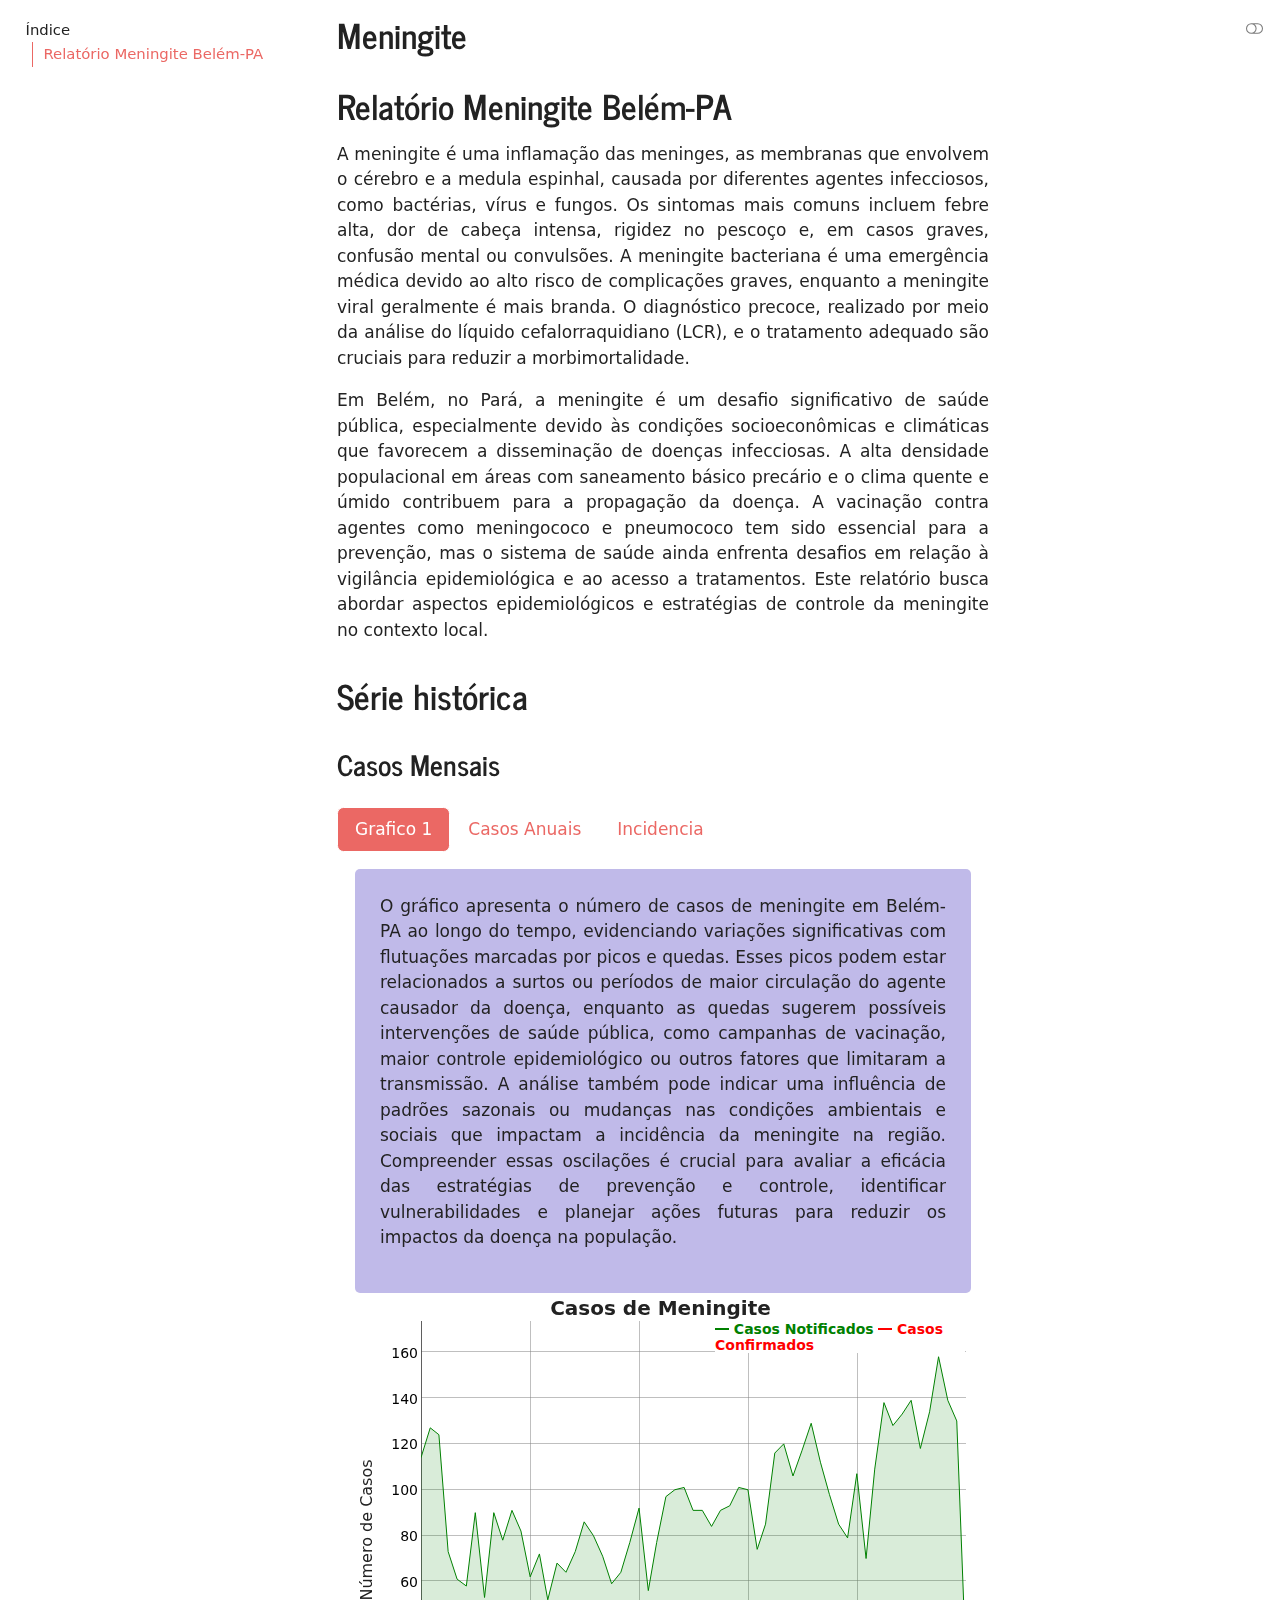
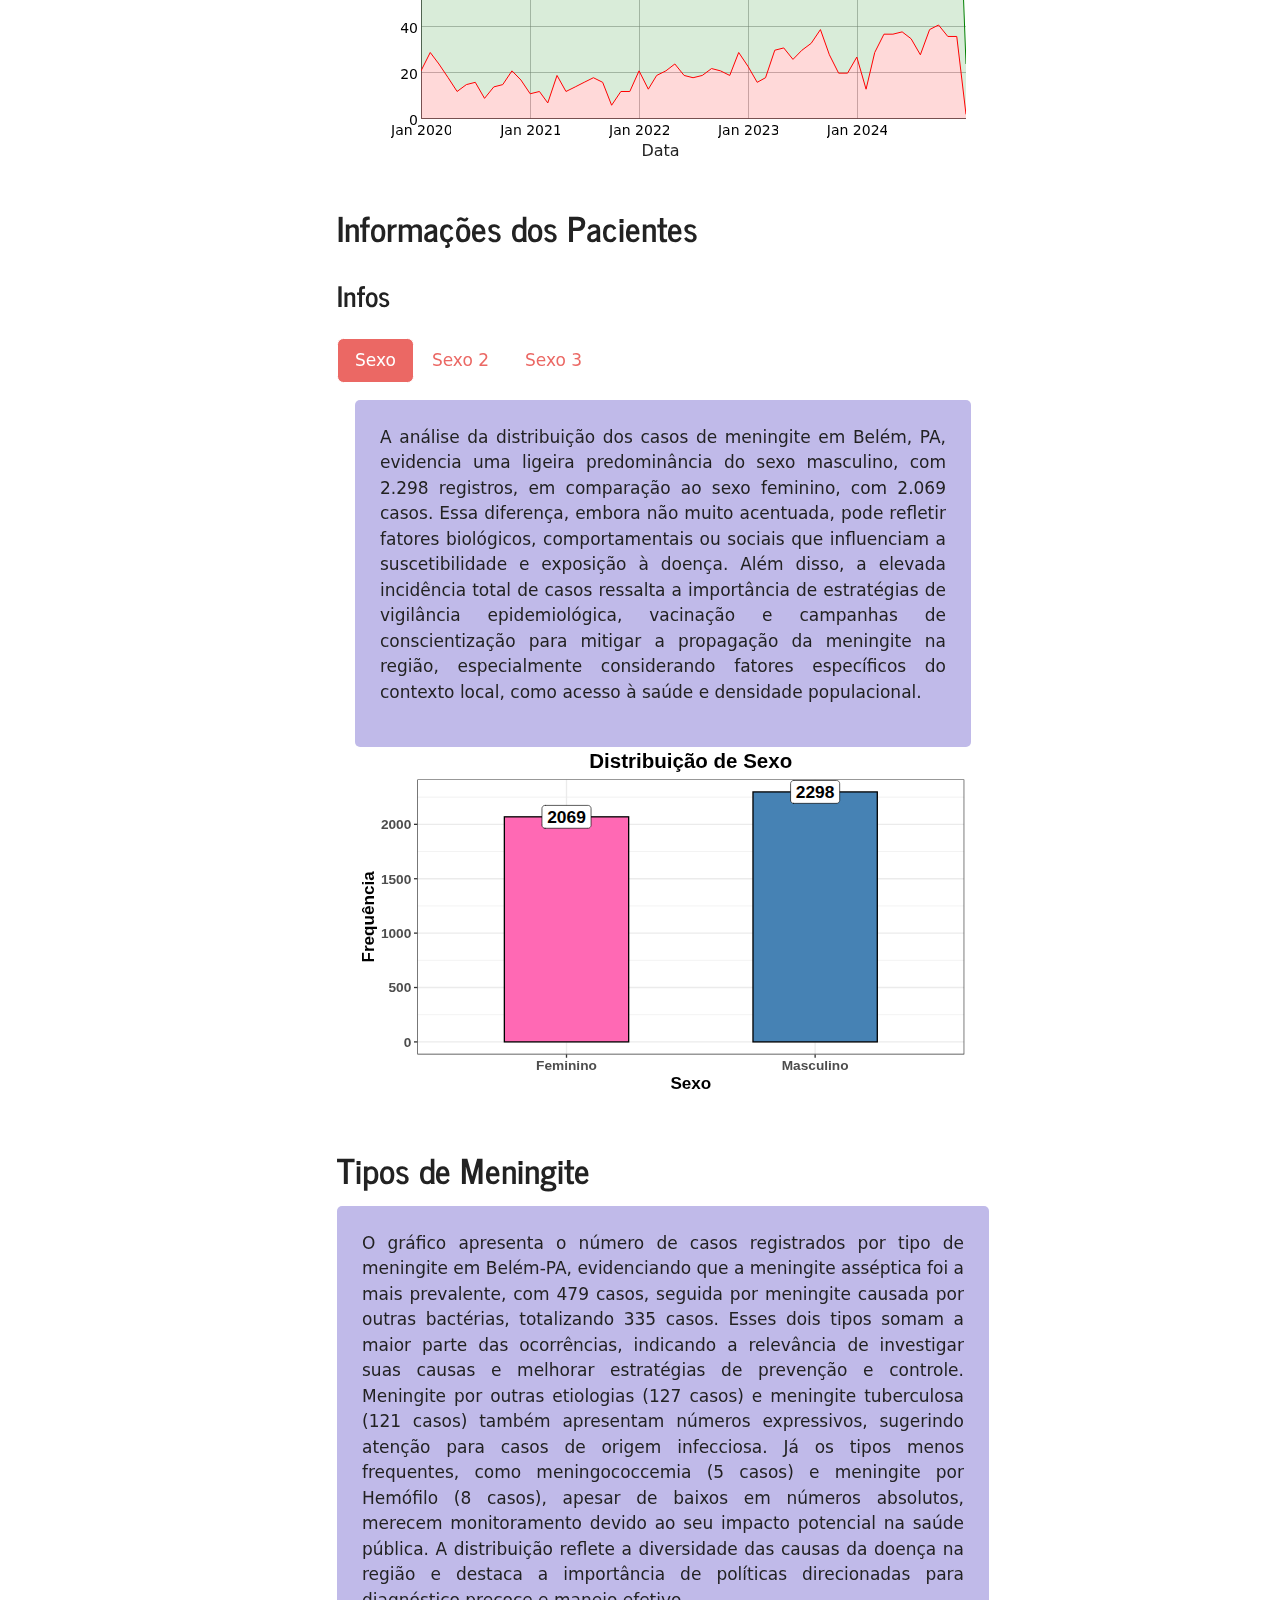
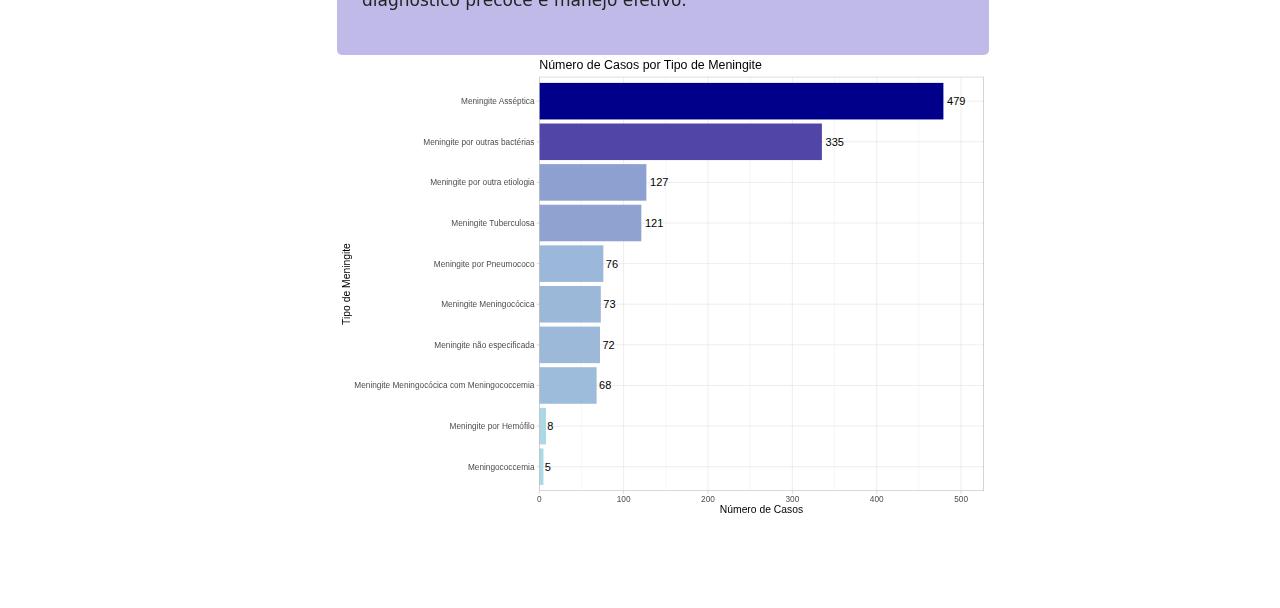
<file: teste.html>
<!DOCTYPE html>
<html xmlns="http://www.w3.org/1999/xhtml" lang="pt" xml:lang="pt"><head>

<meta charset="utf-8">
<meta name="generator" content="quarto-1.6.40">

<meta name="viewport" content="width=device-width, initial-scale=1.0, user-scalable=yes">


<title>Meningite</title>
<style>
code{white-space: pre-wrap;}
span.smallcaps{font-variant: small-caps;}
div.columns{display: flex; gap: min(4vw, 1.5em);}
div.column{flex: auto; overflow-x: auto;}
div.hanging-indent{margin-left: 1.5em; text-indent: -1.5em;}
ul.task-list{list-style: none;}
ul.task-list li input[type="checkbox"] {
  width: 0.8em;
  margin: 0 0.8em 0.2em -1em; /* quarto-specific, see https://github.com/quarto-dev/quarto-cli/issues/4556 */ 
  vertical-align: middle;
}
</style>


<script src="teste_files/libs/clipboard/clipboard.min.js"></script>
<script src="teste_files/libs/quarto-html/quarto.js"></script>
<script src="teste_files/libs/quarto-html/popper.min.js"></script>
<script src="teste_files/libs/quarto-html/tippy.umd.min.js"></script>
<script src="teste_files/libs/quarto-html/anchor.min.js"></script>
<link href="teste_files/libs/quarto-html/tippy.css" rel="stylesheet">
<link href="teste_files/libs/quarto-html/quarto-syntax-highlighting-549806ee2085284f45b00abea8c6df48.css" rel="stylesheet" class="quarto-color-scheme" id="quarto-text-highlighting-styles">
<link href="teste_files/libs/quarto-html/quarto-syntax-highlighting-dark-8ea72dc5fed832574809a9c94082fbbb.css" rel="prefetch" class="quarto-color-scheme quarto-color-alternate" id="quarto-text-highlighting-styles">
<script src="teste_files/libs/bootstrap/bootstrap.min.js"></script>
<link href="teste_files/libs/bootstrap/bootstrap-icons.css" rel="stylesheet">
<link href="teste_files/libs/bootstrap/bootstrap-1e44277131ede2af9551bf0523d1408d.min.css" rel="stylesheet" append-hash="true" class="quarto-color-scheme" id="quarto-bootstrap" data-mode="light">
<link href="teste_files/libs/bootstrap/bootstrap-dark-5f730bf11b2f8c0bd8bbd3774e949247.min.css" rel="prefetch" append-hash="true" class="quarto-color-scheme quarto-color-alternate" id="quarto-bootstrap" data-mode="dark">
<style>html{ scroll-behavior: smooth; }</style>
<script src="teste_files/libs/htmlwidgets-1.6.2/htmlwidgets.js"></script>

<script src="teste_files/libs/jquery-1.11.1/jquery.min.js"></script>

<link href="teste_files/libs/dygraphs-1.1.1/dygraph.css" rel="stylesheet">

<script src="teste_files/libs/dygraphs-1.1.1/dygraph-combined.js"></script>

<script src="teste_files/libs/dygraphs-1.1.1/shapes.js"></script>

<script src="teste_files/libs/moment-2.8.4/moment.js"></script>

<script src="teste_files/libs/moment-timezone-0.2.5/moment-timezone-with-data.js"></script>

<script src="teste_files/libs/moment-fquarter-1.0.0/moment-fquarter.min.js"></script>

<script src="teste_files/libs/dygraphs-binding-1.1.1.6/dygraphs.js"></script>

<script src="teste_files/libs/d3-bundle-5.16.0/d3-bundle.min.js"></script>

<script src="teste_files/libs/d3-lasso-0.0.5/d3-lasso.min.js"></script>

<script src="teste_files/libs/save-svg-as-png-1.4.17/save-svg-as-png.min.js"></script>

<script src="teste_files/libs/flatbush-4.0.0/flatbush.min.js"></script>

<link href="teste_files/libs/ggiraphjs-0.4.6/ggiraphjs.min.css" rel="stylesheet">

<script src="teste_files/libs/ggiraphjs-0.4.6/ggiraphjs.min.js"></script>

<script src="teste_files/libs/girafe-binding-0.8.9/girafe.js"></script>



</head>

<body>

<div id="quarto-content" class="page-columns page-rows-contents page-layout-article toc-left">
<div id="quarto-sidebar-toc-left" class="sidebar toc-left">
  <nav id="TOC" role="doc-toc" class="toc-active">
    <h2 id="toc-title">Índice</h2>
   
  <ul>
  <li><a href="#relatório-meningite-belém-pa" id="toc-relatório-meningite-belém-pa" class="nav-link active" data-scroll-target="#relatório-meningite-belém-pa">Relatório Meningite Belém-PA</a></li>
  </ul>
</nav>
</div>
<div id="quarto-margin-sidebar" class="sidebar margin-sidebar zindex-bottom">
</div>
<main class="content" id="quarto-document-content">

<header id="title-block-header" class="quarto-title-block default">
<div class="quarto-title">
<h1 class="title">Meningite</h1>
</div>



<div class="quarto-title-meta">

    
  
    
  </div>
  


</header>


<section id="relatório-meningite-belém-pa" class="level1">
<h1>Relatório Meningite Belém-PA</h1>
<div style="text-align: justify">
<p>A meningite é uma inflamação das meninges, as membranas que envolvem o cérebro e a medula espinhal, causada por diferentes agentes infecciosos, como bactérias, vírus e fungos. Os sintomas mais comuns incluem febre alta, dor de cabeça intensa, rigidez no pescoço e, em casos graves, confusão mental ou convulsões. A meningite bacteriana é uma emergência médica devido ao alto risco de complicações graves, enquanto a meningite viral geralmente é mais branda. O diagnóstico precoce, realizado por meio da análise do líquido cefalorraquidiano (LCR), e o tratamento adequado são cruciais para reduzir a morbimortalidade.</p>
<p>Em Belém, no Pará, a meningite é um desafio significativo de saúde pública, especialmente devido às condições socioeconômicas e climáticas que favorecem a disseminação de doenças infecciosas. A alta densidade populacional em áreas com saneamento básico precário e o clima quente e úmido contribuem para a propagação da doença. A vacinação contra agentes como meningococo e pneumococo tem sido essencial para a prevenção, mas o sistema de saúde ainda enfrenta desafios em relação à vigilância epidemiológica e ao acesso a tratamentos. Este relatório busca abordar aspectos epidemiológicos e estratégias de controle da meningite no contexto local.</p>
<section id="série-histórica" class="level1">
<h1>Série histórica</h1>
<section id="casos-mensais" class="level2">
<h2 class="anchored" data-anchor-id="casos-mensais">Casos Mensais</h2>
<div class="tabset-margin-container"></div><div class="panel-tabset nav-pills tabset-scrollable">
<ul class="nav nav-tabs" role="tablist"><li class="nav-item" role="presentation"><a class="nav-link active" id="tabset-1-1-tab" data-bs-toggle="tab" data-bs-target="#tabset-1-1" role="tab" aria-controls="tabset-1-1" aria-selected="true" href="">Grafico 1</a></li><li class="nav-item" role="presentation"><a class="nav-link" id="tabset-1-2-tab" data-bs-toggle="tab" data-bs-target="#tabset-1-2" role="tab" aria-controls="tabset-1-2" aria-selected="false" href="">Casos Anuais</a></li><li class="nav-item" role="presentation"><a class="nav-link" id="tabset-1-3-tab" data-bs-toggle="tab" data-bs-target="#tabset-1-3" role="tab" aria-controls="tabset-1-3" aria-selected="false" href="">Incidencia</a></li></ul>
<div class="tab-content nav-pills tabset-scrollable">
<div id="tabset-1-1" class="tab-pane active" role="tabpanel" aria-labelledby="tabset-1-1-tab">
<style>
div.blue { background-color:#C0BAE5; border-radius: 5px; padding: 25px;}
</style>
<div class="blue">
<p>O gráfico apresenta o número de casos de meningite em Belém-PA ao longo do tempo, evidenciando variações significativas com flutuações marcadas por picos e quedas. Esses picos podem estar relacionados a surtos ou períodos de maior circulação do agente causador da doença, enquanto as quedas sugerem possíveis intervenções de saúde pública, como campanhas de vacinação, maior controle epidemiológico ou outros fatores que limitaram a transmissão. A análise também pode indicar uma influência de padrões sazonais ou mudanças nas condições ambientais e sociais que impactam a incidência da meningite na região. Compreender essas oscilações é crucial para avaliar a eficácia das estratégias de prevenção e controle, identificar vulnerabilidades e planejar ações futuras para reduzir os impactos da doença na população.</p>
</div>
<div class="cell">
<div class="cell-output-display">
<div class="dygraphs html-widget html-fill-item-overflow-hidden html-fill-item" id="htmlwidget-666fb0558249b4586ac2" style="width:100%;height:464px;"></div>
<script type="application/json" data-for="htmlwidget-666fb0558249b4586ac2">{"x":{"attrs":{"axes":{"x":{"pixelsPerLabel":60,"drawAxis":true},"y":{"drawAxis":true}},"title":"Casos de Meningite","labels":["month","Casos Notificados","Casos Confirmados"],"legend":"auto","retainDateWindow":false,"ylabel":"Número de Casos","xlabel":"Data","colors":["green","red"],"series":{"Casos Notificados":{"axis":"y"},"Casos Confirmados":{"axis":"y"}},"stackedGraph":true,"fillGraph":false,"fillAlpha":0.15,"stepPlot":false,"drawPoints":false,"pointSize":1,"drawGapEdgePoints":false,"connectSeparatedPoints":false,"strokeWidth":1,"strokeBorderColor":"white","colorValue":0.5,"colorSaturation":1,"includeZero":false,"drawAxesAtZero":false,"logscale":false,"axisTickSize":3,"axisLineColor":"black","axisLineWidth":0.3,"axisLabelColor":"black","axisLabelFontSize":14,"axisLabelWidth":60,"drawGrid":true,"gridLineWidth":0.3,"rightGap":5,"digitsAfterDecimal":2,"labelsKMB":false,"labelsKMG2":false,"labelsUTC":false,"maxNumberWidth":6,"animatedZooms":false,"mobileDisableYTouch":true,"disableZoom":false},"scale":"monthly","annotations":[],"shadings":[],"events":[],"format":"date","data":[["2020-01-01T00:00:00.000Z","2020-02-01T00:00:00.000Z","2020-03-01T00:00:00.000Z","2020-04-01T00:00:00.000Z","2020-05-01T00:00:00.000Z","2020-06-01T00:00:00.000Z","2020-07-01T00:00:00.000Z","2020-08-01T00:00:00.000Z","2020-09-01T00:00:00.000Z","2020-10-01T00:00:00.000Z","2020-11-01T00:00:00.000Z","2020-12-01T00:00:00.000Z","2021-01-01T00:00:00.000Z","2021-02-01T00:00:00.000Z","2021-03-01T00:00:00.000Z","2021-04-01T00:00:00.000Z","2021-05-01T00:00:00.000Z","2021-06-01T00:00:00.000Z","2021-07-01T00:00:00.000Z","2021-08-01T00:00:00.000Z","2021-09-01T00:00:00.000Z","2021-10-01T00:00:00.000Z","2021-11-01T00:00:00.000Z","2021-12-01T00:00:00.000Z","2022-01-01T00:00:00.000Z","2022-02-01T00:00:00.000Z","2022-03-01T00:00:00.000Z","2022-04-01T00:00:00.000Z","2022-05-01T00:00:00.000Z","2022-06-01T00:00:00.000Z","2022-07-01T00:00:00.000Z","2022-08-01T00:00:00.000Z","2022-09-01T00:00:00.000Z","2022-10-01T00:00:00.000Z","2022-11-01T00:00:00.000Z","2022-12-01T00:00:00.000Z","2023-01-01T00:00:00.000Z","2023-02-01T00:00:00.000Z","2023-03-01T00:00:00.000Z","2023-04-01T00:00:00.000Z","2023-05-01T00:00:00.000Z","2023-06-01T00:00:00.000Z","2023-07-01T00:00:00.000Z","2023-08-01T00:00:00.000Z","2023-09-01T00:00:00.000Z","2023-10-01T00:00:00.000Z","2023-11-01T00:00:00.000Z","2023-12-01T00:00:00.000Z","2024-01-01T00:00:00.000Z","2024-02-01T00:00:00.000Z","2024-03-01T00:00:00.000Z","2024-04-01T00:00:00.000Z","2024-05-01T00:00:00.000Z","2024-06-01T00:00:00.000Z","2024-07-01T00:00:00.000Z","2024-08-01T00:00:00.000Z","2024-09-01T00:00:00.000Z","2024-10-01T00:00:00.000Z","2024-11-01T00:00:00.000Z","2024-12-01T00:00:00.000Z","2025-01-01T00:00:00.000Z"],[93,98,100,55,49,43,74,44,76,63,70,65,51,60,45,49,52,59,70,62,55,53,52,65,71,43,58,76,76,82,73,72,62,70,74,72,77,58,67,86,89,80,87,96,73,70,65,59,80,57,80,101,91,95,104,90,95,117,103,94,22],[21,29,24,18,12,15,16,9,14,15,21,17,11,12,7,19,12,14,16,18,16,6,12,12,21,13,19,21,24,19,18,19,22,21,19,29,23,16,18,30,31,26,30,33,39,28,20,20,27,13,29,37,37,38,35,28,39,41,36,36,2]],"fixedtz":false,"tzone":"UTC"},"evals":[],"jsHooks":[]}</script>
</div>
</div>
</div>
<div id="tabset-1-2" class="tab-pane" role="tabpanel" aria-labelledby="tabset-1-2-tab">
<style>
div.blue { background-color:#C0BAE9; border-radius: 5px; padding: 25px;}
</style>
<div class="blue">
<p>O gráfico apresenta os casos de meningite em Belém entre 2020 e 2025, destacando variações significativas ao longo dos anos. Em 2020, foram registrados 830 casos, mas houve uma queda de 18,9% em 2021, totalizando 673 casos. Em 2022, os números voltaram a subir, registrando 829 casos, quase equivalente a 2020, com um aumento de 23,2% em relação ao ano anterior. Em 2023, houve um crescimento de 9,4%, atingindo 907 casos. Em 2024, o aumento foi ainda mais acentuado, de 22,1%, com 1.107 casos, o maior número registrado no período. No entanto, em 2025, observa-se uma redução abrupta para 22 casos, representando uma queda de 98% em comparação com 2024, o que pode indicar uma intervenção significativa ou uma alteração nos critérios de notificação.</p>
</div>
<div class="cell">
<div class="cell-output-display">
<div class="girafe html-widget html-fill-item-overflow-hidden html-fill-item" id="htmlwidget-199b1a77c75c8ac40a46" style="width:100%;height:278px;"></div>
<script type="application/json" data-for="htmlwidget-199b1a77c75c8ac40a46">{"x":{"html":"<?xml version=\"1.0\" encoding=\"UTF-8\"?>\n<svg xmlns='http://www.w3.org/2000/svg' xmlns:xlink='http://www.w3.org/1999/xlink' class='ggiraph-svg' role='graphics-document' id='svg_f83531dd_edbc_4262_ad14_51fcb5403da7' viewBox='0 0 504 216'>\n <defs id='svg_f83531dd_edbc_4262_ad14_51fcb5403da7_defs'>\n  <clipPath id='svg_f83531dd_edbc_4262_ad14_51fcb5403da7_c1'>\n   <rect x='0' y='0' width='504' height='216'/>\n  <\/clipPath>\n  <clipPath id='svg_f83531dd_edbc_4262_ad14_51fcb5403da7_c2'>\n   <rect x='27.65' y='16.85' width='472.36' height='176.25'/>\n  <\/clipPath>\n <\/defs>\n <g id='svg_f83531dd_edbc_4262_ad14_51fcb5403da7_rootg' class='ggiraph-svg-rootg'>\n  <g clip-path='url(#svg_f83531dd_edbc_4262_ad14_51fcb5403da7_c1)'>\n   <rect x='0' y='0' width='504' height='216' fill='#FFFFFF' fill-opacity='1' stroke='#FFFFFF' stroke-opacity='1' stroke-width='0.75' stroke-linejoin='round' stroke-linecap='round' class='ggiraph-svg-bg'/>\n   <rect x='0' y='0' width='504' height='216' fill='#FFFFFF' fill-opacity='1' stroke='#FFFFFF' stroke-opacity='1' stroke-width='0.78' stroke-linejoin='round' stroke-linecap='round'/>\n  <\/g>\n  <g clip-path='url(#svg_f83531dd_edbc_4262_ad14_51fcb5403da7_c2)'>\n   <rect x='27.65' y='16.85' width='472.36' height='176.25' fill='#FFFFFF' fill-opacity='1' stroke='none'/>\n   <polyline points='27.65,163.38 500.01,163.38' fill='none' stroke='#DEDEDE' stroke-opacity='1' stroke-width='0.19' stroke-linejoin='round' stroke-linecap='butt'/>\n   <polyline points='27.65,119.96 500.01,119.96' fill='none' stroke='#DEDEDE' stroke-opacity='1' stroke-width='0.19' stroke-linejoin='round' stroke-linecap='butt'/>\n   <polyline points='27.65,76.54 500.01,76.54' fill='none' stroke='#DEDEDE' stroke-opacity='1' stroke-width='0.19' stroke-linejoin='round' stroke-linecap='butt'/>\n   <polyline points='27.65,33.12 500.01,33.12' fill='none' stroke='#DEDEDE' stroke-opacity='1' stroke-width='0.19' stroke-linejoin='round' stroke-linecap='butt'/>\n   <polyline points='27.65,185.09 500.01,185.09' fill='none' stroke='#DEDEDE' stroke-opacity='1' stroke-width='0.39' stroke-linejoin='round' stroke-linecap='butt'/>\n   <polyline points='27.65,141.67 500.01,141.67' fill='none' stroke='#DEDEDE' stroke-opacity='1' stroke-width='0.39' stroke-linejoin='round' stroke-linecap='butt'/>\n   <polyline points='27.65,98.25 500.01,98.25' fill='none' stroke='#DEDEDE' stroke-opacity='1' stroke-width='0.39' stroke-linejoin='round' stroke-linecap='butt'/>\n   <polyline points='27.65,54.83 500.01,54.83' fill='none' stroke='#DEDEDE' stroke-opacity='1' stroke-width='0.39' stroke-linejoin='round' stroke-linecap='butt'/>\n   <polyline points='73.36,193.10 73.36,16.85' fill='none' stroke='#DEDEDE' stroke-opacity='1' stroke-width='0.39' stroke-linejoin='round' stroke-linecap='butt'/>\n   <polyline points='149.55,193.10 149.55,16.85' fill='none' stroke='#DEDEDE' stroke-opacity='1' stroke-width='0.39' stroke-linejoin='round' stroke-linecap='butt'/>\n   <polyline points='225.74,193.10 225.74,16.85' fill='none' stroke='#DEDEDE' stroke-opacity='1' stroke-width='0.39' stroke-linejoin='round' stroke-linecap='butt'/>\n   <polyline points='301.93,193.10 301.93,16.85' fill='none' stroke='#DEDEDE' stroke-opacity='1' stroke-width='0.39' stroke-linejoin='round' stroke-linecap='butt'/>\n   <polyline points='378.11,193.10 378.11,16.85' fill='none' stroke='#DEDEDE' stroke-opacity='1' stroke-width='0.39' stroke-linejoin='round' stroke-linecap='butt'/>\n   <polyline points='454.30,193.10 454.30,16.85' fill='none' stroke='#DEDEDE' stroke-opacity='1' stroke-width='0.39' stroke-linejoin='round' stroke-linecap='butt'/>\n   <rect id='svg_f83531dd_edbc_4262_ad14_51fcb5403da7_e1' x='39.08' y='64.96' width='68.57' height='120.13' fill='#4682B4' fill-opacity='1' stroke='none' title='Ano: 2020 &amp;lt;br&amp;gt;Total de Casos: 830' data-id='2020'/>\n   <rect id='svg_f83531dd_edbc_4262_ad14_51fcb5403da7_e2' x='115.27' y='87.68' width='68.57' height='97.41' fill='#4682B4' fill-opacity='1' stroke='none' title='Ano: 2021 &amp;lt;br&amp;gt;Total de Casos: 673' data-id='2021'/>\n   <rect id='svg_f83531dd_edbc_4262_ad14_51fcb5403da7_e3' x='191.45' y='65.1' width='68.57' height='119.99' fill='#4682B4' fill-opacity='1' stroke='none' title='Ano: 2022 &amp;lt;br&amp;gt;Total de Casos: 829' data-id='2022'/>\n   <rect id='svg_f83531dd_edbc_4262_ad14_51fcb5403da7_e4' x='267.64' y='53.81' width='68.57' height='131.28' fill='#4682B4' fill-opacity='1' stroke='none' title='Ano: 2023 &amp;lt;br&amp;gt;Total de Casos: 907' data-id='2023'/>\n   <rect id='svg_f83531dd_edbc_4262_ad14_51fcb5403da7_e5' x='343.83' y='24.87' width='68.57' height='160.22' fill='#4682B4' fill-opacity='1' stroke='none' title='Ano: 2024 &amp;lt;br&amp;gt;Total de Casos: 1107' data-id='2024'/>\n   <rect id='svg_f83531dd_edbc_4262_ad14_51fcb5403da7_e6' x='420.02' y='181.91' width='68.57' height='3.18' fill='#4682B4' fill-opacity='1' stroke='none' title='Ano: 2025 &amp;lt;br&amp;gt;Total de Casos: 22' data-id='2025'/>\n   <text id='svg_f83531dd_edbc_4262_ad14_51fcb5403da7_e7' x='66.25' y='61.9' font-size='6.4pt' font-family='Arial' title='Casos: 830' data-id='2020'>830<\/text>\n   <text id='svg_f83531dd_edbc_4262_ad14_51fcb5403da7_e8' x='142.43' y='84.63' font-size='6.4pt' font-family='Arial' title='Casos: 673' data-id='2021'>673<\/text>\n   <text id='svg_f83531dd_edbc_4262_ad14_51fcb5403da7_e9' x='218.62' y='62.05' font-size='6.4pt' font-family='Arial' title='Casos: 829' data-id='2022'>829<\/text>\n   <text id='svg_f83531dd_edbc_4262_ad14_51fcb5403da7_e10' x='294.81' y='50.76' font-size='6.4pt' font-family='Arial' title='Casos: 907' data-id='2023'>907<\/text>\n   <text id='svg_f83531dd_edbc_4262_ad14_51fcb5403da7_e11' x='368.94' y='21.81' font-size='6.4pt' font-family='Arial' title='Casos: 1107' data-id='2024'>1107<\/text>\n   <text id='svg_f83531dd_edbc_4262_ad14_51fcb5403da7_e12' x='449.56' y='178.85' font-size='6.4pt' font-family='Arial' title='Casos: 22' data-id='2025'>22<\/text>\n   <rect x='27.65' y='16.85' width='472.36' height='176.25' fill='none' stroke='#B3B3B3' stroke-opacity='1' stroke-width='0.78' stroke-linejoin='round' stroke-linecap='round'/>\n  <\/g>\n  <g clip-path='url(#svg_f83531dd_edbc_4262_ad14_51fcb5403da7_c1)'>\n   <text x='20.51' y='187.38' font-size='4.8pt' font-family='Arial' fill='#4D4D4D' fill-opacity='1'>0<\/text>\n   <text x='13.39' y='143.96' font-size='4.8pt' font-family='Arial' fill='#4D4D4D' fill-opacity='1'>300<\/text>\n   <text x='13.39' y='100.54' font-size='4.8pt' font-family='Arial' fill='#4D4D4D' fill-opacity='1'>600<\/text>\n   <text x='13.39' y='57.12' font-size='4.8pt' font-family='Arial' fill='#4D4D4D' fill-opacity='1'>900<\/text>\n   <polyline points='25.66,185.09 27.65,185.09' fill='none' stroke='#B3B3B3' stroke-opacity='1' stroke-width='0.39' stroke-linejoin='round' stroke-linecap='butt'/>\n   <polyline points='25.66,141.67 27.65,141.67' fill='none' stroke='#B3B3B3' stroke-opacity='1' stroke-width='0.39' stroke-linejoin='round' stroke-linecap='butt'/>\n   <polyline points='25.66,98.25 27.65,98.25' fill='none' stroke='#B3B3B3' stroke-opacity='1' stroke-width='0.39' stroke-linejoin='round' stroke-linecap='butt'/>\n   <polyline points='25.66,54.83 27.65,54.83' fill='none' stroke='#B3B3B3' stroke-opacity='1' stroke-width='0.39' stroke-linejoin='round' stroke-linecap='butt'/>\n   <polyline points='73.36,195.09 73.36,193.10' fill='none' stroke='#B3B3B3' stroke-opacity='1' stroke-width='0.39' stroke-linejoin='round' stroke-linecap='butt'/>\n   <polyline points='149.55,195.09 149.55,193.10' fill='none' stroke='#B3B3B3' stroke-opacity='1' stroke-width='0.39' stroke-linejoin='round' stroke-linecap='butt'/>\n   <polyline points='225.74,195.09 225.74,193.10' fill='none' stroke='#B3B3B3' stroke-opacity='1' stroke-width='0.39' stroke-linejoin='round' stroke-linecap='butt'/>\n   <polyline points='301.93,195.09 301.93,193.10' fill='none' stroke='#B3B3B3' stroke-opacity='1' stroke-width='0.39' stroke-linejoin='round' stroke-linecap='butt'/>\n   <polyline points='378.11,195.09 378.11,193.10' fill='none' stroke='#B3B3B3' stroke-opacity='1' stroke-width='0.39' stroke-linejoin='round' stroke-linecap='butt'/>\n   <polyline points='454.30,195.09 454.30,193.10' fill='none' stroke='#B3B3B3' stroke-opacity='1' stroke-width='0.39' stroke-linejoin='round' stroke-linecap='butt'/>\n   <text x='66.25' y='201.27' font-size='4.8pt' font-family='Arial' fill='#4D4D4D' fill-opacity='1'>2020<\/text>\n   <text x='142.44' y='201.27' font-size='4.8pt' font-family='Arial' fill='#4D4D4D' fill-opacity='1'>2021<\/text>\n   <text x='218.63' y='201.27' font-size='4.8pt' font-family='Arial' fill='#4D4D4D' fill-opacity='1'>2022<\/text>\n   <text x='294.81' y='201.27' font-size='4.8pt' font-family='Arial' fill='#4D4D4D' fill-opacity='1'>2023<\/text>\n   <text x='371' y='201.27' font-size='4.8pt' font-family='Arial' fill='#4D4D4D' fill-opacity='1'>2024<\/text>\n   <text x='447.19' y='201.27' font-size='4.8pt' font-family='Arial' fill='#4D4D4D' fill-opacity='1'>2025<\/text>\n   <text x='256.72' y='210.33' font-size='6pt' font-family='Arial'>Ano<\/text>\n   <text transform='translate(9.72,137.22) rotate(-90.00)' font-size='6pt' font-family='Arial'>Número de Casos<\/text>\n   <text x='27.65' y='10.85' font-size='7.2pt' font-family='Arial'>Total de Casos por Ano<\/text>\n  <\/g>\n <\/g>\n<\/svg>","js":null,"uid":"svg_f83531dd_edbc_4262_ad14_51fcb5403da7","ratio":2.333333333333333,"settings":{"tooltip":{"css":".tooltip_SVGID_ { padding:5px;background:black;color:white;border-radius:2px;text-align:left; ; position:absolute;pointer-events:none;z-index:999;}","placement":"doc","opacity":0.9,"offx":10,"offy":10,"use_cursor_pos":true,"use_fill":false,"use_stroke":false,"delay_over":200,"delay_out":500},"hover":{"css":".hover_data_SVGID_ { fill:orange;stroke:black;cursor:pointer; }\ntext.hover_data_SVGID_ { stroke:none;fill:orange; }\ncircle.hover_data_SVGID_ { fill:orange;stroke:black; }\nline.hover_data_SVGID_, polyline.hover_data_SVGID_ { fill:none;stroke:orange; }\nrect.hover_data_SVGID_, polygon.hover_data_SVGID_, path.hover_data_SVGID_ { fill:orange;stroke:none; }\nimage.hover_data_SVGID_ { stroke:orange; }","reactive":true,"nearest_distance":null},"hover_inv":{"css":""},"hover_key":{"css":".hover_key_SVGID_ { fill:orange;stroke:black;cursor:pointer; }\ntext.hover_key_SVGID_ { stroke:none;fill:orange; }\ncircle.hover_key_SVGID_ { fill:orange;stroke:black; }\nline.hover_key_SVGID_, polyline.hover_key_SVGID_ { fill:none;stroke:orange; }\nrect.hover_key_SVGID_, polygon.hover_key_SVGID_, path.hover_key_SVGID_ { fill:orange;stroke:none; }\nimage.hover_key_SVGID_ { stroke:orange; }","reactive":true},"hover_theme":{"css":".hover_theme_SVGID_ { fill:orange;stroke:black;cursor:pointer; }\ntext.hover_theme_SVGID_ { stroke:none;fill:orange; }\ncircle.hover_theme_SVGID_ { fill:orange;stroke:black; }\nline.hover_theme_SVGID_, polyline.hover_theme_SVGID_ { fill:none;stroke:orange; }\nrect.hover_theme_SVGID_, polygon.hover_theme_SVGID_, path.hover_theme_SVGID_ { fill:orange;stroke:none; }\nimage.hover_theme_SVGID_ { stroke:orange; }","reactive":true},"select":{"css":".select_data_SVGID_ { fill:red;stroke:black;cursor:pointer; }\ntext.select_data_SVGID_ { stroke:none;fill:red; }\ncircle.select_data_SVGID_ { fill:red;stroke:black; }\nline.select_data_SVGID_, polyline.select_data_SVGID_ { fill:none;stroke:red; }\nrect.select_data_SVGID_, polygon.select_data_SVGID_, path.select_data_SVGID_ { fill:red;stroke:none; }\nimage.select_data_SVGID_ { stroke:red; }","type":"multiple","only_shiny":true,"selected":[]},"select_inv":{"css":""},"select_key":{"css":".select_key_SVGID_ { fill:red;stroke:black;cursor:pointer; }\ntext.select_key_SVGID_ { stroke:none;fill:red; }\ncircle.select_key_SVGID_ { fill:red;stroke:black; }\nline.select_key_SVGID_, polyline.select_key_SVGID_ { fill:none;stroke:red; }\nrect.select_key_SVGID_, polygon.select_key_SVGID_, path.select_key_SVGID_ { fill:red;stroke:none; }\nimage.select_key_SVGID_ { stroke:red; }","type":"single","only_shiny":true,"selected":[]},"select_theme":{"css":".select_theme_SVGID_ { fill:red;stroke:black;cursor:pointer; }\ntext.select_theme_SVGID_ { stroke:none;fill:red; }\ncircle.select_theme_SVGID_ { fill:red;stroke:black; }\nline.select_theme_SVGID_, polyline.select_theme_SVGID_ { fill:none;stroke:red; }\nrect.select_theme_SVGID_, polygon.select_theme_SVGID_, path.select_theme_SVGID_ { fill:red;stroke:none; }\nimage.select_theme_SVGID_ { stroke:red; }","type":"single","only_shiny":true,"selected":[]},"zoom":{"min":1,"max":1,"duration":300},"toolbar":{"position":"topright","pngname":"diagram","tooltips":null,"hidden":[],"delay_over":200,"delay_out":500},"sizing":{"rescale":true,"width":1}}},"evals":[],"jsHooks":[]}</script>
</div>
</div>
</div>
<div id="tabset-1-3" class="tab-pane" role="tabpanel" aria-labelledby="tabset-1-3-tab">
<div class="cell">
<div class="cell-output-display">
<div class="dygraphs html-widget html-fill-item-overflow-hidden html-fill-item" id="htmlwidget-160a44dd1cb2469fbc64" style="width:100%;height:464px;"></div>
<script type="application/json" data-for="htmlwidget-160a44dd1cb2469fbc64">{"x":{"attrs":{"axes":{"x":{"pixelsPerLabel":60,"drawAxis":true},"y":{"drawAxis":true}},"title":"Casos de Meningite","labels":["month","Casos Confirmados","Incidencia"],"legend":"auto","retainDateWindow":false,"ylabel":"Número de Casos","xlabel":"Data","colors":["red","green"],"series":{"Casos Confirmados":{"axis":"y"},"Incidencia":{"axis":"y"}},"stackedGraph":true,"fillGraph":false,"fillAlpha":0.15,"stepPlot":false,"drawPoints":false,"pointSize":1,"drawGapEdgePoints":false,"connectSeparatedPoints":false,"strokeWidth":1,"strokeBorderColor":"white","colorValue":0.5,"colorSaturation":1,"includeZero":false,"drawAxesAtZero":false,"logscale":false,"axisTickSize":3,"axisLineColor":"black","axisLineWidth":0.3,"axisLabelColor":"black","axisLabelFontSize":14,"axisLabelWidth":60,"drawGrid":true,"gridLineWidth":0.3,"rightGap":5,"digitsAfterDecimal":2,"labelsKMB":false,"labelsKMG2":false,"labelsUTC":false,"maxNumberWidth":6,"animatedZooms":false,"mobileDisableYTouch":true,"disableZoom":false},"scale":"monthly","annotations":[],"shadings":[],"events":[],"format":"date","data":[["2020-01-01T00:00:00.000Z","2020-02-01T00:00:00.000Z","2020-03-01T00:00:00.000Z","2020-04-01T00:00:00.000Z","2020-05-01T00:00:00.000Z","2020-06-01T00:00:00.000Z","2020-07-01T00:00:00.000Z","2020-08-01T00:00:00.000Z","2020-09-01T00:00:00.000Z","2020-10-01T00:00:00.000Z","2020-11-01T00:00:00.000Z","2020-12-01T00:00:00.000Z","2021-01-01T00:00:00.000Z","2021-02-01T00:00:00.000Z","2021-03-01T00:00:00.000Z","2021-04-01T00:00:00.000Z","2021-05-01T00:00:00.000Z","2021-06-01T00:00:00.000Z","2021-07-01T00:00:00.000Z","2021-08-01T00:00:00.000Z","2021-09-01T00:00:00.000Z","2021-10-01T00:00:00.000Z","2021-11-01T00:00:00.000Z","2021-12-01T00:00:00.000Z","2022-01-01T00:00:00.000Z","2022-02-01T00:00:00.000Z","2022-03-01T00:00:00.000Z","2022-04-01T00:00:00.000Z","2022-05-01T00:00:00.000Z","2022-06-01T00:00:00.000Z","2022-07-01T00:00:00.000Z","2022-08-01T00:00:00.000Z","2022-09-01T00:00:00.000Z","2022-10-01T00:00:00.000Z","2022-11-01T00:00:00.000Z","2022-12-01T00:00:00.000Z","2023-01-01T00:00:00.000Z","2023-02-01T00:00:00.000Z","2023-03-01T00:00:00.000Z","2023-04-01T00:00:00.000Z","2023-05-01T00:00:00.000Z","2023-06-01T00:00:00.000Z","2023-07-01T00:00:00.000Z","2023-08-01T00:00:00.000Z","2023-09-01T00:00:00.000Z","2023-10-01T00:00:00.000Z","2023-11-01T00:00:00.000Z","2023-12-01T00:00:00.000Z","2024-01-01T00:00:00.000Z","2024-02-01T00:00:00.000Z","2024-03-01T00:00:00.000Z","2024-04-01T00:00:00.000Z","2024-05-01T00:00:00.000Z","2024-06-01T00:00:00.000Z","2024-07-01T00:00:00.000Z","2024-08-01T00:00:00.000Z","2024-09-01T00:00:00.000Z","2024-10-01T00:00:00.000Z","2024-11-01T00:00:00.000Z","2024-12-01T00:00:00.000Z","2025-01-01T00:00:00.000Z"],[21,29,24,18,12,15,16,9,14,15,21,17,11,12,7,19,12,14,16,18,16,6,12,12,21,13,19,21,24,19,18,19,22,21,19,29,23,16,18,30,31,26,30,33,39,28,20,20,27,13,29,37,37,38,35,28,39,41,36,36,2],[1.555555555555556,2.148148148148148,1.777777777777778,1.333333333333333,0.8888888888888888,1.111111111111111,1.185185185185185,0.6666666666666666,1.037037037037037,1.111111111111111,1.555555555555556,1.259259259259259,0.8148148148148149,0.8888888888888888,0.5185185185185185,1.407407407407407,0.8888888888888888,1.037037037037037,1.185185185185185,1.333333333333333,1.185185185185185,0.4444444444444444,0.8888888888888888,0.8888888888888888,1.555555555555556,0.962962962962963,1.407407407407407,1.555555555555556,1.777777777777778,1.407407407407407,1.333333333333333,1.407407407407407,1.62962962962963,1.555555555555556,1.407407407407407,2.148148148148148,1.703703703703704,1.185185185185185,1.333333333333333,2.222222222222222,2.296296296296296,1.925925925925926,2.222222222222222,2.444444444444445,2.888888888888889,2.074074074074074,1.481481481481481,1.481481481481481,2,0.962962962962963,2.148148148148148,2.740740740740741,2.740740740740741,2.814814814814814,2.592592592592593,2.074074074074074,2.888888888888889,3.037037037037037,2.666666666666667,2.666666666666667,0.1481481481481481]],"fixedtz":false,"tzone":"UTC"},"evals":[],"jsHooks":[]}</script>
</div>
</div>
</div>
</div>
</div>
</section>
</section>
<section id="informações-dos-pacientes" class="level1">
<h1>Informações dos Pacientes</h1>
<section id="infos" class="level2">
<h2 class="anchored" data-anchor-id="infos">Infos</h2>
<div class="tabset-margin-container"></div><div class="panel-tabset nav-pills tabset-scrollable">
<ul class="nav nav-tabs" role="tablist"><li class="nav-item" role="presentation"><a class="nav-link active" id="tabset-2-1-tab" data-bs-toggle="tab" data-bs-target="#tabset-2-1" role="tab" aria-controls="tabset-2-1" aria-selected="true" href="">Sexo</a></li><li class="nav-item" role="presentation"><a class="nav-link" id="tabset-2-2-tab" data-bs-toggle="tab" data-bs-target="#tabset-2-2" role="tab" aria-controls="tabset-2-2" aria-selected="false" href="">Sexo 2</a></li><li class="nav-item" role="presentation"><a class="nav-link" id="tabset-2-3-tab" data-bs-toggle="tab" data-bs-target="#tabset-2-3" role="tab" aria-controls="tabset-2-3" aria-selected="false" href="">Sexo 3</a></li></ul>
<div class="tab-content nav-pills tabset-scrollable">
<div id="tabset-2-1" class="tab-pane active" role="tabpanel" aria-labelledby="tabset-2-1-tab">
<style>
div.blue { background-color:#C0BAE9; border-radius: 5px; padding: 25px;}
</style>
<div class="blue">
<p>A análise da distribuição dos casos de meningite em Belém, PA, evidencia uma ligeira predominância do sexo masculino, com 2.298 registros, em comparação ao sexo feminino, com 2.069 casos. Essa diferença, embora não muito acentuada, pode refletir fatores biológicos, comportamentais ou sociais que influenciam a suscetibilidade e exposição à doença. Além disso, a elevada incidência total de casos ressalta a importância de estratégias de vigilância epidemiológica, vacinação e campanhas de conscientização para mitigar a propagação da meningite na região, especialmente considerando fatores específicos do contexto local, como acesso à saúde e densidade populacional.</p>
</div>
<div class="cell">
<div class="cell-output-display">
<div class="girafe html-widget html-fill-item-overflow-hidden html-fill-item" id="htmlwidget-32d8c6b0f9194de9b751" style="width:100%;height:371px;"></div>
<script type="application/json" data-for="htmlwidget-32d8c6b0f9194de9b751">{"x":{"html":"<?xml version=\"1.0\" encoding=\"UTF-8\"?>\n<svg xmlns='http://www.w3.org/2000/svg' xmlns:xlink='http://www.w3.org/1999/xlink' class='ggiraph-svg' role='graphics-document' id='svg_08a2cd23_4f6d_47b5_88c2_68f9cecea317' viewBox='0 0 504 288'>\n <defs id='svg_08a2cd23_4f6d_47b5_88c2_68f9cecea317_defs'>\n  <clipPath id='svg_08a2cd23_4f6d_47b5_88c2_68f9cecea317_c1'>\n   <rect x='0' y='0' width='504' height='288'/>\n  <\/clipPath>\n  <clipPath id='svg_08a2cd23_4f6d_47b5_88c2_68f9cecea317_c2'>\n   <rect x='51' y='26.53' width='447.52' height='224.99'/>\n  <\/clipPath>\n <\/defs>\n <g id='svg_08a2cd23_4f6d_47b5_88c2_68f9cecea317_rootg' class='ggiraph-svg-rootg'>\n  <g clip-path='url(#svg_08a2cd23_4f6d_47b5_88c2_68f9cecea317_c1)'>\n   <rect x='0' y='0' width='504' height='288' fill='#FFFFFF' fill-opacity='1' stroke='#FFFFFF' stroke-opacity='1' stroke-width='0.75' stroke-linejoin='round' stroke-linecap='round' class='ggiraph-svg-bg'/>\n   <rect x='0' y='0' width='504' height='288' fill='#FFFFFF' fill-opacity='1' stroke='#FFFFFF' stroke-opacity='1' stroke-width='1.07' stroke-linejoin='round' stroke-linecap='round'/>\n  <\/g>\n  <g clip-path='url(#svg_08a2cd23_4f6d_47b5_88c2_68f9cecea317_c2)'>\n   <rect x='51' y='26.53' width='447.52' height='224.99' fill='#FFFFFF' fill-opacity='1' stroke='none'/>\n   <polyline points='51.00,219.04 498.52,219.04' fill='none' stroke='#EBEBEB' stroke-opacity='1' stroke-width='0.53' stroke-linejoin='round' stroke-linecap='butt'/>\n   <polyline points='51.00,174.53 498.52,174.53' fill='none' stroke='#EBEBEB' stroke-opacity='1' stroke-width='0.53' stroke-linejoin='round' stroke-linecap='butt'/>\n   <polyline points='51.00,130.03 498.52,130.03' fill='none' stroke='#EBEBEB' stroke-opacity='1' stroke-width='0.53' stroke-linejoin='round' stroke-linecap='butt'/>\n   <polyline points='51.00,85.53 498.52,85.53' fill='none' stroke='#EBEBEB' stroke-opacity='1' stroke-width='0.53' stroke-linejoin='round' stroke-linecap='butt'/>\n   <polyline points='51.00,41.02 498.52,41.02' fill='none' stroke='#EBEBEB' stroke-opacity='1' stroke-width='0.53' stroke-linejoin='round' stroke-linecap='butt'/>\n   <polyline points='51.00,241.29 498.52,241.29' fill='none' stroke='#EBEBEB' stroke-opacity='1' stroke-width='1.07' stroke-linejoin='round' stroke-linecap='butt'/>\n   <polyline points='51.00,196.78 498.52,196.78' fill='none' stroke='#EBEBEB' stroke-opacity='1' stroke-width='1.07' stroke-linejoin='round' stroke-linecap='butt'/>\n   <polyline points='51.00,152.28 498.52,152.28' fill='none' stroke='#EBEBEB' stroke-opacity='1' stroke-width='1.07' stroke-linejoin='round' stroke-linecap='butt'/>\n   <polyline points='51.00,107.78 498.52,107.78' fill='none' stroke='#EBEBEB' stroke-opacity='1' stroke-width='1.07' stroke-linejoin='round' stroke-linecap='butt'/>\n   <polyline points='51.00,63.28 498.52,63.28' fill='none' stroke='#EBEBEB' stroke-opacity='1' stroke-width='1.07' stroke-linejoin='round' stroke-linecap='butt'/>\n   <polyline points='173.05,251.51 173.05,26.53' fill='none' stroke='#EBEBEB' stroke-opacity='1' stroke-width='1.07' stroke-linejoin='round' stroke-linecap='butt'/>\n   <polyline points='376.47,251.51 376.47,26.53' fill='none' stroke='#EBEBEB' stroke-opacity='1' stroke-width='1.07' stroke-linejoin='round' stroke-linecap='butt'/>\n   <rect id='svg_08a2cd23_4f6d_47b5_88c2_68f9cecea317_e1' x='122.2' y='57.13' width='101.71' height='184.15' fill='#FF69B4' fill-opacity='1' stroke='#000000' stroke-opacity='1' stroke-width='1.07' stroke-linejoin='miter' stroke-linecap='butt' title='2069' data-id='Feminino'/>\n   <rect id='svg_08a2cd23_4f6d_47b5_88c2_68f9cecea317_e2' x='325.62' y='36.75' width='101.71' height='204.54' fill='#4682B4' fill-opacity='1' stroke='#000000' stroke-opacity='1' stroke-width='1.07' stroke-linejoin='miter' stroke-linecap='butt' title='2298' data-id='Masculino'/>\n   <polygon id='svg_08a2cd23_4f6d_47b5_88c2_68f9cecea317_e3' points='155.53,66.49 190.57,66.49 190.47,66.49 190.88,66.47 191.28,66.39 191.67,66.25 192.02,66.04 192.34,65.78 192.62,65.47 192.84,65.12 193.00,64.74 193.10,64.34 193.13,63.93 193.13,63.93 193.13,50.34 193.13,50.34 193.10,49.93 193.00,49.53 192.84,49.15 192.62,48.80 192.34,48.49 192.02,48.23 191.67,48.02 191.28,47.88 190.88,47.79 190.57,47.78 155.53,47.78 155.84,47.79 155.43,47.78 155.02,47.83 154.63,47.94 154.25,48.12 153.91,48.35 153.62,48.64 153.37,48.97 153.18,49.33 153.05,49.72 152.98,50.13 152.97,50.34 152.97,63.93 152.98,63.73 152.98,64.14 153.05,64.54 153.18,64.94 153.37,65.30 153.62,65.63 153.91,65.92 154.25,66.15 154.63,66.33 155.02,66.44 155.43,66.49' fill='#FFFFFF' fill-opacity='1' stroke='#000000' stroke-opacity='1' stroke-width='0.53' stroke-linejoin='round' stroke-linecap='round' title='2069' data-id='Feminino' tooltip_fill='white'/>\n   <text id='svg_08a2cd23_4f6d_47b5_88c2_68f9cecea317_e4' x='157.24' y='62.22' font-size='10.67pt' font-weight='bold' font-family='Arial' title='2069' data-id='Feminino' tooltip_fill='white'>2069<\/text>\n   <polygon id='svg_08a2cd23_4f6d_47b5_88c2_68f9cecea317_e5' points='358.95,46.11 393.99,46.11 393.89,46.11 394.30,46.09 394.70,46.01 395.09,45.86 395.44,45.66 395.76,45.40 396.04,45.09 396.26,44.74 396.42,44.36 396.52,43.96 396.55,43.55 396.55,43.55 396.55,29.95 396.55,29.95 396.52,29.54 396.42,29.14 396.26,28.76 396.04,28.42 395.76,28.11 395.44,27.85 395.09,27.64 394.70,27.49 394.30,27.41 393.99,27.39 358.95,27.39 359.26,27.41 358.85,27.40 358.44,27.45 358.04,27.56 357.67,27.74 357.33,27.97 357.03,28.26 356.79,28.59 356.60,28.95 356.47,29.34 356.40,29.75 356.39,29.95 356.39,43.55 356.40,43.34 356.40,43.76 356.47,44.16 356.60,44.55 356.79,44.92 357.03,45.25 357.33,45.53 357.67,45.77 358.04,45.94 358.44,46.06 358.85,46.11' fill='#FFFFFF' fill-opacity='1' stroke='#000000' stroke-opacity='1' stroke-width='0.53' stroke-linejoin='round' stroke-linecap='round' title='2298' data-id='Masculino' tooltip_fill='white'/>\n   <text id='svg_08a2cd23_4f6d_47b5_88c2_68f9cecea317_e6' x='360.66' y='41.84' font-size='10.67pt' font-weight='bold' font-family='Arial' title='2298' data-id='Masculino' tooltip_fill='white'>2298<\/text>\n   <rect x='51' y='26.53' width='447.52' height='224.99' fill='none' stroke='#333333' stroke-opacity='1' stroke-width='1.07' stroke-linejoin='round' stroke-linecap='round'/>\n  <\/g>\n  <g clip-path='url(#svg_08a2cd23_4f6d_47b5_88c2_68f9cecea317_c1)'>\n   <text x='39.85' y='245.29' font-size='8.4pt' font-weight='bold' font-family='Arial' fill='#4D4D4D' fill-opacity='1'>0<\/text>\n   <text x='27.41' y='200.79' font-size='8.4pt' font-weight='bold' font-family='Arial' fill='#4D4D4D' fill-opacity='1'>500<\/text>\n   <text x='21.19' y='156.29' font-size='8.4pt' font-weight='bold' font-family='Arial' fill='#4D4D4D' fill-opacity='1'>1000<\/text>\n   <text x='21.19' y='111.79' font-size='8.4pt' font-weight='bold' font-family='Arial' fill='#4D4D4D' fill-opacity='1'>1500<\/text>\n   <text x='21.19' y='67.28' font-size='8.4pt' font-weight='bold' font-family='Arial' fill='#4D4D4D' fill-opacity='1'>2000<\/text>\n   <polyline points='48.26,241.29 51.00,241.29' fill='none' stroke='#333333' stroke-opacity='1' stroke-width='1.07' stroke-linejoin='round' stroke-linecap='butt'/>\n   <polyline points='48.26,196.78 51.00,196.78' fill='none' stroke='#333333' stroke-opacity='1' stroke-width='1.07' stroke-linejoin='round' stroke-linecap='butt'/>\n   <polyline points='48.26,152.28 51.00,152.28' fill='none' stroke='#333333' stroke-opacity='1' stroke-width='1.07' stroke-linejoin='round' stroke-linecap='butt'/>\n   <polyline points='48.26,107.78 51.00,107.78' fill='none' stroke='#333333' stroke-opacity='1' stroke-width='1.07' stroke-linejoin='round' stroke-linecap='butt'/>\n   <polyline points='48.26,63.28 51.00,63.28' fill='none' stroke='#333333' stroke-opacity='1' stroke-width='1.07' stroke-linejoin='round' stroke-linecap='butt'/>\n   <polyline points='173.05,254.25 173.05,251.51' fill='none' stroke='#333333' stroke-opacity='1' stroke-width='1.07' stroke-linejoin='round' stroke-linecap='butt'/>\n   <polyline points='376.47,254.25 376.47,251.51' fill='none' stroke='#333333' stroke-opacity='1' stroke-width='1.07' stroke-linejoin='round' stroke-linecap='butt'/>\n   <text x='148.19' y='264.46' font-size='8.4pt' font-weight='bold' font-family='Arial' fill='#4D4D4D' fill-opacity='1'>Feminino<\/text>\n   <text x='349.12' y='264.46' font-size='8.4pt' font-weight='bold' font-family='Arial' fill='#4D4D4D' fill-opacity='1'>Masculino<\/text>\n   <text x='258.04' y='279.58' font-size='10.5pt' font-weight='bold' font-family='Arial'>Sexo<\/text>\n   <text transform='translate(15.50,176.35) rotate(-90.00)' font-size='10.5pt' font-weight='bold' font-family='Arial'>Frequência<\/text>\n   <text x='191.68' y='17.51' font-size='12.6pt' font-weight='bold' font-family='Arial'>Distribuição de Sexo<\/text>\n  <\/g>\n <\/g>\n<\/svg>","js":null,"uid":"svg_08a2cd23_4f6d_47b5_88c2_68f9cecea317","ratio":1.75,"settings":{"tooltip":{"css":".tooltip_SVGID_ { padding:5px;background:black;color:white;border-radius:2px;text-align:left; ; position:absolute;pointer-events:none;z-index:999;}","placement":"doc","opacity":0.9,"offx":10,"offy":10,"use_cursor_pos":true,"use_fill":false,"use_stroke":false,"delay_over":200,"delay_out":500},"hover":{"css":".hover_data_SVGID_ { fill:orange;stroke:black;cursor:pointer; }\ntext.hover_data_SVGID_ { stroke:none;fill:orange; }\ncircle.hover_data_SVGID_ { fill:orange;stroke:black; }\nline.hover_data_SVGID_, polyline.hover_data_SVGID_ { fill:none;stroke:orange; }\nrect.hover_data_SVGID_, polygon.hover_data_SVGID_, path.hover_data_SVGID_ { fill:orange;stroke:none; }\nimage.hover_data_SVGID_ { stroke:orange; }","reactive":true,"nearest_distance":null},"hover_inv":{"css":""},"hover_key":{"css":".hover_key_SVGID_ { fill:orange;stroke:black;cursor:pointer; }\ntext.hover_key_SVGID_ { stroke:none;fill:orange; }\ncircle.hover_key_SVGID_ { fill:orange;stroke:black; }\nline.hover_key_SVGID_, polyline.hover_key_SVGID_ { fill:none;stroke:orange; }\nrect.hover_key_SVGID_, polygon.hover_key_SVGID_, path.hover_key_SVGID_ { fill:orange;stroke:none; }\nimage.hover_key_SVGID_ { stroke:orange; }","reactive":true},"hover_theme":{"css":".hover_theme_SVGID_ { fill:orange;stroke:black;cursor:pointer; }\ntext.hover_theme_SVGID_ { stroke:none;fill:orange; }\ncircle.hover_theme_SVGID_ { fill:orange;stroke:black; }\nline.hover_theme_SVGID_, polyline.hover_theme_SVGID_ { fill:none;stroke:orange; }\nrect.hover_theme_SVGID_, polygon.hover_theme_SVGID_, path.hover_theme_SVGID_ { fill:orange;stroke:none; }\nimage.hover_theme_SVGID_ { stroke:orange; }","reactive":true},"select":{"css":".select_data_SVGID_ { fill:red;stroke:black;cursor:pointer; }\ntext.select_data_SVGID_ { stroke:none;fill:red; }\ncircle.select_data_SVGID_ { fill:red;stroke:black; }\nline.select_data_SVGID_, polyline.select_data_SVGID_ { fill:none;stroke:red; }\nrect.select_data_SVGID_, polygon.select_data_SVGID_, path.select_data_SVGID_ { fill:red;stroke:none; }\nimage.select_data_SVGID_ { stroke:red; }","type":"multiple","only_shiny":true,"selected":[]},"select_inv":{"css":""},"select_key":{"css":".select_key_SVGID_ { fill:red;stroke:black;cursor:pointer; }\ntext.select_key_SVGID_ { stroke:none;fill:red; }\ncircle.select_key_SVGID_ { fill:red;stroke:black; }\nline.select_key_SVGID_, polyline.select_key_SVGID_ { fill:none;stroke:red; }\nrect.select_key_SVGID_, polygon.select_key_SVGID_, path.select_key_SVGID_ { fill:red;stroke:none; }\nimage.select_key_SVGID_ { stroke:red; }","type":"single","only_shiny":true,"selected":[]},"select_theme":{"css":".select_theme_SVGID_ { fill:red;stroke:black;cursor:pointer; }\ntext.select_theme_SVGID_ { stroke:none;fill:red; }\ncircle.select_theme_SVGID_ { fill:red;stroke:black; }\nline.select_theme_SVGID_, polyline.select_theme_SVGID_ { fill:none;stroke:red; }\nrect.select_theme_SVGID_, polygon.select_theme_SVGID_, path.select_theme_SVGID_ { fill:red;stroke:none; }\nimage.select_theme_SVGID_ { stroke:red; }","type":"single","only_shiny":true,"selected":[]},"zoom":{"min":1,"max":1,"duration":300},"toolbar":{"position":"topright","pngname":"diagram","tooltips":null,"hidden":[],"delay_over":200,"delay_out":500},"sizing":{"rescale":true,"width":1}}},"evals":[],"jsHooks":[]}</script>
</div>
</div>
</div>
<div id="tabset-2-2" class="tab-pane" role="tabpanel" aria-labelledby="tabset-2-2-tab">
<style>
div.blue { background-color:#C0BAE9; border-radius: 5px; padding: 25px;}
</style>
<div class="blue">
<p>O gráfico evidencia a evolução dos casos de meningite em Belém ao longo dos anos, segmentados por sexo. Observa-se um aumento significativo no número de casos totais em 2024, com os registros de mulheres (576 casos) superando os de homens (531 casos). Nos anos anteriores, os casos mantiveram-se relativamente estáveis, com uma leve predominância do sexo masculino em 2020 (397 homens e 433 mulheres) e 2022 (405 homens e 423 mulheres). Essa variação em 2024 pode indicar fatores como surtos localizados, mudanças nas políticas de vigilância ou acesso à saúde. A análise reforça a importância de estratégias de prevenção, como campanhas de vacinação e diagnóstico precoce, para reduzir a incidência da doença na região.</p>
</div>
<div class="cell">
<div class="cell-output-display">
<div class="girafe html-widget html-fill-item-overflow-hidden html-fill-item" id="htmlwidget-119af3bb9abfeaee33f0" style="width:100%;height:371px;"></div>
<script type="application/json" data-for="htmlwidget-119af3bb9abfeaee33f0">{"x":{"html":"<?xml version=\"1.0\" encoding=\"UTF-8\"?>\n<svg xmlns='http://www.w3.org/2000/svg' xmlns:xlink='http://www.w3.org/1999/xlink' class='ggiraph-svg' role='graphics-document' id='svg_1143144e_dca6_4dc3_abd6_d9ca86805e10' viewBox='0 0 504 288'>\n <defs id='svg_1143144e_dca6_4dc3_abd6_d9ca86805e10_defs'>\n  <clipPath id='svg_1143144e_dca6_4dc3_abd6_d9ca86805e10_c1'>\n   <rect x='0' y='0' width='504' height='288'/>\n  <\/clipPath>\n  <clipPath id='svg_1143144e_dca6_4dc3_abd6_d9ca86805e10_c2'>\n   <rect x='44.78' y='65.72' width='453.74' height='185.79'/>\n  <\/clipPath>\n <\/defs>\n <g id='svg_1143144e_dca6_4dc3_abd6_d9ca86805e10_rootg' class='ggiraph-svg-rootg'>\n  <g clip-path='url(#svg_1143144e_dca6_4dc3_abd6_d9ca86805e10_c1)'>\n   <rect x='0' y='0' width='504' height='288' fill='#FFFFFF' fill-opacity='1' stroke='#FFFFFF' stroke-opacity='1' stroke-width='0.75' stroke-linejoin='round' stroke-linecap='round' class='ggiraph-svg-bg'/>\n   <rect x='0' y='0' width='504' height='288' fill='#FFFFFF' fill-opacity='1' stroke='#FFFFFF' stroke-opacity='1' stroke-width='1.07' stroke-linejoin='round' stroke-linecap='round'/>\n  <\/g>\n  <g clip-path='url(#svg_1143144e_dca6_4dc3_abd6_d9ca86805e10_c2)'>\n   <rect x='44.78' y='65.72' width='453.74' height='185.79' fill='#FFFFFF' fill-opacity='1' stroke='none'/>\n   <polyline points='44.78,220.18 498.52,220.18' fill='none' stroke='#EBEBEB' stroke-opacity='1' stroke-width='0.53' stroke-linejoin='round' stroke-linecap='butt'/>\n   <polyline points='44.78,174.41 498.52,174.41' fill='none' stroke='#EBEBEB' stroke-opacity='1' stroke-width='0.53' stroke-linejoin='round' stroke-linecap='butt'/>\n   <polyline points='44.78,128.64 498.52,128.64' fill='none' stroke='#EBEBEB' stroke-opacity='1' stroke-width='0.53' stroke-linejoin='round' stroke-linecap='butt'/>\n   <polyline points='44.78,82.86 498.52,82.86' fill='none' stroke='#EBEBEB' stroke-opacity='1' stroke-width='0.53' stroke-linejoin='round' stroke-linecap='butt'/>\n   <polyline points='159.15,251.51 159.15,65.72' fill='none' stroke='#EBEBEB' stroke-opacity='1' stroke-width='0.53' stroke-linejoin='round' stroke-linecap='butt'/>\n   <polyline points='309.15,251.51 309.15,65.72' fill='none' stroke='#EBEBEB' stroke-opacity='1' stroke-width='0.53' stroke-linejoin='round' stroke-linecap='butt'/>\n   <polyline points='459.15,251.51 459.15,65.72' fill='none' stroke='#EBEBEB' stroke-opacity='1' stroke-width='0.53' stroke-linejoin='round' stroke-linecap='butt'/>\n   <polyline points='44.78,243.07 498.52,243.07' fill='none' stroke='#EBEBEB' stroke-opacity='1' stroke-width='1.07' stroke-linejoin='round' stroke-linecap='butt'/>\n   <polyline points='44.78,197.30 498.52,197.30' fill='none' stroke='#EBEBEB' stroke-opacity='1' stroke-width='1.07' stroke-linejoin='round' stroke-linecap='butt'/>\n   <polyline points='44.78,151.52 498.52,151.52' fill='none' stroke='#EBEBEB' stroke-opacity='1' stroke-width='1.07' stroke-linejoin='round' stroke-linecap='butt'/>\n   <polyline points='44.78,105.75 498.52,105.75' fill='none' stroke='#EBEBEB' stroke-opacity='1' stroke-width='1.07' stroke-linejoin='round' stroke-linecap='butt'/>\n   <polyline points='84.15,251.51 84.15,65.72' fill='none' stroke='#EBEBEB' stroke-opacity='1' stroke-width='1.07' stroke-linejoin='round' stroke-linecap='butt'/>\n   <polyline points='234.15,251.51 234.15,65.72' fill='none' stroke='#EBEBEB' stroke-opacity='1' stroke-width='1.07' stroke-linejoin='round' stroke-linecap='butt'/>\n   <polyline points='384.15,251.51 384.15,65.72' fill='none' stroke='#EBEBEB' stroke-opacity='1' stroke-width='1.07' stroke-linejoin='round' stroke-linecap='butt'/>\n   <rect id='svg_1143144e_dca6_4dc3_abd6_d9ca86805e10_e1' x='65.4' y='116.43' width='37.5' height='60.57' fill='#FF69B4' fill-opacity='1' stroke='#000000' stroke-opacity='1' stroke-width='1.07' stroke-linejoin='miter' stroke-linecap='butt' title='Ano: 2020&amp;lt;br/&amp;gt;Sexo: Feminino&amp;lt;br/&amp;gt;Casos: 397' data-id='Feminino'/>\n   <rect id='svg_1143144e_dca6_4dc3_abd6_d9ca86805e10_e2' x='140.4' y='140.39' width='37.5' height='47.15' fill='#FF69B4' fill-opacity='1' stroke='#000000' stroke-opacity='1' stroke-width='1.07' stroke-linejoin='miter' stroke-linecap='butt' title='Ano: 2021&amp;lt;br/&amp;gt;Sexo: Feminino&amp;lt;br/&amp;gt;Casos: 309' data-id='Feminino'/>\n   <rect id='svg_1143144e_dca6_4dc3_abd6_d9ca86805e10_e3' x='215.4' y='116.74' width='37.5' height='61.79' fill='#FF69B4' fill-opacity='1' stroke='#000000' stroke-opacity='1' stroke-width='1.07' stroke-linejoin='miter' stroke-linecap='butt' title='Ano: 2022&amp;lt;br/&amp;gt;Sexo: Feminino&amp;lt;br/&amp;gt;Casos: 405' data-id='Feminino'/>\n   <rect id='svg_1143144e_dca6_4dc3_abd6_d9ca86805e10_e4' x='290.4' y='104.68' width='37.5' height='63.62' fill='#FF69B4' fill-opacity='1' stroke='#000000' stroke-opacity='1' stroke-width='1.07' stroke-linejoin='miter' stroke-linecap='butt' title='Ano: 2023&amp;lt;br/&amp;gt;Sexo: Feminino&amp;lt;br/&amp;gt;Casos: 417' data-id='Feminino'/>\n   <rect id='svg_1143144e_dca6_4dc3_abd6_d9ca86805e10_e5' x='365.4' y='74.17' width='37.5' height='81.02' fill='#FF69B4' fill-opacity='1' stroke='#000000' stroke-opacity='1' stroke-width='1.07' stroke-linejoin='miter' stroke-linecap='butt' title='Ano: 2024&amp;lt;br/&amp;gt;Sexo: Feminino&amp;lt;br/&amp;gt;Casos: 531' data-id='Feminino'/>\n   <rect id='svg_1143144e_dca6_4dc3_abd6_d9ca86805e10_e6' x='440.4' y='239.71' width='37.5' height='1.53' fill='#FF69B4' fill-opacity='1' stroke='#000000' stroke-opacity='1' stroke-width='1.07' stroke-linejoin='miter' stroke-linecap='butt' title='Ano: 2025&amp;lt;br/&amp;gt;Sexo: Feminino&amp;lt;br/&amp;gt;Casos: 10' data-id='Feminino'/>\n   <rect id='svg_1143144e_dca6_4dc3_abd6_d9ca86805e10_e7' x='65.4' y='177' width='37.5' height='66.07' fill='#4682B4' fill-opacity='1' stroke='#000000' stroke-opacity='1' stroke-width='1.07' stroke-linejoin='miter' stroke-linecap='butt' title='Ano: 2020&amp;lt;br/&amp;gt;Sexo: Masculino&amp;lt;br/&amp;gt;Casos: 433' data-id='Masculino'/>\n   <rect id='svg_1143144e_dca6_4dc3_abd6_d9ca86805e10_e8' x='140.4' y='187.53' width='37.5' height='55.54' fill='#4682B4' fill-opacity='1' stroke='#000000' stroke-opacity='1' stroke-width='1.07' stroke-linejoin='miter' stroke-linecap='butt' title='Ano: 2021&amp;lt;br/&amp;gt;Sexo: Masculino&amp;lt;br/&amp;gt;Casos: 364' data-id='Masculino'/>\n   <rect id='svg_1143144e_dca6_4dc3_abd6_d9ca86805e10_e9' x='215.4' y='178.53' width='37.5' height='64.54' fill='#4682B4' fill-opacity='1' stroke='#000000' stroke-opacity='1' stroke-width='1.07' stroke-linejoin='miter' stroke-linecap='butt' title='Ano: 2022&amp;lt;br/&amp;gt;Sexo: Masculino&amp;lt;br/&amp;gt;Casos: 423' data-id='Masculino'/>\n   <rect id='svg_1143144e_dca6_4dc3_abd6_d9ca86805e10_e10' x='290.4' y='168.31' width='37.5' height='74.76' fill='#4682B4' fill-opacity='1' stroke='#000000' stroke-opacity='1' stroke-width='1.07' stroke-linejoin='miter' stroke-linecap='butt' title='Ano: 2023&amp;lt;br/&amp;gt;Sexo: Masculino&amp;lt;br/&amp;gt;Casos: 490' data-id='Masculino'/>\n   <rect id='svg_1143144e_dca6_4dc3_abd6_d9ca86805e10_e11' x='365.4' y='155.19' width='37.5' height='87.88' fill='#4682B4' fill-opacity='1' stroke='#000000' stroke-opacity='1' stroke-width='1.07' stroke-linejoin='miter' stroke-linecap='butt' title='Ano: 2024&amp;lt;br/&amp;gt;Sexo: Masculino&amp;lt;br/&amp;gt;Casos: 576' data-id='Masculino'/>\n   <rect id='svg_1143144e_dca6_4dc3_abd6_d9ca86805e10_e12' x='440.4' y='241.24' width='37.5' height='1.83' fill='#4682B4' fill-opacity='1' stroke='#000000' stroke-opacity='1' stroke-width='1.07' stroke-linejoin='miter' stroke-linecap='butt' title='Ano: 2025&amp;lt;br/&amp;gt;Sexo: Masculino&amp;lt;br/&amp;gt;Casos: 12' data-id='Masculino'/>\n   <polygon id='svg_1143144e_dca6_4dc3_abd6_d9ca86805e10_e13' points='73.30,154.20 95.01,154.20 94.93,154.20 95.26,154.19 95.58,154.12 95.89,154.01 96.18,153.84 96.43,153.63 96.65,153.39 96.83,153.11 96.96,152.80 97.04,152.48 97.06,152.16 97.06,152.16 97.06,141.28 97.06,141.28 97.04,140.95 96.96,140.63 96.83,140.33 96.65,140.05 96.43,139.80 96.18,139.59 95.89,139.43 95.58,139.31 95.26,139.25 95.01,139.23 73.30,139.23 73.54,139.25 73.21,139.23 72.89,139.27 72.57,139.36 72.27,139.51 72.00,139.69 71.76,139.92 71.56,140.19 71.41,140.48 71.31,140.79 71.25,141.12 71.25,141.28 71.25,152.16 71.25,151.99 71.25,152.32 71.31,152.65 71.41,152.96 71.56,153.25 71.76,153.51 72.00,153.74 72.27,153.93 72.57,154.07 72.89,154.16 73.21,154.20' fill='#FFFFFF' fill-opacity='1' stroke='#000000' stroke-opacity='1' stroke-width='0.53' stroke-linejoin='round' stroke-linecap='round' title='397' data-id='Feminino' tooltip_fill='white'/>\n   <text id='svg_1143144e_dca6_4dc3_abd6_d9ca86805e10_e14' x='74.66' y='150.79' font-size='8.54pt' font-family='Arial' title='397' data-id='Feminino' tooltip_fill='white'>397<\/text>\n   <polygon id='svg_1143144e_dca6_4dc3_abd6_d9ca86805e10_e15' points='148.29,171.44 170.01,171.44 169.93,171.44 170.26,171.43 170.58,171.36 170.89,171.25 171.18,171.08 171.43,170.87 171.65,170.63 171.83,170.35 171.95,170.04 172.03,169.72 172.06,169.40 172.06,169.40 172.06,158.52 172.06,158.52 172.03,158.19 171.95,157.87 171.83,157.57 171.65,157.29 171.43,157.04 171.18,156.84 170.89,156.67 170.58,156.55 170.26,156.49 170.01,156.47 148.29,156.47 148.54,156.49 148.21,156.47 147.88,156.51 147.57,156.61 147.27,156.75 147.00,156.93 146.76,157.16 146.56,157.43 146.41,157.72 146.30,158.03 146.25,158.36 146.25,158.52 146.25,169.40 146.25,169.23 146.25,169.56 146.30,169.89 146.41,170.20 146.56,170.49 146.76,170.75 147.00,170.98 147.27,171.17 147.57,171.31 147.88,171.40 148.21,171.44' fill='#FFFFFF' fill-opacity='1' stroke='#000000' stroke-opacity='1' stroke-width='0.53' stroke-linejoin='round' stroke-linecap='round' title='309' data-id='Feminino' tooltip_fill='white'/>\n   <text id='svg_1143144e_dca6_4dc3_abd6_d9ca86805e10_e16' x='149.66' y='168.03' font-size='8.54pt' font-family='Arial' title='309' data-id='Feminino' tooltip_fill='white'>309<\/text>\n   <polygon id='svg_1143144e_dca6_4dc3_abd6_d9ca86805e10_e17' points='223.29,155.12 245.01,155.12 244.93,155.12 245.26,155.10 245.58,155.04 245.89,154.92 246.17,154.76 246.43,154.55 246.65,154.30 246.82,154.02 246.95,153.72 247.03,153.40 247.06,153.07 247.06,153.07 247.06,142.20 247.06,142.20 247.03,141.87 246.95,141.55 246.82,141.24 246.65,140.97 246.43,140.72 246.17,140.51 245.89,140.35 245.58,140.23 245.26,140.16 245.01,140.15 223.29,140.15 223.54,140.16 223.21,140.15 222.88,140.19 222.57,140.28 222.27,140.42 222.00,140.61 221.76,140.84 221.56,141.10 221.41,141.39 221.30,141.71 221.25,142.03 221.24,142.20 221.24,153.07 221.25,152.91 221.25,153.24 221.30,153.56 221.41,153.87 221.56,154.17 221.76,154.43 222.00,154.66 222.27,154.84 222.57,154.99 222.88,155.08 223.21,155.12' fill='#FFFFFF' fill-opacity='1' stroke='#000000' stroke-opacity='1' stroke-width='0.53' stroke-linejoin='round' stroke-linecap='round' title='405' data-id='Feminino' tooltip_fill='white'/>\n   <text id='svg_1143144e_dca6_4dc3_abd6_d9ca86805e10_e18' x='224.66' y='151.7' font-size='8.54pt' font-family='Arial' title='405' data-id='Feminino' tooltip_fill='white'>405<\/text>\n   <polygon id='svg_1143144e_dca6_4dc3_abd6_d9ca86805e10_e19' points='298.29,143.98 320.01,143.98 319.93,143.98 320.26,143.97 320.58,143.90 320.89,143.78 321.17,143.62 321.43,143.41 321.65,143.16 321.82,142.88 321.95,142.58 322.03,142.26 322.06,141.93 322.06,141.93 322.06,131.06 322.06,131.06 322.03,130.73 321.95,130.41 321.82,130.11 321.65,129.83 321.43,129.58 321.17,129.37 320.89,129.21 320.58,129.09 320.26,129.02 320.01,129.01 298.29,129.01 298.54,129.02 298.21,129.01 297.88,129.05 297.56,129.14 297.27,129.28 297.00,129.47 296.76,129.70 296.56,129.96 296.41,130.25 296.30,130.57 296.25,130.89 296.24,131.06 296.24,141.93 296.25,141.77 296.25,142.10 296.30,142.42 296.41,142.74 296.56,143.03 296.76,143.29 297.00,143.52 297.27,143.71 297.56,143.85 297.88,143.94 298.21,143.98' fill='#FFFFFF' fill-opacity='1' stroke='#000000' stroke-opacity='1' stroke-width='0.53' stroke-linejoin='round' stroke-linecap='round' title='417' data-id='Feminino' tooltip_fill='white'/>\n   <text id='svg_1143144e_dca6_4dc3_abd6_d9ca86805e10_e20' x='299.66' y='140.57' font-size='8.54pt' font-family='Arial' title='417' data-id='Feminino' tooltip_fill='white'>417<\/text>\n   <polygon id='svg_1143144e_dca6_4dc3_abd6_d9ca86805e10_e21' points='373.29,122.16 395.01,122.16 394.92,122.16 395.25,122.15 395.58,122.08 395.89,121.97 396.17,121.80 396.43,121.59 396.64,121.34 396.82,121.07 396.95,120.76 397.03,120.44 397.06,120.11 397.06,120.11 397.06,109.24 397.06,109.24 397.03,108.91 396.95,108.59 396.82,108.29 396.64,108.01 396.43,107.76 396.17,107.55 395.89,107.39 395.58,107.27 395.25,107.21 395.01,107.19 373.29,107.19 373.54,107.21 373.21,107.19 372.88,107.23 372.56,107.32 372.26,107.47 371.99,107.65 371.76,107.88 371.56,108.14 371.40,108.44 371.30,108.75 371.25,109.07 371.24,109.24 371.24,120.11 371.25,119.95 371.25,120.28 371.30,120.60 371.40,120.92 371.56,121.21 371.76,121.47 371.99,121.70 372.26,121.89 372.56,122.03 372.88,122.12 373.21,122.16' fill='#FFFFFF' fill-opacity='1' stroke='#000000' stroke-opacity='1' stroke-width='0.53' stroke-linejoin='round' stroke-linecap='round' title='531' data-id='Feminino' tooltip_fill='white'/>\n   <text id='svg_1143144e_dca6_4dc3_abd6_d9ca86805e10_e22' x='374.65' y='118.75' font-size='8.54pt' font-family='Arial' title='531' data-id='Feminino' tooltip_fill='white'>531<\/text>\n   <polygon id='svg_1143144e_dca6_4dc3_abd6_d9ca86805e10_e23' points='451.45,247.96 466.84,247.96 466.76,247.96 467.09,247.95 467.41,247.88 467.72,247.76 468.00,247.60 468.26,247.39 468.48,247.14 468.65,246.86 468.78,246.56 468.86,246.24 468.89,245.91 468.89,245.91 468.89,235.04 468.89,235.04 468.86,234.71 468.78,234.39 468.65,234.09 468.48,233.81 468.26,233.56 468.00,233.35 467.72,233.19 467.41,233.07 467.09,233.00 466.84,232.99 451.45,232.99 451.70,233.00 451.37,232.99 451.04,233.03 450.73,233.12 450.43,233.26 450.16,233.45 449.92,233.68 449.72,233.94 449.57,234.23 449.46,234.55 449.41,234.87 449.40,235.04 449.40,245.91 449.41,245.75 449.41,246.08 449.46,246.40 449.57,246.72 449.72,247.01 449.92,247.27 450.16,247.50 450.43,247.69 450.73,247.83 451.04,247.92 451.37,247.96' fill='#FFFFFF' fill-opacity='1' stroke='#000000' stroke-opacity='1' stroke-width='0.53' stroke-linejoin='round' stroke-linecap='round' title='10' data-id='Feminino' tooltip_fill='white'/>\n   <text id='svg_1143144e_dca6_4dc3_abd6_d9ca86805e10_e24' x='452.82' y='244.55' font-size='8.54pt' font-family='Arial' title='10' data-id='Feminino' tooltip_fill='white'>10<\/text>\n   <polygon id='svg_1143144e_dca6_4dc3_abd6_d9ca86805e10_e25' points='73.30,217.52 95.01,217.52 94.93,217.52 95.26,217.51 95.58,217.44 95.89,217.32 96.18,217.16 96.43,216.95 96.65,216.70 96.83,216.43 96.96,216.12 97.04,215.80 97.06,215.47 97.06,215.47 97.06,204.60 97.06,204.60 97.04,204.27 96.96,203.95 96.83,203.65 96.65,203.37 96.43,203.12 96.18,202.91 95.89,202.75 95.58,202.63 95.26,202.57 95.01,202.55 73.30,202.55 73.54,202.57 73.21,202.55 72.89,202.59 72.57,202.68 72.27,202.83 72.00,203.01 71.76,203.24 71.56,203.50 71.41,203.80 71.31,204.11 71.25,204.43 71.25,204.60 71.25,215.47 71.25,215.31 71.25,215.64 71.31,215.96 71.41,216.28 71.56,216.57 71.76,216.83 72.00,217.06 72.27,217.25 72.57,217.39 72.89,217.48 73.21,217.52' fill='#FFFFFF' fill-opacity='1' stroke='#000000' stroke-opacity='1' stroke-width='0.53' stroke-linejoin='round' stroke-linecap='round' title='433' data-id='Masculino' tooltip_fill='white'/>\n   <text id='svg_1143144e_dca6_4dc3_abd6_d9ca86805e10_e26' x='74.66' y='214.11' font-size='8.54pt' font-family='Arial' title='433' data-id='Masculino' tooltip_fill='white'>433<\/text>\n   <polygon id='svg_1143144e_dca6_4dc3_abd6_d9ca86805e10_e27' points='148.29,222.79 170.01,222.79 169.93,222.78 170.26,222.77 170.58,222.71 170.89,222.59 171.18,222.42 171.43,222.22 171.65,221.97 171.83,221.69 171.95,221.39 172.03,221.07 172.06,220.74 172.06,220.74 172.06,209.86 172.06,209.86 172.03,209.53 171.95,209.21 171.83,208.91 171.65,208.63 171.43,208.39 171.18,208.18 170.89,208.01 170.58,207.90 170.26,207.83 170.01,207.81 148.29,207.81 148.54,207.83 148.21,207.82 147.88,207.86 147.57,207.95 147.27,208.09 147.00,208.28 146.76,208.50 146.56,208.77 146.41,209.06 146.30,209.37 146.25,209.70 146.25,209.86 146.25,220.74 146.25,220.57 146.25,220.90 146.30,221.23 146.41,221.54 146.56,221.83 146.76,222.10 147.00,222.32 147.27,222.51 147.57,222.65 147.88,222.74 148.21,222.78' fill='#FFFFFF' fill-opacity='1' stroke='#000000' stroke-opacity='1' stroke-width='0.53' stroke-linejoin='round' stroke-linecap='round' title='364' data-id='Masculino' tooltip_fill='white'/>\n   <text id='svg_1143144e_dca6_4dc3_abd6_d9ca86805e10_e28' x='149.66' y='219.37' font-size='8.54pt' font-family='Arial' title='364' data-id='Masculino' tooltip_fill='white'>364<\/text>\n   <polygon id='svg_1143144e_dca6_4dc3_abd6_d9ca86805e10_e29' points='223.29,218.29 245.01,218.29 244.93,218.28 245.26,218.27 245.58,218.20 245.89,218.09 246.17,217.92 246.43,217.71 246.65,217.47 246.82,217.19 246.95,216.89 247.03,216.57 247.06,216.24 247.06,216.24 247.06,205.36 247.06,205.36 247.03,205.03 246.95,204.71 246.82,204.41 246.65,204.13 246.43,203.88 246.17,203.68 245.89,203.51 245.58,203.39 245.26,203.33 245.01,203.31 223.29,203.31 223.54,203.33 223.21,203.32 222.88,203.35 222.57,203.45 222.27,203.59 222.00,203.78 221.76,204.00 221.56,204.27 221.41,204.56 221.30,204.87 221.25,205.20 221.24,205.36 221.24,216.24 221.25,216.07 221.25,216.40 221.30,216.73 221.41,217.04 221.56,217.33 221.76,217.60 222.00,217.82 222.27,218.01 222.57,218.15 222.88,218.24 223.21,218.28' fill='#FFFFFF' fill-opacity='1' stroke='#000000' stroke-opacity='1' stroke-width='0.53' stroke-linejoin='round' stroke-linecap='round' title='423' data-id='Masculino' tooltip_fill='white'/>\n   <text id='svg_1143144e_dca6_4dc3_abd6_d9ca86805e10_e30' x='224.66' y='214.87' font-size='8.54pt' font-family='Arial' title='423' data-id='Masculino' tooltip_fill='white'>423<\/text>\n   <polygon id='svg_1143144e_dca6_4dc3_abd6_d9ca86805e10_e31' points='298.29,213.17 320.01,213.17 319.93,213.17 320.26,213.16 320.58,213.09 320.89,212.98 321.17,212.81 321.43,212.60 321.65,212.36 321.82,212.08 321.95,211.77 322.03,211.45 322.06,211.13 322.06,211.13 322.06,200.25 322.06,200.25 322.03,199.92 321.95,199.60 321.82,199.30 321.65,199.02 321.43,198.77 321.17,198.56 320.89,198.40 320.58,198.28 320.26,198.22 320.01,198.20 298.29,198.20 298.54,198.22 298.21,198.20 297.88,198.24 297.56,198.34 297.27,198.48 297.00,198.66 296.76,198.89 296.56,199.16 296.41,199.45 296.30,199.76 296.25,200.09 296.24,200.25 296.24,211.13 296.25,210.96 296.25,211.29 296.30,211.62 296.41,211.93 296.56,212.22 296.76,212.48 297.00,212.71 297.27,212.90 297.56,213.04 297.88,213.13 298.21,213.17' fill='#FFFFFF' fill-opacity='1' stroke='#000000' stroke-opacity='1' stroke-width='0.53' stroke-linejoin='round' stroke-linecap='round' title='490' data-id='Masculino' tooltip_fill='white'/>\n   <text id='svg_1143144e_dca6_4dc3_abd6_d9ca86805e10_e32' x='299.66' y='209.76' font-size='8.54pt' font-family='Arial' title='490' data-id='Masculino' tooltip_fill='white'>490<\/text>\n   <polygon id='svg_1143144e_dca6_4dc3_abd6_d9ca86805e10_e33' points='373.29,206.61 395.01,206.61 394.92,206.61 395.25,206.60 395.58,206.53 395.89,206.42 396.17,206.25 396.43,206.04 396.64,205.80 396.82,205.52 396.95,205.21 397.03,204.89 397.06,204.56 397.06,204.56 397.06,193.69 397.06,193.69 397.03,193.36 396.95,193.04 396.82,192.74 396.64,192.46 396.43,192.21 396.17,192.00 395.89,191.84 395.58,191.72 395.25,191.66 395.01,191.64 373.29,191.64 373.54,191.66 373.21,191.64 372.88,191.68 372.56,191.77 372.26,191.92 371.99,192.10 371.76,192.33 371.56,192.60 371.40,192.89 371.30,193.20 371.25,193.53 371.24,193.69 371.24,204.56 371.25,204.40 371.25,204.73 371.30,205.05 371.40,205.37 371.56,205.66 371.76,205.92 371.99,206.15 372.26,206.34 372.56,206.48 372.88,206.57 373.21,206.61' fill='#FFFFFF' fill-opacity='1' stroke='#000000' stroke-opacity='1' stroke-width='0.53' stroke-linejoin='round' stroke-linecap='round' title='576' data-id='Masculino' tooltip_fill='white'/>\n   <text id='svg_1143144e_dca6_4dc3_abd6_d9ca86805e10_e34' x='374.65' y='203.2' font-size='8.54pt' font-family='Arial' title='576' data-id='Masculino' tooltip_fill='white'>576<\/text>\n   <polygon id='svg_1143144e_dca6_4dc3_abd6_d9ca86805e10_e35' points='451.45,249.64 466.84,249.64 466.76,249.64 467.09,249.62 467.41,249.56 467.72,249.44 468.00,249.28 468.26,249.07 468.48,248.82 468.65,248.54 468.78,248.24 468.86,247.92 468.89,247.59 468.89,247.59 468.89,236.72 468.89,236.72 468.86,236.39 468.78,236.07 468.65,235.76 468.48,235.49 468.26,235.24 468.00,235.03 467.72,234.87 467.41,234.75 467.09,234.68 466.84,234.67 451.45,234.67 451.70,234.68 451.37,234.67 451.04,234.71 450.73,234.80 450.43,234.94 450.16,235.13 449.92,235.36 449.72,235.62 449.57,235.91 449.46,236.23 449.41,236.55 449.40,236.72 449.40,247.59 449.41,247.43 449.41,247.76 449.46,248.08 449.57,248.39 449.72,248.69 449.92,248.95 450.16,249.18 450.43,249.37 450.73,249.51 451.04,249.60 451.37,249.64' fill='#FFFFFF' fill-opacity='1' stroke='#000000' stroke-opacity='1' stroke-width='0.53' stroke-linejoin='round' stroke-linecap='round' title='12' data-id='Masculino' tooltip_fill='white'/>\n   <text id='svg_1143144e_dca6_4dc3_abd6_d9ca86805e10_e36' x='452.82' y='246.23' font-size='8.54pt' font-family='Arial' title='12' data-id='Masculino' tooltip_fill='white'>12<\/text>\n   <rect x='44.78' y='65.72' width='453.74' height='185.79' fill='none' stroke='#333333' stroke-opacity='1' stroke-width='1.07' stroke-linejoin='round' stroke-linecap='round'/>\n  <\/g>\n  <g clip-path='url(#svg_1143144e_dca6_4dc3_abd6_d9ca86805e10_c1)'>\n   <text x='33.63' y='247.08' font-size='8.4pt' font-weight='bold' font-family='Arial' fill='#4D4D4D' fill-opacity='1'>0<\/text>\n   <text x='21.19' y='201.3' font-size='8.4pt' font-weight='bold' font-family='Arial' fill='#4D4D4D' fill-opacity='1'>300<\/text>\n   <text x='21.19' y='155.53' font-size='8.4pt' font-weight='bold' font-family='Arial' fill='#4D4D4D' fill-opacity='1'>600<\/text>\n   <text x='21.19' y='109.76' font-size='8.4pt' font-weight='bold' font-family='Arial' fill='#4D4D4D' fill-opacity='1'>900<\/text>\n   <polyline points='42.04,243.07 44.78,243.07' fill='none' stroke='#333333' stroke-opacity='1' stroke-width='1.07' stroke-linejoin='round' stroke-linecap='butt'/>\n   <polyline points='42.04,197.30 44.78,197.30' fill='none' stroke='#333333' stroke-opacity='1' stroke-width='1.07' stroke-linejoin='round' stroke-linecap='butt'/>\n   <polyline points='42.04,151.52 44.78,151.52' fill='none' stroke='#333333' stroke-opacity='1' stroke-width='1.07' stroke-linejoin='round' stroke-linecap='butt'/>\n   <polyline points='42.04,105.75 44.78,105.75' fill='none' stroke='#333333' stroke-opacity='1' stroke-width='1.07' stroke-linejoin='round' stroke-linecap='butt'/>\n   <polyline points='84.15,254.25 84.15,251.51' fill='none' stroke='#333333' stroke-opacity='1' stroke-width='1.07' stroke-linejoin='round' stroke-linecap='butt'/>\n   <polyline points='234.15,254.25 234.15,251.51' fill='none' stroke='#333333' stroke-opacity='1' stroke-width='1.07' stroke-linejoin='round' stroke-linecap='butt'/>\n   <polyline points='384.15,254.25 384.15,251.51' fill='none' stroke='#333333' stroke-opacity='1' stroke-width='1.07' stroke-linejoin='round' stroke-linecap='butt'/>\n   <text x='71.71' y='264.46' font-size='8.4pt' font-weight='bold' font-family='Arial' fill='#4D4D4D' fill-opacity='1'>2020<\/text>\n   <text x='221.71' y='264.46' font-size='8.4pt' font-weight='bold' font-family='Arial' fill='#4D4D4D' fill-opacity='1'>2022<\/text>\n   <text x='371.71' y='264.46' font-size='8.4pt' font-weight='bold' font-family='Arial' fill='#4D4D4D' fill-opacity='1'>2024<\/text>\n   <text x='258.05' y='279.58' font-size='10.5pt' font-weight='bold' font-family='Arial'>Ano<\/text>\n   <text transform='translate(15.50,195.95) rotate(-90.00)' font-size='10.5pt' font-weight='bold' font-family='Arial'>Frequência<\/text>\n   <rect x='166.27' y='26.53' width='210.77' height='28.24' fill='#FFFFFF' fill-opacity='1' stroke='none'/>\n   <text x='171.75' y='45.66' font-size='10.5pt' font-weight='bold' font-family='Arial'>SEXO<\/text>\n   <rect x='216.13' y='32' width='17.28' height='17.28' fill='#FFFFFF' fill-opacity='1' stroke='none'/>\n   <rect x='216.84' y='32.71' width='15.86' height='15.86' fill='#FF69B4' fill-opacity='1' stroke='#000000' stroke-opacity='1' stroke-width='1.07' stroke-linejoin='miter' stroke-linecap='butt'/>\n   <rect x='294.09' y='32' width='17.28' height='17.28' fill='#FFFFFF' fill-opacity='1' stroke='none'/>\n   <rect x='294.8' y='32.71' width='15.86' height='15.86' fill='#4682B4' fill-opacity='1' stroke='#000000' stroke-opacity='1' stroke-width='1.07' stroke-linejoin='miter' stroke-linecap='butt'/>\n   <text x='238.89' y='44.65' font-size='8.4pt' font-weight='bold' font-family='Arial'>Feminino<\/text>\n   <text x='316.85' y='44.65' font-size='8.4pt' font-weight='bold' font-family='Arial'>Masculino<\/text>\n   <text x='154.36' y='17.51' font-size='12.6pt' font-weight='bold' font-family='Arial'>Distribuição de Sexo por Ano<\/text>\n  <\/g>\n <\/g>\n<\/svg>","js":null,"uid":"svg_1143144e_dca6_4dc3_abd6_d9ca86805e10","ratio":1.75,"settings":{"tooltip":{"css":".tooltip_SVGID_ { padding:5px;background:black;color:white;border-radius:2px;text-align:left; ; position:absolute;pointer-events:none;z-index:999;}","placement":"doc","opacity":0.9,"offx":10,"offy":10,"use_cursor_pos":true,"use_fill":false,"use_stroke":false,"delay_over":200,"delay_out":500},"hover":{"css":".hover_data_SVGID_ { fill:orange;stroke:black;cursor:pointer; }\ntext.hover_data_SVGID_ { stroke:none;fill:orange; }\ncircle.hover_data_SVGID_ { fill:orange;stroke:black; }\nline.hover_data_SVGID_, polyline.hover_data_SVGID_ { fill:none;stroke:orange; }\nrect.hover_data_SVGID_, polygon.hover_data_SVGID_, path.hover_data_SVGID_ { fill:orange;stroke:none; }\nimage.hover_data_SVGID_ { stroke:orange; }","reactive":true,"nearest_distance":null},"hover_inv":{"css":""},"hover_key":{"css":".hover_key_SVGID_ { fill:orange;stroke:black;cursor:pointer; }\ntext.hover_key_SVGID_ { stroke:none;fill:orange; }\ncircle.hover_key_SVGID_ { fill:orange;stroke:black; }\nline.hover_key_SVGID_, polyline.hover_key_SVGID_ { fill:none;stroke:orange; }\nrect.hover_key_SVGID_, polygon.hover_key_SVGID_, path.hover_key_SVGID_ { fill:orange;stroke:none; }\nimage.hover_key_SVGID_ { stroke:orange; }","reactive":true},"hover_theme":{"css":".hover_theme_SVGID_ { fill:orange;stroke:black;cursor:pointer; }\ntext.hover_theme_SVGID_ { stroke:none;fill:orange; }\ncircle.hover_theme_SVGID_ { fill:orange;stroke:black; }\nline.hover_theme_SVGID_, polyline.hover_theme_SVGID_ { fill:none;stroke:orange; }\nrect.hover_theme_SVGID_, polygon.hover_theme_SVGID_, path.hover_theme_SVGID_ { fill:orange;stroke:none; }\nimage.hover_theme_SVGID_ { stroke:orange; }","reactive":true},"select":{"css":".select_data_SVGID_ { fill:red;stroke:black;cursor:pointer; }\ntext.select_data_SVGID_ { stroke:none;fill:red; }\ncircle.select_data_SVGID_ { fill:red;stroke:black; }\nline.select_data_SVGID_, polyline.select_data_SVGID_ { fill:none;stroke:red; }\nrect.select_data_SVGID_, polygon.select_data_SVGID_, path.select_data_SVGID_ { fill:red;stroke:none; }\nimage.select_data_SVGID_ { stroke:red; }","type":"multiple","only_shiny":true,"selected":[]},"select_inv":{"css":""},"select_key":{"css":".select_key_SVGID_ { fill:red;stroke:black;cursor:pointer; }\ntext.select_key_SVGID_ { stroke:none;fill:red; }\ncircle.select_key_SVGID_ { fill:red;stroke:black; }\nline.select_key_SVGID_, polyline.select_key_SVGID_ { fill:none;stroke:red; }\nrect.select_key_SVGID_, polygon.select_key_SVGID_, path.select_key_SVGID_ { fill:red;stroke:none; }\nimage.select_key_SVGID_ { stroke:red; }","type":"single","only_shiny":true,"selected":[]},"select_theme":{"css":".select_theme_SVGID_ { fill:red;stroke:black;cursor:pointer; }\ntext.select_theme_SVGID_ { stroke:none;fill:red; }\ncircle.select_theme_SVGID_ { fill:red;stroke:black; }\nline.select_theme_SVGID_, polyline.select_theme_SVGID_ { fill:none;stroke:red; }\nrect.select_theme_SVGID_, polygon.select_theme_SVGID_, path.select_theme_SVGID_ { fill:red;stroke:none; }\nimage.select_theme_SVGID_ { stroke:red; }","type":"single","only_shiny":true,"selected":[]},"zoom":{"min":1,"max":1,"duration":300},"toolbar":{"position":"topright","pngname":"diagram","tooltips":null,"hidden":[],"delay_over":200,"delay_out":500},"sizing":{"rescale":true,"width":1}}},"evals":[],"jsHooks":[]}</script>
</div>
</div>
</div>
<div id="tabset-2-3" class="tab-pane" role="tabpanel" aria-labelledby="tabset-2-3-tab">
<style>
div.blue { background-color:#C0BAE9; border-radius: 5px; padding: 25px;}
</style>
<div class="blue">
<p>O gráfico evidencia a evolução dos casos de meningite em Belém ao longo dos anos, segmentados por sexo. Observa-se um aumento significativo no número de casos totais em 2024, com os registros de mulheres (576 casos) superando os de homens (531 casos). Nos anos anteriores, os casos mantiveram-se relativamente estáveis, com uma leve predominância do sexo masculino em 2020 (397 homens e 433 mulheres) e 2022 (405 homens e 423 mulheres). Essa variação em 2024 pode indicar fatores como surtos localizados, mudanças nas políticas de vigilância ou acesso à saúde. A análise reforça a importância de estratégias de prevenção, como campanhas de vacinação e diagnóstico precoce, para reduzir a incidência da doença na região.</p>
</div>
<div class="cell">
<div class="cell-output-display">
<div class="girafe html-widget html-fill-item-overflow-hidden html-fill-item" id="htmlwidget-e67285b13f4edc2d5968" style="width:100%;height:371px;"></div>
<script type="application/json" data-for="htmlwidget-e67285b13f4edc2d5968">{"x":{"html":"<?xml version=\"1.0\" encoding=\"UTF-8\"?>\n<svg xmlns='http://www.w3.org/2000/svg' xmlns:xlink='http://www.w3.org/1999/xlink' class='ggiraph-svg' role='graphics-document' id='svg_9c501163_5999_4720_a2c6_20e4e57ee4cb' viewBox='0 0 504 288'>\n <defs id='svg_9c501163_5999_4720_a2c6_20e4e57ee4cb_defs'>\n  <clipPath id='svg_9c501163_5999_4720_a2c6_20e4e57ee4cb_c1'>\n   <rect x='0' y='0' width='504' height='288'/>\n  <\/clipPath>\n  <clipPath id='svg_9c501163_5999_4720_a2c6_20e4e57ee4cb_c2'>\n   <rect x='44.78' y='65.72' width='453.74' height='185.79'/>\n  <\/clipPath>\n <\/defs>\n <g id='svg_9c501163_5999_4720_a2c6_20e4e57ee4cb_rootg' class='ggiraph-svg-rootg'>\n  <g clip-path='url(#svg_9c501163_5999_4720_a2c6_20e4e57ee4cb_c1)'>\n   <rect x='0' y='0' width='504' height='288' fill='#FFFFFF' fill-opacity='1' stroke='#FFFFFF' stroke-opacity='1' stroke-width='0.75' stroke-linejoin='round' stroke-linecap='round' class='ggiraph-svg-bg'/>\n   <rect x='0' y='0' width='504' height='288' fill='#FFFFFF' fill-opacity='1' stroke='#FFFFFF' stroke-opacity='1' stroke-width='1.07' stroke-linejoin='round' stroke-linecap='round'/>\n  <\/g>\n  <g clip-path='url(#svg_9c501163_5999_4720_a2c6_20e4e57ee4cb_c2)'>\n   <rect x='44.78' y='65.72' width='453.74' height='185.79' fill='#FFFFFF' fill-opacity='1' stroke='none'/>\n   <polyline points='44.78,221.74 498.52,221.74' fill='none' stroke='#EBEBEB' stroke-opacity='1' stroke-width='0.53' stroke-linejoin='round' stroke-linecap='butt'/>\n   <polyline points='44.78,179.09 498.52,179.09' fill='none' stroke='#EBEBEB' stroke-opacity='1' stroke-width='0.53' stroke-linejoin='round' stroke-linecap='butt'/>\n   <polyline points='44.78,136.44 498.52,136.44' fill='none' stroke='#EBEBEB' stroke-opacity='1' stroke-width='0.53' stroke-linejoin='round' stroke-linecap='butt'/>\n   <polyline points='44.78,93.79 498.52,93.79' fill='none' stroke='#EBEBEB' stroke-opacity='1' stroke-width='0.53' stroke-linejoin='round' stroke-linecap='butt'/>\n   <polyline points='159.15,251.51 159.15,65.72' fill='none' stroke='#EBEBEB' stroke-opacity='1' stroke-width='0.53' stroke-linejoin='round' stroke-linecap='butt'/>\n   <polyline points='309.15,251.51 309.15,65.72' fill='none' stroke='#EBEBEB' stroke-opacity='1' stroke-width='0.53' stroke-linejoin='round' stroke-linecap='butt'/>\n   <polyline points='459.15,251.51 459.15,65.72' fill='none' stroke='#EBEBEB' stroke-opacity='1' stroke-width='0.53' stroke-linejoin='round' stroke-linecap='butt'/>\n   <polyline points='44.78,243.07 498.52,243.07' fill='none' stroke='#EBEBEB' stroke-opacity='1' stroke-width='1.07' stroke-linejoin='round' stroke-linecap='butt'/>\n   <polyline points='44.78,200.42 498.52,200.42' fill='none' stroke='#EBEBEB' stroke-opacity='1' stroke-width='1.07' stroke-linejoin='round' stroke-linecap='butt'/>\n   <polyline points='44.78,157.77 498.52,157.77' fill='none' stroke='#EBEBEB' stroke-opacity='1' stroke-width='1.07' stroke-linejoin='round' stroke-linecap='butt'/>\n   <polyline points='44.78,115.11 498.52,115.11' fill='none' stroke='#EBEBEB' stroke-opacity='1' stroke-width='1.07' stroke-linejoin='round' stroke-linecap='butt'/>\n   <polyline points='44.78,72.46 498.52,72.46' fill='none' stroke='#EBEBEB' stroke-opacity='1' stroke-width='1.07' stroke-linejoin='round' stroke-linecap='butt'/>\n   <polyline points='84.15,251.51 84.15,65.72' fill='none' stroke='#EBEBEB' stroke-opacity='1' stroke-width='1.07' stroke-linejoin='round' stroke-linecap='butt'/>\n   <polyline points='234.15,251.51 234.15,65.72' fill='none' stroke='#EBEBEB' stroke-opacity='1' stroke-width='1.07' stroke-linejoin='round' stroke-linecap='butt'/>\n   <polyline points='384.15,251.51 384.15,65.72' fill='none' stroke='#EBEBEB' stroke-opacity='1' stroke-width='1.07' stroke-linejoin='round' stroke-linecap='butt'/>\n   <rect id='svg_9c501163_5999_4720_a2c6_20e4e57ee4cb_e1' x='65.4' y='153.07' width='37.5' height='38.39' fill='#FF69B4' fill-opacity='1' stroke='#000000' stroke-opacity='1' stroke-width='1.07' stroke-linejoin='miter' stroke-linecap='butt' title='Ano: 2020&amp;lt;br/&amp;gt;Sexo: Feminino&amp;lt;br/&amp;gt;Casos: 90' data-id='Feminino'/>\n   <rect id='svg_9c501163_5999_4720_a2c6_20e4e57ee4cb_e2' x='140.4' y='176.96' width='37.5' height='24.31' fill='#FF69B4' fill-opacity='1' stroke='#000000' stroke-opacity='1' stroke-width='1.07' stroke-linejoin='miter' stroke-linecap='butt' title='Ano: 2021&amp;lt;br/&amp;gt;Sexo: Feminino&amp;lt;br/&amp;gt;Casos: 57' data-id='Feminino'/>\n   <rect id='svg_9c501163_5999_4720_a2c6_20e4e57ee4cb_e3' x='215.4' y='138.57' width='37.5' height='47.77' fill='#FF69B4' fill-opacity='1' stroke='#000000' stroke-opacity='1' stroke-width='1.07' stroke-linejoin='miter' stroke-linecap='butt' title='Ano: 2022&amp;lt;br/&amp;gt;Sexo: Feminino&amp;lt;br/&amp;gt;Casos: 112' data-id='Feminino'/>\n   <rect id='svg_9c501163_5999_4720_a2c6_20e4e57ee4cb_e4' x='290.4' y='109.14' width='37.5' height='58.86' fill='#FF69B4' fill-opacity='1' stroke='#000000' stroke-opacity='1' stroke-width='1.07' stroke-linejoin='miter' stroke-linecap='butt' title='Ano: 2023&amp;lt;br/&amp;gt;Sexo: Feminino&amp;lt;br/&amp;gt;Casos: 138' data-id='Feminino'/>\n   <rect id='svg_9c501163_5999_4720_a2c6_20e4e57ee4cb_e5' x='365.4' y='74.17' width='37.5' height='68.67' fill='#FF69B4' fill-opacity='1' stroke='#000000' stroke-opacity='1' stroke-width='1.07' stroke-linejoin='miter' stroke-linecap='butt' title='Ano: 2024&amp;lt;br/&amp;gt;Sexo: Feminino&amp;lt;br/&amp;gt;Casos: 161' data-id='Feminino'/>\n   <rect id='svg_9c501163_5999_4720_a2c6_20e4e57ee4cb_e6' x='440.4' y='242.22' width='37.5' height='0.43' fill='#FF69B4' fill-opacity='1' stroke='#000000' stroke-opacity='1' stroke-width='1.07' stroke-linejoin='miter' stroke-linecap='butt' title='Ano: 2025&amp;lt;br/&amp;gt;Sexo: Feminino&amp;lt;br/&amp;gt;Casos: 1' data-id='Feminino'/>\n   <rect id='svg_9c501163_5999_4720_a2c6_20e4e57ee4cb_e7' x='65.4' y='191.46' width='37.5' height='51.61' fill='#4682B4' fill-opacity='1' stroke='#000000' stroke-opacity='1' stroke-width='1.07' stroke-linejoin='miter' stroke-linecap='butt' title='Ano: 2020&amp;lt;br/&amp;gt;Sexo: Masculino&amp;lt;br/&amp;gt;Casos: 121' data-id='Masculino'/>\n   <rect id='svg_9c501163_5999_4720_a2c6_20e4e57ee4cb_e8' x='140.4' y='201.27' width='37.5' height='41.8' fill='#4682B4' fill-opacity='1' stroke='#000000' stroke-opacity='1' stroke-width='1.07' stroke-linejoin='miter' stroke-linecap='butt' title='Ano: 2021&amp;lt;br/&amp;gt;Sexo: Masculino&amp;lt;br/&amp;gt;Casos: 98' data-id='Masculino'/>\n   <rect id='svg_9c501163_5999_4720_a2c6_20e4e57ee4cb_e9' x='215.4' y='186.34' width='37.5' height='56.73' fill='#4682B4' fill-opacity='1' stroke='#000000' stroke-opacity='1' stroke-width='1.07' stroke-linejoin='miter' stroke-linecap='butt' title='Ano: 2022&amp;lt;br/&amp;gt;Sexo: Masculino&amp;lt;br/&amp;gt;Casos: 133' data-id='Masculino'/>\n   <rect id='svg_9c501163_5999_4720_a2c6_20e4e57ee4cb_e10' x='290.4' y='168' width='37.5' height='75.07' fill='#4682B4' fill-opacity='1' stroke='#000000' stroke-opacity='1' stroke-width='1.07' stroke-linejoin='miter' stroke-linecap='butt' title='Ano: 2023&amp;lt;br/&amp;gt;Sexo: Masculino&amp;lt;br/&amp;gt;Casos: 176' data-id='Masculino'/>\n   <rect id='svg_9c501163_5999_4720_a2c6_20e4e57ee4cb_e11' x='365.4' y='142.84' width='37.5' height='100.23' fill='#4682B4' fill-opacity='1' stroke='#000000' stroke-opacity='1' stroke-width='1.07' stroke-linejoin='miter' stroke-linecap='butt' title='Ano: 2024&amp;lt;br/&amp;gt;Sexo: Masculino&amp;lt;br/&amp;gt;Casos: 235' data-id='Masculino'/>\n   <rect id='svg_9c501163_5999_4720_a2c6_20e4e57ee4cb_e12' x='440.4' y='242.64' width='37.5' height='0.43' fill='#4682B4' fill-opacity='1' stroke='#000000' stroke-opacity='1' stroke-width='1.07' stroke-linejoin='miter' stroke-linecap='butt' title='Ano: 2025&amp;lt;br/&amp;gt;Sexo: Masculino&amp;lt;br/&amp;gt;Casos: 1' data-id='Masculino'/>\n   <polygon id='svg_9c501163_5999_4720_a2c6_20e4e57ee4cb_e13' points='76.46,179.75 91.85,179.75 91.77,179.75 92.10,179.74 92.42,179.67 92.73,179.56 93.01,179.39 93.27,179.18 93.49,178.94 93.66,178.66 93.79,178.35 93.87,178.03 93.90,177.70 93.90,177.70 93.90,166.83 93.90,166.83 93.87,166.50 93.79,166.18 93.66,165.88 93.49,165.60 93.27,165.35 93.01,165.14 92.73,164.98 92.42,164.86 92.10,164.80 91.85,164.78 76.46,164.78 76.71,164.80 76.38,164.78 76.05,164.82 75.73,164.91 75.44,165.06 75.16,165.24 74.93,165.47 74.73,165.73 74.58,166.03 74.47,166.34 74.42,166.66 74.41,166.83 74.41,177.70 74.42,177.54 74.42,177.87 74.47,178.19 74.58,178.51 74.73,178.80 74.93,179.06 75.16,179.29 75.44,179.48 75.73,179.62 76.05,179.71 76.38,179.75' fill='#FFFFFF' fill-opacity='1' stroke='#000000' stroke-opacity='1' stroke-width='0.53' stroke-linejoin='round' stroke-linecap='round' title='90' data-id='Feminino' tooltip_fill='white'/>\n   <text id='svg_9c501163_5999_4720_a2c6_20e4e57ee4cb_e14' x='77.83' y='176.34' font-size='8.54pt' font-family='Arial' title='90' data-id='Feminino' tooltip_fill='white'>90<\/text>\n   <polygon id='svg_9c501163_5999_4720_a2c6_20e4e57ee4cb_e15' points='151.46,196.60 166.85,196.60 166.76,196.60 167.09,196.59 167.42,196.52 167.73,196.40 168.01,196.24 168.27,196.03 168.49,195.78 168.66,195.50 168.79,195.20 168.87,194.88 168.90,194.55 168.90,194.55 168.90,183.68 168.90,183.68 168.87,183.35 168.79,183.03 168.66,182.73 168.49,182.45 168.27,182.20 168.01,181.99 167.73,181.83 167.42,181.71 167.09,181.64 166.85,181.63 151.46,181.63 151.71,181.64 151.38,181.63 151.05,181.67 150.73,181.76 150.43,181.90 150.16,182.09 149.92,182.32 149.73,182.58 149.57,182.87 149.47,183.19 149.42,183.51 149.41,183.68 149.41,194.55 149.42,194.39 149.42,194.72 149.47,195.04 149.57,195.35 149.73,195.65 149.92,195.91 150.16,196.14 150.43,196.33 150.73,196.47 151.05,196.56 151.38,196.60' fill='#FFFFFF' fill-opacity='1' stroke='#000000' stroke-opacity='1' stroke-width='0.53' stroke-linejoin='round' stroke-linecap='round' title='57' data-id='Feminino' tooltip_fill='white'/>\n   <text id='svg_9c501163_5999_4720_a2c6_20e4e57ee4cb_e16' x='152.82' y='193.19' font-size='8.54pt' font-family='Arial' title='57' data-id='Feminino' tooltip_fill='white'>57<\/text>\n   <polygon id='svg_9c501163_5999_4720_a2c6_20e4e57ee4cb_e17' points='223.71,169.94 244.59,169.94 244.51,169.94 244.84,169.93 245.16,169.86 245.47,169.75 245.75,169.58 246.01,169.37 246.23,169.13 246.40,168.85 246.53,168.54 246.61,168.22 246.64,167.89 246.64,167.89 246.64,157.02 246.64,157.02 246.61,156.69 246.53,156.37 246.40,156.07 246.23,155.79 246.01,155.54 245.75,155.33 245.47,155.17 245.16,155.05 244.84,154.99 244.59,154.97 223.71,154.97 223.96,154.99 223.63,154.97 223.30,155.01 222.99,155.10 222.69,155.25 222.42,155.43 222.18,155.66 221.98,155.93 221.83,156.22 221.72,156.53 221.67,156.86 221.66,157.02 221.66,167.89 221.67,167.73 221.67,168.06 221.72,168.38 221.83,168.70 221.98,168.99 222.18,169.25 222.42,169.48 222.69,169.67 222.99,169.81 223.30,169.90 223.63,169.94' fill='#FFFFFF' fill-opacity='1' stroke='#000000' stroke-opacity='1' stroke-width='0.53' stroke-linejoin='round' stroke-linecap='round' title='112' data-id='Feminino' tooltip_fill='white'/>\n   <text id='svg_9c501163_5999_4720_a2c6_20e4e57ee4cb_e18' x='225.08' y='166.53' font-size='8.54pt' font-family='Arial' title='112' data-id='Feminino' tooltip_fill='white'>112<\/text>\n   <polygon id='svg_9c501163_5999_4720_a2c6_20e4e57ee4cb_e19' points='298.29,146.06 320.01,146.06 319.93,146.06 320.26,146.04 320.58,145.98 320.89,145.86 321.17,145.70 321.43,145.49 321.65,145.24 321.82,144.96 321.95,144.66 322.03,144.34 322.06,144.01 322.06,144.01 322.06,133.13 322.06,133.13 322.03,132.81 321.95,132.49 321.82,132.18 321.65,131.90 321.43,131.66 321.17,131.45 320.89,131.28 320.58,131.17 320.26,131.10 320.01,131.09 298.29,131.09 298.54,131.10 298.21,131.09 297.88,131.13 297.56,131.22 297.27,131.36 297.00,131.55 296.76,131.78 296.56,132.04 296.41,132.33 296.30,132.64 296.25,132.97 296.24,133.13 296.24,144.01 296.25,143.84 296.25,144.17 296.30,144.50 296.41,144.81 296.56,145.10 296.76,145.37 297.00,145.60 297.27,145.78 297.56,145.93 297.88,146.02 298.21,146.06' fill='#FFFFFF' fill-opacity='1' stroke='#000000' stroke-opacity='1' stroke-width='0.53' stroke-linejoin='round' stroke-linecap='round' title='138' data-id='Feminino' tooltip_fill='white'/>\n   <text id='svg_9c501163_5999_4720_a2c6_20e4e57ee4cb_e20' x='299.66' y='142.64' font-size='8.54pt' font-family='Arial' title='138' data-id='Feminino' tooltip_fill='white'>138<\/text>\n   <polygon id='svg_9c501163_5999_4720_a2c6_20e4e57ee4cb_e21' points='373.29,115.99 395.01,115.99 394.92,115.99 395.25,115.97 395.58,115.91 395.89,115.79 396.17,115.63 396.43,115.42 396.64,115.17 396.82,114.89 396.95,114.59 397.03,114.27 397.06,113.94 397.06,113.94 397.06,103.07 397.06,103.07 397.03,102.74 396.95,102.42 396.82,102.11 396.64,101.83 396.43,101.59 396.17,101.38 395.89,101.21 395.58,101.10 395.25,101.03 395.01,101.02 373.29,101.02 373.54,101.03 373.21,101.02 372.88,101.06 372.56,101.15 372.26,101.29 371.99,101.48 371.76,101.71 371.56,101.97 371.40,102.26 371.30,102.58 371.25,102.90 371.24,103.07 371.24,113.94 371.25,113.78 371.25,114.10 371.30,114.43 371.40,114.74 371.56,115.04 371.76,115.30 371.99,115.53 372.26,115.71 372.56,115.86 372.88,115.95 373.21,115.99' fill='#FFFFFF' fill-opacity='1' stroke='#000000' stroke-opacity='1' stroke-width='0.53' stroke-linejoin='round' stroke-linecap='round' title='161' data-id='Feminino' tooltip_fill='white'/>\n   <text id='svg_9c501163_5999_4720_a2c6_20e4e57ee4cb_e22' x='374.65' y='112.57' font-size='8.54pt' font-family='Arial' title='161' data-id='Feminino' tooltip_fill='white'>161<\/text>\n   <polygon id='svg_9c501163_5999_4720_a2c6_20e4e57ee4cb_e23' points='454.62,249.92 463.68,249.92 463.59,249.91 463.92,249.90 464.25,249.83 464.55,249.72 464.84,249.55 465.10,249.34 465.31,249.10 465.49,248.82 465.62,248.52 465.70,248.20 465.73,247.87 465.73,247.87 465.73,236.99 465.73,236.99 465.70,236.66 465.62,236.34 465.49,236.04 465.31,235.76 465.10,235.51 464.84,235.31 464.55,235.14 464.25,235.02 463.92,234.96 463.68,234.94 454.62,234.94 454.86,234.96 454.53,234.95 454.21,234.98 453.89,235.08 453.59,235.22 453.32,235.41 453.08,235.63 452.88,235.90 452.73,236.19 452.63,236.50 452.57,236.83 452.57,236.99 452.57,247.87 452.57,247.70 452.57,248.03 452.63,248.36 452.73,248.67 452.88,248.96 453.08,249.23 453.32,249.45 453.59,249.64 453.89,249.78 454.21,249.87 454.53,249.91' fill='#FFFFFF' fill-opacity='1' stroke='#000000' stroke-opacity='1' stroke-width='0.53' stroke-linejoin='round' stroke-linecap='round' title='1' data-id='Feminino' tooltip_fill='white'/>\n   <text id='svg_9c501163_5999_4720_a2c6_20e4e57ee4cb_e24' x='455.98' y='246.5' font-size='8.54pt' font-family='Arial' title='1' data-id='Feminino' tooltip_fill='white'>1<\/text>\n   <polygon id='svg_9c501163_5999_4720_a2c6_20e4e57ee4cb_e25' points='73.30,224.75 95.01,224.75 94.93,224.75 95.26,224.74 95.58,224.67 95.89,224.55 96.18,224.39 96.43,224.18 96.65,223.93 96.83,223.65 96.96,223.35 97.04,223.03 97.06,222.70 97.06,222.70 97.06,211.83 97.06,211.83 97.04,211.50 96.96,211.18 96.83,210.88 96.65,210.60 96.43,210.35 96.18,210.14 95.89,209.98 95.58,209.86 95.26,209.79 95.01,209.78 73.30,209.78 73.54,209.79 73.21,209.78 72.89,209.82 72.57,209.91 72.27,210.05 72.00,210.24 71.76,210.47 71.56,210.73 71.41,211.02 71.31,211.34 71.25,211.66 71.25,211.83 71.25,222.70 71.25,222.54 71.25,222.87 71.31,223.19 71.41,223.51 71.56,223.80 71.76,224.06 72.00,224.29 72.27,224.48 72.57,224.62 72.89,224.71 73.21,224.75' fill='#FFFFFF' fill-opacity='1' stroke='#000000' stroke-opacity='1' stroke-width='0.53' stroke-linejoin='round' stroke-linecap='round' title='121' data-id='Masculino' tooltip_fill='white'/>\n   <text id='svg_9c501163_5999_4720_a2c6_20e4e57ee4cb_e26' x='74.66' y='221.34' font-size='8.54pt' font-family='Arial' title='121' data-id='Masculino' tooltip_fill='white'>121<\/text>\n   <polygon id='svg_9c501163_5999_4720_a2c6_20e4e57ee4cb_e27' points='151.46,229.66 166.85,229.66 166.76,229.65 167.09,229.64 167.42,229.57 167.73,229.46 168.01,229.29 168.27,229.08 168.49,228.84 168.66,228.56 168.79,228.26 168.87,227.94 168.90,227.61 168.90,227.61 168.90,216.73 168.90,216.73 168.87,216.40 168.79,216.08 168.66,215.78 168.49,215.50 168.27,215.25 168.01,215.05 167.73,214.88 167.42,214.76 167.09,214.70 166.85,214.68 151.46,214.68 151.71,214.70 151.38,214.69 151.05,214.73 150.73,214.82 150.43,214.96 150.16,215.15 149.92,215.37 149.73,215.64 149.57,215.93 149.47,216.24 149.42,216.57 149.41,216.73 149.41,227.61 149.42,227.44 149.42,227.77 149.47,228.10 149.57,228.41 149.73,228.70 149.92,228.97 150.16,229.19 150.43,229.38 150.73,229.52 151.05,229.61 151.38,229.65' fill='#FFFFFF' fill-opacity='1' stroke='#000000' stroke-opacity='1' stroke-width='0.53' stroke-linejoin='round' stroke-linecap='round' title='98' data-id='Masculino' tooltip_fill='white'/>\n   <text id='svg_9c501163_5999_4720_a2c6_20e4e57ee4cb_e28' x='152.82' y='226.24' font-size='8.54pt' font-family='Arial' title='98' data-id='Masculino' tooltip_fill='white'>98<\/text>\n   <polygon id='svg_9c501163_5999_4720_a2c6_20e4e57ee4cb_e29' points='223.29,222.19 245.01,222.19 244.93,222.19 245.26,222.18 245.58,222.11 245.89,221.99 246.17,221.83 246.43,221.62 246.65,221.37 246.82,221.10 246.95,220.79 247.03,220.47 247.06,220.14 247.06,220.14 247.06,209.27 247.06,209.27 247.03,208.94 246.95,208.62 246.82,208.32 246.65,208.04 246.43,207.79 246.17,207.58 245.89,207.42 245.58,207.30 245.26,207.23 245.01,207.22 223.29,207.22 223.54,207.23 223.21,207.22 222.88,207.26 222.57,207.35 222.27,207.49 222.00,207.68 221.76,207.91 221.56,208.17 221.41,208.47 221.30,208.78 221.25,209.10 221.24,209.27 221.24,220.14 221.25,219.98 221.25,220.31 221.30,220.63 221.41,220.95 221.56,221.24 221.76,221.50 222.00,221.73 222.27,221.92 222.57,222.06 222.88,222.15 223.21,222.19' fill='#FFFFFF' fill-opacity='1' stroke='#000000' stroke-opacity='1' stroke-width='0.53' stroke-linejoin='round' stroke-linecap='round' title='133' data-id='Masculino' tooltip_fill='white'/>\n   <text id='svg_9c501163_5999_4720_a2c6_20e4e57ee4cb_e30' x='224.66' y='218.78' font-size='8.54pt' font-family='Arial' title='133' data-id='Masculino' tooltip_fill='white'>133<\/text>\n   <polygon id='svg_9c501163_5999_4720_a2c6_20e4e57ee4cb_e31' points='298.29,213.02 320.01,213.02 319.93,213.02 320.26,213.01 320.58,212.94 320.89,212.82 321.17,212.66 321.43,212.45 321.65,212.20 321.82,211.92 321.95,211.62 322.03,211.30 322.06,210.97 322.06,210.97 322.06,200.10 322.06,200.10 322.03,199.77 321.95,199.45 321.82,199.15 321.65,198.87 321.43,198.62 321.17,198.41 320.89,198.25 320.58,198.13 320.26,198.06 320.01,198.05 298.29,198.05 298.54,198.06 298.21,198.05 297.88,198.09 297.56,198.18 297.27,198.32 297.00,198.51 296.76,198.74 296.56,199.00 296.41,199.30 296.30,199.61 296.25,199.93 296.24,200.10 296.24,210.97 296.25,210.81 296.25,211.14 296.30,211.46 296.41,211.78 296.56,212.07 296.76,212.33 297.00,212.56 297.27,212.75 297.56,212.89 297.88,212.98 298.21,213.02' fill='#FFFFFF' fill-opacity='1' stroke='#000000' stroke-opacity='1' stroke-width='0.53' stroke-linejoin='round' stroke-linecap='round' title='176' data-id='Masculino' tooltip_fill='white'/>\n   <text id='svg_9c501163_5999_4720_a2c6_20e4e57ee4cb_e32' x='299.66' y='209.61' font-size='8.54pt' font-family='Arial' title='176' data-id='Masculino' tooltip_fill='white'>176<\/text>\n   <polygon id='svg_9c501163_5999_4720_a2c6_20e4e57ee4cb_e33' points='373.29,200.44 395.01,200.44 394.92,200.44 395.25,200.42 395.58,200.36 395.89,200.24 396.17,200.08 396.43,199.87 396.64,199.62 396.82,199.34 396.95,199.04 397.03,198.72 397.06,198.39 397.06,198.39 397.06,187.52 397.06,187.52 397.03,187.19 396.95,186.87 396.82,186.56 396.64,186.29 396.43,186.04 396.17,185.83 395.89,185.67 395.58,185.55 395.25,185.48 395.01,185.47 373.29,185.47 373.54,185.48 373.21,185.47 372.88,185.51 372.56,185.60 372.26,185.74 371.99,185.93 371.76,186.16 371.56,186.42 371.40,186.71 371.30,187.03 371.25,187.35 371.24,187.52 371.24,198.39 371.25,198.23 371.25,198.56 371.30,198.88 371.40,199.19 371.56,199.49 371.76,199.75 371.99,199.98 372.26,200.16 372.56,200.31 372.88,200.40 373.21,200.44' fill='#FFFFFF' fill-opacity='1' stroke='#000000' stroke-opacity='1' stroke-width='0.53' stroke-linejoin='round' stroke-linecap='round' title='235' data-id='Masculino' tooltip_fill='white'/>\n   <text id='svg_9c501163_5999_4720_a2c6_20e4e57ee4cb_e34' x='374.65' y='197.02' font-size='8.54pt' font-family='Arial' title='235' data-id='Masculino' tooltip_fill='white'>235<\/text>\n   <polygon id='svg_9c501163_5999_4720_a2c6_20e4e57ee4cb_e35' points='454.62,250.34 463.68,250.34 463.59,250.34 463.92,250.33 464.25,250.26 464.55,250.14 464.84,249.98 465.10,249.77 465.31,249.52 465.49,249.25 465.62,248.94 465.70,248.62 465.73,248.29 465.73,248.29 465.73,237.42 465.73,237.42 465.70,237.09 465.62,236.77 465.49,236.47 465.31,236.19 465.10,235.94 464.84,235.73 464.55,235.57 464.25,235.45 463.92,235.38 463.68,235.37 454.62,235.37 454.86,235.38 454.53,235.37 454.21,235.41 453.89,235.50 453.59,235.64 453.32,235.83 453.08,236.06 452.88,236.32 452.73,236.62 452.63,236.93 452.57,237.25 452.57,237.42 452.57,248.29 452.57,248.13 452.57,248.46 452.63,248.78 452.73,249.10 452.88,249.39 453.08,249.65 453.32,249.88 453.59,250.07 453.89,250.21 454.21,250.30 454.53,250.34' fill='#FFFFFF' fill-opacity='1' stroke='#000000' stroke-opacity='1' stroke-width='0.53' stroke-linejoin='round' stroke-linecap='round' title='1' data-id='Masculino' tooltip_fill='white'/>\n   <text id='svg_9c501163_5999_4720_a2c6_20e4e57ee4cb_e36' x='455.98' y='246.93' font-size='8.54pt' font-family='Arial' title='1' data-id='Masculino' tooltip_fill='white'>1<\/text>\n   <rect x='44.78' y='65.72' width='453.74' height='185.79' fill='none' stroke='#333333' stroke-opacity='1' stroke-width='1.07' stroke-linejoin='round' stroke-linecap='round'/>\n  <\/g>\n  <g clip-path='url(#svg_9c501163_5999_4720_a2c6_20e4e57ee4cb_c1)'>\n   <text x='33.63' y='247.08' font-size='8.4pt' font-weight='bold' font-family='Arial' fill='#4D4D4D' fill-opacity='1'>0<\/text>\n   <text x='21.19' y='204.42' font-size='8.4pt' font-weight='bold' font-family='Arial' fill='#4D4D4D' fill-opacity='1'>100<\/text>\n   <text x='21.19' y='161.77' font-size='8.4pt' font-weight='bold' font-family='Arial' fill='#4D4D4D' fill-opacity='1'>200<\/text>\n   <text x='21.19' y='119.12' font-size='8.4pt' font-weight='bold' font-family='Arial' fill='#4D4D4D' fill-opacity='1'>300<\/text>\n   <text x='21.19' y='76.47' font-size='8.4pt' font-weight='bold' font-family='Arial' fill='#4D4D4D' fill-opacity='1'>400<\/text>\n   <polyline points='42.04,243.07 44.78,243.07' fill='none' stroke='#333333' stroke-opacity='1' stroke-width='1.07' stroke-linejoin='round' stroke-linecap='butt'/>\n   <polyline points='42.04,200.42 44.78,200.42' fill='none' stroke='#333333' stroke-opacity='1' stroke-width='1.07' stroke-linejoin='round' stroke-linecap='butt'/>\n   <polyline points='42.04,157.77 44.78,157.77' fill='none' stroke='#333333' stroke-opacity='1' stroke-width='1.07' stroke-linejoin='round' stroke-linecap='butt'/>\n   <polyline points='42.04,115.11 44.78,115.11' fill='none' stroke='#333333' stroke-opacity='1' stroke-width='1.07' stroke-linejoin='round' stroke-linecap='butt'/>\n   <polyline points='42.04,72.46 44.78,72.46' fill='none' stroke='#333333' stroke-opacity='1' stroke-width='1.07' stroke-linejoin='round' stroke-linecap='butt'/>\n   <polyline points='84.15,254.25 84.15,251.51' fill='none' stroke='#333333' stroke-opacity='1' stroke-width='1.07' stroke-linejoin='round' stroke-linecap='butt'/>\n   <polyline points='234.15,254.25 234.15,251.51' fill='none' stroke='#333333' stroke-opacity='1' stroke-width='1.07' stroke-linejoin='round' stroke-linecap='butt'/>\n   <polyline points='384.15,254.25 384.15,251.51' fill='none' stroke='#333333' stroke-opacity='1' stroke-width='1.07' stroke-linejoin='round' stroke-linecap='butt'/>\n   <text x='71.71' y='264.46' font-size='8.4pt' font-weight='bold' font-family='Arial' fill='#4D4D4D' fill-opacity='1'>2020<\/text>\n   <text x='221.71' y='264.46' font-size='8.4pt' font-weight='bold' font-family='Arial' fill='#4D4D4D' fill-opacity='1'>2022<\/text>\n   <text x='371.71' y='264.46' font-size='8.4pt' font-weight='bold' font-family='Arial' fill='#4D4D4D' fill-opacity='1'>2024<\/text>\n   <text x='258.05' y='279.58' font-size='10.5pt' font-weight='bold' font-family='Arial'>Ano<\/text>\n   <text transform='translate(15.50,195.95) rotate(-90.00)' font-size='10.5pt' font-weight='bold' font-family='Arial'>Frequência<\/text>\n   <rect x='166.27' y='26.53' width='210.77' height='28.24' fill='#FFFFFF' fill-opacity='1' stroke='none'/>\n   <text x='171.75' y='45.66' font-size='10.5pt' font-weight='bold' font-family='Arial'>SEXO<\/text>\n   <rect x='216.13' y='32' width='17.28' height='17.28' fill='#FFFFFF' fill-opacity='1' stroke='none'/>\n   <rect x='216.84' y='32.71' width='15.86' height='15.86' fill='#FF69B4' fill-opacity='1' stroke='#000000' stroke-opacity='1' stroke-width='1.07' stroke-linejoin='miter' stroke-linecap='butt'/>\n   <rect x='294.09' y='32' width='17.28' height='17.28' fill='#FFFFFF' fill-opacity='1' stroke='none'/>\n   <rect x='294.8' y='32.71' width='15.86' height='15.86' fill='#4682B4' fill-opacity='1' stroke='#000000' stroke-opacity='1' stroke-width='1.07' stroke-linejoin='miter' stroke-linecap='butt'/>\n   <text x='238.89' y='44.65' font-size='8.4pt' font-weight='bold' font-family='Arial'>Feminino<\/text>\n   <text x='316.85' y='44.65' font-size='8.4pt' font-weight='bold' font-family='Arial'>Masculino<\/text>\n   <text x='154.36' y='17.51' font-size='12.6pt' font-weight='bold' font-family='Arial'>Distribuição de Sexo por Ano<\/text>\n  <\/g>\n <\/g>\n<\/svg>","js":null,"uid":"svg_9c501163_5999_4720_a2c6_20e4e57ee4cb","ratio":1.75,"settings":{"tooltip":{"css":".tooltip_SVGID_ { padding:5px;background:black;color:white;border-radius:2px;text-align:left; ; position:absolute;pointer-events:none;z-index:999;}","placement":"doc","opacity":0.9,"offx":10,"offy":10,"use_cursor_pos":true,"use_fill":false,"use_stroke":false,"delay_over":200,"delay_out":500},"hover":{"css":".hover_data_SVGID_ { fill:orange;stroke:black;cursor:pointer; }\ntext.hover_data_SVGID_ { stroke:none;fill:orange; }\ncircle.hover_data_SVGID_ { fill:orange;stroke:black; }\nline.hover_data_SVGID_, polyline.hover_data_SVGID_ { fill:none;stroke:orange; }\nrect.hover_data_SVGID_, polygon.hover_data_SVGID_, path.hover_data_SVGID_ { fill:orange;stroke:none; }\nimage.hover_data_SVGID_ { stroke:orange; }","reactive":true,"nearest_distance":null},"hover_inv":{"css":""},"hover_key":{"css":".hover_key_SVGID_ { fill:orange;stroke:black;cursor:pointer; }\ntext.hover_key_SVGID_ { stroke:none;fill:orange; }\ncircle.hover_key_SVGID_ { fill:orange;stroke:black; }\nline.hover_key_SVGID_, polyline.hover_key_SVGID_ { fill:none;stroke:orange; }\nrect.hover_key_SVGID_, polygon.hover_key_SVGID_, path.hover_key_SVGID_ { fill:orange;stroke:none; }\nimage.hover_key_SVGID_ { stroke:orange; }","reactive":true},"hover_theme":{"css":".hover_theme_SVGID_ { fill:orange;stroke:black;cursor:pointer; }\ntext.hover_theme_SVGID_ { stroke:none;fill:orange; }\ncircle.hover_theme_SVGID_ { fill:orange;stroke:black; }\nline.hover_theme_SVGID_, polyline.hover_theme_SVGID_ { fill:none;stroke:orange; }\nrect.hover_theme_SVGID_, polygon.hover_theme_SVGID_, path.hover_theme_SVGID_ { fill:orange;stroke:none; }\nimage.hover_theme_SVGID_ { stroke:orange; }","reactive":true},"select":{"css":".select_data_SVGID_ { fill:red;stroke:black;cursor:pointer; }\ntext.select_data_SVGID_ { stroke:none;fill:red; }\ncircle.select_data_SVGID_ { fill:red;stroke:black; }\nline.select_data_SVGID_, polyline.select_data_SVGID_ { fill:none;stroke:red; }\nrect.select_data_SVGID_, polygon.select_data_SVGID_, path.select_data_SVGID_ { fill:red;stroke:none; }\nimage.select_data_SVGID_ { stroke:red; }","type":"multiple","only_shiny":true,"selected":[]},"select_inv":{"css":""},"select_key":{"css":".select_key_SVGID_ { fill:red;stroke:black;cursor:pointer; }\ntext.select_key_SVGID_ { stroke:none;fill:red; }\ncircle.select_key_SVGID_ { fill:red;stroke:black; }\nline.select_key_SVGID_, polyline.select_key_SVGID_ { fill:none;stroke:red; }\nrect.select_key_SVGID_, polygon.select_key_SVGID_, path.select_key_SVGID_ { fill:red;stroke:none; }\nimage.select_key_SVGID_ { stroke:red; }","type":"single","only_shiny":true,"selected":[]},"select_theme":{"css":".select_theme_SVGID_ { fill:red;stroke:black;cursor:pointer; }\ntext.select_theme_SVGID_ { stroke:none;fill:red; }\ncircle.select_theme_SVGID_ { fill:red;stroke:black; }\nline.select_theme_SVGID_, polyline.select_theme_SVGID_ { fill:none;stroke:red; }\nrect.select_theme_SVGID_, polygon.select_theme_SVGID_, path.select_theme_SVGID_ { fill:red;stroke:none; }\nimage.select_theme_SVGID_ { stroke:red; }","type":"single","only_shiny":true,"selected":[]},"zoom":{"min":1,"max":1,"duration":300},"toolbar":{"position":"topright","pngname":"diagram","tooltips":null,"hidden":[],"delay_over":200,"delay_out":500},"sizing":{"rescale":true,"width":1}}},"evals":[],"jsHooks":[]}</script>
</div>
</div>
</div>
</div>
</div>
</section>
</section>
<section id="tipos-de-meningite" class="level1">
<h1>Tipos de Meningite</h1>
<style>
div.blue { background-color:#C0BAE9; border-radius: 5px; padding: 25px;}
</style>
<div class="blue">
<p>O gráfico apresenta o número de casos registrados por tipo de meningite em Belém-PA, evidenciando que a meningite asséptica foi a mais prevalente, com 479 casos, seguida por meningite causada por outras bactérias, totalizando 335 casos. Esses dois tipos somam a maior parte das ocorrências, indicando a relevância de investigar suas causas e melhorar estratégias de prevenção e controle. Meningite por outras etiologias (127 casos) e meningite tuberculosa (121 casos) também apresentam números expressivos, sugerindo atenção para casos de origem infecciosa. Já os tipos menos frequentes, como meningococcemia (5 casos) e meningite por Hemófilo (8 casos), apesar de baixos em números absolutos, merecem monitoramento devido ao seu impacto potencial na saúde pública. A distribuição reflete a diversidade das causas da doença na região e destaca a importância de políticas direcionadas para diagnóstico precoce e manejo efetivo.</p>
</div>
<div class="cell">
<div class="cell-output-display">
<div class="girafe html-widget html-fill-item-overflow-hidden html-fill-item" id="htmlwidget-11bbfff6c0c8045c7178" style="width:100%;height:464px;"></div>
<script type="application/json" data-for="htmlwidget-11bbfff6c0c8045c7178">{"x":{"html":"<?xml version=\"1.0\" encoding=\"UTF-8\"?>\n<svg xmlns='http://www.w3.org/2000/svg' xmlns:xlink='http://www.w3.org/1999/xlink' class='ggiraph-svg' role='graphics-document' id='svg_096a420f_95a4_4601_a0e4_1c95be833269' viewBox='0 0 504 360'>\n <defs id='svg_096a420f_95a4_4601_a0e4_1c95be833269_defs'>\n  <clipPath id='svg_096a420f_95a4_4601_a0e4_1c95be833269_c1'>\n   <rect x='0' y='0' width='504' height='360'/>\n  <\/clipPath>\n  <clipPath id='svg_096a420f_95a4_4601_a0e4_1c95be833269_c2'>\n   <rect x='156.31' y='16.85' width='343.7' height='320.25'/>\n  <\/clipPath>\n <\/defs>\n <g id='svg_096a420f_95a4_4601_a0e4_1c95be833269_rootg' class='ggiraph-svg-rootg'>\n  <g clip-path='url(#svg_096a420f_95a4_4601_a0e4_1c95be833269_c1)'>\n   <rect x='0' y='0' width='504' height='360' fill='#FFFFFF' fill-opacity='1' stroke='#FFFFFF' stroke-opacity='1' stroke-width='0.75' stroke-linejoin='round' stroke-linecap='round' class='ggiraph-svg-bg'/>\n   <rect x='0' y='0' width='504' height='360' fill='#FFFFFF' fill-opacity='1' stroke='#FFFFFF' stroke-opacity='1' stroke-width='0.78' stroke-linejoin='round' stroke-linecap='round'/>\n  <\/g>\n  <g clip-path='url(#svg_096a420f_95a4_4601_a0e4_1c95be833269_c2)'>\n   <rect x='156.31' y='16.85' width='343.7' height='320.25' fill='#FFFFFF' fill-opacity='1' stroke='none'/>\n   <polyline points='188.93,337.10 188.93,16.85' fill='none' stroke='#DEDEDE' stroke-opacity='1' stroke-width='0.19' stroke-linejoin='round' stroke-linecap='butt'/>\n   <polyline points='254.16,337.10 254.16,16.85' fill='none' stroke='#DEDEDE' stroke-opacity='1' stroke-width='0.19' stroke-linejoin='round' stroke-linecap='butt'/>\n   <polyline points='319.39,337.10 319.39,16.85' fill='none' stroke='#DEDEDE' stroke-opacity='1' stroke-width='0.19' stroke-linejoin='round' stroke-linecap='butt'/>\n   <polyline points='384.62,337.10 384.62,16.85' fill='none' stroke='#DEDEDE' stroke-opacity='1' stroke-width='0.19' stroke-linejoin='round' stroke-linecap='butt'/>\n   <polyline points='449.85,337.10 449.85,16.85' fill='none' stroke='#DEDEDE' stroke-opacity='1' stroke-width='0.19' stroke-linejoin='round' stroke-linecap='butt'/>\n   <polyline points='156.31,318.26 500.01,318.26' fill='none' stroke='#DEDEDE' stroke-opacity='1' stroke-width='0.39' stroke-linejoin='round' stroke-linecap='butt'/>\n   <polyline points='156.31,286.87 500.01,286.87' fill='none' stroke='#DEDEDE' stroke-opacity='1' stroke-width='0.39' stroke-linejoin='round' stroke-linecap='butt'/>\n   <polyline points='156.31,255.47 500.01,255.47' fill='none' stroke='#DEDEDE' stroke-opacity='1' stroke-width='0.39' stroke-linejoin='round' stroke-linecap='butt'/>\n   <polyline points='156.31,224.07 500.01,224.07' fill='none' stroke='#DEDEDE' stroke-opacity='1' stroke-width='0.39' stroke-linejoin='round' stroke-linecap='butt'/>\n   <polyline points='156.31,192.68 500.01,192.68' fill='none' stroke='#DEDEDE' stroke-opacity='1' stroke-width='0.39' stroke-linejoin='round' stroke-linecap='butt'/>\n   <polyline points='156.31,161.28 500.01,161.28' fill='none' stroke='#DEDEDE' stroke-opacity='1' stroke-width='0.39' stroke-linejoin='round' stroke-linecap='butt'/>\n   <polyline points='156.31,129.88 500.01,129.88' fill='none' stroke='#DEDEDE' stroke-opacity='1' stroke-width='0.39' stroke-linejoin='round' stroke-linecap='butt'/>\n   <polyline points='156.31,98.49 500.01,98.49' fill='none' stroke='#DEDEDE' stroke-opacity='1' stroke-width='0.39' stroke-linejoin='round' stroke-linecap='butt'/>\n   <polyline points='156.31,67.09 500.01,67.09' fill='none' stroke='#DEDEDE' stroke-opacity='1' stroke-width='0.39' stroke-linejoin='round' stroke-linecap='butt'/>\n   <polyline points='156.31,35.69 500.01,35.69' fill='none' stroke='#DEDEDE' stroke-opacity='1' stroke-width='0.39' stroke-linejoin='round' stroke-linecap='butt'/>\n   <polyline points='156.31,337.10 156.31,16.85' fill='none' stroke='#DEDEDE' stroke-opacity='1' stroke-width='0.39' stroke-linejoin='round' stroke-linecap='butt'/>\n   <polyline points='221.55,337.10 221.55,16.85' fill='none' stroke='#DEDEDE' stroke-opacity='1' stroke-width='0.39' stroke-linejoin='round' stroke-linecap='butt'/>\n   <polyline points='286.78,337.10 286.78,16.85' fill='none' stroke='#DEDEDE' stroke-opacity='1' stroke-width='0.39' stroke-linejoin='round' stroke-linecap='butt'/>\n   <polyline points='352.01,337.10 352.01,16.85' fill='none' stroke='#DEDEDE' stroke-opacity='1' stroke-width='0.39' stroke-linejoin='round' stroke-linecap='butt'/>\n   <polyline points='417.24,337.10 417.24,16.85' fill='none' stroke='#DEDEDE' stroke-opacity='1' stroke-width='0.39' stroke-linejoin='round' stroke-linecap='butt'/>\n   <polyline points='482.47,337.10 482.47,16.85' fill='none' stroke='#DEDEDE' stroke-opacity='1' stroke-width='0.39' stroke-linejoin='round' stroke-linecap='butt'/>\n   <rect id='svg_096a420f_95a4_4601_a0e4_1c95be833269_e1' x='156.31' y='21.56' width='312.45' height='28.26' fill='#00008B' fill-opacity='1' stroke='none' title='Tipo: Meningite Asséptica &amp;lt;br&amp;gt;Casos: 479' data-id='Meningite Asséptica'/>\n   <rect id='svg_096a420f_95a4_4601_a0e4_1c95be833269_e2' x='156.31' y='178.55' width='47.62' height='28.26' fill='#9CB8D9' fill-opacity='1' stroke='none' title='Tipo: Meningite Meningocócica &amp;lt;br&amp;gt;Casos: 73' data-id='Meningite Meningocócica'/>\n   <rect id='svg_096a420f_95a4_4601_a0e4_1c95be833269_e3' x='156.31' y='241.34' width='44.36' height='28.26' fill='#9DBBDA' fill-opacity='1' stroke='none' title='Tipo: Meningite Meningocócica com Meningococcemia &amp;lt;br&amp;gt;Casos: 68' data-id='Meningite Meningocócica com Meningococcemia'/>\n   <rect id='svg_096a420f_95a4_4601_a0e4_1c95be833269_e4' x='156.31' y='115.75' width='78.93' height='28.26' fill='#90A3D0' fill-opacity='1' stroke='none' title='Tipo: Meningite Tuberculosa &amp;lt;br&amp;gt;Casos: 121' data-id='Meningite Tuberculosa'/>\n   <rect id='svg_096a420f_95a4_4601_a0e4_1c95be833269_e5' x='156.31' y='209.94' width='46.97' height='28.26' fill='#9CB9DA' fill-opacity='1' stroke='none' title='Tipo: Meningite não especificada &amp;lt;br&amp;gt;Casos: 72' data-id='Meningite não especificada'/>\n   <rect id='svg_096a420f_95a4_4601_a0e4_1c95be833269_e6' x='156.31' y='272.74' width='5.22' height='28.26' fill='#ACD7E5' fill-opacity='1' stroke='none' title='Tipo: Meningite por Hemófilo &amp;lt;br&amp;gt;Casos: 8' data-id='Meningite por Hemófilo'/>\n   <rect id='svg_096a420f_95a4_4601_a0e4_1c95be833269_e7' x='156.31' y='147.15' width='49.58' height='28.26' fill='#9BB7D9' fill-opacity='1' stroke='none' title='Tipo: Meningite por Pneumococo &amp;lt;br&amp;gt;Casos: 76' data-id='Meningite por Pneumococo'/>\n   <rect id='svg_096a420f_95a4_4601_a0e4_1c95be833269_e8' x='156.31' y='84.36' width='82.84' height='28.26' fill='#8EA0CF' fill-opacity='1' stroke='none' title='Tipo: Meningite por outra etiologia &amp;lt;br&amp;gt;Casos: 127' data-id='Meningite por outra etiologia'/>\n   <rect id='svg_096a420f_95a4_4601_a0e4_1c95be833269_e9' x='156.31' y='52.96' width='218.52' height='28.26' fill='#5145A7' fill-opacity='1' stroke='none' title='Tipo: Meningite por outras bactérias &amp;lt;br&amp;gt;Casos: 335' data-id='Meningite por outras bactérias'/>\n   <rect id='svg_096a420f_95a4_4601_a0e4_1c95be833269_e10' x='156.31' y='304.13' width='3.26' height='28.26' fill='#ADD8E6' fill-opacity='1' stroke='none' title='Tipo: Meningococcemia &amp;lt;br&amp;gt;Casos: 5' data-id='Meningococcemia'/>\n   <text id='svg_096a420f_95a4_4601_a0e4_1c95be833269_e11' x='471.62' y='38.75' font-size='6.4pt' font-family='Arial' title='Casos: 479' data-id='Meningite Asséptica'>479<\/text>\n   <text id='svg_096a420f_95a4_4601_a0e4_1c95be833269_e12' x='205.83' y='195.73' font-size='6.4pt' font-family='Arial' title='Casos: 73' data-id='Meningite Meningocócica'>73<\/text>\n   <text id='svg_096a420f_95a4_4601_a0e4_1c95be833269_e13' x='202.57' y='258.53' font-size='6.4pt' font-family='Arial' title='Casos: 68' data-id='Meningite Meningocócica com Meningococcemia'>68<\/text>\n   <text id='svg_096a420f_95a4_4601_a0e4_1c95be833269_e14' x='238.09' y='132.94' font-size='6.4pt' font-family='Arial' title='Casos: 121' data-id='Meningite Tuberculosa'>121<\/text>\n   <text id='svg_096a420f_95a4_4601_a0e4_1c95be833269_e15' x='205.18' y='227.13' font-size='6.4pt' font-family='Arial' title='Casos: 72' data-id='Meningite não especificada'>72<\/text>\n   <text id='svg_096a420f_95a4_4601_a0e4_1c95be833269_e16' x='162.48' y='289.92' font-size='6.4pt' font-family='Arial' title='Casos: 8' data-id='Meningite por Hemófilo'>8<\/text>\n   <text id='svg_096a420f_95a4_4601_a0e4_1c95be833269_e17' x='207.79' y='164.34' font-size='6.4pt' font-family='Arial' title='Casos: 76' data-id='Meningite por Pneumococo'>76<\/text>\n   <text id='svg_096a420f_95a4_4601_a0e4_1c95be833269_e18' x='242' y='101.54' font-size='6.4pt' font-family='Arial' title='Casos: 127' data-id='Meningite por outra etiologia'>127<\/text>\n   <text id='svg_096a420f_95a4_4601_a0e4_1c95be833269_e19' x='377.68' y='70.15' font-size='6.4pt' font-family='Arial' title='Casos: 335' data-id='Meningite por outras bactérias'>335<\/text>\n   <text id='svg_096a420f_95a4_4601_a0e4_1c95be833269_e20' x='160.53' y='321.32' font-size='6.4pt' font-family='Arial' title='Casos: 5' data-id='Meningococcemia'>5<\/text>\n   <rect x='156.31' y='16.85' width='343.7' height='320.25' fill='none' stroke='#B3B3B3' stroke-opacity='1' stroke-width='0.78' stroke-linejoin='round' stroke-linecap='round'/>\n  <\/g>\n  <g clip-path='url(#svg_096a420f_95a4_4601_a0e4_1c95be833269_c1)'>\n   <text x='101.19' y='320.55' font-size='4.8pt' font-family='Arial' fill='#4D4D4D' fill-opacity='1'>Meningococcemia<\/text>\n   <text x='86.97' y='289.16' font-size='4.8pt' font-family='Arial' fill='#4D4D4D' fill-opacity='1'>Meningite por Hemófilo<\/text>\n   <text x='13.39' y='257.76' font-size='4.8pt' font-family='Arial' fill='#4D4D4D' fill-opacity='1'>Meningite Meningocócica com Meningococcemia<\/text>\n   <text x='75.23' y='226.36' font-size='4.8pt' font-family='Arial' fill='#4D4D4D' fill-opacity='1'>Meningite não especificada<\/text>\n   <text x='80.57' y='194.97' font-size='4.8pt' font-family='Arial' fill='#4D4D4D' fill-opacity='1'>Meningite Meningocócica<\/text>\n   <text x='74.87' y='163.57' font-size='4.8pt' font-family='Arial' fill='#4D4D4D' fill-opacity='1'>Meningite por Pneumococo<\/text>\n   <text x='88.39' y='132.17' font-size='4.8pt' font-family='Arial' fill='#4D4D4D' fill-opacity='1'>Meningite Tuberculosa<\/text>\n   <text x='72.02' y='100.78' font-size='4.8pt' font-family='Arial' fill='#4D4D4D' fill-opacity='1'>Meningite por outra etiologia<\/text>\n   <text x='66.7' y='69.38' font-size='4.8pt' font-family='Arial' fill='#4D4D4D' fill-opacity='1'>Meningite por outras bactérias<\/text>\n   <text x='95.86' y='37.98' font-size='4.8pt' font-family='Arial' fill='#4D4D4D' fill-opacity='1'>Meningite Asséptica<\/text>\n   <polyline points='154.32,318.26 156.31,318.26' fill='none' stroke='#B3B3B3' stroke-opacity='1' stroke-width='0.39' stroke-linejoin='round' stroke-linecap='butt'/>\n   <polyline points='154.32,286.87 156.31,286.87' fill='none' stroke='#B3B3B3' stroke-opacity='1' stroke-width='0.39' stroke-linejoin='round' stroke-linecap='butt'/>\n   <polyline points='154.32,255.47 156.31,255.47' fill='none' stroke='#B3B3B3' stroke-opacity='1' stroke-width='0.39' stroke-linejoin='round' stroke-linecap='butt'/>\n   <polyline points='154.32,224.07 156.31,224.07' fill='none' stroke='#B3B3B3' stroke-opacity='1' stroke-width='0.39' stroke-linejoin='round' stroke-linecap='butt'/>\n   <polyline points='154.32,192.68 156.31,192.68' fill='none' stroke='#B3B3B3' stroke-opacity='1' stroke-width='0.39' stroke-linejoin='round' stroke-linecap='butt'/>\n   <polyline points='154.32,161.28 156.31,161.28' fill='none' stroke='#B3B3B3' stroke-opacity='1' stroke-width='0.39' stroke-linejoin='round' stroke-linecap='butt'/>\n   <polyline points='154.32,129.88 156.31,129.88' fill='none' stroke='#B3B3B3' stroke-opacity='1' stroke-width='0.39' stroke-linejoin='round' stroke-linecap='butt'/>\n   <polyline points='154.32,98.49 156.31,98.49' fill='none' stroke='#B3B3B3' stroke-opacity='1' stroke-width='0.39' stroke-linejoin='round' stroke-linecap='butt'/>\n   <polyline points='154.32,67.09 156.31,67.09' fill='none' stroke='#B3B3B3' stroke-opacity='1' stroke-width='0.39' stroke-linejoin='round' stroke-linecap='butt'/>\n   <polyline points='154.32,35.69 156.31,35.69' fill='none' stroke='#B3B3B3' stroke-opacity='1' stroke-width='0.39' stroke-linejoin='round' stroke-linecap='butt'/>\n   <polyline points='156.31,339.09 156.31,337.10' fill='none' stroke='#B3B3B3' stroke-opacity='1' stroke-width='0.39' stroke-linejoin='round' stroke-linecap='butt'/>\n   <polyline points='221.55,339.09 221.55,337.10' fill='none' stroke='#B3B3B3' stroke-opacity='1' stroke-width='0.39' stroke-linejoin='round' stroke-linecap='butt'/>\n   <polyline points='286.78,339.09 286.78,337.10' fill='none' stroke='#B3B3B3' stroke-opacity='1' stroke-width='0.39' stroke-linejoin='round' stroke-linecap='butt'/>\n   <polyline points='352.01,339.09 352.01,337.10' fill='none' stroke='#B3B3B3' stroke-opacity='1' stroke-width='0.39' stroke-linejoin='round' stroke-linecap='butt'/>\n   <polyline points='417.24,339.09 417.24,337.10' fill='none' stroke='#B3B3B3' stroke-opacity='1' stroke-width='0.39' stroke-linejoin='round' stroke-linecap='butt'/>\n   <polyline points='482.47,339.09 482.47,337.10' fill='none' stroke='#B3B3B3' stroke-opacity='1' stroke-width='0.39' stroke-linejoin='round' stroke-linecap='butt'/>\n   <text x='154.54' y='345.27' font-size='4.8pt' font-family='Arial' fill='#4D4D4D' fill-opacity='1'>0<\/text>\n   <text x='216.21' y='345.27' font-size='4.8pt' font-family='Arial' fill='#4D4D4D' fill-opacity='1'>100<\/text>\n   <text x='281.44' y='345.27' font-size='4.8pt' font-family='Arial' fill='#4D4D4D' fill-opacity='1'>200<\/text>\n   <text x='346.67' y='345.27' font-size='4.8pt' font-family='Arial' fill='#4D4D4D' fill-opacity='1'>300<\/text>\n   <text x='411.9' y='345.27' font-size='4.8pt' font-family='Arial' fill='#4D4D4D' fill-opacity='1'>400<\/text>\n   <text x='477.13' y='345.27' font-size='4.8pt' font-family='Arial' fill='#4D4D4D' fill-opacity='1'>500<\/text>\n   <text x='295.93' y='354.33' font-size='6pt' font-family='Arial'>Número de Casos<\/text>\n   <text transform='translate(9.72,208.63) rotate(-90.00)' font-size='6pt' font-family='Arial'>Tipo de Meningite<\/text>\n   <text x='156.31' y='10.85' font-size='7.2pt' font-family='Arial'>Número de Casos por Tipo de Meningite<\/text>\n  <\/g>\n <\/g>\n<\/svg>","js":null,"uid":"svg_096a420f_95a4_4601_a0e4_1c95be833269","ratio":1.4,"settings":{"tooltip":{"css":".tooltip_SVGID_ { padding:5px;background:black;color:white;border-radius:2px;text-align:left; ; position:absolute;pointer-events:none;z-index:999;}","placement":"doc","opacity":0.9,"offx":10,"offy":10,"use_cursor_pos":true,"use_fill":false,"use_stroke":false,"delay_over":200,"delay_out":500},"hover":{"css":".hover_data_SVGID_ { fill:orange;stroke:black;cursor:pointer; }\ntext.hover_data_SVGID_ { stroke:none;fill:orange; }\ncircle.hover_data_SVGID_ { fill:orange;stroke:black; }\nline.hover_data_SVGID_, polyline.hover_data_SVGID_ { fill:none;stroke:orange; }\nrect.hover_data_SVGID_, polygon.hover_data_SVGID_, path.hover_data_SVGID_ { fill:orange;stroke:none; }\nimage.hover_data_SVGID_ { stroke:orange; }","reactive":true,"nearest_distance":null},"hover_inv":{"css":""},"hover_key":{"css":".hover_key_SVGID_ { fill:orange;stroke:black;cursor:pointer; }\ntext.hover_key_SVGID_ { stroke:none;fill:orange; }\ncircle.hover_key_SVGID_ { fill:orange;stroke:black; }\nline.hover_key_SVGID_, polyline.hover_key_SVGID_ { fill:none;stroke:orange; }\nrect.hover_key_SVGID_, polygon.hover_key_SVGID_, path.hover_key_SVGID_ { fill:orange;stroke:none; }\nimage.hover_key_SVGID_ { stroke:orange; }","reactive":true},"hover_theme":{"css":".hover_theme_SVGID_ { fill:orange;stroke:black;cursor:pointer; }\ntext.hover_theme_SVGID_ { stroke:none;fill:orange; }\ncircle.hover_theme_SVGID_ { fill:orange;stroke:black; }\nline.hover_theme_SVGID_, polyline.hover_theme_SVGID_ { fill:none;stroke:orange; }\nrect.hover_theme_SVGID_, polygon.hover_theme_SVGID_, path.hover_theme_SVGID_ { fill:orange;stroke:none; }\nimage.hover_theme_SVGID_ { stroke:orange; }","reactive":true},"select":{"css":".select_data_SVGID_ { fill:red;stroke:black;cursor:pointer; }\ntext.select_data_SVGID_ { stroke:none;fill:red; }\ncircle.select_data_SVGID_ { fill:red;stroke:black; }\nline.select_data_SVGID_, polyline.select_data_SVGID_ { fill:none;stroke:red; }\nrect.select_data_SVGID_, polygon.select_data_SVGID_, path.select_data_SVGID_ { fill:red;stroke:none; }\nimage.select_data_SVGID_ { stroke:red; }","type":"multiple","only_shiny":true,"selected":[]},"select_inv":{"css":""},"select_key":{"css":".select_key_SVGID_ { fill:red;stroke:black;cursor:pointer; }\ntext.select_key_SVGID_ { stroke:none;fill:red; }\ncircle.select_key_SVGID_ { fill:red;stroke:black; }\nline.select_key_SVGID_, polyline.select_key_SVGID_ { fill:none;stroke:red; }\nrect.select_key_SVGID_, polygon.select_key_SVGID_, path.select_key_SVGID_ { fill:red;stroke:none; }\nimage.select_key_SVGID_ { stroke:red; }","type":"single","only_shiny":true,"selected":[]},"select_theme":{"css":".select_theme_SVGID_ { fill:red;stroke:black;cursor:pointer; }\ntext.select_theme_SVGID_ { stroke:none;fill:red; }\ncircle.select_theme_SVGID_ { fill:red;stroke:black; }\nline.select_theme_SVGID_, polyline.select_theme_SVGID_ { fill:none;stroke:red; }\nrect.select_theme_SVGID_, polygon.select_theme_SVGID_, path.select_theme_SVGID_ { fill:red;stroke:none; }\nimage.select_theme_SVGID_ { stroke:red; }","type":"single","only_shiny":true,"selected":[]},"zoom":{"min":1,"max":1,"duration":300},"toolbar":{"position":"topright","pngname":"diagram","tooltips":null,"hidden":[],"delay_over":200,"delay_out":500},"sizing":{"rescale":true,"width":1}}},"evals":[],"jsHooks":[]}</script>
</div>
</div>
</section>
</div>
</section>

</main>
<!-- /main column -->
<script id="quarto-html-after-body" type="application/javascript">
window.document.addEventListener("DOMContentLoaded", function (event) {
  const toggleBodyColorMode = (bsSheetEl) => {
    const mode = bsSheetEl.getAttribute("data-mode");
    const bodyEl = window.document.querySelector("body");
    if (mode === "dark") {
      bodyEl.classList.add("quarto-dark");
      bodyEl.classList.remove("quarto-light");
    } else {
      bodyEl.classList.add("quarto-light");
      bodyEl.classList.remove("quarto-dark");
    }
  }
  const toggleBodyColorPrimary = () => {
    const bsSheetEl = window.document.querySelector("link#quarto-bootstrap");
    if (bsSheetEl) {
      toggleBodyColorMode(bsSheetEl);
    }
  }
  toggleBodyColorPrimary();  
  const disableStylesheet = (stylesheets) => {
    for (let i=0; i < stylesheets.length; i++) {
      const stylesheet = stylesheets[i];
      stylesheet.rel = 'prefetch';
    }
  }
  const enableStylesheet = (stylesheets) => {
    for (let i=0; i < stylesheets.length; i++) {
      const stylesheet = stylesheets[i];
      stylesheet.rel = 'stylesheet';
    }
  }
  const manageTransitions = (selector, allowTransitions) => {
    const els = window.document.querySelectorAll(selector);
    for (let i=0; i < els.length; i++) {
      const el = els[i];
      if (allowTransitions) {
        el.classList.remove('notransition');
      } else {
        el.classList.add('notransition');
      }
    }
  }
  const toggleGiscusIfUsed = (isAlternate, darkModeDefault) => {
    const baseTheme = document.querySelector('#giscus-base-theme')?.value ?? 'light';
    const alternateTheme = document.querySelector('#giscus-alt-theme')?.value ?? 'dark';
    let newTheme = '';
    if(darkModeDefault) {
      newTheme = isAlternate ? baseTheme : alternateTheme;
    } else {
      newTheme = isAlternate ? alternateTheme : baseTheme;
    }
    const changeGiscusTheme = () => {
      // From: https://github.com/giscus/giscus/issues/336
      const sendMessage = (message) => {
        const iframe = document.querySelector('iframe.giscus-frame');
        if (!iframe) return;
        iframe.contentWindow.postMessage({ giscus: message }, 'https://giscus.app');
      }
      sendMessage({
        setConfig: {
          theme: newTheme
        }
      });
    }
    const isGiscussLoaded = window.document.querySelector('iframe.giscus-frame') !== null;
    if (isGiscussLoaded) {
      changeGiscusTheme();
    }
  }
  const toggleColorMode = (alternate) => {
    // Switch the stylesheets
    const alternateStylesheets = window.document.querySelectorAll('link.quarto-color-scheme.quarto-color-alternate');
    manageTransitions('#quarto-margin-sidebar .nav-link', false);
    if (alternate) {
      enableStylesheet(alternateStylesheets);
      for (const sheetNode of alternateStylesheets) {
        if (sheetNode.id === "quarto-bootstrap") {
          toggleBodyColorMode(sheetNode);
        }
      }
    } else {
      disableStylesheet(alternateStylesheets);
      toggleBodyColorPrimary();
    }
    manageTransitions('#quarto-margin-sidebar .nav-link', true);
    // Switch the toggles
    const toggles = window.document.querySelectorAll('.quarto-color-scheme-toggle');
    for (let i=0; i < toggles.length; i++) {
      const toggle = toggles[i];
      if (toggle) {
        if (alternate) {
          toggle.classList.add("alternate");     
        } else {
          toggle.classList.remove("alternate");
        }
      }
    }
    // Hack to workaround the fact that safari doesn't
    // properly recolor the scrollbar when toggling (#1455)
    if (navigator.userAgent.indexOf('Safari') > 0 && navigator.userAgent.indexOf('Chrome') == -1) {
      manageTransitions("body", false);
      window.scrollTo(0, 1);
      setTimeout(() => {
        window.scrollTo(0, 0);
        manageTransitions("body", true);
      }, 40);  
    }
  }
  const isFileUrl = () => { 
    return window.location.protocol === 'file:';
  }
  const hasAlternateSentinel = () => {  
    let styleSentinel = getColorSchemeSentinel();
    if (styleSentinel !== null) {
      return styleSentinel === "alternate";
    } else {
      return false;
    }
  }
  const setStyleSentinel = (alternate) => {
    const value = alternate ? "alternate" : "default";
    if (!isFileUrl()) {
      window.localStorage.setItem("quarto-color-scheme", value);
    } else {
      localAlternateSentinel = value;
    }
  }
  const getColorSchemeSentinel = () => {
    if (!isFileUrl()) {
      const storageValue = window.localStorage.getItem("quarto-color-scheme");
      return storageValue != null ? storageValue : localAlternateSentinel;
    } else {
      return localAlternateSentinel;
    }
  }
  const darkModeDefault = false;
  let localAlternateSentinel = darkModeDefault ? 'alternate' : 'default';
  // Dark / light mode switch
  window.quartoToggleColorScheme = () => {
    // Read the current dark / light value 
    let toAlternate = !hasAlternateSentinel();
    toggleColorMode(toAlternate);
    setStyleSentinel(toAlternate);
    toggleGiscusIfUsed(toAlternate, darkModeDefault);
  };
  // Ensure there is a toggle, if there isn't float one in the top right
  if (window.document.querySelector('.quarto-color-scheme-toggle') === null) {
    const a = window.document.createElement('a');
    a.classList.add('top-right');
    a.classList.add('quarto-color-scheme-toggle');
    a.href = "";
    a.onclick = function() { try { window.quartoToggleColorScheme(); } catch {} return false; };
    const i = window.document.createElement("i");
    i.classList.add('bi');
    a.appendChild(i);
    window.document.body.appendChild(a);
  }
  // Switch to dark mode if need be
  if (hasAlternateSentinel()) {
    toggleColorMode(true);
  } else {
    toggleColorMode(false);
  }
  const icon = "";
  const anchorJS = new window.AnchorJS();
  anchorJS.options = {
    placement: 'right',
    icon: icon
  };
  anchorJS.add('.anchored');
  const isCodeAnnotation = (el) => {
    for (const clz of el.classList) {
      if (clz.startsWith('code-annotation-')) {                     
        return true;
      }
    }
    return false;
  }
  const onCopySuccess = function(e) {
    // button target
    const button = e.trigger;
    // don't keep focus
    button.blur();
    // flash "checked"
    button.classList.add('code-copy-button-checked');
    var currentTitle = button.getAttribute("title");
    button.setAttribute("title", "Copiada");
    let tooltip;
    if (window.bootstrap) {
      button.setAttribute("data-bs-toggle", "tooltip");
      button.setAttribute("data-bs-placement", "left");
      button.setAttribute("data-bs-title", "Copiada");
      tooltip = new bootstrap.Tooltip(button, 
        { trigger: "manual", 
          customClass: "code-copy-button-tooltip",
          offset: [0, -8]});
      tooltip.show();    
    }
    setTimeout(function() {
      if (tooltip) {
        tooltip.hide();
        button.removeAttribute("data-bs-title");
        button.removeAttribute("data-bs-toggle");
        button.removeAttribute("data-bs-placement");
      }
      button.setAttribute("title", currentTitle);
      button.classList.remove('code-copy-button-checked');
    }, 1000);
    // clear code selection
    e.clearSelection();
  }
  const getTextToCopy = function(trigger) {
      const codeEl = trigger.previousElementSibling.cloneNode(true);
      for (const childEl of codeEl.children) {
        if (isCodeAnnotation(childEl)) {
          childEl.remove();
        }
      }
      return codeEl.innerText;
  }
  const clipboard = new window.ClipboardJS('.code-copy-button:not([data-in-quarto-modal])', {
    text: getTextToCopy
  });
  clipboard.on('success', onCopySuccess);
  if (window.document.getElementById('quarto-embedded-source-code-modal')) {
    const clipboardModal = new window.ClipboardJS('.code-copy-button[data-in-quarto-modal]', {
      text: getTextToCopy,
      container: window.document.getElementById('quarto-embedded-source-code-modal')
    });
    clipboardModal.on('success', onCopySuccess);
  }
    var localhostRegex = new RegExp(/^(?:http|https):\/\/localhost\:?[0-9]*\//);
    var mailtoRegex = new RegExp(/^mailto:/);
      var filterRegex = new RegExp('/' + window.location.host + '/');
    var isInternal = (href) => {
        return filterRegex.test(href) || localhostRegex.test(href) || mailtoRegex.test(href);
    }
    // Inspect non-navigation links and adorn them if external
 	var links = window.document.querySelectorAll('a[href]:not(.nav-link):not(.navbar-brand):not(.toc-action):not(.sidebar-link):not(.sidebar-item-toggle):not(.pagination-link):not(.no-external):not([aria-hidden]):not(.dropdown-item):not(.quarto-navigation-tool):not(.about-link)');
    for (var i=0; i<links.length; i++) {
      const link = links[i];
      if (!isInternal(link.href)) {
        // undo the damage that might have been done by quarto-nav.js in the case of
        // links that we want to consider external
        if (link.dataset.originalHref !== undefined) {
          link.href = link.dataset.originalHref;
        }
      }
    }
  function tippyHover(el, contentFn, onTriggerFn, onUntriggerFn) {
    const config = {
      allowHTML: true,
      maxWidth: 500,
      delay: 100,
      arrow: false,
      appendTo: function(el) {
          return el.parentElement;
      },
      interactive: true,
      interactiveBorder: 10,
      theme: 'quarto',
      placement: 'bottom-start',
    };
    if (contentFn) {
      config.content = contentFn;
    }
    if (onTriggerFn) {
      config.onTrigger = onTriggerFn;
    }
    if (onUntriggerFn) {
      config.onUntrigger = onUntriggerFn;
    }
    window.tippy(el, config); 
  }
  const noterefs = window.document.querySelectorAll('a[role="doc-noteref"]');
  for (var i=0; i<noterefs.length; i++) {
    const ref = noterefs[i];
    tippyHover(ref, function() {
      // use id or data attribute instead here
      let href = ref.getAttribute('data-footnote-href') || ref.getAttribute('href');
      try { href = new URL(href).hash; } catch {}
      const id = href.replace(/^#\/?/, "");
      const note = window.document.getElementById(id);
      if (note) {
        return note.innerHTML;
      } else {
        return "";
      }
    });
  }
  const xrefs = window.document.querySelectorAll('a.quarto-xref');
  const processXRef = (id, note) => {
    // Strip column container classes
    const stripColumnClz = (el) => {
      el.classList.remove("page-full", "page-columns");
      if (el.children) {
        for (const child of el.children) {
          stripColumnClz(child);
        }
      }
    }
    stripColumnClz(note)
    if (id === null || id.startsWith('sec-')) {
      // Special case sections, only their first couple elements
      const container = document.createElement("div");
      if (note.children && note.children.length > 2) {
        container.appendChild(note.children[0].cloneNode(true));
        for (let i = 1; i < note.children.length; i++) {
          const child = note.children[i];
          if (child.tagName === "P" && child.innerText === "") {
            continue;
          } else {
            container.appendChild(child.cloneNode(true));
            break;
          }
        }
        if (window.Quarto?.typesetMath) {
          window.Quarto.typesetMath(container);
        }
        return container.innerHTML
      } else {
        if (window.Quarto?.typesetMath) {
          window.Quarto.typesetMath(note);
        }
        return note.innerHTML;
      }
    } else {
      // Remove any anchor links if they are present
      const anchorLink = note.querySelector('a.anchorjs-link');
      if (anchorLink) {
        anchorLink.remove();
      }
      if (window.Quarto?.typesetMath) {
        window.Quarto.typesetMath(note);
      }
      if (note.classList.contains("callout")) {
        return note.outerHTML;
      } else {
        return note.innerHTML;
      }
    }
  }
  for (var i=0; i<xrefs.length; i++) {
    const xref = xrefs[i];
    tippyHover(xref, undefined, function(instance) {
      instance.disable();
      let url = xref.getAttribute('href');
      let hash = undefined; 
      if (url.startsWith('#')) {
        hash = url;
      } else {
        try { hash = new URL(url).hash; } catch {}
      }
      if (hash) {
        const id = hash.replace(/^#\/?/, "");
        const note = window.document.getElementById(id);
        if (note !== null) {
          try {
            const html = processXRef(id, note.cloneNode(true));
            instance.setContent(html);
          } finally {
            instance.enable();
            instance.show();
          }
        } else {
          // See if we can fetch this
          fetch(url.split('#')[0])
          .then(res => res.text())
          .then(html => {
            const parser = new DOMParser();
            const htmlDoc = parser.parseFromString(html, "text/html");
            const note = htmlDoc.getElementById(id);
            if (note !== null) {
              const html = processXRef(id, note);
              instance.setContent(html);
            } 
          }).finally(() => {
            instance.enable();
            instance.show();
          });
        }
      } else {
        // See if we can fetch a full url (with no hash to target)
        // This is a special case and we should probably do some content thinning / targeting
        fetch(url)
        .then(res => res.text())
        .then(html => {
          const parser = new DOMParser();
          const htmlDoc = parser.parseFromString(html, "text/html");
          const note = htmlDoc.querySelector('main.content');
          if (note !== null) {
            // This should only happen for chapter cross references
            // (since there is no id in the URL)
            // remove the first header
            if (note.children.length > 0 && note.children[0].tagName === "HEADER") {
              note.children[0].remove();
            }
            const html = processXRef(null, note);
            instance.setContent(html);
          } 
        }).finally(() => {
          instance.enable();
          instance.show();
        });
      }
    }, function(instance) {
    });
  }
      let selectedAnnoteEl;
      const selectorForAnnotation = ( cell, annotation) => {
        let cellAttr = 'data-code-cell="' + cell + '"';
        let lineAttr = 'data-code-annotation="' +  annotation + '"';
        const selector = 'span[' + cellAttr + '][' + lineAttr + ']';
        return selector;
      }
      const selectCodeLines = (annoteEl) => {
        const doc = window.document;
        const targetCell = annoteEl.getAttribute("data-target-cell");
        const targetAnnotation = annoteEl.getAttribute("data-target-annotation");
        const annoteSpan = window.document.querySelector(selectorForAnnotation(targetCell, targetAnnotation));
        const lines = annoteSpan.getAttribute("data-code-lines").split(",");
        const lineIds = lines.map((line) => {
          return targetCell + "-" + line;
        })
        let top = null;
        let height = null;
        let parent = null;
        if (lineIds.length > 0) {
            //compute the position of the single el (top and bottom and make a div)
            const el = window.document.getElementById(lineIds[0]);
            top = el.offsetTop;
            height = el.offsetHeight;
            parent = el.parentElement.parentElement;
          if (lineIds.length > 1) {
            const lastEl = window.document.getElementById(lineIds[lineIds.length - 1]);
            const bottom = lastEl.offsetTop + lastEl.offsetHeight;
            height = bottom - top;
          }
          if (top !== null && height !== null && parent !== null) {
            // cook up a div (if necessary) and position it 
            let div = window.document.getElementById("code-annotation-line-highlight");
            if (div === null) {
              div = window.document.createElement("div");
              div.setAttribute("id", "code-annotation-line-highlight");
              div.style.position = 'absolute';
              parent.appendChild(div);
            }
            div.style.top = top - 2 + "px";
            div.style.height = height + 4 + "px";
            div.style.left = 0;
            let gutterDiv = window.document.getElementById("code-annotation-line-highlight-gutter");
            if (gutterDiv === null) {
              gutterDiv = window.document.createElement("div");
              gutterDiv.setAttribute("id", "code-annotation-line-highlight-gutter");
              gutterDiv.style.position = 'absolute';
              const codeCell = window.document.getElementById(targetCell);
              const gutter = codeCell.querySelector('.code-annotation-gutter');
              gutter.appendChild(gutterDiv);
            }
            gutterDiv.style.top = top - 2 + "px";
            gutterDiv.style.height = height + 4 + "px";
          }
          selectedAnnoteEl = annoteEl;
        }
      };
      const unselectCodeLines = () => {
        const elementsIds = ["code-annotation-line-highlight", "code-annotation-line-highlight-gutter"];
        elementsIds.forEach((elId) => {
          const div = window.document.getElementById(elId);
          if (div) {
            div.remove();
          }
        });
        selectedAnnoteEl = undefined;
      };
        // Handle positioning of the toggle
    window.addEventListener(
      "resize",
      throttle(() => {
        elRect = undefined;
        if (selectedAnnoteEl) {
          selectCodeLines(selectedAnnoteEl);
        }
      }, 10)
    );
    function throttle(fn, ms) {
    let throttle = false;
    let timer;
      return (...args) => {
        if(!throttle) { // first call gets through
            fn.apply(this, args);
            throttle = true;
        } else { // all the others get throttled
            if(timer) clearTimeout(timer); // cancel #2
            timer = setTimeout(() => {
              fn.apply(this, args);
              timer = throttle = false;
            }, ms);
        }
      };
    }
      // Attach click handler to the DT
      const annoteDls = window.document.querySelectorAll('dt[data-target-cell]');
      for (const annoteDlNode of annoteDls) {
        annoteDlNode.addEventListener('click', (event) => {
          const clickedEl = event.target;
          if (clickedEl !== selectedAnnoteEl) {
            unselectCodeLines();
            const activeEl = window.document.querySelector('dt[data-target-cell].code-annotation-active');
            if (activeEl) {
              activeEl.classList.remove('code-annotation-active');
            }
            selectCodeLines(clickedEl);
            clickedEl.classList.add('code-annotation-active');
          } else {
            // Unselect the line
            unselectCodeLines();
            clickedEl.classList.remove('code-annotation-active');
          }
        });
      }
  const findCites = (el) => {
    const parentEl = el.parentElement;
    if (parentEl) {
      const cites = parentEl.dataset.cites;
      if (cites) {
        return {
          el,
          cites: cites.split(' ')
        };
      } else {
        return findCites(el.parentElement)
      }
    } else {
      return undefined;
    }
  };
  var bibliorefs = window.document.querySelectorAll('a[role="doc-biblioref"]');
  for (var i=0; i<bibliorefs.length; i++) {
    const ref = bibliorefs[i];
    const citeInfo = findCites(ref);
    if (citeInfo) {
      tippyHover(citeInfo.el, function() {
        var popup = window.document.createElement('div');
        citeInfo.cites.forEach(function(cite) {
          var citeDiv = window.document.createElement('div');
          citeDiv.classList.add('hanging-indent');
          citeDiv.classList.add('csl-entry');
          var biblioDiv = window.document.getElementById('ref-' + cite);
          if (biblioDiv) {
            citeDiv.innerHTML = biblioDiv.innerHTML;
          }
          popup.appendChild(citeDiv);
        });
        return popup.innerHTML;
      });
    }
  }
});
</script>
</div> <!-- /content -->




<script src="teste_files/libs/quarto-html/zenscroll-min.js"></script>
</body></html>
</file>
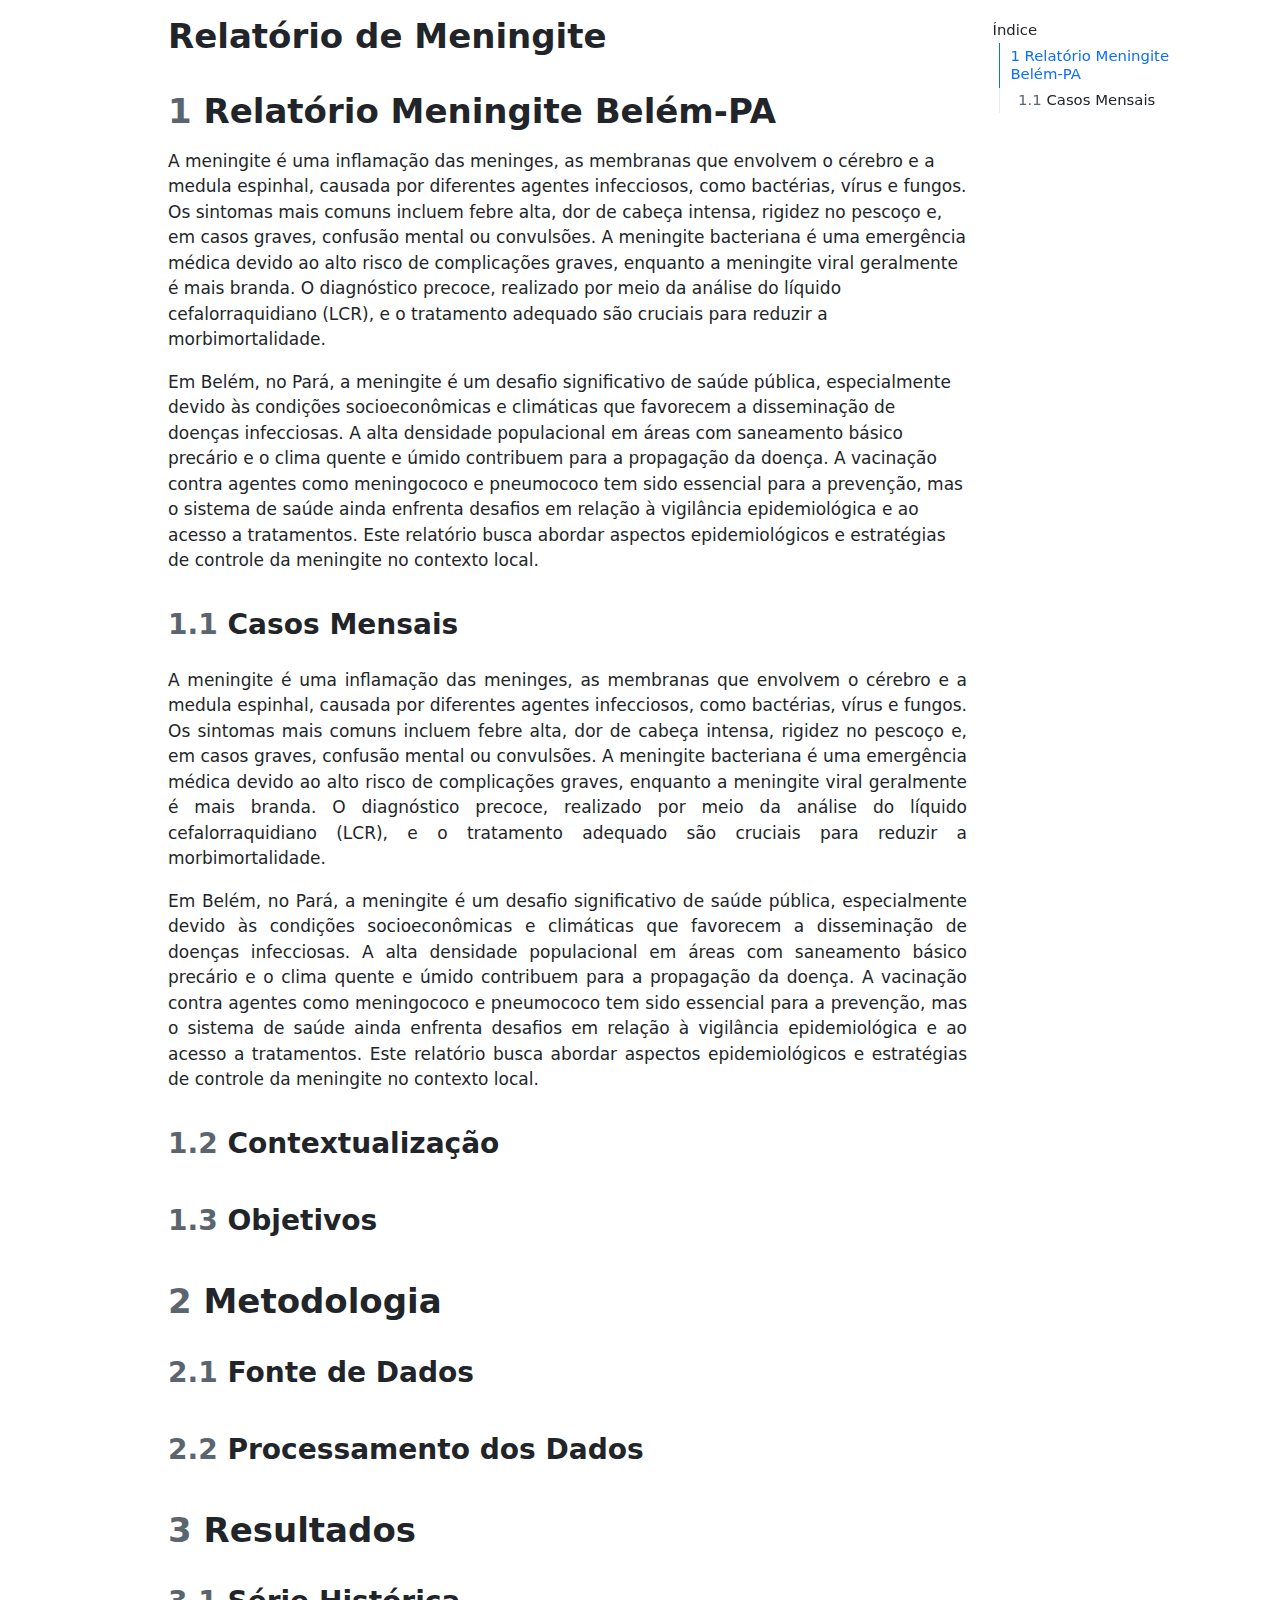
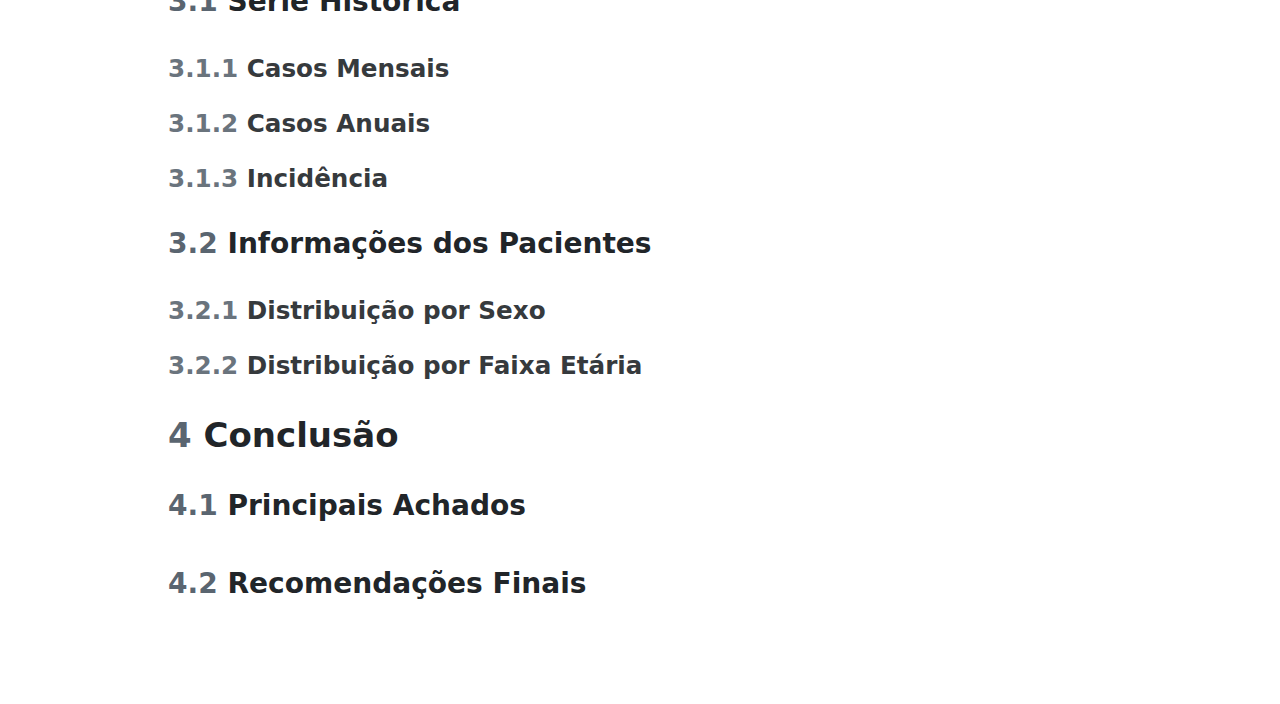
<file: Teste2.html>
<!DOCTYPE html>
<html xmlns="http://www.w3.org/1999/xhtml" lang="en" xml:lang="en"><head>

<meta charset="utf-8">
<meta name="generator" content="quarto-1.6.40">

<meta name="viewport" content="width=device-width, initial-scale=1.0, user-scalable=yes">


<title>Relatório de Meningite</title>
<style>
code{white-space: pre-wrap;}
span.smallcaps{font-variant: small-caps;}
div.columns{display: flex; gap: min(4vw, 1.5em);}
div.column{flex: auto; overflow-x: auto;}
div.hanging-indent{margin-left: 1.5em; text-indent: -1.5em;}
ul.task-list{list-style: none;}
ul.task-list li input[type="checkbox"] {
  width: 0.8em;
  margin: 0 0.8em 0.2em -1em; /* quarto-specific, see https://github.com/quarto-dev/quarto-cli/issues/4556 */ 
  vertical-align: middle;
}
</style>


<script src="Teste2_files/libs/clipboard/clipboard.min.js"></script>
<script src="Teste2_files/libs/quarto-html/quarto.js"></script>
<script src="Teste2_files/libs/quarto-html/popper.min.js"></script>
<script src="Teste2_files/libs/quarto-html/tippy.umd.min.js"></script>
<script src="Teste2_files/libs/quarto-html/anchor.min.js"></script>
<link href="Teste2_files/libs/quarto-html/tippy.css" rel="stylesheet">
<link href="Teste2_files/libs/quarto-html/quarto-syntax-highlighting-549806ee2085284f45b00abea8c6df48.css" rel="stylesheet" id="quarto-text-highlighting-styles">
<script src="Teste2_files/libs/bootstrap/bootstrap.min.js"></script>
<link href="Teste2_files/libs/bootstrap/bootstrap-icons.css" rel="stylesheet">
<link href="Teste2_files/libs/bootstrap/bootstrap-8a79a254b8e706d3c925cde0a310d4f0.min.css" rel="stylesheet" append-hash="true" id="quarto-bootstrap" data-mode="light">


</head>

<body>

<div id="quarto-content" class="page-columns page-rows-contents page-layout-article">
<div id="quarto-margin-sidebar" class="sidebar margin-sidebar">
  <nav id="TOC" role="doc-toc" class="toc-active">
    <h2 id="toc-title">Índice</h2>
   
  <ul>
  <li><a href="#relatório-meningite-belém-pa" id="toc-relatório-meningite-belém-pa" class="nav-link active" data-scroll-target="#relatório-meningite-belém-pa"><span class="header-section-number">1</span> Relatório Meningite Belém-PA</a>
  <ul class="collapse">
  <li><a href="#casos-mensais" id="toc-casos-mensais" class="nav-link" data-scroll-target="#casos-mensais"><span class="header-section-number">1.1</span> Casos Mensais</a></li>
  </ul></li>
  </ul>
</nav>
</div>
<main class="content" id="quarto-document-content">

<header id="title-block-header" class="quarto-title-block default">
<div class="quarto-title">
<h1 class="title">Relatório de Meningite</h1>
</div>



<div class="quarto-title-meta">

    
  
    
  </div>
  


</header>


<section id="relatório-meningite-belém-pa" class="level1" data-number="1">
<h1 data-number="1"><span class="header-section-number">1</span> Relatório Meningite Belém-PA</h1>
<p>A meningite é uma inflamação das meninges, as membranas que envolvem o cérebro e a medula espinhal, causada por diferentes agentes infecciosos, como bactérias, vírus e fungos. Os sintomas mais comuns incluem febre alta, dor de cabeça intensa, rigidez no pescoço e, em casos graves, confusão mental ou convulsões. A meningite bacteriana é uma emergência médica devido ao alto risco de complicações graves, enquanto a meningite viral geralmente é mais branda. O diagnóstico precoce, realizado por meio da análise do líquido cefalorraquidiano (LCR), e o tratamento adequado são cruciais para reduzir a morbimortalidade.</p>
<p>Em Belém, no Pará, a meningite é um desafio significativo de saúde pública, especialmente devido às condições socioeconômicas e climáticas que favorecem a disseminação de doenças infecciosas. A alta densidade populacional em áreas com saneamento básico precário e o clima quente e úmido contribuem para a propagação da doença. A vacinação contra agentes como meningococo e pneumococo tem sido essencial para a prevenção, mas o sistema de saúde ainda enfrenta desafios em relação à vigilância epidemiológica e ao acesso a tratamentos. Este relatório busca abordar aspectos epidemiológicos e estratégias de controle da meningite no contexto local.</p>
<section id="casos-mensais" class="level2" data-number="1.1">
<h2 data-number="1.1" class="anchored" data-anchor-id="casos-mensais"><span class="header-section-number">1.1</span> Casos Mensais</h2>
<div style="text-align: justify">
<p>A meningite é uma inflamação das meninges, as membranas que envolvem o cérebro e a medula espinhal, causada por diferentes agentes infecciosos, como bactérias, vírus e fungos. Os sintomas mais comuns incluem febre alta, dor de cabeça intensa, rigidez no pescoço e, em casos graves, confusão mental ou convulsões. A meningite bacteriana é uma emergência médica devido ao alto risco de complicações graves, enquanto a meningite viral geralmente é mais branda. O diagnóstico precoce, realizado por meio da análise do líquido cefalorraquidiano (LCR), e o tratamento adequado são cruciais para reduzir a morbimortalidade.</p>
<p>Em Belém, no Pará, a meningite é um desafio significativo de saúde pública, especialmente devido às condições socioeconômicas e climáticas que favorecem a disseminação de doenças infecciosas. A alta densidade populacional em áreas com saneamento básico precário e o clima quente e úmido contribuem para a propagação da doença. A vacinação contra agentes como meningococo e pneumococo tem sido essencial para a prevenção, mas o sistema de saúde ainda enfrenta desafios em relação à vigilância epidemiológica e ao acesso a tratamentos. Este relatório busca abordar aspectos epidemiológicos e estratégias de controle da meningite no contexto local.</p>
<section id="contextualização" class="level2" data-number="1.2">
<h2 data-number="1.2" class="anchored" data-anchor-id="contextualização"><span class="header-section-number">1.2</span> Contextualização</h2>
</section>
<section id="objetivos" class="level2" data-number="1.3">
<h2 data-number="1.3" class="anchored" data-anchor-id="objetivos"><span class="header-section-number">1.3</span> Objetivos</h2>
</section>
<section id="metodologia" class="level1" data-number="2">
<h1 data-number="2"><span class="header-section-number">2</span> Metodologia</h1>
<section id="fonte-de-dados" class="level2" data-number="2.1">
<h2 data-number="2.1" class="anchored" data-anchor-id="fonte-de-dados"><span class="header-section-number">2.1</span> Fonte de Dados</h2>
</section>
<section id="processamento-dos-dados" class="level2" data-number="2.2">
<h2 data-number="2.2" class="anchored" data-anchor-id="processamento-dos-dados"><span class="header-section-number">2.2</span> Processamento dos Dados</h2>
</section>
</section>
<section id="resultados" class="level1" data-number="3">
<h1 data-number="3"><span class="header-section-number">3</span> Resultados</h1>
<section id="série-histórica" class="level2" data-number="3.1">
<h2 data-number="3.1" class="anchored" data-anchor-id="série-histórica"><span class="header-section-number">3.1</span> Série Histórica</h2>
<section id="casos-mensais-1" class="level3" data-number="3.1.1">
<h3 data-number="3.1.1" class="anchored" data-anchor-id="casos-mensais-1"><span class="header-section-number">3.1.1</span> Casos Mensais</h3>
</section>
<section id="casos-anuais" class="level3" data-number="3.1.2">
<h3 data-number="3.1.2" class="anchored" data-anchor-id="casos-anuais"><span class="header-section-number">3.1.2</span> Casos Anuais</h3>
</section>
<section id="incidência" class="level3" data-number="3.1.3">
<h3 data-number="3.1.3" class="anchored" data-anchor-id="incidência"><span class="header-section-number">3.1.3</span> Incidência</h3>
</section>
</section>
<section id="informações-dos-pacientes" class="level2" data-number="3.2">
<h2 data-number="3.2" class="anchored" data-anchor-id="informações-dos-pacientes"><span class="header-section-number">3.2</span> Informações dos Pacientes</h2>
<section id="distribuição-por-sexo" class="level3" data-number="3.2.1">
<h3 data-number="3.2.1" class="anchored" data-anchor-id="distribuição-por-sexo"><span class="header-section-number">3.2.1</span> Distribuição por Sexo</h3>
</section>
<section id="distribuição-por-faixa-etária" class="level3" data-number="3.2.2">
<h3 data-number="3.2.2" class="anchored" data-anchor-id="distribuição-por-faixa-etária"><span class="header-section-number">3.2.2</span> Distribuição por Faixa Etária</h3>
</section>
</section>
</section>
<section id="conclusão" class="level1" data-number="4">
<h1 data-number="4"><span class="header-section-number">4</span> Conclusão</h1>
<section id="principais-achados" class="level2" data-number="4.1">
<h2 data-number="4.1" class="anchored" data-anchor-id="principais-achados"><span class="header-section-number">4.1</span> Principais Achados</h2>
</section>
<section id="recomendações-finais" class="level2" data-number="4.2">
<h2 data-number="4.2" class="anchored" data-anchor-id="recomendações-finais"><span class="header-section-number">4.2</span> Recomendações Finais</h2>
</section>
</section>
</div>
</section>
</section>

</main>
<!-- /main column -->
<script id="quarto-html-after-body" type="application/javascript">
window.document.addEventListener("DOMContentLoaded", function (event) {
  const toggleBodyColorMode = (bsSheetEl) => {
    const mode = bsSheetEl.getAttribute("data-mode");
    const bodyEl = window.document.querySelector("body");
    if (mode === "dark") {
      bodyEl.classList.add("quarto-dark");
      bodyEl.classList.remove("quarto-light");
    } else {
      bodyEl.classList.add("quarto-light");
      bodyEl.classList.remove("quarto-dark");
    }
  }
  const toggleBodyColorPrimary = () => {
    const bsSheetEl = window.document.querySelector("link#quarto-bootstrap");
    if (bsSheetEl) {
      toggleBodyColorMode(bsSheetEl);
    }
  }
  toggleBodyColorPrimary();  
  const icon = "";
  const anchorJS = new window.AnchorJS();
  anchorJS.options = {
    placement: 'right',
    icon: icon
  };
  anchorJS.add('.anchored');
  const isCodeAnnotation = (el) => {
    for (const clz of el.classList) {
      if (clz.startsWith('code-annotation-')) {                     
        return true;
      }
    }
    return false;
  }
  const onCopySuccess = function(e) {
    // button target
    const button = e.trigger;
    // don't keep focus
    button.blur();
    // flash "checked"
    button.classList.add('code-copy-button-checked');
    var currentTitle = button.getAttribute("title");
    button.setAttribute("title", "Copied!");
    let tooltip;
    if (window.bootstrap) {
      button.setAttribute("data-bs-toggle", "tooltip");
      button.setAttribute("data-bs-placement", "left");
      button.setAttribute("data-bs-title", "Copied!");
      tooltip = new bootstrap.Tooltip(button, 
        { trigger: "manual", 
          customClass: "code-copy-button-tooltip",
          offset: [0, -8]});
      tooltip.show();    
    }
    setTimeout(function() {
      if (tooltip) {
        tooltip.hide();
        button.removeAttribute("data-bs-title");
        button.removeAttribute("data-bs-toggle");
        button.removeAttribute("data-bs-placement");
      }
      button.setAttribute("title", currentTitle);
      button.classList.remove('code-copy-button-checked');
    }, 1000);
    // clear code selection
    e.clearSelection();
  }
  const getTextToCopy = function(trigger) {
      const codeEl = trigger.previousElementSibling.cloneNode(true);
      for (const childEl of codeEl.children) {
        if (isCodeAnnotation(childEl)) {
          childEl.remove();
        }
      }
      return codeEl.innerText;
  }
  const clipboard = new window.ClipboardJS('.code-copy-button:not([data-in-quarto-modal])', {
    text: getTextToCopy
  });
  clipboard.on('success', onCopySuccess);
  if (window.document.getElementById('quarto-embedded-source-code-modal')) {
    const clipboardModal = new window.ClipboardJS('.code-copy-button[data-in-quarto-modal]', {
      text: getTextToCopy,
      container: window.document.getElementById('quarto-embedded-source-code-modal')
    });
    clipboardModal.on('success', onCopySuccess);
  }
    var localhostRegex = new RegExp(/^(?:http|https):\/\/localhost\:?[0-9]*\//);
    var mailtoRegex = new RegExp(/^mailto:/);
      var filterRegex = new RegExp('/' + window.location.host + '/');
    var isInternal = (href) => {
        return filterRegex.test(href) || localhostRegex.test(href) || mailtoRegex.test(href);
    }
    // Inspect non-navigation links and adorn them if external
 	var links = window.document.querySelectorAll('a[href]:not(.nav-link):not(.navbar-brand):not(.toc-action):not(.sidebar-link):not(.sidebar-item-toggle):not(.pagination-link):not(.no-external):not([aria-hidden]):not(.dropdown-item):not(.quarto-navigation-tool):not(.about-link)');
    for (var i=0; i<links.length; i++) {
      const link = links[i];
      if (!isInternal(link.href)) {
        // undo the damage that might have been done by quarto-nav.js in the case of
        // links that we want to consider external
        if (link.dataset.originalHref !== undefined) {
          link.href = link.dataset.originalHref;
        }
      }
    }
  function tippyHover(el, contentFn, onTriggerFn, onUntriggerFn) {
    const config = {
      allowHTML: true,
      maxWidth: 500,
      delay: 100,
      arrow: false,
      appendTo: function(el) {
          return el.parentElement;
      },
      interactive: true,
      interactiveBorder: 10,
      theme: 'quarto',
      placement: 'bottom-start',
    };
    if (contentFn) {
      config.content = contentFn;
    }
    if (onTriggerFn) {
      config.onTrigger = onTriggerFn;
    }
    if (onUntriggerFn) {
      config.onUntrigger = onUntriggerFn;
    }
    window.tippy(el, config); 
  }
  const noterefs = window.document.querySelectorAll('a[role="doc-noteref"]');
  for (var i=0; i<noterefs.length; i++) {
    const ref = noterefs[i];
    tippyHover(ref, function() {
      // use id or data attribute instead here
      let href = ref.getAttribute('data-footnote-href') || ref.getAttribute('href');
      try { href = new URL(href).hash; } catch {}
      const id = href.replace(/^#\/?/, "");
      const note = window.document.getElementById(id);
      if (note) {
        return note.innerHTML;
      } else {
        return "";
      }
    });
  }
  const xrefs = window.document.querySelectorAll('a.quarto-xref');
  const processXRef = (id, note) => {
    // Strip column container classes
    const stripColumnClz = (el) => {
      el.classList.remove("page-full", "page-columns");
      if (el.children) {
        for (const child of el.children) {
          stripColumnClz(child);
        }
      }
    }
    stripColumnClz(note)
    if (id === null || id.startsWith('sec-')) {
      // Special case sections, only their first couple elements
      const container = document.createElement("div");
      if (note.children && note.children.length > 2) {
        container.appendChild(note.children[0].cloneNode(true));
        for (let i = 1; i < note.children.length; i++) {
          const child = note.children[i];
          if (child.tagName === "P" && child.innerText === "") {
            continue;
          } else {
            container.appendChild(child.cloneNode(true));
            break;
          }
        }
        if (window.Quarto?.typesetMath) {
          window.Quarto.typesetMath(container);
        }
        return container.innerHTML
      } else {
        if (window.Quarto?.typesetMath) {
          window.Quarto.typesetMath(note);
        }
        return note.innerHTML;
      }
    } else {
      // Remove any anchor links if they are present
      const anchorLink = note.querySelector('a.anchorjs-link');
      if (anchorLink) {
        anchorLink.remove();
      }
      if (window.Quarto?.typesetMath) {
        window.Quarto.typesetMath(note);
      }
      if (note.classList.contains("callout")) {
        return note.outerHTML;
      } else {
        return note.innerHTML;
      }
    }
  }
  for (var i=0; i<xrefs.length; i++) {
    const xref = xrefs[i];
    tippyHover(xref, undefined, function(instance) {
      instance.disable();
      let url = xref.getAttribute('href');
      let hash = undefined; 
      if (url.startsWith('#')) {
        hash = url;
      } else {
        try { hash = new URL(url).hash; } catch {}
      }
      if (hash) {
        const id = hash.replace(/^#\/?/, "");
        const note = window.document.getElementById(id);
        if (note !== null) {
          try {
            const html = processXRef(id, note.cloneNode(true));
            instance.setContent(html);
          } finally {
            instance.enable();
            instance.show();
          }
        } else {
          // See if we can fetch this
          fetch(url.split('#')[0])
          .then(res => res.text())
          .then(html => {
            const parser = new DOMParser();
            const htmlDoc = parser.parseFromString(html, "text/html");
            const note = htmlDoc.getElementById(id);
            if (note !== null) {
              const html = processXRef(id, note);
              instance.setContent(html);
            } 
          }).finally(() => {
            instance.enable();
            instance.show();
          });
        }
      } else {
        // See if we can fetch a full url (with no hash to target)
        // This is a special case and we should probably do some content thinning / targeting
        fetch(url)
        .then(res => res.text())
        .then(html => {
          const parser = new DOMParser();
          const htmlDoc = parser.parseFromString(html, "text/html");
          const note = htmlDoc.querySelector('main.content');
          if (note !== null) {
            // This should only happen for chapter cross references
            // (since there is no id in the URL)
            // remove the first header
            if (note.children.length > 0 && note.children[0].tagName === "HEADER") {
              note.children[0].remove();
            }
            const html = processXRef(null, note);
            instance.setContent(html);
          } 
        }).finally(() => {
          instance.enable();
          instance.show();
        });
      }
    }, function(instance) {
    });
  }
      let selectedAnnoteEl;
      const selectorForAnnotation = ( cell, annotation) => {
        let cellAttr = 'data-code-cell="' + cell + '"';
        let lineAttr = 'data-code-annotation="' +  annotation + '"';
        const selector = 'span[' + cellAttr + '][' + lineAttr + ']';
        return selector;
      }
      const selectCodeLines = (annoteEl) => {
        const doc = window.document;
        const targetCell = annoteEl.getAttribute("data-target-cell");
        const targetAnnotation = annoteEl.getAttribute("data-target-annotation");
        const annoteSpan = window.document.querySelector(selectorForAnnotation(targetCell, targetAnnotation));
        const lines = annoteSpan.getAttribute("data-code-lines").split(",");
        const lineIds = lines.map((line) => {
          return targetCell + "-" + line;
        })
        let top = null;
        let height = null;
        let parent = null;
        if (lineIds.length > 0) {
            //compute the position of the single el (top and bottom and make a div)
            const el = window.document.getElementById(lineIds[0]);
            top = el.offsetTop;
            height = el.offsetHeight;
            parent = el.parentElement.parentElement;
          if (lineIds.length > 1) {
            const lastEl = window.document.getElementById(lineIds[lineIds.length - 1]);
            const bottom = lastEl.offsetTop + lastEl.offsetHeight;
            height = bottom - top;
          }
          if (top !== null && height !== null && parent !== null) {
            // cook up a div (if necessary) and position it 
            let div = window.document.getElementById("code-annotation-line-highlight");
            if (div === null) {
              div = window.document.createElement("div");
              div.setAttribute("id", "code-annotation-line-highlight");
              div.style.position = 'absolute';
              parent.appendChild(div);
            }
            div.style.top = top - 2 + "px";
            div.style.height = height + 4 + "px";
            div.style.left = 0;
            let gutterDiv = window.document.getElementById("code-annotation-line-highlight-gutter");
            if (gutterDiv === null) {
              gutterDiv = window.document.createElement("div");
              gutterDiv.setAttribute("id", "code-annotation-line-highlight-gutter");
              gutterDiv.style.position = 'absolute';
              const codeCell = window.document.getElementById(targetCell);
              const gutter = codeCell.querySelector('.code-annotation-gutter');
              gutter.appendChild(gutterDiv);
            }
            gutterDiv.style.top = top - 2 + "px";
            gutterDiv.style.height = height + 4 + "px";
          }
          selectedAnnoteEl = annoteEl;
        }
      };
      const unselectCodeLines = () => {
        const elementsIds = ["code-annotation-line-highlight", "code-annotation-line-highlight-gutter"];
        elementsIds.forEach((elId) => {
          const div = window.document.getElementById(elId);
          if (div) {
            div.remove();
          }
        });
        selectedAnnoteEl = undefined;
      };
        // Handle positioning of the toggle
    window.addEventListener(
      "resize",
      throttle(() => {
        elRect = undefined;
        if (selectedAnnoteEl) {
          selectCodeLines(selectedAnnoteEl);
        }
      }, 10)
    );
    function throttle(fn, ms) {
    let throttle = false;
    let timer;
      return (...args) => {
        if(!throttle) { // first call gets through
            fn.apply(this, args);
            throttle = true;
        } else { // all the others get throttled
            if(timer) clearTimeout(timer); // cancel #2
            timer = setTimeout(() => {
              fn.apply(this, args);
              timer = throttle = false;
            }, ms);
        }
      };
    }
      // Attach click handler to the DT
      const annoteDls = window.document.querySelectorAll('dt[data-target-cell]');
      for (const annoteDlNode of annoteDls) {
        annoteDlNode.addEventListener('click', (event) => {
          const clickedEl = event.target;
          if (clickedEl !== selectedAnnoteEl) {
            unselectCodeLines();
            const activeEl = window.document.querySelector('dt[data-target-cell].code-annotation-active');
            if (activeEl) {
              activeEl.classList.remove('code-annotation-active');
            }
            selectCodeLines(clickedEl);
            clickedEl.classList.add('code-annotation-active');
          } else {
            // Unselect the line
            unselectCodeLines();
            clickedEl.classList.remove('code-annotation-active');
          }
        });
      }
  const findCites = (el) => {
    const parentEl = el.parentElement;
    if (parentEl) {
      const cites = parentEl.dataset.cites;
      if (cites) {
        return {
          el,
          cites: cites.split(' ')
        };
      } else {
        return findCites(el.parentElement)
      }
    } else {
      return undefined;
    }
  };
  var bibliorefs = window.document.querySelectorAll('a[role="doc-biblioref"]');
  for (var i=0; i<bibliorefs.length; i++) {
    const ref = bibliorefs[i];
    const citeInfo = findCites(ref);
    if (citeInfo) {
      tippyHover(citeInfo.el, function() {
        var popup = window.document.createElement('div');
        citeInfo.cites.forEach(function(cite) {
          var citeDiv = window.document.createElement('div');
          citeDiv.classList.add('hanging-indent');
          citeDiv.classList.add('csl-entry');
          var biblioDiv = window.document.getElementById('ref-' + cite);
          if (biblioDiv) {
            citeDiv.innerHTML = biblioDiv.innerHTML;
          }
          popup.appendChild(citeDiv);
        });
        return popup.innerHTML;
      });
    }
  }
});
</script>
</div> <!-- /content -->




</body></html>
</file>
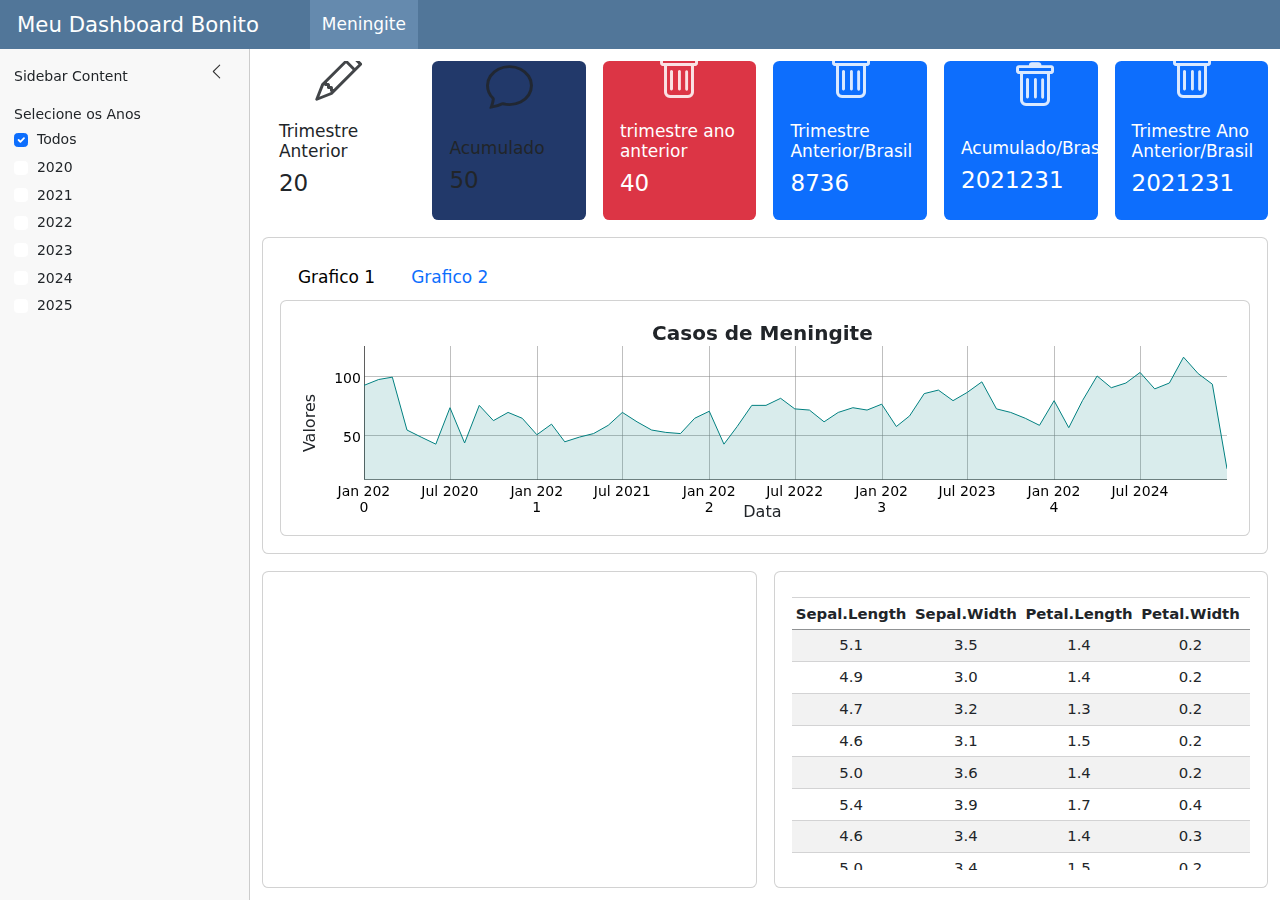
<file: Dados/DashboardMeningite.html>
<!DOCTYPE html>
<html xmlns="http://www.w3.org/1999/xhtml" lang="en" xml:lang="en"><head>

<meta charset="utf-8">
<meta name="generator" content="quarto-1.6.40">

<meta name="viewport" content="width=device-width, initial-scale=1.0, user-scalable=yes">


<title>Meu Dashboard Bonito</title>
<style>
code{white-space: pre-wrap;}
span.smallcaps{font-variant: small-caps;}
div.columns{display: flex; gap: min(4vw, 1.5em);}
div.column{flex: auto; overflow-x: auto;}
div.hanging-indent{margin-left: 1.5em; text-indent: -1.5em;}
ul.task-list{list-style: none;}
ul.task-list li input[type="checkbox"] {
  width: 0.8em;
  margin: 0 0.8em 0.2em -1em; /* quarto-specific, see https://github.com/quarto-dev/quarto-cli/issues/4556 */ 
  vertical-align: middle;
}
</style>


<script src="DashboardMeningite_files/libs/clipboard/clipboard.min.js"></script>
<script src="DashboardMeningite_files/libs/quarto-html/quarto.js"></script>
<script src="DashboardMeningite_files/libs/quarto-html/popper.min.js"></script>
<script src="DashboardMeningite_files/libs/quarto-html/tippy.umd.min.js"></script>
<script src="DashboardMeningite_files/libs/quarto-html/anchor.min.js"></script>
<link href="DashboardMeningite_files/libs/quarto-html/tippy.css" rel="stylesheet">
<link href="DashboardMeningite_files/libs/quarto-html/quarto-syntax-highlighting-549806ee2085284f45b00abea8c6df48.css" rel="stylesheet" id="quarto-text-highlighting-styles">
<script src="DashboardMeningite_files/libs/bootstrap/bootstrap.min.js"></script>
<link href="DashboardMeningite_files/libs/bootstrap/bootstrap-icons.css" rel="stylesheet">
<link href="DashboardMeningite_files/libs/bootstrap/bootstrap-c32a939f2755232d77f87cc82aeecf6f.min.css" rel="stylesheet" append-hash="true" id="quarto-bootstrap" data-mode="light">
<script src="DashboardMeningite_files/libs/quarto-dashboard/quarto-dashboard.js"></script>
<script src="DashboardMeningite_files/libs/quarto-dashboard/stickythead.js"></script>
<script src="DashboardMeningite_files/libs/quarto-dashboard/datatables.min.js" kdttablesentinel="true"></script>
<script src="DashboardMeningite_files/libs/quarto-dashboard/pdfmake.min.js" kdttablesentinel="true"></script>
<script src="DashboardMeningite_files/libs/quarto-dashboard/vfs_fonts.js" kdttablesentinel="true"></script>
<script src="DashboardMeningite_files/libs/quarto-dashboard/web-components.js" type="module"></script>
<script src="DashboardMeningite_files/libs/quarto-dashboard/components.js"></script>
<link href="DashboardMeningite_files/libs/quarto-dashboard/datatables.min.css" rel="stylesheet" kdttablesentinel="true">
<script src="DashboardMeningite_files/libs/htmlwidgets-1.6.2/htmlwidgets.js"></script>

<script src="DashboardMeningite_files/libs/jquery-1.11.1/jquery.min.js"></script>

<link href="DashboardMeningite_files/libs/dygraphs-1.1.1/dygraph.css" rel="stylesheet">

<script src="DashboardMeningite_files/libs/dygraphs-1.1.1/dygraph-combined.js"></script>

<script src="DashboardMeningite_files/libs/dygraphs-1.1.1/shapes.js"></script>

<script src="DashboardMeningite_files/libs/moment-2.8.4/moment.js"></script>

<script src="DashboardMeningite_files/libs/moment-timezone-0.2.5/moment-timezone-with-data.js"></script>

<script src="DashboardMeningite_files/libs/moment-fquarter-1.0.0/moment-fquarter.min.js"></script>

<script src="DashboardMeningite_files/libs/dygraphs-binding-1.1.1.6/dygraphs.js"></script>

<script src="DashboardMeningite_files/libs/d3-bundle-5.16.0/d3-bundle.min.js"></script>

<script src="DashboardMeningite_files/libs/d3-lasso-0.0.5/d3-lasso.min.js"></script>

<script src="DashboardMeningite_files/libs/save-svg-as-png-1.4.17/save-svg-as-png.min.js"></script>

<script src="DashboardMeningite_files/libs/flatbush-4.0.0/flatbush.min.js"></script>

<link href="DashboardMeningite_files/libs/ggiraphjs-0.4.6/ggiraphjs.min.css" rel="stylesheet">

<script src="DashboardMeningite_files/libs/ggiraphjs-0.4.6/ggiraphjs.min.js"></script>

<script src="DashboardMeningite_files/libs/girafe-binding-0.8.9/girafe.js"></script>



</head>

<body class="quarto-dashboard dashboard-fill dashboard-sidebar fullcontent">

<header id="quarto-dashboard-header">
<nav class="navbar navbar-expand-md slim" data-bs-theme="dark">
  <div class="navbar-container container-fluid">
    <button class="navbar-toggler" type="button" data-bs-toggle="collapse" data-bs-target="#dashboard-collapse" aria-controls="dashboard-collapse" aria-expanded="false" aria-label="Toggle navigation">
      <span class="navbar-toggler-icon"></span>
    </button>    


    <div class="navbar-brand-container">       

      <div class="navbar-title">
        <div class="navbar-title-text"><a href="#">Meu Dashboard Bonito</a></div>
        
        
      </div>
    </div>
<div id="dashboard-collapse" class="navbar-collapse collapse"><ul class="navbar-nav navbar-nav-scroll me-auto" role="tablist"><li class="nav-item" role="presentation"><a id="tab-meningite" class="nav-link active" data-bs-toggle="tab" role="tab" data-bs-target="#meningite" data-scrolling="false" href="#meningite" aria-controls="meningite" aria-selected="true"><span class="nav-link-text">Meningite</span></a></li><li class="nav-item" role="presentation"><a id="tab-section-1" class="nav-link" data-bs-toggle="tab" role="tab" data-bs-target="#section-1" data-scrolling="false" href="#section-1" aria-controls="section-1" aria-selected="false"><span class="nav-link-text"></span></a></li></ul></div></div>
</nav>
</header>
<div class="page-layout-custom quarto-dashboard-content bslib-gap-spacing html-fill-container bslib-page-fill quarto-dashboard-pages dashboard-sidebar-container">  

<div class="bslib-sidebar-layout html-fill-item html-fill-container" data-bslib-sidebar-open="desktop" data-bslib-sidebar-init="true" data-bslib-sidebar-border="false" data-bslib-sidebar-border-radius="false"><div class="main html-fill-container html-fill-item"><div class="sidebar-content html-fill-item html-fill-container">
<div class="tab-content bslib-grid html-fill-item html-fill-container" style="display: grid; grid-template-columns: minmax(3em, 1fr);
grid-auto-rows: minmax(0, 1fr);">
<div id="meningite" class="dashboard-page tab-pane show active html-fill-item html-fill-container" data-orientation="rows" aria-labelledby="tab-meningite">
<div class="html-fill-item html-fill-container bslib-grid" style="display: grid; grid-template-rows: minmax(3em, 20fr) minmax(3em, 40fr) minmax(3em, 40fr); grid-auto-columns: minmax(0, 1fr);">
<div class="html-fill-item html-fill-container bslib-grid" style="display: grid; grid-template-columns: minmax(3em, 1fr) minmax(3em, 1fr) minmax(3em, 1fr) minmax(3em, 1fr) minmax(3em, 1fr) minmax(3em, 1fr);
grid-auto-rows: minmax(0, 1fr);">
<div class="card valuebox cell html-fill-item html-fill-container bslib-card bslib-value-box bg-{} showcase-left-center" data-bslib-card-init="" data-require-bs-caller="card()">
<div class="card-body html-fill-item html-fill-container">
<div class="html-fill-item html-fill-container value-box-grid">
<div class="value-box-showcase html-fill-item html-fill-container">

<i class="bi bi-pencil"></i></div>
<div class="value-box-area">
<p class="value-box-title">
Trimestre Anterior
</p>
<p class="value-box-value">
20
</p>
</div>
</div>
</div>
<script data-bslib-card-init="">bslib.Card.initializeAllCards();</script></div><div class="card valuebox cell html-fill-item html-fill-container bslib-card bslib-value-box showcase-left-center" data-bslib-card-init="" data-require-bs-caller="card()" style=" background: #22396a;">
<div class="card-body html-fill-item html-fill-container">
<div data-icon="chat" class="html-fill-item html-fill-container value-box-grid">
<div class="value-box-showcase html-fill-item html-fill-container">

<i class="bi bi-chat"></i></div>
<div class="value-box-area">
<p class="value-box-title">
Acumulado
</p>
<p class="value-box-value">
50
</p>
</div>
</div>
</div>
<script data-bslib-card-init="">bslib.Card.initializeAllCards();</script></div><div class="card valuebox cell html-fill-item html-fill-container bslib-card bslib-value-box bg-danger showcase-left-center" data-bslib-card-init="" data-require-bs-caller="card()">
<div class="card-body html-fill-item html-fill-container">
<div data-icon="trash" class="html-fill-item html-fill-container value-box-grid">
<div class="value-box-showcase html-fill-item html-fill-container">

<i class="bi bi-trash"></i></div>
<div class="value-box-area">
<p class="value-box-title">
trimestre ano anterior
</p>
<p class="value-box-value">
40
</p>
</div>
</div>
</div>
<script data-bslib-card-init="">bslib.Card.initializeAllCards();</script></div><div class="card valuebox cell html-fill-item html-fill-container bslib-card bslib-value-box bg-primary showcase-left-center" data-bslib-card-init="" data-require-bs-caller="card()">
<div class="card-body html-fill-item html-fill-container">
<div data-icon="trash" class="html-fill-item html-fill-container value-box-grid">
<div class="value-box-showcase html-fill-item html-fill-container">

<i class="bi bi-trash"></i></div>
<div class="value-box-area">
<p class="value-box-title">
Trimestre Anterior/Brasil
</p>
<p class="value-box-value">
8736
</p>
</div>
</div>
</div>
<script data-bslib-card-init="">bslib.Card.initializeAllCards();</script></div><div class="card valuebox cell html-fill-item html-fill-container bslib-card bslib-value-box bg-primary showcase-left-center" data-bslib-card-init="" data-require-bs-caller="card()">
<div class="card-body html-fill-item html-fill-container">
<div data-icon="trash" class="html-fill-item html-fill-container value-box-grid">
<div class="value-box-showcase html-fill-item html-fill-container">

<i class="bi bi-trash"></i></div>
<div class="value-box-area">
<p class="value-box-title">
Acumulado/Brasil
</p>
<p class="value-box-value">
2021231
</p>
</div>
</div>
</div>
<script data-bslib-card-init="">bslib.Card.initializeAllCards();</script></div><div class="card valuebox cell html-fill-item html-fill-container bslib-card bslib-value-box bg-primary showcase-left-center" data-bslib-card-init="" data-require-bs-caller="card()">
<div class="card-body html-fill-item html-fill-container">
<div data-icon="trash" class="html-fill-item html-fill-container value-box-grid">
<div class="value-box-showcase html-fill-item html-fill-container">

<i class="bi bi-trash"></i></div>
<div class="value-box-area">
<p class="value-box-title">
Trimestre Ano Anterior/Brasil
</p>
<p class="value-box-value">
2021231
</p>
</div>
</div>
</div>
<script data-bslib-card-init="">bslib.Card.initializeAllCards();</script></div>
</div>
<div class="html-fill-item html-fill-container bslib-grid" style="display: grid; grid-template-columns: minmax(3em, 1fr);
grid-auto-rows: minmax(0, 1fr);">
<div class="html-fill-item html-fill-container bslib-grid" style="display: grid; grid-template-rows: minmax(3em, max-content); grid-auto-columns: minmax(0, 1fr);">
<div class="card html-fill-item html-fill-container bslib-card" data-fill="false" data-bslib-card-init="" data-require-bs-caller="card()" data-full-screen="false">
<div class="card-body html-fill-item html-fill-container">
<div class="panel-tabset html-fill-item html-fill-container">
<ul class="nav nav-tabs" role="tablist"><li class="nav-item" role="presentation"><a class="nav-link active" id="tabset-1-1-tab" data-bs-toggle="tab" data-bs-target="#tabset-1-1" role="tab" aria-controls="tabset-1-1" aria-selected="true" href="">Grafico 1</a></li><li class="nav-item" role="presentation"><a class="nav-link" id="tabset-1-2-tab" data-bs-toggle="tab" data-bs-target="#tabset-1-2" role="tab" aria-controls="tabset-1-2" aria-selected="false" href="">Grafico 2</a></li></ul>
<div class="tab-content html-fill-item html-fill-container">
<div id="tabset-1-1" class="tab-pane active html-fill-item html-fill-container" role="tabpanel" aria-labelledby="tabset-1-1-tab">
<div class="card cell html-fill-item html-fill-container bslib-card" data-bslib-card-init="" data-require-bs-caller="card()" data-full-screen="false">
<div class="card-body html-fill-item html-fill-container">
<div class="cell-output-display html-fill-item html-fill-container">
<div class="dygraphs html-widget html-fill-item-overflow-hidden html-fill-item html-fill-container" id="htmlwidget-351c0d67a1dac2d45445" style="width:100%;height:406px;"></div>
<script type="application/json" data-for="htmlwidget-351c0d67a1dac2d45445">{"x":{"attrs":{"axes":{"x":{"pixelsPerLabel":60,"drawAxis":true},"y":{"drawAxis":true}},"title":"Casos de Meningite","labels":["month","V1"],"legend":"auto","retainDateWindow":false,"ylabel":"Valores","xlabel":"Data","stackedGraph":true,"fillGraph":false,"fillAlpha":0.15,"stepPlot":false,"drawPoints":false,"pointSize":1,"drawGapEdgePoints":false,"connectSeparatedPoints":false,"strokeWidth":1,"strokeBorderColor":"white","colorValue":0.5,"colorSaturation":1,"includeZero":false,"drawAxesAtZero":false,"logscale":false,"axisTickSize":3,"axisLineColor":"black","axisLineWidth":0.3,"axisLabelColor":"black","axisLabelFontSize":14,"axisLabelWidth":60,"drawGrid":true,"gridLineWidth":0.3,"rightGap":5,"digitsAfterDecimal":2,"labelsKMB":false,"labelsKMG2":false,"labelsUTC":false,"maxNumberWidth":6,"animatedZooms":false,"mobileDisableYTouch":true,"disableZoom":false},"scale":"monthly","annotations":[],"shadings":[],"events":[],"format":"date","data":[["2020-01-01T00:00:00.000Z","2020-02-01T00:00:00.000Z","2020-03-01T00:00:00.000Z","2020-04-01T00:00:00.000Z","2020-05-01T00:00:00.000Z","2020-06-01T00:00:00.000Z","2020-07-01T00:00:00.000Z","2020-08-01T00:00:00.000Z","2020-09-01T00:00:00.000Z","2020-10-01T00:00:00.000Z","2020-11-01T00:00:00.000Z","2020-12-01T00:00:00.000Z","2021-01-01T00:00:00.000Z","2021-02-01T00:00:00.000Z","2021-03-01T00:00:00.000Z","2021-04-01T00:00:00.000Z","2021-05-01T00:00:00.000Z","2021-06-01T00:00:00.000Z","2021-07-01T00:00:00.000Z","2021-08-01T00:00:00.000Z","2021-09-01T00:00:00.000Z","2021-10-01T00:00:00.000Z","2021-11-01T00:00:00.000Z","2021-12-01T00:00:00.000Z","2022-01-01T00:00:00.000Z","2022-02-01T00:00:00.000Z","2022-03-01T00:00:00.000Z","2022-04-01T00:00:00.000Z","2022-05-01T00:00:00.000Z","2022-06-01T00:00:00.000Z","2022-07-01T00:00:00.000Z","2022-08-01T00:00:00.000Z","2022-09-01T00:00:00.000Z","2022-10-01T00:00:00.000Z","2022-11-01T00:00:00.000Z","2022-12-01T00:00:00.000Z","2023-01-01T00:00:00.000Z","2023-02-01T00:00:00.000Z","2023-03-01T00:00:00.000Z","2023-04-01T00:00:00.000Z","2023-05-01T00:00:00.000Z","2023-06-01T00:00:00.000Z","2023-07-01T00:00:00.000Z","2023-08-01T00:00:00.000Z","2023-09-01T00:00:00.000Z","2023-10-01T00:00:00.000Z","2023-11-01T00:00:00.000Z","2023-12-01T00:00:00.000Z","2024-01-01T00:00:00.000Z","2024-02-01T00:00:00.000Z","2024-03-01T00:00:00.000Z","2024-04-01T00:00:00.000Z","2024-05-01T00:00:00.000Z","2024-06-01T00:00:00.000Z","2024-07-01T00:00:00.000Z","2024-08-01T00:00:00.000Z","2024-09-01T00:00:00.000Z","2024-10-01T00:00:00.000Z","2024-11-01T00:00:00.000Z","2024-12-01T00:00:00.000Z","2025-01-01T00:00:00.000Z"],[93,98,100,55,49,43,74,44,76,63,70,65,51,60,45,49,52,59,70,62,55,53,52,65,71,43,58,76,76,82,73,72,62,70,74,72,77,58,67,86,89,80,87,96,73,70,65,59,80,57,80,101,91,95,104,90,95,117,103,94,22]],"fixedtz":false,"tzone":"UTC"},"evals":[],"jsHooks":[]}</script>
</div>
</div>
<bslib-tooltip placement="auto" bsoptions="[]" data-require-bs-version="5" data-require-bs-caller="tooltip()">
    <template>Expand</template>
    <span class="bslib-full-screen-enter badge rounded-pill">
        <svg xmlns="http://www.w3.org/2000/svg" viewbox="0 0 24 24" style="height:1em;width:1em;" aria-hidden="true" role="img"><path d="M20 5C20 4.4 19.6 4 19 4H13C12.4 4 12 3.6 12 3C12 2.4 12.4 2 13 2H21C21.6 2 22 2.4 22 3V11C22 11.6 21.6 12 21 12C20.4 12 20 11.6 20 11V5ZM4 19C4 19.6 4.4 20 5 20H11C11.6 20 12 20.4 12 21C12 21.6 11.6 22 11 22H3C2.4 22 2 21.6 2 21V13C2 12.4 2.4 12 3 12C3.6 12 4 12.4 4 13V19Z"></path></svg>
    </span>
</bslib-tooltip><script data-bslib-card-init="">bslib.Card.initializeAllCards();</script></div>
</div>
<div id="tabset-1-2" class="tab-pane html-fill-item html-fill-container" role="tabpanel" aria-labelledby="tabset-1-2-tab">

</div>
</div>
</div>
</div>
<bslib-tooltip placement="auto" bsoptions="[]" data-require-bs-version="5" data-require-bs-caller="tooltip()">
    <template>Expand</template>
    <span class="bslib-full-screen-enter badge rounded-pill">
        <svg xmlns="http://www.w3.org/2000/svg" viewbox="0 0 24 24" style="height:1em;width:1em;" aria-hidden="true" role="img"><path d="M20 5C20 4.4 19.6 4 19 4H13C12.4 4 12 3.6 12 3C12 2.4 12.4 2 13 2H21C21.6 2 22 2.4 22 3V11C22 11.6 21.6 12 21 12C20.4 12 20 11.6 20 11V5ZM4 19C4 19.6 4.4 20 5 20H11C11.6 20 12 20.4 12 21C12 21.6 11.6 22 11 22H3C2.4 22 2 21.6 2 21V13C2 12.4 2.4 12 3 12C3.6 12 4 12.4 4 13V19Z"></path></svg>
    </span>
</bslib-tooltip><script data-bslib-card-init="">bslib.Card.initializeAllCards();</script></div>
</div>
</div>
<div class="html-fill-item html-fill-container bslib-grid" style="display: grid; grid-template-columns: minmax(3em, 1fr) minmax(3em, 1fr);
grid-auto-rows: minmax(0, 1fr);">
<div class="html-fill-item html-fill-container bslib-grid" style="display: grid; grid-template-rows: minmax(3em, 1fr); grid-auto-columns: minmax(0, 1fr);">
<div class="card cell html-fill-item html-fill-container bslib-card" data-bslib-card-init="" data-require-bs-caller="card()" data-full-screen="false">
<div class="card-body html-fill-item html-fill-container">
<div class="cell-output-display html-fill-item html-fill-container">
<div class="girafe html-widget html-widget-output shiny-report-size html-fill-item-overflow-hidden html-fill-item html-fill-container" id="outd40e27bbdb6820e3" style="width:100%;height:500px;"></div>
</div>
</div>
<bslib-tooltip placement="auto" bsoptions="[]" data-require-bs-version="5" data-require-bs-caller="tooltip()">
    <template>Expand</template>
    <span class="bslib-full-screen-enter badge rounded-pill">
        <svg xmlns="http://www.w3.org/2000/svg" viewbox="0 0 24 24" style="height:1em;width:1em;" aria-hidden="true" role="img"><path d="M20 5C20 4.4 19.6 4 19 4H13C12.4 4 12 3.6 12 3C12 2.4 12.4 2 13 2H21C21.6 2 22 2.4 22 3V11C22 11.6 21.6 12 21 12C20.4 12 20 11.6 20 11V5ZM4 19C4 19.6 4.4 20 5 20H11C11.6 20 12 20.4 12 21C12 21.6 11.6 22 11 22H3C2.4 22 2 21.6 2 21V13C2 12.4 2.4 12 3 12C3.6 12 4 12.4 4 13V19Z"></path></svg>
    </span>
</bslib-tooltip><script data-bslib-card-init="">bslib.Card.initializeAllCards();</script></div>
</div><div class="html-fill-item html-fill-container bslib-grid" style="display: grid; grid-template-rows: minmax(3em, 1fr); grid-auto-columns: minmax(0, 1fr);">
<div class="card cell html-fill-item html-fill-container bslib-card" data-bslib-card-init="" data-require-bs-caller="card()" data-full-screen="false">
<div class="card-body html-fill-item html-fill-container">
<div class="cell-output-display html-fill-item html-fill-container">
<table class="caption-top table table-sm table-striped small">
<thead>
<tr class="header">
<th style="text-align: center;">Sepal.Length</th>
<th style="text-align: center;">Sepal.Width</th>
<th style="text-align: center;">Petal.Length</th>
<th style="text-align: center;">Petal.Width</th>
<th style="text-align: center;">Species</th>
</tr>
</thead>
<tbody>
<tr class="odd">
<td style="text-align: center;">5.1</td>
<td style="text-align: center;">3.5</td>
<td style="text-align: center;">1.4</td>
<td style="text-align: center;">0.2</td>
<td style="text-align: center;">setosa</td>
</tr>
<tr class="even">
<td style="text-align: center;">4.9</td>
<td style="text-align: center;">3.0</td>
<td style="text-align: center;">1.4</td>
<td style="text-align: center;">0.2</td>
<td style="text-align: center;">setosa</td>
</tr>
<tr class="odd">
<td style="text-align: center;">4.7</td>
<td style="text-align: center;">3.2</td>
<td style="text-align: center;">1.3</td>
<td style="text-align: center;">0.2</td>
<td style="text-align: center;">setosa</td>
</tr>
<tr class="even">
<td style="text-align: center;">4.6</td>
<td style="text-align: center;">3.1</td>
<td style="text-align: center;">1.5</td>
<td style="text-align: center;">0.2</td>
<td style="text-align: center;">setosa</td>
</tr>
<tr class="odd">
<td style="text-align: center;">5.0</td>
<td style="text-align: center;">3.6</td>
<td style="text-align: center;">1.4</td>
<td style="text-align: center;">0.2</td>
<td style="text-align: center;">setosa</td>
</tr>
<tr class="even">
<td style="text-align: center;">5.4</td>
<td style="text-align: center;">3.9</td>
<td style="text-align: center;">1.7</td>
<td style="text-align: center;">0.4</td>
<td style="text-align: center;">setosa</td>
</tr>
<tr class="odd">
<td style="text-align: center;">4.6</td>
<td style="text-align: center;">3.4</td>
<td style="text-align: center;">1.4</td>
<td style="text-align: center;">0.3</td>
<td style="text-align: center;">setosa</td>
</tr>
<tr class="even">
<td style="text-align: center;">5.0</td>
<td style="text-align: center;">3.4</td>
<td style="text-align: center;">1.5</td>
<td style="text-align: center;">0.2</td>
<td style="text-align: center;">setosa</td>
</tr>
<tr class="odd">
<td style="text-align: center;">4.4</td>
<td style="text-align: center;">2.9</td>
<td style="text-align: center;">1.4</td>
<td style="text-align: center;">0.2</td>
<td style="text-align: center;">setosa</td>
</tr>
<tr class="even">
<td style="text-align: center;">4.9</td>
<td style="text-align: center;">3.1</td>
<td style="text-align: center;">1.5</td>
<td style="text-align: center;">0.1</td>
<td style="text-align: center;">setosa</td>
</tr>
<tr class="odd">
<td style="text-align: center;">5.4</td>
<td style="text-align: center;">3.7</td>
<td style="text-align: center;">1.5</td>
<td style="text-align: center;">0.2</td>
<td style="text-align: center;">setosa</td>
</tr>
<tr class="even">
<td style="text-align: center;">4.8</td>
<td style="text-align: center;">3.4</td>
<td style="text-align: center;">1.6</td>
<td style="text-align: center;">0.2</td>
<td style="text-align: center;">setosa</td>
</tr>
<tr class="odd">
<td style="text-align: center;">4.8</td>
<td style="text-align: center;">3.0</td>
<td style="text-align: center;">1.4</td>
<td style="text-align: center;">0.1</td>
<td style="text-align: center;">setosa</td>
</tr>
<tr class="even">
<td style="text-align: center;">4.3</td>
<td style="text-align: center;">3.0</td>
<td style="text-align: center;">1.1</td>
<td style="text-align: center;">0.1</td>
<td style="text-align: center;">setosa</td>
</tr>
<tr class="odd">
<td style="text-align: center;">5.8</td>
<td style="text-align: center;">4.0</td>
<td style="text-align: center;">1.2</td>
<td style="text-align: center;">0.2</td>
<td style="text-align: center;">setosa</td>
</tr>
<tr class="even">
<td style="text-align: center;">5.7</td>
<td style="text-align: center;">4.4</td>
<td style="text-align: center;">1.5</td>
<td style="text-align: center;">0.4</td>
<td style="text-align: center;">setosa</td>
</tr>
<tr class="odd">
<td style="text-align: center;">5.4</td>
<td style="text-align: center;">3.9</td>
<td style="text-align: center;">1.3</td>
<td style="text-align: center;">0.4</td>
<td style="text-align: center;">setosa</td>
</tr>
<tr class="even">
<td style="text-align: center;">5.1</td>
<td style="text-align: center;">3.5</td>
<td style="text-align: center;">1.4</td>
<td style="text-align: center;">0.3</td>
<td style="text-align: center;">setosa</td>
</tr>
<tr class="odd">
<td style="text-align: center;">5.7</td>
<td style="text-align: center;">3.8</td>
<td style="text-align: center;">1.7</td>
<td style="text-align: center;">0.3</td>
<td style="text-align: center;">setosa</td>
</tr>
<tr class="even">
<td style="text-align: center;">5.1</td>
<td style="text-align: center;">3.8</td>
<td style="text-align: center;">1.5</td>
<td style="text-align: center;">0.3</td>
<td style="text-align: center;">setosa</td>
</tr>
<tr class="odd">
<td style="text-align: center;">5.4</td>
<td style="text-align: center;">3.4</td>
<td style="text-align: center;">1.7</td>
<td style="text-align: center;">0.2</td>
<td style="text-align: center;">setosa</td>
</tr>
<tr class="even">
<td style="text-align: center;">5.1</td>
<td style="text-align: center;">3.7</td>
<td style="text-align: center;">1.5</td>
<td style="text-align: center;">0.4</td>
<td style="text-align: center;">setosa</td>
</tr>
<tr class="odd">
<td style="text-align: center;">4.6</td>
<td style="text-align: center;">3.6</td>
<td style="text-align: center;">1.0</td>
<td style="text-align: center;">0.2</td>
<td style="text-align: center;">setosa</td>
</tr>
<tr class="even">
<td style="text-align: center;">5.1</td>
<td style="text-align: center;">3.3</td>
<td style="text-align: center;">1.7</td>
<td style="text-align: center;">0.5</td>
<td style="text-align: center;">setosa</td>
</tr>
<tr class="odd">
<td style="text-align: center;">4.8</td>
<td style="text-align: center;">3.4</td>
<td style="text-align: center;">1.9</td>
<td style="text-align: center;">0.2</td>
<td style="text-align: center;">setosa</td>
</tr>
<tr class="even">
<td style="text-align: center;">5.0</td>
<td style="text-align: center;">3.0</td>
<td style="text-align: center;">1.6</td>
<td style="text-align: center;">0.2</td>
<td style="text-align: center;">setosa</td>
</tr>
<tr class="odd">
<td style="text-align: center;">5.0</td>
<td style="text-align: center;">3.4</td>
<td style="text-align: center;">1.6</td>
<td style="text-align: center;">0.4</td>
<td style="text-align: center;">setosa</td>
</tr>
<tr class="even">
<td style="text-align: center;">5.2</td>
<td style="text-align: center;">3.5</td>
<td style="text-align: center;">1.5</td>
<td style="text-align: center;">0.2</td>
<td style="text-align: center;">setosa</td>
</tr>
<tr class="odd">
<td style="text-align: center;">5.2</td>
<td style="text-align: center;">3.4</td>
<td style="text-align: center;">1.4</td>
<td style="text-align: center;">0.2</td>
<td style="text-align: center;">setosa</td>
</tr>
<tr class="even">
<td style="text-align: center;">4.7</td>
<td style="text-align: center;">3.2</td>
<td style="text-align: center;">1.6</td>
<td style="text-align: center;">0.2</td>
<td style="text-align: center;">setosa</td>
</tr>
<tr class="odd">
<td style="text-align: center;">4.8</td>
<td style="text-align: center;">3.1</td>
<td style="text-align: center;">1.6</td>
<td style="text-align: center;">0.2</td>
<td style="text-align: center;">setosa</td>
</tr>
<tr class="even">
<td style="text-align: center;">5.4</td>
<td style="text-align: center;">3.4</td>
<td style="text-align: center;">1.5</td>
<td style="text-align: center;">0.4</td>
<td style="text-align: center;">setosa</td>
</tr>
<tr class="odd">
<td style="text-align: center;">5.2</td>
<td style="text-align: center;">4.1</td>
<td style="text-align: center;">1.5</td>
<td style="text-align: center;">0.1</td>
<td style="text-align: center;">setosa</td>
</tr>
<tr class="even">
<td style="text-align: center;">5.5</td>
<td style="text-align: center;">4.2</td>
<td style="text-align: center;">1.4</td>
<td style="text-align: center;">0.2</td>
<td style="text-align: center;">setosa</td>
</tr>
<tr class="odd">
<td style="text-align: center;">4.9</td>
<td style="text-align: center;">3.1</td>
<td style="text-align: center;">1.5</td>
<td style="text-align: center;">0.2</td>
<td style="text-align: center;">setosa</td>
</tr>
<tr class="even">
<td style="text-align: center;">5.0</td>
<td style="text-align: center;">3.2</td>
<td style="text-align: center;">1.2</td>
<td style="text-align: center;">0.2</td>
<td style="text-align: center;">setosa</td>
</tr>
<tr class="odd">
<td style="text-align: center;">5.5</td>
<td style="text-align: center;">3.5</td>
<td style="text-align: center;">1.3</td>
<td style="text-align: center;">0.2</td>
<td style="text-align: center;">setosa</td>
</tr>
<tr class="even">
<td style="text-align: center;">4.9</td>
<td style="text-align: center;">3.6</td>
<td style="text-align: center;">1.4</td>
<td style="text-align: center;">0.1</td>
<td style="text-align: center;">setosa</td>
</tr>
<tr class="odd">
<td style="text-align: center;">4.4</td>
<td style="text-align: center;">3.0</td>
<td style="text-align: center;">1.3</td>
<td style="text-align: center;">0.2</td>
<td style="text-align: center;">setosa</td>
</tr>
<tr class="even">
<td style="text-align: center;">5.1</td>
<td style="text-align: center;">3.4</td>
<td style="text-align: center;">1.5</td>
<td style="text-align: center;">0.2</td>
<td style="text-align: center;">setosa</td>
</tr>
<tr class="odd">
<td style="text-align: center;">5.0</td>
<td style="text-align: center;">3.5</td>
<td style="text-align: center;">1.3</td>
<td style="text-align: center;">0.3</td>
<td style="text-align: center;">setosa</td>
</tr>
<tr class="even">
<td style="text-align: center;">4.5</td>
<td style="text-align: center;">2.3</td>
<td style="text-align: center;">1.3</td>
<td style="text-align: center;">0.3</td>
<td style="text-align: center;">setosa</td>
</tr>
<tr class="odd">
<td style="text-align: center;">4.4</td>
<td style="text-align: center;">3.2</td>
<td style="text-align: center;">1.3</td>
<td style="text-align: center;">0.2</td>
<td style="text-align: center;">setosa</td>
</tr>
<tr class="even">
<td style="text-align: center;">5.0</td>
<td style="text-align: center;">3.5</td>
<td style="text-align: center;">1.6</td>
<td style="text-align: center;">0.6</td>
<td style="text-align: center;">setosa</td>
</tr>
<tr class="odd">
<td style="text-align: center;">5.1</td>
<td style="text-align: center;">3.8</td>
<td style="text-align: center;">1.9</td>
<td style="text-align: center;">0.4</td>
<td style="text-align: center;">setosa</td>
</tr>
<tr class="even">
<td style="text-align: center;">4.8</td>
<td style="text-align: center;">3.0</td>
<td style="text-align: center;">1.4</td>
<td style="text-align: center;">0.3</td>
<td style="text-align: center;">setosa</td>
</tr>
<tr class="odd">
<td style="text-align: center;">5.1</td>
<td style="text-align: center;">3.8</td>
<td style="text-align: center;">1.6</td>
<td style="text-align: center;">0.2</td>
<td style="text-align: center;">setosa</td>
</tr>
<tr class="even">
<td style="text-align: center;">4.6</td>
<td style="text-align: center;">3.2</td>
<td style="text-align: center;">1.4</td>
<td style="text-align: center;">0.2</td>
<td style="text-align: center;">setosa</td>
</tr>
<tr class="odd">
<td style="text-align: center;">5.3</td>
<td style="text-align: center;">3.7</td>
<td style="text-align: center;">1.5</td>
<td style="text-align: center;">0.2</td>
<td style="text-align: center;">setosa</td>
</tr>
<tr class="even">
<td style="text-align: center;">5.0</td>
<td style="text-align: center;">3.3</td>
<td style="text-align: center;">1.4</td>
<td style="text-align: center;">0.2</td>
<td style="text-align: center;">setosa</td>
</tr>
<tr class="odd">
<td style="text-align: center;">7.0</td>
<td style="text-align: center;">3.2</td>
<td style="text-align: center;">4.7</td>
<td style="text-align: center;">1.4</td>
<td style="text-align: center;">versicolor</td>
</tr>
<tr class="even">
<td style="text-align: center;">6.4</td>
<td style="text-align: center;">3.2</td>
<td style="text-align: center;">4.5</td>
<td style="text-align: center;">1.5</td>
<td style="text-align: center;">versicolor</td>
</tr>
<tr class="odd">
<td style="text-align: center;">6.9</td>
<td style="text-align: center;">3.1</td>
<td style="text-align: center;">4.9</td>
<td style="text-align: center;">1.5</td>
<td style="text-align: center;">versicolor</td>
</tr>
<tr class="even">
<td style="text-align: center;">5.5</td>
<td style="text-align: center;">2.3</td>
<td style="text-align: center;">4.0</td>
<td style="text-align: center;">1.3</td>
<td style="text-align: center;">versicolor</td>
</tr>
<tr class="odd">
<td style="text-align: center;">6.5</td>
<td style="text-align: center;">2.8</td>
<td style="text-align: center;">4.6</td>
<td style="text-align: center;">1.5</td>
<td style="text-align: center;">versicolor</td>
</tr>
<tr class="even">
<td style="text-align: center;">5.7</td>
<td style="text-align: center;">2.8</td>
<td style="text-align: center;">4.5</td>
<td style="text-align: center;">1.3</td>
<td style="text-align: center;">versicolor</td>
</tr>
<tr class="odd">
<td style="text-align: center;">6.3</td>
<td style="text-align: center;">3.3</td>
<td style="text-align: center;">4.7</td>
<td style="text-align: center;">1.6</td>
<td style="text-align: center;">versicolor</td>
</tr>
<tr class="even">
<td style="text-align: center;">4.9</td>
<td style="text-align: center;">2.4</td>
<td style="text-align: center;">3.3</td>
<td style="text-align: center;">1.0</td>
<td style="text-align: center;">versicolor</td>
</tr>
<tr class="odd">
<td style="text-align: center;">6.6</td>
<td style="text-align: center;">2.9</td>
<td style="text-align: center;">4.6</td>
<td style="text-align: center;">1.3</td>
<td style="text-align: center;">versicolor</td>
</tr>
<tr class="even">
<td style="text-align: center;">5.2</td>
<td style="text-align: center;">2.7</td>
<td style="text-align: center;">3.9</td>
<td style="text-align: center;">1.4</td>
<td style="text-align: center;">versicolor</td>
</tr>
<tr class="odd">
<td style="text-align: center;">5.0</td>
<td style="text-align: center;">2.0</td>
<td style="text-align: center;">3.5</td>
<td style="text-align: center;">1.0</td>
<td style="text-align: center;">versicolor</td>
</tr>
<tr class="even">
<td style="text-align: center;">5.9</td>
<td style="text-align: center;">3.0</td>
<td style="text-align: center;">4.2</td>
<td style="text-align: center;">1.5</td>
<td style="text-align: center;">versicolor</td>
</tr>
<tr class="odd">
<td style="text-align: center;">6.0</td>
<td style="text-align: center;">2.2</td>
<td style="text-align: center;">4.0</td>
<td style="text-align: center;">1.0</td>
<td style="text-align: center;">versicolor</td>
</tr>
<tr class="even">
<td style="text-align: center;">6.1</td>
<td style="text-align: center;">2.9</td>
<td style="text-align: center;">4.7</td>
<td style="text-align: center;">1.4</td>
<td style="text-align: center;">versicolor</td>
</tr>
<tr class="odd">
<td style="text-align: center;">5.6</td>
<td style="text-align: center;">2.9</td>
<td style="text-align: center;">3.6</td>
<td style="text-align: center;">1.3</td>
<td style="text-align: center;">versicolor</td>
</tr>
<tr class="even">
<td style="text-align: center;">6.7</td>
<td style="text-align: center;">3.1</td>
<td style="text-align: center;">4.4</td>
<td style="text-align: center;">1.4</td>
<td style="text-align: center;">versicolor</td>
</tr>
<tr class="odd">
<td style="text-align: center;">5.6</td>
<td style="text-align: center;">3.0</td>
<td style="text-align: center;">4.5</td>
<td style="text-align: center;">1.5</td>
<td style="text-align: center;">versicolor</td>
</tr>
<tr class="even">
<td style="text-align: center;">5.8</td>
<td style="text-align: center;">2.7</td>
<td style="text-align: center;">4.1</td>
<td style="text-align: center;">1.0</td>
<td style="text-align: center;">versicolor</td>
</tr>
<tr class="odd">
<td style="text-align: center;">6.2</td>
<td style="text-align: center;">2.2</td>
<td style="text-align: center;">4.5</td>
<td style="text-align: center;">1.5</td>
<td style="text-align: center;">versicolor</td>
</tr>
<tr class="even">
<td style="text-align: center;">5.6</td>
<td style="text-align: center;">2.5</td>
<td style="text-align: center;">3.9</td>
<td style="text-align: center;">1.1</td>
<td style="text-align: center;">versicolor</td>
</tr>
<tr class="odd">
<td style="text-align: center;">5.9</td>
<td style="text-align: center;">3.2</td>
<td style="text-align: center;">4.8</td>
<td style="text-align: center;">1.8</td>
<td style="text-align: center;">versicolor</td>
</tr>
<tr class="even">
<td style="text-align: center;">6.1</td>
<td style="text-align: center;">2.8</td>
<td style="text-align: center;">4.0</td>
<td style="text-align: center;">1.3</td>
<td style="text-align: center;">versicolor</td>
</tr>
<tr class="odd">
<td style="text-align: center;">6.3</td>
<td style="text-align: center;">2.5</td>
<td style="text-align: center;">4.9</td>
<td style="text-align: center;">1.5</td>
<td style="text-align: center;">versicolor</td>
</tr>
<tr class="even">
<td style="text-align: center;">6.1</td>
<td style="text-align: center;">2.8</td>
<td style="text-align: center;">4.7</td>
<td style="text-align: center;">1.2</td>
<td style="text-align: center;">versicolor</td>
</tr>
<tr class="odd">
<td style="text-align: center;">6.4</td>
<td style="text-align: center;">2.9</td>
<td style="text-align: center;">4.3</td>
<td style="text-align: center;">1.3</td>
<td style="text-align: center;">versicolor</td>
</tr>
<tr class="even">
<td style="text-align: center;">6.6</td>
<td style="text-align: center;">3.0</td>
<td style="text-align: center;">4.4</td>
<td style="text-align: center;">1.4</td>
<td style="text-align: center;">versicolor</td>
</tr>
<tr class="odd">
<td style="text-align: center;">6.8</td>
<td style="text-align: center;">2.8</td>
<td style="text-align: center;">4.8</td>
<td style="text-align: center;">1.4</td>
<td style="text-align: center;">versicolor</td>
</tr>
<tr class="even">
<td style="text-align: center;">6.7</td>
<td style="text-align: center;">3.0</td>
<td style="text-align: center;">5.0</td>
<td style="text-align: center;">1.7</td>
<td style="text-align: center;">versicolor</td>
</tr>
<tr class="odd">
<td style="text-align: center;">6.0</td>
<td style="text-align: center;">2.9</td>
<td style="text-align: center;">4.5</td>
<td style="text-align: center;">1.5</td>
<td style="text-align: center;">versicolor</td>
</tr>
<tr class="even">
<td style="text-align: center;">5.7</td>
<td style="text-align: center;">2.6</td>
<td style="text-align: center;">3.5</td>
<td style="text-align: center;">1.0</td>
<td style="text-align: center;">versicolor</td>
</tr>
<tr class="odd">
<td style="text-align: center;">5.5</td>
<td style="text-align: center;">2.4</td>
<td style="text-align: center;">3.8</td>
<td style="text-align: center;">1.1</td>
<td style="text-align: center;">versicolor</td>
</tr>
<tr class="even">
<td style="text-align: center;">5.5</td>
<td style="text-align: center;">2.4</td>
<td style="text-align: center;">3.7</td>
<td style="text-align: center;">1.0</td>
<td style="text-align: center;">versicolor</td>
</tr>
<tr class="odd">
<td style="text-align: center;">5.8</td>
<td style="text-align: center;">2.7</td>
<td style="text-align: center;">3.9</td>
<td style="text-align: center;">1.2</td>
<td style="text-align: center;">versicolor</td>
</tr>
<tr class="even">
<td style="text-align: center;">6.0</td>
<td style="text-align: center;">2.7</td>
<td style="text-align: center;">5.1</td>
<td style="text-align: center;">1.6</td>
<td style="text-align: center;">versicolor</td>
</tr>
<tr class="odd">
<td style="text-align: center;">5.4</td>
<td style="text-align: center;">3.0</td>
<td style="text-align: center;">4.5</td>
<td style="text-align: center;">1.5</td>
<td style="text-align: center;">versicolor</td>
</tr>
<tr class="even">
<td style="text-align: center;">6.0</td>
<td style="text-align: center;">3.4</td>
<td style="text-align: center;">4.5</td>
<td style="text-align: center;">1.6</td>
<td style="text-align: center;">versicolor</td>
</tr>
<tr class="odd">
<td style="text-align: center;">6.7</td>
<td style="text-align: center;">3.1</td>
<td style="text-align: center;">4.7</td>
<td style="text-align: center;">1.5</td>
<td style="text-align: center;">versicolor</td>
</tr>
<tr class="even">
<td style="text-align: center;">6.3</td>
<td style="text-align: center;">2.3</td>
<td style="text-align: center;">4.4</td>
<td style="text-align: center;">1.3</td>
<td style="text-align: center;">versicolor</td>
</tr>
<tr class="odd">
<td style="text-align: center;">5.6</td>
<td style="text-align: center;">3.0</td>
<td style="text-align: center;">4.1</td>
<td style="text-align: center;">1.3</td>
<td style="text-align: center;">versicolor</td>
</tr>
<tr class="even">
<td style="text-align: center;">5.5</td>
<td style="text-align: center;">2.5</td>
<td style="text-align: center;">4.0</td>
<td style="text-align: center;">1.3</td>
<td style="text-align: center;">versicolor</td>
</tr>
<tr class="odd">
<td style="text-align: center;">5.5</td>
<td style="text-align: center;">2.6</td>
<td style="text-align: center;">4.4</td>
<td style="text-align: center;">1.2</td>
<td style="text-align: center;">versicolor</td>
</tr>
<tr class="even">
<td style="text-align: center;">6.1</td>
<td style="text-align: center;">3.0</td>
<td style="text-align: center;">4.6</td>
<td style="text-align: center;">1.4</td>
<td style="text-align: center;">versicolor</td>
</tr>
<tr class="odd">
<td style="text-align: center;">5.8</td>
<td style="text-align: center;">2.6</td>
<td style="text-align: center;">4.0</td>
<td style="text-align: center;">1.2</td>
<td style="text-align: center;">versicolor</td>
</tr>
<tr class="even">
<td style="text-align: center;">5.0</td>
<td style="text-align: center;">2.3</td>
<td style="text-align: center;">3.3</td>
<td style="text-align: center;">1.0</td>
<td style="text-align: center;">versicolor</td>
</tr>
<tr class="odd">
<td style="text-align: center;">5.6</td>
<td style="text-align: center;">2.7</td>
<td style="text-align: center;">4.2</td>
<td style="text-align: center;">1.3</td>
<td style="text-align: center;">versicolor</td>
</tr>
<tr class="even">
<td style="text-align: center;">5.7</td>
<td style="text-align: center;">3.0</td>
<td style="text-align: center;">4.2</td>
<td style="text-align: center;">1.2</td>
<td style="text-align: center;">versicolor</td>
</tr>
<tr class="odd">
<td style="text-align: center;">5.7</td>
<td style="text-align: center;">2.9</td>
<td style="text-align: center;">4.2</td>
<td style="text-align: center;">1.3</td>
<td style="text-align: center;">versicolor</td>
</tr>
<tr class="even">
<td style="text-align: center;">6.2</td>
<td style="text-align: center;">2.9</td>
<td style="text-align: center;">4.3</td>
<td style="text-align: center;">1.3</td>
<td style="text-align: center;">versicolor</td>
</tr>
<tr class="odd">
<td style="text-align: center;">5.1</td>
<td style="text-align: center;">2.5</td>
<td style="text-align: center;">3.0</td>
<td style="text-align: center;">1.1</td>
<td style="text-align: center;">versicolor</td>
</tr>
<tr class="even">
<td style="text-align: center;">5.7</td>
<td style="text-align: center;">2.8</td>
<td style="text-align: center;">4.1</td>
<td style="text-align: center;">1.3</td>
<td style="text-align: center;">versicolor</td>
</tr>
<tr class="odd">
<td style="text-align: center;">6.3</td>
<td style="text-align: center;">3.3</td>
<td style="text-align: center;">6.0</td>
<td style="text-align: center;">2.5</td>
<td style="text-align: center;">virginica</td>
</tr>
<tr class="even">
<td style="text-align: center;">5.8</td>
<td style="text-align: center;">2.7</td>
<td style="text-align: center;">5.1</td>
<td style="text-align: center;">1.9</td>
<td style="text-align: center;">virginica</td>
</tr>
<tr class="odd">
<td style="text-align: center;">7.1</td>
<td style="text-align: center;">3.0</td>
<td style="text-align: center;">5.9</td>
<td style="text-align: center;">2.1</td>
<td style="text-align: center;">virginica</td>
</tr>
<tr class="even">
<td style="text-align: center;">6.3</td>
<td style="text-align: center;">2.9</td>
<td style="text-align: center;">5.6</td>
<td style="text-align: center;">1.8</td>
<td style="text-align: center;">virginica</td>
</tr>
<tr class="odd">
<td style="text-align: center;">6.5</td>
<td style="text-align: center;">3.0</td>
<td style="text-align: center;">5.8</td>
<td style="text-align: center;">2.2</td>
<td style="text-align: center;">virginica</td>
</tr>
<tr class="even">
<td style="text-align: center;">7.6</td>
<td style="text-align: center;">3.0</td>
<td style="text-align: center;">6.6</td>
<td style="text-align: center;">2.1</td>
<td style="text-align: center;">virginica</td>
</tr>
<tr class="odd">
<td style="text-align: center;">4.9</td>
<td style="text-align: center;">2.5</td>
<td style="text-align: center;">4.5</td>
<td style="text-align: center;">1.7</td>
<td style="text-align: center;">virginica</td>
</tr>
<tr class="even">
<td style="text-align: center;">7.3</td>
<td style="text-align: center;">2.9</td>
<td style="text-align: center;">6.3</td>
<td style="text-align: center;">1.8</td>
<td style="text-align: center;">virginica</td>
</tr>
<tr class="odd">
<td style="text-align: center;">6.7</td>
<td style="text-align: center;">2.5</td>
<td style="text-align: center;">5.8</td>
<td style="text-align: center;">1.8</td>
<td style="text-align: center;">virginica</td>
</tr>
<tr class="even">
<td style="text-align: center;">7.2</td>
<td style="text-align: center;">3.6</td>
<td style="text-align: center;">6.1</td>
<td style="text-align: center;">2.5</td>
<td style="text-align: center;">virginica</td>
</tr>
<tr class="odd">
<td style="text-align: center;">6.5</td>
<td style="text-align: center;">3.2</td>
<td style="text-align: center;">5.1</td>
<td style="text-align: center;">2.0</td>
<td style="text-align: center;">virginica</td>
</tr>
<tr class="even">
<td style="text-align: center;">6.4</td>
<td style="text-align: center;">2.7</td>
<td style="text-align: center;">5.3</td>
<td style="text-align: center;">1.9</td>
<td style="text-align: center;">virginica</td>
</tr>
<tr class="odd">
<td style="text-align: center;">6.8</td>
<td style="text-align: center;">3.0</td>
<td style="text-align: center;">5.5</td>
<td style="text-align: center;">2.1</td>
<td style="text-align: center;">virginica</td>
</tr>
<tr class="even">
<td style="text-align: center;">5.7</td>
<td style="text-align: center;">2.5</td>
<td style="text-align: center;">5.0</td>
<td style="text-align: center;">2.0</td>
<td style="text-align: center;">virginica</td>
</tr>
<tr class="odd">
<td style="text-align: center;">5.8</td>
<td style="text-align: center;">2.8</td>
<td style="text-align: center;">5.1</td>
<td style="text-align: center;">2.4</td>
<td style="text-align: center;">virginica</td>
</tr>
<tr class="even">
<td style="text-align: center;">6.4</td>
<td style="text-align: center;">3.2</td>
<td style="text-align: center;">5.3</td>
<td style="text-align: center;">2.3</td>
<td style="text-align: center;">virginica</td>
</tr>
<tr class="odd">
<td style="text-align: center;">6.5</td>
<td style="text-align: center;">3.0</td>
<td style="text-align: center;">5.5</td>
<td style="text-align: center;">1.8</td>
<td style="text-align: center;">virginica</td>
</tr>
<tr class="even">
<td style="text-align: center;">7.7</td>
<td style="text-align: center;">3.8</td>
<td style="text-align: center;">6.7</td>
<td style="text-align: center;">2.2</td>
<td style="text-align: center;">virginica</td>
</tr>
<tr class="odd">
<td style="text-align: center;">7.7</td>
<td style="text-align: center;">2.6</td>
<td style="text-align: center;">6.9</td>
<td style="text-align: center;">2.3</td>
<td style="text-align: center;">virginica</td>
</tr>
<tr class="even">
<td style="text-align: center;">6.0</td>
<td style="text-align: center;">2.2</td>
<td style="text-align: center;">5.0</td>
<td style="text-align: center;">1.5</td>
<td style="text-align: center;">virginica</td>
</tr>
<tr class="odd">
<td style="text-align: center;">6.9</td>
<td style="text-align: center;">3.2</td>
<td style="text-align: center;">5.7</td>
<td style="text-align: center;">2.3</td>
<td style="text-align: center;">virginica</td>
</tr>
<tr class="even">
<td style="text-align: center;">5.6</td>
<td style="text-align: center;">2.8</td>
<td style="text-align: center;">4.9</td>
<td style="text-align: center;">2.0</td>
<td style="text-align: center;">virginica</td>
</tr>
<tr class="odd">
<td style="text-align: center;">7.7</td>
<td style="text-align: center;">2.8</td>
<td style="text-align: center;">6.7</td>
<td style="text-align: center;">2.0</td>
<td style="text-align: center;">virginica</td>
</tr>
<tr class="even">
<td style="text-align: center;">6.3</td>
<td style="text-align: center;">2.7</td>
<td style="text-align: center;">4.9</td>
<td style="text-align: center;">1.8</td>
<td style="text-align: center;">virginica</td>
</tr>
<tr class="odd">
<td style="text-align: center;">6.7</td>
<td style="text-align: center;">3.3</td>
<td style="text-align: center;">5.7</td>
<td style="text-align: center;">2.1</td>
<td style="text-align: center;">virginica</td>
</tr>
<tr class="even">
<td style="text-align: center;">7.2</td>
<td style="text-align: center;">3.2</td>
<td style="text-align: center;">6.0</td>
<td style="text-align: center;">1.8</td>
<td style="text-align: center;">virginica</td>
</tr>
<tr class="odd">
<td style="text-align: center;">6.2</td>
<td style="text-align: center;">2.8</td>
<td style="text-align: center;">4.8</td>
<td style="text-align: center;">1.8</td>
<td style="text-align: center;">virginica</td>
</tr>
<tr class="even">
<td style="text-align: center;">6.1</td>
<td style="text-align: center;">3.0</td>
<td style="text-align: center;">4.9</td>
<td style="text-align: center;">1.8</td>
<td style="text-align: center;">virginica</td>
</tr>
<tr class="odd">
<td style="text-align: center;">6.4</td>
<td style="text-align: center;">2.8</td>
<td style="text-align: center;">5.6</td>
<td style="text-align: center;">2.1</td>
<td style="text-align: center;">virginica</td>
</tr>
<tr class="even">
<td style="text-align: center;">7.2</td>
<td style="text-align: center;">3.0</td>
<td style="text-align: center;">5.8</td>
<td style="text-align: center;">1.6</td>
<td style="text-align: center;">virginica</td>
</tr>
<tr class="odd">
<td style="text-align: center;">7.4</td>
<td style="text-align: center;">2.8</td>
<td style="text-align: center;">6.1</td>
<td style="text-align: center;">1.9</td>
<td style="text-align: center;">virginica</td>
</tr>
<tr class="even">
<td style="text-align: center;">7.9</td>
<td style="text-align: center;">3.8</td>
<td style="text-align: center;">6.4</td>
<td style="text-align: center;">2.0</td>
<td style="text-align: center;">virginica</td>
</tr>
<tr class="odd">
<td style="text-align: center;">6.4</td>
<td style="text-align: center;">2.8</td>
<td style="text-align: center;">5.6</td>
<td style="text-align: center;">2.2</td>
<td style="text-align: center;">virginica</td>
</tr>
<tr class="even">
<td style="text-align: center;">6.3</td>
<td style="text-align: center;">2.8</td>
<td style="text-align: center;">5.1</td>
<td style="text-align: center;">1.5</td>
<td style="text-align: center;">virginica</td>
</tr>
<tr class="odd">
<td style="text-align: center;">6.1</td>
<td style="text-align: center;">2.6</td>
<td style="text-align: center;">5.6</td>
<td style="text-align: center;">1.4</td>
<td style="text-align: center;">virginica</td>
</tr>
<tr class="even">
<td style="text-align: center;">7.7</td>
<td style="text-align: center;">3.0</td>
<td style="text-align: center;">6.1</td>
<td style="text-align: center;">2.3</td>
<td style="text-align: center;">virginica</td>
</tr>
<tr class="odd">
<td style="text-align: center;">6.3</td>
<td style="text-align: center;">3.4</td>
<td style="text-align: center;">5.6</td>
<td style="text-align: center;">2.4</td>
<td style="text-align: center;">virginica</td>
</tr>
<tr class="even">
<td style="text-align: center;">6.4</td>
<td style="text-align: center;">3.1</td>
<td style="text-align: center;">5.5</td>
<td style="text-align: center;">1.8</td>
<td style="text-align: center;">virginica</td>
</tr>
<tr class="odd">
<td style="text-align: center;">6.0</td>
<td style="text-align: center;">3.0</td>
<td style="text-align: center;">4.8</td>
<td style="text-align: center;">1.8</td>
<td style="text-align: center;">virginica</td>
</tr>
<tr class="even">
<td style="text-align: center;">6.9</td>
<td style="text-align: center;">3.1</td>
<td style="text-align: center;">5.4</td>
<td style="text-align: center;">2.1</td>
<td style="text-align: center;">virginica</td>
</tr>
<tr class="odd">
<td style="text-align: center;">6.7</td>
<td style="text-align: center;">3.1</td>
<td style="text-align: center;">5.6</td>
<td style="text-align: center;">2.4</td>
<td style="text-align: center;">virginica</td>
</tr>
<tr class="even">
<td style="text-align: center;">6.9</td>
<td style="text-align: center;">3.1</td>
<td style="text-align: center;">5.1</td>
<td style="text-align: center;">2.3</td>
<td style="text-align: center;">virginica</td>
</tr>
<tr class="odd">
<td style="text-align: center;">5.8</td>
<td style="text-align: center;">2.7</td>
<td style="text-align: center;">5.1</td>
<td style="text-align: center;">1.9</td>
<td style="text-align: center;">virginica</td>
</tr>
<tr class="even">
<td style="text-align: center;">6.8</td>
<td style="text-align: center;">3.2</td>
<td style="text-align: center;">5.9</td>
<td style="text-align: center;">2.3</td>
<td style="text-align: center;">virginica</td>
</tr>
<tr class="odd">
<td style="text-align: center;">6.7</td>
<td style="text-align: center;">3.3</td>
<td style="text-align: center;">5.7</td>
<td style="text-align: center;">2.5</td>
<td style="text-align: center;">virginica</td>
</tr>
<tr class="even">
<td style="text-align: center;">6.7</td>
<td style="text-align: center;">3.0</td>
<td style="text-align: center;">5.2</td>
<td style="text-align: center;">2.3</td>
<td style="text-align: center;">virginica</td>
</tr>
<tr class="odd">
<td style="text-align: center;">6.3</td>
<td style="text-align: center;">2.5</td>
<td style="text-align: center;">5.0</td>
<td style="text-align: center;">1.9</td>
<td style="text-align: center;">virginica</td>
</tr>
<tr class="even">
<td style="text-align: center;">6.5</td>
<td style="text-align: center;">3.0</td>
<td style="text-align: center;">5.2</td>
<td style="text-align: center;">2.0</td>
<td style="text-align: center;">virginica</td>
</tr>
<tr class="odd">
<td style="text-align: center;">6.2</td>
<td style="text-align: center;">3.4</td>
<td style="text-align: center;">5.4</td>
<td style="text-align: center;">2.3</td>
<td style="text-align: center;">virginica</td>
</tr>
<tr class="even">
<td style="text-align: center;">5.9</td>
<td style="text-align: center;">3.0</td>
<td style="text-align: center;">5.1</td>
<td style="text-align: center;">1.8</td>
<td style="text-align: center;">virginica</td>
</tr>
</tbody>
</table>
</div>
</div>
<bslib-tooltip placement="auto" bsoptions="[]" data-require-bs-version="5" data-require-bs-caller="tooltip()">
    <template>Expand</template>
    <span class="bslib-full-screen-enter badge rounded-pill">
        <svg xmlns="http://www.w3.org/2000/svg" viewbox="0 0 24 24" style="height:1em;width:1em;" aria-hidden="true" role="img"><path d="M20 5C20 4.4 19.6 4 19 4H13C12.4 4 12 3.6 12 3C12 2.4 12.4 2 13 2H21C21.6 2 22 2.4 22 3V11C22 11.6 21.6 12 21 12C20.4 12 20 11.6 20 11V5ZM4 19C4 19.6 4.4 20 5 20H11C11.6 20 12 20.4 12 21C12 21.6 11.6 22 11 22H3C2.4 22 2 21.6 2 21V13C2 12.4 2.4 12 3 12C3.6 12 4 12.4 4 13V19Z"></path></svg>
    </span>
</bslib-tooltip><script data-bslib-card-init="">bslib.Card.initializeAllCards();</script></div>
</div>
</div>
</div>
</div><div id="section-1" class="dashboard-page tab-pane grid-skip html-fill-item html-fill-container" data-orientation="rows" aria-labelledby="tab-section-1">
<div class="html-fill-item html-fill-container bslib-grid" style="display: grid; grid-template-rows: ; grid-auto-columns: minmax(0, 1fr);">
<div id="3ade8a4a-fb1d-4a6c-8409-ac45482d5fc9" class="hidden html-fill-item html-fill-container">

</div>
</div>
</div>
</div>
</div></div><aside id="bslib-sidebar-1" class="sidebar html-fill-container html-fill-item"><div class="html-fill-container html-fill-item">
<p>Sidebar Content</p>
<div class="cell-output-display">
<div id="Ano" class="form-group shiny-input-checkboxgroup shiny-input-container" role="group" aria-labelledby="Ano-label">
<label class="control-label" id="Ano-label" for="Ano">Selecione os Anos</label>
<div class="shiny-options-group">
<div class="checkbox">
<label>
<input type="checkbox" name="Ano" value="Todos" checked="checked">
<span>Todos</span>
</label>
</div>
<div class="checkbox">
<label>
<input type="checkbox" name="Ano" value="2020">
<span>2020</span>
</label>
</div>
<div class="checkbox">
<label>
<input type="checkbox" name="Ano" value="2021">
<span>2021</span>
</label>
</div>
<div class="checkbox">
<label>
<input type="checkbox" name="Ano" value="2022">
<span>2022</span>
</label>
</div>
<div class="checkbox">
<label>
<input type="checkbox" name="Ano" value="2023">
<span>2023</span>
</label>
</div>
<div class="checkbox">
<label>
<input type="checkbox" name="Ano" value="2024">
<span>2024</span>
</label>
</div>
<div class="checkbox">
<label>
<input type="checkbox" name="Ano" value="2025">
<span>2025</span>
</label>
</div>
</div>
</div>
</div>
</div></aside>
<button class="collapse-toggle" type="button" title="Toggle sidebar" aria-expanded="true" aria-controls="bslib-sidebar-1">
    <svg xmlns="http://www.w3.org/2000/svg" viewbox="0 0 16 16" class="bi bi-chevron-left collapse-icon" style="fill:currentColor;" aria-hidden="true" role="img">
      <path fill-rule="evenodd" d="M11.354 1.646a.5.5 0 0 1 0 .708L5.707 8l5.647 5.646a.5.5 0 0 1-.708.708l-6-6a.5.5 0 0 1 0-.708l6-6a.5.5 0 0 1 .708 0z"></path>
    </svg>
</button>
<script data-bslib-sidebar-init="">
bslib.Sidebar.initCollapsibleAll()
</script>
</div>


<script id="quarto-html-after-body" type="application/javascript">
window.document.addEventListener("DOMContentLoaded", function (event) {
  const toggleBodyColorMode = (bsSheetEl) => {
    const mode = bsSheetEl.getAttribute("data-mode");
    const bodyEl = window.document.querySelector("body");
    if (mode === "dark") {
      bodyEl.classList.add("quarto-dark");
      bodyEl.classList.remove("quarto-light");
    } else {
      bodyEl.classList.add("quarto-light");
      bodyEl.classList.remove("quarto-dark");
    }
  }
  const toggleBodyColorPrimary = () => {
    const bsSheetEl = window.document.querySelector("link#quarto-bootstrap");
    if (bsSheetEl) {
      toggleBodyColorMode(bsSheetEl);
    }
  }
  toggleBodyColorPrimary();  
  const icon = "";
  const anchorJS = new window.AnchorJS();
  anchorJS.options = {
    placement: 'right',
    icon: icon
  };
  anchorJS.add('.anchored');
  const isCodeAnnotation = (el) => {
    for (const clz of el.classList) {
      if (clz.startsWith('code-annotation-')) {                     
        return true;
      }
    }
    return false;
  }
  const onCopySuccess = function(e) {
    // button target
    const button = e.trigger;
    // don't keep focus
    button.blur();
    // flash "checked"
    button.classList.add('code-copy-button-checked');
    var currentTitle = button.getAttribute("title");
    button.setAttribute("title", "Copied!");
    let tooltip;
    if (window.bootstrap) {
      button.setAttribute("data-bs-toggle", "tooltip");
      button.setAttribute("data-bs-placement", "left");
      button.setAttribute("data-bs-title", "Copied!");
      tooltip = new bootstrap.Tooltip(button, 
        { trigger: "manual", 
          customClass: "code-copy-button-tooltip",
          offset: [0, -8]});
      tooltip.show();    
    }
    setTimeout(function() {
      if (tooltip) {
        tooltip.hide();
        button.removeAttribute("data-bs-title");
        button.removeAttribute("data-bs-toggle");
        button.removeAttribute("data-bs-placement");
      }
      button.setAttribute("title", currentTitle);
      button.classList.remove('code-copy-button-checked');
    }, 1000);
    // clear code selection
    e.clearSelection();
  }
  const getTextToCopy = function(trigger) {
      const codeEl = trigger.previousElementSibling.cloneNode(true);
      for (const childEl of codeEl.children) {
        if (isCodeAnnotation(childEl)) {
          childEl.remove();
        }
      }
      return codeEl.innerText;
  }
  const clipboard = new window.ClipboardJS('.code-copy-button:not([data-in-quarto-modal])', {
    text: getTextToCopy
  });
  clipboard.on('success', onCopySuccess);
  if (window.document.getElementById('quarto-embedded-source-code-modal')) {
    const clipboardModal = new window.ClipboardJS('.code-copy-button[data-in-quarto-modal]', {
      text: getTextToCopy,
      container: window.document.getElementById('quarto-embedded-source-code-modal')
    });
    clipboardModal.on('success', onCopySuccess);
  }
    var localhostRegex = new RegExp(/^(?:http|https):\/\/localhost\:?[0-9]*\//);
    var mailtoRegex = new RegExp(/^mailto:/);
      var filterRegex = new RegExp('/' + window.location.host + '/');
    var isInternal = (href) => {
        return filterRegex.test(href) || localhostRegex.test(href) || mailtoRegex.test(href);
    }
    // Inspect non-navigation links and adorn them if external
 	var links = window.document.querySelectorAll('a[href]:not(.nav-link):not(.navbar-brand):not(.toc-action):not(.sidebar-link):not(.sidebar-item-toggle):not(.pagination-link):not(.no-external):not([aria-hidden]):not(.dropdown-item):not(.quarto-navigation-tool):not(.about-link)');
    for (var i=0; i<links.length; i++) {
      const link = links[i];
      if (!isInternal(link.href)) {
        // undo the damage that might have been done by quarto-nav.js in the case of
        // links that we want to consider external
        if (link.dataset.originalHref !== undefined) {
          link.href = link.dataset.originalHref;
        }
      }
    }
  function tippyHover(el, contentFn, onTriggerFn, onUntriggerFn) {
    const config = {
      allowHTML: true,
      maxWidth: 500,
      delay: 100,
      arrow: false,
      appendTo: function(el) {
          return el.parentElement;
      },
      interactive: true,
      interactiveBorder: 10,
      theme: 'quarto',
      placement: 'bottom-start',
    };
    if (contentFn) {
      config.content = contentFn;
    }
    if (onTriggerFn) {
      config.onTrigger = onTriggerFn;
    }
    if (onUntriggerFn) {
      config.onUntrigger = onUntriggerFn;
    }
    window.tippy(el, config); 
  }
  const noterefs = window.document.querySelectorAll('a[role="doc-noteref"]');
  for (var i=0; i<noterefs.length; i++) {
    const ref = noterefs[i];
    tippyHover(ref, function() {
      // use id or data attribute instead here
      let href = ref.getAttribute('data-footnote-href') || ref.getAttribute('href');
      try { href = new URL(href).hash; } catch {}
      const id = href.replace(/^#\/?/, "");
      const note = window.document.getElementById(id);
      if (note) {
        return note.innerHTML;
      } else {
        return "";
      }
    });
  }
  const xrefs = window.document.querySelectorAll('a.quarto-xref');
  const processXRef = (id, note) => {
    // Strip column container classes
    const stripColumnClz = (el) => {
      el.classList.remove("page-full", "page-columns");
      if (el.children) {
        for (const child of el.children) {
          stripColumnClz(child);
        }
      }
    }
    stripColumnClz(note)
    if (id === null || id.startsWith('sec-')) {
      // Special case sections, only their first couple elements
      const container = document.createElement("div");
      if (note.children && note.children.length > 2) {
        container.appendChild(note.children[0].cloneNode(true));
        for (let i = 1; i < note.children.length; i++) {
          const child = note.children[i];
          if (child.tagName === "P" && child.innerText === "") {
            continue;
          } else {
            container.appendChild(child.cloneNode(true));
            break;
          }
        }
        if (window.Quarto?.typesetMath) {
          window.Quarto.typesetMath(container);
        }
        return container.innerHTML
      } else {
        if (window.Quarto?.typesetMath) {
          window.Quarto.typesetMath(note);
        }
        return note.innerHTML;
      }
    } else {
      // Remove any anchor links if they are present
      const anchorLink = note.querySelector('a.anchorjs-link');
      if (anchorLink) {
        anchorLink.remove();
      }
      if (window.Quarto?.typesetMath) {
        window.Quarto.typesetMath(note);
      }
      if (note.classList.contains("callout")) {
        return note.outerHTML;
      } else {
        return note.innerHTML;
      }
    }
  }
  for (var i=0; i<xrefs.length; i++) {
    const xref = xrefs[i];
    tippyHover(xref, undefined, function(instance) {
      instance.disable();
      let url = xref.getAttribute('href');
      let hash = undefined; 
      if (url.startsWith('#')) {
        hash = url;
      } else {
        try { hash = new URL(url).hash; } catch {}
      }
      if (hash) {
        const id = hash.replace(/^#\/?/, "");
        const note = window.document.getElementById(id);
        if (note !== null) {
          try {
            const html = processXRef(id, note.cloneNode(true));
            instance.setContent(html);
          } finally {
            instance.enable();
            instance.show();
          }
        } else {
          // See if we can fetch this
          fetch(url.split('#')[0])
          .then(res => res.text())
          .then(html => {
            const parser = new DOMParser();
            const htmlDoc = parser.parseFromString(html, "text/html");
            const note = htmlDoc.getElementById(id);
            if (note !== null) {
              const html = processXRef(id, note);
              instance.setContent(html);
            } 
          }).finally(() => {
            instance.enable();
            instance.show();
          });
        }
      } else {
        // See if we can fetch a full url (with no hash to target)
        // This is a special case and we should probably do some content thinning / targeting
        fetch(url)
        .then(res => res.text())
        .then(html => {
          const parser = new DOMParser();
          const htmlDoc = parser.parseFromString(html, "text/html");
          const note = htmlDoc.querySelector('main.content');
          if (note !== null) {
            // This should only happen for chapter cross references
            // (since there is no id in the URL)
            // remove the first header
            if (note.children.length > 0 && note.children[0].tagName === "HEADER") {
              note.children[0].remove();
            }
            const html = processXRef(null, note);
            instance.setContent(html);
          } 
        }).finally(() => {
          instance.enable();
          instance.show();
        });
      }
    }, function(instance) {
    });
  }
      let selectedAnnoteEl;
      const selectorForAnnotation = ( cell, annotation) => {
        let cellAttr = 'data-code-cell="' + cell + '"';
        let lineAttr = 'data-code-annotation="' +  annotation + '"';
        const selector = 'span[' + cellAttr + '][' + lineAttr + ']';
        return selector;
      }
      const selectCodeLines = (annoteEl) => {
        const doc = window.document;
        const targetCell = annoteEl.getAttribute("data-target-cell");
        const targetAnnotation = annoteEl.getAttribute("data-target-annotation");
        const annoteSpan = window.document.querySelector(selectorForAnnotation(targetCell, targetAnnotation));
        const lines = annoteSpan.getAttribute("data-code-lines").split(",");
        const lineIds = lines.map((line) => {
          return targetCell + "-" + line;
        })
        let top = null;
        let height = null;
        let parent = null;
        if (lineIds.length > 0) {
            //compute the position of the single el (top and bottom and make a div)
            const el = window.document.getElementById(lineIds[0]);
            top = el.offsetTop;
            height = el.offsetHeight;
            parent = el.parentElement.parentElement;
          if (lineIds.length > 1) {
            const lastEl = window.document.getElementById(lineIds[lineIds.length - 1]);
            const bottom = lastEl.offsetTop + lastEl.offsetHeight;
            height = bottom - top;
          }
          if (top !== null && height !== null && parent !== null) {
            // cook up a div (if necessary) and position it 
            let div = window.document.getElementById("code-annotation-line-highlight");
            if (div === null) {
              div = window.document.createElement("div");
              div.setAttribute("id", "code-annotation-line-highlight");
              div.style.position = 'absolute';
              parent.appendChild(div);
            }
            div.style.top = top - 2 + "px";
            div.style.height = height + 4 + "px";
            div.style.left = 0;
            let gutterDiv = window.document.getElementById("code-annotation-line-highlight-gutter");
            if (gutterDiv === null) {
              gutterDiv = window.document.createElement("div");
              gutterDiv.setAttribute("id", "code-annotation-line-highlight-gutter");
              gutterDiv.style.position = 'absolute';
              const codeCell = window.document.getElementById(targetCell);
              const gutter = codeCell.querySelector('.code-annotation-gutter');
              gutter.appendChild(gutterDiv);
            }
            gutterDiv.style.top = top - 2 + "px";
            gutterDiv.style.height = height + 4 + "px";
          }
          selectedAnnoteEl = annoteEl;
        }
      };
      const unselectCodeLines = () => {
        const elementsIds = ["code-annotation-line-highlight", "code-annotation-line-highlight-gutter"];
        elementsIds.forEach((elId) => {
          const div = window.document.getElementById(elId);
          if (div) {
            div.remove();
          }
        });
        selectedAnnoteEl = undefined;
      };
        // Handle positioning of the toggle
    window.addEventListener(
      "resize",
      throttle(() => {
        elRect = undefined;
        if (selectedAnnoteEl) {
          selectCodeLines(selectedAnnoteEl);
        }
      }, 10)
    );
    function throttle(fn, ms) {
    let throttle = false;
    let timer;
      return (...args) => {
        if(!throttle) { // first call gets through
            fn.apply(this, args);
            throttle = true;
        } else { // all the others get throttled
            if(timer) clearTimeout(timer); // cancel #2
            timer = setTimeout(() => {
              fn.apply(this, args);
              timer = throttle = false;
            }, ms);
        }
      };
    }
      // Attach click handler to the DT
      const annoteDls = window.document.querySelectorAll('dt[data-target-cell]');
      for (const annoteDlNode of annoteDls) {
        annoteDlNode.addEventListener('click', (event) => {
          const clickedEl = event.target;
          if (clickedEl !== selectedAnnoteEl) {
            unselectCodeLines();
            const activeEl = window.document.querySelector('dt[data-target-cell].code-annotation-active');
            if (activeEl) {
              activeEl.classList.remove('code-annotation-active');
            }
            selectCodeLines(clickedEl);
            clickedEl.classList.add('code-annotation-active');
          } else {
            // Unselect the line
            unselectCodeLines();
            clickedEl.classList.remove('code-annotation-active');
          }
        });
      }
  const findCites = (el) => {
    const parentEl = el.parentElement;
    if (parentEl) {
      const cites = parentEl.dataset.cites;
      if (cites) {
        return {
          el,
          cites: cites.split(' ')
        };
      } else {
        return findCites(el.parentElement)
      }
    } else {
      return undefined;
    }
  };
  var bibliorefs = window.document.querySelectorAll('a[role="doc-biblioref"]');
  for (var i=0; i<bibliorefs.length; i++) {
    const ref = bibliorefs[i];
    const citeInfo = findCites(ref);
    if (citeInfo) {
      tippyHover(citeInfo.el, function() {
        var popup = window.document.createElement('div');
        citeInfo.cites.forEach(function(cite) {
          var citeDiv = window.document.createElement('div');
          citeDiv.classList.add('hanging-indent');
          citeDiv.classList.add('csl-entry');
          var biblioDiv = window.document.getElementById('ref-' + cite);
          if (biblioDiv) {
            citeDiv.innerHTML = biblioDiv.innerHTML;
          }
          popup.appendChild(citeDiv);
        });
        return popup.innerHTML;
      });
    }
  }
});
</script>
</div> <!-- /container fluid -->

<script type="application/javascript">
window.document.addEventListener("DOMContentLoaded", function (_event) {
  if (window.bslib.Card) {
    window.bslib.Card.initializeAllCards();
  }
}); 
</script>
  



</body></html>
</file>
<file: RelatorioMeningite_files/libs/quarto-html/tippy.css>
.tippy-box[data-animation=fade][data-state=hidden]{opacity:0}[data-tippy-root]{max-width:calc(100vw - 10px)}.tippy-box{position:relative;background-color:#333;color:#fff;border-radius:4px;font-size:14px;line-height:1.4;white-space:normal;outline:0;transition-property:transform,visibility,opacity}.tippy-box[data-placement^=top]>.tippy-arrow{bottom:0}.tippy-box[data-placement^=top]>.tippy-arrow:before{bottom:-7px;left:0;border-width:8px 8px 0;border-top-color:initial;transform-origin:center top}.tippy-box[data-placement^=bottom]>.tippy-arrow{top:0}.tippy-box[data-placement^=bottom]>.tippy-arrow:before{top:-7px;left:0;border-width:0 8px 8px;border-bottom-color:initial;transform-origin:center bottom}.tippy-box[data-placement^=left]>.tippy-arrow{right:0}.tippy-box[data-placement^=left]>.tippy-arrow:before{border-width:8px 0 8px 8px;border-left-color:initial;right:-7px;transform-origin:center left}.tippy-box[data-placement^=right]>.tippy-arrow{left:0}.tippy-box[data-placement^=right]>.tippy-arrow:before{left:-7px;border-width:8px 8px 8px 0;border-right-color:initial;transform-origin:center right}.tippy-box[data-inertia][data-state=visible]{transition-timing-function:cubic-bezier(.54,1.5,.38,1.11)}.tippy-arrow{width:16px;height:16px;color:#333}.tippy-arrow:before{content:"";position:absolute;border-color:transparent;border-style:solid}.tippy-content{position:relative;padding:5px 9px;z-index:1}
</file>
<file: RelatorioMeningite_files/libs/quarto-html/quarto-syntax-highlighting-549806ee2085284f45b00abea8c6df48.css>
/* quarto syntax highlight colors */
:root {
  --quarto-hl-ot-color: #003B4F;
  --quarto-hl-at-color: #657422;
  --quarto-hl-ss-color: #20794D;
  --quarto-hl-an-color: #5E5E5E;
  --quarto-hl-fu-color: #4758AB;
  --quarto-hl-st-color: #20794D;
  --quarto-hl-cf-color: #003B4F;
  --quarto-hl-op-color: #5E5E5E;
  --quarto-hl-er-color: #AD0000;
  --quarto-hl-bn-color: #AD0000;
  --quarto-hl-al-color: #AD0000;
  --quarto-hl-va-color: #111111;
  --quarto-hl-bu-color: inherit;
  --quarto-hl-ex-color: inherit;
  --quarto-hl-pp-color: #AD0000;
  --quarto-hl-in-color: #5E5E5E;
  --quarto-hl-vs-color: #20794D;
  --quarto-hl-wa-color: #5E5E5E;
  --quarto-hl-do-color: #5E5E5E;
  --quarto-hl-im-color: #00769E;
  --quarto-hl-ch-color: #20794D;
  --quarto-hl-dt-color: #AD0000;
  --quarto-hl-fl-color: #AD0000;
  --quarto-hl-co-color: #5E5E5E;
  --quarto-hl-cv-color: #5E5E5E;
  --quarto-hl-cn-color: #8f5902;
  --quarto-hl-sc-color: #5E5E5E;
  --quarto-hl-dv-color: #AD0000;
  --quarto-hl-kw-color: #003B4F;
}

/* other quarto variables */
:root {
  --quarto-font-monospace: SFMono-Regular, Menlo, Monaco, Consolas, "Liberation Mono", "Courier New", monospace;
}

pre > code.sourceCode > span {
  color: #003B4F;
}

code span {
  color: #003B4F;
}

code.sourceCode > span {
  color: #003B4F;
}

div.sourceCode,
div.sourceCode pre.sourceCode {
  color: #003B4F;
}

code span.ot {
  color: #003B4F;
  font-style: inherit;
}

code span.at {
  color: #657422;
  font-style: inherit;
}

code span.ss {
  color: #20794D;
  font-style: inherit;
}

code span.an {
  color: #5E5E5E;
  font-style: inherit;
}

code span.fu {
  color: #4758AB;
  font-style: inherit;
}

code span.st {
  color: #20794D;
  font-style: inherit;
}

code span.cf {
  color: #003B4F;
  font-weight: bold;
  font-style: inherit;
}

code span.op {
  color: #5E5E5E;
  font-style: inherit;
}

code span.er {
  color: #AD0000;
  font-style: inherit;
}

code span.bn {
  color: #AD0000;
  font-style: inherit;
}

code span.al {
  color: #AD0000;
  font-style: inherit;
}

code span.va {
  color: #111111;
  font-style: inherit;
}

code span.bu {
  font-style: inherit;
}

code span.ex {
  font-style: inherit;
}

code span.pp {
  color: #AD0000;
  font-style: inherit;
}

code span.in {
  color: #5E5E5E;
  font-style: inherit;
}

code span.vs {
  color: #20794D;
  font-style: inherit;
}

code span.wa {
  color: #5E5E5E;
  font-style: italic;
}

code span.do {
  color: #5E5E5E;
  font-style: italic;
}

code span.im {
  color: #00769E;
  font-style: inherit;
}

code span.ch {
  color: #20794D;
  font-style: inherit;
}

code span.dt {
  color: #AD0000;
  font-style: inherit;
}

code span.fl {
  color: #AD0000;
  font-style: inherit;
}

code span.co {
  color: #5E5E5E;
  font-style: inherit;
}

code span.cv {
  color: #5E5E5E;
  font-style: italic;
}

code span.cn {
  color: #8f5902;
  font-style: inherit;
}

code span.sc {
  color: #5E5E5E;
  font-style: inherit;
}

code span.dv {
  color: #AD0000;
  font-style: inherit;
}

code span.kw {
  color: #003B4F;
  font-weight: bold;
  font-style: inherit;
}

.prevent-inlining {
  content: "</";
}

/*# sourceMappingURL=ae99138f4fbc2fb4c9f5e5cd69c22459.css.map */
</file>
<file: RelatorioMeningite_files/libs/quarto-html/quarto-syntax-highlighting-dark-8ea72dc5fed832574809a9c94082fbbb.css>
/* quarto syntax highlight colors */
:root {
  --quarto-hl-al-color: #f07178;
  --quarto-hl-an-color: #d4d0ab;
  --quarto-hl-at-color: #00e0e0;
  --quarto-hl-bn-color: #d4d0ab;
  --quarto-hl-bu-color: #abe338;
  --quarto-hl-ch-color: #abe338;
  --quarto-hl-co-color: #f8f8f2;
  --quarto-hl-cv-color: #ffd700;
  --quarto-hl-cn-color: #ffd700;
  --quarto-hl-cf-color: #ffa07a;
  --quarto-hl-dt-color: #ffa07a;
  --quarto-hl-dv-color: #d4d0ab;
  --quarto-hl-do-color: #f8f8f2;
  --quarto-hl-er-color: #f07178;
  --quarto-hl-ex-color: #00e0e0;
  --quarto-hl-fl-color: #d4d0ab;
  --quarto-hl-fu-color: #ffa07a;
  --quarto-hl-im-color: #abe338;
  --quarto-hl-in-color: #d4d0ab;
  --quarto-hl-kw-color: #ffa07a;
  --quarto-hl-op-color: #ffa07a;
  --quarto-hl-ot-color: #00e0e0;
  --quarto-hl-pp-color: #dcc6e0;
  --quarto-hl-re-color: #00e0e0;
  --quarto-hl-sc-color: #abe338;
  --quarto-hl-ss-color: #abe338;
  --quarto-hl-st-color: #abe338;
  --quarto-hl-va-color: #00e0e0;
  --quarto-hl-vs-color: #abe338;
  --quarto-hl-wa-color: #dcc6e0;
}

/* other quarto variables */
:root {
  --quarto-font-monospace: SFMono-Regular, Menlo, Monaco, Consolas, "Liberation Mono", "Courier New", monospace;
}

code span.al {
  background-color: #2a0f15;
  font-weight: bold;
  color: #f07178;
}

code span.an {
  color: #d4d0ab;
}

code span.at {
  color: #00e0e0;
}

code span.bn {
  color: #d4d0ab;
}

code span.bu {
  color: #abe338;
}

code span.ch {
  color: #abe338;
}

code span.co {
  font-style: italic;
  color: #f8f8f2;
}

code span.cv {
  color: #ffd700;
}

code span.cn {
  color: #ffd700;
}

code span.cf {
  font-weight: bold;
  color: #ffa07a;
}

code span.dt {
  color: #ffa07a;
}

code span.dv {
  color: #d4d0ab;
}

code span.do {
  color: #f8f8f2;
}

code span.er {
  color: #f07178;
  text-decoration: underline;
}

code span.ex {
  font-weight: bold;
  color: #00e0e0;
}

code span.fl {
  color: #d4d0ab;
}

code span.fu {
  color: #ffa07a;
}

code span.im {
  color: #abe338;
}

code span.in {
  color: #d4d0ab;
}

code span.kw {
  font-weight: bold;
  color: #ffa07a;
}

pre > code.sourceCode > span {
  color: #f8f8f2;
}

code span {
  color: #f8f8f2;
}

code.sourceCode > span {
  color: #f8f8f2;
}

div.sourceCode,
div.sourceCode pre.sourceCode {
  color: #f8f8f2;
}

code span.op {
  color: #ffa07a;
}

code span.ot {
  color: #00e0e0;
}

code span.pp {
  color: #dcc6e0;
}

code span.re {
  background-color: #f8f8f2;
  color: #00e0e0;
}

code span.sc {
  color: #abe338;
}

code span.ss {
  color: #abe338;
}

code span.st {
  color: #abe338;
}

code span.va {
  color: #00e0e0;
}

code span.vs {
  color: #abe338;
}

code span.wa {
  color: #dcc6e0;
}

.prevent-inlining {
  content: "</";
}

/*# sourceMappingURL=74548907a2aa49896d8738a3cf5e8124.css.map */
</file>
<file: RelatorioMeningite_files/libs/htmltools-fill-0.5.8.1/fill.css>
@layer htmltools {
  .html-fill-container {
    display: flex;
    flex-direction: column;
    /* Prevent the container from expanding vertically or horizontally beyond its
    parent's constraints. */
    min-height: 0;
    min-width: 0;
  }
  .html-fill-container > .html-fill-item {
    /* Fill items can grow and shrink freely within
    available vertical space in fillable container */
    flex: 1 1 auto;
    min-height: 0;
    min-width: 0;
  }
  .html-fill-container > :not(.html-fill-item) {
    /* Prevent shrinking or growing of non-fill items */
    flex: 0 0 auto;
  }
}
</file>
<file: RelatorioMeningite_files/libs/dygraphs-1.1.1/dygraph.css>
div .dygraphs input[type="text"] {
  width: 25px;
}

div .qt .dygraph-axis-label {
  font-size: 11px;
}
</file>
<file: RelatorioMeningite_files/libs/lightable-0.0.1/lightable.css>
/*!
 * lightable v0.0.1
 * Copyright 2020 Hao Zhu
 * Licensed under MIT (https://github.com/haozhu233/kableExtra/blob/master/LICENSE)
 */

.lightable-minimal {
  border-collapse: separate;
  border-spacing: 16px 1px;
  width: 100%;
  margin-bottom: 10px;
}

.lightable-minimal td {
  margin-left: 5px;
  margin-right: 5px;
}

.lightable-minimal th {
  margin-left: 5px;
  margin-right: 5px;
}

.lightable-minimal thead tr:last-child th {
  border-bottom: 2px solid #00000050;
  empty-cells: hide;

}

.lightable-minimal tbody tr:first-child td {
  padding-top: 0.5em;
}

.lightable-minimal.lightable-hover tbody tr:hover {
  background-color: #f5f5f5;
}

.lightable-minimal.lightable-striped tbody tr:nth-child(even) {
  background-color: #f5f5f5;
}

.lightable-classic {
  border-top: 0.16em solid #111111;
  border-bottom: 0.16em solid #111111;
  width: 100%;
  margin-bottom: 10px;
  margin: 10px 5px;
}

.lightable-classic tfoot tr td {
  border: 0;
}

.lightable-classic tfoot tr:first-child td {
  border-top: 0.14em solid #111111;
}

.lightable-classic caption {
  color: #222222;
}

.lightable-classic td {
  padding-left: 5px;
  padding-right: 5px;
  color: #222222;
}

.lightable-classic th {
  padding-left: 5px;
  padding-right: 5px;
  font-weight: normal;
  color: #222222;
}

.lightable-classic thead tr:last-child th {
  border-bottom: 0.10em solid #111111;
}

.lightable-classic.lightable-hover tbody tr:hover {
  background-color: #F9EEC1;
}

.lightable-classic.lightable-striped tbody tr:nth-child(even) {
  background-color: #f5f5f5;
}

.lightable-classic-2 {
  border-top: 3px double #111111;
  border-bottom: 3px double #111111;
  width: 100%;
  margin-bottom: 10px;
}

.lightable-classic-2 tfoot tr td {
  border: 0;
}

.lightable-classic-2 tfoot tr:first-child td {
  border-top: 3px double #111111;
}

.lightable-classic-2 caption {
  color: #222222;
}

.lightable-classic-2 td {
  padding-left: 5px;
  padding-right: 5px;
  color: #222222;
}

.lightable-classic-2 th {
  padding-left: 5px;
  padding-right: 5px;
  font-weight: normal;
  color: #222222;
}

.lightable-classic-2 tbody tr:last-child td {
  border-bottom: 3px double #111111;
}

.lightable-classic-2 thead tr:last-child th {
  border-bottom: 1px solid #111111;
}

.lightable-classic-2.lightable-hover tbody tr:hover {
  background-color: #F9EEC1;
}

.lightable-classic-2.lightable-striped tbody tr:nth-child(even) {
  background-color: #f5f5f5;
}

.lightable-material {
  min-width: 100%;
  white-space: nowrap;
  table-layout: fixed;
  font-family: Roboto, sans-serif;
  border: 1px solid #EEE;
  border-collapse: collapse;
  margin-bottom: 10px;
}

.lightable-material tfoot tr td {
  border: 0;
}

.lightable-material tfoot tr:first-child td {
  border-top: 1px solid #EEE;
}

.lightable-material th {
  height: 56px;
  padding-left: 16px;
  padding-right: 16px;
}

.lightable-material td {
  height: 52px;
  padding-left: 16px;
  padding-right: 16px;
  border-top: 1px solid #eeeeee;
}

.lightable-material.lightable-hover tbody tr:hover {
  background-color: #f5f5f5;
}

.lightable-material.lightable-striped tbody tr:nth-child(even) {
  background-color: #f5f5f5;
}

.lightable-material.lightable-striped tbody td {
  border: 0;
}

.lightable-material.lightable-striped thead tr:last-child th {
  border-bottom: 1px solid #ddd;
}

.lightable-material-dark {
  min-width: 100%;
  white-space: nowrap;
  table-layout: fixed;
  font-family: Roboto, sans-serif;
  border: 1px solid #FFFFFF12;
  border-collapse: collapse;
  margin-bottom: 10px;
  background-color: #363640;
}

.lightable-material-dark tfoot tr td {
  border: 0;
}

.lightable-material-dark tfoot tr:first-child td {
  border-top: 1px solid #FFFFFF12;
}

.lightable-material-dark th {
  height: 56px;
  padding-left: 16px;
  padding-right: 16px;
  color: #FFFFFF60;
}

.lightable-material-dark td {
  height: 52px;
  padding-left: 16px;
  padding-right: 16px;
  color: #FFFFFF;
  border-top: 1px solid #FFFFFF12;
}

.lightable-material-dark.lightable-hover tbody tr:hover {
  background-color: #FFFFFF12;
}

.lightable-material-dark.lightable-striped tbody tr:nth-child(even) {
  background-color: #FFFFFF12;
}

.lightable-material-dark.lightable-striped tbody td {
  border: 0;
}

.lightable-material-dark.lightable-striped thead tr:last-child th {
  border-bottom: 1px solid #FFFFFF12;
}

.lightable-paper {
  width: 100%;
  margin-bottom: 10px;
  color: #444;
}

.lightable-paper tfoot tr td {
  border: 0;
}

.lightable-paper tfoot tr:first-child td {
  border-top: 1px solid #00000020;
}

.lightable-paper thead tr:last-child th {
  color: #666;
  vertical-align: bottom;
  border-bottom: 1px solid #00000020;
  line-height: 1.15em;
  padding: 10px 5px;
}

.lightable-paper td {
  vertical-align: middle;
  border-bottom: 1px solid #00000010;
  line-height: 1.15em;
  padding: 7px 5px;
}

.lightable-paper.lightable-hover tbody tr:hover {
  background-color: #F9EEC1;
}

.lightable-paper.lightable-striped tbody tr:nth-child(even) {
  background-color: #00000008;
}

.lightable-paper.lightable-striped tbody td {
  border: 0;
}
</file>
<file: docs/index_files/libs/quarto-html/tippy.css>
.tippy-box[data-animation=fade][data-state=hidden]{opacity:0}[data-tippy-root]{max-width:calc(100vw - 10px)}.tippy-box{position:relative;background-color:#333;color:#fff;border-radius:4px;font-size:14px;line-height:1.4;white-space:normal;outline:0;transition-property:transform,visibility,opacity}.tippy-box[data-placement^=top]>.tippy-arrow{bottom:0}.tippy-box[data-placement^=top]>.tippy-arrow:before{bottom:-7px;left:0;border-width:8px 8px 0;border-top-color:initial;transform-origin:center top}.tippy-box[data-placement^=bottom]>.tippy-arrow{top:0}.tippy-box[data-placement^=bottom]>.tippy-arrow:before{top:-7px;left:0;border-width:0 8px 8px;border-bottom-color:initial;transform-origin:center bottom}.tippy-box[data-placement^=left]>.tippy-arrow{right:0}.tippy-box[data-placement^=left]>.tippy-arrow:before{border-width:8px 0 8px 8px;border-left-color:initial;right:-7px;transform-origin:center left}.tippy-box[data-placement^=right]>.tippy-arrow{left:0}.tippy-box[data-placement^=right]>.tippy-arrow:before{left:-7px;border-width:8px 8px 8px 0;border-right-color:initial;transform-origin:center right}.tippy-box[data-inertia][data-state=visible]{transition-timing-function:cubic-bezier(.54,1.5,.38,1.11)}.tippy-arrow{width:16px;height:16px;color:#333}.tippy-arrow:before{content:"";position:absolute;border-color:transparent;border-style:solid}.tippy-content{position:relative;padding:5px 9px;z-index:1}
</file>
<file: docs/index_files/libs/quarto-html/quarto-syntax-highlighting.css>
/* quarto syntax highlight colors */
:root {
  --quarto-hl-ot-color: #003B4F;
  --quarto-hl-at-color: #657422;
  --quarto-hl-ss-color: #20794D;
  --quarto-hl-an-color: #5E5E5E;
  --quarto-hl-fu-color: #4758AB;
  --quarto-hl-st-color: #20794D;
  --quarto-hl-cf-color: #003B4F;
  --quarto-hl-op-color: #5E5E5E;
  --quarto-hl-er-color: #AD0000;
  --quarto-hl-bn-color: #AD0000;
  --quarto-hl-al-color: #AD0000;
  --quarto-hl-va-color: #111111;
  --quarto-hl-bu-color: inherit;
  --quarto-hl-ex-color: inherit;
  --quarto-hl-pp-color: #AD0000;
  --quarto-hl-in-color: #5E5E5E;
  --quarto-hl-vs-color: #20794D;
  --quarto-hl-wa-color: #5E5E5E;
  --quarto-hl-do-color: #5E5E5E;
  --quarto-hl-im-color: #00769E;
  --quarto-hl-ch-color: #20794D;
  --quarto-hl-dt-color: #AD0000;
  --quarto-hl-fl-color: #AD0000;
  --quarto-hl-co-color: #5E5E5E;
  --quarto-hl-cv-color: #5E5E5E;
  --quarto-hl-cn-color: #8f5902;
  --quarto-hl-sc-color: #5E5E5E;
  --quarto-hl-dv-color: #AD0000;
  --quarto-hl-kw-color: #003B4F;
}

/* other quarto variables */
:root {
  --quarto-font-monospace: SFMono-Regular, Menlo, Monaco, Consolas, "Liberation Mono", "Courier New", monospace;
}

pre > code.sourceCode > span {
  color: #003B4F;
}

code span {
  color: #003B4F;
}

code.sourceCode > span {
  color: #003B4F;
}

div.sourceCode,
div.sourceCode pre.sourceCode {
  color: #003B4F;
}

code span.ot {
  color: #003B4F;
  font-style: inherit;
}

code span.at {
  color: #657422;
  font-style: inherit;
}

code span.ss {
  color: #20794D;
  font-style: inherit;
}

code span.an {
  color: #5E5E5E;
  font-style: inherit;
}

code span.fu {
  color: #4758AB;
  font-style: inherit;
}

code span.st {
  color: #20794D;
  font-style: inherit;
}

code span.cf {
  color: #003B4F;
  font-style: inherit;
}

code span.op {
  color: #5E5E5E;
  font-style: inherit;
}

code span.er {
  color: #AD0000;
  font-style: inherit;
}

code span.bn {
  color: #AD0000;
  font-style: inherit;
}

code span.al {
  color: #AD0000;
  font-style: inherit;
}

code span.va {
  color: #111111;
  font-style: inherit;
}

code span.bu {
  font-style: inherit;
}

code span.ex {
  font-style: inherit;
}

code span.pp {
  color: #AD0000;
  font-style: inherit;
}

code span.in {
  color: #5E5E5E;
  font-style: inherit;
}

code span.vs {
  color: #20794D;
  font-style: inherit;
}

code span.wa {
  color: #5E5E5E;
  font-style: italic;
}

code span.do {
  color: #5E5E5E;
  font-style: italic;
}

code span.im {
  color: #00769E;
  font-style: inherit;
}

code span.ch {
  color: #20794D;
  font-style: inherit;
}

code span.dt {
  color: #AD0000;
  font-style: inherit;
}

code span.fl {
  color: #AD0000;
  font-style: inherit;
}

code span.co {
  color: #5E5E5E;
  font-style: inherit;
}

code span.cv {
  color: #5E5E5E;
  font-style: italic;
}

code span.cn {
  color: #8f5902;
  font-style: inherit;
}

code span.sc {
  color: #5E5E5E;
  font-style: inherit;
}

code span.dv {
  color: #AD0000;
  font-style: inherit;
}

code span.kw {
  color: #003B4F;
  font-style: inherit;
}

.prevent-inlining {
  content: "</";
}

/*# sourceMappingURL=debc5d5d77c3f9108843748ff7464032.css.map */
</file>
<file: docs/index_files/libs/htmltools-fill-0.5.8.1/fill.css>
@layer htmltools {
  .html-fill-container {
    display: flex;
    flex-direction: column;
    /* Prevent the container from expanding vertically or horizontally beyond its
    parent's constraints. */
    min-height: 0;
    min-width: 0;
  }
  .html-fill-container > .html-fill-item {
    /* Fill items can grow and shrink freely within
    available vertical space in fillable container */
    flex: 1 1 auto;
    min-height: 0;
    min-width: 0;
  }
  .html-fill-container > :not(.html-fill-item) {
    /* Prevent shrinking or growing of non-fill items */
    flex: 0 0 auto;
  }
}
</file>
<file: docs/index_files/libs/dygraphs-1.1.1/dygraph.css>
div .dygraphs input[type="text"] {
  width: 25px;
}

div .qt .dygraph-axis-label {
  font-size: 11px;
}
</file>
<file: docs/index_files/libs/lightable-0.0.1/lightable.css>
/*!
 * lightable v0.0.1
 * Copyright 2020 Hao Zhu
 * Licensed under MIT (https://github.com/haozhu233/kableExtra/blob/master/LICENSE)
 */

.lightable-minimal {
  border-collapse: separate;
  border-spacing: 16px 1px;
  width: 100%;
  margin-bottom: 10px;
}

.lightable-minimal td {
  margin-left: 5px;
  margin-right: 5px;
}

.lightable-minimal th {
  margin-left: 5px;
  margin-right: 5px;
}

.lightable-minimal thead tr:last-child th {
  border-bottom: 2px solid #00000050;
  empty-cells: hide;

}

.lightable-minimal tbody tr:first-child td {
  padding-top: 0.5em;
}

.lightable-minimal.lightable-hover tbody tr:hover {
  background-color: #f5f5f5;
}

.lightable-minimal.lightable-striped tbody tr:nth-child(even) {
  background-color: #f5f5f5;
}

.lightable-classic {
  border-top: 0.16em solid #111111;
  border-bottom: 0.16em solid #111111;
  width: 100%;
  margin-bottom: 10px;
  margin: 10px 5px;
}

.lightable-classic tfoot tr td {
  border: 0;
}

.lightable-classic tfoot tr:first-child td {
  border-top: 0.14em solid #111111;
}

.lightable-classic caption {
  color: #222222;
}

.lightable-classic td {
  padding-left: 5px;
  padding-right: 5px;
  color: #222222;
}

.lightable-classic th {
  padding-left: 5px;
  padding-right: 5px;
  font-weight: normal;
  color: #222222;
}

.lightable-classic thead tr:last-child th {
  border-bottom: 0.10em solid #111111;
}

.lightable-classic.lightable-hover tbody tr:hover {
  background-color: #F9EEC1;
}

.lightable-classic.lightable-striped tbody tr:nth-child(even) {
  background-color: #f5f5f5;
}

.lightable-classic-2 {
  border-top: 3px double #111111;
  border-bottom: 3px double #111111;
  width: 100%;
  margin-bottom: 10px;
}

.lightable-classic-2 tfoot tr td {
  border: 0;
}

.lightable-classic-2 tfoot tr:first-child td {
  border-top: 3px double #111111;
}

.lightable-classic-2 caption {
  color: #222222;
}

.lightable-classic-2 td {
  padding-left: 5px;
  padding-right: 5px;
  color: #222222;
}

.lightable-classic-2 th {
  padding-left: 5px;
  padding-right: 5px;
  font-weight: normal;
  color: #222222;
}

.lightable-classic-2 tbody tr:last-child td {
  border-bottom: 3px double #111111;
}

.lightable-classic-2 thead tr:last-child th {
  border-bottom: 1px solid #111111;
}

.lightable-classic-2.lightable-hover tbody tr:hover {
  background-color: #F9EEC1;
}

.lightable-classic-2.lightable-striped tbody tr:nth-child(even) {
  background-color: #f5f5f5;
}

.lightable-material {
  min-width: 100%;
  white-space: nowrap;
  table-layout: fixed;
  font-family: Roboto, sans-serif;
  border: 1px solid #EEE;
  border-collapse: collapse;
  margin-bottom: 10px;
}

.lightable-material tfoot tr td {
  border: 0;
}

.lightable-material tfoot tr:first-child td {
  border-top: 1px solid #EEE;
}

.lightable-material th {
  height: 56px;
  padding-left: 16px;
  padding-right: 16px;
}

.lightable-material td {
  height: 52px;
  padding-left: 16px;
  padding-right: 16px;
  border-top: 1px solid #eeeeee;
}

.lightable-material.lightable-hover tbody tr:hover {
  background-color: #f5f5f5;
}

.lightable-material.lightable-striped tbody tr:nth-child(even) {
  background-color: #f5f5f5;
}

.lightable-material.lightable-striped tbody td {
  border: 0;
}

.lightable-material.lightable-striped thead tr:last-child th {
  border-bottom: 1px solid #ddd;
}

.lightable-material-dark {
  min-width: 100%;
  white-space: nowrap;
  table-layout: fixed;
  font-family: Roboto, sans-serif;
  border: 1px solid #FFFFFF12;
  border-collapse: collapse;
  margin-bottom: 10px;
  background-color: #363640;
}

.lightable-material-dark tfoot tr td {
  border: 0;
}

.lightable-material-dark tfoot tr:first-child td {
  border-top: 1px solid #FFFFFF12;
}

.lightable-material-dark th {
  height: 56px;
  padding-left: 16px;
  padding-right: 16px;
  color: #FFFFFF60;
}

.lightable-material-dark td {
  height: 52px;
  padding-left: 16px;
  padding-right: 16px;
  color: #FFFFFF;
  border-top: 1px solid #FFFFFF12;
}

.lightable-material-dark.lightable-hover tbody tr:hover {
  background-color: #FFFFFF12;
}

.lightable-material-dark.lightable-striped tbody tr:nth-child(even) {
  background-color: #FFFFFF12;
}

.lightable-material-dark.lightable-striped tbody td {
  border: 0;
}

.lightable-material-dark.lightable-striped thead tr:last-child th {
  border-bottom: 1px solid #FFFFFF12;
}

.lightable-paper {
  width: 100%;
  margin-bottom: 10px;
  color: #444;
}

.lightable-paper tfoot tr td {
  border: 0;
}

.lightable-paper tfoot tr:first-child td {
  border-top: 1px solid #00000020;
}

.lightable-paper thead tr:last-child th {
  color: #666;
  vertical-align: bottom;
  border-bottom: 1px solid #00000020;
  line-height: 1.15em;
  padding: 10px 5px;
}

.lightable-paper td {
  vertical-align: middle;
  border-bottom: 1px solid #00000010;
  line-height: 1.15em;
  padding: 7px 5px;
}

.lightable-paper.lightable-hover tbody tr:hover {
  background-color: #F9EEC1;
}

.lightable-paper.lightable-striped tbody tr:nth-child(even) {
  background-color: #00000008;
}

.lightable-paper.lightable-striped tbody td {
  border: 0;
}
</file>
<file: DashboardMeningite_files/libs/quarto-html/tippy.css>
.tippy-box[data-animation=fade][data-state=hidden]{opacity:0}[data-tippy-root]{max-width:calc(100vw - 10px)}.tippy-box{position:relative;background-color:#333;color:#fff;border-radius:4px;font-size:14px;line-height:1.4;white-space:normal;outline:0;transition-property:transform,visibility,opacity}.tippy-box[data-placement^=top]>.tippy-arrow{bottom:0}.tippy-box[data-placement^=top]>.tippy-arrow:before{bottom:-7px;left:0;border-width:8px 8px 0;border-top-color:initial;transform-origin:center top}.tippy-box[data-placement^=bottom]>.tippy-arrow{top:0}.tippy-box[data-placement^=bottom]>.tippy-arrow:before{top:-7px;left:0;border-width:0 8px 8px;border-bottom-color:initial;transform-origin:center bottom}.tippy-box[data-placement^=left]>.tippy-arrow{right:0}.tippy-box[data-placement^=left]>.tippy-arrow:before{border-width:8px 0 8px 8px;border-left-color:initial;right:-7px;transform-origin:center left}.tippy-box[data-placement^=right]>.tippy-arrow{left:0}.tippy-box[data-placement^=right]>.tippy-arrow:before{left:-7px;border-width:8px 8px 8px 0;border-right-color:initial;transform-origin:center right}.tippy-box[data-inertia][data-state=visible]{transition-timing-function:cubic-bezier(.54,1.5,.38,1.11)}.tippy-arrow{width:16px;height:16px;color:#333}.tippy-arrow:before{content:"";position:absolute;border-color:transparent;border-style:solid}.tippy-content{position:relative;padding:5px 9px;z-index:1}
</file>
<file: DashboardMeningite_files/libs/quarto-html/quarto-syntax-highlighting.css>
/* quarto syntax highlight colors */
:root {
  --quarto-hl-ot-color: #003B4F;
  --quarto-hl-at-color: #657422;
  --quarto-hl-ss-color: #20794D;
  --quarto-hl-an-color: #5E5E5E;
  --quarto-hl-fu-color: #4758AB;
  --quarto-hl-st-color: #20794D;
  --quarto-hl-cf-color: #003B4F;
  --quarto-hl-op-color: #5E5E5E;
  --quarto-hl-er-color: #AD0000;
  --quarto-hl-bn-color: #AD0000;
  --quarto-hl-al-color: #AD0000;
  --quarto-hl-va-color: #111111;
  --quarto-hl-bu-color: inherit;
  --quarto-hl-ex-color: inherit;
  --quarto-hl-pp-color: #AD0000;
  --quarto-hl-in-color: #5E5E5E;
  --quarto-hl-vs-color: #20794D;
  --quarto-hl-wa-color: #5E5E5E;
  --quarto-hl-do-color: #5E5E5E;
  --quarto-hl-im-color: #00769E;
  --quarto-hl-ch-color: #20794D;
  --quarto-hl-dt-color: #AD0000;
  --quarto-hl-fl-color: #AD0000;
  --quarto-hl-co-color: #5E5E5E;
  --quarto-hl-cv-color: #5E5E5E;
  --quarto-hl-cn-color: #8f5902;
  --quarto-hl-sc-color: #5E5E5E;
  --quarto-hl-dv-color: #AD0000;
  --quarto-hl-kw-color: #003B4F;
}

/* other quarto variables */
:root {
  --quarto-font-monospace: SFMono-Regular, Menlo, Monaco, Consolas, "Liberation Mono", "Courier New", monospace;
}

pre > code.sourceCode > span {
  color: #003B4F;
}

code span {
  color: #003B4F;
}

code.sourceCode > span {
  color: #003B4F;
}

div.sourceCode,
div.sourceCode pre.sourceCode {
  color: #003B4F;
}

code span.ot {
  color: #003B4F;
  font-style: inherit;
}

code span.at {
  color: #657422;
  font-style: inherit;
}

code span.ss {
  color: #20794D;
  font-style: inherit;
}

code span.an {
  color: #5E5E5E;
  font-style: inherit;
}

code span.fu {
  color: #4758AB;
  font-style: inherit;
}

code span.st {
  color: #20794D;
  font-style: inherit;
}

code span.cf {
  color: #003B4F;
  font-style: inherit;
}

code span.op {
  color: #5E5E5E;
  font-style: inherit;
}

code span.er {
  color: #AD0000;
  font-style: inherit;
}

code span.bn {
  color: #AD0000;
  font-style: inherit;
}

code span.al {
  color: #AD0000;
  font-style: inherit;
}

code span.va {
  color: #111111;
  font-style: inherit;
}

code span.bu {
  font-style: inherit;
}

code span.ex {
  font-style: inherit;
}

code span.pp {
  color: #AD0000;
  font-style: inherit;
}

code span.in {
  color: #5E5E5E;
  font-style: inherit;
}

code span.vs {
  color: #20794D;
  font-style: inherit;
}

code span.wa {
  color: #5E5E5E;
  font-style: italic;
}

code span.do {
  color: #5E5E5E;
  font-style: italic;
}

code span.im {
  color: #00769E;
  font-style: inherit;
}

code span.ch {
  color: #20794D;
  font-style: inherit;
}

code span.dt {
  color: #AD0000;
  font-style: inherit;
}

code span.fl {
  color: #AD0000;
  font-style: inherit;
}

code span.co {
  color: #5E5E5E;
  font-style: inherit;
}

code span.cv {
  color: #5E5E5E;
  font-style: italic;
}

code span.cn {
  color: #8f5902;
  font-style: inherit;
}

code span.sc {
  color: #5E5E5E;
  font-style: inherit;
}

code span.dv {
  color: #AD0000;
  font-style: inherit;
}

code span.kw {
  color: #003B4F;
  font-style: inherit;
}

.prevent-inlining {
  content: "</";
}

/*# sourceMappingURL=debc5d5d77c3f9108843748ff7464032.css.map */
</file>
<file: DashboardMeningite_files/libs/ionrangeslider-css-2.3.1/css/ion.rangeSlider.css>
@charset "UTF-8";
/* 'shiny' skin for Ion.RangeSlider, largely based on the 'big' skin, but with smaller dimensions, grayscale grid text, and without gradients
© Posit, PBC, 2023
© RStudio, Inc, 2014
© Denis Ineshin, 2014  https://github.com/IonDen
© guybowden, 2014  https://github.com/guybowden
*/
.irs {
  position: relative;
  display: block;
  -webkit-touch-callout: none;
  -webkit-user-select: none;
  -khtml-user-select: none;
  -moz-user-select: none;
  -ms-user-select: none;
  user-select: none;
  /* https://github.com/rstudio/shiny/issues/3443 */
  /* https://css-tricks.com/inheriting-box-sizing-probably-slightly-better-best-practice/ */
  box-sizing: border-box;
}

.irs *, .irs *:before, .irs *:after {
  box-sizing: inherit;
}

.irs-line {
  position: relative;
  display: block;
  overflow: hidden;
  outline: none !important;
}

.irs-bar {
  position: absolute;
  display: block;
  left: 0;
  width: 0;
}

.irs-shadow {
  position: absolute;
  display: none;
  left: 0;
  width: 0;
}

.irs-handle {
  position: absolute;
  display: block;
  box-sizing: border-box;
  cursor: pointer;
  z-index: 1;
}

.irs-handle.type_last {
  z-index: 2;
}

.irs-min, .irs-max {
  position: absolute;
  display: block;
  cursor: default;
}

.irs-min {
  left: 0;
}

.irs-max {
  right: 0;
}

.irs-from, .irs-to, .irs-single {
  position: absolute;
  display: block;
  top: 0;
  left: 0;
  cursor: default;
  white-space: nowrap;
}

.irs-grid {
  position: absolute;
  display: none;
  bottom: 0;
  left: 0;
  width: 100%;
  height: 20px;
}

.irs-with-grid .irs-grid {
  display: block;
}

.irs-grid-pol {
  position: absolute;
  top: 0;
  left: 0;
  width: 1px;
  height: 8px;
}

.irs-grid-pol.small {
  height: 4px;
}

.irs-grid-text {
  position: absolute;
  bottom: 0;
  left: 0;
  white-space: nowrap;
  text-align: center;
  font-size: 9px;
  line-height: 9px;
  padding: 0 3px;
}

.irs-disable-mask {
  position: absolute;
  display: block;
  top: 0;
  left: -1%;
  width: 102%;
  height: 100%;
  cursor: default;
  background: rgba(0, 0, 0, 0);
  z-index: 2;
}

.lt-ie9 .irs-disable-mask {
  background: #000;
  filter: alpha(opacity=0);
  cursor: not-allowed;
}

.irs-disabled {
  opacity: 0.4;
}

.irs-hidden-input {
  position: absolute !important;
  display: block !important;
  top: 0 !important;
  left: 0 !important;
  width: 0 !important;
  height: 0 !important;
  font-size: 0 !important;
  line-height: 0 !important;
  padding: 0 !important;
  margin: 0 !important;
  overflow: hidden;
  outline: none !important;
  z-index: -9999 !important;
  background: none !important;
  border-style: solid !important;
  border-color: transparent !important;
}

.irs {
  font-family: "Helvetica Neue", Helvetica, Arial, sans-serif;
}

.irs--shiny {
  height: 40px;
}

.irs--shiny.irs-with-grid {
  height: 60px;
}

.irs--shiny .irs-line {
  top: 25px;
  height: 8px;
  background: linear-gradient(to bottom, #dedede -50%, #fff 150%);
  background-color: #ededed;
  border: 1px solid #cccccc;
  border-radius: 8px;
  overflow: visible;
}

.irs--shiny .irs-line::before {
  content: "";
  display: block;
  position: relative;
  cursor: s-resize;
  width: 100%;
  height: 22px;
  top: -9px;
  z-index: 1;
}

.irs--shiny .irs-bar {
  top: 25px;
  height: 8px;
  border-top: 1px solid #428bca;
  border-bottom: 1px solid #428bca;
  background: #428bca;
  cursor: s-resize;
  z-index: 2;
}

.irs--shiny .irs-bar--single {
  border-radius: 8px 0 0 8px;
}

.irs--shiny .irs-bar::before {
  content: "";
  display: block;
  position: relative;
  width: 100%;
  height: 22px;
  top: -9px;
  z-index: 2;
}

.irs--shiny .irs-shadow {
  top: 38px;
  height: 2px;
  background: rgba(0, 0, 0, 0.3);
  border-radius: 5px;
}

.irs--shiny .lt-ie9 .irs-shadow {
  filter: alpha(opacity=30);
}

.irs--shiny .irs-handle {
  top: 17px;
  width: 22px;
  height: 22px;
  border: 1px solid #ababab;
  background-color: #dedede;
  box-shadow: 1px 1px 3px rgba(255, 255, 255, 0.3);
  border-radius: 22px;
  z-index: 2;
}

.irs--shiny .irs-handle.state_hover, .irs--shiny .irs-handle:hover {
  background: #fff;
}

.irs--shiny .irs-min,
.irs--shiny .irs-max {
  top: 0;
  padding: 1px 3px;
  text-shadow: none;
  background-color: rgba(0, 0, 0, 0.1);
  border-radius: 3px;
  font-size: 10px;
  line-height: 1.333;
}

.irs--shiny .lt-ie9 .irs-min,
.irs--shiny .lt-ie9 .irs-max {
  background: #cccccc;
}

.irs--shiny .irs-from,
.irs--shiny .irs-to,
.irs--shiny .irs-single {
  color: #fff;
  text-shadow: none;
  padding: 1px 3px;
  background-color: #428bca;
  border-radius: 3px;
  font-size: 11px;
  line-height: 1.333;
}

.irs--shiny .lt-ie9 .irs-from,
.irs--shiny .lt-ie9 .irs-to,
.irs--shiny .lt-ie9 .irs-single {
  background: #999999;
}

.irs--shiny .irs-grid {
  height: 27px;
}

.irs--shiny .irs-grid-pol {
  background-color: #000;
}

.irs--shiny .irs-grid-text {
  bottom: 5px;
}

.irs--shiny .irs-grid-pol.small {
  background-color: #999999;
}
</file>
<file: DashboardMeningite_files/libs/htmltools-fill-0.5.8.1/fill.css>
@layer htmltools {
  .html-fill-container {
    display: flex;
    flex-direction: column;
    /* Prevent the container from expanding vertically or horizontally beyond its
    parent's constraints. */
    min-height: 0;
    min-width: 0;
  }
  .html-fill-container > .html-fill-item {
    /* Fill items can grow and shrink freely within
    available vertical space in fillable container */
    flex: 1 1 auto;
    min-height: 0;
    min-width: 0;
  }
  .html-fill-container > :not(.html-fill-item) {
    /* Prevent shrinking or growing of non-fill items */
    flex: 0 0 auto;
  }
}
</file>
<file: DashboardMeningite_files/libs/dygraphs-1.1.1/dygraph.css>
div .dygraphs input[type="text"] {
  width: 25px;
}

div .qt .dygraph-axis-label {
  font-size: 11px;
}
</file>
<file: RelatorioMeningite_files/libs/quarto-html/quarto-syntax-highlighting.css>
/* quarto syntax highlight colors */
:root {
  --quarto-hl-ot-color: #003B4F;
  --quarto-hl-at-color: #657422;
  --quarto-hl-ss-color: #20794D;
  --quarto-hl-an-color: #5E5E5E;
  --quarto-hl-fu-color: #4758AB;
  --quarto-hl-st-color: #20794D;
  --quarto-hl-cf-color: #003B4F;
  --quarto-hl-op-color: #5E5E5E;
  --quarto-hl-er-color: #AD0000;
  --quarto-hl-bn-color: #AD0000;
  --quarto-hl-al-color: #AD0000;
  --quarto-hl-va-color: #111111;
  --quarto-hl-bu-color: inherit;
  --quarto-hl-ex-color: inherit;
  --quarto-hl-pp-color: #AD0000;
  --quarto-hl-in-color: #5E5E5E;
  --quarto-hl-vs-color: #20794D;
  --quarto-hl-wa-color: #5E5E5E;
  --quarto-hl-do-color: #5E5E5E;
  --quarto-hl-im-color: #00769E;
  --quarto-hl-ch-color: #20794D;
  --quarto-hl-dt-color: #AD0000;
  --quarto-hl-fl-color: #AD0000;
  --quarto-hl-co-color: #5E5E5E;
  --quarto-hl-cv-color: #5E5E5E;
  --quarto-hl-cn-color: #8f5902;
  --quarto-hl-sc-color: #5E5E5E;
  --quarto-hl-dv-color: #AD0000;
  --quarto-hl-kw-color: #003B4F;
}

/* other quarto variables */
:root {
  --quarto-font-monospace: SFMono-Regular, Menlo, Monaco, Consolas, "Liberation Mono", "Courier New", monospace;
}

pre > code.sourceCode > span {
  color: #003B4F;
}

code span {
  color: #003B4F;
}

code.sourceCode > span {
  color: #003B4F;
}

div.sourceCode,
div.sourceCode pre.sourceCode {
  color: #003B4F;
}

code span.ot {
  color: #003B4F;
  font-style: inherit;
}

code span.at {
  color: #657422;
  font-style: inherit;
}

code span.ss {
  color: #20794D;
  font-style: inherit;
}

code span.an {
  color: #5E5E5E;
  font-style: inherit;
}

code span.fu {
  color: #4758AB;
  font-style: inherit;
}

code span.st {
  color: #20794D;
  font-style: inherit;
}

code span.cf {
  color: #003B4F;
  font-style: inherit;
}

code span.op {
  color: #5E5E5E;
  font-style: inherit;
}

code span.er {
  color: #AD0000;
  font-style: inherit;
}

code span.bn {
  color: #AD0000;
  font-style: inherit;
}

code span.al {
  color: #AD0000;
  font-style: inherit;
}

code span.va {
  color: #111111;
  font-style: inherit;
}

code span.bu {
  font-style: inherit;
}

code span.ex {
  font-style: inherit;
}

code span.pp {
  color: #AD0000;
  font-style: inherit;
}

code span.in {
  color: #5E5E5E;
  font-style: inherit;
}

code span.vs {
  color: #20794D;
  font-style: inherit;
}

code span.wa {
  color: #5E5E5E;
  font-style: italic;
}

code span.do {
  color: #5E5E5E;
  font-style: italic;
}

code span.im {
  color: #00769E;
  font-style: inherit;
}

code span.ch {
  color: #20794D;
  font-style: inherit;
}

code span.dt {
  color: #AD0000;
  font-style: inherit;
}

code span.fl {
  color: #AD0000;
  font-style: inherit;
}

code span.co {
  color: #5E5E5E;
  font-style: inherit;
}

code span.cv {
  color: #5E5E5E;
  font-style: italic;
}

code span.cn {
  color: #8f5902;
  font-style: inherit;
}

code span.sc {
  color: #5E5E5E;
  font-style: inherit;
}

code span.dv {
  color: #AD0000;
  font-style: inherit;
}

code span.kw {
  color: #003B4F;
  font-style: inherit;
}

.prevent-inlining {
  content: "</";
}

/*# sourceMappingURL=debc5d5d77c3f9108843748ff7464032.css.map */
</file>
<file: RelatorioMeningite_files/libs/quarto-html/quarto-syntax-highlighting-dark.css>
/* quarto syntax highlight colors */
:root {
  --quarto-hl-al-color: #f07178;
  --quarto-hl-an-color: #d4d0ab;
  --quarto-hl-at-color: #00e0e0;
  --quarto-hl-bn-color: #d4d0ab;
  --quarto-hl-bu-color: #abe338;
  --quarto-hl-ch-color: #abe338;
  --quarto-hl-co-color: #f8f8f2;
  --quarto-hl-cv-color: #ffd700;
  --quarto-hl-cn-color: #ffd700;
  --quarto-hl-cf-color: #ffa07a;
  --quarto-hl-dt-color: #ffa07a;
  --quarto-hl-dv-color: #d4d0ab;
  --quarto-hl-do-color: #f8f8f2;
  --quarto-hl-er-color: #f07178;
  --quarto-hl-ex-color: #00e0e0;
  --quarto-hl-fl-color: #d4d0ab;
  --quarto-hl-fu-color: #ffa07a;
  --quarto-hl-im-color: #abe338;
  --quarto-hl-in-color: #d4d0ab;
  --quarto-hl-kw-color: #ffa07a;
  --quarto-hl-op-color: #ffa07a;
  --quarto-hl-ot-color: #00e0e0;
  --quarto-hl-pp-color: #dcc6e0;
  --quarto-hl-re-color: #00e0e0;
  --quarto-hl-sc-color: #abe338;
  --quarto-hl-ss-color: #abe338;
  --quarto-hl-st-color: #abe338;
  --quarto-hl-va-color: #00e0e0;
  --quarto-hl-vs-color: #abe338;
  --quarto-hl-wa-color: #dcc6e0;
}

/* other quarto variables */
:root {
  --quarto-font-monospace: SFMono-Regular, Menlo, Monaco, Consolas, "Liberation Mono", "Courier New", monospace;
}

code span.al {
  background-color: #2a0f15;
  font-weight: bold;
  color: #f07178;
}

code span.an {
  color: #d4d0ab;
}

code span.at {
  color: #00e0e0;
}

code span.bn {
  color: #d4d0ab;
}

code span.bu {
  color: #abe338;
}

code span.ch {
  color: #abe338;
}

code span.co {
  font-style: italic;
  color: #f8f8f2;
}

code span.cv {
  color: #ffd700;
}

code span.cn {
  color: #ffd700;
}

code span.cf {
  font-weight: bold;
  color: #ffa07a;
}

code span.dt {
  color: #ffa07a;
}

code span.dv {
  color: #d4d0ab;
}

code span.do {
  color: #f8f8f2;
}

code span.er {
  color: #f07178;
  text-decoration: underline;
}

code span.ex {
  font-weight: bold;
  color: #00e0e0;
}

code span.fl {
  color: #d4d0ab;
}

code span.fu {
  color: #ffa07a;
}

code span.im {
  color: #abe338;
}

code span.in {
  color: #d4d0ab;
}

code span.kw {
  font-weight: bold;
  color: #ffa07a;
}

pre > code.sourceCode > span {
  color: #f8f8f2;
}

code span {
  color: #f8f8f2;
}

code.sourceCode > span {
  color: #f8f8f2;
}

div.sourceCode,
div.sourceCode pre.sourceCode {
  color: #f8f8f2;
}

code span.op {
  color: #ffa07a;
}

code span.ot {
  color: #00e0e0;
}

code span.pp {
  color: #dcc6e0;
}

code span.re {
  background-color: #f8f8f2;
  color: #00e0e0;
}

code span.sc {
  color: #abe338;
}

code span.ss {
  color: #abe338;
}

code span.st {
  color: #abe338;
}

code span.va {
  color: #00e0e0;
}

code span.vs {
  color: #abe338;
}

code span.wa {
  color: #dcc6e0;
}

.prevent-inlining {
  content: "</";
}

/*# sourceMappingURL=935a306eefa94366c21e1a970dddb765.css.map */
</file>
<file: teste_files/libs/quarto-html/tippy.css>
.tippy-box[data-animation=fade][data-state=hidden]{opacity:0}[data-tippy-root]{max-width:calc(100vw - 10px)}.tippy-box{position:relative;background-color:#333;color:#fff;border-radius:4px;font-size:14px;line-height:1.4;white-space:normal;outline:0;transition-property:transform,visibility,opacity}.tippy-box[data-placement^=top]>.tippy-arrow{bottom:0}.tippy-box[data-placement^=top]>.tippy-arrow:before{bottom:-7px;left:0;border-width:8px 8px 0;border-top-color:initial;transform-origin:center top}.tippy-box[data-placement^=bottom]>.tippy-arrow{top:0}.tippy-box[data-placement^=bottom]>.tippy-arrow:before{top:-7px;left:0;border-width:0 8px 8px;border-bottom-color:initial;transform-origin:center bottom}.tippy-box[data-placement^=left]>.tippy-arrow{right:0}.tippy-box[data-placement^=left]>.tippy-arrow:before{border-width:8px 0 8px 8px;border-left-color:initial;right:-7px;transform-origin:center left}.tippy-box[data-placement^=right]>.tippy-arrow{left:0}.tippy-box[data-placement^=right]>.tippy-arrow:before{left:-7px;border-width:8px 8px 8px 0;border-right-color:initial;transform-origin:center right}.tippy-box[data-inertia][data-state=visible]{transition-timing-function:cubic-bezier(.54,1.5,.38,1.11)}.tippy-arrow{width:16px;height:16px;color:#333}.tippy-arrow:before{content:"";position:absolute;border-color:transparent;border-style:solid}.tippy-content{position:relative;padding:5px 9px;z-index:1}
</file>
<file: teste_files/libs/quarto-html/quarto-syntax-highlighting-549806ee2085284f45b00abea8c6df48.css>
/* quarto syntax highlight colors */
:root {
  --quarto-hl-ot-color: #003B4F;
  --quarto-hl-at-color: #657422;
  --quarto-hl-ss-color: #20794D;
  --quarto-hl-an-color: #5E5E5E;
  --quarto-hl-fu-color: #4758AB;
  --quarto-hl-st-color: #20794D;
  --quarto-hl-cf-color: #003B4F;
  --quarto-hl-op-color: #5E5E5E;
  --quarto-hl-er-color: #AD0000;
  --quarto-hl-bn-color: #AD0000;
  --quarto-hl-al-color: #AD0000;
  --quarto-hl-va-color: #111111;
  --quarto-hl-bu-color: inherit;
  --quarto-hl-ex-color: inherit;
  --quarto-hl-pp-color: #AD0000;
  --quarto-hl-in-color: #5E5E5E;
  --quarto-hl-vs-color: #20794D;
  --quarto-hl-wa-color: #5E5E5E;
  --quarto-hl-do-color: #5E5E5E;
  --quarto-hl-im-color: #00769E;
  --quarto-hl-ch-color: #20794D;
  --quarto-hl-dt-color: #AD0000;
  --quarto-hl-fl-color: #AD0000;
  --quarto-hl-co-color: #5E5E5E;
  --quarto-hl-cv-color: #5E5E5E;
  --quarto-hl-cn-color: #8f5902;
  --quarto-hl-sc-color: #5E5E5E;
  --quarto-hl-dv-color: #AD0000;
  --quarto-hl-kw-color: #003B4F;
}

/* other quarto variables */
:root {
  --quarto-font-monospace: SFMono-Regular, Menlo, Monaco, Consolas, "Liberation Mono", "Courier New", monospace;
}

pre > code.sourceCode > span {
  color: #003B4F;
}

code span {
  color: #003B4F;
}

code.sourceCode > span {
  color: #003B4F;
}

div.sourceCode,
div.sourceCode pre.sourceCode {
  color: #003B4F;
}

code span.ot {
  color: #003B4F;
  font-style: inherit;
}

code span.at {
  color: #657422;
  font-style: inherit;
}

code span.ss {
  color: #20794D;
  font-style: inherit;
}

code span.an {
  color: #5E5E5E;
  font-style: inherit;
}

code span.fu {
  color: #4758AB;
  font-style: inherit;
}

code span.st {
  color: #20794D;
  font-style: inherit;
}

code span.cf {
  color: #003B4F;
  font-weight: bold;
  font-style: inherit;
}

code span.op {
  color: #5E5E5E;
  font-style: inherit;
}

code span.er {
  color: #AD0000;
  font-style: inherit;
}

code span.bn {
  color: #AD0000;
  font-style: inherit;
}

code span.al {
  color: #AD0000;
  font-style: inherit;
}

code span.va {
  color: #111111;
  font-style: inherit;
}

code span.bu {
  font-style: inherit;
}

code span.ex {
  font-style: inherit;
}

code span.pp {
  color: #AD0000;
  font-style: inherit;
}

code span.in {
  color: #5E5E5E;
  font-style: inherit;
}

code span.vs {
  color: #20794D;
  font-style: inherit;
}

code span.wa {
  color: #5E5E5E;
  font-style: italic;
}

code span.do {
  color: #5E5E5E;
  font-style: italic;
}

code span.im {
  color: #00769E;
  font-style: inherit;
}

code span.ch {
  color: #20794D;
  font-style: inherit;
}

code span.dt {
  color: #AD0000;
  font-style: inherit;
}

code span.fl {
  color: #AD0000;
  font-style: inherit;
}

code span.co {
  color: #5E5E5E;
  font-style: inherit;
}

code span.cv {
  color: #5E5E5E;
  font-style: italic;
}

code span.cn {
  color: #8f5902;
  font-style: inherit;
}

code span.sc {
  color: #5E5E5E;
  font-style: inherit;
}

code span.dv {
  color: #AD0000;
  font-style: inherit;
}

code span.kw {
  color: #003B4F;
  font-weight: bold;
  font-style: inherit;
}

.prevent-inlining {
  content: "</";
}

/*# sourceMappingURL=ae99138f4fbc2fb4c9f5e5cd69c22459.css.map */
</file>
<file: teste_files/libs/quarto-html/quarto-syntax-highlighting-dark-8ea72dc5fed832574809a9c94082fbbb.css>
/* quarto syntax highlight colors */
:root {
  --quarto-hl-al-color: #f07178;
  --quarto-hl-an-color: #d4d0ab;
  --quarto-hl-at-color: #00e0e0;
  --quarto-hl-bn-color: #d4d0ab;
  --quarto-hl-bu-color: #abe338;
  --quarto-hl-ch-color: #abe338;
  --quarto-hl-co-color: #f8f8f2;
  --quarto-hl-cv-color: #ffd700;
  --quarto-hl-cn-color: #ffd700;
  --quarto-hl-cf-color: #ffa07a;
  --quarto-hl-dt-color: #ffa07a;
  --quarto-hl-dv-color: #d4d0ab;
  --quarto-hl-do-color: #f8f8f2;
  --quarto-hl-er-color: #f07178;
  --quarto-hl-ex-color: #00e0e0;
  --quarto-hl-fl-color: #d4d0ab;
  --quarto-hl-fu-color: #ffa07a;
  --quarto-hl-im-color: #abe338;
  --quarto-hl-in-color: #d4d0ab;
  --quarto-hl-kw-color: #ffa07a;
  --quarto-hl-op-color: #ffa07a;
  --quarto-hl-ot-color: #00e0e0;
  --quarto-hl-pp-color: #dcc6e0;
  --quarto-hl-re-color: #00e0e0;
  --quarto-hl-sc-color: #abe338;
  --quarto-hl-ss-color: #abe338;
  --quarto-hl-st-color: #abe338;
  --quarto-hl-va-color: #00e0e0;
  --quarto-hl-vs-color: #abe338;
  --quarto-hl-wa-color: #dcc6e0;
}

/* other quarto variables */
:root {
  --quarto-font-monospace: SFMono-Regular, Menlo, Monaco, Consolas, "Liberation Mono", "Courier New", monospace;
}

code span.al {
  background-color: #2a0f15;
  font-weight: bold;
  color: #f07178;
}

code span.an {
  color: #d4d0ab;
}

code span.at {
  color: #00e0e0;
}

code span.bn {
  color: #d4d0ab;
}

code span.bu {
  color: #abe338;
}

code span.ch {
  color: #abe338;
}

code span.co {
  font-style: italic;
  color: #f8f8f2;
}

code span.cv {
  color: #ffd700;
}

code span.cn {
  color: #ffd700;
}

code span.cf {
  font-weight: bold;
  color: #ffa07a;
}

code span.dt {
  color: #ffa07a;
}

code span.dv {
  color: #d4d0ab;
}

code span.do {
  color: #f8f8f2;
}

code span.er {
  color: #f07178;
  text-decoration: underline;
}

code span.ex {
  font-weight: bold;
  color: #00e0e0;
}

code span.fl {
  color: #d4d0ab;
}

code span.fu {
  color: #ffa07a;
}

code span.im {
  color: #abe338;
}

code span.in {
  color: #d4d0ab;
}

code span.kw {
  font-weight: bold;
  color: #ffa07a;
}

pre > code.sourceCode > span {
  color: #f8f8f2;
}

code span {
  color: #f8f8f2;
}

code.sourceCode > span {
  color: #f8f8f2;
}

div.sourceCode,
div.sourceCode pre.sourceCode {
  color: #f8f8f2;
}

code span.op {
  color: #ffa07a;
}

code span.ot {
  color: #00e0e0;
}

code span.pp {
  color: #dcc6e0;
}

code span.re {
  background-color: #f8f8f2;
  color: #00e0e0;
}

code span.sc {
  color: #abe338;
}

code span.ss {
  color: #abe338;
}

code span.st {
  color: #abe338;
}

code span.va {
  color: #00e0e0;
}

code span.vs {
  color: #abe338;
}

code span.wa {
  color: #dcc6e0;
}

.prevent-inlining {
  content: "</";
}

/*# sourceMappingURL=74548907a2aa49896d8738a3cf5e8124.css.map */
</file>
<file: teste_files/libs/dygraphs-1.1.1/dygraph.css>
div .dygraphs input[type="text"] {
  width: 25px;
}

div .qt .dygraph-axis-label {
  font-size: 11px;
}
</file>
<file: Teste2_files/libs/quarto-html/tippy.css>
.tippy-box[data-animation=fade][data-state=hidden]{opacity:0}[data-tippy-root]{max-width:calc(100vw - 10px)}.tippy-box{position:relative;background-color:#333;color:#fff;border-radius:4px;font-size:14px;line-height:1.4;white-space:normal;outline:0;transition-property:transform,visibility,opacity}.tippy-box[data-placement^=top]>.tippy-arrow{bottom:0}.tippy-box[data-placement^=top]>.tippy-arrow:before{bottom:-7px;left:0;border-width:8px 8px 0;border-top-color:initial;transform-origin:center top}.tippy-box[data-placement^=bottom]>.tippy-arrow{top:0}.tippy-box[data-placement^=bottom]>.tippy-arrow:before{top:-7px;left:0;border-width:0 8px 8px;border-bottom-color:initial;transform-origin:center bottom}.tippy-box[data-placement^=left]>.tippy-arrow{right:0}.tippy-box[data-placement^=left]>.tippy-arrow:before{border-width:8px 0 8px 8px;border-left-color:initial;right:-7px;transform-origin:center left}.tippy-box[data-placement^=right]>.tippy-arrow{left:0}.tippy-box[data-placement^=right]>.tippy-arrow:before{left:-7px;border-width:8px 8px 8px 0;border-right-color:initial;transform-origin:center right}.tippy-box[data-inertia][data-state=visible]{transition-timing-function:cubic-bezier(.54,1.5,.38,1.11)}.tippy-arrow{width:16px;height:16px;color:#333}.tippy-arrow:before{content:"";position:absolute;border-color:transparent;border-style:solid}.tippy-content{position:relative;padding:5px 9px;z-index:1}
</file>
<file: Teste2_files/libs/quarto-html/quarto-syntax-highlighting-549806ee2085284f45b00abea8c6df48.css>
/* quarto syntax highlight colors */
:root {
  --quarto-hl-ot-color: #003B4F;
  --quarto-hl-at-color: #657422;
  --quarto-hl-ss-color: #20794D;
  --quarto-hl-an-color: #5E5E5E;
  --quarto-hl-fu-color: #4758AB;
  --quarto-hl-st-color: #20794D;
  --quarto-hl-cf-color: #003B4F;
  --quarto-hl-op-color: #5E5E5E;
  --quarto-hl-er-color: #AD0000;
  --quarto-hl-bn-color: #AD0000;
  --quarto-hl-al-color: #AD0000;
  --quarto-hl-va-color: #111111;
  --quarto-hl-bu-color: inherit;
  --quarto-hl-ex-color: inherit;
  --quarto-hl-pp-color: #AD0000;
  --quarto-hl-in-color: #5E5E5E;
  --quarto-hl-vs-color: #20794D;
  --quarto-hl-wa-color: #5E5E5E;
  --quarto-hl-do-color: #5E5E5E;
  --quarto-hl-im-color: #00769E;
  --quarto-hl-ch-color: #20794D;
  --quarto-hl-dt-color: #AD0000;
  --quarto-hl-fl-color: #AD0000;
  --quarto-hl-co-color: #5E5E5E;
  --quarto-hl-cv-color: #5E5E5E;
  --quarto-hl-cn-color: #8f5902;
  --quarto-hl-sc-color: #5E5E5E;
  --quarto-hl-dv-color: #AD0000;
  --quarto-hl-kw-color: #003B4F;
}

/* other quarto variables */
:root {
  --quarto-font-monospace: SFMono-Regular, Menlo, Monaco, Consolas, "Liberation Mono", "Courier New", monospace;
}

pre > code.sourceCode > span {
  color: #003B4F;
}

code span {
  color: #003B4F;
}

code.sourceCode > span {
  color: #003B4F;
}

div.sourceCode,
div.sourceCode pre.sourceCode {
  color: #003B4F;
}

code span.ot {
  color: #003B4F;
  font-style: inherit;
}

code span.at {
  color: #657422;
  font-style: inherit;
}

code span.ss {
  color: #20794D;
  font-style: inherit;
}

code span.an {
  color: #5E5E5E;
  font-style: inherit;
}

code span.fu {
  color: #4758AB;
  font-style: inherit;
}

code span.st {
  color: #20794D;
  font-style: inherit;
}

code span.cf {
  color: #003B4F;
  font-weight: bold;
  font-style: inherit;
}

code span.op {
  color: #5E5E5E;
  font-style: inherit;
}

code span.er {
  color: #AD0000;
  font-style: inherit;
}

code span.bn {
  color: #AD0000;
  font-style: inherit;
}

code span.al {
  color: #AD0000;
  font-style: inherit;
}

code span.va {
  color: #111111;
  font-style: inherit;
}

code span.bu {
  font-style: inherit;
}

code span.ex {
  font-style: inherit;
}

code span.pp {
  color: #AD0000;
  font-style: inherit;
}

code span.in {
  color: #5E5E5E;
  font-style: inherit;
}

code span.vs {
  color: #20794D;
  font-style: inherit;
}

code span.wa {
  color: #5E5E5E;
  font-style: italic;
}

code span.do {
  color: #5E5E5E;
  font-style: italic;
}

code span.im {
  color: #00769E;
  font-style: inherit;
}

code span.ch {
  color: #20794D;
  font-style: inherit;
}

code span.dt {
  color: #AD0000;
  font-style: inherit;
}

code span.fl {
  color: #AD0000;
  font-style: inherit;
}

code span.co {
  color: #5E5E5E;
  font-style: inherit;
}

code span.cv {
  color: #5E5E5E;
  font-style: italic;
}

code span.cn {
  color: #8f5902;
  font-style: inherit;
}

code span.sc {
  color: #5E5E5E;
  font-style: inherit;
}

code span.dv {
  color: #AD0000;
  font-style: inherit;
}

code span.kw {
  color: #003B4F;
  font-weight: bold;
  font-style: inherit;
}

.prevent-inlining {
  content: "</";
}

/*# sourceMappingURL=ae99138f4fbc2fb4c9f5e5cd69c22459.css.map */
</file>
<file: Dados/DashboardMeningite_files/libs/quarto-html/tippy.css>
.tippy-box[data-animation=fade][data-state=hidden]{opacity:0}[data-tippy-root]{max-width:calc(100vw - 10px)}.tippy-box{position:relative;background-color:#333;color:#fff;border-radius:4px;font-size:14px;line-height:1.4;white-space:normal;outline:0;transition-property:transform,visibility,opacity}.tippy-box[data-placement^=top]>.tippy-arrow{bottom:0}.tippy-box[data-placement^=top]>.tippy-arrow:before{bottom:-7px;left:0;border-width:8px 8px 0;border-top-color:initial;transform-origin:center top}.tippy-box[data-placement^=bottom]>.tippy-arrow{top:0}.tippy-box[data-placement^=bottom]>.tippy-arrow:before{top:-7px;left:0;border-width:0 8px 8px;border-bottom-color:initial;transform-origin:center bottom}.tippy-box[data-placement^=left]>.tippy-arrow{right:0}.tippy-box[data-placement^=left]>.tippy-arrow:before{border-width:8px 0 8px 8px;border-left-color:initial;right:-7px;transform-origin:center left}.tippy-box[data-placement^=right]>.tippy-arrow{left:0}.tippy-box[data-placement^=right]>.tippy-arrow:before{left:-7px;border-width:8px 8px 8px 0;border-right-color:initial;transform-origin:center right}.tippy-box[data-inertia][data-state=visible]{transition-timing-function:cubic-bezier(.54,1.5,.38,1.11)}.tippy-arrow{width:16px;height:16px;color:#333}.tippy-arrow:before{content:"";position:absolute;border-color:transparent;border-style:solid}.tippy-content{position:relative;padding:5px 9px;z-index:1}
</file>
<file: Dados/DashboardMeningite_files/libs/quarto-html/quarto-syntax-highlighting-549806ee2085284f45b00abea8c6df48.css>
/* quarto syntax highlight colors */
:root {
  --quarto-hl-ot-color: #003B4F;
  --quarto-hl-at-color: #657422;
  --quarto-hl-ss-color: #20794D;
  --quarto-hl-an-color: #5E5E5E;
  --quarto-hl-fu-color: #4758AB;
  --quarto-hl-st-color: #20794D;
  --quarto-hl-cf-color: #003B4F;
  --quarto-hl-op-color: #5E5E5E;
  --quarto-hl-er-color: #AD0000;
  --quarto-hl-bn-color: #AD0000;
  --quarto-hl-al-color: #AD0000;
  --quarto-hl-va-color: #111111;
  --quarto-hl-bu-color: inherit;
  --quarto-hl-ex-color: inherit;
  --quarto-hl-pp-color: #AD0000;
  --quarto-hl-in-color: #5E5E5E;
  --quarto-hl-vs-color: #20794D;
  --quarto-hl-wa-color: #5E5E5E;
  --quarto-hl-do-color: #5E5E5E;
  --quarto-hl-im-color: #00769E;
  --quarto-hl-ch-color: #20794D;
  --quarto-hl-dt-color: #AD0000;
  --quarto-hl-fl-color: #AD0000;
  --quarto-hl-co-color: #5E5E5E;
  --quarto-hl-cv-color: #5E5E5E;
  --quarto-hl-cn-color: #8f5902;
  --quarto-hl-sc-color: #5E5E5E;
  --quarto-hl-dv-color: #AD0000;
  --quarto-hl-kw-color: #003B4F;
}

/* other quarto variables */
:root {
  --quarto-font-monospace: SFMono-Regular, Menlo, Monaco, Consolas, "Liberation Mono", "Courier New", monospace;
}

pre > code.sourceCode > span {
  color: #003B4F;
}

code span {
  color: #003B4F;
}

code.sourceCode > span {
  color: #003B4F;
}

div.sourceCode,
div.sourceCode pre.sourceCode {
  color: #003B4F;
}

code span.ot {
  color: #003B4F;
  font-style: inherit;
}

code span.at {
  color: #657422;
  font-style: inherit;
}

code span.ss {
  color: #20794D;
  font-style: inherit;
}

code span.an {
  color: #5E5E5E;
  font-style: inherit;
}

code span.fu {
  color: #4758AB;
  font-style: inherit;
}

code span.st {
  color: #20794D;
  font-style: inherit;
}

code span.cf {
  color: #003B4F;
  font-weight: bold;
  font-style: inherit;
}

code span.op {
  color: #5E5E5E;
  font-style: inherit;
}

code span.er {
  color: #AD0000;
  font-style: inherit;
}

code span.bn {
  color: #AD0000;
  font-style: inherit;
}

code span.al {
  color: #AD0000;
  font-style: inherit;
}

code span.va {
  color: #111111;
  font-style: inherit;
}

code span.bu {
  font-style: inherit;
}

code span.ex {
  font-style: inherit;
}

code span.pp {
  color: #AD0000;
  font-style: inherit;
}

code span.in {
  color: #5E5E5E;
  font-style: inherit;
}

code span.vs {
  color: #20794D;
  font-style: inherit;
}

code span.wa {
  color: #5E5E5E;
  font-style: italic;
}

code span.do {
  color: #5E5E5E;
  font-style: italic;
}

code span.im {
  color: #00769E;
  font-style: inherit;
}

code span.ch {
  color: #20794D;
  font-style: inherit;
}

code span.dt {
  color: #AD0000;
  font-style: inherit;
}

code span.fl {
  color: #AD0000;
  font-style: inherit;
}

code span.co {
  color: #5E5E5E;
  font-style: inherit;
}

code span.cv {
  color: #5E5E5E;
  font-style: italic;
}

code span.cn {
  color: #8f5902;
  font-style: inherit;
}

code span.sc {
  color: #5E5E5E;
  font-style: inherit;
}

code span.dv {
  color: #AD0000;
  font-style: inherit;
}

code span.kw {
  color: #003B4F;
  font-weight: bold;
  font-style: inherit;
}

.prevent-inlining {
  content: "</";
}

/*# sourceMappingURL=ae99138f4fbc2fb4c9f5e5cd69c22459.css.map */
</file>
<file: Dados/DashboardMeningite_files/libs/dygraphs-1.1.1/dygraph.css>
div .dygraphs input[type="text"] {
  width: 25px;
}

div .qt .dygraph-axis-label {
  font-size: 11px;
}
</file>
<file: RelatorioMeningite_files/libs/ggiraphjs-0.4.6/ggiraphjs.min.css>
.girafe,.girafe_container_std{margin-left:auto;margin-right:auto}.girafe_container_std{position:relative;text-align:center}.girafe_container_ie{height:0}.girafe_svg_ie{position:absolute;top:0;left:0}.ggiraph-toolbar{position:absolute;background-color:#fff;background-color:hsla(0,0%,100%,.3);border-radius:5px;padding:2px;opacity:0}.ggiraph-toolbar-top{text-align:center;top:3px;right:0;left:0}.ggiraph-toolbar-topleft{text-align:left;top:3px;left:3px}.ggiraph-toolbar-topright{text-align:right;top:3px;right:3px}.ggiraph-toolbar-bottom{text-align:center;bottom:3px;right:0;left:0}.ggiraph-toolbar-bottomleft{text-align:left;left:3px;bottom:3px}.ggiraph-toolbar-bottomright{text-align:right;right:3px;bottom:3px}.ggiraph-toolbar-block{display:inline-block}.ggiraph-toolbar-block:not(:last-child){margin-right:10px}.ggiraph-toolbar-icon{display:inline-block;cursor:pointer;border:0;padding:0;margin:0;width:15pt;height:15pt}.ggiraph-toolbar-icon:not(:last-child){margin-right:3px}.ggiraph-toolbar-icon svg{pointer-events:none}.ggiraph-toolbar-icon.drop{stroke:#e30c37;fill:#e30c37}.ggiraph-toolbar-icon.drop:hover{stroke:#333;fill:#333}.ggiraph-toolbar-icon.neutral{stroke:#069;fill:#069}.ggiraph-toolbar-icon.neutral:hover{stroke:#333;fill:#333}.ggiraph-svg .lasso path{stroke:#505050;stroke-width:1px}.ggiraph-svg .lasso .drawn{fill-opacity:.05}.ggiraph-svg .lasso .loop_close{fill:none;stroke-dasharray:4,4}.ggiraph-svg .lasso .origin{fill:#333;fill-opacity:.5}.ggiraph-svg .dragrect rect{stroke:#505050;stroke-width:1px;fill-opacity:.05}.ggiraph-svg .ggiraph-svg-rootg circle:not([id]),.ggiraph-svg .ggiraph-svg-rootg image:not([id]),.ggiraph-svg .ggiraph-svg-rootg line:not([id]),.ggiraph-svg .ggiraph-svg-rootg path:not([id]),.ggiraph-svg .ggiraph-svg-rootg polygon:not([id]),.ggiraph-svg .ggiraph-svg-rootg polyline:not([id]),.ggiraph-svg .ggiraph-svg-rootg rect:not([id]):not(.ggiraph-svg-bg),.ggiraph-svg .ggiraph-svg-rootg text:not([id]){pointer-events:none}.ggiraph-svg .ggiraph-svg-rootg [id]{pointer-events:all}
</file>
<file: docs/index_files/libs/ggiraphjs-0.8.10/ggiraphjs.min.css>
.girafe,.girafe_container_std{margin-left:auto;margin-right:auto}.girafe_container_std{position:relative;text-align:center}.girafe_container_ie{height:0}.girafe_svg_ie{left:0;position:absolute;top:0}.ggiraph-toolbar{background-color:#fff;background-color:hsla(0,0%,100%,.3);border-radius:5px;padding:2px}.ggiraph-toolbar-floating{opacity:0;position:absolute}.ggiraph-toolbar-bottom,.ggiraph-toolbar-top{text-align:center}.ggiraph-toolbar-bottomleft,.ggiraph-toolbar-topleft{text-align:left}.ggiraph-toolbar-bottomright,.ggiraph-toolbar-topright{text-align:right}.ggiraph-toolbar-floating-top{left:0;right:0;top:3px}.ggiraph-toolbar-floating-topleft{left:3px;top:3px}.ggiraph-toolbar-floating-topright{right:3px;top:3px}.ggiraph-toolbar-floating-bottom{bottom:3px;left:0;right:0}.ggiraph-toolbar-floating-bottomleft{bottom:3px;left:3px}.ggiraph-toolbar-floating-bottomright{bottom:3px;right:3px}.ggiraph-toolbar-block{display:inline-block}.ggiraph-toolbar-block:not(:last-child){margin-right:10px}.ggiraph-toolbar-icon{border:0;cursor:pointer;display:inline-block;height:15pt;margin:0;padding:0;width:15pt}.ggiraph-toolbar-icon:not(:last-child){margin-right:3px}.ggiraph-toolbar-icon svg{pointer-events:none}.ggiraph-toolbar-icon.drop{stroke:#e30c37;fill:#e30c37}.ggiraph-toolbar-icon.drop:hover{stroke:#333;fill:#333}.ggiraph-toolbar-icon.neutral{stroke:#069;fill:#069}.ggiraph-toolbar-icon.neutral:hover{stroke:#333;fill:#333}.ggiraph-svg .lasso path{stroke:#505050;stroke-width:1px}.ggiraph-svg .lasso .drawn{fill-opacity:.05}.ggiraph-svg .lasso .loop_close{fill:none;stroke-dasharray:4,4}.ggiraph-svg .lasso .origin{fill:#333;fill-opacity:.5}.ggiraph-svg .dragrect rect{stroke:#505050;stroke-width:1px;fill-opacity:.05}.ggiraph-svg .ggiraph-svg-rootg circle:not([id]),.ggiraph-svg .ggiraph-svg-rootg image:not([id]),.ggiraph-svg .ggiraph-svg-rootg line:not([id]),.ggiraph-svg .ggiraph-svg-rootg path:not([id]),.ggiraph-svg .ggiraph-svg-rootg polygon:not([id]),.ggiraph-svg .ggiraph-svg-rootg polyline:not([id]),.ggiraph-svg .ggiraph-svg-rootg rect:not([id]):not(.ggiraph-svg-bg),.ggiraph-svg .ggiraph-svg-rootg text:not([id]){pointer-events:none}.ggiraph-svg .ggiraph-svg-rootg [id]{pointer-events:all}
</file>
<file: DashboardMeningite_files/libs/ggiraphjs-0.8.10/ggiraphjs.min.css>
.girafe,.girafe_container_std{margin-left:auto;margin-right:auto}.girafe_container_std{position:relative;text-align:center}.girafe_container_ie{height:0}.girafe_svg_ie{left:0;position:absolute;top:0}.ggiraph-toolbar{background-color:#fff;background-color:hsla(0,0%,100%,.3);border-radius:5px;padding:2px}.ggiraph-toolbar-floating{opacity:0;position:absolute}.ggiraph-toolbar-bottom,.ggiraph-toolbar-top{text-align:center}.ggiraph-toolbar-bottomleft,.ggiraph-toolbar-topleft{text-align:left}.ggiraph-toolbar-bottomright,.ggiraph-toolbar-topright{text-align:right}.ggiraph-toolbar-floating-top{left:0;right:0;top:3px}.ggiraph-toolbar-floating-topleft{left:3px;top:3px}.ggiraph-toolbar-floating-topright{right:3px;top:3px}.ggiraph-toolbar-floating-bottom{bottom:3px;left:0;right:0}.ggiraph-toolbar-floating-bottomleft{bottom:3px;left:3px}.ggiraph-toolbar-floating-bottomright{bottom:3px;right:3px}.ggiraph-toolbar-block{display:inline-block}.ggiraph-toolbar-block:not(:last-child){margin-right:10px}.ggiraph-toolbar-icon{border:0;cursor:pointer;display:inline-block;height:15pt;margin:0;padding:0;width:15pt}.ggiraph-toolbar-icon:not(:last-child){margin-right:3px}.ggiraph-toolbar-icon svg{pointer-events:none}.ggiraph-toolbar-icon.drop{stroke:#e30c37;fill:#e30c37}.ggiraph-toolbar-icon.drop:hover{stroke:#333;fill:#333}.ggiraph-toolbar-icon.neutral{stroke:#069;fill:#069}.ggiraph-toolbar-icon.neutral:hover{stroke:#333;fill:#333}.ggiraph-svg .lasso path{stroke:#505050;stroke-width:1px}.ggiraph-svg .lasso .drawn{fill-opacity:.05}.ggiraph-svg .lasso .loop_close{fill:none;stroke-dasharray:4,4}.ggiraph-svg .lasso .origin{fill:#333;fill-opacity:.5}.ggiraph-svg .dragrect rect{stroke:#505050;stroke-width:1px;fill-opacity:.05}.ggiraph-svg .ggiraph-svg-rootg circle:not([id]),.ggiraph-svg .ggiraph-svg-rootg image:not([id]),.ggiraph-svg .ggiraph-svg-rootg line:not([id]),.ggiraph-svg .ggiraph-svg-rootg path:not([id]),.ggiraph-svg .ggiraph-svg-rootg polygon:not([id]),.ggiraph-svg .ggiraph-svg-rootg polyline:not([id]),.ggiraph-svg .ggiraph-svg-rootg rect:not([id]):not(.ggiraph-svg-bg),.ggiraph-svg .ggiraph-svg-rootg text:not([id]){pointer-events:none}.ggiraph-svg .ggiraph-svg-rootg [id]{pointer-events:all}
</file>
<file: RelatorioMeningite_files/libs/ggiraphjs-0.8.10/ggiraphjs.min.css>
.girafe,.girafe_container_std{margin-left:auto;margin-right:auto}.girafe_container_std{position:relative;text-align:center}.girafe_container_ie{height:0}.girafe_svg_ie{left:0;position:absolute;top:0}.ggiraph-toolbar{background-color:#fff;background-color:hsla(0,0%,100%,.3);border-radius:5px;padding:2px}.ggiraph-toolbar-floating{opacity:0;position:absolute}.ggiraph-toolbar-bottom,.ggiraph-toolbar-top{text-align:center}.ggiraph-toolbar-bottomleft,.ggiraph-toolbar-topleft{text-align:left}.ggiraph-toolbar-bottomright,.ggiraph-toolbar-topright{text-align:right}.ggiraph-toolbar-floating-top{left:0;right:0;top:3px}.ggiraph-toolbar-floating-topleft{left:3px;top:3px}.ggiraph-toolbar-floating-topright{right:3px;top:3px}.ggiraph-toolbar-floating-bottom{bottom:3px;left:0;right:0}.ggiraph-toolbar-floating-bottomleft{bottom:3px;left:3px}.ggiraph-toolbar-floating-bottomright{bottom:3px;right:3px}.ggiraph-toolbar-block{display:inline-block}.ggiraph-toolbar-block:not(:last-child){margin-right:10px}.ggiraph-toolbar-icon{border:0;cursor:pointer;display:inline-block;height:15pt;margin:0;padding:0;width:15pt}.ggiraph-toolbar-icon:not(:last-child){margin-right:3px}.ggiraph-toolbar-icon svg{pointer-events:none}.ggiraph-toolbar-icon.drop{stroke:#e30c37;fill:#e30c37}.ggiraph-toolbar-icon.drop:hover{stroke:#333;fill:#333}.ggiraph-toolbar-icon.neutral{stroke:#069;fill:#069}.ggiraph-toolbar-icon.neutral:hover{stroke:#333;fill:#333}.ggiraph-svg .lasso path{stroke:#505050;stroke-width:1px}.ggiraph-svg .lasso .drawn{fill-opacity:.05}.ggiraph-svg .lasso .loop_close{fill:none;stroke-dasharray:4,4}.ggiraph-svg .lasso .origin{fill:#333;fill-opacity:.5}.ggiraph-svg .dragrect rect{stroke:#505050;stroke-width:1px;fill-opacity:.05}.ggiraph-svg .ggiraph-svg-rootg circle:not([id]),.ggiraph-svg .ggiraph-svg-rootg image:not([id]),.ggiraph-svg .ggiraph-svg-rootg line:not([id]),.ggiraph-svg .ggiraph-svg-rootg path:not([id]),.ggiraph-svg .ggiraph-svg-rootg polygon:not([id]),.ggiraph-svg .ggiraph-svg-rootg polyline:not([id]),.ggiraph-svg .ggiraph-svg-rootg rect:not([id]):not(.ggiraph-svg-bg),.ggiraph-svg .ggiraph-svg-rootg text:not([id]){pointer-events:none}.ggiraph-svg .ggiraph-svg-rootg [id]{pointer-events:all}
</file>
<file: teste_files/libs/ggiraphjs-0.4.6/ggiraphjs.min.css>
.girafe,.girafe_container_std{margin-left:auto;margin-right:auto}.girafe_container_std{position:relative;text-align:center}.girafe_container_ie{height:0}.girafe_svg_ie{position:absolute;top:0;left:0}.ggiraph-toolbar{position:absolute;background-color:#fff;background-color:hsla(0,0%,100%,.3);border-radius:5px;padding:2px;opacity:0}.ggiraph-toolbar-top{text-align:center;top:3px;right:0;left:0}.ggiraph-toolbar-topleft{text-align:left;top:3px;left:3px}.ggiraph-toolbar-topright{text-align:right;top:3px;right:3px}.ggiraph-toolbar-bottom{text-align:center;bottom:3px;right:0;left:0}.ggiraph-toolbar-bottomleft{text-align:left;left:3px;bottom:3px}.ggiraph-toolbar-bottomright{text-align:right;right:3px;bottom:3px}.ggiraph-toolbar-block{display:inline-block}.ggiraph-toolbar-block:not(:last-child){margin-right:10px}.ggiraph-toolbar-icon{display:inline-block;cursor:pointer;border:0;padding:0;margin:0;width:15pt;height:15pt}.ggiraph-toolbar-icon:not(:last-child){margin-right:3px}.ggiraph-toolbar-icon svg{pointer-events:none}.ggiraph-toolbar-icon.drop{stroke:#e30c37;fill:#e30c37}.ggiraph-toolbar-icon.drop:hover{stroke:#333;fill:#333}.ggiraph-toolbar-icon.neutral{stroke:#069;fill:#069}.ggiraph-toolbar-icon.neutral:hover{stroke:#333;fill:#333}.ggiraph-svg .lasso path{stroke:#505050;stroke-width:1px}.ggiraph-svg .lasso .drawn{fill-opacity:.05}.ggiraph-svg .lasso .loop_close{fill:none;stroke-dasharray:4,4}.ggiraph-svg .lasso .origin{fill:#333;fill-opacity:.5}.ggiraph-svg .dragrect rect{stroke:#505050;stroke-width:1px;fill-opacity:.05}.ggiraph-svg .ggiraph-svg-rootg circle:not([id]),.ggiraph-svg .ggiraph-svg-rootg image:not([id]),.ggiraph-svg .ggiraph-svg-rootg line:not([id]),.ggiraph-svg .ggiraph-svg-rootg path:not([id]),.ggiraph-svg .ggiraph-svg-rootg polygon:not([id]),.ggiraph-svg .ggiraph-svg-rootg polyline:not([id]),.ggiraph-svg .ggiraph-svg-rootg rect:not([id]):not(.ggiraph-svg-bg),.ggiraph-svg .ggiraph-svg-rootg text:not([id]){pointer-events:none}.ggiraph-svg .ggiraph-svg-rootg [id]{pointer-events:all}
</file>
<file: Dados/DashboardMeningite_files/libs/ggiraphjs-0.4.6/ggiraphjs.min.css>
.girafe,.girafe_container_std{margin-left:auto;margin-right:auto}.girafe_container_std{position:relative;text-align:center}.girafe_container_ie{height:0}.girafe_svg_ie{position:absolute;top:0;left:0}.ggiraph-toolbar{position:absolute;background-color:#fff;background-color:hsla(0,0%,100%,.3);border-radius:5px;padding:2px;opacity:0}.ggiraph-toolbar-top{text-align:center;top:3px;right:0;left:0}.ggiraph-toolbar-topleft{text-align:left;top:3px;left:3px}.ggiraph-toolbar-topright{text-align:right;top:3px;right:3px}.ggiraph-toolbar-bottom{text-align:center;bottom:3px;right:0;left:0}.ggiraph-toolbar-bottomleft{text-align:left;left:3px;bottom:3px}.ggiraph-toolbar-bottomright{text-align:right;right:3px;bottom:3px}.ggiraph-toolbar-block{display:inline-block}.ggiraph-toolbar-block:not(:last-child){margin-right:10px}.ggiraph-toolbar-icon{display:inline-block;cursor:pointer;border:0;padding:0;margin:0;width:15pt;height:15pt}.ggiraph-toolbar-icon:not(:last-child){margin-right:3px}.ggiraph-toolbar-icon svg{pointer-events:none}.ggiraph-toolbar-icon.drop{stroke:#e30c37;fill:#e30c37}.ggiraph-toolbar-icon.drop:hover{stroke:#333;fill:#333}.ggiraph-toolbar-icon.neutral{stroke:#069;fill:#069}.ggiraph-toolbar-icon.neutral:hover{stroke:#333;fill:#333}.ggiraph-svg .lasso path{stroke:#505050;stroke-width:1px}.ggiraph-svg .lasso .drawn{fill-opacity:.05}.ggiraph-svg .lasso .loop_close{fill:none;stroke-dasharray:4,4}.ggiraph-svg .lasso .origin{fill:#333;fill-opacity:.5}.ggiraph-svg .dragrect rect{stroke:#505050;stroke-width:1px;fill-opacity:.05}.ggiraph-svg .ggiraph-svg-rootg circle:not([id]),.ggiraph-svg .ggiraph-svg-rootg image:not([id]),.ggiraph-svg .ggiraph-svg-rootg line:not([id]),.ggiraph-svg .ggiraph-svg-rootg path:not([id]),.ggiraph-svg .ggiraph-svg-rootg polygon:not([id]),.ggiraph-svg .ggiraph-svg-rootg polyline:not([id]),.ggiraph-svg .ggiraph-svg-rootg rect:not([id]):not(.ggiraph-svg-bg),.ggiraph-svg .ggiraph-svg-rootg text:not([id]){pointer-events:none}.ggiraph-svg .ggiraph-svg-rootg [id]{pointer-events:all}
</file>
